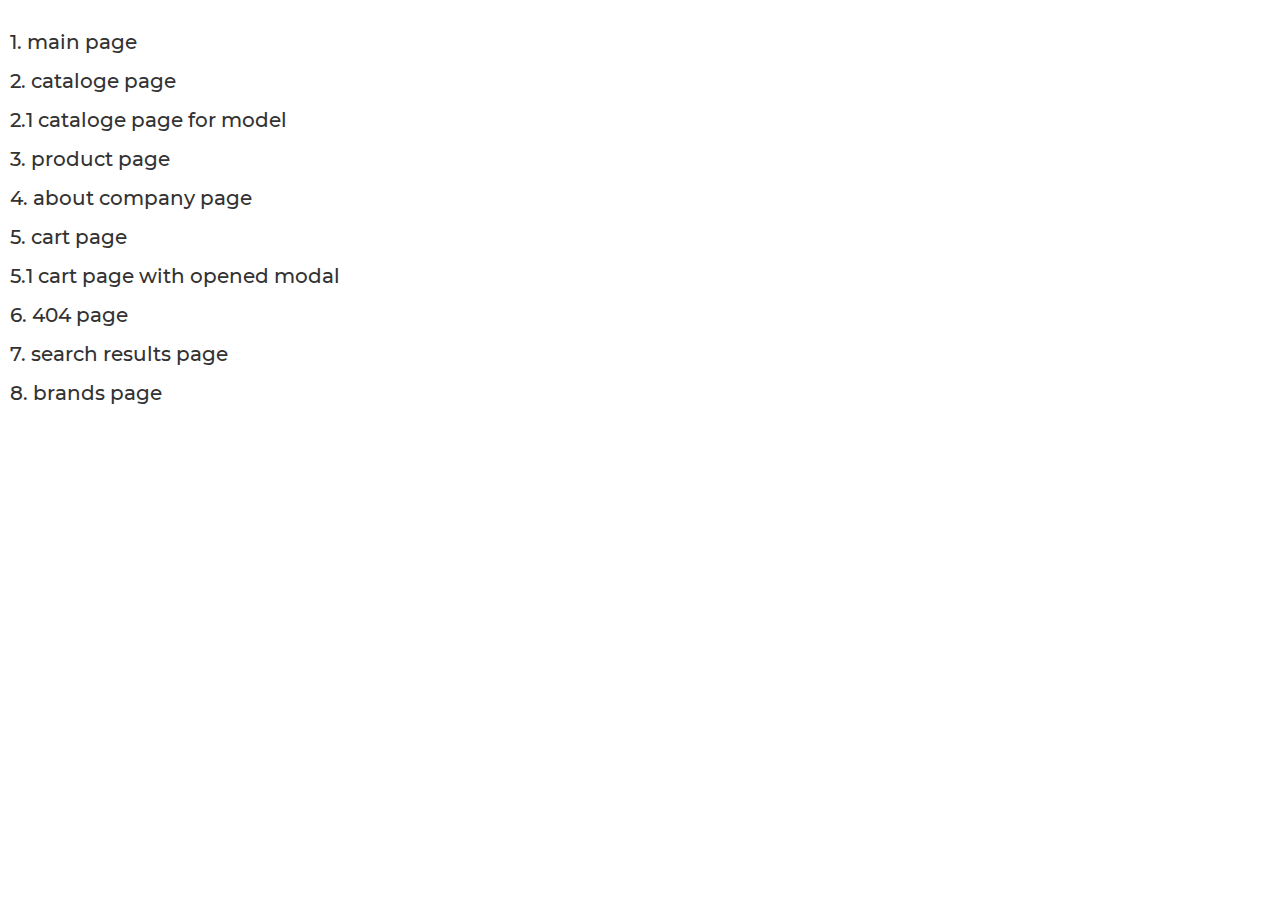
<file: index.html>
<!DOCTYPE html>
<html lang="en">

<head>
    <meta charset="UTF-8">
    <meta http-equiv="X-UA-Compatible" content="IE=edge">
    <meta name="viewport" content="width=device-width, initial-scale=1.0">
    <title>Document</title>
    <link rel="stylesheet" href="./css/styles.css">
    <script src="./js/index.js" defer></script>
</head>

<body>

    <div class="pages-nav">
        <div class="container">
            <div class="pages-nav__item"><a class="pages-nav__link" href="./main.html">1. main page</a></div>
            <div class="pages-nav__item"><a class="pages-nav__link" href="./cataloge.html">2. cataloge page</a></div>
            <div class="pages-nav__item"><a class="pages-nav__link" href="./catalogeForModel.html">2.1 cataloge page for model</a></div>
            <div class="pages-nav__item"><a class="pages-nav__link" href="./product.html">3. product page</a></div>
            <div class="pages-nav__item"><a class="pages-nav__link" href="./company.html">4. about company page</a></div>
            <div class="pages-nav__item"><a class="pages-nav__link" href="./cart.html">5. cart page</a></div>
            <div class="pages-nav__item"><a class="pages-nav__link" href="./cartOpenModal.html">5.1 cart page with opened modal</a></div>
            <div class="pages-nav__item"><a class="pages-nav__link" href="./404.html">6. 404 page</a></div>
            <div class="pages-nav__item"><a class="pages-nav__link" href="./searchResults.html">7. search results page</a></div>
            <div class="pages-nav__item"><a class="pages-nav__link" href="./brands.html">8. brands page</a></div>
        </div>

    </div>

</body>

</html>
</file>
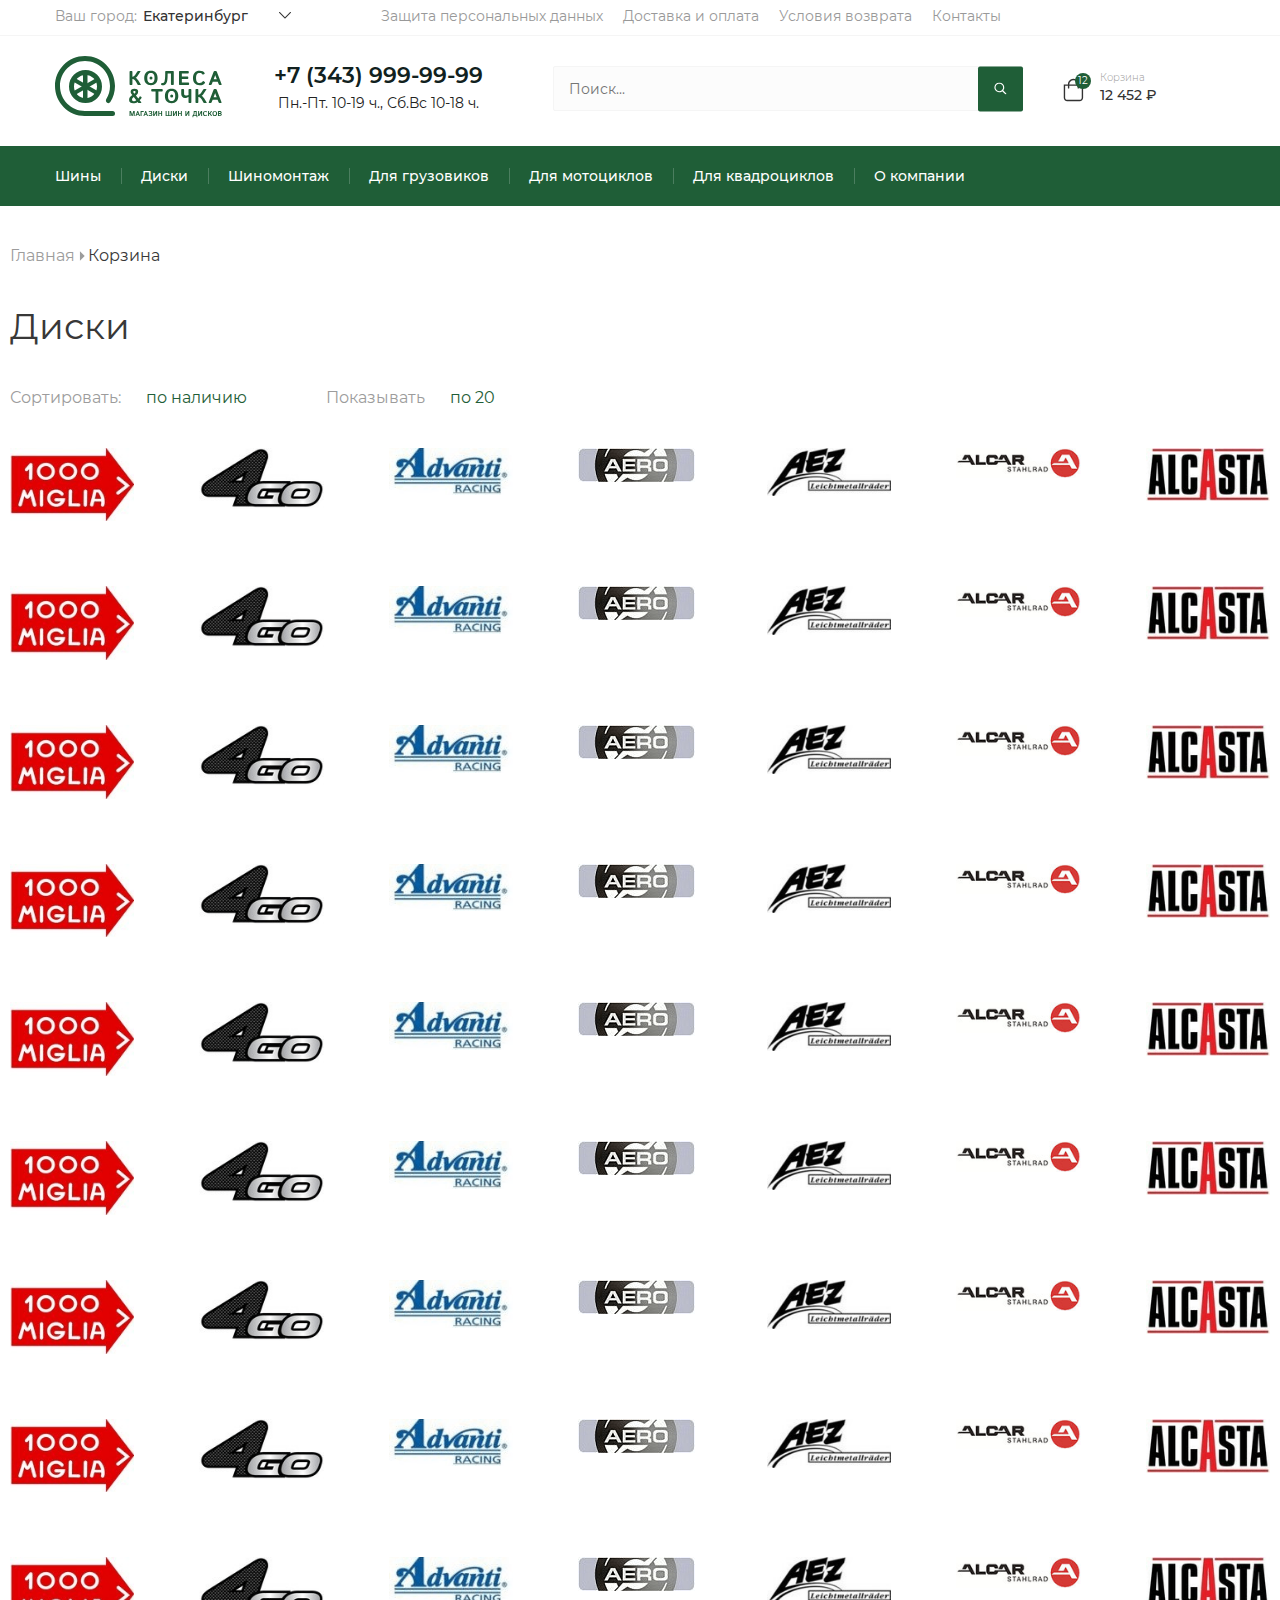
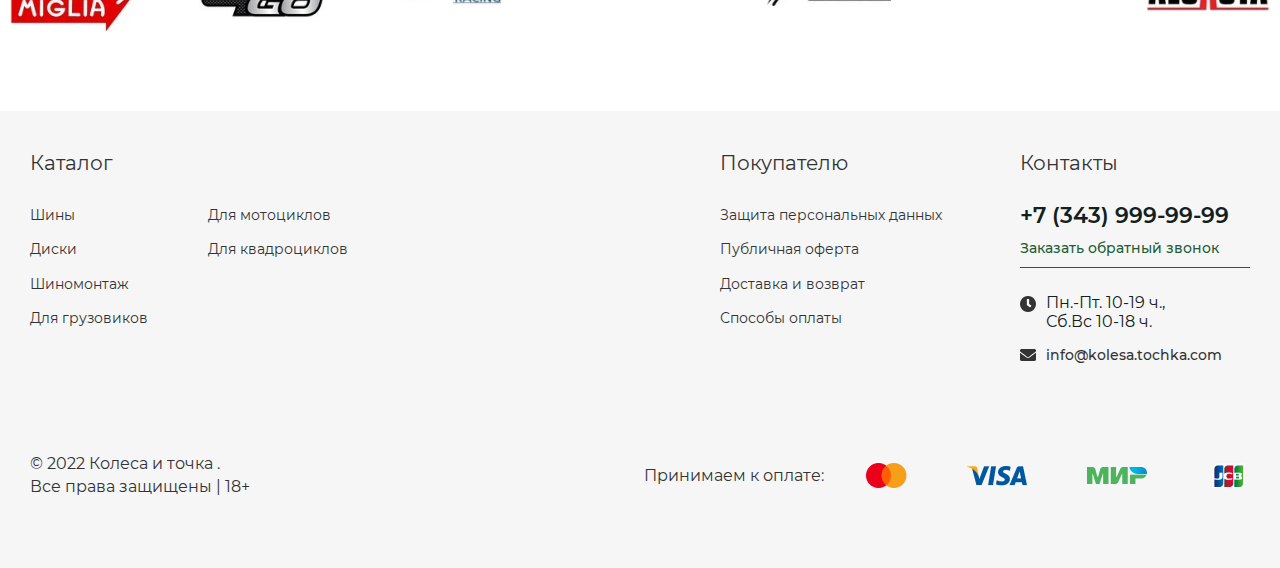
<file: brands.html>
<!DOCTYPE html>
<html lang="en">

<head>
    <meta charset="UTF-8">
    <meta http-equiv="X-UA-Compatible" content="IE=edge">
    <meta name="viewport" content="width=device-width, initial-scale=1.0">
    <title>Document</title>
    <link rel="stylesheet" href="./css/styles.css">
    <script src="./js/index.js" defer></script>
</head>

<body>

    <header class="header">
        <div class="header__inner">

            <div class="header__wrapper">

                <div class="locationSelect-wrap">
                    <div class="locationSelect-title">Ваш город:</div>
                    <div class="locationSelect">
                        <div class="locationSelect__trigger">
                            <div class="locationSelect__trigger-text">Екатеринбург</div>
                            <div class="locationSelect__trigger-icon">
                                <svg width="13" height="7" viewBox="0 0 13 7" fill="none"
                                    xmlns="http://www.w3.org/2000/svg">
                                    <path
                                        d="M12.9055 0.353949C12.967 0.415364 12.9977 0.507487 12.9977 0.59961C12.9977 0.722441 12.967 0.783856 12.9055 0.845272L7.23559 6.50749C7.17409 6.5689 7.11259 6.59961 6.98959 6.59961C6.89734 6.59961 6.80509 6.5689 6.7436 6.50749L1.07369 0.845272C1.01219 0.783856 0.981445 0.722441 0.981445 0.59961C0.981445 0.507487 1.01219 0.415364 1.07369 0.353949L1.31969 0.108286C1.38119 0.0468707 1.47344 0.0161633 1.56568 0.0161633C1.68868 0.0161633 1.78093 0.0468707 1.84243 0.108286L6.98959 5.27918L12.1368 0.108286C12.229 0.0468707 12.3212 0.0161633 12.4135 0.0161633C12.5365 0.0161633 12.598 0.0468707 12.6595 0.108286L12.9055 0.353949Z"
                                        fill="#333333" />
                                </svg>
                            </div>
                        </div>
                        <div class="locationSelect__list">
                            <div class="searchForm-wrap">
                                <form class="searchForm">
                                    <div class="searchForm__inner">
                                        <div class="searchForm__input-wrap">
                                            <input class="searchForm__input" type="text" placeholder="Поиск...">
                                        </div>
                                        <div class="searchForm__button-wrap">
                                            <button class="searchForm__submitButton" type="submit">
                                                <svg width="13" height="12" viewBox="0 0 13 12" fill="none"
                                                    xmlns="http://www.w3.org/2000/svg">
                                                    <path fill-rule="evenodd" clip-rule="evenodd"
                                                        d="M12.2285 11.669L11.9803 11.8345C11.8975 11.9172 11.732 12 11.6492 12C11.5665 12 11.4837 12 11.4837 11.9172C11.4009 11.9172 11.4009 11.8345 11.3182 11.8345L8.42163 8.93793C8.33887 8.93793 8.33887 8.85517 8.33887 8.77241C7.92508 9.10345 7.51128 9.26897 7.09749 9.43448C6.51818 9.68276 5.93887 9.76552 5.2768 9.76552C4.36646 9.76552 3.53887 9.51724 2.79404 9.10345C2.04922 8.77241 1.46991 8.11034 1.05611 7.36552C0.642319 6.62069 0.394043 5.7931 0.394043 4.88276C0.394043 3.97241 0.642319 3.14483 1.05611 2.4C1.46991 1.73793 2.04922 1.07586 2.79404 0.662069C3.62163 0.248276 4.44922 0 5.2768 0C6.18715 0 7.01473 0.248276 7.75956 0.662069C8.50439 1.07586 9.0837 1.73793 9.58025 2.48276C9.99404 3.22759 10.2423 4.05517 10.2423 4.96552C10.2423 5.62759 10.1596 6.2069 9.91128 6.78621C9.74577 7.2 9.49749 7.61379 9.24922 8.02759C9.33197 8.02759 9.33197 8.11035 9.33197 8.11035L12.2285 11.0069C12.3113 11.0897 12.394 11.2552 12.394 11.3379C12.394 11.4207 12.394 11.5862 12.2285 11.669ZM5.2768 8.68966C5.93887 8.68966 6.60094 8.52414 7.18025 8.1931C7.75956 7.86207 8.17335 7.36552 8.58715 6.78621C8.91818 6.2069 9.0837 5.54483 9.0837 4.88276C9.0837 4.22069 8.91818 3.55862 8.58715 2.97931C8.25611 2.48276 7.75956 1.98621 7.18025 1.65517C6.60094 1.32414 6.02163 1.15862 5.2768 1.15862C4.61473 1.15862 3.95266 1.32414 3.37335 1.65517C2.79404 1.98621 2.38025 2.48276 2.04922 3.06207C1.71818 3.64138 1.55266 4.22069 1.55266 4.88276C1.55266 5.54483 1.71818 6.2069 2.04922 6.78621C2.38025 7.36552 2.8768 7.77931 3.45611 8.1931C3.95266 8.52414 4.61473 8.68966 5.2768 8.68966Z"
                                                        fill="white" />
                                                </svg>
                                            </button>
                                        </div>
                                    </div>
                                </form>
                            </div>
                            <div class="locationSelect__listItems" data-simplebar>
                                <div class="locationSelect__listItem ">Москва</div>
                                <div class="locationSelect__listItem">Санкт-Петербург</div>
                                <div class="locationSelect__listItem">Самара</div>
                                <div class="locationSelect__listItem">Екатеринбург</div>
                                <div class="locationSelect__listItem">Казань</div>
                                <div class="locationSelect__listItem">Уфа</div>
                                <div class="locationSelect__listItem">Пермь</div>
                                <div class="locationSelect__listItem">Екатеринбург</div>
                                <div class="locationSelect__listItem">Казань</div>
                                <div class="locationSelect__listItem">Уфа</div>
                                <div class="locationSelect__listItem">Пермь</div>
                                <div class="locationSelect__listItem">Екатеринбург</div>
                                <div class="locationSelect__listItem">Казань</div>
                                <div class="locationSelect__listItem">Уфа</div>
                                <div class="locationSelect__listItem">Пермь</div>
                            </div>
                        </div>
                    </div>
                </div>

                <div class="header__extraLinks">
                    <a class="header__extraLink" href="#">
                        Защита персональных данных
                    </a>
                    <a class="header__extraLink" href="#">
                        Доставка и оплата
                    </a>
                    <a class="header__extraLink" href="#">
                        Условия возврата
                    </a>
                    <a class="header__extraLink" href="#">
                        Контакты
                    </a>
                </div>

                <div class="callbackModal-btn">Заказать обратный звонок</div>

            </div>

            <div class="header__wrapper">

                <a class="logo" href="#">
                    <svg width="169" height="62" viewBox="0 0 169 62" fill="none"
                        xmlns="http://www.w3.org/2000/svg">
                        <circle cx="30.5" cy="30.5" r="14" stroke="#1F5E37" stroke-width="5" />
                        <rect x="28" y="17" width="4.5" height="27" fill="#1F5E37" />
                        <rect x="28" y="60" width="5" height="32" rx="2.5" transform="rotate(-90 28 60)"
                            fill="#1F5E37" />
                        <rect x="18" y="25.4639" width="4" height="27" transform="rotate(-60 18 25.4639)"
                            fill="#1F5E37" />
                        <rect x="20" y="38.9639" width="4" height="27" transform="rotate(-120 20 38.9639)"
                            fill="#1F5E37" />
                        <path fill-rule="evenodd" clip-rule="evenodd"
                            d="M30 55C30.3283 55 30.6552 54.9937 30.9804 54.9811C30.9911 54.9807 31 54.9893 31 55V58.9835C31 59.5411 30.5576 60 30 60C13.4315 60 0 46.5685 0 30C0 13.4315 13.4315 0 30 0C46.5685 0 60 13.4315 60 30C60 35.9227 58.2837 41.4446 55.3213 46.0953C54.6379 47.1682 53.2181 47.4387 52.1286 46.782C50.858 46.0162 50.5516 44.3157 51.3272 43.051C53.6569 39.2521 55 34.7829 55 30C55 16.1929 43.8071 5 30 5C16.1929 5 5 16.1929 5 30C5 43.8071 16.1929 55 30 55Z"
                            fill="#1F5E37" />
                        <path
                            d="M75.2461 29C74.7904 29 74.5625 28.7559 74.5625 28.2676V15.7285C74.5625 15.2402 74.7904 14.9961 75.2461 14.9961H76.7305C77.1862 14.9961 77.4141 15.2402 77.4141 15.7285V20.6504H77.707C78.1432 20.6504 78.5924 20.4681 79.0547 20.1035C79.5169 19.7389 79.9206 19.2865 80.2656 18.7461L82.3164 15.5723C82.5638 15.1882 82.8568 14.9961 83.1953 14.9961H84.9238C85.5553 14.9961 85.679 15.276 85.2949 15.8359L82.668 19.6836C82.3424 20.1589 82.0202 20.556 81.7012 20.875C81.3887 21.194 80.9948 21.5098 80.5195 21.8223V21.832C81.0143 22.0208 81.4635 22.291 81.8672 22.6426C82.2708 22.9876 82.7135 23.5443 83.1953 24.3125L85.5977 28.1602C85.9492 28.7201 85.8255 29 85.2266 29H83.4004C83.0358 29 82.7428 28.8079 82.5215 28.4238L80.6758 25.25C80.3307 24.651 79.8913 24.1335 79.3574 23.6973C78.8301 23.2546 78.3288 23.0332 77.8535 23.0332H77.4141V28.2676C77.4141 28.7559 77.1862 29 76.7305 29H75.2461ZM89.2039 21.998C89.2039 19.752 89.7833 17.9681 90.9422 16.6465C92.101 15.3249 93.7547 14.6641 95.9031 14.6641C98.0516 14.6641 99.7052 15.3249 100.864 16.6465C102.023 17.9681 102.602 19.752 102.602 21.998C102.602 24.2441 102.023 26.028 100.864 27.3496C99.7052 28.6712 98.0516 29.332 95.9031 29.332C93.7547 29.332 92.101 28.6712 90.9422 27.3496C89.7833 26.028 89.2039 24.2441 89.2039 21.998ZM92.2508 21.998C92.2508 23.6257 92.5405 24.8724 93.1199 25.7383C93.7059 26.5977 94.6336 27.0273 95.9031 27.0273C97.1727 27.0273 98.0971 26.5977 98.6766 25.7383C99.2625 24.8724 99.5555 23.6257 99.5555 21.998C99.5555 20.3704 99.2625 19.127 98.6766 18.2676C98.0971 17.4017 97.1727 16.9688 95.9031 16.9688C94.6336 16.9688 93.7059 17.4017 93.1199 18.2676C92.5405 19.127 92.2508 20.3704 92.2508 21.998ZM106.423 29.0977C106.15 29.0065 106.052 28.7852 106.13 28.4336L106.384 27.3203C106.463 26.9753 106.668 26.8516 107 26.9492C107.182 27.0013 107.371 27.0273 107.566 27.0273C108.562 27.0273 109.249 26.3177 109.627 24.8984C110.004 23.4727 110.193 21.2917 110.193 18.3555V15.7285C110.193 15.2402 110.421 14.9961 110.877 14.9961H118.103C118.559 14.9961 118.787 15.2402 118.787 15.7285V28.2676C118.787 28.7559 118.559 29 118.103 29H116.619C116.163 29 115.935 28.7559 115.935 28.2676V17.418H112.634V18.9023C112.634 22.776 112.254 25.4844 111.492 27.0273C110.73 28.5638 109.496 29.332 107.791 29.332C107.361 29.332 106.905 29.2539 106.423 29.0977ZM124.678 29C124.222 29 123.995 28.7559 123.995 28.2676V15.7285C123.995 15.2402 124.222 14.9961 124.678 14.9961H133.057C133.545 14.9961 133.789 15.2077 133.789 15.6309V16.7832C133.789 17.2064 133.545 17.418 133.057 17.418H126.846V20.5234H132.539C133.028 20.5234 133.272 20.735 133.272 21.1582V22.3105C133.272 22.7337 133.028 22.9453 132.539 22.9453H126.846V26.5781H133.37C133.858 26.5781 134.102 26.7897 134.102 27.2129V28.3652C134.102 28.7884 133.858 29 133.37 29H124.678ZM137.972 21.998C137.972 19.752 138.542 17.9681 139.681 16.6465C140.82 15.3249 142.464 14.6641 144.613 14.6641C145.849 14.6641 146.898 14.8561 147.757 15.2402C148.616 15.6243 149.222 16.181 149.573 16.9102C149.808 17.3919 149.769 17.7174 149.456 17.8867L148.284 18.5117C147.874 18.7331 147.536 18.6094 147.269 18.1406C147.099 17.8411 146.784 17.571 146.321 17.3301C145.866 17.0892 145.329 16.9688 144.71 16.9688C143.343 16.9688 142.386 17.4017 141.839 18.2676C141.292 19.127 141.019 20.3704 141.019 21.998C141.019 23.6257 141.292 24.8724 141.839 25.7383C142.386 26.5977 143.343 27.0273 144.71 27.0273C145.446 27.0273 146.064 26.8613 146.566 26.5293C147.073 26.1973 147.425 25.8815 147.62 25.582C147.939 25.0938 148.278 24.9701 148.636 25.2109L149.808 25.9922C150.127 26.207 150.159 26.5326 149.905 26.9688C149.528 27.6198 148.88 28.1764 147.962 28.6387C147.044 29.1009 145.928 29.332 144.613 29.332C142.497 29.332 140.859 28.6712 139.7 27.3496C138.548 26.028 137.972 24.2441 137.972 21.998ZM154.303 29C153.834 29 153.681 28.7852 153.844 28.3555L158.629 15.7871C158.831 15.2598 159.137 14.9961 159.547 14.9961H160.914C161.324 14.9961 161.63 15.2598 161.832 15.7871L166.617 28.3555C166.78 28.7852 166.627 29 166.158 29H164.605C164.176 29 163.876 28.7754 163.707 28.3262L162.711 25.6992H157.75L156.754 28.3262C156.585 28.7754 156.285 29 155.855 29H154.303ZM158.658 23.2773H161.803L160.602 20.1719C160.458 19.8073 160.37 19.5436 160.338 19.3809C160.312 19.2116 160.283 18.9642 160.25 18.6387H160.211C160.178 18.9642 160.146 19.2116 160.113 19.3809C160.087 19.5436 160.003 19.8073 159.859 20.1719L158.658 23.2773ZM74.0938 43.9141C74.0938 42.9505 74.3379 42.1009 74.8262 41.3652C75.3145 40.6296 76.1478 39.8385 77.3262 38.9922C76.8639 38.4714 76.4668 37.9831 76.1348 37.5273C75.8027 37.0651 75.6367 36.4336 75.6367 35.6328C75.6367 34.8516 75.9427 34.1615 76.5547 33.5625C77.1732 32.9635 78.1888 32.6641 79.6016 32.6641C80.474 32.6641 81.2845 32.8854 82.0332 33.3281C82.7884 33.7708 83.166 34.5358 83.166 35.623C83.166 36.4303 82.9967 37.1204 82.6582 37.6934C82.3197 38.2598 81.7533 38.8424 80.959 39.4414L83.3027 42.5078C83.5957 42.2344 83.8626 41.9219 84.1035 41.5703C84.3444 41.2188 84.5072 40.9453 84.5918 40.75C84.7741 40.3268 85.0573 40.2292 85.4414 40.457L86.4766 41.082C86.6719 41.1862 86.6914 41.4303 86.5352 41.8145C86.3529 42.2637 86.1217 42.6901 85.8418 43.0938C85.5618 43.4974 85.1777 43.9108 84.6895 44.334L86.2129 46.3555C86.5384 46.7852 86.4375 47 85.9102 47H84.1035C83.6217 47 83.2409 46.8079 82.9609 46.4238L82.6094 45.9453C81.9583 46.4661 81.2845 46.8275 80.5879 47.0293C79.8913 47.2311 79.084 47.332 78.166 47.332C76.9876 47.332 76.0143 47.0586 75.2461 46.5117C74.4779 45.9648 74.0938 45.099 74.0938 43.9141ZM77.0234 43.7969C77.0234 44.2331 77.1764 44.5781 77.4824 44.832C77.7949 45.0794 78.1562 45.2031 78.5664 45.2031C79.1133 45.2031 79.5853 45.1315 79.9824 44.9883C80.3796 44.8451 80.806 44.5781 81.2617 44.1875L78.7617 40.9062C78.1367 41.4141 77.6908 41.8633 77.4238 42.2539C77.1569 42.6445 77.0234 43.1589 77.0234 43.7969ZM78.2734 35.7402C78.2734 36.196 78.3939 36.5671 78.6348 36.8535C78.8822 37.1335 79.1523 37.4199 79.4453 37.7129C79.8555 37.3418 80.1387 37.0586 80.2949 36.8633C80.4512 36.6615 80.5293 36.3457 80.5293 35.916C80.5293 35.5905 80.4251 35.3431 80.2168 35.1738C80.015 34.998 79.7383 34.9102 79.3867 34.9102C79.0156 34.9102 78.7357 35.0176 78.5469 35.2324C78.3646 35.4408 78.2734 35.61 78.2734 35.7402ZM96.9629 35.4961C96.4746 35.4961 96.2305 35.2845 96.2305 34.8613V33.6309C96.2305 33.2077 96.4746 32.9961 96.9629 32.9961H107.002C107.49 32.9961 107.734 33.2077 107.734 33.6309V34.8613C107.734 35.2845 107.49 35.4961 107.002 35.4961H103.408V46.4629C103.408 46.821 103.245 47 102.92 47H101.045C100.719 47 100.557 46.821 100.557 46.4629V35.4961H96.9629ZM109.906 39.998C109.906 37.752 110.486 35.9681 111.645 34.6465C112.803 33.3249 114.457 32.6641 116.605 32.6641C118.754 32.6641 120.408 33.3249 121.566 34.6465C122.725 35.9681 123.305 37.752 123.305 39.998C123.305 42.2441 122.725 44.028 121.566 45.3496C120.408 46.6712 118.754 47.332 116.605 47.332C114.457 47.332 112.803 46.6712 111.645 45.3496C110.486 44.028 109.906 42.2441 109.906 39.998ZM112.953 39.998C112.953 41.6257 113.243 42.8724 113.822 43.7383C114.408 44.5977 115.336 45.0273 116.605 45.0273C117.875 45.0273 118.799 44.5977 119.379 43.7383C119.965 42.8724 120.258 41.6257 120.258 39.998C120.258 38.3704 119.965 37.127 119.379 36.2676C118.799 35.4017 117.875 34.9688 116.605 34.9688C115.336 34.9688 114.408 35.4017 113.822 36.2676C113.243 37.127 112.953 38.3704 112.953 39.998ZM126.238 37.8984V33.7285C126.238 33.2402 126.466 32.9961 126.922 32.9961H128.406C128.862 32.9961 129.09 33.2402 129.09 33.7285V37.4297C129.09 38.224 129.233 38.7806 129.52 39.0996C129.806 39.4186 130.2 39.5781 130.701 39.5781C131.17 39.5781 131.609 39.5358 132.02 39.4512C132.436 39.3665 132.931 39.1908 133.504 38.9238V33.7285C133.504 33.2402 133.732 32.9961 134.188 32.9961H135.672C136.128 32.9961 136.355 33.2402 136.355 33.7285V46.2676C136.355 46.7559 136.128 47 135.672 47H134.188C133.732 47 133.504 46.7559 133.504 46.2676V42.2051C133.504 41.8145 133.52 41.4238 133.553 41.0332H133.484C133.016 41.2741 132.452 41.4759 131.795 41.6387C131.137 41.8014 130.532 41.8828 129.979 41.8828C128.839 41.8828 127.931 41.4857 127.254 40.6914C126.577 39.8971 126.238 38.9661 126.238 37.8984ZM141.164 47C140.708 47 140.48 46.7559 140.48 46.2676V33.7285C140.48 33.2402 140.708 32.9961 141.164 32.9961H142.648C143.104 32.9961 143.332 33.2402 143.332 33.7285V38.6504H143.625C144.061 38.6504 144.51 38.4681 144.973 38.1035C145.435 37.7389 145.839 37.2865 146.184 36.7461L148.234 33.5723C148.482 33.1882 148.775 32.9961 149.113 32.9961H150.842C151.473 32.9961 151.597 33.276 151.213 33.8359L148.586 37.6836C148.26 38.1589 147.938 38.556 147.619 38.875C147.307 39.194 146.913 39.5098 146.438 39.8223V39.832C146.932 40.0208 147.382 40.291 147.785 40.6426C148.189 40.9876 148.632 41.5443 149.113 42.3125L151.516 46.1602C151.867 46.7201 151.743 47 151.145 47H149.318C148.954 47 148.661 46.8079 148.439 46.4238L146.594 43.25C146.249 42.651 145.809 42.1335 145.275 41.6973C144.748 41.2546 144.247 41.0332 143.771 41.0332H143.332V46.2676C143.332 46.7559 143.104 47 142.648 47H141.164ZM154.205 47C153.736 47 153.583 46.7852 153.746 46.3555L158.531 33.7871C158.733 33.2598 159.039 32.9961 159.449 32.9961H160.816C161.227 32.9961 161.533 33.2598 161.734 33.7871L166.52 46.3555C166.682 46.7852 166.529 47 166.061 47H164.508C164.078 47 163.779 46.7754 163.609 46.3262L162.613 43.6992H157.652L156.656 46.3262C156.487 46.7754 156.188 47 155.758 47H154.205ZM158.561 41.2773H161.705L160.504 38.1719C160.361 37.8073 160.273 37.5436 160.24 37.3809C160.214 37.2116 160.185 36.9642 160.152 36.6387H160.113C160.081 36.9642 160.048 37.2116 160.016 37.3809C159.99 37.5436 159.905 37.8073 159.762 38.1719L158.561 41.2773Z"
                            fill="#1F5E37" />
                        <path
                            d="M74.7861 60C74.6266 60 74.5469 59.9146 74.5469 59.7437V55.355C74.5469 55.1841 74.6266 55.0986 74.7861 55.0986H75.7773C75.9095 55.0986 76.0041 55.1898 76.061 55.3721L76.9873 58.3696C77.0283 58.4995 77.0568 58.6066 77.0728 58.6909C77.0887 58.7729 77.1024 58.8709 77.1138 58.9849H77.1343C77.1457 58.8709 77.1593 58.7729 77.1753 58.6909C77.1912 58.6066 77.2197 58.4995 77.2607 58.3696L78.187 55.3721C78.244 55.1898 78.3385 55.0986 78.4707 55.0986H79.4619C79.6214 55.0986 79.7012 55.1841 79.7012 55.355V59.7437C79.7012 59.9146 79.6214 60 79.4619 60H78.9424C78.7829 60 78.7031 59.9146 78.7031 59.7437V56.9204C78.7031 56.7837 78.7088 56.647 78.7202 56.5103H78.6963L77.7085 59.7231C77.6515 59.9077 77.5535 60 77.4146 60H76.8335C76.6945 60 76.5965 59.9077 76.5396 59.7231L75.5518 56.5103H75.5278C75.5392 56.647 75.5449 56.7837 75.5449 56.9204V59.7437C75.5449 59.9146 75.4652 60 75.3057 60H74.7861ZM80.6411 60C80.4771 60 80.4235 59.9248 80.4805 59.7744L82.1553 55.3755C82.2259 55.1909 82.333 55.0986 82.4766 55.0986H82.9551C83.0986 55.0986 83.2057 55.1909 83.2764 55.3755L84.9512 59.7744C85.0081 59.9248 84.9546 60 84.7905 60H84.2471C84.0967 60 83.9919 59.9214 83.9326 59.7642L83.584 58.8447H81.8477L81.499 59.7642C81.4398 59.9214 81.335 60 81.1846 60H80.6411ZM82.1655 57.9971H83.2661L82.8457 56.9102C82.7956 56.7826 82.7648 56.6903 82.7534 56.6333C82.7443 56.5741 82.734 56.4875 82.7227 56.3735H82.709C82.6976 56.4875 82.6862 56.5741 82.6748 56.6333C82.6657 56.6903 82.6361 56.7826 82.5859 56.9102L82.1655 57.9971ZM85.7988 60C85.6393 60 85.5596 59.9146 85.5596 59.7437V55.355C85.5596 55.1841 85.6393 55.0986 85.7988 55.0986H88.4614C88.6323 55.0986 88.7178 55.1727 88.7178 55.3208V55.7241C88.7178 55.8722 88.6323 55.9463 88.4614 55.9463H86.5576V59.7437C86.5576 59.9146 86.4779 60 86.3184 60H85.7988ZM88.6323 60C88.4683 60 88.4147 59.9248 88.4717 59.7744L90.1465 55.3755C90.2171 55.1909 90.3242 55.0986 90.4678 55.0986H90.9463C91.0898 55.0986 91.1969 55.1909 91.2676 55.3755L92.9424 59.7744C92.9993 59.9248 92.9458 60 92.7817 60H92.2383C92.0879 60 91.9831 59.9214 91.9238 59.7642L91.5752 58.8447H89.8389L89.4902 59.7642C89.431 59.9214 89.3262 60 89.1758 60H88.6323ZM90.1567 57.9971H91.2573L90.8369 56.9102C90.7868 56.7826 90.756 56.6903 90.7446 56.6333C90.7355 56.5741 90.7253 56.4875 90.7139 56.3735H90.7002C90.6888 56.4875 90.6774 56.5741 90.666 56.6333C90.6569 56.6903 90.6273 56.7826 90.5771 56.9102L90.1567 57.9971ZM93.5679 59.4873C93.4539 59.3574 93.4437 59.2446 93.5371 59.1489L93.8652 58.8105C93.9609 58.7103 94.0863 58.7297 94.2412 58.8687C94.3506 58.9666 94.4907 59.0646 94.6616 59.1626C94.8325 59.2606 95.0581 59.3096 95.3384 59.3096C95.605 59.3096 95.8397 59.2606 96.0425 59.1626C96.2476 59.0646 96.3501 58.8721 96.3501 58.585C96.3501 58.2979 96.2646 58.0996 96.0938 57.9902C95.9251 57.8809 95.7007 57.8262 95.4204 57.8262H94.853C94.6821 57.8262 94.5967 57.7544 94.5967 57.6108V57.2417C94.5967 57.0936 94.6821 57.0195 94.853 57.0195H95.2769C95.6619 57.0195 95.9172 56.9591 96.0425 56.8384C96.1678 56.7176 96.2305 56.5615 96.2305 56.3701C96.2305 56.1719 96.1587 56.026 96.0151 55.9326C95.8739 55.8369 95.6483 55.7891 95.3384 55.7891C95.0991 55.7891 94.8895 55.8267 94.7095 55.9019C94.5317 55.9748 94.3984 56.0522 94.3096 56.1343C94.1615 56.2687 94.035 56.279 93.9302 56.165L93.6465 55.854C93.5394 55.7378 93.5542 55.6239 93.6909 55.5122C93.9347 55.3117 94.1911 55.1738 94.46 55.0986C94.7311 55.0212 95.0353 54.9824 95.3726 54.9824C95.9878 54.9824 96.4526 55.1009 96.7671 55.3379C97.0838 55.5749 97.2422 55.8848 97.2422 56.2676C97.2422 56.5957 97.1533 56.8475 96.9756 57.0229C96.8001 57.1961 96.5837 57.3146 96.3262 57.3784V57.3921C96.611 57.4217 96.8639 57.5493 97.085 57.7749C97.306 58.0005 97.4165 58.2899 97.4165 58.6431C97.4165 59.1034 97.2319 59.4645 96.8628 59.7266C96.4959 59.9863 95.9821 60.1162 95.3213 60.1162C94.8519 60.1162 94.485 60.0615 94.2207 59.9521C93.9587 59.8405 93.741 59.6855 93.5679 59.4873ZM98.418 60C98.2585 60 98.1787 59.9146 98.1787 59.7437V55.355C98.1787 55.1841 98.2585 55.0986 98.418 55.0986H98.9375C99.097 55.0986 99.1768 55.1841 99.1768 55.355V58.0518C99.1768 58.1885 99.1711 58.3252 99.1597 58.4619H99.1836L100.858 55.3379C100.945 55.1784 101.093 55.0986 101.303 55.0986H101.945C102.105 55.0986 102.185 55.1841 102.185 55.355V59.7437C102.185 59.9146 102.105 60 101.945 60H101.426C101.266 60 101.187 59.9146 101.187 59.7437V57.0469C101.187 56.9102 101.192 56.7734 101.204 56.6367H101.18L99.5049 59.7607C99.4183 59.9202 99.2702 60 99.0605 60H98.418ZM103.518 60C103.358 60 103.278 59.9146 103.278 59.7437V55.355C103.278 55.1841 103.358 55.0986 103.518 55.0986H104.037C104.197 55.0986 104.276 55.1841 104.276 55.355V57.0264H106.115V55.355C106.115 55.1841 106.195 55.0986 106.354 55.0986H106.874C107.034 55.0986 107.113 55.1841 107.113 55.355V59.7437C107.113 59.9146 107.034 60 106.874 60H106.354C106.195 60 106.115 59.9146 106.115 59.7437V57.874H104.276V59.7437C104.276 59.9146 104.197 60 104.037 60H103.518ZM110.839 60C110.679 60 110.6 59.9146 110.6 59.7437V55.355C110.6 55.1841 110.679 55.0986 110.839 55.0986H111.358C111.518 55.0986 111.598 55.1841 111.598 55.355V59.1523H113.211V55.355C113.211 55.1841 113.291 55.0986 113.45 55.0986H113.97C114.129 55.0986 114.209 55.1841 114.209 55.355V59.1523H115.822V55.355C115.822 55.1841 115.902 55.0986 116.062 55.0986H116.581C116.741 55.0986 116.82 55.1841 116.82 55.355V59.7437C116.82 59.9146 116.741 60 116.581 60H110.839ZM118.153 60C117.994 60 117.914 59.9146 117.914 59.7437V55.355C117.914 55.1841 117.994 55.0986 118.153 55.0986H118.673C118.832 55.0986 118.912 55.1841 118.912 55.355V58.0518C118.912 58.1885 118.906 58.3252 118.895 58.4619H118.919L120.594 55.3379C120.68 55.1784 120.828 55.0986 121.038 55.0986H121.681C121.84 55.0986 121.92 55.1841 121.92 55.355V59.7437C121.92 59.9146 121.84 60 121.681 60H121.161C121.002 60 120.922 59.9146 120.922 59.7437V57.0469C120.922 56.9102 120.928 56.7734 120.939 56.6367H120.915L119.24 59.7607C119.154 59.9202 119.006 60 118.796 60H118.153ZM123.253 60C123.093 60 123.014 59.9146 123.014 59.7437V55.355C123.014 55.1841 123.093 55.0986 123.253 55.0986H123.772C123.932 55.0986 124.012 55.1841 124.012 55.355V57.0264H125.851V55.355C125.851 55.1841 125.93 55.0986 126.09 55.0986H126.609C126.769 55.0986 126.849 55.1841 126.849 55.355V59.7437C126.849 59.9146 126.769 60 126.609 60H126.09C125.93 60 125.851 59.9146 125.851 59.7437V57.874H124.012V59.7437C124.012 59.9146 123.932 60 123.772 60H123.253ZM130.574 60C130.415 60 130.335 59.9146 130.335 59.7437V55.355C130.335 55.1841 130.415 55.0986 130.574 55.0986H131.094C131.253 55.0986 131.333 55.1841 131.333 55.355V58.0518C131.333 58.1885 131.327 58.3252 131.316 58.4619H131.34L133.015 55.3379C133.101 55.1784 133.249 55.0986 133.459 55.0986H134.102C134.261 55.0986 134.341 55.1841 134.341 55.355V59.7437C134.341 59.9146 134.261 60 134.102 60H133.582C133.423 60 133.343 59.9146 133.343 59.7437V57.0469C133.343 56.9102 133.348 56.7734 133.36 56.6367H133.336L131.661 59.7607C131.575 59.9202 131.426 60 131.217 60H130.574ZM137.69 61.2646C137.554 61.2646 137.485 61.1849 137.485 61.0254V59.4087C137.485 59.2378 137.588 59.1523 137.793 59.1523H137.94C138.238 58.8424 138.442 58.4984 138.552 58.1201C138.661 57.7419 138.716 57.1152 138.716 56.2402V55.355C138.716 55.1841 138.796 55.0986 138.955 55.0986H141.484C141.644 55.0986 141.724 55.1841 141.724 55.355V59.1523H142.065C142.271 59.1523 142.373 59.2378 142.373 59.4087V61.0254C142.373 61.1849 142.305 61.2646 142.168 61.2646H141.724C141.587 61.2646 141.519 61.1849 141.519 61.0254V60H138.34V61.0254C138.34 61.1849 138.271 61.2646 138.135 61.2646H137.69ZM138.952 59.1523H140.726V55.9463H139.57V56.4316C139.57 57.2428 139.512 57.8672 139.396 58.3047C139.28 58.7422 139.132 59.0247 138.952 59.1523ZM143.364 60C143.205 60 143.125 59.9146 143.125 59.7437V55.355C143.125 55.1841 143.205 55.0986 143.364 55.0986H143.884C144.043 55.0986 144.123 55.1841 144.123 55.355V58.0518C144.123 58.1885 144.117 58.3252 144.106 58.4619H144.13L145.805 55.3379C145.891 55.1784 146.039 55.0986 146.249 55.0986H146.892C147.051 55.0986 147.131 55.1841 147.131 55.355V59.7437C147.131 59.9146 147.051 60 146.892 60H146.372C146.213 60 146.133 59.9146 146.133 59.7437V57.0469C146.133 56.9102 146.139 56.7734 146.15 56.6367H146.126L144.451 59.7607C144.365 59.9202 144.216 60 144.007 60H143.364ZM147.972 57.5493C147.972 56.7632 148.171 56.1388 148.57 55.6763C148.969 55.2137 149.544 54.9824 150.296 54.9824C150.729 54.9824 151.096 55.0496 151.396 55.1841C151.697 55.3185 151.909 55.5133 152.032 55.7686C152.114 55.9372 152.101 56.0511 151.991 56.1104L151.581 56.3291C151.438 56.4066 151.319 56.3633 151.226 56.1992C151.166 56.0944 151.056 55.9998 150.894 55.9155C150.735 55.8312 150.547 55.7891 150.33 55.7891C149.852 55.7891 149.517 55.9406 149.325 56.2437C149.134 56.5444 149.038 56.9797 149.038 57.5493C149.038 58.119 149.134 58.5553 149.325 58.8584C149.517 59.1592 149.852 59.3096 150.33 59.3096C150.588 59.3096 150.804 59.2515 150.979 59.1353C151.157 59.019 151.28 58.9085 151.349 58.8037C151.46 58.6328 151.579 58.5895 151.704 58.6738L152.114 58.9473C152.226 59.0225 152.237 59.1364 152.148 59.2891C152.016 59.5169 151.79 59.7118 151.468 59.8735C151.147 60.0353 150.756 60.1162 150.296 60.1162C149.555 60.1162 148.982 59.8849 148.577 59.4224C148.173 58.9598 147.972 58.3354 147.972 57.5493ZM153.311 60C153.151 60 153.071 59.9146 153.071 59.7437V55.355C153.071 55.1841 153.151 55.0986 153.311 55.0986H153.83C153.99 55.0986 154.069 55.1841 154.069 55.355V57.0776H154.172C154.325 57.0776 154.482 57.0138 154.644 56.8862C154.805 56.7586 154.947 56.6003 155.067 56.4111L155.785 55.3003C155.872 55.1659 155.974 55.0986 156.093 55.0986H156.698C156.919 55.0986 156.962 55.1966 156.828 55.3926L155.908 56.7393C155.794 56.9056 155.681 57.0446 155.57 57.1562C155.46 57.2679 155.323 57.3784 155.156 57.4878V57.4912C155.329 57.5573 155.487 57.6519 155.628 57.7749C155.769 57.8957 155.924 58.0905 156.093 58.3594L156.934 59.7061C157.057 59.902 157.013 60 156.804 60H156.165C156.037 60 155.934 59.9328 155.857 59.7983L155.211 58.6875C155.09 58.4779 154.936 58.2967 154.75 58.144C154.565 57.9891 154.389 57.9116 154.223 57.9116H154.069V59.7437C154.069 59.9146 153.99 60 153.83 60H153.311ZM157.426 57.5493C157.426 56.7632 157.629 56.1388 158.034 55.6763C158.44 55.2137 159.019 54.9824 159.771 54.9824C160.522 54.9824 161.101 55.2137 161.507 55.6763C161.912 56.1388 162.115 56.7632 162.115 57.5493C162.115 58.3354 161.912 58.9598 161.507 59.4224C161.101 59.8849 160.522 60.1162 159.771 60.1162C159.019 60.1162 158.44 59.8849 158.034 59.4224C157.629 58.9598 157.426 58.3354 157.426 57.5493ZM158.492 57.5493C158.492 58.119 158.594 58.5553 158.796 58.8584C159.001 59.1592 159.326 59.3096 159.771 59.3096C160.215 59.3096 160.538 59.1592 160.741 58.8584C160.946 58.5553 161.049 58.119 161.049 57.5493C161.049 56.9797 160.946 56.5444 160.741 56.2437C160.538 55.9406 160.215 55.7891 159.771 55.7891C159.326 55.7891 159.001 55.9406 158.796 56.2437C158.594 56.5444 158.492 56.9797 158.492 57.5493ZM163.229 60C163.047 60 162.956 59.9146 162.956 59.7437V55.355C162.956 55.1841 163.047 55.0986 163.229 55.0986H164.392C165.267 55.0986 165.857 55.2069 166.162 55.4233C166.47 55.6375 166.624 55.9679 166.624 56.4146C166.624 56.7267 166.508 56.9683 166.278 57.1392C166.05 57.3101 165.829 57.4092 165.615 57.4365V57.4468C165.823 57.4604 166.066 57.5653 166.347 57.7612C166.627 57.9572 166.767 58.234 166.767 58.5918C166.767 59.0111 166.596 59.3506 166.254 59.6104C165.913 59.8701 165.349 60 164.562 60H163.229ZM163.954 59.166H164.453C164.936 59.166 165.264 59.1239 165.438 59.0396C165.613 58.9552 165.701 58.7843 165.701 58.5269C165.701 58.2853 165.599 58.119 165.396 58.0278C165.196 57.9344 164.882 57.8877 164.453 57.8877H163.954V59.166ZM163.954 57.0811H164.402C164.696 57.0811 164.97 57.0298 165.226 56.9272C165.483 56.8247 165.612 56.6652 165.612 56.4487C165.612 56.2801 165.54 56.1525 165.396 56.0659C165.255 55.9771 164.924 55.9326 164.402 55.9326H163.954V57.0811Z"
                            fill="#1F5E37" />
                        <circle cx="116.7" cy="40" r="1.5" fill="#1F5E37" />
                        <circle cx="96" cy="22" r="1.5" fill="#1F5E37" />
                    </svg>
                </a>

                <div class="header__info">
                    <a class="header__info-phone phone-number" href="tel:">+7 (343) 999-99-99</a>
                    <div class="header__info-workingDays">
                        Пн.-Пт. 10-19 ч., Сб.Вс 10-18 ч.
                    </div>
                </div>

                <div class="searchForm-wrap">
                    <form class="searchForm">
                        <div class="searchForm__inner">
                            <div class="searchForm__input-wrap">
                                <input class="searchForm__input" type="text" placeholder="Поиск...">
                            </div>
                            <div class="searchForm__button-wrap">
                                <button class="searchForm__submitButton" type="submit">
                                    <svg width="13" height="12" viewBox="0 0 13 12" fill="none"
                                        xmlns="http://www.w3.org/2000/svg">
                                        <path fill-rule="evenodd" clip-rule="evenodd"
                                            d="M12.2285 11.669L11.9803 11.8345C11.8975 11.9172 11.732 12 11.6492 12C11.5665 12 11.4837 12 11.4837 11.9172C11.4009 11.9172 11.4009 11.8345 11.3182 11.8345L8.42163 8.93793C8.33887 8.93793 8.33887 8.85517 8.33887 8.77241C7.92508 9.10345 7.51128 9.26897 7.09749 9.43448C6.51818 9.68276 5.93887 9.76552 5.2768 9.76552C4.36646 9.76552 3.53887 9.51724 2.79404 9.10345C2.04922 8.77241 1.46991 8.11034 1.05611 7.36552C0.642319 6.62069 0.394043 5.7931 0.394043 4.88276C0.394043 3.97241 0.642319 3.14483 1.05611 2.4C1.46991 1.73793 2.04922 1.07586 2.79404 0.662069C3.62163 0.248276 4.44922 0 5.2768 0C6.18715 0 7.01473 0.248276 7.75956 0.662069C8.50439 1.07586 9.0837 1.73793 9.58025 2.48276C9.99404 3.22759 10.2423 4.05517 10.2423 4.96552C10.2423 5.62759 10.1596 6.2069 9.91128 6.78621C9.74577 7.2 9.49749 7.61379 9.24922 8.02759C9.33197 8.02759 9.33197 8.11035 9.33197 8.11035L12.2285 11.0069C12.3113 11.0897 12.394 11.2552 12.394 11.3379C12.394 11.4207 12.394 11.5862 12.2285 11.669ZM5.2768 8.68966C5.93887 8.68966 6.60094 8.52414 7.18025 8.1931C7.75956 7.86207 8.17335 7.36552 8.58715 6.78621C8.91818 6.2069 9.0837 5.54483 9.0837 4.88276C9.0837 4.22069 8.91818 3.55862 8.58715 2.97931C8.25611 2.48276 7.75956 1.98621 7.18025 1.65517C6.60094 1.32414 6.02163 1.15862 5.2768 1.15862C4.61473 1.15862 3.95266 1.32414 3.37335 1.65517C2.79404 1.98621 2.38025 2.48276 2.04922 3.06207C1.71818 3.64138 1.55266 4.22069 1.55266 4.88276C1.55266 5.54483 1.71818 6.2069 2.04922 6.78621C2.38025 7.36552 2.8768 7.77931 3.45611 8.1931C3.95266 8.52414 4.61473 8.68966 5.2768 8.68966Z"
                                            fill="white" />
                                    </svg>
                                </button>
                            </div>
                        </div>
                    </form>
                </div>

                <a class="header__cart" href="#">
                    <div class="header__cart-iconWrap">
                        <div class="header__cart-icon">
                            <svg width="21" height="24" viewBox="0 0 21 24" fill="none"
                                xmlns="http://www.w3.org/2000/svg">
                                <path
                                    d="M15.9719 6.3998H20.1209V19.6998C20.1209 20.6623 19.7751 21.4936 19.0836 22.1936C18.3921 22.8936 17.6142 23.1998 16.6634 23.1998H4.2167C3.26591 23.1998 2.44477 22.8936 1.75329 22.1936C1.0618 21.4936 0.759277 20.6623 0.759277 19.6998V6.3998H4.90819C4.90819 5.39355 5.12428 4.4748 5.64289 3.5998C6.11829 2.7248 6.76655 2.06855 7.63091 1.54355C8.49527 1.0623 9.40284 0.799805 10.4401 0.799805C11.4341 0.799805 12.3417 1.0623 13.206 1.54355C14.0704 2.06855 14.7186 2.7248 15.2372 3.5998C15.7126 4.4748 15.9719 5.39355 15.9719 6.3998ZM10.4401 2.1998C9.27319 2.1998 8.27918 2.6373 7.50126 3.4248C6.68012 4.25605 6.29116 5.2623 6.29116 6.3998H14.589C14.589 5.2623 14.1568 4.25605 13.3789 3.4248C12.5577 2.6373 11.5637 2.1998 10.4401 2.1998ZM18.7379 19.6998V7.7998H15.9719V9.89981C15.9719 10.1186 15.8855 10.2936 15.7559 10.4248C15.6262 10.5561 15.4533 10.5998 15.2805 10.5998C15.0644 10.5998 14.8915 10.5561 14.7618 10.4248C14.6322 10.2936 14.589 10.1186 14.589 9.89981V7.7998H6.29116V9.89981C6.29116 10.1186 6.20472 10.2936 6.07507 10.4248C5.94541 10.5561 5.77254 10.5998 5.59967 10.5998C5.38358 10.5998 5.21071 10.5561 5.08106 10.4248C4.95141 10.2936 4.90819 10.1186 4.90819 9.89981V7.7998H2.14225V19.6998C2.14225 20.3123 2.31512 20.7936 2.7473 21.1873C3.13626 21.6248 3.61165 21.7998 4.2167 21.7998H16.6634C17.2253 21.7998 17.7007 21.6248 18.1328 21.1873C18.5218 20.7936 18.7379 20.3123 18.7379 19.6998Z"
                                    fill="#333333" />
                            </svg>
                        </div>
                        <div class="header__cart-counter">12</div>
                    </div>
                    <div class="header__car-tinfo">
                        <div class="header__cartTitle">Корзина</div>
                        <div class="header__cartTotal">12 452 ₽</div>
                    </div>
                </a>

            </div>

            <div class="header__wrapper">

                <nav class="menu">
                    <ul class="menu__list">
                        <li class="menu__list-item">
                            <a class="menu__list-link" href="#">Шины</a>
                        </li>
                        <li class="menu__list-item">
                            <a class="menu__list-link" href="#">Диски</a>
                            <ul class="submenu__list">
                                <li class="submenu__listItem">
                                    <a class="submenu__listLink" href="#">Каталог дисков</a>
                                </li>
                                <li class="submenu__listItem">
                                    <a class="submenu__listLink" href="#">Подбор по размерам</a>
                                </li>
                                <li class="submenu__listItem">
                                    <a class="submenu__listLink" href="#">Цвета дисков</a>
                                </li>
                                <li class="submenu__listItem">
                                    <a class="submenu__listLink" href="#">Размеры дисков</a>
                                </li>
                                <li class="submenu__listItem">
                                    <a class="submenu__listLink" href="#">Покраска дисков</a>
                                </li>
                                <li class="submenu__listItem">
                                    <a class="submenu__listLink" href="#">Секретки</a>
                                </li>
                            </ul>
                        </li>
                        <li class="menu__list-item">
                            <a class="menu__list-link" href="#">Шиномонтаж</a>
                        </li>
                        <li class="menu__list-item">
                            <a class="menu__list-link" href="#">Для грузовиков</a>
                        </li>
                        <li class="menu__list-item">
                            <a class="menu__list-link" href="#">Для мотоциклов</a>
                        </li>
                        <li class="menu__list-item">
                            <a class="menu__list-link" href="#">Для квадроциклов</a>
                        </li>
                        <li class="menu__list-item">
                            <a class="menu__list-link" href="#">О компании</a>
                        </li>
                    </ul>
                </nav>


                <div class="burgerMenuButton">
                    <svg width="24" height="24" viewBox="0 0 24 24" fill="none" xmlns="http://www.w3.org/2000/svg">
                        <path d="M4 18L14 18" stroke="white" stroke-width="2" stroke-linecap="round"
                            stroke-linejoin="round" />
                        <path d="M4 12L20 12" stroke="white" stroke-width="2" stroke-linecap="round"
                            stroke-linejoin="round" />
                        <path d="M4 6L10 6" stroke="white" stroke-width="2" stroke-linecap="round"
                            stroke-linejoin="round" />
                    </svg>

                </div>

            </div>

        </div>
    </header>

    <div class="burgerMenu">
        <div class="burgerMenu__container">

            <div class="burgerMenu__top">
                <div class="locationSelect-wrap">
                    <div class="locationSelect-title">Ваш город:</div>
                    <div class="locationSelect">
                        <div class="locationSelect__trigger">
                            <div class="locationSelect__trigger-text">Екатеринбург</div>
                            <div class="locationSelect__trigger-icon">
                                <svg width="13" height="7" viewBox="0 0 13 7" fill="none"
                                    xmlns="http://www.w3.org/2000/svg">
                                    <path
                                        d="M12.9055 0.353949C12.967 0.415364 12.9977 0.507487 12.9977 0.59961C12.9977 0.722441 12.967 0.783856 12.9055 0.845272L7.23559 6.50749C7.17409 6.5689 7.11259 6.59961 6.98959 6.59961C6.89734 6.59961 6.80509 6.5689 6.7436 6.50749L1.07369 0.845272C1.01219 0.783856 0.981445 0.722441 0.981445 0.59961C0.981445 0.507487 1.01219 0.415364 1.07369 0.353949L1.31969 0.108286C1.38119 0.0468707 1.47344 0.0161633 1.56568 0.0161633C1.68868 0.0161633 1.78093 0.0468707 1.84243 0.108286L6.98959 5.27918L12.1368 0.108286C12.229 0.0468707 12.3212 0.0161633 12.4135 0.0161633C12.5365 0.0161633 12.598 0.0468707 12.6595 0.108286L12.9055 0.353949Z"
                                        fill="#333333" />
                                </svg>
                            </div>
                        </div>
                        <div class="locationSelect__list"></div>
                    </div>
                </div>
                <div class="burgerMenu__closeButton">
                    <svg width="24" height="24" viewBox="0 0 24 24" fill="none" xmlns="http://www.w3.org/2000/svg">
                        <g clip-path="url(#clip0_443_9021)">
                            <path
                                d="M12.0002 10.5862L16.9502 5.63623L18.3642 7.05023L13.4142 12.0002L18.3642 16.9502L16.9502 18.3642L12.0002 13.4142L7.05023 18.3642L5.63623 16.9502L10.5862 12.0002L5.63623 7.05023L7.05023 5.63623L12.0002 10.5862Z"
                                fill="white" />
                        </g>
                        <defs>
                            <clipPath id="clip0_443_9021">
                                <rect width="24" height="24" fill="white" />
                            </clipPath>
                        </defs>
                    </svg>
                </div>
            </div>

            <div class="burgerMenu__links">

                <div class="burgerMenu__linkWrap">
                    <div class="burgerMenu__linkButton">
                        <a class="burgerMenu__link" href="#">Шины</a>
                        <div class="burgerMenu__linkIcon">
                            <svg width="19" height="19" viewBox="0 0 19 19" fill="none" xmlns="http://www.w3.org/2000/svg">
                                <g clip-path="url(#clip0_443_9039)">
                                    <path d="M12.6665 9.5L7.91651 14.25L7.91651 4.75L12.6665 9.5Z" fill="white" />
                                </g>
                                <defs>
                                    <clipPath id="clip0_443_9039">
                                        <rect width="19" height="19" fill="white"
                                            transform="translate(19 19) rotate(180)" />
                                    </clipPath>
                                </defs>
                            </svg>
                        </div>
                    </div>
                </div>

                <div class="burgerMenu__linkWrap">
                    <div class="burgerMenu__linkButton">
                        <a class="burgerMenu__link" href="#">Диски</a>
                        <div class="burgerMenu__linkIcon">
                            <svg width="19" height="19" viewBox="0 0 19 19" fill="none" xmlns="http://www.w3.org/2000/svg">
                                <g clip-path="url(#clip0_443_9039)">
                                    <path d="M12.6665 9.5L7.91651 14.25L7.91651 4.75L12.6665 9.5Z" fill="white" />
                                </g>
                                <defs>
                                    <clipPath id="clip0_443_9039">
                                        <rect width="19" height="19" fill="white"
                                            transform="translate(19 19) rotate(180)" />
                                    </clipPath>
                                </defs>
                            </svg>
                        </div>
                    </div>
                    <div class="burgerMenu__list">
                        <div class="burgerMenu__listItem">
                            <a class="burgerMenu__listLink" href="#">Каталог шин</a>
                        </div>
                        <div class="burgerMenu__listItem">
                            <a class="burgerMenu__listLink" href="#">Подбор по размерам</a>
                        </div>
                        <div class="burgerMenu__listItem">
                            <a class="burgerMenu__listLink" href="#">Шинный калькулятор</a>
                        </div>
                        <div class="burgerMenu__listItem">
                            <a class="burgerMenu__listLink" href="#">Все размеры летних шин</a>
                        </div>
                        <div class="burgerMenu__listItem">
                            <a class="burgerMenu__listLink" href="#">Все размеры зимних шин</a>
                        </div>
                        <div class="burgerMenu__listItem">
                            <a class="burgerMenu__listLink" href="#">Датчики давления в шинах</a>
                        </div>
                    </div>
                </div>

                <div class="burgerMenu__linkWrap">
                    <div class="burgerMenu__linkButton">
                        <a class="burgerMenu__link" href="#">Шиномонтаж</a>
                        <div class="burgerMenu__linkIcon">
                            <svg width="19" height="19" viewBox="0 0 19 19" fill="none" xmlns="http://www.w3.org/2000/svg">
                                <g clip-path="url(#clip0_443_9039)">
                                    <path d="M12.6665 9.5L7.91651 14.25L7.91651 4.75L12.6665 9.5Z" fill="white" />
                                </g>
                                <defs>
                                    <clipPath id="clip0_443_9039">
                                        <rect width="19" height="19" fill="white"
                                            transform="translate(19 19) rotate(180)" />
                                    </clipPath>
                                </defs>
                            </svg>
                        </div>
                    </div>
                </div>

                <div class="burgerMenu__linkWrap">
                    <div class="burgerMenu__linkButton">
                        <a class="burgerMenu__link" href="#">Для грузовиков</a>
                        <div class="burgerMenu__linkIcon">
                            <svg width="19" height="19" viewBox="0 0 19 19" fill="none" xmlns="http://www.w3.org/2000/svg">
                                <g clip-path="url(#clip0_443_9039)">
                                    <path d="M12.6665 9.5L7.91651 14.25L7.91651 4.75L12.6665 9.5Z" fill="white" />
                                </g>
                                <defs>
                                    <clipPath id="clip0_443_9039">
                                        <rect width="19" height="19" fill="white"
                                            transform="translate(19 19) rotate(180)" />
                                    </clipPath>
                                </defs>
                            </svg>
                        </div>
                    </div>
                </div>

                <div class="burgerMenu__linkWrap">
                    <div class="burgerMenu__linkButton">
                        <a class="burgerMenu__link" href="#">Для мотоциклов</a>
                        <div class="burgerMenu__linkIcon">
                            <svg width="19" height="19" viewBox="0 0 19 19" fill="none" xmlns="http://www.w3.org/2000/svg">
                                <g clip-path="url(#clip0_443_9039)">
                                    <path d="M12.6665 9.5L7.91651 14.25L7.91651 4.75L12.6665 9.5Z" fill="white" />
                                </g>
                                <defs>
                                    <clipPath id="clip0_443_9039">
                                        <rect width="19" height="19" fill="white"
                                            transform="translate(19 19) rotate(180)" />
                                    </clipPath>
                                </defs>
                            </svg>
                        </div>
                    </div>
                </div>

                <div class="burgerMenu__linkWrap">
                    <div class="burgerMenu__linkButton">
                        <a class="burgerMenu__link" href="#">Для квадрочиклов</a>
                        <div class="burgerMenu__linkIcon">
                            <svg width="19" height="19" viewBox="0 0 19 19" fill="none" xmlns="http://www.w3.org/2000/svg">
                                <g clip-path="url(#clip0_443_9039)">
                                    <path d="M12.6665 9.5L7.91651 14.25L7.91651 4.75L12.6665 9.5Z" fill="white" />
                                </g>
                                <defs>
                                    <clipPath id="clip0_443_9039">
                                        <rect width="19" height="19" fill="white"
                                            transform="translate(19 19) rotate(180)" />
                                    </clipPath>
                                </defs>
                            </svg>
                        </div>
                    </div>
                </div>

                <div class="burgerMenu__linkWrap">
                    <div class="burgerMenu__linkButton">
                        <a class="burgerMenu__link" href="#">О компании</a>
                        <div class="burgerMenu__linkIcon">
                            <svg width="19" height="19" viewBox="0 0 19 19" fill="none" xmlns="http://www.w3.org/2000/svg">
                                <g clip-path="url(#clip0_443_9039)">
                                    <path d="M12.6665 9.5L7.91651 14.25L7.91651 4.75L12.6665 9.5Z" fill="white" />
                                </g>
                                <defs>
                                    <clipPath id="clip0_443_9039">
                                        <rect width="19" height="19" fill="white"
                                            transform="translate(19 19) rotate(180)" />
                                    </clipPath>
                                </defs>
                            </svg>
                        </div>
                    </div>
                </div>

            </div>

            <div class="burgerMenu__searchFormWrap">
                <form class="burgerMenu__searchForm">
                    <div class="burgerMenu__searchForm-inner">

                        <div class="burgerMenu__formInputWrap">
                            <input class="burgerMenu__formInput" type="text" placeholder="Поиск...">
                        </div>

                        <div class="burgerMenu__formSubmitButton">
                            <button type="submit">
                                <svg width="16" height="16" viewBox="0 0 16 16" fill="none"
                                    xmlns="http://www.w3.org/2000/svg">
                                    <path fill-rule="evenodd" clip-rule="evenodd"
                                        d="M13.8345 13.669L13.5862 13.8345C13.5034 13.9172 13.3379 14 13.2552 14C13.1724 14 13.0897 14 13.0897 13.9172C13.0069 13.9172 13.0069 13.8345 12.9241 13.8345L10.0276 10.9379C9.94483 10.9379 9.94483 10.8552 9.94483 10.7724C9.53103 11.1034 9.11724 11.269 8.70345 11.4345C8.12414 11.6828 7.54483 11.7655 6.88276 11.7655C5.97241 11.7655 5.14483 11.5172 4.4 11.1034C3.65517 10.7724 3.07586 10.1103 2.66207 9.36552C2.24828 8.62069 2 7.7931 2 6.88276C2 5.97241 2.24828 5.14483 2.66207 4.4C3.07586 3.73793 3.65517 3.07586 4.4 2.66207C5.22759 2.24828 6.05517 2 6.88276 2C7.7931 2 8.62069 2.24828 9.36552 2.66207C10.1103 3.07586 10.6897 3.73793 11.1862 4.48276C11.6 5.22759 11.8483 6.05517 11.8483 6.96552C11.8483 7.62759 11.7655 8.2069 11.5172 8.78621C11.3517 9.2 11.1034 9.61379 10.8552 10.0276C10.9379 10.0276 10.9379 10.1103 10.9379 10.1103L13.8345 13.0069C13.9172 13.0897 14 13.2552 14 13.3379C14 13.4207 14 13.5862 13.8345 13.669ZM6.88276 10.6897C7.54483 10.6897 8.2069 10.5241 8.78621 10.1931C9.36552 9.86207 9.77931 9.36552 10.1931 8.78621C10.5241 8.2069 10.6897 7.54483 10.6897 6.88276C10.6897 6.22069 10.5241 5.55862 10.1931 4.97931C9.86207 4.48276 9.36552 3.98621 8.78621 3.65517C8.2069 3.32414 7.62759 3.15862 6.88276 3.15862C6.22069 3.15862 5.55862 3.32414 4.97931 3.65517C4.4 3.98621 3.98621 4.48276 3.65517 5.06207C3.32414 5.64138 3.15862 6.22069 3.15862 6.88276C3.15862 7.54483 3.32414 8.2069 3.65517 8.78621C3.98621 9.36552 4.48276 9.77931 5.06207 10.1931C5.55862 10.5241 6.22069 10.6897 6.88276 10.6897Z"
                                        fill="#333333" />
                                </svg>
                            </button>
                        </div>

                    </div>
                </form>
            </div>

            <div class="callbackModal-btn">Заказать обратный звонок</div>

        </div>
    </div>

    <main class="main">

        <div class="breadcrums">
            <div class="container">
                <div class="breadcrums__inner">

                    <div class="breadcrumsItems">
                        <div class="breadcrumsItem">
                            <a class="breadcrumsItem__link" href="#">Главная</a>
                        </div>
                        <div class="breadcrumsItem">
                            <a class="breadcrumsItem__link" href="#">Корзина</a>
                        </div>
                    </div>

                </div>
            </div>
        </div>

        <div class="brandsCataloge">
            <div class="container">
                <div class="brandsCataloge__inner">

                    <div class="pageTitle">Диски</div>

                    <div class="catalogeFilters">
                        <div class="catalogeFilter">
                            <div class="catalogeFilter__title">Сортировать:</div>
                            <div class="catalogeFilter__select">
                                <div class="catalogeFilter__selectTrigger" data-filter-button="filt-1">по наличию</div>
                                <div class="catalogeFilter__selectList -sort" data-filter-list="filt-1">
                                    <div class="catalogeFilter__selectItem isActive">по наличию</div>
                                    <div class="catalogeFilter__selectItem">сначала дешевые</div>
                                    <div class="catalogeFilter__selectItem">сначала дорогие </div>
                                    <div class="catalogeFilter__selectItem">по алфавиту</div>
                                </div>
                            </div>
                        </div>
                        <div class="catalogeFilter">
                            <div class="catalogeFilter__title">Показывать</div>
                            <div class="catalogeFilter__select">
                                <div class="catalogeFilter__selectTrigger" data-filter-button="filt-2">по 20</div>
                                <div class="catalogeFilter__selectList -show" data-filter-list="filt-2">
                                    <div class="catalogeFilter__selectItem ">по 10</div>
                                    <div class="catalogeFilter__selectItem isActive">по 20</div>
                                    <div class="catalogeFilter__selectItem">по 30</div>
                                    <div class="catalogeFilter__selectItem">по 40</div>
                                </div>
                            </div>
                        </div>
                    </div>

                    <div class="brandsCataloge__items">
                        <a class="brandsCataloge__item" href="#">
                            <img src="./images/pages/brands-page/1.png" alt="brand">
                        </a>
                        <a class="brandsCataloge__item" href="#">
                            <img src="./images/pages/brands-page/2.png" alt="brand">
                        </a>
                        <a class="brandsCataloge__item" href="#">
                            <img src="./images/pages/brands-page/3.png" alt="brand">
                        </a>
                        <a class="brandsCataloge__item" href="#">
                            <img src="./images/pages/brands-page/4.png" alt="brand">
                        </a>
                        <a class="brandsCataloge__item" href="#">
                            <img src="./images/pages/brands-page/5.png" alt="brand">
                        </a>
                        <a class="brandsCataloge__item" href="#">
                            <img src="./images/pages/brands-page/6.png" alt="brand">
                        </a>
                        <a class="brandsCataloge__item" href="#">
                            <img src="./images/pages/brands-page/7.png" alt="brand">
                        </a>
                        <a class="brandsCataloge__item" href="#">
                            <img src="./images/pages/brands-page/1.png" alt="brand">
                        </a>
                        <a class="brandsCataloge__item" href="#">
                            <img src="./images/pages/brands-page/2.png" alt="brand">
                        </a>
                        <a class="brandsCataloge__item" href="#">
                            <img src="./images/pages/brands-page/3.png" alt="brand">
                        </a>
                        <a class="brandsCataloge__item" href="#">
                            <img src="./images/pages/brands-page/4.png" alt="brand">
                        </a>
                        <a class="brandsCataloge__item" href="#">
                            <img src="./images/pages/brands-page/5.png" alt="brand">
                        </a>
                        <a class="brandsCataloge__item" href="#">
                            <img src="./images/pages/brands-page/6.png" alt="brand">
                        </a>
                        <a class="brandsCataloge__item" href="#">
                            <img src="./images/pages/brands-page/7.png" alt="brand">
                        </a>
                        <a class="brandsCataloge__item" href="#">
                            <img src="./images/pages/brands-page/1.png" alt="brand">
                        </a>
                        <a class="brandsCataloge__item" href="#">
                            <img src="./images/pages/brands-page/2.png" alt="brand">
                        </a>
                        <a class="brandsCataloge__item" href="#">
                            <img src="./images/pages/brands-page/3.png" alt="brand">
                        </a>
                        <a class="brandsCataloge__item" href="#">
                            <img src="./images/pages/brands-page/4.png" alt="brand">
                        </a>
                        <a class="brandsCataloge__item" href="#">
                            <img src="./images/pages/brands-page/5.png" alt="brand">
                        </a>
                        <a class="brandsCataloge__item" href="#">
                            <img src="./images/pages/brands-page/6.png" alt="brand">
                        </a>
                        <a class="brandsCataloge__item" href="#">
                            <img src="./images/pages/brands-page/7.png" alt="brand">
                        </a>
                        <a class="brandsCataloge__item" href="#">
                            <img src="./images/pages/brands-page/1.png" alt="brand">
                        </a>
                        <a class="brandsCataloge__item" href="#">
                            <img src="./images/pages/brands-page/2.png" alt="brand">
                        </a>
                        <a class="brandsCataloge__item" href="#">
                            <img src="./images/pages/brands-page/3.png" alt="brand">
                        </a>
                        <a class="brandsCataloge__item" href="#">
                            <img src="./images/pages/brands-page/4.png" alt="brand">
                        </a>
                        <a class="brandsCataloge__item" href="#">
                            <img src="./images/pages/brands-page/5.png" alt="brand">
                        </a>
                        <a class="brandsCataloge__item" href="#">
                            <img src="./images/pages/brands-page/6.png" alt="brand">
                        </a>
                        <a class="brandsCataloge__item" href="#">
                            <img src="./images/pages/brands-page/7.png" alt="brand">
                        </a>
                        <a class="brandsCataloge__item" href="#">
                            <img src="./images/pages/brands-page/1.png" alt="brand">
                        </a>
                        <a class="brandsCataloge__item" href="#">
                            <img src="./images/pages/brands-page/2.png" alt="brand">
                        </a>
                        <a class="brandsCataloge__item" href="#">
                            <img src="./images/pages/brands-page/3.png" alt="brand">
                        </a>
                        <a class="brandsCataloge__item" href="#">
                            <img src="./images/pages/brands-page/4.png" alt="brand">
                        </a>
                        <a class="brandsCataloge__item" href="#">
                            <img src="./images/pages/brands-page/5.png" alt="brand">
                        </a>
                        <a class="brandsCataloge__item" href="#">
                            <img src="./images/pages/brands-page/6.png" alt="brand">
                        </a>
                        <a class="brandsCataloge__item" href="#">
                            <img src="./images/pages/brands-page/7.png" alt="brand">
                        </a>
                        <a class="brandsCataloge__item" href="#">
                            <img src="./images/pages/brands-page/1.png" alt="brand">
                        </a>
                        <a class="brandsCataloge__item" href="#">
                            <img src="./images/pages/brands-page/2.png" alt="brand">
                        </a>
                        <a class="brandsCataloge__item" href="#">
                            <img src="./images/pages/brands-page/3.png" alt="brand">
                        </a>
                        <a class="brandsCataloge__item" href="#">
                            <img src="./images/pages/brands-page/4.png" alt="brand">
                        </a>
                        <a class="brandsCataloge__item" href="#">
                            <img src="./images/pages/brands-page/5.png" alt="brand">
                        </a>
                        <a class="brandsCataloge__item" href="#">
                            <img src="./images/pages/brands-page/6.png" alt="brand">
                        </a>
                        <a class="brandsCataloge__item" href="#">
                            <img src="./images/pages/brands-page/7.png" alt="brand">
                        </a>
                        <a class="brandsCataloge__item" href="#">
                            <img src="./images/pages/brands-page/1.png" alt="brand">
                        </a>
                        <a class="brandsCataloge__item" href="#">
                            <img src="./images/pages/brands-page/2.png" alt="brand">
                        </a>
                        <a class="brandsCataloge__item" href="#">
                            <img src="./images/pages/brands-page/3.png" alt="brand">
                        </a>
                        <a class="brandsCataloge__item" href="#">
                            <img src="./images/pages/brands-page/4.png" alt="brand">
                        </a>
                        <a class="brandsCataloge__item" href="#">
                            <img src="./images/pages/brands-page/5.png" alt="brand">
                        </a>
                        <a class="brandsCataloge__item" href="#">
                            <img src="./images/pages/brands-page/6.png" alt="brand">
                        </a>
                        <a class="brandsCataloge__item" href="#">
                            <img src="./images/pages/brands-page/7.png" alt="brand">
                        </a>
                        <a class="brandsCataloge__item" href="#">
                            <img src="./images/pages/brands-page/1.png" alt="brand">
                        </a>
                        <a class="brandsCataloge__item" href="#">
                            <img src="./images/pages/brands-page/2.png" alt="brand">
                        </a>
                        <a class="brandsCataloge__item" href="#">
                            <img src="./images/pages/brands-page/3.png" alt="brand">
                        </a>
                        <a class="brandsCataloge__item" href="#">
                            <img src="./images/pages/brands-page/4.png" alt="brand">
                        </a>
                        <a class="brandsCataloge__item" href="#">
                            <img src="./images/pages/brands-page/5.png" alt="brand">
                        </a>
                        <a class="brandsCataloge__item" href="#">
                            <img src="./images/pages/brands-page/6.png" alt="brand">
                        </a>
                        <a class="brandsCataloge__item" href="#">
                            <img src="./images/pages/brands-page/7.png" alt="brand">
                        </a>
                        <a class="brandsCataloge__item" href="#">
                            <img src="./images/pages/brands-page/1.png" alt="brand">
                        </a>
                        <a class="brandsCataloge__item" href="#">
                            <img src="./images/pages/brands-page/2.png" alt="brand">
                        </a>
                        <a class="brandsCataloge__item" href="#">
                            <img src="./images/pages/brands-page/3.png" alt="brand">
                        </a>
                        <a class="brandsCataloge__item" href="#">
                            <img src="./images/pages/brands-page/4.png" alt="brand">
                        </a>
                        <a class="brandsCataloge__item" href="#">
                            <img src="./images/pages/brands-page/5.png" alt="brand">
                        </a>
                        <a class="brandsCataloge__item" href="#">
                            <img src="./images/pages/brands-page/6.png" alt="brand">
                        </a>
                        <a class="brandsCataloge__item" href="#">
                            <img src="./images/pages/brands-page/7.png" alt="brand">
                        </a>
                    </div>

                </div>
            </div>
        </div>

        <div class="callbackModalWrap">
            <div class="callbackModalOverlay">
                <div class="callbackModal">
                    <div class="callbackModal__formWrap">
                        <form class="callbackModal__form" action="">
                            <div class="callbackModal__formInner">

                                <div class="callbackModal__title">Заказ обратного звонка</div>
                                <div class="callbackModal__subtitle">
                                    Наш менеджер свяжется с Вами в ближайшее время
                                </div>

                                <div class="callbackModal__inputWrap">
                                    <input class="callBackModal__input" type="text" placeholder="+7 (900) 999-99-89">
                                </div>

                                <div class="callbackModal__buttons">
                                    <button class="callbackModal__submitButton" type="submit">Отправить
                                        сообщение</button>
                                    <button class="callBackModal__closeModalButton" type="button">Отменить</button>
                                </div>

                                <div class="callbackModal__warning">
                                    Нажимая “Отправить сообщение”, Вы соглашаетесь на обработку своих персональных
                                    данных в соответствии с Законодательством РФ.
                                </div>
                            </div>
                        </form>
                    </div>
                </div>
            </div>
        </div>

    </main>

    <footer class="footer">
        <div class="container">
            <div class="footer__inner">

                <div class="footer__top">
                    <div class="footer__items">
                        <div class="footer__item">
                            <div class="footer__item-title -js-showElemButton">
                                <div>Каталог</div>
                                <div class="-js-showElemIcon">
                                    <img src="./images/icons/arrow-down.svg" alt="arrow">
                                </div>
                            </div>
                            <div class="footer__item-wrapper -js-showElem">
                                <div class="footer__itemLinks">

                                    <div class="footer__item-linkWrap">
                                        <a class="footer__item-link" href="#">
                                            Шины
                                        </a>
                                    </div>

                                    <div class="footer__item-linkWrap">
                                        <a class="footer__item-link" href="#">
                                            Диски
                                        </a>
                                    </div>

                                    <div class="footer__item-linkWrap">
                                        <a class="footer__item-link" href="#">
                                            Шиномонтаж
                                        </a>
                                    </div>

                                    <div class="footer__item-linkWrap">
                                        <a class="footer__item-link" href="#">
                                            Для грузовиков
                                        </a>
                                    </div>

                                </div>
                                <div class="footer__itemLinks">

                                    <div class="footer__item-linkWrap">
                                        <a class="footer__item-link" href="#">
                                            Для мотоциклов
                                        </a>
                                    </div>

                                    <div class="footer__item-linkWrap">
                                        <a class="footer__item-link" href="#">
                                            Для квадроциклов
                                        </a>
                                    </div>

                                </div>
                            </div>
                        </div>

                        <div class="footer__item">
                            <div class="footer__item-title -js-showElemButton">
                                <div>Покупателю</div>
                                <div class="-js-showElemIcon">
                                    <img src="./images/icons/arrow-down.svg" alt="arrow">
                                </div>
                            </div>
                            <div class="footer__item-links -js-showElem">
                                <div class="footer__item-linkWrap">
                                    <a class="footer__item-link" href="#">
                                        Защита персональных данных
                                    </a>
                                </div>

                                <div class="footer__item-linkWrap">
                                    <a class="footer__item-link" href="#">
                                        Публичная оферта
                                    </a>
                                </div>

                                <div class="footer__item-linkWrap">
                                    <a class="footer__item-link" href="#">
                                        Доставка и возврат
                                    </a>
                                </div>

                                <div class="footer__item-linkWrap">
                                    <a class="footer__item-link" href="#">
                                        Способы оплаты
                                    </a>
                                </div>
                            </div>
                        </div>

                        <div class="footer__item">
                            <div class="footer__item-title">Контакты</div>
                            <div class="footer__contacts">
                                <a class="phone-number" href="tel:">+7 (343) 999-99-99</a>
                                <div class="callbackModal-btn">Заказать обратный звонок</div>
                                <div class="footer__contacts-wrap">
                                    <div class="footer__contacts-item footer__contacts-timetable">
                                        <div class="footer__contacts-timetableIcon">
                                            <svg width="16" height="16" viewBox="0 0 16 16" fill="none"
                                                xmlns="http://www.w3.org/2000/svg">
                                                <path
                                                    d="M8 0C9.41935 0 10.7742 0.387097 12 1.09677C13.2258 1.80645 14.1935 2.77419 14.9032 4C15.6129 5.22581 16 6.58065 16 8C16 9.45161 15.6129 10.7742 14.9032 12C14.1935 13.2258 13.2258 14.2258 12 14.9355C10.7742 15.6452 9.41935 16 8 16C6.54839 16 5.22581 15.6452 4 14.9355C2.77419 14.2258 1.77419 13.2258 1.06452 12C0.354839 10.7742 0 9.45161 0 8C0 6.58065 0.354839 5.22581 1.06452 4C1.77419 2.77419 2.77419 1.80645 4 1.09677C5.22581 0.387097 6.54839 0 8 0ZM9.83871 11.2903C9.90323 11.3548 10 11.3871 10.129 11.3548C10.2258 11.3548 10.3226 11.2903 10.3871 11.1935L11.2903 9.96774C11.3548 9.90323 11.3548 9.80645 11.3548 9.67742C11.3548 9.58065 11.2903 9.48387 11.2258 9.41935L9.16129 7.93548V3.48387C9.16129 3.3871 9.09677 3.29032 9.03226 3.22581C8.96774 3.16129 8.87097 3.09677 8.77419 3.09677H7.22581C7.09677 3.09677 7 3.16129 6.93548 3.22581C6.87097 3.29032 6.83871 3.3871 6.83871 3.48387V8.90323C6.83871 9.03226 6.87097 9.16129 7 9.22581L9.83871 11.2903Z"
                                                    fill="#333333" />
                                            </svg>
                                        </div>
                                        <div class="footer__contacts-timetableText">
                                            Пн.-Пт. 10-19 ч., Сб.Вс 10-18 ч.
                                        </div>
                                    </div>
                                    <div class="footer__contacts-item footer__contacts-email">
                                        <div class="footer__contacts-emailIcon">
                                            <svg width="16" height="12" viewBox="0 0 16 12" fill="none"
                                                xmlns="http://www.w3.org/2000/svg">
                                                <path
                                                    d="M15.6875 3.96875C14.9375 4.5625 13.3125 5.75 10.875 7.5L10.5625 7.75C10.0625 8.125 9.6875 8.40625 9.375 8.5625C8.875 8.875 8.40625 9 8 9C7.5625 9 7.125 8.875 6.625 8.59375C6.3125 8.4375 5.9375 8.15625 5.4375 7.78125L5.125 7.5C2.59375 5.6875 1 4.5 0.3125 3.96875C0.25 3.9375 0.15625 3.9375 0.09375 3.96875C0.03125 4 0 4.0625 0 4.125V10.5C0 10.9375 0.125 11.2812 0.4375 11.5625C0.71875 11.875 1.0625 12 1.5 12H14.5C14.9062 12 15.25 11.875 15.5625 11.5625C15.8438 11.2812 16 10.9375 16 10.5V4.125C16 4.0625 15.9375 4 15.875 3.9375C15.8125 3.90625 15.75 3.90625 15.6875 3.96875ZM8 8C7.71875 8 7.375 7.875 7 7.625C6.75 7.5 6.4375 7.28125 6.03125 6.9375L5.71875 6.71875C3.15625 4.84375 1.40625 3.5625 0.5 2.84375L0.28125 2.6875C0.09375 2.5625 0 2.34375 0 2.09375V1.5C0 1.09375 0.125 0.75 0.4375 0.4375C0.71875 0.15625 1.0625 0 1.5 0H14.5C14.9062 0 15.25 0.15625 15.5625 0.4375C15.8438 0.75 16 1.09375 16 1.5V2.09375C16 2.34375 15.9062 2.5625 15.7188 2.6875L15.5625 2.8125C14.6562 3.53125 12.9062 4.84375 10.2812 6.71875L9.96875 6.9375C9.53125 7.28125 9.21875 7.5 9 7.625C8.59375 7.875 8.25 8 8 8Z"
                                                    fill="#333333" />
                                            </svg>
                                        </div>
                                        <a class="footer__contacts-emailLink" href="mailto:info@kolesa.tochka.com">
                                            info@kolesa.tochka.com
                                        </a>
                                    </div>
                                </div>
                            </div>
                        </div>
                    </div>

                </div>

                <div class="footer__bottom">
                    <div class="footer__dec-text">
                        © 2022 Колеса и точка . Все права защищены | 18+
                    </div>
                    <div class="footer__paymentInfo">
                        <div class="footer__paymentInfo-title">Принимаем к оплате:</div>
                        <div class="footer__paymentInfo-items">
                            <div class="footer__paymentInfo-item">
                                <img src="./images/payment/master-card.png" alt="payment card">
                            </div>
                            <div class="footer__paymentInfo-item">
                                <img src="./images/payment/visa.png" alt="payment card">
                            </div>
                            <div class="footer__paymentInfo-item">
                                <img src="./images/payment/mir.png" alt="payment card">
                            </div>
                            <div class="footer__paymentInfo-item">
                                <img src="./images/payment/jcb.png" alt="payment card">
                            </div>
                        </div>
                    </div>
                </div>

            </div>
        </div>
    </footer>


</body>

</html>
</file>
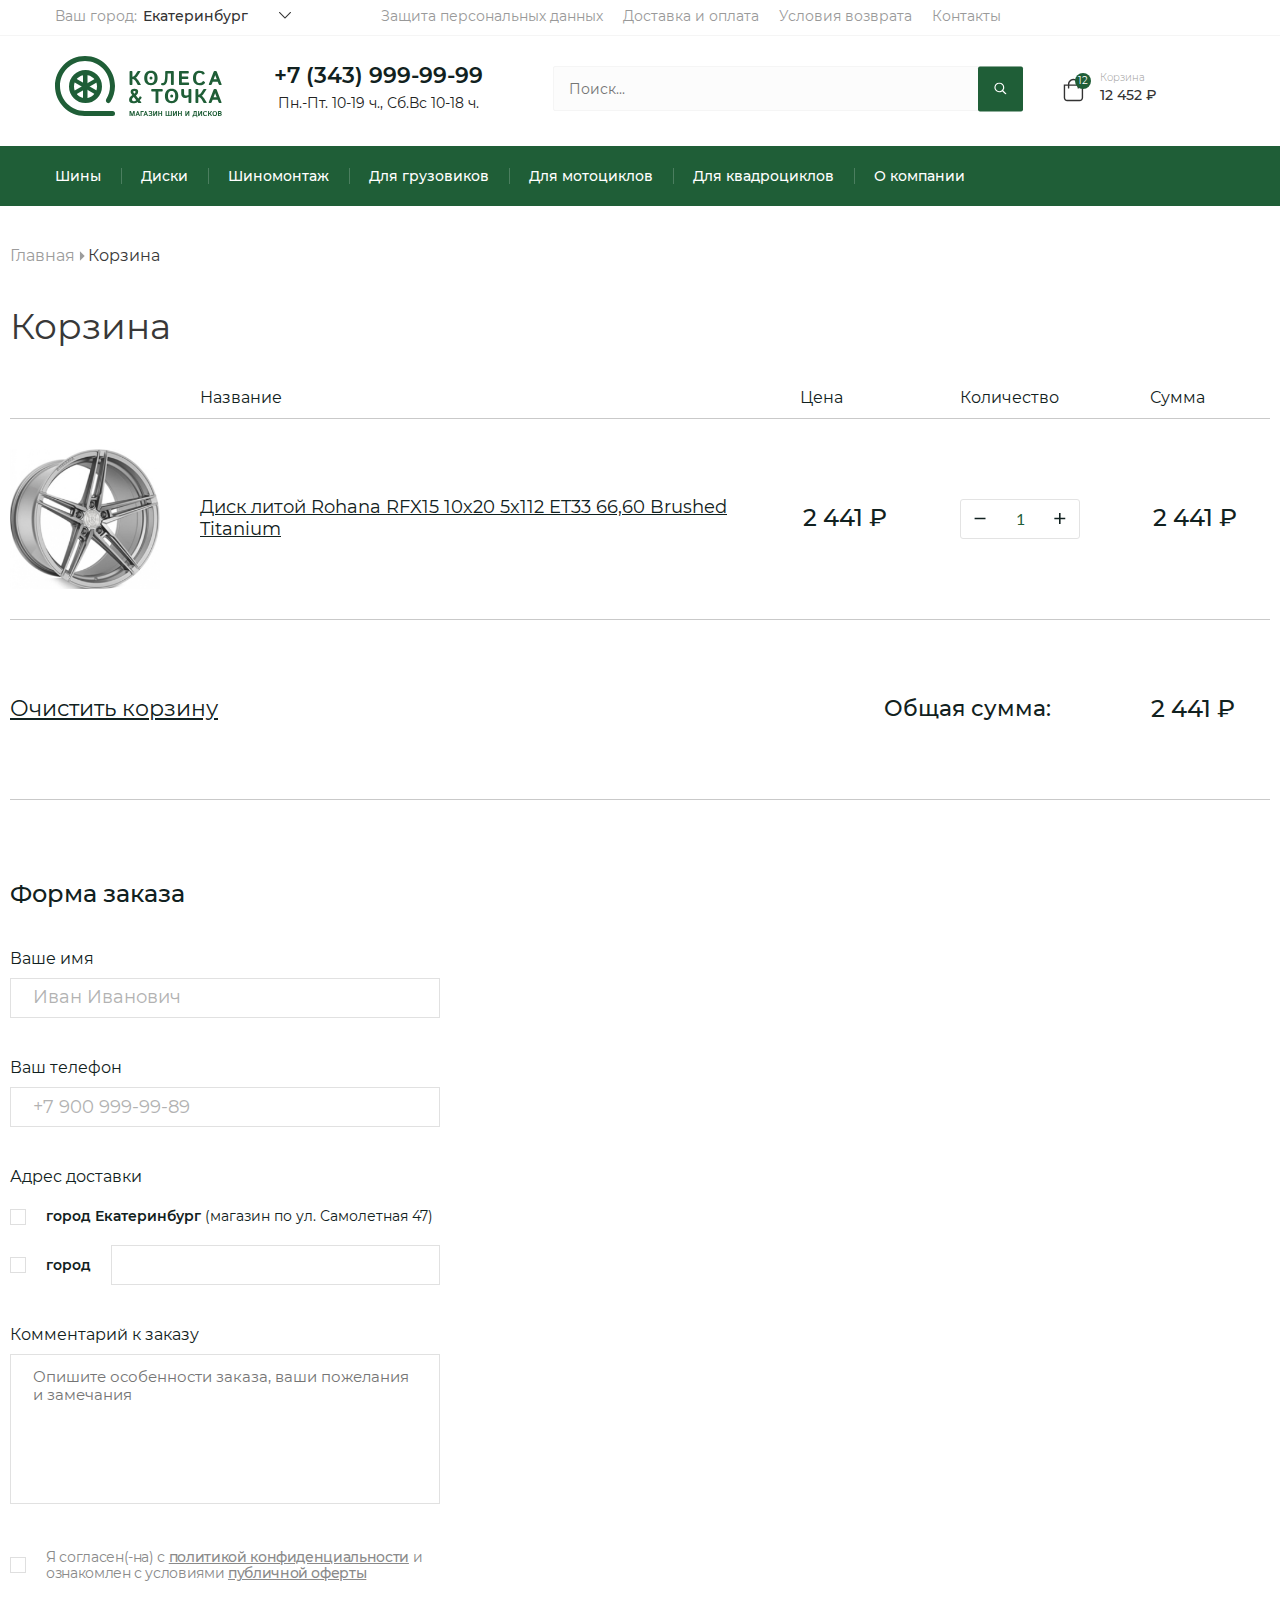
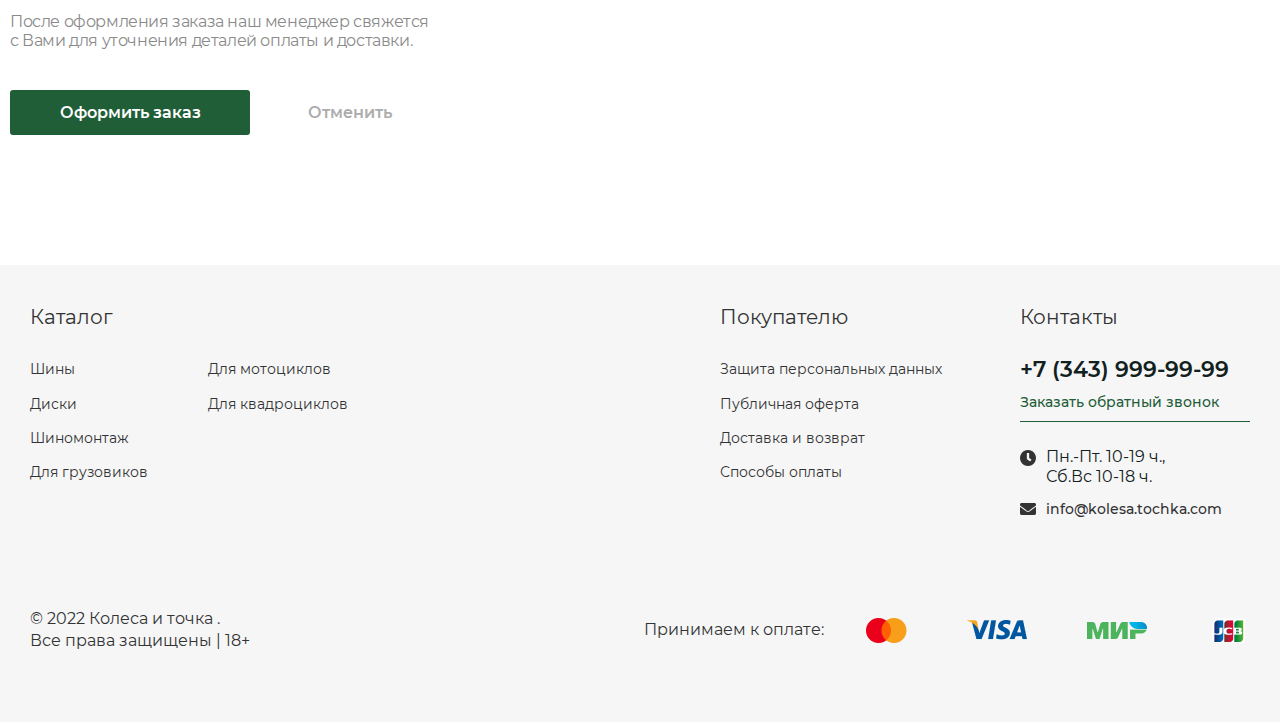
<file: cart.html>
<!DOCTYPE html>
<html lang="en">

<head>
    <meta charset="UTF-8">
    <meta http-equiv="X-UA-Compatible" content="IE=edge">
    <meta name="viewport" content="width=device-width, initial-scale=1.0">
    <title>Document</title>
    <link rel="stylesheet" href="./css/styles.css">
    <script src="./js/index.js" defer></script>
</head>

<body>

    <header class="header">
        <div class="header__inner">

            <div class="header__wrapper">

                <div class="locationSelect-wrap">
                    <div class="locationSelect-title">Ваш город:</div>
                    <div class="locationSelect">
                        <div class="locationSelect__trigger">
                            <div class="locationSelect__trigger-text">Екатеринбург</div>
                            <div class="locationSelect__trigger-icon">
                                <svg width="13" height="7" viewBox="0 0 13 7" fill="none"
                                    xmlns="http://www.w3.org/2000/svg">
                                    <path
                                        d="M12.9055 0.353949C12.967 0.415364 12.9977 0.507487 12.9977 0.59961C12.9977 0.722441 12.967 0.783856 12.9055 0.845272L7.23559 6.50749C7.17409 6.5689 7.11259 6.59961 6.98959 6.59961C6.89734 6.59961 6.80509 6.5689 6.7436 6.50749L1.07369 0.845272C1.01219 0.783856 0.981445 0.722441 0.981445 0.59961C0.981445 0.507487 1.01219 0.415364 1.07369 0.353949L1.31969 0.108286C1.38119 0.0468707 1.47344 0.0161633 1.56568 0.0161633C1.68868 0.0161633 1.78093 0.0468707 1.84243 0.108286L6.98959 5.27918L12.1368 0.108286C12.229 0.0468707 12.3212 0.0161633 12.4135 0.0161633C12.5365 0.0161633 12.598 0.0468707 12.6595 0.108286L12.9055 0.353949Z"
                                        fill="#333333" />
                                </svg>
                            </div>
                        </div>
                        <div class="locationSelect__list">
                            <div class="searchForm-wrap">
                                <form class="searchForm">
                                    <div class="searchForm__inner">
                                        <div class="searchForm__input-wrap">
                                            <input class="searchForm__input" type="text" placeholder="Поиск...">
                                        </div>
                                        <div class="searchForm__button-wrap">
                                            <button class="searchForm__submitButton" type="submit">
                                                <svg width="13" height="12" viewBox="0 0 13 12" fill="none"
                                                    xmlns="http://www.w3.org/2000/svg">
                                                    <path fill-rule="evenodd" clip-rule="evenodd"
                                                        d="M12.2285 11.669L11.9803 11.8345C11.8975 11.9172 11.732 12 11.6492 12C11.5665 12 11.4837 12 11.4837 11.9172C11.4009 11.9172 11.4009 11.8345 11.3182 11.8345L8.42163 8.93793C8.33887 8.93793 8.33887 8.85517 8.33887 8.77241C7.92508 9.10345 7.51128 9.26897 7.09749 9.43448C6.51818 9.68276 5.93887 9.76552 5.2768 9.76552C4.36646 9.76552 3.53887 9.51724 2.79404 9.10345C2.04922 8.77241 1.46991 8.11034 1.05611 7.36552C0.642319 6.62069 0.394043 5.7931 0.394043 4.88276C0.394043 3.97241 0.642319 3.14483 1.05611 2.4C1.46991 1.73793 2.04922 1.07586 2.79404 0.662069C3.62163 0.248276 4.44922 0 5.2768 0C6.18715 0 7.01473 0.248276 7.75956 0.662069C8.50439 1.07586 9.0837 1.73793 9.58025 2.48276C9.99404 3.22759 10.2423 4.05517 10.2423 4.96552C10.2423 5.62759 10.1596 6.2069 9.91128 6.78621C9.74577 7.2 9.49749 7.61379 9.24922 8.02759C9.33197 8.02759 9.33197 8.11035 9.33197 8.11035L12.2285 11.0069C12.3113 11.0897 12.394 11.2552 12.394 11.3379C12.394 11.4207 12.394 11.5862 12.2285 11.669ZM5.2768 8.68966C5.93887 8.68966 6.60094 8.52414 7.18025 8.1931C7.75956 7.86207 8.17335 7.36552 8.58715 6.78621C8.91818 6.2069 9.0837 5.54483 9.0837 4.88276C9.0837 4.22069 8.91818 3.55862 8.58715 2.97931C8.25611 2.48276 7.75956 1.98621 7.18025 1.65517C6.60094 1.32414 6.02163 1.15862 5.2768 1.15862C4.61473 1.15862 3.95266 1.32414 3.37335 1.65517C2.79404 1.98621 2.38025 2.48276 2.04922 3.06207C1.71818 3.64138 1.55266 4.22069 1.55266 4.88276C1.55266 5.54483 1.71818 6.2069 2.04922 6.78621C2.38025 7.36552 2.8768 7.77931 3.45611 8.1931C3.95266 8.52414 4.61473 8.68966 5.2768 8.68966Z"
                                                        fill="white" />
                                                </svg>
                                            </button>
                                        </div>
                                    </div>
                                </form>
                            </div>
                            <div class="locationSelect__listItems" data-simplebar>
                                <div class="locationSelect__listItem ">Москва</div>
                                <div class="locationSelect__listItem">Санкт-Петербург</div>
                                <div class="locationSelect__listItem">Самара</div>
                                <div class="locationSelect__listItem">Екатеринбург</div>
                                <div class="locationSelect__listItem">Казань</div>
                                <div class="locationSelect__listItem">Уфа</div>
                                <div class="locationSelect__listItem">Пермь</div>
                                <div class="locationSelect__listItem">Екатеринбург</div>
                                <div class="locationSelect__listItem">Казань</div>
                                <div class="locationSelect__listItem">Уфа</div>
                                <div class="locationSelect__listItem">Пермь</div>
                                <div class="locationSelect__listItem">Екатеринбург</div>
                                <div class="locationSelect__listItem">Казань</div>
                                <div class="locationSelect__listItem">Уфа</div>
                                <div class="locationSelect__listItem">Пермь</div>
                            </div>
                        </div>
                    </div>
                </div>

                <div class="header__extraLinks">
                    <a class="header__extraLink" href="#">
                        Защита персональных данных
                    </a>
                    <a class="header__extraLink" href="#">
                        Доставка и оплата
                    </a>
                    <a class="header__extraLink" href="#">
                        Условия возврата
                    </a>
                    <a class="header__extraLink" href="#">
                        Контакты
                    </a>
                </div>

                <div class="callbackModal-btn">Заказать обратный звонок</div>

            </div>

            <div class="header__wrapper">

                <a class="logo" href="#">
                    <svg width="169" height="62" viewBox="0 0 169 62" fill="none" xmlns="http://www.w3.org/2000/svg">
                        <circle cx="30.5" cy="30.5" r="14" stroke="#1F5E37" stroke-width="5" />
                        <rect x="28" y="17" width="4.5" height="27" fill="#1F5E37" />
                        <rect x="28" y="60" width="5" height="32" rx="2.5" transform="rotate(-90 28 60)"
                            fill="#1F5E37" />
                        <rect x="18" y="25.4639" width="4" height="27" transform="rotate(-60 18 25.4639)"
                            fill="#1F5E37" />
                        <rect x="20" y="38.9639" width="4" height="27" transform="rotate(-120 20 38.9639)"
                            fill="#1F5E37" />
                        <path fill-rule="evenodd" clip-rule="evenodd"
                            d="M30 55C30.3283 55 30.6552 54.9937 30.9804 54.9811C30.9911 54.9807 31 54.9893 31 55V58.9835C31 59.5411 30.5576 60 30 60C13.4315 60 0 46.5685 0 30C0 13.4315 13.4315 0 30 0C46.5685 0 60 13.4315 60 30C60 35.9227 58.2837 41.4446 55.3213 46.0953C54.6379 47.1682 53.2181 47.4387 52.1286 46.782C50.858 46.0162 50.5516 44.3157 51.3272 43.051C53.6569 39.2521 55 34.7829 55 30C55 16.1929 43.8071 5 30 5C16.1929 5 5 16.1929 5 30C5 43.8071 16.1929 55 30 55Z"
                            fill="#1F5E37" />
                        <path
                            d="M75.2461 29C74.7904 29 74.5625 28.7559 74.5625 28.2676V15.7285C74.5625 15.2402 74.7904 14.9961 75.2461 14.9961H76.7305C77.1862 14.9961 77.4141 15.2402 77.4141 15.7285V20.6504H77.707C78.1432 20.6504 78.5924 20.4681 79.0547 20.1035C79.5169 19.7389 79.9206 19.2865 80.2656 18.7461L82.3164 15.5723C82.5638 15.1882 82.8568 14.9961 83.1953 14.9961H84.9238C85.5553 14.9961 85.679 15.276 85.2949 15.8359L82.668 19.6836C82.3424 20.1589 82.0202 20.556 81.7012 20.875C81.3887 21.194 80.9948 21.5098 80.5195 21.8223V21.832C81.0143 22.0208 81.4635 22.291 81.8672 22.6426C82.2708 22.9876 82.7135 23.5443 83.1953 24.3125L85.5977 28.1602C85.9492 28.7201 85.8255 29 85.2266 29H83.4004C83.0358 29 82.7428 28.8079 82.5215 28.4238L80.6758 25.25C80.3307 24.651 79.8913 24.1335 79.3574 23.6973C78.8301 23.2546 78.3288 23.0332 77.8535 23.0332H77.4141V28.2676C77.4141 28.7559 77.1862 29 76.7305 29H75.2461ZM89.2039 21.998C89.2039 19.752 89.7833 17.9681 90.9422 16.6465C92.101 15.3249 93.7547 14.6641 95.9031 14.6641C98.0516 14.6641 99.7052 15.3249 100.864 16.6465C102.023 17.9681 102.602 19.752 102.602 21.998C102.602 24.2441 102.023 26.028 100.864 27.3496C99.7052 28.6712 98.0516 29.332 95.9031 29.332C93.7547 29.332 92.101 28.6712 90.9422 27.3496C89.7833 26.028 89.2039 24.2441 89.2039 21.998ZM92.2508 21.998C92.2508 23.6257 92.5405 24.8724 93.1199 25.7383C93.7059 26.5977 94.6336 27.0273 95.9031 27.0273C97.1727 27.0273 98.0971 26.5977 98.6766 25.7383C99.2625 24.8724 99.5555 23.6257 99.5555 21.998C99.5555 20.3704 99.2625 19.127 98.6766 18.2676C98.0971 17.4017 97.1727 16.9688 95.9031 16.9688C94.6336 16.9688 93.7059 17.4017 93.1199 18.2676C92.5405 19.127 92.2508 20.3704 92.2508 21.998ZM106.423 29.0977C106.15 29.0065 106.052 28.7852 106.13 28.4336L106.384 27.3203C106.463 26.9753 106.668 26.8516 107 26.9492C107.182 27.0013 107.371 27.0273 107.566 27.0273C108.562 27.0273 109.249 26.3177 109.627 24.8984C110.004 23.4727 110.193 21.2917 110.193 18.3555V15.7285C110.193 15.2402 110.421 14.9961 110.877 14.9961H118.103C118.559 14.9961 118.787 15.2402 118.787 15.7285V28.2676C118.787 28.7559 118.559 29 118.103 29H116.619C116.163 29 115.935 28.7559 115.935 28.2676V17.418H112.634V18.9023C112.634 22.776 112.254 25.4844 111.492 27.0273C110.73 28.5638 109.496 29.332 107.791 29.332C107.361 29.332 106.905 29.2539 106.423 29.0977ZM124.678 29C124.222 29 123.995 28.7559 123.995 28.2676V15.7285C123.995 15.2402 124.222 14.9961 124.678 14.9961H133.057C133.545 14.9961 133.789 15.2077 133.789 15.6309V16.7832C133.789 17.2064 133.545 17.418 133.057 17.418H126.846V20.5234H132.539C133.028 20.5234 133.272 20.735 133.272 21.1582V22.3105C133.272 22.7337 133.028 22.9453 132.539 22.9453H126.846V26.5781H133.37C133.858 26.5781 134.102 26.7897 134.102 27.2129V28.3652C134.102 28.7884 133.858 29 133.37 29H124.678ZM137.972 21.998C137.972 19.752 138.542 17.9681 139.681 16.6465C140.82 15.3249 142.464 14.6641 144.613 14.6641C145.849 14.6641 146.898 14.8561 147.757 15.2402C148.616 15.6243 149.222 16.181 149.573 16.9102C149.808 17.3919 149.769 17.7174 149.456 17.8867L148.284 18.5117C147.874 18.7331 147.536 18.6094 147.269 18.1406C147.099 17.8411 146.784 17.571 146.321 17.3301C145.866 17.0892 145.329 16.9688 144.71 16.9688C143.343 16.9688 142.386 17.4017 141.839 18.2676C141.292 19.127 141.019 20.3704 141.019 21.998C141.019 23.6257 141.292 24.8724 141.839 25.7383C142.386 26.5977 143.343 27.0273 144.71 27.0273C145.446 27.0273 146.064 26.8613 146.566 26.5293C147.073 26.1973 147.425 25.8815 147.62 25.582C147.939 25.0938 148.278 24.9701 148.636 25.2109L149.808 25.9922C150.127 26.207 150.159 26.5326 149.905 26.9688C149.528 27.6198 148.88 28.1764 147.962 28.6387C147.044 29.1009 145.928 29.332 144.613 29.332C142.497 29.332 140.859 28.6712 139.7 27.3496C138.548 26.028 137.972 24.2441 137.972 21.998ZM154.303 29C153.834 29 153.681 28.7852 153.844 28.3555L158.629 15.7871C158.831 15.2598 159.137 14.9961 159.547 14.9961H160.914C161.324 14.9961 161.63 15.2598 161.832 15.7871L166.617 28.3555C166.78 28.7852 166.627 29 166.158 29H164.605C164.176 29 163.876 28.7754 163.707 28.3262L162.711 25.6992H157.75L156.754 28.3262C156.585 28.7754 156.285 29 155.855 29H154.303ZM158.658 23.2773H161.803L160.602 20.1719C160.458 19.8073 160.37 19.5436 160.338 19.3809C160.312 19.2116 160.283 18.9642 160.25 18.6387H160.211C160.178 18.9642 160.146 19.2116 160.113 19.3809C160.087 19.5436 160.003 19.8073 159.859 20.1719L158.658 23.2773ZM74.0938 43.9141C74.0938 42.9505 74.3379 42.1009 74.8262 41.3652C75.3145 40.6296 76.1478 39.8385 77.3262 38.9922C76.8639 38.4714 76.4668 37.9831 76.1348 37.5273C75.8027 37.0651 75.6367 36.4336 75.6367 35.6328C75.6367 34.8516 75.9427 34.1615 76.5547 33.5625C77.1732 32.9635 78.1888 32.6641 79.6016 32.6641C80.474 32.6641 81.2845 32.8854 82.0332 33.3281C82.7884 33.7708 83.166 34.5358 83.166 35.623C83.166 36.4303 82.9967 37.1204 82.6582 37.6934C82.3197 38.2598 81.7533 38.8424 80.959 39.4414L83.3027 42.5078C83.5957 42.2344 83.8626 41.9219 84.1035 41.5703C84.3444 41.2188 84.5072 40.9453 84.5918 40.75C84.7741 40.3268 85.0573 40.2292 85.4414 40.457L86.4766 41.082C86.6719 41.1862 86.6914 41.4303 86.5352 41.8145C86.3529 42.2637 86.1217 42.6901 85.8418 43.0938C85.5618 43.4974 85.1777 43.9108 84.6895 44.334L86.2129 46.3555C86.5384 46.7852 86.4375 47 85.9102 47H84.1035C83.6217 47 83.2409 46.8079 82.9609 46.4238L82.6094 45.9453C81.9583 46.4661 81.2845 46.8275 80.5879 47.0293C79.8913 47.2311 79.084 47.332 78.166 47.332C76.9876 47.332 76.0143 47.0586 75.2461 46.5117C74.4779 45.9648 74.0938 45.099 74.0938 43.9141ZM77.0234 43.7969C77.0234 44.2331 77.1764 44.5781 77.4824 44.832C77.7949 45.0794 78.1562 45.2031 78.5664 45.2031C79.1133 45.2031 79.5853 45.1315 79.9824 44.9883C80.3796 44.8451 80.806 44.5781 81.2617 44.1875L78.7617 40.9062C78.1367 41.4141 77.6908 41.8633 77.4238 42.2539C77.1569 42.6445 77.0234 43.1589 77.0234 43.7969ZM78.2734 35.7402C78.2734 36.196 78.3939 36.5671 78.6348 36.8535C78.8822 37.1335 79.1523 37.4199 79.4453 37.7129C79.8555 37.3418 80.1387 37.0586 80.2949 36.8633C80.4512 36.6615 80.5293 36.3457 80.5293 35.916C80.5293 35.5905 80.4251 35.3431 80.2168 35.1738C80.015 34.998 79.7383 34.9102 79.3867 34.9102C79.0156 34.9102 78.7357 35.0176 78.5469 35.2324C78.3646 35.4408 78.2734 35.61 78.2734 35.7402ZM96.9629 35.4961C96.4746 35.4961 96.2305 35.2845 96.2305 34.8613V33.6309C96.2305 33.2077 96.4746 32.9961 96.9629 32.9961H107.002C107.49 32.9961 107.734 33.2077 107.734 33.6309V34.8613C107.734 35.2845 107.49 35.4961 107.002 35.4961H103.408V46.4629C103.408 46.821 103.245 47 102.92 47H101.045C100.719 47 100.557 46.821 100.557 46.4629V35.4961H96.9629ZM109.906 39.998C109.906 37.752 110.486 35.9681 111.645 34.6465C112.803 33.3249 114.457 32.6641 116.605 32.6641C118.754 32.6641 120.408 33.3249 121.566 34.6465C122.725 35.9681 123.305 37.752 123.305 39.998C123.305 42.2441 122.725 44.028 121.566 45.3496C120.408 46.6712 118.754 47.332 116.605 47.332C114.457 47.332 112.803 46.6712 111.645 45.3496C110.486 44.028 109.906 42.2441 109.906 39.998ZM112.953 39.998C112.953 41.6257 113.243 42.8724 113.822 43.7383C114.408 44.5977 115.336 45.0273 116.605 45.0273C117.875 45.0273 118.799 44.5977 119.379 43.7383C119.965 42.8724 120.258 41.6257 120.258 39.998C120.258 38.3704 119.965 37.127 119.379 36.2676C118.799 35.4017 117.875 34.9688 116.605 34.9688C115.336 34.9688 114.408 35.4017 113.822 36.2676C113.243 37.127 112.953 38.3704 112.953 39.998ZM126.238 37.8984V33.7285C126.238 33.2402 126.466 32.9961 126.922 32.9961H128.406C128.862 32.9961 129.09 33.2402 129.09 33.7285V37.4297C129.09 38.224 129.233 38.7806 129.52 39.0996C129.806 39.4186 130.2 39.5781 130.701 39.5781C131.17 39.5781 131.609 39.5358 132.02 39.4512C132.436 39.3665 132.931 39.1908 133.504 38.9238V33.7285C133.504 33.2402 133.732 32.9961 134.188 32.9961H135.672C136.128 32.9961 136.355 33.2402 136.355 33.7285V46.2676C136.355 46.7559 136.128 47 135.672 47H134.188C133.732 47 133.504 46.7559 133.504 46.2676V42.2051C133.504 41.8145 133.52 41.4238 133.553 41.0332H133.484C133.016 41.2741 132.452 41.4759 131.795 41.6387C131.137 41.8014 130.532 41.8828 129.979 41.8828C128.839 41.8828 127.931 41.4857 127.254 40.6914C126.577 39.8971 126.238 38.9661 126.238 37.8984ZM141.164 47C140.708 47 140.48 46.7559 140.48 46.2676V33.7285C140.48 33.2402 140.708 32.9961 141.164 32.9961H142.648C143.104 32.9961 143.332 33.2402 143.332 33.7285V38.6504H143.625C144.061 38.6504 144.51 38.4681 144.973 38.1035C145.435 37.7389 145.839 37.2865 146.184 36.7461L148.234 33.5723C148.482 33.1882 148.775 32.9961 149.113 32.9961H150.842C151.473 32.9961 151.597 33.276 151.213 33.8359L148.586 37.6836C148.26 38.1589 147.938 38.556 147.619 38.875C147.307 39.194 146.913 39.5098 146.438 39.8223V39.832C146.932 40.0208 147.382 40.291 147.785 40.6426C148.189 40.9876 148.632 41.5443 149.113 42.3125L151.516 46.1602C151.867 46.7201 151.743 47 151.145 47H149.318C148.954 47 148.661 46.8079 148.439 46.4238L146.594 43.25C146.249 42.651 145.809 42.1335 145.275 41.6973C144.748 41.2546 144.247 41.0332 143.771 41.0332H143.332V46.2676C143.332 46.7559 143.104 47 142.648 47H141.164ZM154.205 47C153.736 47 153.583 46.7852 153.746 46.3555L158.531 33.7871C158.733 33.2598 159.039 32.9961 159.449 32.9961H160.816C161.227 32.9961 161.533 33.2598 161.734 33.7871L166.52 46.3555C166.682 46.7852 166.529 47 166.061 47H164.508C164.078 47 163.779 46.7754 163.609 46.3262L162.613 43.6992H157.652L156.656 46.3262C156.487 46.7754 156.188 47 155.758 47H154.205ZM158.561 41.2773H161.705L160.504 38.1719C160.361 37.8073 160.273 37.5436 160.24 37.3809C160.214 37.2116 160.185 36.9642 160.152 36.6387H160.113C160.081 36.9642 160.048 37.2116 160.016 37.3809C159.99 37.5436 159.905 37.8073 159.762 38.1719L158.561 41.2773Z"
                            fill="#1F5E37" />
                        <path
                            d="M74.7861 60C74.6266 60 74.5469 59.9146 74.5469 59.7437V55.355C74.5469 55.1841 74.6266 55.0986 74.7861 55.0986H75.7773C75.9095 55.0986 76.0041 55.1898 76.061 55.3721L76.9873 58.3696C77.0283 58.4995 77.0568 58.6066 77.0728 58.6909C77.0887 58.7729 77.1024 58.8709 77.1138 58.9849H77.1343C77.1457 58.8709 77.1593 58.7729 77.1753 58.6909C77.1912 58.6066 77.2197 58.4995 77.2607 58.3696L78.187 55.3721C78.244 55.1898 78.3385 55.0986 78.4707 55.0986H79.4619C79.6214 55.0986 79.7012 55.1841 79.7012 55.355V59.7437C79.7012 59.9146 79.6214 60 79.4619 60H78.9424C78.7829 60 78.7031 59.9146 78.7031 59.7437V56.9204C78.7031 56.7837 78.7088 56.647 78.7202 56.5103H78.6963L77.7085 59.7231C77.6515 59.9077 77.5535 60 77.4146 60H76.8335C76.6945 60 76.5965 59.9077 76.5396 59.7231L75.5518 56.5103H75.5278C75.5392 56.647 75.5449 56.7837 75.5449 56.9204V59.7437C75.5449 59.9146 75.4652 60 75.3057 60H74.7861ZM80.6411 60C80.4771 60 80.4235 59.9248 80.4805 59.7744L82.1553 55.3755C82.2259 55.1909 82.333 55.0986 82.4766 55.0986H82.9551C83.0986 55.0986 83.2057 55.1909 83.2764 55.3755L84.9512 59.7744C85.0081 59.9248 84.9546 60 84.7905 60H84.2471C84.0967 60 83.9919 59.9214 83.9326 59.7642L83.584 58.8447H81.8477L81.499 59.7642C81.4398 59.9214 81.335 60 81.1846 60H80.6411ZM82.1655 57.9971H83.2661L82.8457 56.9102C82.7956 56.7826 82.7648 56.6903 82.7534 56.6333C82.7443 56.5741 82.734 56.4875 82.7227 56.3735H82.709C82.6976 56.4875 82.6862 56.5741 82.6748 56.6333C82.6657 56.6903 82.6361 56.7826 82.5859 56.9102L82.1655 57.9971ZM85.7988 60C85.6393 60 85.5596 59.9146 85.5596 59.7437V55.355C85.5596 55.1841 85.6393 55.0986 85.7988 55.0986H88.4614C88.6323 55.0986 88.7178 55.1727 88.7178 55.3208V55.7241C88.7178 55.8722 88.6323 55.9463 88.4614 55.9463H86.5576V59.7437C86.5576 59.9146 86.4779 60 86.3184 60H85.7988ZM88.6323 60C88.4683 60 88.4147 59.9248 88.4717 59.7744L90.1465 55.3755C90.2171 55.1909 90.3242 55.0986 90.4678 55.0986H90.9463C91.0898 55.0986 91.1969 55.1909 91.2676 55.3755L92.9424 59.7744C92.9993 59.9248 92.9458 60 92.7817 60H92.2383C92.0879 60 91.9831 59.9214 91.9238 59.7642L91.5752 58.8447H89.8389L89.4902 59.7642C89.431 59.9214 89.3262 60 89.1758 60H88.6323ZM90.1567 57.9971H91.2573L90.8369 56.9102C90.7868 56.7826 90.756 56.6903 90.7446 56.6333C90.7355 56.5741 90.7253 56.4875 90.7139 56.3735H90.7002C90.6888 56.4875 90.6774 56.5741 90.666 56.6333C90.6569 56.6903 90.6273 56.7826 90.5771 56.9102L90.1567 57.9971ZM93.5679 59.4873C93.4539 59.3574 93.4437 59.2446 93.5371 59.1489L93.8652 58.8105C93.9609 58.7103 94.0863 58.7297 94.2412 58.8687C94.3506 58.9666 94.4907 59.0646 94.6616 59.1626C94.8325 59.2606 95.0581 59.3096 95.3384 59.3096C95.605 59.3096 95.8397 59.2606 96.0425 59.1626C96.2476 59.0646 96.3501 58.8721 96.3501 58.585C96.3501 58.2979 96.2646 58.0996 96.0938 57.9902C95.9251 57.8809 95.7007 57.8262 95.4204 57.8262H94.853C94.6821 57.8262 94.5967 57.7544 94.5967 57.6108V57.2417C94.5967 57.0936 94.6821 57.0195 94.853 57.0195H95.2769C95.6619 57.0195 95.9172 56.9591 96.0425 56.8384C96.1678 56.7176 96.2305 56.5615 96.2305 56.3701C96.2305 56.1719 96.1587 56.026 96.0151 55.9326C95.8739 55.8369 95.6483 55.7891 95.3384 55.7891C95.0991 55.7891 94.8895 55.8267 94.7095 55.9019C94.5317 55.9748 94.3984 56.0522 94.3096 56.1343C94.1615 56.2687 94.035 56.279 93.9302 56.165L93.6465 55.854C93.5394 55.7378 93.5542 55.6239 93.6909 55.5122C93.9347 55.3117 94.1911 55.1738 94.46 55.0986C94.7311 55.0212 95.0353 54.9824 95.3726 54.9824C95.9878 54.9824 96.4526 55.1009 96.7671 55.3379C97.0838 55.5749 97.2422 55.8848 97.2422 56.2676C97.2422 56.5957 97.1533 56.8475 96.9756 57.0229C96.8001 57.1961 96.5837 57.3146 96.3262 57.3784V57.3921C96.611 57.4217 96.8639 57.5493 97.085 57.7749C97.306 58.0005 97.4165 58.2899 97.4165 58.6431C97.4165 59.1034 97.2319 59.4645 96.8628 59.7266C96.4959 59.9863 95.9821 60.1162 95.3213 60.1162C94.8519 60.1162 94.485 60.0615 94.2207 59.9521C93.9587 59.8405 93.741 59.6855 93.5679 59.4873ZM98.418 60C98.2585 60 98.1787 59.9146 98.1787 59.7437V55.355C98.1787 55.1841 98.2585 55.0986 98.418 55.0986H98.9375C99.097 55.0986 99.1768 55.1841 99.1768 55.355V58.0518C99.1768 58.1885 99.1711 58.3252 99.1597 58.4619H99.1836L100.858 55.3379C100.945 55.1784 101.093 55.0986 101.303 55.0986H101.945C102.105 55.0986 102.185 55.1841 102.185 55.355V59.7437C102.185 59.9146 102.105 60 101.945 60H101.426C101.266 60 101.187 59.9146 101.187 59.7437V57.0469C101.187 56.9102 101.192 56.7734 101.204 56.6367H101.18L99.5049 59.7607C99.4183 59.9202 99.2702 60 99.0605 60H98.418ZM103.518 60C103.358 60 103.278 59.9146 103.278 59.7437V55.355C103.278 55.1841 103.358 55.0986 103.518 55.0986H104.037C104.197 55.0986 104.276 55.1841 104.276 55.355V57.0264H106.115V55.355C106.115 55.1841 106.195 55.0986 106.354 55.0986H106.874C107.034 55.0986 107.113 55.1841 107.113 55.355V59.7437C107.113 59.9146 107.034 60 106.874 60H106.354C106.195 60 106.115 59.9146 106.115 59.7437V57.874H104.276V59.7437C104.276 59.9146 104.197 60 104.037 60H103.518ZM110.839 60C110.679 60 110.6 59.9146 110.6 59.7437V55.355C110.6 55.1841 110.679 55.0986 110.839 55.0986H111.358C111.518 55.0986 111.598 55.1841 111.598 55.355V59.1523H113.211V55.355C113.211 55.1841 113.291 55.0986 113.45 55.0986H113.97C114.129 55.0986 114.209 55.1841 114.209 55.355V59.1523H115.822V55.355C115.822 55.1841 115.902 55.0986 116.062 55.0986H116.581C116.741 55.0986 116.82 55.1841 116.82 55.355V59.7437C116.82 59.9146 116.741 60 116.581 60H110.839ZM118.153 60C117.994 60 117.914 59.9146 117.914 59.7437V55.355C117.914 55.1841 117.994 55.0986 118.153 55.0986H118.673C118.832 55.0986 118.912 55.1841 118.912 55.355V58.0518C118.912 58.1885 118.906 58.3252 118.895 58.4619H118.919L120.594 55.3379C120.68 55.1784 120.828 55.0986 121.038 55.0986H121.681C121.84 55.0986 121.92 55.1841 121.92 55.355V59.7437C121.92 59.9146 121.84 60 121.681 60H121.161C121.002 60 120.922 59.9146 120.922 59.7437V57.0469C120.922 56.9102 120.928 56.7734 120.939 56.6367H120.915L119.24 59.7607C119.154 59.9202 119.006 60 118.796 60H118.153ZM123.253 60C123.093 60 123.014 59.9146 123.014 59.7437V55.355C123.014 55.1841 123.093 55.0986 123.253 55.0986H123.772C123.932 55.0986 124.012 55.1841 124.012 55.355V57.0264H125.851V55.355C125.851 55.1841 125.93 55.0986 126.09 55.0986H126.609C126.769 55.0986 126.849 55.1841 126.849 55.355V59.7437C126.849 59.9146 126.769 60 126.609 60H126.09C125.93 60 125.851 59.9146 125.851 59.7437V57.874H124.012V59.7437C124.012 59.9146 123.932 60 123.772 60H123.253ZM130.574 60C130.415 60 130.335 59.9146 130.335 59.7437V55.355C130.335 55.1841 130.415 55.0986 130.574 55.0986H131.094C131.253 55.0986 131.333 55.1841 131.333 55.355V58.0518C131.333 58.1885 131.327 58.3252 131.316 58.4619H131.34L133.015 55.3379C133.101 55.1784 133.249 55.0986 133.459 55.0986H134.102C134.261 55.0986 134.341 55.1841 134.341 55.355V59.7437C134.341 59.9146 134.261 60 134.102 60H133.582C133.423 60 133.343 59.9146 133.343 59.7437V57.0469C133.343 56.9102 133.348 56.7734 133.36 56.6367H133.336L131.661 59.7607C131.575 59.9202 131.426 60 131.217 60H130.574ZM137.69 61.2646C137.554 61.2646 137.485 61.1849 137.485 61.0254V59.4087C137.485 59.2378 137.588 59.1523 137.793 59.1523H137.94C138.238 58.8424 138.442 58.4984 138.552 58.1201C138.661 57.7419 138.716 57.1152 138.716 56.2402V55.355C138.716 55.1841 138.796 55.0986 138.955 55.0986H141.484C141.644 55.0986 141.724 55.1841 141.724 55.355V59.1523H142.065C142.271 59.1523 142.373 59.2378 142.373 59.4087V61.0254C142.373 61.1849 142.305 61.2646 142.168 61.2646H141.724C141.587 61.2646 141.519 61.1849 141.519 61.0254V60H138.34V61.0254C138.34 61.1849 138.271 61.2646 138.135 61.2646H137.69ZM138.952 59.1523H140.726V55.9463H139.57V56.4316C139.57 57.2428 139.512 57.8672 139.396 58.3047C139.28 58.7422 139.132 59.0247 138.952 59.1523ZM143.364 60C143.205 60 143.125 59.9146 143.125 59.7437V55.355C143.125 55.1841 143.205 55.0986 143.364 55.0986H143.884C144.043 55.0986 144.123 55.1841 144.123 55.355V58.0518C144.123 58.1885 144.117 58.3252 144.106 58.4619H144.13L145.805 55.3379C145.891 55.1784 146.039 55.0986 146.249 55.0986H146.892C147.051 55.0986 147.131 55.1841 147.131 55.355V59.7437C147.131 59.9146 147.051 60 146.892 60H146.372C146.213 60 146.133 59.9146 146.133 59.7437V57.0469C146.133 56.9102 146.139 56.7734 146.15 56.6367H146.126L144.451 59.7607C144.365 59.9202 144.216 60 144.007 60H143.364ZM147.972 57.5493C147.972 56.7632 148.171 56.1388 148.57 55.6763C148.969 55.2137 149.544 54.9824 150.296 54.9824C150.729 54.9824 151.096 55.0496 151.396 55.1841C151.697 55.3185 151.909 55.5133 152.032 55.7686C152.114 55.9372 152.101 56.0511 151.991 56.1104L151.581 56.3291C151.438 56.4066 151.319 56.3633 151.226 56.1992C151.166 56.0944 151.056 55.9998 150.894 55.9155C150.735 55.8312 150.547 55.7891 150.33 55.7891C149.852 55.7891 149.517 55.9406 149.325 56.2437C149.134 56.5444 149.038 56.9797 149.038 57.5493C149.038 58.119 149.134 58.5553 149.325 58.8584C149.517 59.1592 149.852 59.3096 150.33 59.3096C150.588 59.3096 150.804 59.2515 150.979 59.1353C151.157 59.019 151.28 58.9085 151.349 58.8037C151.46 58.6328 151.579 58.5895 151.704 58.6738L152.114 58.9473C152.226 59.0225 152.237 59.1364 152.148 59.2891C152.016 59.5169 151.79 59.7118 151.468 59.8735C151.147 60.0353 150.756 60.1162 150.296 60.1162C149.555 60.1162 148.982 59.8849 148.577 59.4224C148.173 58.9598 147.972 58.3354 147.972 57.5493ZM153.311 60C153.151 60 153.071 59.9146 153.071 59.7437V55.355C153.071 55.1841 153.151 55.0986 153.311 55.0986H153.83C153.99 55.0986 154.069 55.1841 154.069 55.355V57.0776H154.172C154.325 57.0776 154.482 57.0138 154.644 56.8862C154.805 56.7586 154.947 56.6003 155.067 56.4111L155.785 55.3003C155.872 55.1659 155.974 55.0986 156.093 55.0986H156.698C156.919 55.0986 156.962 55.1966 156.828 55.3926L155.908 56.7393C155.794 56.9056 155.681 57.0446 155.57 57.1562C155.46 57.2679 155.323 57.3784 155.156 57.4878V57.4912C155.329 57.5573 155.487 57.6519 155.628 57.7749C155.769 57.8957 155.924 58.0905 156.093 58.3594L156.934 59.7061C157.057 59.902 157.013 60 156.804 60H156.165C156.037 60 155.934 59.9328 155.857 59.7983L155.211 58.6875C155.09 58.4779 154.936 58.2967 154.75 58.144C154.565 57.9891 154.389 57.9116 154.223 57.9116H154.069V59.7437C154.069 59.9146 153.99 60 153.83 60H153.311ZM157.426 57.5493C157.426 56.7632 157.629 56.1388 158.034 55.6763C158.44 55.2137 159.019 54.9824 159.771 54.9824C160.522 54.9824 161.101 55.2137 161.507 55.6763C161.912 56.1388 162.115 56.7632 162.115 57.5493C162.115 58.3354 161.912 58.9598 161.507 59.4224C161.101 59.8849 160.522 60.1162 159.771 60.1162C159.019 60.1162 158.44 59.8849 158.034 59.4224C157.629 58.9598 157.426 58.3354 157.426 57.5493ZM158.492 57.5493C158.492 58.119 158.594 58.5553 158.796 58.8584C159.001 59.1592 159.326 59.3096 159.771 59.3096C160.215 59.3096 160.538 59.1592 160.741 58.8584C160.946 58.5553 161.049 58.119 161.049 57.5493C161.049 56.9797 160.946 56.5444 160.741 56.2437C160.538 55.9406 160.215 55.7891 159.771 55.7891C159.326 55.7891 159.001 55.9406 158.796 56.2437C158.594 56.5444 158.492 56.9797 158.492 57.5493ZM163.229 60C163.047 60 162.956 59.9146 162.956 59.7437V55.355C162.956 55.1841 163.047 55.0986 163.229 55.0986H164.392C165.267 55.0986 165.857 55.2069 166.162 55.4233C166.47 55.6375 166.624 55.9679 166.624 56.4146C166.624 56.7267 166.508 56.9683 166.278 57.1392C166.05 57.3101 165.829 57.4092 165.615 57.4365V57.4468C165.823 57.4604 166.066 57.5653 166.347 57.7612C166.627 57.9572 166.767 58.234 166.767 58.5918C166.767 59.0111 166.596 59.3506 166.254 59.6104C165.913 59.8701 165.349 60 164.562 60H163.229ZM163.954 59.166H164.453C164.936 59.166 165.264 59.1239 165.438 59.0396C165.613 58.9552 165.701 58.7843 165.701 58.5269C165.701 58.2853 165.599 58.119 165.396 58.0278C165.196 57.9344 164.882 57.8877 164.453 57.8877H163.954V59.166ZM163.954 57.0811H164.402C164.696 57.0811 164.97 57.0298 165.226 56.9272C165.483 56.8247 165.612 56.6652 165.612 56.4487C165.612 56.2801 165.54 56.1525 165.396 56.0659C165.255 55.9771 164.924 55.9326 164.402 55.9326H163.954V57.0811Z"
                            fill="#1F5E37" />
                        <circle cx="116.7" cy="40" r="1.5" fill="#1F5E37" />
                        <circle cx="96" cy="22" r="1.5" fill="#1F5E37" />
                    </svg>
                </a>

                <div class="header__info">
                    <a class="header__info-phone phone-number" href="tel:">+7 (343) 999-99-99</a>
                    <div class="header__info-workingDays">
                        Пн.-Пт. 10-19 ч., Сб.Вс 10-18 ч.
                    </div>
                </div>

                <div class="searchForm-wrap">
                    <form class="searchForm">
                        <div class="searchForm__inner">
                            <div class="searchForm__input-wrap">
                                <input class="searchForm__input" type="text" placeholder="Поиск...">
                            </div>
                            <div class="searchForm__button-wrap">
                                <button class="searchForm__submitButton" type="submit">
                                    <svg width="13" height="12" viewBox="0 0 13 12" fill="none"
                                        xmlns="http://www.w3.org/2000/svg">
                                        <path fill-rule="evenodd" clip-rule="evenodd"
                                            d="M12.2285 11.669L11.9803 11.8345C11.8975 11.9172 11.732 12 11.6492 12C11.5665 12 11.4837 12 11.4837 11.9172C11.4009 11.9172 11.4009 11.8345 11.3182 11.8345L8.42163 8.93793C8.33887 8.93793 8.33887 8.85517 8.33887 8.77241C7.92508 9.10345 7.51128 9.26897 7.09749 9.43448C6.51818 9.68276 5.93887 9.76552 5.2768 9.76552C4.36646 9.76552 3.53887 9.51724 2.79404 9.10345C2.04922 8.77241 1.46991 8.11034 1.05611 7.36552C0.642319 6.62069 0.394043 5.7931 0.394043 4.88276C0.394043 3.97241 0.642319 3.14483 1.05611 2.4C1.46991 1.73793 2.04922 1.07586 2.79404 0.662069C3.62163 0.248276 4.44922 0 5.2768 0C6.18715 0 7.01473 0.248276 7.75956 0.662069C8.50439 1.07586 9.0837 1.73793 9.58025 2.48276C9.99404 3.22759 10.2423 4.05517 10.2423 4.96552C10.2423 5.62759 10.1596 6.2069 9.91128 6.78621C9.74577 7.2 9.49749 7.61379 9.24922 8.02759C9.33197 8.02759 9.33197 8.11035 9.33197 8.11035L12.2285 11.0069C12.3113 11.0897 12.394 11.2552 12.394 11.3379C12.394 11.4207 12.394 11.5862 12.2285 11.669ZM5.2768 8.68966C5.93887 8.68966 6.60094 8.52414 7.18025 8.1931C7.75956 7.86207 8.17335 7.36552 8.58715 6.78621C8.91818 6.2069 9.0837 5.54483 9.0837 4.88276C9.0837 4.22069 8.91818 3.55862 8.58715 2.97931C8.25611 2.48276 7.75956 1.98621 7.18025 1.65517C6.60094 1.32414 6.02163 1.15862 5.2768 1.15862C4.61473 1.15862 3.95266 1.32414 3.37335 1.65517C2.79404 1.98621 2.38025 2.48276 2.04922 3.06207C1.71818 3.64138 1.55266 4.22069 1.55266 4.88276C1.55266 5.54483 1.71818 6.2069 2.04922 6.78621C2.38025 7.36552 2.8768 7.77931 3.45611 8.1931C3.95266 8.52414 4.61473 8.68966 5.2768 8.68966Z"
                                            fill="white" />
                                    </svg>
                                </button>
                            </div>
                        </div>
                    </form>
                </div>

                <a class="header__cart" href="#">
                    <div class="header__cart-iconWrap">
                        <div class="header__cart-icon">
                            <svg width="21" height="24" viewBox="0 0 21 24" fill="none"
                                xmlns="http://www.w3.org/2000/svg">
                                <path
                                    d="M15.9719 6.3998H20.1209V19.6998C20.1209 20.6623 19.7751 21.4936 19.0836 22.1936C18.3921 22.8936 17.6142 23.1998 16.6634 23.1998H4.2167C3.26591 23.1998 2.44477 22.8936 1.75329 22.1936C1.0618 21.4936 0.759277 20.6623 0.759277 19.6998V6.3998H4.90819C4.90819 5.39355 5.12428 4.4748 5.64289 3.5998C6.11829 2.7248 6.76655 2.06855 7.63091 1.54355C8.49527 1.0623 9.40284 0.799805 10.4401 0.799805C11.4341 0.799805 12.3417 1.0623 13.206 1.54355C14.0704 2.06855 14.7186 2.7248 15.2372 3.5998C15.7126 4.4748 15.9719 5.39355 15.9719 6.3998ZM10.4401 2.1998C9.27319 2.1998 8.27918 2.6373 7.50126 3.4248C6.68012 4.25605 6.29116 5.2623 6.29116 6.3998H14.589C14.589 5.2623 14.1568 4.25605 13.3789 3.4248C12.5577 2.6373 11.5637 2.1998 10.4401 2.1998ZM18.7379 19.6998V7.7998H15.9719V9.89981C15.9719 10.1186 15.8855 10.2936 15.7559 10.4248C15.6262 10.5561 15.4533 10.5998 15.2805 10.5998C15.0644 10.5998 14.8915 10.5561 14.7618 10.4248C14.6322 10.2936 14.589 10.1186 14.589 9.89981V7.7998H6.29116V9.89981C6.29116 10.1186 6.20472 10.2936 6.07507 10.4248C5.94541 10.5561 5.77254 10.5998 5.59967 10.5998C5.38358 10.5998 5.21071 10.5561 5.08106 10.4248C4.95141 10.2936 4.90819 10.1186 4.90819 9.89981V7.7998H2.14225V19.6998C2.14225 20.3123 2.31512 20.7936 2.7473 21.1873C3.13626 21.6248 3.61165 21.7998 4.2167 21.7998H16.6634C17.2253 21.7998 17.7007 21.6248 18.1328 21.1873C18.5218 20.7936 18.7379 20.3123 18.7379 19.6998Z"
                                    fill="#333333" />
                            </svg>
                        </div>
                        <div class="header__cart-counter">12</div>
                    </div>
                    <div class="header__car-tinfo">
                        <div class="header__cartTitle">Корзина</div>
                        <div class="header__cartTotal">12 452 ₽</div>
                    </div>
                </a>

            </div>

            <div class="header__wrapper">

                <nav class="menu">
                    <ul class="menu__list">
                        <li class="menu__list-item">
                            <a class="menu__list-link" href="#">Шины</a>
                        </li>
                        <li class="menu__list-item">
                            <a class="menu__list-link" href="#">Диски</a>
                            <ul class="submenu__list">
                                <li class="submenu__listItem">
                                    <a class="submenu__listLink" href="#">Каталог дисков</a>
                                </li>
                                <li class="submenu__listItem">
                                    <a class="submenu__listLink" href="#">Подбор по размерам</a>
                                </li>
                                <li class="submenu__listItem">
                                    <a class="submenu__listLink" href="#">Цвета дисков</a>
                                </li>
                                <li class="submenu__listItem">
                                    <a class="submenu__listLink" href="#">Размеры дисков</a>
                                </li>
                                <li class="submenu__listItem">
                                    <a class="submenu__listLink" href="#">Покраска дисков</a>
                                </li>
                                <li class="submenu__listItem">
                                    <a class="submenu__listLink" href="#">Секретки</a>
                                </li>
                            </ul>
                        </li>
                        <li class="menu__list-item">
                            <a class="menu__list-link" href="#">Шиномонтаж</a>
                        </li>
                        <li class="menu__list-item">
                            <a class="menu__list-link" href="#">Для грузовиков</a>
                        </li>
                        <li class="menu__list-item">
                            <a class="menu__list-link" href="#">Для мотоциклов</a>
                        </li>
                        <li class="menu__list-item">
                            <a class="menu__list-link" href="#">Для квадроциклов</a>
                        </li>
                        <li class="menu__list-item">
                            <a class="menu__list-link" href="#">О компании</a>
                        </li>
                    </ul>
                </nav>


                <div class="burgerMenuButton">
                    <svg width="24" height="24" viewBox="0 0 24 24" fill="none" xmlns="http://www.w3.org/2000/svg">
                        <path d="M4 18L14 18" stroke="white" stroke-width="2" stroke-linecap="round"
                            stroke-linejoin="round" />
                        <path d="M4 12L20 12" stroke="white" stroke-width="2" stroke-linecap="round"
                            stroke-linejoin="round" />
                        <path d="M4 6L10 6" stroke="white" stroke-width="2" stroke-linecap="round"
                            stroke-linejoin="round" />
                    </svg>

                </div>

            </div>

        </div>
    </header>

    <div class="burgerMenu">
        <div class="burgerMenu__container">

            <div class="burgerMenu__top">
                <div class="locationSelect-wrap">
                    <div class="locationSelect-title">Ваш город:</div>
                    <div class="locationSelect">
                        <div class="locationSelect__trigger">
                            <div class="locationSelect__trigger-text">Екатеринбург</div>
                            <div class="locationSelect__trigger-icon">
                                <svg width="13" height="7" viewBox="0 0 13 7" fill="none"
                                    xmlns="http://www.w3.org/2000/svg">
                                    <path
                                        d="M12.9055 0.353949C12.967 0.415364 12.9977 0.507487 12.9977 0.59961C12.9977 0.722441 12.967 0.783856 12.9055 0.845272L7.23559 6.50749C7.17409 6.5689 7.11259 6.59961 6.98959 6.59961C6.89734 6.59961 6.80509 6.5689 6.7436 6.50749L1.07369 0.845272C1.01219 0.783856 0.981445 0.722441 0.981445 0.59961C0.981445 0.507487 1.01219 0.415364 1.07369 0.353949L1.31969 0.108286C1.38119 0.0468707 1.47344 0.0161633 1.56568 0.0161633C1.68868 0.0161633 1.78093 0.0468707 1.84243 0.108286L6.98959 5.27918L12.1368 0.108286C12.229 0.0468707 12.3212 0.0161633 12.4135 0.0161633C12.5365 0.0161633 12.598 0.0468707 12.6595 0.108286L12.9055 0.353949Z"
                                        fill="#333333" />
                                </svg>
                            </div>
                        </div>
                        <div class="locationSelect__list"></div>
                    </div>
                </div>
                <div class="burgerMenu__closeButton">
                    <svg width="24" height="24" viewBox="0 0 24 24" fill="none" xmlns="http://www.w3.org/2000/svg">
                        <g clip-path="url(#clip0_443_9021)">
                            <path
                                d="M12.0002 10.5862L16.9502 5.63623L18.3642 7.05023L13.4142 12.0002L18.3642 16.9502L16.9502 18.3642L12.0002 13.4142L7.05023 18.3642L5.63623 16.9502L10.5862 12.0002L5.63623 7.05023L7.05023 5.63623L12.0002 10.5862Z"
                                fill="white" />
                        </g>
                        <defs>
                            <clipPath id="clip0_443_9021">
                                <rect width="24" height="24" fill="white" />
                            </clipPath>
                        </defs>
                    </svg>
                </div>
            </div>

            <div class="burgerMenu__links">

                <div class="burgerMenu__linkWrap">
                    <div class="burgerMenu__linkButton">
                        <a class="burgerMenu__link" href="#">Шины</a>
                        <div class="burgerMenu__linkIcon">
                            <svg width="19" height="19" viewBox="0 0 19 19" fill="none"
                                xmlns="http://www.w3.org/2000/svg">
                                <g clip-path="url(#clip0_443_9039)">
                                    <path d="M12.6665 9.5L7.91651 14.25L7.91651 4.75L12.6665 9.5Z" fill="white" />
                                </g>
                                <defs>
                                    <clipPath id="clip0_443_9039">
                                        <rect width="19" height="19" fill="white"
                                            transform="translate(19 19) rotate(180)" />
                                    </clipPath>
                                </defs>
                            </svg>
                        </div>
                    </div>
                </div>

                <div class="burgerMenu__linkWrap">
                    <div class="burgerMenu__linkButton">
                        <a class="burgerMenu__link" href="#">Диски</a>
                        <div class="burgerMenu__linkIcon">
                            <svg width="19" height="19" viewBox="0 0 19 19" fill="none"
                                xmlns="http://www.w3.org/2000/svg">
                                <g clip-path="url(#clip0_443_9039)">
                                    <path d="M12.6665 9.5L7.91651 14.25L7.91651 4.75L12.6665 9.5Z" fill="white" />
                                </g>
                                <defs>
                                    <clipPath id="clip0_443_9039">
                                        <rect width="19" height="19" fill="white"
                                            transform="translate(19 19) rotate(180)" />
                                    </clipPath>
                                </defs>
                            </svg>
                        </div>
                    </div>
                    <div class="burgerMenu__list">
                        <div class="burgerMenu__listItem">
                            <a class="burgerMenu__listLink" href="#">Каталог шин</a>
                        </div>
                        <div class="burgerMenu__listItem">
                            <a class="burgerMenu__listLink" href="#">Подбор по размерам</a>
                        </div>
                        <div class="burgerMenu__listItem">
                            <a class="burgerMenu__listLink" href="#">Шинный калькулятор</a>
                        </div>
                        <div class="burgerMenu__listItem">
                            <a class="burgerMenu__listLink" href="#">Все размеры летних шин</a>
                        </div>
                        <div class="burgerMenu__listItem">
                            <a class="burgerMenu__listLink" href="#">Все размеры зимних шин</a>
                        </div>
                        <div class="burgerMenu__listItem">
                            <a class="burgerMenu__listLink" href="#">Датчики давления в шинах</a>
                        </div>
                    </div>
                </div>

                <div class="burgerMenu__linkWrap">
                    <div class="burgerMenu__linkButton">
                        <a class="burgerMenu__link" href="#">Шиномонтаж</a>
                        <div class="burgerMenu__linkIcon">
                            <svg width="19" height="19" viewBox="0 0 19 19" fill="none"
                                xmlns="http://www.w3.org/2000/svg">
                                <g clip-path="url(#clip0_443_9039)">
                                    <path d="M12.6665 9.5L7.91651 14.25L7.91651 4.75L12.6665 9.5Z" fill="white" />
                                </g>
                                <defs>
                                    <clipPath id="clip0_443_9039">
                                        <rect width="19" height="19" fill="white"
                                            transform="translate(19 19) rotate(180)" />
                                    </clipPath>
                                </defs>
                            </svg>
                        </div>
                    </div>
                </div>

                <div class="burgerMenu__linkWrap">
                    <div class="burgerMenu__linkButton">
                        <a class="burgerMenu__link" href="#">Для грузовиков</a>
                        <div class="burgerMenu__linkIcon">
                            <svg width="19" height="19" viewBox="0 0 19 19" fill="none"
                                xmlns="http://www.w3.org/2000/svg">
                                <g clip-path="url(#clip0_443_9039)">
                                    <path d="M12.6665 9.5L7.91651 14.25L7.91651 4.75L12.6665 9.5Z" fill="white" />
                                </g>
                                <defs>
                                    <clipPath id="clip0_443_9039">
                                        <rect width="19" height="19" fill="white"
                                            transform="translate(19 19) rotate(180)" />
                                    </clipPath>
                                </defs>
                            </svg>
                        </div>
                    </div>
                </div>

                <div class="burgerMenu__linkWrap">
                    <div class="burgerMenu__linkButton">
                        <a class="burgerMenu__link" href="#">Для мотоциклов</a>
                        <div class="burgerMenu__linkIcon">
                            <svg width="19" height="19" viewBox="0 0 19 19" fill="none"
                                xmlns="http://www.w3.org/2000/svg">
                                <g clip-path="url(#clip0_443_9039)">
                                    <path d="M12.6665 9.5L7.91651 14.25L7.91651 4.75L12.6665 9.5Z" fill="white" />
                                </g>
                                <defs>
                                    <clipPath id="clip0_443_9039">
                                        <rect width="19" height="19" fill="white"
                                            transform="translate(19 19) rotate(180)" />
                                    </clipPath>
                                </defs>
                            </svg>
                        </div>
                    </div>
                </div>

                <div class="burgerMenu__linkWrap">
                    <div class="burgerMenu__linkButton">
                        <a class="burgerMenu__link" href="#">Для квадрочиклов</a>
                        <div class="burgerMenu__linkIcon">
                            <svg width="19" height="19" viewBox="0 0 19 19" fill="none"
                                xmlns="http://www.w3.org/2000/svg">
                                <g clip-path="url(#clip0_443_9039)">
                                    <path d="M12.6665 9.5L7.91651 14.25L7.91651 4.75L12.6665 9.5Z" fill="white" />
                                </g>
                                <defs>
                                    <clipPath id="clip0_443_9039">
                                        <rect width="19" height="19" fill="white"
                                            transform="translate(19 19) rotate(180)" />
                                    </clipPath>
                                </defs>
                            </svg>
                        </div>
                    </div>
                </div>

                <div class="burgerMenu__linkWrap">
                    <div class="burgerMenu__linkButton">
                        <a class="burgerMenu__link" href="#">О компании</a>
                        <div class="burgerMenu__linkIcon">
                            <svg width="19" height="19" viewBox="0 0 19 19" fill="none"
                                xmlns="http://www.w3.org/2000/svg">
                                <g clip-path="url(#clip0_443_9039)">
                                    <path d="M12.6665 9.5L7.91651 14.25L7.91651 4.75L12.6665 9.5Z" fill="white" />
                                </g>
                                <defs>
                                    <clipPath id="clip0_443_9039">
                                        <rect width="19" height="19" fill="white"
                                            transform="translate(19 19) rotate(180)" />
                                    </clipPath>
                                </defs>
                            </svg>
                        </div>
                    </div>
                </div>

            </div>

            <div class="burgerMenu__searchFormWrap">
                <form class="burgerMenu__searchForm">
                    <div class="burgerMenu__searchForm-inner">

                        <div class="burgerMenu__formInputWrap">
                            <input class="burgerMenu__formInput" type="text" placeholder="Поиск...">
                        </div>

                        <div class="burgerMenu__formSubmitButton">
                            <button type="submit">
                                <svg width="16" height="16" viewBox="0 0 16 16" fill="none"
                                    xmlns="http://www.w3.org/2000/svg">
                                    <path fill-rule="evenodd" clip-rule="evenodd"
                                        d="M13.8345 13.669L13.5862 13.8345C13.5034 13.9172 13.3379 14 13.2552 14C13.1724 14 13.0897 14 13.0897 13.9172C13.0069 13.9172 13.0069 13.8345 12.9241 13.8345L10.0276 10.9379C9.94483 10.9379 9.94483 10.8552 9.94483 10.7724C9.53103 11.1034 9.11724 11.269 8.70345 11.4345C8.12414 11.6828 7.54483 11.7655 6.88276 11.7655C5.97241 11.7655 5.14483 11.5172 4.4 11.1034C3.65517 10.7724 3.07586 10.1103 2.66207 9.36552C2.24828 8.62069 2 7.7931 2 6.88276C2 5.97241 2.24828 5.14483 2.66207 4.4C3.07586 3.73793 3.65517 3.07586 4.4 2.66207C5.22759 2.24828 6.05517 2 6.88276 2C7.7931 2 8.62069 2.24828 9.36552 2.66207C10.1103 3.07586 10.6897 3.73793 11.1862 4.48276C11.6 5.22759 11.8483 6.05517 11.8483 6.96552C11.8483 7.62759 11.7655 8.2069 11.5172 8.78621C11.3517 9.2 11.1034 9.61379 10.8552 10.0276C10.9379 10.0276 10.9379 10.1103 10.9379 10.1103L13.8345 13.0069C13.9172 13.0897 14 13.2552 14 13.3379C14 13.4207 14 13.5862 13.8345 13.669ZM6.88276 10.6897C7.54483 10.6897 8.2069 10.5241 8.78621 10.1931C9.36552 9.86207 9.77931 9.36552 10.1931 8.78621C10.5241 8.2069 10.6897 7.54483 10.6897 6.88276C10.6897 6.22069 10.5241 5.55862 10.1931 4.97931C9.86207 4.48276 9.36552 3.98621 8.78621 3.65517C8.2069 3.32414 7.62759 3.15862 6.88276 3.15862C6.22069 3.15862 5.55862 3.32414 4.97931 3.65517C4.4 3.98621 3.98621 4.48276 3.65517 5.06207C3.32414 5.64138 3.15862 6.22069 3.15862 6.88276C3.15862 7.54483 3.32414 8.2069 3.65517 8.78621C3.98621 9.36552 4.48276 9.77931 5.06207 10.1931C5.55862 10.5241 6.22069 10.6897 6.88276 10.6897Z"
                                        fill="#333333" />
                                </svg>
                            </button>
                        </div>

                    </div>
                </form>
            </div>

            <div class="callbackModal-btn">Заказать обратный звонок</div>

        </div>
    </div>

    <main class="main">


        <div class="breadcrums">
            <div class="container">
                <div class="breadcrums__inner">

                    <div class="breadcrumsItems">
                        <div class="breadcrumsItem">
                            <a class="breadcrumsItem__link" href="#">Главная</a>
                        </div>
                        <div class="breadcrumsItem">
                            <a class="breadcrumsItem__link" href="#">Корзина</a>
                        </div>
                    </div>

                </div>
            </div>
        </div>

        <div class="cart">
            <div class="container">
                <div class="cart__inner">

                    <div class="pageTitle">Корзина</div>

                    <div class="cartInfo">

                        <div class="cartInfo__container">

                            <div class="cartInfo__titles">
                                <div class="cartInfo__title"></div>
                                <div class="cartInfo__title">Название</div>
                                <div class="cartInfo__title"></div>
                                <div class="cartInfo__title">Цена</div>
                                <div class="cartInfo__title">Количество</div>
                                <div class="cartInfo__title">Сумма</div>
                            </div>

                            <div class="cartInfo__content">
                                <div class="cartInfo__contentItem">
                                    <div class="cartInfo__productImage">
                                        <img src="./images/product/product-image.png" alt="disk">
                                    </div>
                                </div>
                                <div class="cartInfo__contentItem">
                                    <a class="cartInfo__productTitle" href="#">
                                        Диск литой Rohana RFX15 10x20 5x112 ET33 66,60 Brushed Titanium
                                    </a>
                                </div>
                                <div class="cartInfo__contentItem">
                                    <div class="cartInfo__resetButton">
                                        <svg width="24" height="24" viewBox="0 0 24 24" fill="none" xmlns="http://www.w3.org/2000/svg">
                                            <path d="M12.8264 12L16.9514 16.125C16.9757 16.1736 17 16.2222 17 16.2708C17 16.3194 16.9757 16.3681 16.9514 16.3924L16.3924 16.9514C16.3438 17 16.2951 17 16.2465 17C16.1979 17 16.1493 17 16.125 16.9514L12 12.8264L7.875 16.9514C7.82639 17 7.77778 17 7.72917 17C7.68056 17 7.63194 17 7.60764 16.9514L7.04861 16.3924C7 16.3681 7 16.3194 7 16.2708C7 16.2222 7 16.1736 7.04861 16.125L11.1736 12L7.04861 7.875C7 7.85069 7 7.80208 7 7.75347C7 7.70486 7 7.65625 7.04861 7.60764L7.60764 7.04861C7.63194 7.02431 7.68056 7 7.72917 7C7.77778 7 7.82639 7.02431 7.875 7.04861L12 11.1736L16.125 7.04861C16.1493 7.02431 16.1979 7 16.2465 7C16.2951 7 16.3438 7.02431 16.3924 7.04861L16.9514 7.60764C16.9757 7.65625 17 7.70486 17 7.75347C17 7.80208 16.9757 7.85069 16.9514 7.875L12.8264 12Z" fill="#333333"/>
                                        </svg>                                            
                                    </div>
                                </div>
                                <div class="cartInfo__contentItem">
                                    <div class="cartInfo__productPrice">2 441 ₽</div>
                                    <div class="cartInfo__contentItem-title">Цена</div>
                                </div>
                                <div class="cartInfo__contentItem">
                                    <div class="productCounter">
                                        <span class="productCounter__decButton">
                                            <svg width="20" height="19" viewBox="0 0 20 19" fill="none"
                                                xmlns="http://www.w3.org/2000/svg">
                                                <g clip-path="url(#clip0_303_14)">
                                                    <path d="M4.59766 8.7085H15.5105V10.2918H4.59766V8.7085Z"
                                                        fill="#112120" />
                                                </g>
                                                <defs>
                                                    <clipPath id="clip0_303_14">
                                                        <rect width="18.7077" height="19" fill="white"
                                                            transform="translate(0.700195)" />
                                                    </clipPath>
                                                </defs>
                                            </svg>
                                        </span>
                                        <div class="productCounter__value">1</div>
                                        <span class="productCounter__incButton">
                                            <svg width="20" height="19" viewBox="0 0 20 19" fill="none"
                                                xmlns="http://www.w3.org/2000/svg">
                                                <g clip-path="url(#clip0_303_17)">
                                                    <path
                                                        d="M9.02849 8.7085V3.9585H10.5875V8.7085H15.2644V10.2918H10.5875V15.0418H9.02849V10.2918H4.35156V8.7085H9.02849Z"
                                                        fill="#112120" />
                                                </g>
                                                <defs>
                                                    <clipPath id="clip0_303_17">
                                                        <rect width="18.7077" height="19" fill="white"
                                                            transform="translate(0.454102)" />
                                                    </clipPath>
                                                </defs>
                                            </svg>
                                        </span>
                                    </div>
                                    <div class="cartInfo__contentItem-title">Количество</div>
                                </div>
                                <div class="cartInfo__contentItem">
                                    <div class="cartInfo__productPrice">2 441 ₽</div>
                                    <div class="cartInfo__contentItem-title">Сумма</div>
                                </div>
                            </div>
                        </div>

                        <div class="cartInfo__totalWrap">
                            <div class="cartInfo__resetCart">Очистить корзину</div>
                            <div class="cartInfo__total">
                                <div class="cartInfo__totalTitle">Общая сумма:</div>
                                <div class="cartInfo__productPrice">2 441 ₽</div>
                            </div>
                        </div>

                    </div>

                    <div class="orderFormWrap">
                        <form class="orderForm">
                            <div class="orderForm__inner">

                                <div class="orderForm__title">Форма заказа</div>

                                <div class="orderForm__inputContainer">
                                    <div class="orderForm__blockTitle">Ваше имя</div>
                                    <div class="orderForm__inputWrap">
                                        <input class="orderForm__input" type="text" placeholder="Иван Иванович">
                                    </div>
                                </div>

                                <div class="orderForm__inputContainer">
                                    <div class="orderForm__blockTitle">Ваш телефон</div>
                                    <div class="orderForm__inputWrap">
                                        <input class="orderForm__input" type="tel" placeholder="+7 900 999-99-89">
                                    </div>
                                </div>

                                <div class="orderForm__addressContainer">
                                    <div class="orderForm__blockTitle">Адрес доставки</div>
                                    <div class="orderForm__radios">

                                        <label class="orderForm__radioWrap">
                                            <input class="orderForm__radio" type="radio" name="value">
                                            <span class="orderForm__radioIcon"></span>
                                            <span class="orderForm__radioText">
                                                <span>город Екатеринбург</span> (магазин по ул. Самолетная 47)
                                            </span>
                                        </label>

                                        <div class="orderForm__enterCity">
                                            <label class="orderForm__radioWrap">
                                                <input class="orderForm__radio" type="radio" name="value">
                                                <span class="orderForm__radioIcon"></span>
                                                <span class="orderForm__radioText"><span>город</span></span>
                                            </label>
                                            <div class="orderForm__inputWrap">
                                                <input class="orderForm__input" type="text">
                                            </div>
                                        </div>
                                    </div>
                                </div>

                                <div class="orderForm__textareaContainer">
                                    <div class="orderForm__blockTitle">Комментарий к заказу</div>
                                    <div class="orderForm__textareaWrap">
                                        <textarea class="orderForm__textarea"
                                            placeholder="Опишите особенности заказа, ваши пожелания и замечания"></textarea>
                                    </div>
                                </div>

                                <label class="orderForm__checkboxLabel">
                                    <input class="orderForm__checkbox" type="checkbox">
                                    <span class="orderForm__checkboxIcon"></span>
                                    <span class="orderForm__checkboxText">
                                        Я согласен(-на) с <a href="#">политикой конфиденциальности</a> и ознакомлен
                                        с условиями <a href="#">публичной оферты </a>
                                    </span>
                                </label>

                                <div class="orderForm__text">
                                    После оформления заказа наш менеджер свяжется с Вами для уточнения деталей
                                    оплаты и доставки.
                                </div>

                                <div class="orderForm__buttons">
                                    <button class="orderForm__submitButton" type="submit">Оформить заказ</button>
                                    <button class="orderForm__cancelButton" type="button">Отменить</button>
                                </div>

                            </div>
                        </form>
                    </div>

                </div>
            </div>
        </div>


        <div class="callbackModalWrap">
            <div class="callbackModalOverlay">
                <div class="callbackModal">
                    <div class="callbackModal__formWrap">
                        <form class="callbackModal__form" action="">
                            <div class="callbackModal__formInner">

                                <div class="callbackModal__title">Заказ обратного звонка</div>
                                <div class="callbackModal__subtitle">
                                    Наш менеджер свяжется с Вами в ближайшее время
                                </div>

                                <div class="callbackModal__inputWrap">
                                    <input class="callBackModal__input" type="text" placeholder="+7 (900) 999-99-89">
                                </div>

                                <div class="callbackModal__buttons">
                                    <button class="callbackModal__submitButton" type="submit">Отправить
                                        сообщение</button>
                                    <button class="callBackModal__closeModalButton" type="button">Отменить</button>
                                </div>

                                <div class="callbackModal__warning">
                                    Нажимая “Отправить сообщение”, Вы соглашаетесь на обработку своих персональных
                                    данных в соответствии с Законодательством РФ.
                                </div>
                            </div>
                        </form>
                    </div>
                </div>
            </div>
        </div>

        <div class="gratitudeModalWrap">
            <div class="gratitudeModalOverlay">
                <div class="gratitudeModal">
                    <div class="gratitudeModal__title">
                        Спасибо за заказ
                    </div>
                    <div class="gratitudeModal__text">
                        Наш менеджер свяжется с Вами в ближайшее время
                    </div>
                    <div class="gratitudeModal__button">Закрыть</div>
                </div>
            </div>
        </div>

    </main>

    <footer class="footer">
        <div class="container">
            <div class="footer__inner">

                <div class="footer__top">
                    <div class="footer__items">
                        <div class="footer__item">
                            <div class="footer__item-title -js-showElemButton">
                                <div>Каталог</div>
                                <div class="-js-showElemIcon">
                                    <img src="./images/icons/arrow-down.svg" alt="arrow">
                                </div>
                            </div>
                            <div class="footer__item-wrapper -js-showElem">
                                <div class="footer__itemLinks">

                                    <div class="footer__item-linkWrap">
                                        <a class="footer__item-link" href="#">
                                            Шины
                                        </a>
                                    </div>

                                    <div class="footer__item-linkWrap">
                                        <a class="footer__item-link" href="#">
                                            Диски
                                        </a>
                                    </div>

                                    <div class="footer__item-linkWrap">
                                        <a class="footer__item-link" href="#">
                                            Шиномонтаж
                                        </a>
                                    </div>

                                    <div class="footer__item-linkWrap">
                                        <a class="footer__item-link" href="#">
                                            Для грузовиков
                                        </a>
                                    </div>

                                </div>
                                <div class="footer__itemLinks">

                                    <div class="footer__item-linkWrap">
                                        <a class="footer__item-link" href="#">
                                            Для мотоциклов
                                        </a>
                                    </div>

                                    <div class="footer__item-linkWrap">
                                        <a class="footer__item-link" href="#">
                                            Для квадроциклов
                                        </a>
                                    </div>

                                </div>
                            </div>
                        </div>

                        <div class="footer__item">
                            <div class="footer__item-title -js-showElemButton">
                                <div>Покупателю</div>
                                <div class="-js-showElemIcon">
                                    <img src="./images/icons/arrow-down.svg" alt="arrow">
                                </div>
                            </div>
                            <div class="footer__item-links -js-showElem">
                                <div class="footer__item-linkWrap">
                                    <a class="footer__item-link" href="#">
                                        Защита персональных данных
                                    </a>
                                </div>

                                <div class="footer__item-linkWrap">
                                    <a class="footer__item-link" href="#">
                                        Публичная оферта
                                    </a>
                                </div>

                                <div class="footer__item-linkWrap">
                                    <a class="footer__item-link" href="#">
                                        Доставка и возврат
                                    </a>
                                </div>

                                <div class="footer__item-linkWrap">
                                    <a class="footer__item-link" href="#">
                                        Способы оплаты
                                    </a>
                                </div>
                            </div>
                        </div>

                        <div class="footer__item">
                            <div class="footer__item-title">Контакты</div>
                            <div class="footer__contacts">
                                <a class="phone-number" href="tel:">+7 (343) 999-99-99</a>
                                <div class="callbackModal-btn">Заказать обратный звонок</div>
                                <div class="footer__contacts-wrap">
                                    <div class="footer__contacts-item footer__contacts-timetable">
                                        <div class="footer__contacts-timetableIcon">
                                            <svg width="16" height="16" viewBox="0 0 16 16" fill="none"
                                                xmlns="http://www.w3.org/2000/svg">
                                                <path
                                                    d="M8 0C9.41935 0 10.7742 0.387097 12 1.09677C13.2258 1.80645 14.1935 2.77419 14.9032 4C15.6129 5.22581 16 6.58065 16 8C16 9.45161 15.6129 10.7742 14.9032 12C14.1935 13.2258 13.2258 14.2258 12 14.9355C10.7742 15.6452 9.41935 16 8 16C6.54839 16 5.22581 15.6452 4 14.9355C2.77419 14.2258 1.77419 13.2258 1.06452 12C0.354839 10.7742 0 9.45161 0 8C0 6.58065 0.354839 5.22581 1.06452 4C1.77419 2.77419 2.77419 1.80645 4 1.09677C5.22581 0.387097 6.54839 0 8 0ZM9.83871 11.2903C9.90323 11.3548 10 11.3871 10.129 11.3548C10.2258 11.3548 10.3226 11.2903 10.3871 11.1935L11.2903 9.96774C11.3548 9.90323 11.3548 9.80645 11.3548 9.67742C11.3548 9.58065 11.2903 9.48387 11.2258 9.41935L9.16129 7.93548V3.48387C9.16129 3.3871 9.09677 3.29032 9.03226 3.22581C8.96774 3.16129 8.87097 3.09677 8.77419 3.09677H7.22581C7.09677 3.09677 7 3.16129 6.93548 3.22581C6.87097 3.29032 6.83871 3.3871 6.83871 3.48387V8.90323C6.83871 9.03226 6.87097 9.16129 7 9.22581L9.83871 11.2903Z"
                                                    fill="#333333" />
                                            </svg>
                                        </div>
                                        <div class="footer__contacts-timetableText">
                                            Пн.-Пт. 10-19 ч., Сб.Вс 10-18 ч.
                                        </div>
                                    </div>
                                    <div class="footer__contacts-item footer__contacts-email">
                                        <div class="footer__contacts-emailIcon">
                                            <svg width="16" height="12" viewBox="0 0 16 12" fill="none"
                                                xmlns="http://www.w3.org/2000/svg">
                                                <path
                                                    d="M15.6875 3.96875C14.9375 4.5625 13.3125 5.75 10.875 7.5L10.5625 7.75C10.0625 8.125 9.6875 8.40625 9.375 8.5625C8.875 8.875 8.40625 9 8 9C7.5625 9 7.125 8.875 6.625 8.59375C6.3125 8.4375 5.9375 8.15625 5.4375 7.78125L5.125 7.5C2.59375 5.6875 1 4.5 0.3125 3.96875C0.25 3.9375 0.15625 3.9375 0.09375 3.96875C0.03125 4 0 4.0625 0 4.125V10.5C0 10.9375 0.125 11.2812 0.4375 11.5625C0.71875 11.875 1.0625 12 1.5 12H14.5C14.9062 12 15.25 11.875 15.5625 11.5625C15.8438 11.2812 16 10.9375 16 10.5V4.125C16 4.0625 15.9375 4 15.875 3.9375C15.8125 3.90625 15.75 3.90625 15.6875 3.96875ZM8 8C7.71875 8 7.375 7.875 7 7.625C6.75 7.5 6.4375 7.28125 6.03125 6.9375L5.71875 6.71875C3.15625 4.84375 1.40625 3.5625 0.5 2.84375L0.28125 2.6875C0.09375 2.5625 0 2.34375 0 2.09375V1.5C0 1.09375 0.125 0.75 0.4375 0.4375C0.71875 0.15625 1.0625 0 1.5 0H14.5C14.9062 0 15.25 0.15625 15.5625 0.4375C15.8438 0.75 16 1.09375 16 1.5V2.09375C16 2.34375 15.9062 2.5625 15.7188 2.6875L15.5625 2.8125C14.6562 3.53125 12.9062 4.84375 10.2812 6.71875L9.96875 6.9375C9.53125 7.28125 9.21875 7.5 9 7.625C8.59375 7.875 8.25 8 8 8Z"
                                                    fill="#333333" />
                                            </svg>
                                        </div>
                                        <a class="footer__contacts-emailLink" href="mailto:info@kolesa.tochka.com">
                                            info@kolesa.tochka.com
                                        </a>
                                    </div>
                                </div>
                            </div>
                        </div>
                    </div>

                </div>

                <div class="footer__bottom">
                    <div class="footer__dec-text">
                        © 2022 Колеса и точка . Все права защищены | 18+
                    </div>
                    <div class="footer__paymentInfo">
                        <div class="footer__paymentInfo-title">Принимаем к оплате:</div>
                        <div class="footer__paymentInfo-items">
                            <div class="footer__paymentInfo-item">
                                <img src="./images/payment/master-card.png" alt="payment card">
                            </div>
                            <div class="footer__paymentInfo-item">
                                <img src="./images/payment/visa.png" alt="payment card">
                            </div>
                            <div class="footer__paymentInfo-item">
                                <img src="./images/payment/mir.png" alt="payment card">
                            </div>
                            <div class="footer__paymentInfo-item">
                                <img src="./images/payment/jcb.png" alt="payment card">
                            </div>
                        </div>
                    </div>
                </div>

            </div>
        </div>
    </footer>


</body>

</html>
</file>
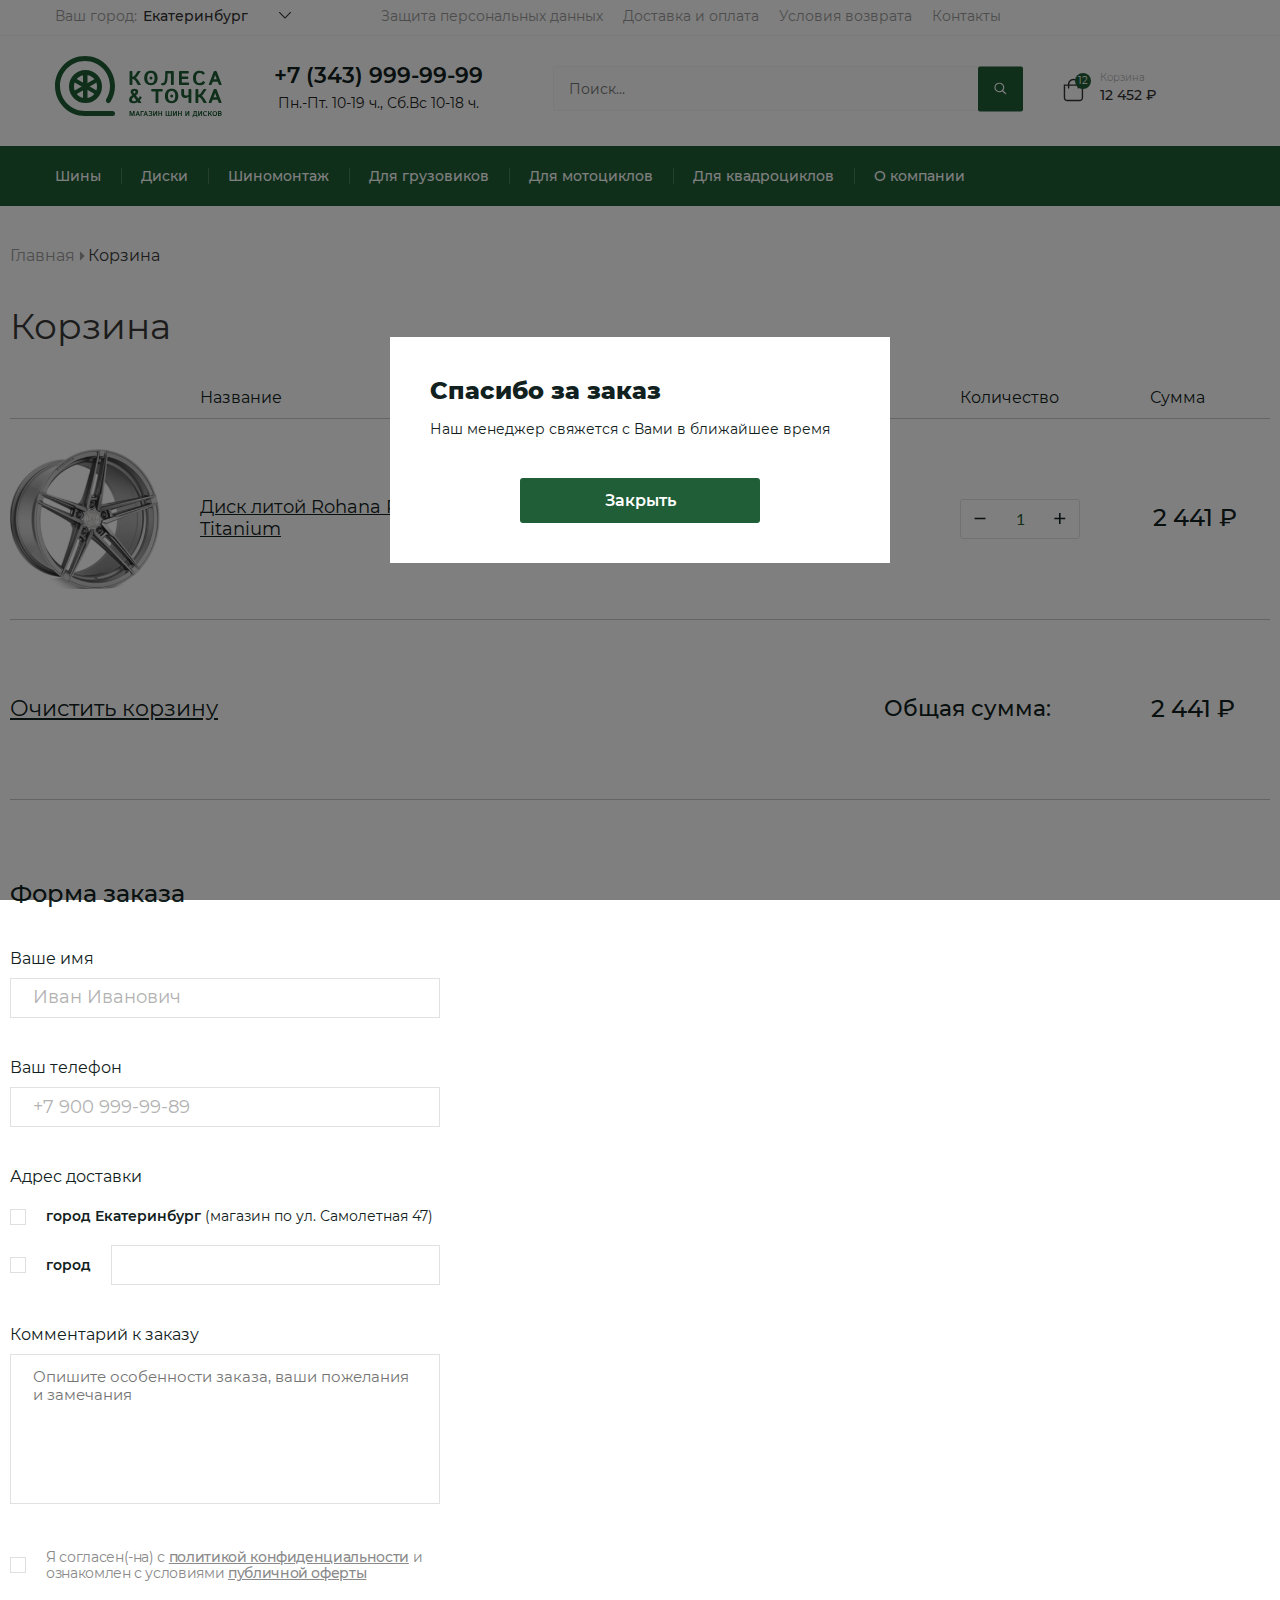
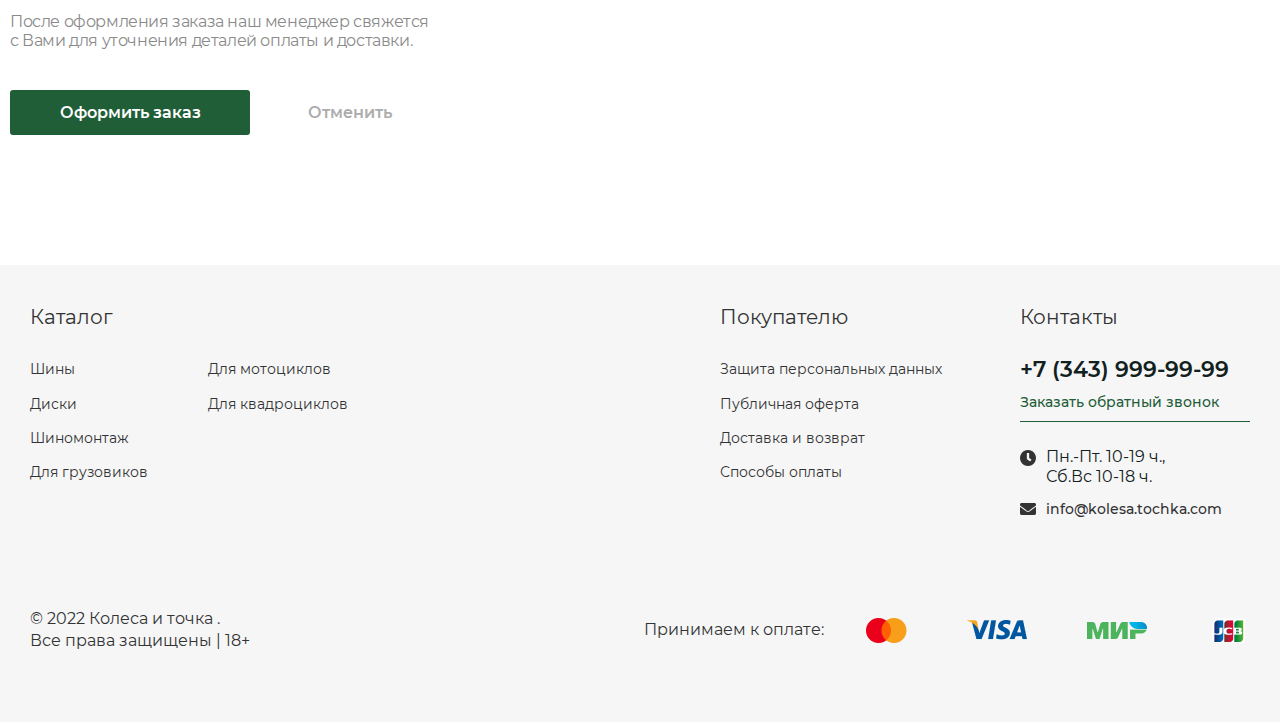
<file: cartOpenModal.html>
<!DOCTYPE html>
<html lang="en">

<head>
    <meta charset="UTF-8">
    <meta http-equiv="X-UA-Compatible" content="IE=edge">
    <meta name="viewport" content="width=device-width, initial-scale=1.0">
    <title>Document</title>
    <link rel="stylesheet" href="./css/styles.css">
    <script src="./js/index.js" defer></script>
</head>

<body>

    <header class="header">
        <div class="header__inner">

            <div class="header__wrapper">

                <div class="locationSelect-wrap">
                    <div class="locationSelect-title">Ваш город:</div>
                    <div class="locationSelect">
                        <div class="locationSelect__trigger">
                            <div class="locationSelect__trigger-text">Екатеринбург</div>
                            <div class="locationSelect__trigger-icon">
                                <svg width="13" height="7" viewBox="0 0 13 7" fill="none"
                                    xmlns="http://www.w3.org/2000/svg">
                                    <path
                                        d="M12.9055 0.353949C12.967 0.415364 12.9977 0.507487 12.9977 0.59961C12.9977 0.722441 12.967 0.783856 12.9055 0.845272L7.23559 6.50749C7.17409 6.5689 7.11259 6.59961 6.98959 6.59961C6.89734 6.59961 6.80509 6.5689 6.7436 6.50749L1.07369 0.845272C1.01219 0.783856 0.981445 0.722441 0.981445 0.59961C0.981445 0.507487 1.01219 0.415364 1.07369 0.353949L1.31969 0.108286C1.38119 0.0468707 1.47344 0.0161633 1.56568 0.0161633C1.68868 0.0161633 1.78093 0.0468707 1.84243 0.108286L6.98959 5.27918L12.1368 0.108286C12.229 0.0468707 12.3212 0.0161633 12.4135 0.0161633C12.5365 0.0161633 12.598 0.0468707 12.6595 0.108286L12.9055 0.353949Z"
                                        fill="#333333" />
                                </svg>
                            </div>
                        </div>
                        <div class="locationSelect__list">
                            <div class="searchForm-wrap">
                                <form class="searchForm">
                                    <div class="searchForm__inner">
                                        <div class="searchForm__input-wrap">
                                            <input class="searchForm__input" type="text" placeholder="Поиск...">
                                        </div>
                                        <div class="searchForm__button-wrap">
                                            <button class="searchForm__submitButton" type="submit">
                                                <svg width="13" height="12" viewBox="0 0 13 12" fill="none"
                                                    xmlns="http://www.w3.org/2000/svg">
                                                    <path fill-rule="evenodd" clip-rule="evenodd"
                                                        d="M12.2285 11.669L11.9803 11.8345C11.8975 11.9172 11.732 12 11.6492 12C11.5665 12 11.4837 12 11.4837 11.9172C11.4009 11.9172 11.4009 11.8345 11.3182 11.8345L8.42163 8.93793C8.33887 8.93793 8.33887 8.85517 8.33887 8.77241C7.92508 9.10345 7.51128 9.26897 7.09749 9.43448C6.51818 9.68276 5.93887 9.76552 5.2768 9.76552C4.36646 9.76552 3.53887 9.51724 2.79404 9.10345C2.04922 8.77241 1.46991 8.11034 1.05611 7.36552C0.642319 6.62069 0.394043 5.7931 0.394043 4.88276C0.394043 3.97241 0.642319 3.14483 1.05611 2.4C1.46991 1.73793 2.04922 1.07586 2.79404 0.662069C3.62163 0.248276 4.44922 0 5.2768 0C6.18715 0 7.01473 0.248276 7.75956 0.662069C8.50439 1.07586 9.0837 1.73793 9.58025 2.48276C9.99404 3.22759 10.2423 4.05517 10.2423 4.96552C10.2423 5.62759 10.1596 6.2069 9.91128 6.78621C9.74577 7.2 9.49749 7.61379 9.24922 8.02759C9.33197 8.02759 9.33197 8.11035 9.33197 8.11035L12.2285 11.0069C12.3113 11.0897 12.394 11.2552 12.394 11.3379C12.394 11.4207 12.394 11.5862 12.2285 11.669ZM5.2768 8.68966C5.93887 8.68966 6.60094 8.52414 7.18025 8.1931C7.75956 7.86207 8.17335 7.36552 8.58715 6.78621C8.91818 6.2069 9.0837 5.54483 9.0837 4.88276C9.0837 4.22069 8.91818 3.55862 8.58715 2.97931C8.25611 2.48276 7.75956 1.98621 7.18025 1.65517C6.60094 1.32414 6.02163 1.15862 5.2768 1.15862C4.61473 1.15862 3.95266 1.32414 3.37335 1.65517C2.79404 1.98621 2.38025 2.48276 2.04922 3.06207C1.71818 3.64138 1.55266 4.22069 1.55266 4.88276C1.55266 5.54483 1.71818 6.2069 2.04922 6.78621C2.38025 7.36552 2.8768 7.77931 3.45611 8.1931C3.95266 8.52414 4.61473 8.68966 5.2768 8.68966Z"
                                                        fill="white" />
                                                </svg>
                                            </button>
                                        </div>
                                    </div>
                                </form>
                            </div>
                            <div class="locationSelect__listItems" data-simplebar>
                                <div class="locationSelect__listItem ">Москва</div>
                                <div class="locationSelect__listItem">Санкт-Петербург</div>
                                <div class="locationSelect__listItem">Самара</div>
                                <div class="locationSelect__listItem">Екатеринбург</div>
                                <div class="locationSelect__listItem">Казань</div>
                                <div class="locationSelect__listItem">Уфа</div>
                                <div class="locationSelect__listItem">Пермь</div>
                                <div class="locationSelect__listItem">Екатеринбург</div>
                                <div class="locationSelect__listItem">Казань</div>
                                <div class="locationSelect__listItem">Уфа</div>
                                <div class="locationSelect__listItem">Пермь</div>
                                <div class="locationSelect__listItem">Екатеринбург</div>
                                <div class="locationSelect__listItem">Казань</div>
                                <div class="locationSelect__listItem">Уфа</div>
                                <div class="locationSelect__listItem">Пермь</div>
                            </div>
                        </div>
                    </div>
                </div>

                <div class="header__extraLinks">
                    <a class="header__extraLink" href="#">
                        Защита персональных данных
                    </a>
                    <a class="header__extraLink" href="#">
                        Доставка и оплата
                    </a>
                    <a class="header__extraLink" href="#">
                        Условия возврата
                    </a>
                    <a class="header__extraLink" href="#">
                        Контакты
                    </a>
                </div>

                <div class="callbackModal-btn">Заказать обратный звонок</div>

            </div>

            <div class="header__wrapper">

                <a class="logo" href="#">
                    <svg width="169" height="62" viewBox="0 0 169 62" fill="none"
                        xmlns="http://www.w3.org/2000/svg">
                        <circle cx="30.5" cy="30.5" r="14" stroke="#1F5E37" stroke-width="5" />
                        <rect x="28" y="17" width="4.5" height="27" fill="#1F5E37" />
                        <rect x="28" y="60" width="5" height="32" rx="2.5" transform="rotate(-90 28 60)"
                            fill="#1F5E37" />
                        <rect x="18" y="25.4639" width="4" height="27" transform="rotate(-60 18 25.4639)"
                            fill="#1F5E37" />
                        <rect x="20" y="38.9639" width="4" height="27" transform="rotate(-120 20 38.9639)"
                            fill="#1F5E37" />
                        <path fill-rule="evenodd" clip-rule="evenodd"
                            d="M30 55C30.3283 55 30.6552 54.9937 30.9804 54.9811C30.9911 54.9807 31 54.9893 31 55V58.9835C31 59.5411 30.5576 60 30 60C13.4315 60 0 46.5685 0 30C0 13.4315 13.4315 0 30 0C46.5685 0 60 13.4315 60 30C60 35.9227 58.2837 41.4446 55.3213 46.0953C54.6379 47.1682 53.2181 47.4387 52.1286 46.782C50.858 46.0162 50.5516 44.3157 51.3272 43.051C53.6569 39.2521 55 34.7829 55 30C55 16.1929 43.8071 5 30 5C16.1929 5 5 16.1929 5 30C5 43.8071 16.1929 55 30 55Z"
                            fill="#1F5E37" />
                        <path
                            d="M75.2461 29C74.7904 29 74.5625 28.7559 74.5625 28.2676V15.7285C74.5625 15.2402 74.7904 14.9961 75.2461 14.9961H76.7305C77.1862 14.9961 77.4141 15.2402 77.4141 15.7285V20.6504H77.707C78.1432 20.6504 78.5924 20.4681 79.0547 20.1035C79.5169 19.7389 79.9206 19.2865 80.2656 18.7461L82.3164 15.5723C82.5638 15.1882 82.8568 14.9961 83.1953 14.9961H84.9238C85.5553 14.9961 85.679 15.276 85.2949 15.8359L82.668 19.6836C82.3424 20.1589 82.0202 20.556 81.7012 20.875C81.3887 21.194 80.9948 21.5098 80.5195 21.8223V21.832C81.0143 22.0208 81.4635 22.291 81.8672 22.6426C82.2708 22.9876 82.7135 23.5443 83.1953 24.3125L85.5977 28.1602C85.9492 28.7201 85.8255 29 85.2266 29H83.4004C83.0358 29 82.7428 28.8079 82.5215 28.4238L80.6758 25.25C80.3307 24.651 79.8913 24.1335 79.3574 23.6973C78.8301 23.2546 78.3288 23.0332 77.8535 23.0332H77.4141V28.2676C77.4141 28.7559 77.1862 29 76.7305 29H75.2461ZM89.2039 21.998C89.2039 19.752 89.7833 17.9681 90.9422 16.6465C92.101 15.3249 93.7547 14.6641 95.9031 14.6641C98.0516 14.6641 99.7052 15.3249 100.864 16.6465C102.023 17.9681 102.602 19.752 102.602 21.998C102.602 24.2441 102.023 26.028 100.864 27.3496C99.7052 28.6712 98.0516 29.332 95.9031 29.332C93.7547 29.332 92.101 28.6712 90.9422 27.3496C89.7833 26.028 89.2039 24.2441 89.2039 21.998ZM92.2508 21.998C92.2508 23.6257 92.5405 24.8724 93.1199 25.7383C93.7059 26.5977 94.6336 27.0273 95.9031 27.0273C97.1727 27.0273 98.0971 26.5977 98.6766 25.7383C99.2625 24.8724 99.5555 23.6257 99.5555 21.998C99.5555 20.3704 99.2625 19.127 98.6766 18.2676C98.0971 17.4017 97.1727 16.9688 95.9031 16.9688C94.6336 16.9688 93.7059 17.4017 93.1199 18.2676C92.5405 19.127 92.2508 20.3704 92.2508 21.998ZM106.423 29.0977C106.15 29.0065 106.052 28.7852 106.13 28.4336L106.384 27.3203C106.463 26.9753 106.668 26.8516 107 26.9492C107.182 27.0013 107.371 27.0273 107.566 27.0273C108.562 27.0273 109.249 26.3177 109.627 24.8984C110.004 23.4727 110.193 21.2917 110.193 18.3555V15.7285C110.193 15.2402 110.421 14.9961 110.877 14.9961H118.103C118.559 14.9961 118.787 15.2402 118.787 15.7285V28.2676C118.787 28.7559 118.559 29 118.103 29H116.619C116.163 29 115.935 28.7559 115.935 28.2676V17.418H112.634V18.9023C112.634 22.776 112.254 25.4844 111.492 27.0273C110.73 28.5638 109.496 29.332 107.791 29.332C107.361 29.332 106.905 29.2539 106.423 29.0977ZM124.678 29C124.222 29 123.995 28.7559 123.995 28.2676V15.7285C123.995 15.2402 124.222 14.9961 124.678 14.9961H133.057C133.545 14.9961 133.789 15.2077 133.789 15.6309V16.7832C133.789 17.2064 133.545 17.418 133.057 17.418H126.846V20.5234H132.539C133.028 20.5234 133.272 20.735 133.272 21.1582V22.3105C133.272 22.7337 133.028 22.9453 132.539 22.9453H126.846V26.5781H133.37C133.858 26.5781 134.102 26.7897 134.102 27.2129V28.3652C134.102 28.7884 133.858 29 133.37 29H124.678ZM137.972 21.998C137.972 19.752 138.542 17.9681 139.681 16.6465C140.82 15.3249 142.464 14.6641 144.613 14.6641C145.849 14.6641 146.898 14.8561 147.757 15.2402C148.616 15.6243 149.222 16.181 149.573 16.9102C149.808 17.3919 149.769 17.7174 149.456 17.8867L148.284 18.5117C147.874 18.7331 147.536 18.6094 147.269 18.1406C147.099 17.8411 146.784 17.571 146.321 17.3301C145.866 17.0892 145.329 16.9688 144.71 16.9688C143.343 16.9688 142.386 17.4017 141.839 18.2676C141.292 19.127 141.019 20.3704 141.019 21.998C141.019 23.6257 141.292 24.8724 141.839 25.7383C142.386 26.5977 143.343 27.0273 144.71 27.0273C145.446 27.0273 146.064 26.8613 146.566 26.5293C147.073 26.1973 147.425 25.8815 147.62 25.582C147.939 25.0938 148.278 24.9701 148.636 25.2109L149.808 25.9922C150.127 26.207 150.159 26.5326 149.905 26.9688C149.528 27.6198 148.88 28.1764 147.962 28.6387C147.044 29.1009 145.928 29.332 144.613 29.332C142.497 29.332 140.859 28.6712 139.7 27.3496C138.548 26.028 137.972 24.2441 137.972 21.998ZM154.303 29C153.834 29 153.681 28.7852 153.844 28.3555L158.629 15.7871C158.831 15.2598 159.137 14.9961 159.547 14.9961H160.914C161.324 14.9961 161.63 15.2598 161.832 15.7871L166.617 28.3555C166.78 28.7852 166.627 29 166.158 29H164.605C164.176 29 163.876 28.7754 163.707 28.3262L162.711 25.6992H157.75L156.754 28.3262C156.585 28.7754 156.285 29 155.855 29H154.303ZM158.658 23.2773H161.803L160.602 20.1719C160.458 19.8073 160.37 19.5436 160.338 19.3809C160.312 19.2116 160.283 18.9642 160.25 18.6387H160.211C160.178 18.9642 160.146 19.2116 160.113 19.3809C160.087 19.5436 160.003 19.8073 159.859 20.1719L158.658 23.2773ZM74.0938 43.9141C74.0938 42.9505 74.3379 42.1009 74.8262 41.3652C75.3145 40.6296 76.1478 39.8385 77.3262 38.9922C76.8639 38.4714 76.4668 37.9831 76.1348 37.5273C75.8027 37.0651 75.6367 36.4336 75.6367 35.6328C75.6367 34.8516 75.9427 34.1615 76.5547 33.5625C77.1732 32.9635 78.1888 32.6641 79.6016 32.6641C80.474 32.6641 81.2845 32.8854 82.0332 33.3281C82.7884 33.7708 83.166 34.5358 83.166 35.623C83.166 36.4303 82.9967 37.1204 82.6582 37.6934C82.3197 38.2598 81.7533 38.8424 80.959 39.4414L83.3027 42.5078C83.5957 42.2344 83.8626 41.9219 84.1035 41.5703C84.3444 41.2188 84.5072 40.9453 84.5918 40.75C84.7741 40.3268 85.0573 40.2292 85.4414 40.457L86.4766 41.082C86.6719 41.1862 86.6914 41.4303 86.5352 41.8145C86.3529 42.2637 86.1217 42.6901 85.8418 43.0938C85.5618 43.4974 85.1777 43.9108 84.6895 44.334L86.2129 46.3555C86.5384 46.7852 86.4375 47 85.9102 47H84.1035C83.6217 47 83.2409 46.8079 82.9609 46.4238L82.6094 45.9453C81.9583 46.4661 81.2845 46.8275 80.5879 47.0293C79.8913 47.2311 79.084 47.332 78.166 47.332C76.9876 47.332 76.0143 47.0586 75.2461 46.5117C74.4779 45.9648 74.0938 45.099 74.0938 43.9141ZM77.0234 43.7969C77.0234 44.2331 77.1764 44.5781 77.4824 44.832C77.7949 45.0794 78.1562 45.2031 78.5664 45.2031C79.1133 45.2031 79.5853 45.1315 79.9824 44.9883C80.3796 44.8451 80.806 44.5781 81.2617 44.1875L78.7617 40.9062C78.1367 41.4141 77.6908 41.8633 77.4238 42.2539C77.1569 42.6445 77.0234 43.1589 77.0234 43.7969ZM78.2734 35.7402C78.2734 36.196 78.3939 36.5671 78.6348 36.8535C78.8822 37.1335 79.1523 37.4199 79.4453 37.7129C79.8555 37.3418 80.1387 37.0586 80.2949 36.8633C80.4512 36.6615 80.5293 36.3457 80.5293 35.916C80.5293 35.5905 80.4251 35.3431 80.2168 35.1738C80.015 34.998 79.7383 34.9102 79.3867 34.9102C79.0156 34.9102 78.7357 35.0176 78.5469 35.2324C78.3646 35.4408 78.2734 35.61 78.2734 35.7402ZM96.9629 35.4961C96.4746 35.4961 96.2305 35.2845 96.2305 34.8613V33.6309C96.2305 33.2077 96.4746 32.9961 96.9629 32.9961H107.002C107.49 32.9961 107.734 33.2077 107.734 33.6309V34.8613C107.734 35.2845 107.49 35.4961 107.002 35.4961H103.408V46.4629C103.408 46.821 103.245 47 102.92 47H101.045C100.719 47 100.557 46.821 100.557 46.4629V35.4961H96.9629ZM109.906 39.998C109.906 37.752 110.486 35.9681 111.645 34.6465C112.803 33.3249 114.457 32.6641 116.605 32.6641C118.754 32.6641 120.408 33.3249 121.566 34.6465C122.725 35.9681 123.305 37.752 123.305 39.998C123.305 42.2441 122.725 44.028 121.566 45.3496C120.408 46.6712 118.754 47.332 116.605 47.332C114.457 47.332 112.803 46.6712 111.645 45.3496C110.486 44.028 109.906 42.2441 109.906 39.998ZM112.953 39.998C112.953 41.6257 113.243 42.8724 113.822 43.7383C114.408 44.5977 115.336 45.0273 116.605 45.0273C117.875 45.0273 118.799 44.5977 119.379 43.7383C119.965 42.8724 120.258 41.6257 120.258 39.998C120.258 38.3704 119.965 37.127 119.379 36.2676C118.799 35.4017 117.875 34.9688 116.605 34.9688C115.336 34.9688 114.408 35.4017 113.822 36.2676C113.243 37.127 112.953 38.3704 112.953 39.998ZM126.238 37.8984V33.7285C126.238 33.2402 126.466 32.9961 126.922 32.9961H128.406C128.862 32.9961 129.09 33.2402 129.09 33.7285V37.4297C129.09 38.224 129.233 38.7806 129.52 39.0996C129.806 39.4186 130.2 39.5781 130.701 39.5781C131.17 39.5781 131.609 39.5358 132.02 39.4512C132.436 39.3665 132.931 39.1908 133.504 38.9238V33.7285C133.504 33.2402 133.732 32.9961 134.188 32.9961H135.672C136.128 32.9961 136.355 33.2402 136.355 33.7285V46.2676C136.355 46.7559 136.128 47 135.672 47H134.188C133.732 47 133.504 46.7559 133.504 46.2676V42.2051C133.504 41.8145 133.52 41.4238 133.553 41.0332H133.484C133.016 41.2741 132.452 41.4759 131.795 41.6387C131.137 41.8014 130.532 41.8828 129.979 41.8828C128.839 41.8828 127.931 41.4857 127.254 40.6914C126.577 39.8971 126.238 38.9661 126.238 37.8984ZM141.164 47C140.708 47 140.48 46.7559 140.48 46.2676V33.7285C140.48 33.2402 140.708 32.9961 141.164 32.9961H142.648C143.104 32.9961 143.332 33.2402 143.332 33.7285V38.6504H143.625C144.061 38.6504 144.51 38.4681 144.973 38.1035C145.435 37.7389 145.839 37.2865 146.184 36.7461L148.234 33.5723C148.482 33.1882 148.775 32.9961 149.113 32.9961H150.842C151.473 32.9961 151.597 33.276 151.213 33.8359L148.586 37.6836C148.26 38.1589 147.938 38.556 147.619 38.875C147.307 39.194 146.913 39.5098 146.438 39.8223V39.832C146.932 40.0208 147.382 40.291 147.785 40.6426C148.189 40.9876 148.632 41.5443 149.113 42.3125L151.516 46.1602C151.867 46.7201 151.743 47 151.145 47H149.318C148.954 47 148.661 46.8079 148.439 46.4238L146.594 43.25C146.249 42.651 145.809 42.1335 145.275 41.6973C144.748 41.2546 144.247 41.0332 143.771 41.0332H143.332V46.2676C143.332 46.7559 143.104 47 142.648 47H141.164ZM154.205 47C153.736 47 153.583 46.7852 153.746 46.3555L158.531 33.7871C158.733 33.2598 159.039 32.9961 159.449 32.9961H160.816C161.227 32.9961 161.533 33.2598 161.734 33.7871L166.52 46.3555C166.682 46.7852 166.529 47 166.061 47H164.508C164.078 47 163.779 46.7754 163.609 46.3262L162.613 43.6992H157.652L156.656 46.3262C156.487 46.7754 156.188 47 155.758 47H154.205ZM158.561 41.2773H161.705L160.504 38.1719C160.361 37.8073 160.273 37.5436 160.24 37.3809C160.214 37.2116 160.185 36.9642 160.152 36.6387H160.113C160.081 36.9642 160.048 37.2116 160.016 37.3809C159.99 37.5436 159.905 37.8073 159.762 38.1719L158.561 41.2773Z"
                            fill="#1F5E37" />
                        <path
                            d="M74.7861 60C74.6266 60 74.5469 59.9146 74.5469 59.7437V55.355C74.5469 55.1841 74.6266 55.0986 74.7861 55.0986H75.7773C75.9095 55.0986 76.0041 55.1898 76.061 55.3721L76.9873 58.3696C77.0283 58.4995 77.0568 58.6066 77.0728 58.6909C77.0887 58.7729 77.1024 58.8709 77.1138 58.9849H77.1343C77.1457 58.8709 77.1593 58.7729 77.1753 58.6909C77.1912 58.6066 77.2197 58.4995 77.2607 58.3696L78.187 55.3721C78.244 55.1898 78.3385 55.0986 78.4707 55.0986H79.4619C79.6214 55.0986 79.7012 55.1841 79.7012 55.355V59.7437C79.7012 59.9146 79.6214 60 79.4619 60H78.9424C78.7829 60 78.7031 59.9146 78.7031 59.7437V56.9204C78.7031 56.7837 78.7088 56.647 78.7202 56.5103H78.6963L77.7085 59.7231C77.6515 59.9077 77.5535 60 77.4146 60H76.8335C76.6945 60 76.5965 59.9077 76.5396 59.7231L75.5518 56.5103H75.5278C75.5392 56.647 75.5449 56.7837 75.5449 56.9204V59.7437C75.5449 59.9146 75.4652 60 75.3057 60H74.7861ZM80.6411 60C80.4771 60 80.4235 59.9248 80.4805 59.7744L82.1553 55.3755C82.2259 55.1909 82.333 55.0986 82.4766 55.0986H82.9551C83.0986 55.0986 83.2057 55.1909 83.2764 55.3755L84.9512 59.7744C85.0081 59.9248 84.9546 60 84.7905 60H84.2471C84.0967 60 83.9919 59.9214 83.9326 59.7642L83.584 58.8447H81.8477L81.499 59.7642C81.4398 59.9214 81.335 60 81.1846 60H80.6411ZM82.1655 57.9971H83.2661L82.8457 56.9102C82.7956 56.7826 82.7648 56.6903 82.7534 56.6333C82.7443 56.5741 82.734 56.4875 82.7227 56.3735H82.709C82.6976 56.4875 82.6862 56.5741 82.6748 56.6333C82.6657 56.6903 82.6361 56.7826 82.5859 56.9102L82.1655 57.9971ZM85.7988 60C85.6393 60 85.5596 59.9146 85.5596 59.7437V55.355C85.5596 55.1841 85.6393 55.0986 85.7988 55.0986H88.4614C88.6323 55.0986 88.7178 55.1727 88.7178 55.3208V55.7241C88.7178 55.8722 88.6323 55.9463 88.4614 55.9463H86.5576V59.7437C86.5576 59.9146 86.4779 60 86.3184 60H85.7988ZM88.6323 60C88.4683 60 88.4147 59.9248 88.4717 59.7744L90.1465 55.3755C90.2171 55.1909 90.3242 55.0986 90.4678 55.0986H90.9463C91.0898 55.0986 91.1969 55.1909 91.2676 55.3755L92.9424 59.7744C92.9993 59.9248 92.9458 60 92.7817 60H92.2383C92.0879 60 91.9831 59.9214 91.9238 59.7642L91.5752 58.8447H89.8389L89.4902 59.7642C89.431 59.9214 89.3262 60 89.1758 60H88.6323ZM90.1567 57.9971H91.2573L90.8369 56.9102C90.7868 56.7826 90.756 56.6903 90.7446 56.6333C90.7355 56.5741 90.7253 56.4875 90.7139 56.3735H90.7002C90.6888 56.4875 90.6774 56.5741 90.666 56.6333C90.6569 56.6903 90.6273 56.7826 90.5771 56.9102L90.1567 57.9971ZM93.5679 59.4873C93.4539 59.3574 93.4437 59.2446 93.5371 59.1489L93.8652 58.8105C93.9609 58.7103 94.0863 58.7297 94.2412 58.8687C94.3506 58.9666 94.4907 59.0646 94.6616 59.1626C94.8325 59.2606 95.0581 59.3096 95.3384 59.3096C95.605 59.3096 95.8397 59.2606 96.0425 59.1626C96.2476 59.0646 96.3501 58.8721 96.3501 58.585C96.3501 58.2979 96.2646 58.0996 96.0938 57.9902C95.9251 57.8809 95.7007 57.8262 95.4204 57.8262H94.853C94.6821 57.8262 94.5967 57.7544 94.5967 57.6108V57.2417C94.5967 57.0936 94.6821 57.0195 94.853 57.0195H95.2769C95.6619 57.0195 95.9172 56.9591 96.0425 56.8384C96.1678 56.7176 96.2305 56.5615 96.2305 56.3701C96.2305 56.1719 96.1587 56.026 96.0151 55.9326C95.8739 55.8369 95.6483 55.7891 95.3384 55.7891C95.0991 55.7891 94.8895 55.8267 94.7095 55.9019C94.5317 55.9748 94.3984 56.0522 94.3096 56.1343C94.1615 56.2687 94.035 56.279 93.9302 56.165L93.6465 55.854C93.5394 55.7378 93.5542 55.6239 93.6909 55.5122C93.9347 55.3117 94.1911 55.1738 94.46 55.0986C94.7311 55.0212 95.0353 54.9824 95.3726 54.9824C95.9878 54.9824 96.4526 55.1009 96.7671 55.3379C97.0838 55.5749 97.2422 55.8848 97.2422 56.2676C97.2422 56.5957 97.1533 56.8475 96.9756 57.0229C96.8001 57.1961 96.5837 57.3146 96.3262 57.3784V57.3921C96.611 57.4217 96.8639 57.5493 97.085 57.7749C97.306 58.0005 97.4165 58.2899 97.4165 58.6431C97.4165 59.1034 97.2319 59.4645 96.8628 59.7266C96.4959 59.9863 95.9821 60.1162 95.3213 60.1162C94.8519 60.1162 94.485 60.0615 94.2207 59.9521C93.9587 59.8405 93.741 59.6855 93.5679 59.4873ZM98.418 60C98.2585 60 98.1787 59.9146 98.1787 59.7437V55.355C98.1787 55.1841 98.2585 55.0986 98.418 55.0986H98.9375C99.097 55.0986 99.1768 55.1841 99.1768 55.355V58.0518C99.1768 58.1885 99.1711 58.3252 99.1597 58.4619H99.1836L100.858 55.3379C100.945 55.1784 101.093 55.0986 101.303 55.0986H101.945C102.105 55.0986 102.185 55.1841 102.185 55.355V59.7437C102.185 59.9146 102.105 60 101.945 60H101.426C101.266 60 101.187 59.9146 101.187 59.7437V57.0469C101.187 56.9102 101.192 56.7734 101.204 56.6367H101.18L99.5049 59.7607C99.4183 59.9202 99.2702 60 99.0605 60H98.418ZM103.518 60C103.358 60 103.278 59.9146 103.278 59.7437V55.355C103.278 55.1841 103.358 55.0986 103.518 55.0986H104.037C104.197 55.0986 104.276 55.1841 104.276 55.355V57.0264H106.115V55.355C106.115 55.1841 106.195 55.0986 106.354 55.0986H106.874C107.034 55.0986 107.113 55.1841 107.113 55.355V59.7437C107.113 59.9146 107.034 60 106.874 60H106.354C106.195 60 106.115 59.9146 106.115 59.7437V57.874H104.276V59.7437C104.276 59.9146 104.197 60 104.037 60H103.518ZM110.839 60C110.679 60 110.6 59.9146 110.6 59.7437V55.355C110.6 55.1841 110.679 55.0986 110.839 55.0986H111.358C111.518 55.0986 111.598 55.1841 111.598 55.355V59.1523H113.211V55.355C113.211 55.1841 113.291 55.0986 113.45 55.0986H113.97C114.129 55.0986 114.209 55.1841 114.209 55.355V59.1523H115.822V55.355C115.822 55.1841 115.902 55.0986 116.062 55.0986H116.581C116.741 55.0986 116.82 55.1841 116.82 55.355V59.7437C116.82 59.9146 116.741 60 116.581 60H110.839ZM118.153 60C117.994 60 117.914 59.9146 117.914 59.7437V55.355C117.914 55.1841 117.994 55.0986 118.153 55.0986H118.673C118.832 55.0986 118.912 55.1841 118.912 55.355V58.0518C118.912 58.1885 118.906 58.3252 118.895 58.4619H118.919L120.594 55.3379C120.68 55.1784 120.828 55.0986 121.038 55.0986H121.681C121.84 55.0986 121.92 55.1841 121.92 55.355V59.7437C121.92 59.9146 121.84 60 121.681 60H121.161C121.002 60 120.922 59.9146 120.922 59.7437V57.0469C120.922 56.9102 120.928 56.7734 120.939 56.6367H120.915L119.24 59.7607C119.154 59.9202 119.006 60 118.796 60H118.153ZM123.253 60C123.093 60 123.014 59.9146 123.014 59.7437V55.355C123.014 55.1841 123.093 55.0986 123.253 55.0986H123.772C123.932 55.0986 124.012 55.1841 124.012 55.355V57.0264H125.851V55.355C125.851 55.1841 125.93 55.0986 126.09 55.0986H126.609C126.769 55.0986 126.849 55.1841 126.849 55.355V59.7437C126.849 59.9146 126.769 60 126.609 60H126.09C125.93 60 125.851 59.9146 125.851 59.7437V57.874H124.012V59.7437C124.012 59.9146 123.932 60 123.772 60H123.253ZM130.574 60C130.415 60 130.335 59.9146 130.335 59.7437V55.355C130.335 55.1841 130.415 55.0986 130.574 55.0986H131.094C131.253 55.0986 131.333 55.1841 131.333 55.355V58.0518C131.333 58.1885 131.327 58.3252 131.316 58.4619H131.34L133.015 55.3379C133.101 55.1784 133.249 55.0986 133.459 55.0986H134.102C134.261 55.0986 134.341 55.1841 134.341 55.355V59.7437C134.341 59.9146 134.261 60 134.102 60H133.582C133.423 60 133.343 59.9146 133.343 59.7437V57.0469C133.343 56.9102 133.348 56.7734 133.36 56.6367H133.336L131.661 59.7607C131.575 59.9202 131.426 60 131.217 60H130.574ZM137.69 61.2646C137.554 61.2646 137.485 61.1849 137.485 61.0254V59.4087C137.485 59.2378 137.588 59.1523 137.793 59.1523H137.94C138.238 58.8424 138.442 58.4984 138.552 58.1201C138.661 57.7419 138.716 57.1152 138.716 56.2402V55.355C138.716 55.1841 138.796 55.0986 138.955 55.0986H141.484C141.644 55.0986 141.724 55.1841 141.724 55.355V59.1523H142.065C142.271 59.1523 142.373 59.2378 142.373 59.4087V61.0254C142.373 61.1849 142.305 61.2646 142.168 61.2646H141.724C141.587 61.2646 141.519 61.1849 141.519 61.0254V60H138.34V61.0254C138.34 61.1849 138.271 61.2646 138.135 61.2646H137.69ZM138.952 59.1523H140.726V55.9463H139.57V56.4316C139.57 57.2428 139.512 57.8672 139.396 58.3047C139.28 58.7422 139.132 59.0247 138.952 59.1523ZM143.364 60C143.205 60 143.125 59.9146 143.125 59.7437V55.355C143.125 55.1841 143.205 55.0986 143.364 55.0986H143.884C144.043 55.0986 144.123 55.1841 144.123 55.355V58.0518C144.123 58.1885 144.117 58.3252 144.106 58.4619H144.13L145.805 55.3379C145.891 55.1784 146.039 55.0986 146.249 55.0986H146.892C147.051 55.0986 147.131 55.1841 147.131 55.355V59.7437C147.131 59.9146 147.051 60 146.892 60H146.372C146.213 60 146.133 59.9146 146.133 59.7437V57.0469C146.133 56.9102 146.139 56.7734 146.15 56.6367H146.126L144.451 59.7607C144.365 59.9202 144.216 60 144.007 60H143.364ZM147.972 57.5493C147.972 56.7632 148.171 56.1388 148.57 55.6763C148.969 55.2137 149.544 54.9824 150.296 54.9824C150.729 54.9824 151.096 55.0496 151.396 55.1841C151.697 55.3185 151.909 55.5133 152.032 55.7686C152.114 55.9372 152.101 56.0511 151.991 56.1104L151.581 56.3291C151.438 56.4066 151.319 56.3633 151.226 56.1992C151.166 56.0944 151.056 55.9998 150.894 55.9155C150.735 55.8312 150.547 55.7891 150.33 55.7891C149.852 55.7891 149.517 55.9406 149.325 56.2437C149.134 56.5444 149.038 56.9797 149.038 57.5493C149.038 58.119 149.134 58.5553 149.325 58.8584C149.517 59.1592 149.852 59.3096 150.33 59.3096C150.588 59.3096 150.804 59.2515 150.979 59.1353C151.157 59.019 151.28 58.9085 151.349 58.8037C151.46 58.6328 151.579 58.5895 151.704 58.6738L152.114 58.9473C152.226 59.0225 152.237 59.1364 152.148 59.2891C152.016 59.5169 151.79 59.7118 151.468 59.8735C151.147 60.0353 150.756 60.1162 150.296 60.1162C149.555 60.1162 148.982 59.8849 148.577 59.4224C148.173 58.9598 147.972 58.3354 147.972 57.5493ZM153.311 60C153.151 60 153.071 59.9146 153.071 59.7437V55.355C153.071 55.1841 153.151 55.0986 153.311 55.0986H153.83C153.99 55.0986 154.069 55.1841 154.069 55.355V57.0776H154.172C154.325 57.0776 154.482 57.0138 154.644 56.8862C154.805 56.7586 154.947 56.6003 155.067 56.4111L155.785 55.3003C155.872 55.1659 155.974 55.0986 156.093 55.0986H156.698C156.919 55.0986 156.962 55.1966 156.828 55.3926L155.908 56.7393C155.794 56.9056 155.681 57.0446 155.57 57.1562C155.46 57.2679 155.323 57.3784 155.156 57.4878V57.4912C155.329 57.5573 155.487 57.6519 155.628 57.7749C155.769 57.8957 155.924 58.0905 156.093 58.3594L156.934 59.7061C157.057 59.902 157.013 60 156.804 60H156.165C156.037 60 155.934 59.9328 155.857 59.7983L155.211 58.6875C155.09 58.4779 154.936 58.2967 154.75 58.144C154.565 57.9891 154.389 57.9116 154.223 57.9116H154.069V59.7437C154.069 59.9146 153.99 60 153.83 60H153.311ZM157.426 57.5493C157.426 56.7632 157.629 56.1388 158.034 55.6763C158.44 55.2137 159.019 54.9824 159.771 54.9824C160.522 54.9824 161.101 55.2137 161.507 55.6763C161.912 56.1388 162.115 56.7632 162.115 57.5493C162.115 58.3354 161.912 58.9598 161.507 59.4224C161.101 59.8849 160.522 60.1162 159.771 60.1162C159.019 60.1162 158.44 59.8849 158.034 59.4224C157.629 58.9598 157.426 58.3354 157.426 57.5493ZM158.492 57.5493C158.492 58.119 158.594 58.5553 158.796 58.8584C159.001 59.1592 159.326 59.3096 159.771 59.3096C160.215 59.3096 160.538 59.1592 160.741 58.8584C160.946 58.5553 161.049 58.119 161.049 57.5493C161.049 56.9797 160.946 56.5444 160.741 56.2437C160.538 55.9406 160.215 55.7891 159.771 55.7891C159.326 55.7891 159.001 55.9406 158.796 56.2437C158.594 56.5444 158.492 56.9797 158.492 57.5493ZM163.229 60C163.047 60 162.956 59.9146 162.956 59.7437V55.355C162.956 55.1841 163.047 55.0986 163.229 55.0986H164.392C165.267 55.0986 165.857 55.2069 166.162 55.4233C166.47 55.6375 166.624 55.9679 166.624 56.4146C166.624 56.7267 166.508 56.9683 166.278 57.1392C166.05 57.3101 165.829 57.4092 165.615 57.4365V57.4468C165.823 57.4604 166.066 57.5653 166.347 57.7612C166.627 57.9572 166.767 58.234 166.767 58.5918C166.767 59.0111 166.596 59.3506 166.254 59.6104C165.913 59.8701 165.349 60 164.562 60H163.229ZM163.954 59.166H164.453C164.936 59.166 165.264 59.1239 165.438 59.0396C165.613 58.9552 165.701 58.7843 165.701 58.5269C165.701 58.2853 165.599 58.119 165.396 58.0278C165.196 57.9344 164.882 57.8877 164.453 57.8877H163.954V59.166ZM163.954 57.0811H164.402C164.696 57.0811 164.97 57.0298 165.226 56.9272C165.483 56.8247 165.612 56.6652 165.612 56.4487C165.612 56.2801 165.54 56.1525 165.396 56.0659C165.255 55.9771 164.924 55.9326 164.402 55.9326H163.954V57.0811Z"
                            fill="#1F5E37" />
                        <circle cx="116.7" cy="40" r="1.5" fill="#1F5E37" />
                        <circle cx="96" cy="22" r="1.5" fill="#1F5E37" />
                    </svg>
                </a>

                <div class="header__info">
                    <a class="header__info-phone phone-number" href="tel:">+7 (343) 999-99-99</a>
                    <div class="header__info-workingDays">
                        Пн.-Пт. 10-19 ч., Сб.Вс 10-18 ч.
                    </div>
                </div>

                <div class="searchForm-wrap">
                    <form class="searchForm">
                        <div class="searchForm__inner">
                            <div class="searchForm__input-wrap">
                                <input class="searchForm__input" type="text" placeholder="Поиск...">
                            </div>
                            <div class="searchForm__button-wrap">
                                <button class="searchForm__submitButton" type="submit">
                                    <svg width="13" height="12" viewBox="0 0 13 12" fill="none"
                                        xmlns="http://www.w3.org/2000/svg">
                                        <path fill-rule="evenodd" clip-rule="evenodd"
                                            d="M12.2285 11.669L11.9803 11.8345C11.8975 11.9172 11.732 12 11.6492 12C11.5665 12 11.4837 12 11.4837 11.9172C11.4009 11.9172 11.4009 11.8345 11.3182 11.8345L8.42163 8.93793C8.33887 8.93793 8.33887 8.85517 8.33887 8.77241C7.92508 9.10345 7.51128 9.26897 7.09749 9.43448C6.51818 9.68276 5.93887 9.76552 5.2768 9.76552C4.36646 9.76552 3.53887 9.51724 2.79404 9.10345C2.04922 8.77241 1.46991 8.11034 1.05611 7.36552C0.642319 6.62069 0.394043 5.7931 0.394043 4.88276C0.394043 3.97241 0.642319 3.14483 1.05611 2.4C1.46991 1.73793 2.04922 1.07586 2.79404 0.662069C3.62163 0.248276 4.44922 0 5.2768 0C6.18715 0 7.01473 0.248276 7.75956 0.662069C8.50439 1.07586 9.0837 1.73793 9.58025 2.48276C9.99404 3.22759 10.2423 4.05517 10.2423 4.96552C10.2423 5.62759 10.1596 6.2069 9.91128 6.78621C9.74577 7.2 9.49749 7.61379 9.24922 8.02759C9.33197 8.02759 9.33197 8.11035 9.33197 8.11035L12.2285 11.0069C12.3113 11.0897 12.394 11.2552 12.394 11.3379C12.394 11.4207 12.394 11.5862 12.2285 11.669ZM5.2768 8.68966C5.93887 8.68966 6.60094 8.52414 7.18025 8.1931C7.75956 7.86207 8.17335 7.36552 8.58715 6.78621C8.91818 6.2069 9.0837 5.54483 9.0837 4.88276C9.0837 4.22069 8.91818 3.55862 8.58715 2.97931C8.25611 2.48276 7.75956 1.98621 7.18025 1.65517C6.60094 1.32414 6.02163 1.15862 5.2768 1.15862C4.61473 1.15862 3.95266 1.32414 3.37335 1.65517C2.79404 1.98621 2.38025 2.48276 2.04922 3.06207C1.71818 3.64138 1.55266 4.22069 1.55266 4.88276C1.55266 5.54483 1.71818 6.2069 2.04922 6.78621C2.38025 7.36552 2.8768 7.77931 3.45611 8.1931C3.95266 8.52414 4.61473 8.68966 5.2768 8.68966Z"
                                            fill="white" />
                                    </svg>
                                </button>
                            </div>
                        </div>
                    </form>
                </div>

                <a class="header__cart" href="#">
                    <div class="header__cart-iconWrap">
                        <div class="header__cart-icon">
                            <svg width="21" height="24" viewBox="0 0 21 24" fill="none"
                                xmlns="http://www.w3.org/2000/svg">
                                <path
                                    d="M15.9719 6.3998H20.1209V19.6998C20.1209 20.6623 19.7751 21.4936 19.0836 22.1936C18.3921 22.8936 17.6142 23.1998 16.6634 23.1998H4.2167C3.26591 23.1998 2.44477 22.8936 1.75329 22.1936C1.0618 21.4936 0.759277 20.6623 0.759277 19.6998V6.3998H4.90819C4.90819 5.39355 5.12428 4.4748 5.64289 3.5998C6.11829 2.7248 6.76655 2.06855 7.63091 1.54355C8.49527 1.0623 9.40284 0.799805 10.4401 0.799805C11.4341 0.799805 12.3417 1.0623 13.206 1.54355C14.0704 2.06855 14.7186 2.7248 15.2372 3.5998C15.7126 4.4748 15.9719 5.39355 15.9719 6.3998ZM10.4401 2.1998C9.27319 2.1998 8.27918 2.6373 7.50126 3.4248C6.68012 4.25605 6.29116 5.2623 6.29116 6.3998H14.589C14.589 5.2623 14.1568 4.25605 13.3789 3.4248C12.5577 2.6373 11.5637 2.1998 10.4401 2.1998ZM18.7379 19.6998V7.7998H15.9719V9.89981C15.9719 10.1186 15.8855 10.2936 15.7559 10.4248C15.6262 10.5561 15.4533 10.5998 15.2805 10.5998C15.0644 10.5998 14.8915 10.5561 14.7618 10.4248C14.6322 10.2936 14.589 10.1186 14.589 9.89981V7.7998H6.29116V9.89981C6.29116 10.1186 6.20472 10.2936 6.07507 10.4248C5.94541 10.5561 5.77254 10.5998 5.59967 10.5998C5.38358 10.5998 5.21071 10.5561 5.08106 10.4248C4.95141 10.2936 4.90819 10.1186 4.90819 9.89981V7.7998H2.14225V19.6998C2.14225 20.3123 2.31512 20.7936 2.7473 21.1873C3.13626 21.6248 3.61165 21.7998 4.2167 21.7998H16.6634C17.2253 21.7998 17.7007 21.6248 18.1328 21.1873C18.5218 20.7936 18.7379 20.3123 18.7379 19.6998Z"
                                    fill="#333333" />
                            </svg>
                        </div>
                        <div class="header__cart-counter">12</div>
                    </div>
                    <div class="header__car-tinfo">
                        <div class="header__cartTitle">Корзина</div>
                        <div class="header__cartTotal">12 452 ₽</div>
                    </div>
                </a>

            </div>

            <div class="header__wrapper">

                <nav class="menu">
                    <ul class="menu__list">
                        <li class="menu__list-item">
                            <a class="menu__list-link" href="#">Шины</a>
                        </li>
                        <li class="menu__list-item">
                            <a class="menu__list-link" href="#">Диски</a>
                            <ul class="submenu__list">
                                <li class="submenu__listItem">
                                    <a class="submenu__listLink" href="#">Каталог дисков</a>
                                </li>
                                <li class="submenu__listItem">
                                    <a class="submenu__listLink" href="#">Подбор по размерам</a>
                                </li>
                                <li class="submenu__listItem">
                                    <a class="submenu__listLink" href="#">Цвета дисков</a>
                                </li>
                                <li class="submenu__listItem">
                                    <a class="submenu__listLink" href="#">Размеры дисков</a>
                                </li>
                                <li class="submenu__listItem">
                                    <a class="submenu__listLink" href="#">Покраска дисков</a>
                                </li>
                                <li class="submenu__listItem">
                                    <a class="submenu__listLink" href="#">Секретки</a>
                                </li>
                            </ul>
                        </li>
                        <li class="menu__list-item">
                            <a class="menu__list-link" href="#">Шиномонтаж</a>
                        </li>
                        <li class="menu__list-item">
                            <a class="menu__list-link" href="#">Для грузовиков</a>
                        </li>
                        <li class="menu__list-item">
                            <a class="menu__list-link" href="#">Для мотоциклов</a>
                        </li>
                        <li class="menu__list-item">
                            <a class="menu__list-link" href="#">Для квадроциклов</a>
                        </li>
                        <li class="menu__list-item">
                            <a class="menu__list-link" href="#">О компании</a>
                        </li>
                    </ul>
                </nav>


                <div class="burgerMenuButton">
                    <svg width="24" height="24" viewBox="0 0 24 24" fill="none" xmlns="http://www.w3.org/2000/svg">
                        <path d="M4 18L14 18" stroke="white" stroke-width="2" stroke-linecap="round"
                            stroke-linejoin="round" />
                        <path d="M4 12L20 12" stroke="white" stroke-width="2" stroke-linecap="round"
                            stroke-linejoin="round" />
                        <path d="M4 6L10 6" stroke="white" stroke-width="2" stroke-linecap="round"
                            stroke-linejoin="round" />
                    </svg>

                </div>

            </div>

        </div>
    </header>

    <div class="burgerMenu">
        <div class="burgerMenu__container">

            <div class="burgerMenu__top">
                <div class="locationSelect-wrap">
                    <div class="locationSelect-title">Ваш город:</div>
                    <div class="locationSelect">
                        <div class="locationSelect__trigger">
                            <div class="locationSelect__trigger-text">Екатеринбург</div>
                            <div class="locationSelect__trigger-icon">
                                <svg width="13" height="7" viewBox="0 0 13 7" fill="none"
                                    xmlns="http://www.w3.org/2000/svg">
                                    <path
                                        d="M12.9055 0.353949C12.967 0.415364 12.9977 0.507487 12.9977 0.59961C12.9977 0.722441 12.967 0.783856 12.9055 0.845272L7.23559 6.50749C7.17409 6.5689 7.11259 6.59961 6.98959 6.59961C6.89734 6.59961 6.80509 6.5689 6.7436 6.50749L1.07369 0.845272C1.01219 0.783856 0.981445 0.722441 0.981445 0.59961C0.981445 0.507487 1.01219 0.415364 1.07369 0.353949L1.31969 0.108286C1.38119 0.0468707 1.47344 0.0161633 1.56568 0.0161633C1.68868 0.0161633 1.78093 0.0468707 1.84243 0.108286L6.98959 5.27918L12.1368 0.108286C12.229 0.0468707 12.3212 0.0161633 12.4135 0.0161633C12.5365 0.0161633 12.598 0.0468707 12.6595 0.108286L12.9055 0.353949Z"
                                        fill="#333333" />
                                </svg>
                            </div>
                        </div>
                        <div class="locationSelect__list"></div>
                    </div>
                </div>
                <div class="burgerMenu__closeButton">
                    <svg width="24" height="24" viewBox="0 0 24 24" fill="none" xmlns="http://www.w3.org/2000/svg">
                        <g clip-path="url(#clip0_443_9021)">
                            <path
                                d="M12.0002 10.5862L16.9502 5.63623L18.3642 7.05023L13.4142 12.0002L18.3642 16.9502L16.9502 18.3642L12.0002 13.4142L7.05023 18.3642L5.63623 16.9502L10.5862 12.0002L5.63623 7.05023L7.05023 5.63623L12.0002 10.5862Z"
                                fill="white" />
                        </g>
                        <defs>
                            <clipPath id="clip0_443_9021">
                                <rect width="24" height="24" fill="white" />
                            </clipPath>
                        </defs>
                    </svg>
                </div>
            </div>

            <div class="burgerMenu__links">

                <div class="burgerMenu__linkWrap">
                    <div class="burgerMenu__linkButton">
                        <a class="burgerMenu__link" href="#">Шины</a>
                        <div class="burgerMenu__linkIcon">
                            <svg width="19" height="19" viewBox="0 0 19 19" fill="none" xmlns="http://www.w3.org/2000/svg">
                                <g clip-path="url(#clip0_443_9039)">
                                    <path d="M12.6665 9.5L7.91651 14.25L7.91651 4.75L12.6665 9.5Z" fill="white" />
                                </g>
                                <defs>
                                    <clipPath id="clip0_443_9039">
                                        <rect width="19" height="19" fill="white"
                                            transform="translate(19 19) rotate(180)" />
                                    </clipPath>
                                </defs>
                            </svg>
                        </div>
                    </div>
                </div>

                <div class="burgerMenu__linkWrap">
                    <div class="burgerMenu__linkButton">
                        <a class="burgerMenu__link" href="#">Диски</a>
                        <div class="burgerMenu__linkIcon">
                            <svg width="19" height="19" viewBox="0 0 19 19" fill="none" xmlns="http://www.w3.org/2000/svg">
                                <g clip-path="url(#clip0_443_9039)">
                                    <path d="M12.6665 9.5L7.91651 14.25L7.91651 4.75L12.6665 9.5Z" fill="white" />
                                </g>
                                <defs>
                                    <clipPath id="clip0_443_9039">
                                        <rect width="19" height="19" fill="white"
                                            transform="translate(19 19) rotate(180)" />
                                    </clipPath>
                                </defs>
                            </svg>
                        </div>
                    </div>
                    <div class="burgerMenu__list">
                        <div class="burgerMenu__listItem">
                            <a class="burgerMenu__listLink" href="#">Каталог шин</a>
                        </div>
                        <div class="burgerMenu__listItem">
                            <a class="burgerMenu__listLink" href="#">Подбор по размерам</a>
                        </div>
                        <div class="burgerMenu__listItem">
                            <a class="burgerMenu__listLink" href="#">Шинный калькулятор</a>
                        </div>
                        <div class="burgerMenu__listItem">
                            <a class="burgerMenu__listLink" href="#">Все размеры летних шин</a>
                        </div>
                        <div class="burgerMenu__listItem">
                            <a class="burgerMenu__listLink" href="#">Все размеры зимних шин</a>
                        </div>
                        <div class="burgerMenu__listItem">
                            <a class="burgerMenu__listLink" href="#">Датчики давления в шинах</a>
                        </div>
                    </div>
                </div>

                <div class="burgerMenu__linkWrap">
                    <div class="burgerMenu__linkButton">
                        <a class="burgerMenu__link" href="#">Шиномонтаж</a>
                        <div class="burgerMenu__linkIcon">
                            <svg width="19" height="19" viewBox="0 0 19 19" fill="none" xmlns="http://www.w3.org/2000/svg">
                                <g clip-path="url(#clip0_443_9039)">
                                    <path d="M12.6665 9.5L7.91651 14.25L7.91651 4.75L12.6665 9.5Z" fill="white" />
                                </g>
                                <defs>
                                    <clipPath id="clip0_443_9039">
                                        <rect width="19" height="19" fill="white"
                                            transform="translate(19 19) rotate(180)" />
                                    </clipPath>
                                </defs>
                            </svg>
                        </div>
                    </div>
                </div>

                <div class="burgerMenu__linkWrap">
                    <div class="burgerMenu__linkButton">
                        <a class="burgerMenu__link" href="#">Для грузовиков</a>
                        <div class="burgerMenu__linkIcon">
                            <svg width="19" height="19" viewBox="0 0 19 19" fill="none" xmlns="http://www.w3.org/2000/svg">
                                <g clip-path="url(#clip0_443_9039)">
                                    <path d="M12.6665 9.5L7.91651 14.25L7.91651 4.75L12.6665 9.5Z" fill="white" />
                                </g>
                                <defs>
                                    <clipPath id="clip0_443_9039">
                                        <rect width="19" height="19" fill="white"
                                            transform="translate(19 19) rotate(180)" />
                                    </clipPath>
                                </defs>
                            </svg>
                        </div>
                    </div>
                </div>

                <div class="burgerMenu__linkWrap">
                    <div class="burgerMenu__linkButton">
                        <a class="burgerMenu__link" href="#">Для мотоциклов</a>
                        <div class="burgerMenu__linkIcon">
                            <svg width="19" height="19" viewBox="0 0 19 19" fill="none" xmlns="http://www.w3.org/2000/svg">
                                <g clip-path="url(#clip0_443_9039)">
                                    <path d="M12.6665 9.5L7.91651 14.25L7.91651 4.75L12.6665 9.5Z" fill="white" />
                                </g>
                                <defs>
                                    <clipPath id="clip0_443_9039">
                                        <rect width="19" height="19" fill="white"
                                            transform="translate(19 19) rotate(180)" />
                                    </clipPath>
                                </defs>
                            </svg>
                        </div>
                    </div>
                </div>

                <div class="burgerMenu__linkWrap">
                    <div class="burgerMenu__linkButton">
                        <a class="burgerMenu__link" href="#">Для квадрочиклов</a>
                        <div class="burgerMenu__linkIcon">
                            <svg width="19" height="19" viewBox="0 0 19 19" fill="none" xmlns="http://www.w3.org/2000/svg">
                                <g clip-path="url(#clip0_443_9039)">
                                    <path d="M12.6665 9.5L7.91651 14.25L7.91651 4.75L12.6665 9.5Z" fill="white" />
                                </g>
                                <defs>
                                    <clipPath id="clip0_443_9039">
                                        <rect width="19" height="19" fill="white"
                                            transform="translate(19 19) rotate(180)" />
                                    </clipPath>
                                </defs>
                            </svg>
                        </div>
                    </div>
                </div>

                <div class="burgerMenu__linkWrap">
                    <div class="burgerMenu__linkButton">
                        <a class="burgerMenu__link" href="#">О компании</a>
                        <div class="burgerMenu__linkIcon">
                            <svg width="19" height="19" viewBox="0 0 19 19" fill="none" xmlns="http://www.w3.org/2000/svg">
                                <g clip-path="url(#clip0_443_9039)">
                                    <path d="M12.6665 9.5L7.91651 14.25L7.91651 4.75L12.6665 9.5Z" fill="white" />
                                </g>
                                <defs>
                                    <clipPath id="clip0_443_9039">
                                        <rect width="19" height="19" fill="white"
                                            transform="translate(19 19) rotate(180)" />
                                    </clipPath>
                                </defs>
                            </svg>
                        </div>
                    </div>
                </div>

            </div>

            <div class="burgerMenu__searchFormWrap">
                <form class="burgerMenu__searchForm">
                    <div class="burgerMenu__searchForm-inner">

                        <div class="burgerMenu__formInputWrap">
                            <input class="burgerMenu__formInput" type="text" placeholder="Поиск...">
                        </div>

                        <div class="burgerMenu__formSubmitButton">
                            <button type="submit">
                                <svg width="16" height="16" viewBox="0 0 16 16" fill="none"
                                    xmlns="http://www.w3.org/2000/svg">
                                    <path fill-rule="evenodd" clip-rule="evenodd"
                                        d="M13.8345 13.669L13.5862 13.8345C13.5034 13.9172 13.3379 14 13.2552 14C13.1724 14 13.0897 14 13.0897 13.9172C13.0069 13.9172 13.0069 13.8345 12.9241 13.8345L10.0276 10.9379C9.94483 10.9379 9.94483 10.8552 9.94483 10.7724C9.53103 11.1034 9.11724 11.269 8.70345 11.4345C8.12414 11.6828 7.54483 11.7655 6.88276 11.7655C5.97241 11.7655 5.14483 11.5172 4.4 11.1034C3.65517 10.7724 3.07586 10.1103 2.66207 9.36552C2.24828 8.62069 2 7.7931 2 6.88276C2 5.97241 2.24828 5.14483 2.66207 4.4C3.07586 3.73793 3.65517 3.07586 4.4 2.66207C5.22759 2.24828 6.05517 2 6.88276 2C7.7931 2 8.62069 2.24828 9.36552 2.66207C10.1103 3.07586 10.6897 3.73793 11.1862 4.48276C11.6 5.22759 11.8483 6.05517 11.8483 6.96552C11.8483 7.62759 11.7655 8.2069 11.5172 8.78621C11.3517 9.2 11.1034 9.61379 10.8552 10.0276C10.9379 10.0276 10.9379 10.1103 10.9379 10.1103L13.8345 13.0069C13.9172 13.0897 14 13.2552 14 13.3379C14 13.4207 14 13.5862 13.8345 13.669ZM6.88276 10.6897C7.54483 10.6897 8.2069 10.5241 8.78621 10.1931C9.36552 9.86207 9.77931 9.36552 10.1931 8.78621C10.5241 8.2069 10.6897 7.54483 10.6897 6.88276C10.6897 6.22069 10.5241 5.55862 10.1931 4.97931C9.86207 4.48276 9.36552 3.98621 8.78621 3.65517C8.2069 3.32414 7.62759 3.15862 6.88276 3.15862C6.22069 3.15862 5.55862 3.32414 4.97931 3.65517C4.4 3.98621 3.98621 4.48276 3.65517 5.06207C3.32414 5.64138 3.15862 6.22069 3.15862 6.88276C3.15862 7.54483 3.32414 8.2069 3.65517 8.78621C3.98621 9.36552 4.48276 9.77931 5.06207 10.1931C5.55862 10.5241 6.22069 10.6897 6.88276 10.6897Z"
                                        fill="#333333" />
                                </svg>
                            </button>
                        </div>

                    </div>
                </form>
            </div>

            <div class="callbackModal-btn">Заказать обратный звонок</div>

        </div>
    </div>

    <main class="main">


        <div class="breadcrums">
            <div class="container">
                <div class="breadcrums__inner">

                    <div class="breadcrumsItems">
                        <div class="breadcrumsItem">
                            <a class="breadcrumsItem__link" href="#">Главная</a>
                        </div>
                        <div class="breadcrumsItem">
                            <a class="breadcrumsItem__link" href="#">Корзина</a>
                        </div>
                    </div>

                </div>
            </div>
        </div>

        <div class="cart">
            <div class="container">
                <div class="cart__inner">

                    <div class="pageTitle">Корзина</div>

                    <div class="cartInfo">

                        <div class="cartInfo__container">

                            <div class="cartInfo__titles">
                                <div class="cartInfo__title"></div>
                                <div class="cartInfo__title">Название</div>
                                <div class="cartInfo__title"></div>
                                <div class="cartInfo__title">Цена</div>
                                <div class="cartInfo__title">Количество</div>
                                <div class="cartInfo__title">Сумма</div>
                            </div>

                            <div class="cartInfo__content">
                                <div class="cartInfo__contentItem">
                                    <div class="cartInfo__productImage">
                                        <img src="./images/product/product-image.png" alt="disk">
                                    </div>
                                </div>
                                <div class="cartInfo__contentItem">
                                    <a class="cartInfo__productTitle" href="#">
                                        Диск литой Rohana RFX15 10x20 5x112 ET33 66,60 Brushed Titanium
                                    </a>
                                </div>
                                <div class="cartInfo__contentItem">
                                    <div class="cartInfo__resetButton">
                                        <svg width="24" height="24" viewBox="0 0 24 24" fill="none" xmlns="http://www.w3.org/2000/svg">
                                            <path d="M12.8264 12L16.9514 16.125C16.9757 16.1736 17 16.2222 17 16.2708C17 16.3194 16.9757 16.3681 16.9514 16.3924L16.3924 16.9514C16.3438 17 16.2951 17 16.2465 17C16.1979 17 16.1493 17 16.125 16.9514L12 12.8264L7.875 16.9514C7.82639 17 7.77778 17 7.72917 17C7.68056 17 7.63194 17 7.60764 16.9514L7.04861 16.3924C7 16.3681 7 16.3194 7 16.2708C7 16.2222 7 16.1736 7.04861 16.125L11.1736 12L7.04861 7.875C7 7.85069 7 7.80208 7 7.75347C7 7.70486 7 7.65625 7.04861 7.60764L7.60764 7.04861C7.63194 7.02431 7.68056 7 7.72917 7C7.77778 7 7.82639 7.02431 7.875 7.04861L12 11.1736L16.125 7.04861C16.1493 7.02431 16.1979 7 16.2465 7C16.2951 7 16.3438 7.02431 16.3924 7.04861L16.9514 7.60764C16.9757 7.65625 17 7.70486 17 7.75347C17 7.80208 16.9757 7.85069 16.9514 7.875L12.8264 12Z" fill="#333333"/>
                                        </svg>                                            
                                    </div>
                                </div>
                                <div class="cartInfo__contentItem">
                                    <div class="cartInfo__productPrice">2 441 ₽</div>
                                    <div class="cartInfo__contentItem-title">Цена</div>
                                </div>
                                <div class="cartInfo__contentItem">
                                    <div class="productCounter">
                                        <span class="productCounter__decButton">
                                            <svg width="20" height="19" viewBox="0 0 20 19" fill="none"
                                                xmlns="http://www.w3.org/2000/svg">
                                                <g clip-path="url(#clip0_303_14)">
                                                    <path d="M4.59766 8.7085H15.5105V10.2918H4.59766V8.7085Z"
                                                        fill="#112120" />
                                                </g>
                                                <defs>
                                                    <clipPath id="clip0_303_14">
                                                        <rect width="18.7077" height="19" fill="white"
                                                            transform="translate(0.700195)" />
                                                    </clipPath>
                                                </defs>
                                            </svg>
                                        </span>
                                        <div class="productCounter__value">1</div>
                                        <span class="productCounter__incButton">
                                            <svg width="20" height="19" viewBox="0 0 20 19" fill="none"
                                                xmlns="http://www.w3.org/2000/svg">
                                                <g clip-path="url(#clip0_303_17)">
                                                    <path
                                                        d="M9.02849 8.7085V3.9585H10.5875V8.7085H15.2644V10.2918H10.5875V15.0418H9.02849V10.2918H4.35156V8.7085H9.02849Z"
                                                        fill="#112120" />
                                                </g>
                                                <defs>
                                                    <clipPath id="clip0_303_17">
                                                        <rect width="18.7077" height="19" fill="white"
                                                            transform="translate(0.454102)" />
                                                    </clipPath>
                                                </defs>
                                            </svg>
                                        </span>
                                    </div>
                                    <div class="cartInfo__contentItem-title">Количество</div>
                                </div>
                                <div class="cartInfo__contentItem">
                                    <div class="cartInfo__productPrice">2 441 ₽</div>
                                    <div class="cartInfo__contentItem-title">Сумма</div>
                                </div>
                            </div>
                        </div>

                        <div class="cartInfo__totalWrap">
                            <div class="cartInfo__resetCart">Очистить корзину</div>
                            <div class="cartInfo__total">
                                <div class="cartInfo__totalTitle">Общая сумма:</div>
                                <div class="cartInfo__productPrice">2 441 ₽</div>
                            </div>
                        </div>

                    </div>

                    <div class="orderFormWrap">
                        <form class="orderForm">
                            <div class="orderForm__inner">

                                <div class="orderForm__title">Форма заказа</div>

                                <div class="orderForm__inputContainer">
                                    <div class="orderForm__blockTitle">Ваше имя</div>
                                    <div class="orderForm__inputWrap">
                                        <input class="orderForm__input" type="text" placeholder="Иван Иванович">
                                    </div>
                                </div>

                                <div class="orderForm__inputContainer">
                                    <div class="orderForm__blockTitle">Ваш телефон</div>
                                    <div class="orderForm__inputWrap">
                                        <input class="orderForm__input" type="tel" placeholder="+7 900 999-99-89">
                                    </div>
                                </div>

                                <div class="orderForm__addressContainer">
                                    <div class="orderForm__blockTitle">Адрес доставки</div>
                                    <div class="orderForm__radios">

                                        <label class="orderForm__radioWrap">
                                            <input class="orderForm__radio" type="radio" name="value">
                                            <span class="orderForm__radioIcon"></span>
                                            <span class="orderForm__radioText">
                                                <span>город Екатеринбург</span> (магазин по ул. Самолетная 47)
                                            </span>
                                        </label>

                                        <div class="orderForm__enterCity">
                                            <label class="orderForm__radioWrap">
                                                <input class="orderForm__radio" type="radio" name="value">
                                                <span class="orderForm__radioIcon"></span>
                                                <span class="orderForm__radioText"><span>город</span></span>
                                            </label>
                                            <div class="orderForm__inputWrap">
                                                <input class="orderForm__input" type="text">
                                            </div>
                                        </div>
                                    </div>
                                </div>

                                <div class="orderForm__textareaContainer">
                                    <div class="orderForm__blockTitle">Комментарий к заказу</div>
                                    <div class="orderForm__textareaWrap">
                                        <textarea class="orderForm__textarea"
                                            placeholder="Опишите особенности заказа, ваши пожелания и замечания"></textarea>
                                    </div>
                                </div>

                                <label class="orderForm__checkboxLabel">
                                    <input class="orderForm__checkbox" type="checkbox">
                                    <span class="orderForm__checkboxIcon"></span>
                                    <span class="orderForm__checkboxText">
                                        Я согласен(-на) с <a href="#">политикой конфиденциальности</a> и ознакомлен
                                        с условиями <a href="#">публичной оферты </a>
                                    </span>
                                </label>

                                <div class="orderForm__text">
                                    После оформления заказа наш менеджер свяжется с Вами для уточнения деталей
                                    оплаты и доставки.
                                </div>

                                <div class="orderForm__buttons">
                                    <button class="orderForm__submitButton" type="submit">Оформить заказ</button>
                                    <button class="orderForm__cancelButton" type="button">Отменить</button>
                                </div>

                            </div>
                        </form>
                    </div>

                </div>
            </div>
        </div>


        <div class="callbackModalWrap">
            <div class="callbackModalOverlay">
                <div class="callbackModal">
                    <div class="callbackModal__formWrap">
                        <form class="callbackModal__form" action="">
                            <div class="callbackModal__formInner">

                                <div class="callbackModal__title">Заказ обратного звонка</div>
                                <div class="callbackModal__subtitle">
                                    Наш менеджер свяжется с Вами в ближайшее время
                                </div>

                                <div class="callbackModal__inputWrap">
                                    <input class="callBackModal__input" type="text" placeholder="+7 (900) 999-99-89">
                                </div>

                                <div class="callbackModal__buttons">
                                    <button class="callbackModal__submitButton" type="submit">Отправить сообщение</button>
                                    <button class="callBackModal__closeModalButton" type="button">Отменить</button>
                                </div>

                                <div class="callbackModal__warning">
                                    Нажимая “Отправить сообщение”, Вы соглашаетесь на обработку своих персональных данных в соответствии с Законодательством РФ.
                                </div>
                            </div>
                        </form>
                    </div>
                </div>
            </div>
        </div>

        <div class="gratitudeModalWrap visible">
            <div class="gratitudeModalOverlay">
                <div class="gratitudeModal">
                    <div class="gratitudeModal__title">
                        Спасибо за заказ
                    </div>
                    <div class="gratitudeModal__text">
                        Наш менеджер свяжется с Вами в ближайшее время
                    </div>
                    <div class="gratitudeModal__button">Закрыть</div>
                </div>
            </div>
        </div>

    </main>

    <footer class="footer">
        <div class="container">
            <div class="footer__inner">

                <div class="footer__top">
                    <div class="footer__items">
                        <div class="footer__item">
                            <div class="footer__item-title -js-showElemButton">
                                <div>Каталог</div>
                                <div class="-js-showElemIcon">
                                    <img src="./images/icons/arrow-down.svg" alt="arrow">
                                </div>
                            </div>
                            <div class="footer__item-wrapper -js-showElem">
                                <div class="footer__itemLinks">

                                    <div class="footer__item-linkWrap">
                                        <a class="footer__item-link" href="#">
                                            Шины
                                        </a>
                                    </div>

                                    <div class="footer__item-linkWrap">
                                        <a class="footer__item-link" href="#">
                                            Диски
                                        </a>
                                    </div>

                                    <div class="footer__item-linkWrap">
                                        <a class="footer__item-link" href="#">
                                            Шиномонтаж
                                        </a>
                                    </div>

                                    <div class="footer__item-linkWrap">
                                        <a class="footer__item-link" href="#">
                                            Для грузовиков
                                        </a>
                                    </div>

                                </div>
                                <div class="footer__itemLinks">

                                    <div class="footer__item-linkWrap">
                                        <a class="footer__item-link" href="#">
                                            Для мотоциклов
                                        </a>
                                    </div>

                                    <div class="footer__item-linkWrap">
                                        <a class="footer__item-link" href="#">
                                            Для квадроциклов
                                        </a>
                                    </div>

                                </div>
                            </div>
                        </div>

                        <div class="footer__item">
                            <div class="footer__item-title -js-showElemButton">
                                <div>Покупателю</div>
                                <div class="-js-showElemIcon">
                                    <img src="./images/icons/arrow-down.svg" alt="arrow">
                                </div>
                            </div>
                            <div class="footer__item-links -js-showElem">
                                <div class="footer__item-linkWrap">
                                    <a class="footer__item-link" href="#">
                                        Защита персональных данных
                                    </a>
                                </div>

                                <div class="footer__item-linkWrap">
                                    <a class="footer__item-link" href="#">
                                        Публичная оферта
                                    </a>
                                </div>

                                <div class="footer__item-linkWrap">
                                    <a class="footer__item-link" href="#">
                                        Доставка и возврат
                                    </a>
                                </div>

                                <div class="footer__item-linkWrap">
                                    <a class="footer__item-link" href="#">
                                        Способы оплаты
                                    </a>
                                </div>
                            </div>
                        </div>

                        <div class="footer__item">
                            <div class="footer__item-title">Контакты</div>
                            <div class="footer__contacts">
                                <a class="phone-number" href="tel:">+7 (343) 999-99-99</a>
                                <div class="callbackModal-btn">Заказать обратный звонок</div>
                                <div class="footer__contacts-wrap">
                                    <div class="footer__contacts-item footer__contacts-timetable">
                                        <div class="footer__contacts-timetableIcon">
                                            <svg width="16" height="16" viewBox="0 0 16 16" fill="none"
                                                xmlns="http://www.w3.org/2000/svg">
                                                <path
                                                    d="M8 0C9.41935 0 10.7742 0.387097 12 1.09677C13.2258 1.80645 14.1935 2.77419 14.9032 4C15.6129 5.22581 16 6.58065 16 8C16 9.45161 15.6129 10.7742 14.9032 12C14.1935 13.2258 13.2258 14.2258 12 14.9355C10.7742 15.6452 9.41935 16 8 16C6.54839 16 5.22581 15.6452 4 14.9355C2.77419 14.2258 1.77419 13.2258 1.06452 12C0.354839 10.7742 0 9.45161 0 8C0 6.58065 0.354839 5.22581 1.06452 4C1.77419 2.77419 2.77419 1.80645 4 1.09677C5.22581 0.387097 6.54839 0 8 0ZM9.83871 11.2903C9.90323 11.3548 10 11.3871 10.129 11.3548C10.2258 11.3548 10.3226 11.2903 10.3871 11.1935L11.2903 9.96774C11.3548 9.90323 11.3548 9.80645 11.3548 9.67742C11.3548 9.58065 11.2903 9.48387 11.2258 9.41935L9.16129 7.93548V3.48387C9.16129 3.3871 9.09677 3.29032 9.03226 3.22581C8.96774 3.16129 8.87097 3.09677 8.77419 3.09677H7.22581C7.09677 3.09677 7 3.16129 6.93548 3.22581C6.87097 3.29032 6.83871 3.3871 6.83871 3.48387V8.90323C6.83871 9.03226 6.87097 9.16129 7 9.22581L9.83871 11.2903Z"
                                                    fill="#333333" />
                                            </svg>
                                        </div>
                                        <div class="footer__contacts-timetableText">
                                            Пн.-Пт. 10-19 ч., Сб.Вс 10-18 ч.
                                        </div>
                                    </div>
                                    <div class="footer__contacts-item footer__contacts-email">
                                        <div class="footer__contacts-emailIcon">
                                            <svg width="16" height="12" viewBox="0 0 16 12" fill="none"
                                                xmlns="http://www.w3.org/2000/svg">
                                                <path
                                                    d="M15.6875 3.96875C14.9375 4.5625 13.3125 5.75 10.875 7.5L10.5625 7.75C10.0625 8.125 9.6875 8.40625 9.375 8.5625C8.875 8.875 8.40625 9 8 9C7.5625 9 7.125 8.875 6.625 8.59375C6.3125 8.4375 5.9375 8.15625 5.4375 7.78125L5.125 7.5C2.59375 5.6875 1 4.5 0.3125 3.96875C0.25 3.9375 0.15625 3.9375 0.09375 3.96875C0.03125 4 0 4.0625 0 4.125V10.5C0 10.9375 0.125 11.2812 0.4375 11.5625C0.71875 11.875 1.0625 12 1.5 12H14.5C14.9062 12 15.25 11.875 15.5625 11.5625C15.8438 11.2812 16 10.9375 16 10.5V4.125C16 4.0625 15.9375 4 15.875 3.9375C15.8125 3.90625 15.75 3.90625 15.6875 3.96875ZM8 8C7.71875 8 7.375 7.875 7 7.625C6.75 7.5 6.4375 7.28125 6.03125 6.9375L5.71875 6.71875C3.15625 4.84375 1.40625 3.5625 0.5 2.84375L0.28125 2.6875C0.09375 2.5625 0 2.34375 0 2.09375V1.5C0 1.09375 0.125 0.75 0.4375 0.4375C0.71875 0.15625 1.0625 0 1.5 0H14.5C14.9062 0 15.25 0.15625 15.5625 0.4375C15.8438 0.75 16 1.09375 16 1.5V2.09375C16 2.34375 15.9062 2.5625 15.7188 2.6875L15.5625 2.8125C14.6562 3.53125 12.9062 4.84375 10.2812 6.71875L9.96875 6.9375C9.53125 7.28125 9.21875 7.5 9 7.625C8.59375 7.875 8.25 8 8 8Z"
                                                    fill="#333333" />
                                            </svg>
                                        </div>
                                        <a class="footer__contacts-emailLink" href="mailto:info@kolesa.tochka.com">
                                            info@kolesa.tochka.com
                                        </a>
                                    </div>
                                </div>
                            </div>
                        </div>
                    </div>

                </div>

                <div class="footer__bottom">
                    <div class="footer__dec-text">
                        © 2022 Колеса и точка . Все права защищены | 18+
                    </div>
                    <div class="footer__paymentInfo">
                        <div class="footer__paymentInfo-title">Принимаем к оплате:</div>
                        <div class="footer__paymentInfo-items">
                            <div class="footer__paymentInfo-item">
                                <img src="./images/payment/master-card.png" alt="payment card">
                            </div>
                            <div class="footer__paymentInfo-item">
                                <img src="./images/payment/visa.png" alt="payment card">
                            </div>
                            <div class="footer__paymentInfo-item">
                                <img src="./images/payment/mir.png" alt="payment card">
                            </div>
                            <div class="footer__paymentInfo-item">
                                <img src="./images/payment/jcb.png" alt="payment card">
                            </div>
                        </div>
                    </div>
                </div>

            </div>
        </div>
    </footer>


</body>

</html>
</file>
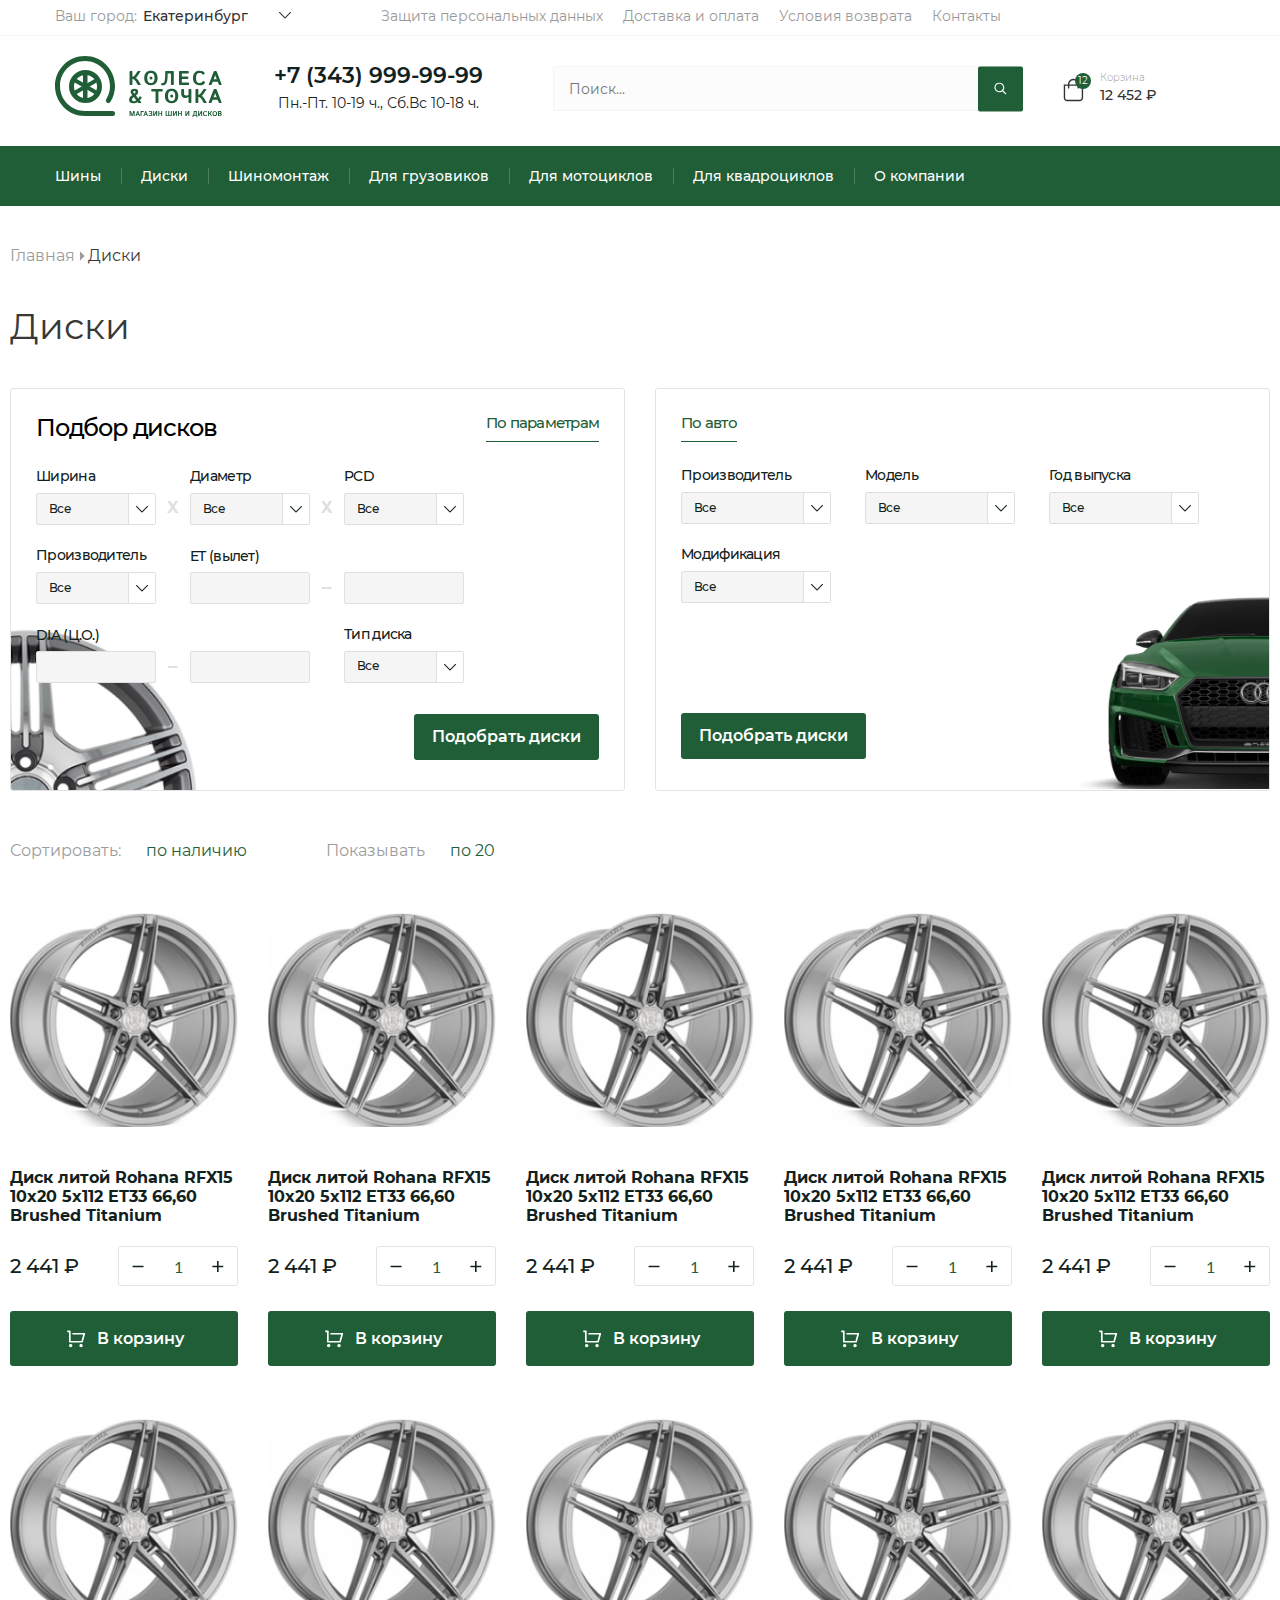
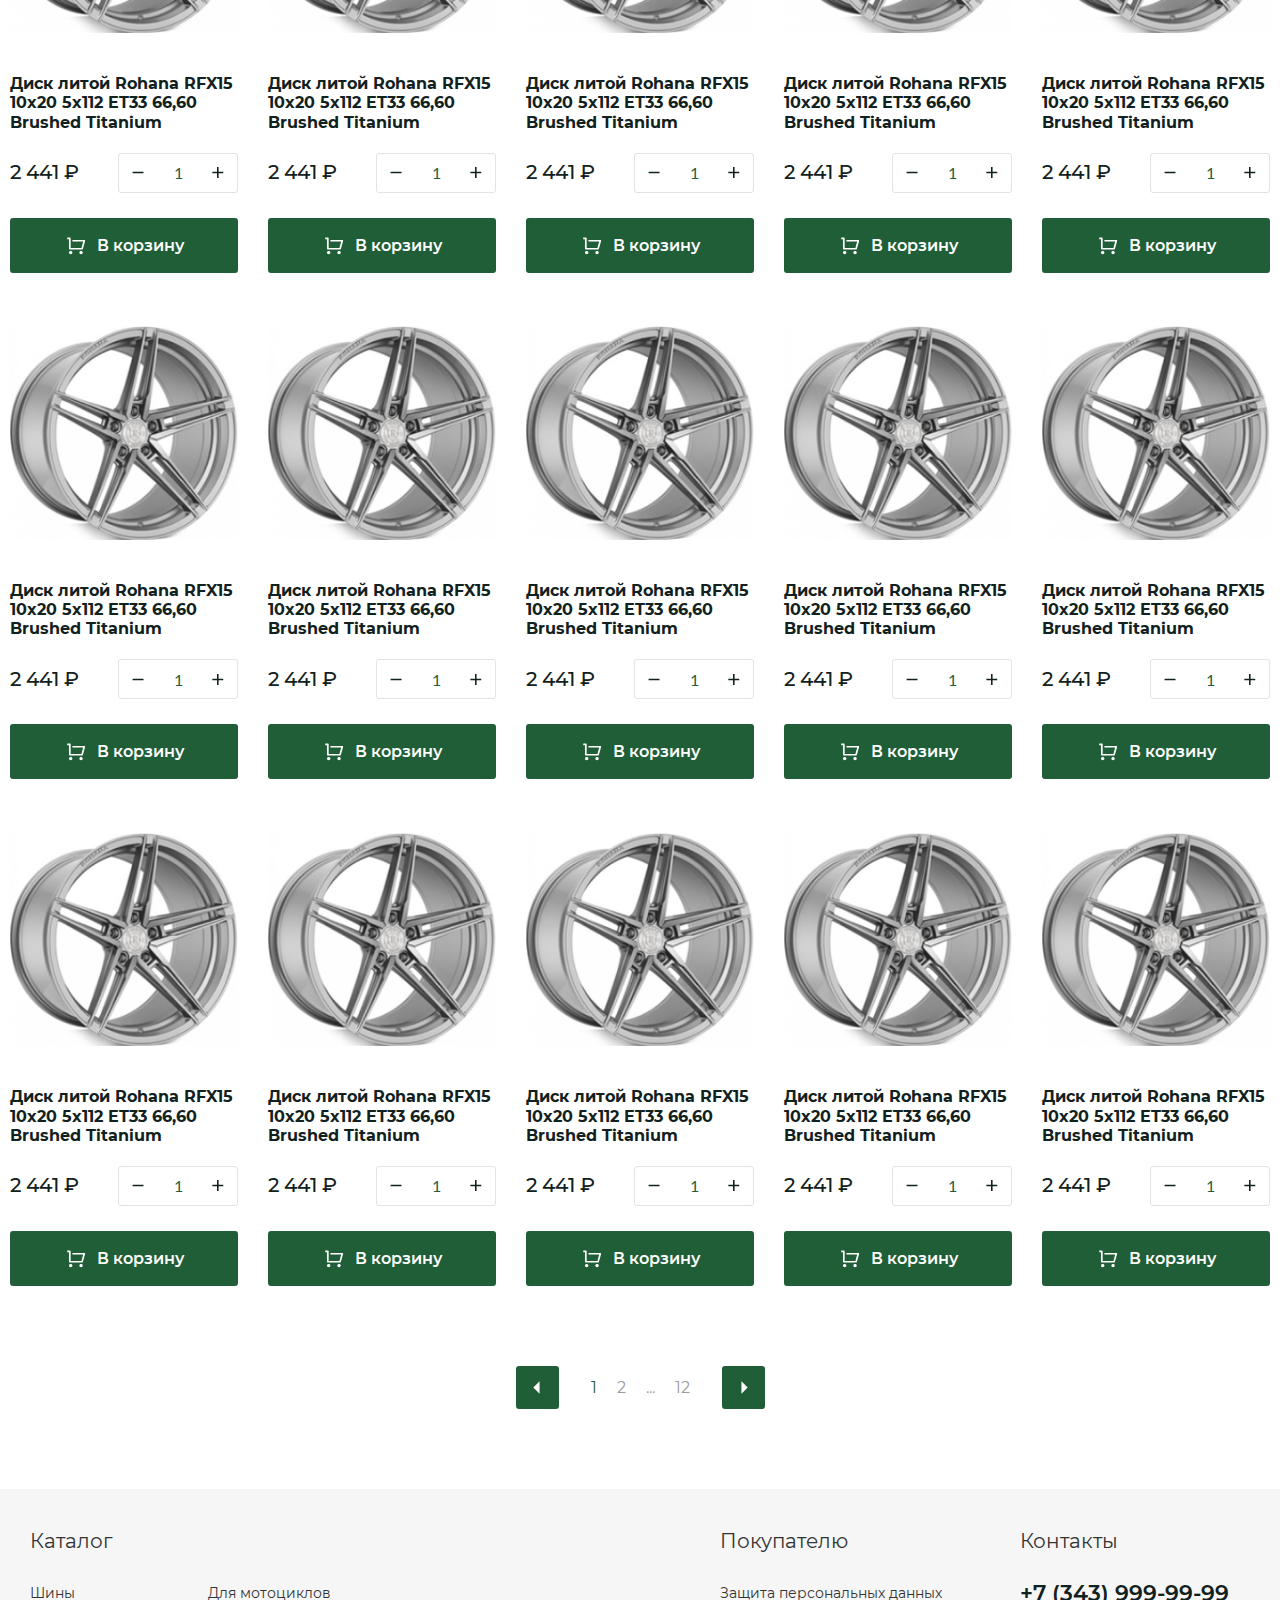
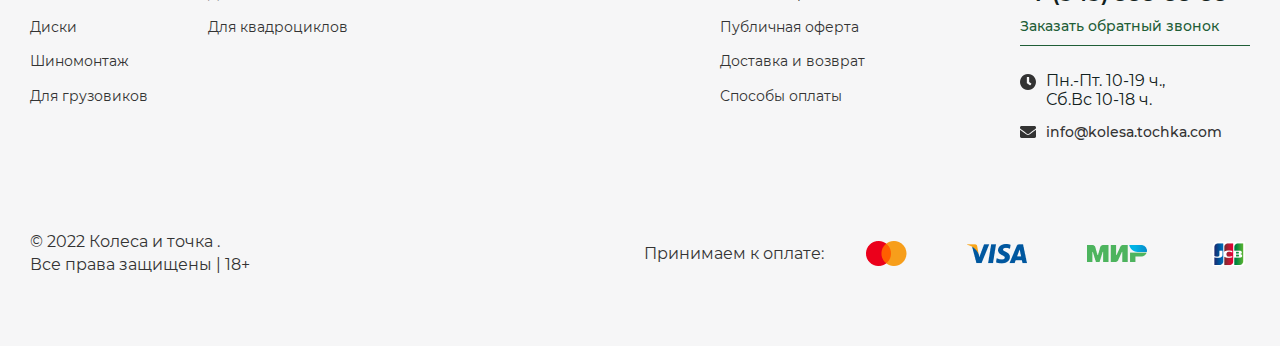
<file: cataloge.html>
<!DOCTYPE html>
<html lang="en">

<head>
    <meta charset="UTF-8">
    <meta http-equiv="X-UA-Compatible" content="IE=edge">
    <meta name="viewport" content="width=device-width, initial-scale=1.0">
    <title>Document</title>
    <link rel="stylesheet" href="./libs/simplebar/simplebar.css">
    <link rel="stylesheet" href="./css/styles.css">
    <script src="./js/index.js" defer></script>
</head>

<body>

    <header class="header">
        <div class="header__inner">

            <div class="header__wrapper">

                <div class="locationSelect-wrap">
                    <div class="locationSelect-title">Ваш город:</div>
                    <div class="locationSelect">
                        <div class="locationSelect__trigger">
                            <div class="locationSelect__trigger-text">Екатеринбург</div>
                            <div class="locationSelect__trigger-icon">
                                <svg width="13" height="7" viewBox="0 0 13 7" fill="none"
                                    xmlns="http://www.w3.org/2000/svg">
                                    <path
                                        d="M12.9055 0.353949C12.967 0.415364 12.9977 0.507487 12.9977 0.59961C12.9977 0.722441 12.967 0.783856 12.9055 0.845272L7.23559 6.50749C7.17409 6.5689 7.11259 6.59961 6.98959 6.59961C6.89734 6.59961 6.80509 6.5689 6.7436 6.50749L1.07369 0.845272C1.01219 0.783856 0.981445 0.722441 0.981445 0.59961C0.981445 0.507487 1.01219 0.415364 1.07369 0.353949L1.31969 0.108286C1.38119 0.0468707 1.47344 0.0161633 1.56568 0.0161633C1.68868 0.0161633 1.78093 0.0468707 1.84243 0.108286L6.98959 5.27918L12.1368 0.108286C12.229 0.0468707 12.3212 0.0161633 12.4135 0.0161633C12.5365 0.0161633 12.598 0.0468707 12.6595 0.108286L12.9055 0.353949Z"
                                        fill="#333333" />
                                </svg>
                            </div>
                        </div>
                        <div class="locationSelect__list">
                            <div class="searchForm-wrap">
                                <form class="searchForm">
                                    <div class="searchForm__inner">
                                        <div class="searchForm__input-wrap">
                                            <input class="searchForm__input" type="text" placeholder="Поиск...">
                                        </div>
                                        <div class="searchForm__button-wrap">
                                            <button class="searchForm__submitButton" type="submit">
                                                <svg width="13" height="12" viewBox="0 0 13 12" fill="none"
                                                    xmlns="http://www.w3.org/2000/svg">
                                                    <path fill-rule="evenodd" clip-rule="evenodd"
                                                        d="M12.2285 11.669L11.9803 11.8345C11.8975 11.9172 11.732 12 11.6492 12C11.5665 12 11.4837 12 11.4837 11.9172C11.4009 11.9172 11.4009 11.8345 11.3182 11.8345L8.42163 8.93793C8.33887 8.93793 8.33887 8.85517 8.33887 8.77241C7.92508 9.10345 7.51128 9.26897 7.09749 9.43448C6.51818 9.68276 5.93887 9.76552 5.2768 9.76552C4.36646 9.76552 3.53887 9.51724 2.79404 9.10345C2.04922 8.77241 1.46991 8.11034 1.05611 7.36552C0.642319 6.62069 0.394043 5.7931 0.394043 4.88276C0.394043 3.97241 0.642319 3.14483 1.05611 2.4C1.46991 1.73793 2.04922 1.07586 2.79404 0.662069C3.62163 0.248276 4.44922 0 5.2768 0C6.18715 0 7.01473 0.248276 7.75956 0.662069C8.50439 1.07586 9.0837 1.73793 9.58025 2.48276C9.99404 3.22759 10.2423 4.05517 10.2423 4.96552C10.2423 5.62759 10.1596 6.2069 9.91128 6.78621C9.74577 7.2 9.49749 7.61379 9.24922 8.02759C9.33197 8.02759 9.33197 8.11035 9.33197 8.11035L12.2285 11.0069C12.3113 11.0897 12.394 11.2552 12.394 11.3379C12.394 11.4207 12.394 11.5862 12.2285 11.669ZM5.2768 8.68966C5.93887 8.68966 6.60094 8.52414 7.18025 8.1931C7.75956 7.86207 8.17335 7.36552 8.58715 6.78621C8.91818 6.2069 9.0837 5.54483 9.0837 4.88276C9.0837 4.22069 8.91818 3.55862 8.58715 2.97931C8.25611 2.48276 7.75956 1.98621 7.18025 1.65517C6.60094 1.32414 6.02163 1.15862 5.2768 1.15862C4.61473 1.15862 3.95266 1.32414 3.37335 1.65517C2.79404 1.98621 2.38025 2.48276 2.04922 3.06207C1.71818 3.64138 1.55266 4.22069 1.55266 4.88276C1.55266 5.54483 1.71818 6.2069 2.04922 6.78621C2.38025 7.36552 2.8768 7.77931 3.45611 8.1931C3.95266 8.52414 4.61473 8.68966 5.2768 8.68966Z"
                                                        fill="white" />
                                                </svg>
                                            </button>
                                        </div>
                                    </div>
                                </form>
                            </div>
                            <div class="locationSelect__listItems" data-simplebar>
                                <div class="locationSelect__listItem ">Москва</div>
                                <div class="locationSelect__listItem">Санкт-Петербург</div>
                                <div class="locationSelect__listItem">Самара</div>
                                <div class="locationSelect__listItem">Екатеринбург</div>
                                <div class="locationSelect__listItem">Казань</div>
                                <div class="locationSelect__listItem">Уфа</div>
                                <div class="locationSelect__listItem">Пермь</div>
                                <div class="locationSelect__listItem">Екатеринбург</div>
                                <div class="locationSelect__listItem">Казань</div>
                                <div class="locationSelect__listItem">Уфа</div>
                                <div class="locationSelect__listItem">Пермь</div>
                                <div class="locationSelect__listItem">Екатеринбург</div>
                                <div class="locationSelect__listItem">Казань</div>
                                <div class="locationSelect__listItem">Уфа</div>
                                <div class="locationSelect__listItem">Пермь</div>
                            </div>
                        </div>
                    </div>
                </div>

                <div class="header__extraLinks">
                    <a class="header__extraLink" href="#">
                        Защита персональных данных
                    </a>
                    <a class="header__extraLink" href="#">
                        Доставка и оплата
                    </a>
                    <a class="header__extraLink" href="#">
                        Условия возврата
                    </a>
                    <a class="header__extraLink" href="#">
                        Контакты
                    </a>
                </div>

                <div class="callbackModal-btn">Заказать обратный звонок</div>

            </div>

            <div class="header__wrapper">

                <a class="logo" href="#">
                    <svg width="169" height="62" viewBox="0 0 169 62" fill="none"
                        xmlns="http://www.w3.org/2000/svg">
                        <circle cx="30.5" cy="30.5" r="14" stroke="#1F5E37" stroke-width="5" />
                        <rect x="28" y="17" width="4.5" height="27" fill="#1F5E37" />
                        <rect x="28" y="60" width="5" height="32" rx="2.5" transform="rotate(-90 28 60)"
                            fill="#1F5E37" />
                        <rect x="18" y="25.4639" width="4" height="27" transform="rotate(-60 18 25.4639)"
                            fill="#1F5E37" />
                        <rect x="20" y="38.9639" width="4" height="27" transform="rotate(-120 20 38.9639)"
                            fill="#1F5E37" />
                        <path fill-rule="evenodd" clip-rule="evenodd"
                            d="M30 55C30.3283 55 30.6552 54.9937 30.9804 54.9811C30.9911 54.9807 31 54.9893 31 55V58.9835C31 59.5411 30.5576 60 30 60C13.4315 60 0 46.5685 0 30C0 13.4315 13.4315 0 30 0C46.5685 0 60 13.4315 60 30C60 35.9227 58.2837 41.4446 55.3213 46.0953C54.6379 47.1682 53.2181 47.4387 52.1286 46.782C50.858 46.0162 50.5516 44.3157 51.3272 43.051C53.6569 39.2521 55 34.7829 55 30C55 16.1929 43.8071 5 30 5C16.1929 5 5 16.1929 5 30C5 43.8071 16.1929 55 30 55Z"
                            fill="#1F5E37" />
                        <path
                            d="M75.2461 29C74.7904 29 74.5625 28.7559 74.5625 28.2676V15.7285C74.5625 15.2402 74.7904 14.9961 75.2461 14.9961H76.7305C77.1862 14.9961 77.4141 15.2402 77.4141 15.7285V20.6504H77.707C78.1432 20.6504 78.5924 20.4681 79.0547 20.1035C79.5169 19.7389 79.9206 19.2865 80.2656 18.7461L82.3164 15.5723C82.5638 15.1882 82.8568 14.9961 83.1953 14.9961H84.9238C85.5553 14.9961 85.679 15.276 85.2949 15.8359L82.668 19.6836C82.3424 20.1589 82.0202 20.556 81.7012 20.875C81.3887 21.194 80.9948 21.5098 80.5195 21.8223V21.832C81.0143 22.0208 81.4635 22.291 81.8672 22.6426C82.2708 22.9876 82.7135 23.5443 83.1953 24.3125L85.5977 28.1602C85.9492 28.7201 85.8255 29 85.2266 29H83.4004C83.0358 29 82.7428 28.8079 82.5215 28.4238L80.6758 25.25C80.3307 24.651 79.8913 24.1335 79.3574 23.6973C78.8301 23.2546 78.3288 23.0332 77.8535 23.0332H77.4141V28.2676C77.4141 28.7559 77.1862 29 76.7305 29H75.2461ZM89.2039 21.998C89.2039 19.752 89.7833 17.9681 90.9422 16.6465C92.101 15.3249 93.7547 14.6641 95.9031 14.6641C98.0516 14.6641 99.7052 15.3249 100.864 16.6465C102.023 17.9681 102.602 19.752 102.602 21.998C102.602 24.2441 102.023 26.028 100.864 27.3496C99.7052 28.6712 98.0516 29.332 95.9031 29.332C93.7547 29.332 92.101 28.6712 90.9422 27.3496C89.7833 26.028 89.2039 24.2441 89.2039 21.998ZM92.2508 21.998C92.2508 23.6257 92.5405 24.8724 93.1199 25.7383C93.7059 26.5977 94.6336 27.0273 95.9031 27.0273C97.1727 27.0273 98.0971 26.5977 98.6766 25.7383C99.2625 24.8724 99.5555 23.6257 99.5555 21.998C99.5555 20.3704 99.2625 19.127 98.6766 18.2676C98.0971 17.4017 97.1727 16.9688 95.9031 16.9688C94.6336 16.9688 93.7059 17.4017 93.1199 18.2676C92.5405 19.127 92.2508 20.3704 92.2508 21.998ZM106.423 29.0977C106.15 29.0065 106.052 28.7852 106.13 28.4336L106.384 27.3203C106.463 26.9753 106.668 26.8516 107 26.9492C107.182 27.0013 107.371 27.0273 107.566 27.0273C108.562 27.0273 109.249 26.3177 109.627 24.8984C110.004 23.4727 110.193 21.2917 110.193 18.3555V15.7285C110.193 15.2402 110.421 14.9961 110.877 14.9961H118.103C118.559 14.9961 118.787 15.2402 118.787 15.7285V28.2676C118.787 28.7559 118.559 29 118.103 29H116.619C116.163 29 115.935 28.7559 115.935 28.2676V17.418H112.634V18.9023C112.634 22.776 112.254 25.4844 111.492 27.0273C110.73 28.5638 109.496 29.332 107.791 29.332C107.361 29.332 106.905 29.2539 106.423 29.0977ZM124.678 29C124.222 29 123.995 28.7559 123.995 28.2676V15.7285C123.995 15.2402 124.222 14.9961 124.678 14.9961H133.057C133.545 14.9961 133.789 15.2077 133.789 15.6309V16.7832C133.789 17.2064 133.545 17.418 133.057 17.418H126.846V20.5234H132.539C133.028 20.5234 133.272 20.735 133.272 21.1582V22.3105C133.272 22.7337 133.028 22.9453 132.539 22.9453H126.846V26.5781H133.37C133.858 26.5781 134.102 26.7897 134.102 27.2129V28.3652C134.102 28.7884 133.858 29 133.37 29H124.678ZM137.972 21.998C137.972 19.752 138.542 17.9681 139.681 16.6465C140.82 15.3249 142.464 14.6641 144.613 14.6641C145.849 14.6641 146.898 14.8561 147.757 15.2402C148.616 15.6243 149.222 16.181 149.573 16.9102C149.808 17.3919 149.769 17.7174 149.456 17.8867L148.284 18.5117C147.874 18.7331 147.536 18.6094 147.269 18.1406C147.099 17.8411 146.784 17.571 146.321 17.3301C145.866 17.0892 145.329 16.9688 144.71 16.9688C143.343 16.9688 142.386 17.4017 141.839 18.2676C141.292 19.127 141.019 20.3704 141.019 21.998C141.019 23.6257 141.292 24.8724 141.839 25.7383C142.386 26.5977 143.343 27.0273 144.71 27.0273C145.446 27.0273 146.064 26.8613 146.566 26.5293C147.073 26.1973 147.425 25.8815 147.62 25.582C147.939 25.0938 148.278 24.9701 148.636 25.2109L149.808 25.9922C150.127 26.207 150.159 26.5326 149.905 26.9688C149.528 27.6198 148.88 28.1764 147.962 28.6387C147.044 29.1009 145.928 29.332 144.613 29.332C142.497 29.332 140.859 28.6712 139.7 27.3496C138.548 26.028 137.972 24.2441 137.972 21.998ZM154.303 29C153.834 29 153.681 28.7852 153.844 28.3555L158.629 15.7871C158.831 15.2598 159.137 14.9961 159.547 14.9961H160.914C161.324 14.9961 161.63 15.2598 161.832 15.7871L166.617 28.3555C166.78 28.7852 166.627 29 166.158 29H164.605C164.176 29 163.876 28.7754 163.707 28.3262L162.711 25.6992H157.75L156.754 28.3262C156.585 28.7754 156.285 29 155.855 29H154.303ZM158.658 23.2773H161.803L160.602 20.1719C160.458 19.8073 160.37 19.5436 160.338 19.3809C160.312 19.2116 160.283 18.9642 160.25 18.6387H160.211C160.178 18.9642 160.146 19.2116 160.113 19.3809C160.087 19.5436 160.003 19.8073 159.859 20.1719L158.658 23.2773ZM74.0938 43.9141C74.0938 42.9505 74.3379 42.1009 74.8262 41.3652C75.3145 40.6296 76.1478 39.8385 77.3262 38.9922C76.8639 38.4714 76.4668 37.9831 76.1348 37.5273C75.8027 37.0651 75.6367 36.4336 75.6367 35.6328C75.6367 34.8516 75.9427 34.1615 76.5547 33.5625C77.1732 32.9635 78.1888 32.6641 79.6016 32.6641C80.474 32.6641 81.2845 32.8854 82.0332 33.3281C82.7884 33.7708 83.166 34.5358 83.166 35.623C83.166 36.4303 82.9967 37.1204 82.6582 37.6934C82.3197 38.2598 81.7533 38.8424 80.959 39.4414L83.3027 42.5078C83.5957 42.2344 83.8626 41.9219 84.1035 41.5703C84.3444 41.2188 84.5072 40.9453 84.5918 40.75C84.7741 40.3268 85.0573 40.2292 85.4414 40.457L86.4766 41.082C86.6719 41.1862 86.6914 41.4303 86.5352 41.8145C86.3529 42.2637 86.1217 42.6901 85.8418 43.0938C85.5618 43.4974 85.1777 43.9108 84.6895 44.334L86.2129 46.3555C86.5384 46.7852 86.4375 47 85.9102 47H84.1035C83.6217 47 83.2409 46.8079 82.9609 46.4238L82.6094 45.9453C81.9583 46.4661 81.2845 46.8275 80.5879 47.0293C79.8913 47.2311 79.084 47.332 78.166 47.332C76.9876 47.332 76.0143 47.0586 75.2461 46.5117C74.4779 45.9648 74.0938 45.099 74.0938 43.9141ZM77.0234 43.7969C77.0234 44.2331 77.1764 44.5781 77.4824 44.832C77.7949 45.0794 78.1562 45.2031 78.5664 45.2031C79.1133 45.2031 79.5853 45.1315 79.9824 44.9883C80.3796 44.8451 80.806 44.5781 81.2617 44.1875L78.7617 40.9062C78.1367 41.4141 77.6908 41.8633 77.4238 42.2539C77.1569 42.6445 77.0234 43.1589 77.0234 43.7969ZM78.2734 35.7402C78.2734 36.196 78.3939 36.5671 78.6348 36.8535C78.8822 37.1335 79.1523 37.4199 79.4453 37.7129C79.8555 37.3418 80.1387 37.0586 80.2949 36.8633C80.4512 36.6615 80.5293 36.3457 80.5293 35.916C80.5293 35.5905 80.4251 35.3431 80.2168 35.1738C80.015 34.998 79.7383 34.9102 79.3867 34.9102C79.0156 34.9102 78.7357 35.0176 78.5469 35.2324C78.3646 35.4408 78.2734 35.61 78.2734 35.7402ZM96.9629 35.4961C96.4746 35.4961 96.2305 35.2845 96.2305 34.8613V33.6309C96.2305 33.2077 96.4746 32.9961 96.9629 32.9961H107.002C107.49 32.9961 107.734 33.2077 107.734 33.6309V34.8613C107.734 35.2845 107.49 35.4961 107.002 35.4961H103.408V46.4629C103.408 46.821 103.245 47 102.92 47H101.045C100.719 47 100.557 46.821 100.557 46.4629V35.4961H96.9629ZM109.906 39.998C109.906 37.752 110.486 35.9681 111.645 34.6465C112.803 33.3249 114.457 32.6641 116.605 32.6641C118.754 32.6641 120.408 33.3249 121.566 34.6465C122.725 35.9681 123.305 37.752 123.305 39.998C123.305 42.2441 122.725 44.028 121.566 45.3496C120.408 46.6712 118.754 47.332 116.605 47.332C114.457 47.332 112.803 46.6712 111.645 45.3496C110.486 44.028 109.906 42.2441 109.906 39.998ZM112.953 39.998C112.953 41.6257 113.243 42.8724 113.822 43.7383C114.408 44.5977 115.336 45.0273 116.605 45.0273C117.875 45.0273 118.799 44.5977 119.379 43.7383C119.965 42.8724 120.258 41.6257 120.258 39.998C120.258 38.3704 119.965 37.127 119.379 36.2676C118.799 35.4017 117.875 34.9688 116.605 34.9688C115.336 34.9688 114.408 35.4017 113.822 36.2676C113.243 37.127 112.953 38.3704 112.953 39.998ZM126.238 37.8984V33.7285C126.238 33.2402 126.466 32.9961 126.922 32.9961H128.406C128.862 32.9961 129.09 33.2402 129.09 33.7285V37.4297C129.09 38.224 129.233 38.7806 129.52 39.0996C129.806 39.4186 130.2 39.5781 130.701 39.5781C131.17 39.5781 131.609 39.5358 132.02 39.4512C132.436 39.3665 132.931 39.1908 133.504 38.9238V33.7285C133.504 33.2402 133.732 32.9961 134.188 32.9961H135.672C136.128 32.9961 136.355 33.2402 136.355 33.7285V46.2676C136.355 46.7559 136.128 47 135.672 47H134.188C133.732 47 133.504 46.7559 133.504 46.2676V42.2051C133.504 41.8145 133.52 41.4238 133.553 41.0332H133.484C133.016 41.2741 132.452 41.4759 131.795 41.6387C131.137 41.8014 130.532 41.8828 129.979 41.8828C128.839 41.8828 127.931 41.4857 127.254 40.6914C126.577 39.8971 126.238 38.9661 126.238 37.8984ZM141.164 47C140.708 47 140.48 46.7559 140.48 46.2676V33.7285C140.48 33.2402 140.708 32.9961 141.164 32.9961H142.648C143.104 32.9961 143.332 33.2402 143.332 33.7285V38.6504H143.625C144.061 38.6504 144.51 38.4681 144.973 38.1035C145.435 37.7389 145.839 37.2865 146.184 36.7461L148.234 33.5723C148.482 33.1882 148.775 32.9961 149.113 32.9961H150.842C151.473 32.9961 151.597 33.276 151.213 33.8359L148.586 37.6836C148.26 38.1589 147.938 38.556 147.619 38.875C147.307 39.194 146.913 39.5098 146.438 39.8223V39.832C146.932 40.0208 147.382 40.291 147.785 40.6426C148.189 40.9876 148.632 41.5443 149.113 42.3125L151.516 46.1602C151.867 46.7201 151.743 47 151.145 47H149.318C148.954 47 148.661 46.8079 148.439 46.4238L146.594 43.25C146.249 42.651 145.809 42.1335 145.275 41.6973C144.748 41.2546 144.247 41.0332 143.771 41.0332H143.332V46.2676C143.332 46.7559 143.104 47 142.648 47H141.164ZM154.205 47C153.736 47 153.583 46.7852 153.746 46.3555L158.531 33.7871C158.733 33.2598 159.039 32.9961 159.449 32.9961H160.816C161.227 32.9961 161.533 33.2598 161.734 33.7871L166.52 46.3555C166.682 46.7852 166.529 47 166.061 47H164.508C164.078 47 163.779 46.7754 163.609 46.3262L162.613 43.6992H157.652L156.656 46.3262C156.487 46.7754 156.188 47 155.758 47H154.205ZM158.561 41.2773H161.705L160.504 38.1719C160.361 37.8073 160.273 37.5436 160.24 37.3809C160.214 37.2116 160.185 36.9642 160.152 36.6387H160.113C160.081 36.9642 160.048 37.2116 160.016 37.3809C159.99 37.5436 159.905 37.8073 159.762 38.1719L158.561 41.2773Z"
                            fill="#1F5E37" />
                        <path
                            d="M74.7861 60C74.6266 60 74.5469 59.9146 74.5469 59.7437V55.355C74.5469 55.1841 74.6266 55.0986 74.7861 55.0986H75.7773C75.9095 55.0986 76.0041 55.1898 76.061 55.3721L76.9873 58.3696C77.0283 58.4995 77.0568 58.6066 77.0728 58.6909C77.0887 58.7729 77.1024 58.8709 77.1138 58.9849H77.1343C77.1457 58.8709 77.1593 58.7729 77.1753 58.6909C77.1912 58.6066 77.2197 58.4995 77.2607 58.3696L78.187 55.3721C78.244 55.1898 78.3385 55.0986 78.4707 55.0986H79.4619C79.6214 55.0986 79.7012 55.1841 79.7012 55.355V59.7437C79.7012 59.9146 79.6214 60 79.4619 60H78.9424C78.7829 60 78.7031 59.9146 78.7031 59.7437V56.9204C78.7031 56.7837 78.7088 56.647 78.7202 56.5103H78.6963L77.7085 59.7231C77.6515 59.9077 77.5535 60 77.4146 60H76.8335C76.6945 60 76.5965 59.9077 76.5396 59.7231L75.5518 56.5103H75.5278C75.5392 56.647 75.5449 56.7837 75.5449 56.9204V59.7437C75.5449 59.9146 75.4652 60 75.3057 60H74.7861ZM80.6411 60C80.4771 60 80.4235 59.9248 80.4805 59.7744L82.1553 55.3755C82.2259 55.1909 82.333 55.0986 82.4766 55.0986H82.9551C83.0986 55.0986 83.2057 55.1909 83.2764 55.3755L84.9512 59.7744C85.0081 59.9248 84.9546 60 84.7905 60H84.2471C84.0967 60 83.9919 59.9214 83.9326 59.7642L83.584 58.8447H81.8477L81.499 59.7642C81.4398 59.9214 81.335 60 81.1846 60H80.6411ZM82.1655 57.9971H83.2661L82.8457 56.9102C82.7956 56.7826 82.7648 56.6903 82.7534 56.6333C82.7443 56.5741 82.734 56.4875 82.7227 56.3735H82.709C82.6976 56.4875 82.6862 56.5741 82.6748 56.6333C82.6657 56.6903 82.6361 56.7826 82.5859 56.9102L82.1655 57.9971ZM85.7988 60C85.6393 60 85.5596 59.9146 85.5596 59.7437V55.355C85.5596 55.1841 85.6393 55.0986 85.7988 55.0986H88.4614C88.6323 55.0986 88.7178 55.1727 88.7178 55.3208V55.7241C88.7178 55.8722 88.6323 55.9463 88.4614 55.9463H86.5576V59.7437C86.5576 59.9146 86.4779 60 86.3184 60H85.7988ZM88.6323 60C88.4683 60 88.4147 59.9248 88.4717 59.7744L90.1465 55.3755C90.2171 55.1909 90.3242 55.0986 90.4678 55.0986H90.9463C91.0898 55.0986 91.1969 55.1909 91.2676 55.3755L92.9424 59.7744C92.9993 59.9248 92.9458 60 92.7817 60H92.2383C92.0879 60 91.9831 59.9214 91.9238 59.7642L91.5752 58.8447H89.8389L89.4902 59.7642C89.431 59.9214 89.3262 60 89.1758 60H88.6323ZM90.1567 57.9971H91.2573L90.8369 56.9102C90.7868 56.7826 90.756 56.6903 90.7446 56.6333C90.7355 56.5741 90.7253 56.4875 90.7139 56.3735H90.7002C90.6888 56.4875 90.6774 56.5741 90.666 56.6333C90.6569 56.6903 90.6273 56.7826 90.5771 56.9102L90.1567 57.9971ZM93.5679 59.4873C93.4539 59.3574 93.4437 59.2446 93.5371 59.1489L93.8652 58.8105C93.9609 58.7103 94.0863 58.7297 94.2412 58.8687C94.3506 58.9666 94.4907 59.0646 94.6616 59.1626C94.8325 59.2606 95.0581 59.3096 95.3384 59.3096C95.605 59.3096 95.8397 59.2606 96.0425 59.1626C96.2476 59.0646 96.3501 58.8721 96.3501 58.585C96.3501 58.2979 96.2646 58.0996 96.0938 57.9902C95.9251 57.8809 95.7007 57.8262 95.4204 57.8262H94.853C94.6821 57.8262 94.5967 57.7544 94.5967 57.6108V57.2417C94.5967 57.0936 94.6821 57.0195 94.853 57.0195H95.2769C95.6619 57.0195 95.9172 56.9591 96.0425 56.8384C96.1678 56.7176 96.2305 56.5615 96.2305 56.3701C96.2305 56.1719 96.1587 56.026 96.0151 55.9326C95.8739 55.8369 95.6483 55.7891 95.3384 55.7891C95.0991 55.7891 94.8895 55.8267 94.7095 55.9019C94.5317 55.9748 94.3984 56.0522 94.3096 56.1343C94.1615 56.2687 94.035 56.279 93.9302 56.165L93.6465 55.854C93.5394 55.7378 93.5542 55.6239 93.6909 55.5122C93.9347 55.3117 94.1911 55.1738 94.46 55.0986C94.7311 55.0212 95.0353 54.9824 95.3726 54.9824C95.9878 54.9824 96.4526 55.1009 96.7671 55.3379C97.0838 55.5749 97.2422 55.8848 97.2422 56.2676C97.2422 56.5957 97.1533 56.8475 96.9756 57.0229C96.8001 57.1961 96.5837 57.3146 96.3262 57.3784V57.3921C96.611 57.4217 96.8639 57.5493 97.085 57.7749C97.306 58.0005 97.4165 58.2899 97.4165 58.6431C97.4165 59.1034 97.2319 59.4645 96.8628 59.7266C96.4959 59.9863 95.9821 60.1162 95.3213 60.1162C94.8519 60.1162 94.485 60.0615 94.2207 59.9521C93.9587 59.8405 93.741 59.6855 93.5679 59.4873ZM98.418 60C98.2585 60 98.1787 59.9146 98.1787 59.7437V55.355C98.1787 55.1841 98.2585 55.0986 98.418 55.0986H98.9375C99.097 55.0986 99.1768 55.1841 99.1768 55.355V58.0518C99.1768 58.1885 99.1711 58.3252 99.1597 58.4619H99.1836L100.858 55.3379C100.945 55.1784 101.093 55.0986 101.303 55.0986H101.945C102.105 55.0986 102.185 55.1841 102.185 55.355V59.7437C102.185 59.9146 102.105 60 101.945 60H101.426C101.266 60 101.187 59.9146 101.187 59.7437V57.0469C101.187 56.9102 101.192 56.7734 101.204 56.6367H101.18L99.5049 59.7607C99.4183 59.9202 99.2702 60 99.0605 60H98.418ZM103.518 60C103.358 60 103.278 59.9146 103.278 59.7437V55.355C103.278 55.1841 103.358 55.0986 103.518 55.0986H104.037C104.197 55.0986 104.276 55.1841 104.276 55.355V57.0264H106.115V55.355C106.115 55.1841 106.195 55.0986 106.354 55.0986H106.874C107.034 55.0986 107.113 55.1841 107.113 55.355V59.7437C107.113 59.9146 107.034 60 106.874 60H106.354C106.195 60 106.115 59.9146 106.115 59.7437V57.874H104.276V59.7437C104.276 59.9146 104.197 60 104.037 60H103.518ZM110.839 60C110.679 60 110.6 59.9146 110.6 59.7437V55.355C110.6 55.1841 110.679 55.0986 110.839 55.0986H111.358C111.518 55.0986 111.598 55.1841 111.598 55.355V59.1523H113.211V55.355C113.211 55.1841 113.291 55.0986 113.45 55.0986H113.97C114.129 55.0986 114.209 55.1841 114.209 55.355V59.1523H115.822V55.355C115.822 55.1841 115.902 55.0986 116.062 55.0986H116.581C116.741 55.0986 116.82 55.1841 116.82 55.355V59.7437C116.82 59.9146 116.741 60 116.581 60H110.839ZM118.153 60C117.994 60 117.914 59.9146 117.914 59.7437V55.355C117.914 55.1841 117.994 55.0986 118.153 55.0986H118.673C118.832 55.0986 118.912 55.1841 118.912 55.355V58.0518C118.912 58.1885 118.906 58.3252 118.895 58.4619H118.919L120.594 55.3379C120.68 55.1784 120.828 55.0986 121.038 55.0986H121.681C121.84 55.0986 121.92 55.1841 121.92 55.355V59.7437C121.92 59.9146 121.84 60 121.681 60H121.161C121.002 60 120.922 59.9146 120.922 59.7437V57.0469C120.922 56.9102 120.928 56.7734 120.939 56.6367H120.915L119.24 59.7607C119.154 59.9202 119.006 60 118.796 60H118.153ZM123.253 60C123.093 60 123.014 59.9146 123.014 59.7437V55.355C123.014 55.1841 123.093 55.0986 123.253 55.0986H123.772C123.932 55.0986 124.012 55.1841 124.012 55.355V57.0264H125.851V55.355C125.851 55.1841 125.93 55.0986 126.09 55.0986H126.609C126.769 55.0986 126.849 55.1841 126.849 55.355V59.7437C126.849 59.9146 126.769 60 126.609 60H126.09C125.93 60 125.851 59.9146 125.851 59.7437V57.874H124.012V59.7437C124.012 59.9146 123.932 60 123.772 60H123.253ZM130.574 60C130.415 60 130.335 59.9146 130.335 59.7437V55.355C130.335 55.1841 130.415 55.0986 130.574 55.0986H131.094C131.253 55.0986 131.333 55.1841 131.333 55.355V58.0518C131.333 58.1885 131.327 58.3252 131.316 58.4619H131.34L133.015 55.3379C133.101 55.1784 133.249 55.0986 133.459 55.0986H134.102C134.261 55.0986 134.341 55.1841 134.341 55.355V59.7437C134.341 59.9146 134.261 60 134.102 60H133.582C133.423 60 133.343 59.9146 133.343 59.7437V57.0469C133.343 56.9102 133.348 56.7734 133.36 56.6367H133.336L131.661 59.7607C131.575 59.9202 131.426 60 131.217 60H130.574ZM137.69 61.2646C137.554 61.2646 137.485 61.1849 137.485 61.0254V59.4087C137.485 59.2378 137.588 59.1523 137.793 59.1523H137.94C138.238 58.8424 138.442 58.4984 138.552 58.1201C138.661 57.7419 138.716 57.1152 138.716 56.2402V55.355C138.716 55.1841 138.796 55.0986 138.955 55.0986H141.484C141.644 55.0986 141.724 55.1841 141.724 55.355V59.1523H142.065C142.271 59.1523 142.373 59.2378 142.373 59.4087V61.0254C142.373 61.1849 142.305 61.2646 142.168 61.2646H141.724C141.587 61.2646 141.519 61.1849 141.519 61.0254V60H138.34V61.0254C138.34 61.1849 138.271 61.2646 138.135 61.2646H137.69ZM138.952 59.1523H140.726V55.9463H139.57V56.4316C139.57 57.2428 139.512 57.8672 139.396 58.3047C139.28 58.7422 139.132 59.0247 138.952 59.1523ZM143.364 60C143.205 60 143.125 59.9146 143.125 59.7437V55.355C143.125 55.1841 143.205 55.0986 143.364 55.0986H143.884C144.043 55.0986 144.123 55.1841 144.123 55.355V58.0518C144.123 58.1885 144.117 58.3252 144.106 58.4619H144.13L145.805 55.3379C145.891 55.1784 146.039 55.0986 146.249 55.0986H146.892C147.051 55.0986 147.131 55.1841 147.131 55.355V59.7437C147.131 59.9146 147.051 60 146.892 60H146.372C146.213 60 146.133 59.9146 146.133 59.7437V57.0469C146.133 56.9102 146.139 56.7734 146.15 56.6367H146.126L144.451 59.7607C144.365 59.9202 144.216 60 144.007 60H143.364ZM147.972 57.5493C147.972 56.7632 148.171 56.1388 148.57 55.6763C148.969 55.2137 149.544 54.9824 150.296 54.9824C150.729 54.9824 151.096 55.0496 151.396 55.1841C151.697 55.3185 151.909 55.5133 152.032 55.7686C152.114 55.9372 152.101 56.0511 151.991 56.1104L151.581 56.3291C151.438 56.4066 151.319 56.3633 151.226 56.1992C151.166 56.0944 151.056 55.9998 150.894 55.9155C150.735 55.8312 150.547 55.7891 150.33 55.7891C149.852 55.7891 149.517 55.9406 149.325 56.2437C149.134 56.5444 149.038 56.9797 149.038 57.5493C149.038 58.119 149.134 58.5553 149.325 58.8584C149.517 59.1592 149.852 59.3096 150.33 59.3096C150.588 59.3096 150.804 59.2515 150.979 59.1353C151.157 59.019 151.28 58.9085 151.349 58.8037C151.46 58.6328 151.579 58.5895 151.704 58.6738L152.114 58.9473C152.226 59.0225 152.237 59.1364 152.148 59.2891C152.016 59.5169 151.79 59.7118 151.468 59.8735C151.147 60.0353 150.756 60.1162 150.296 60.1162C149.555 60.1162 148.982 59.8849 148.577 59.4224C148.173 58.9598 147.972 58.3354 147.972 57.5493ZM153.311 60C153.151 60 153.071 59.9146 153.071 59.7437V55.355C153.071 55.1841 153.151 55.0986 153.311 55.0986H153.83C153.99 55.0986 154.069 55.1841 154.069 55.355V57.0776H154.172C154.325 57.0776 154.482 57.0138 154.644 56.8862C154.805 56.7586 154.947 56.6003 155.067 56.4111L155.785 55.3003C155.872 55.1659 155.974 55.0986 156.093 55.0986H156.698C156.919 55.0986 156.962 55.1966 156.828 55.3926L155.908 56.7393C155.794 56.9056 155.681 57.0446 155.57 57.1562C155.46 57.2679 155.323 57.3784 155.156 57.4878V57.4912C155.329 57.5573 155.487 57.6519 155.628 57.7749C155.769 57.8957 155.924 58.0905 156.093 58.3594L156.934 59.7061C157.057 59.902 157.013 60 156.804 60H156.165C156.037 60 155.934 59.9328 155.857 59.7983L155.211 58.6875C155.09 58.4779 154.936 58.2967 154.75 58.144C154.565 57.9891 154.389 57.9116 154.223 57.9116H154.069V59.7437C154.069 59.9146 153.99 60 153.83 60H153.311ZM157.426 57.5493C157.426 56.7632 157.629 56.1388 158.034 55.6763C158.44 55.2137 159.019 54.9824 159.771 54.9824C160.522 54.9824 161.101 55.2137 161.507 55.6763C161.912 56.1388 162.115 56.7632 162.115 57.5493C162.115 58.3354 161.912 58.9598 161.507 59.4224C161.101 59.8849 160.522 60.1162 159.771 60.1162C159.019 60.1162 158.44 59.8849 158.034 59.4224C157.629 58.9598 157.426 58.3354 157.426 57.5493ZM158.492 57.5493C158.492 58.119 158.594 58.5553 158.796 58.8584C159.001 59.1592 159.326 59.3096 159.771 59.3096C160.215 59.3096 160.538 59.1592 160.741 58.8584C160.946 58.5553 161.049 58.119 161.049 57.5493C161.049 56.9797 160.946 56.5444 160.741 56.2437C160.538 55.9406 160.215 55.7891 159.771 55.7891C159.326 55.7891 159.001 55.9406 158.796 56.2437C158.594 56.5444 158.492 56.9797 158.492 57.5493ZM163.229 60C163.047 60 162.956 59.9146 162.956 59.7437V55.355C162.956 55.1841 163.047 55.0986 163.229 55.0986H164.392C165.267 55.0986 165.857 55.2069 166.162 55.4233C166.47 55.6375 166.624 55.9679 166.624 56.4146C166.624 56.7267 166.508 56.9683 166.278 57.1392C166.05 57.3101 165.829 57.4092 165.615 57.4365V57.4468C165.823 57.4604 166.066 57.5653 166.347 57.7612C166.627 57.9572 166.767 58.234 166.767 58.5918C166.767 59.0111 166.596 59.3506 166.254 59.6104C165.913 59.8701 165.349 60 164.562 60H163.229ZM163.954 59.166H164.453C164.936 59.166 165.264 59.1239 165.438 59.0396C165.613 58.9552 165.701 58.7843 165.701 58.5269C165.701 58.2853 165.599 58.119 165.396 58.0278C165.196 57.9344 164.882 57.8877 164.453 57.8877H163.954V59.166ZM163.954 57.0811H164.402C164.696 57.0811 164.97 57.0298 165.226 56.9272C165.483 56.8247 165.612 56.6652 165.612 56.4487C165.612 56.2801 165.54 56.1525 165.396 56.0659C165.255 55.9771 164.924 55.9326 164.402 55.9326H163.954V57.0811Z"
                            fill="#1F5E37" />
                        <circle cx="116.7" cy="40" r="1.5" fill="#1F5E37" />
                        <circle cx="96" cy="22" r="1.5" fill="#1F5E37" />
                    </svg>
                </a>

                <div class="header__info">
                    <a class="header__info-phone phone-number" href="tel:">+7 (343) 999-99-99</a>
                    <div class="header__info-workingDays">
                        Пн.-Пт. 10-19 ч., Сб.Вс 10-18 ч.
                    </div>
                </div>

                <div class="searchForm-wrap">
                    <form class="searchForm">
                        <div class="searchForm__inner">
                            <div class="searchForm__input-wrap">
                                <input class="searchForm__input" type="text" placeholder="Поиск...">
                            </div>
                            <div class="searchForm__button-wrap">
                                <button class="searchForm__submitButton" type="submit">
                                    <svg width="13" height="12" viewBox="0 0 13 12" fill="none"
                                        xmlns="http://www.w3.org/2000/svg">
                                        <path fill-rule="evenodd" clip-rule="evenodd"
                                            d="M12.2285 11.669L11.9803 11.8345C11.8975 11.9172 11.732 12 11.6492 12C11.5665 12 11.4837 12 11.4837 11.9172C11.4009 11.9172 11.4009 11.8345 11.3182 11.8345L8.42163 8.93793C8.33887 8.93793 8.33887 8.85517 8.33887 8.77241C7.92508 9.10345 7.51128 9.26897 7.09749 9.43448C6.51818 9.68276 5.93887 9.76552 5.2768 9.76552C4.36646 9.76552 3.53887 9.51724 2.79404 9.10345C2.04922 8.77241 1.46991 8.11034 1.05611 7.36552C0.642319 6.62069 0.394043 5.7931 0.394043 4.88276C0.394043 3.97241 0.642319 3.14483 1.05611 2.4C1.46991 1.73793 2.04922 1.07586 2.79404 0.662069C3.62163 0.248276 4.44922 0 5.2768 0C6.18715 0 7.01473 0.248276 7.75956 0.662069C8.50439 1.07586 9.0837 1.73793 9.58025 2.48276C9.99404 3.22759 10.2423 4.05517 10.2423 4.96552C10.2423 5.62759 10.1596 6.2069 9.91128 6.78621C9.74577 7.2 9.49749 7.61379 9.24922 8.02759C9.33197 8.02759 9.33197 8.11035 9.33197 8.11035L12.2285 11.0069C12.3113 11.0897 12.394 11.2552 12.394 11.3379C12.394 11.4207 12.394 11.5862 12.2285 11.669ZM5.2768 8.68966C5.93887 8.68966 6.60094 8.52414 7.18025 8.1931C7.75956 7.86207 8.17335 7.36552 8.58715 6.78621C8.91818 6.2069 9.0837 5.54483 9.0837 4.88276C9.0837 4.22069 8.91818 3.55862 8.58715 2.97931C8.25611 2.48276 7.75956 1.98621 7.18025 1.65517C6.60094 1.32414 6.02163 1.15862 5.2768 1.15862C4.61473 1.15862 3.95266 1.32414 3.37335 1.65517C2.79404 1.98621 2.38025 2.48276 2.04922 3.06207C1.71818 3.64138 1.55266 4.22069 1.55266 4.88276C1.55266 5.54483 1.71818 6.2069 2.04922 6.78621C2.38025 7.36552 2.8768 7.77931 3.45611 8.1931C3.95266 8.52414 4.61473 8.68966 5.2768 8.68966Z"
                                            fill="white" />
                                    </svg>
                                </button>
                            </div>
                        </div>
                    </form>
                </div>

                <a class="header__cart" href="#">
                    <div class="header__cart-iconWrap">
                        <div class="header__cart-icon">
                            <svg width="21" height="24" viewBox="0 0 21 24" fill="none"
                                xmlns="http://www.w3.org/2000/svg">
                                <path
                                    d="M15.9719 6.3998H20.1209V19.6998C20.1209 20.6623 19.7751 21.4936 19.0836 22.1936C18.3921 22.8936 17.6142 23.1998 16.6634 23.1998H4.2167C3.26591 23.1998 2.44477 22.8936 1.75329 22.1936C1.0618 21.4936 0.759277 20.6623 0.759277 19.6998V6.3998H4.90819C4.90819 5.39355 5.12428 4.4748 5.64289 3.5998C6.11829 2.7248 6.76655 2.06855 7.63091 1.54355C8.49527 1.0623 9.40284 0.799805 10.4401 0.799805C11.4341 0.799805 12.3417 1.0623 13.206 1.54355C14.0704 2.06855 14.7186 2.7248 15.2372 3.5998C15.7126 4.4748 15.9719 5.39355 15.9719 6.3998ZM10.4401 2.1998C9.27319 2.1998 8.27918 2.6373 7.50126 3.4248C6.68012 4.25605 6.29116 5.2623 6.29116 6.3998H14.589C14.589 5.2623 14.1568 4.25605 13.3789 3.4248C12.5577 2.6373 11.5637 2.1998 10.4401 2.1998ZM18.7379 19.6998V7.7998H15.9719V9.89981C15.9719 10.1186 15.8855 10.2936 15.7559 10.4248C15.6262 10.5561 15.4533 10.5998 15.2805 10.5998C15.0644 10.5998 14.8915 10.5561 14.7618 10.4248C14.6322 10.2936 14.589 10.1186 14.589 9.89981V7.7998H6.29116V9.89981C6.29116 10.1186 6.20472 10.2936 6.07507 10.4248C5.94541 10.5561 5.77254 10.5998 5.59967 10.5998C5.38358 10.5998 5.21071 10.5561 5.08106 10.4248C4.95141 10.2936 4.90819 10.1186 4.90819 9.89981V7.7998H2.14225V19.6998C2.14225 20.3123 2.31512 20.7936 2.7473 21.1873C3.13626 21.6248 3.61165 21.7998 4.2167 21.7998H16.6634C17.2253 21.7998 17.7007 21.6248 18.1328 21.1873C18.5218 20.7936 18.7379 20.3123 18.7379 19.6998Z"
                                    fill="#333333" />
                            </svg>
                        </div>
                        <div class="header__cart-counter">12</div>
                    </div>
                    <div class="header__car-tinfo">
                        <div class="header__cartTitle">Корзина</div>
                        <div class="header__cartTotal">12 452 ₽</div>
                    </div>
                </a>

            </div>

            <div class="header__wrapper">

                <nav class="menu">
                    <ul class="menu__list">
                        <li class="menu__list-item">
                            <a class="menu__list-link" href="#">Шины</a>
                        </li>
                        <li class="menu__list-item">
                            <a class="menu__list-link" href="#">Диски</a>
                            <ul class="submenu__list">
                                <li class="submenu__listItem">
                                    <a class="submenu__listLink" href="#">Каталог дисков</a>
                                </li>
                                <li class="submenu__listItem">
                                    <a class="submenu__listLink" href="#">Подбор по размерам</a>
                                </li>
                                <li class="submenu__listItem">
                                    <a class="submenu__listLink" href="#">Цвета дисков</a>
                                </li>
                                <li class="submenu__listItem">
                                    <a class="submenu__listLink" href="#">Размеры дисков</a>
                                </li>
                                <li class="submenu__listItem">
                                    <a class="submenu__listLink" href="#">Покраска дисков</a>
                                </li>
                                <li class="submenu__listItem">
                                    <a class="submenu__listLink" href="#">Секретки</a>
                                </li>
                            </ul>
                        </li>
                        <li class="menu__list-item">
                            <a class="menu__list-link" href="#">Шиномонтаж</a>
                        </li>
                        <li class="menu__list-item">
                            <a class="menu__list-link" href="#">Для грузовиков</a>
                        </li>
                        <li class="menu__list-item">
                            <a class="menu__list-link" href="#">Для мотоциклов</a>
                        </li>
                        <li class="menu__list-item">
                            <a class="menu__list-link" href="#">Для квадроциклов</a>
                        </li>
                        <li class="menu__list-item">
                            <a class="menu__list-link" href="#">О компании</a>
                        </li>
                    </ul>
                </nav>


                <div class="burgerMenuButton">
                    <svg width="24" height="24" viewBox="0 0 24 24" fill="none" xmlns="http://www.w3.org/2000/svg">
                        <path d="M4 18L14 18" stroke="white" stroke-width="2" stroke-linecap="round"
                            stroke-linejoin="round" />
                        <path d="M4 12L20 12" stroke="white" stroke-width="2" stroke-linecap="round"
                            stroke-linejoin="round" />
                        <path d="M4 6L10 6" stroke="white" stroke-width="2" stroke-linecap="round"
                            stroke-linejoin="round" />
                    </svg>

                </div>

            </div>

        </div>
    </header>

    <div class="burgerMenu">
        <div class="burgerMenu__container">

            <div class="burgerMenu__top">
                <div class="locationSelect-wrap">
                    <div class="locationSelect-title">Ваш город:</div>
                    <div class="locationSelect">
                        <div class="locationSelect__trigger">
                            <div class="locationSelect__trigger-text">Екатеринбург</div>
                            <div class="locationSelect__trigger-icon">
                                <svg width="13" height="7" viewBox="0 0 13 7" fill="none"
                                    xmlns="http://www.w3.org/2000/svg">
                                    <path
                                        d="M12.9055 0.353949C12.967 0.415364 12.9977 0.507487 12.9977 0.59961C12.9977 0.722441 12.967 0.783856 12.9055 0.845272L7.23559 6.50749C7.17409 6.5689 7.11259 6.59961 6.98959 6.59961C6.89734 6.59961 6.80509 6.5689 6.7436 6.50749L1.07369 0.845272C1.01219 0.783856 0.981445 0.722441 0.981445 0.59961C0.981445 0.507487 1.01219 0.415364 1.07369 0.353949L1.31969 0.108286C1.38119 0.0468707 1.47344 0.0161633 1.56568 0.0161633C1.68868 0.0161633 1.78093 0.0468707 1.84243 0.108286L6.98959 5.27918L12.1368 0.108286C12.229 0.0468707 12.3212 0.0161633 12.4135 0.0161633C12.5365 0.0161633 12.598 0.0468707 12.6595 0.108286L12.9055 0.353949Z"
                                        fill="#333333" />
                                </svg>
                            </div>
                        </div>
                        <div class="locationSelect__list"></div>
                    </div>
                </div>
                <div class="burgerMenu__closeButton">
                    <svg width="24" height="24" viewBox="0 0 24 24" fill="none" xmlns="http://www.w3.org/2000/svg">
                        <g clip-path="url(#clip0_443_9021)">
                            <path
                                d="M12.0002 10.5862L16.9502 5.63623L18.3642 7.05023L13.4142 12.0002L18.3642 16.9502L16.9502 18.3642L12.0002 13.4142L7.05023 18.3642L5.63623 16.9502L10.5862 12.0002L5.63623 7.05023L7.05023 5.63623L12.0002 10.5862Z"
                                fill="white" />
                        </g>
                        <defs>
                            <clipPath id="clip0_443_9021">
                                <rect width="24" height="24" fill="white" />
                            </clipPath>
                        </defs>
                    </svg>
                </div>
            </div>

            <div class="burgerMenu__links">

                <div class="burgerMenu__linkWrap">
                    <div class="burgerMenu__linkButton">
                        <a class="burgerMenu__link" href="#">Шины</a>
                        <div class="burgerMenu__linkIcon">
                            <svg width="19" height="19" viewBox="0 0 19 19" fill="none" xmlns="http://www.w3.org/2000/svg">
                                <g clip-path="url(#clip0_443_9039)">
                                    <path d="M12.6665 9.5L7.91651 14.25L7.91651 4.75L12.6665 9.5Z" fill="white" />
                                </g>
                                <defs>
                                    <clipPath id="clip0_443_9039">
                                        <rect width="19" height="19" fill="white"
                                            transform="translate(19 19) rotate(180)" />
                                    </clipPath>
                                </defs>
                            </svg>
                        </div>
                    </div>
                </div>

                <div class="burgerMenu__linkWrap">
                    <div class="burgerMenu__linkButton">
                        <a class="burgerMenu__link" href="#">Диски</a>
                        <div class="burgerMenu__linkIcon">
                            <svg width="19" height="19" viewBox="0 0 19 19" fill="none" xmlns="http://www.w3.org/2000/svg">
                                <g clip-path="url(#clip0_443_9039)">
                                    <path d="M12.6665 9.5L7.91651 14.25L7.91651 4.75L12.6665 9.5Z" fill="white" />
                                </g>
                                <defs>
                                    <clipPath id="clip0_443_9039">
                                        <rect width="19" height="19" fill="white"
                                            transform="translate(19 19) rotate(180)" />
                                    </clipPath>
                                </defs>
                            </svg>
                        </div>
                    </div>
                    <div class="burgerMenu__list">
                        <div class="burgerMenu__listItem">
                            <a class="burgerMenu__listLink" href="#">Каталог шин</a>
                        </div>
                        <div class="burgerMenu__listItem">
                            <a class="burgerMenu__listLink" href="#">Подбор по размерам</a>
                        </div>
                        <div class="burgerMenu__listItem">
                            <a class="burgerMenu__listLink" href="#">Шинный калькулятор</a>
                        </div>
                        <div class="burgerMenu__listItem">
                            <a class="burgerMenu__listLink" href="#">Все размеры летних шин</a>
                        </div>
                        <div class="burgerMenu__listItem">
                            <a class="burgerMenu__listLink" href="#">Все размеры зимних шин</a>
                        </div>
                        <div class="burgerMenu__listItem">
                            <a class="burgerMenu__listLink" href="#">Датчики давления в шинах</a>
                        </div>
                    </div>
                </div>

                <div class="burgerMenu__linkWrap">
                    <div class="burgerMenu__linkButton">
                        <a class="burgerMenu__link" href="#">Шиномонтаж</a>
                        <div class="burgerMenu__linkIcon">
                            <svg width="19" height="19" viewBox="0 0 19 19" fill="none" xmlns="http://www.w3.org/2000/svg">
                                <g clip-path="url(#clip0_443_9039)">
                                    <path d="M12.6665 9.5L7.91651 14.25L7.91651 4.75L12.6665 9.5Z" fill="white" />
                                </g>
                                <defs>
                                    <clipPath id="clip0_443_9039">
                                        <rect width="19" height="19" fill="white"
                                            transform="translate(19 19) rotate(180)" />
                                    </clipPath>
                                </defs>
                            </svg>
                        </div>
                    </div>
                </div>

                <div class="burgerMenu__linkWrap">
                    <div class="burgerMenu__linkButton">
                        <a class="burgerMenu__link" href="#">Для грузовиков</a>
                        <div class="burgerMenu__linkIcon">
                            <svg width="19" height="19" viewBox="0 0 19 19" fill="none" xmlns="http://www.w3.org/2000/svg">
                                <g clip-path="url(#clip0_443_9039)">
                                    <path d="M12.6665 9.5L7.91651 14.25L7.91651 4.75L12.6665 9.5Z" fill="white" />
                                </g>
                                <defs>
                                    <clipPath id="clip0_443_9039">
                                        <rect width="19" height="19" fill="white"
                                            transform="translate(19 19) rotate(180)" />
                                    </clipPath>
                                </defs>
                            </svg>
                        </div>
                    </div>
                </div>

                <div class="burgerMenu__linkWrap">
                    <div class="burgerMenu__linkButton">
                        <a class="burgerMenu__link" href="#">Для мотоциклов</a>
                        <div class="burgerMenu__linkIcon">
                            <svg width="19" height="19" viewBox="0 0 19 19" fill="none" xmlns="http://www.w3.org/2000/svg">
                                <g clip-path="url(#clip0_443_9039)">
                                    <path d="M12.6665 9.5L7.91651 14.25L7.91651 4.75L12.6665 9.5Z" fill="white" />
                                </g>
                                <defs>
                                    <clipPath id="clip0_443_9039">
                                        <rect width="19" height="19" fill="white"
                                            transform="translate(19 19) rotate(180)" />
                                    </clipPath>
                                </defs>
                            </svg>
                        </div>
                    </div>
                </div>

                <div class="burgerMenu__linkWrap">
                    <div class="burgerMenu__linkButton">
                        <a class="burgerMenu__link" href="#">Для квадрочиклов</a>
                        <div class="burgerMenu__linkIcon">
                            <svg width="19" height="19" viewBox="0 0 19 19" fill="none" xmlns="http://www.w3.org/2000/svg">
                                <g clip-path="url(#clip0_443_9039)">
                                    <path d="M12.6665 9.5L7.91651 14.25L7.91651 4.75L12.6665 9.5Z" fill="white" />
                                </g>
                                <defs>
                                    <clipPath id="clip0_443_9039">
                                        <rect width="19" height="19" fill="white"
                                            transform="translate(19 19) rotate(180)" />
                                    </clipPath>
                                </defs>
                            </svg>
                        </div>
                    </div>
                </div>

                <div class="burgerMenu__linkWrap">
                    <div class="burgerMenu__linkButton">
                        <a class="burgerMenu__link" href="#">О компании</a>
                        <div class="burgerMenu__linkIcon">
                            <svg width="19" height="19" viewBox="0 0 19 19" fill="none" xmlns="http://www.w3.org/2000/svg">
                                <g clip-path="url(#clip0_443_9039)">
                                    <path d="M12.6665 9.5L7.91651 14.25L7.91651 4.75L12.6665 9.5Z" fill="white" />
                                </g>
                                <defs>
                                    <clipPath id="clip0_443_9039">
                                        <rect width="19" height="19" fill="white"
                                            transform="translate(19 19) rotate(180)" />
                                    </clipPath>
                                </defs>
                            </svg>
                        </div>
                    </div>
                </div>

            </div>

            <div class="burgerMenu__searchFormWrap">
                <form class="burgerMenu__searchForm">
                    <div class="burgerMenu__searchForm-inner">

                        <div class="burgerMenu__formInputWrap">
                            <input class="burgerMenu__formInput" type="text" placeholder="Поиск...">
                        </div>

                        <div class="burgerMenu__formSubmitButton">
                            <button type="submit">
                                <svg width="16" height="16" viewBox="0 0 16 16" fill="none"
                                    xmlns="http://www.w3.org/2000/svg">
                                    <path fill-rule="evenodd" clip-rule="evenodd"
                                        d="M13.8345 13.669L13.5862 13.8345C13.5034 13.9172 13.3379 14 13.2552 14C13.1724 14 13.0897 14 13.0897 13.9172C13.0069 13.9172 13.0069 13.8345 12.9241 13.8345L10.0276 10.9379C9.94483 10.9379 9.94483 10.8552 9.94483 10.7724C9.53103 11.1034 9.11724 11.269 8.70345 11.4345C8.12414 11.6828 7.54483 11.7655 6.88276 11.7655C5.97241 11.7655 5.14483 11.5172 4.4 11.1034C3.65517 10.7724 3.07586 10.1103 2.66207 9.36552C2.24828 8.62069 2 7.7931 2 6.88276C2 5.97241 2.24828 5.14483 2.66207 4.4C3.07586 3.73793 3.65517 3.07586 4.4 2.66207C5.22759 2.24828 6.05517 2 6.88276 2C7.7931 2 8.62069 2.24828 9.36552 2.66207C10.1103 3.07586 10.6897 3.73793 11.1862 4.48276C11.6 5.22759 11.8483 6.05517 11.8483 6.96552C11.8483 7.62759 11.7655 8.2069 11.5172 8.78621C11.3517 9.2 11.1034 9.61379 10.8552 10.0276C10.9379 10.0276 10.9379 10.1103 10.9379 10.1103L13.8345 13.0069C13.9172 13.0897 14 13.2552 14 13.3379C14 13.4207 14 13.5862 13.8345 13.669ZM6.88276 10.6897C7.54483 10.6897 8.2069 10.5241 8.78621 10.1931C9.36552 9.86207 9.77931 9.36552 10.1931 8.78621C10.5241 8.2069 10.6897 7.54483 10.6897 6.88276C10.6897 6.22069 10.5241 5.55862 10.1931 4.97931C9.86207 4.48276 9.36552 3.98621 8.78621 3.65517C8.2069 3.32414 7.62759 3.15862 6.88276 3.15862C6.22069 3.15862 5.55862 3.32414 4.97931 3.65517C4.4 3.98621 3.98621 4.48276 3.65517 5.06207C3.32414 5.64138 3.15862 6.22069 3.15862 6.88276C3.15862 7.54483 3.32414 8.2069 3.65517 8.78621C3.98621 9.36552 4.48276 9.77931 5.06207 10.1931C5.55862 10.5241 6.22069 10.6897 6.88276 10.6897Z"
                                        fill="#333333" />
                                </svg>
                            </button>
                        </div>

                    </div>
                </form>
            </div>

            <div class="callbackModal-btn">Заказать обратный звонок</div>

        </div>
    </div>

    <main class="main">

        <div class="breadcrums">
            <div class="container">
                <div class="breadcrums__inner">

                    <div class="breadcrumsItems">
                        <div class="breadcrumsItem">
                            <a class="breadcrumsItem__link" href="#">Главная</a>
                        </div>
                        <div class="breadcrumsItem">
                            <a class="breadcrumsItem__link" href="#">Диски</a>
                        </div>
                    </div>

                </div>
            </div>
        </div>

        <div class="cataloge">
            <div class="container">
                <div class="cataloge__inner">

                    <div class="pageTitle cataloge__title">Диски</div>

                    <div class="selectionItems">
                        <div class="selectionItem -disk-bg">
                            <form class="selectionForm">
                                <div class="selectionItem__container">
                                    <div class="selectionItem__title">Подбор дисков</div>
                                    <div class="selectionItem__tabsButtons">
                                        <div class="selectionItem__tabsButton isActive">По параметрам</div>
                                    </div>
                                </div>
                                <div class="selectionItem__tabsContents">
                                    <div class="selectionItem__tabsContent isActive">
    
                                        <div class="selectionItem__selects">
                                            <div class="selectionItem__selectsRow">

                                                <div class="selectionForm__selectWrap -x-decor">
                                                    <div class="selectionForm__selectTitle">Ширина</div>
                                                    <div class="selectionForm__select">
                                                        <div class="selectionForm__selectTrigger">
                                                            <div class="selectionForm__selectTrigger-text">Все</div>
                                                            <div class="selectionForm__selectTrigger-icon">
                                                                <svg width="17" height="16" viewBox="0 0 17 16" fill="none"
                                                                    xmlns="http://www.w3.org/2000/svg">
                                                                    <path
                                                                        d="M13.927 5.35444C13.9885 5.41585 14.0192 5.50798 14.0192 5.6001C14.0192 5.72293 13.9885 5.78434 13.927 5.84576L8.25707 11.508C8.19557 11.5694 8.13407 11.6001 8.01108 11.6001C7.91883 11.6001 7.82658 11.5694 7.76508 11.508L2.09518 5.84576C2.03368 5.78434 2.00293 5.72293 2.00293 5.6001C2.00293 5.50798 2.03368 5.41585 2.09518 5.35444L2.34117 5.10877C2.40267 5.04736 2.49492 5.01665 2.58717 5.01665C2.71017 5.01665 2.80241 5.04736 2.86391 5.10877L8.01108 10.2797L13.1582 5.10877C13.2505 5.04736 13.3427 5.01665 13.435 5.01665C13.558 5.01665 13.6195 5.04736 13.681 5.10877L13.927 5.35444Z"
                                                                        fill="#112120" />
                                                                </svg>
                                                            </div>
                                                        </div>
                                                        <div class="selectionForm__selectList" data-simplebar>
                                                            <div class="selectionForm__selectItem isActive">Все</div>
                                                            <div class="selectionForm__selectItem">Amtel</div>
                                                            <div class="selectionForm__selectItem">Bridgestone</div>
                                                            <div class="selectionForm__selectItem">Continental</div>
                                                            <div class="selectionForm__selectItem">Cordiant</div>
                                                            <div class="selectionForm__selectItem">Dunlop</div>
                                                            <div class="selectionForm__selectItem">Gislaved</div>
                                                            <div class="selectionForm__selectItem">Hankook</div>
                                                            <div class="selectionForm__selectItem">Hankook</div>
                                                            <div class="selectionForm__selectItem">Hankook</div>
                                                            <div class="selectionForm__selectItem">Hankook</div>
                                                            <div class="selectionForm__selectItem">Hankook</div>
                                                            <div class="selectionForm__selectItem">Hankook</div>
                                                        </div>
                                                    </div>
                                                </div>

                                                <div class="selectionForm__selectWrap -x-decor">
                                                    <div class="selectionForm__selectTitle">Диаметр</div>
                                                    <div class="selectionForm__select">
                                                        <div class="selectionForm__selectTrigger">
                                                            <div class="selectionForm__selectTrigger-text">Все</div>
                                                            <div class="selectionForm__selectTrigger-icon">
                                                                <svg width="17" height="16" viewBox="0 0 17 16" fill="none"
                                                                    xmlns="http://www.w3.org/2000/svg">
                                                                    <path
                                                                        d="M13.927 5.35444C13.9885 5.41585 14.0192 5.50798 14.0192 5.6001C14.0192 5.72293 13.9885 5.78434 13.927 5.84576L8.25707 11.508C8.19557 11.5694 8.13407 11.6001 8.01108 11.6001C7.91883 11.6001 7.82658 11.5694 7.76508 11.508L2.09518 5.84576C2.03368 5.78434 2.00293 5.72293 2.00293 5.6001C2.00293 5.50798 2.03368 5.41585 2.09518 5.35444L2.34117 5.10877C2.40267 5.04736 2.49492 5.01665 2.58717 5.01665C2.71017 5.01665 2.80241 5.04736 2.86391 5.10877L8.01108 10.2797L13.1582 5.10877C13.2505 5.04736 13.3427 5.01665 13.435 5.01665C13.558 5.01665 13.6195 5.04736 13.681 5.10877L13.927 5.35444Z"
                                                                        fill="#112120" />
                                                                </svg>
                                                            </div>
                                                        </div>
                                                        <div class="selectionForm__selectList" data-simplebar>
                                                            <div class="selectionForm__selectItem isActive">Все</div>
                                                            <div class="selectionForm__selectItem">Amtel</div>
                                                            <div class="selectionForm__selectItem">Bridgestone</div>
                                                            <div class="selectionForm__selectItem">Continental</div>
                                                            <div class="selectionForm__selectItem">Cordiant</div>
                                                            <div class="selectionForm__selectItem">Dunlop</div>
                                                            <div class="selectionForm__selectItem">Gislaved</div>
                                                            <div class="selectionForm__selectItem">Hankook</div>
                                                            <div class="selectionForm__selectItem">Hankook</div>
                                                            <div class="selectionForm__selectItem">Hankook</div>
                                                            <div class="selectionForm__selectItem">Hankook</div>
                                                            <div class="selectionForm__selectItem">Hankook</div>
                                                            <div class="selectionForm__selectItem">Hankook</div>
                                                        </div>
                                                    </div>
                                                </div>

                                                <div class="selectionForm__selectWrap">
                                                    <div class="selectionForm__selectTitle">PCD</div>
                                                    <div class="selectionForm__select">
                                                        <div class="selectionForm__selectTrigger">
                                                            <div class="selectionForm__selectTrigger-text">Все</div>
                                                            <div class="selectionForm__selectTrigger-icon">
                                                                <svg width="17" height="16" viewBox="0 0 17 16" fill="none"
                                                                    xmlns="http://www.w3.org/2000/svg">
                                                                    <path
                                                                        d="M13.927 5.35444C13.9885 5.41585 14.0192 5.50798 14.0192 5.6001C14.0192 5.72293 13.9885 5.78434 13.927 5.84576L8.25707 11.508C8.19557 11.5694 8.13407 11.6001 8.01108 11.6001C7.91883 11.6001 7.82658 11.5694 7.76508 11.508L2.09518 5.84576C2.03368 5.78434 2.00293 5.72293 2.00293 5.6001C2.00293 5.50798 2.03368 5.41585 2.09518 5.35444L2.34117 5.10877C2.40267 5.04736 2.49492 5.01665 2.58717 5.01665C2.71017 5.01665 2.80241 5.04736 2.86391 5.10877L8.01108 10.2797L13.1582 5.10877C13.2505 5.04736 13.3427 5.01665 13.435 5.01665C13.558 5.01665 13.6195 5.04736 13.681 5.10877L13.927 5.35444Z"
                                                                        fill="#112120" />
                                                                </svg>
                                                            </div>
                                                        </div>
                                                        <div class="selectionForm__selectList" data-simplebar>
                                                            <div class="selectionForm__selectItem isActive">Все</div>
                                                            <div class="selectionForm__selectItem">Amtel</div>
                                                            <div class="selectionForm__selectItem">Bridgestone</div>
                                                            <div class="selectionForm__selectItem">Continental</div>
                                                            <div class="selectionForm__selectItem">Cordiant</div>
                                                            <div class="selectionForm__selectItem">Dunlop</div>
                                                            <div class="selectionForm__selectItem">Gislaved</div>
                                                            <div class="selectionForm__selectItem">Hankook</div>
                                                            <div class="selectionForm__selectItem">Hankook</div>
                                                            <div class="selectionForm__selectItem">Hankook</div>
                                                            <div class="selectionForm__selectItem">Hankook</div>
                                                            <div class="selectionForm__selectItem">Hankook</div>
                                                            <div class="selectionForm__selectItem">Hankook</div>
                                                        </div>
                                                    </div>
                                                </div>

                                                <div class="selectionForm__selectWrap">
                                                    <div class="selectionForm__selectTitle">Производитель</div>
                                                    <div class="selectionForm__select">
                                                        <div class="selectionForm__selectTrigger">
                                                            <div class="selectionForm__selectTrigger-text">Все</div>
                                                            <div class="selectionForm__selectTrigger-icon">
                                                                <svg width="17" height="16" viewBox="0 0 17 16" fill="none"
                                                                    xmlns="http://www.w3.org/2000/svg">
                                                                    <path
                                                                        d="M13.927 5.35444C13.9885 5.41585 14.0192 5.50798 14.0192 5.6001C14.0192 5.72293 13.9885 5.78434 13.927 5.84576L8.25707 11.508C8.19557 11.5694 8.13407 11.6001 8.01108 11.6001C7.91883 11.6001 7.82658 11.5694 7.76508 11.508L2.09518 5.84576C2.03368 5.78434 2.00293 5.72293 2.00293 5.6001C2.00293 5.50798 2.03368 5.41585 2.09518 5.35444L2.34117 5.10877C2.40267 5.04736 2.49492 5.01665 2.58717 5.01665C2.71017 5.01665 2.80241 5.04736 2.86391 5.10877L8.01108 10.2797L13.1582 5.10877C13.2505 5.04736 13.3427 5.01665 13.435 5.01665C13.558 5.01665 13.6195 5.04736 13.681 5.10877L13.927 5.35444Z"
                                                                        fill="#112120" />
                                                                </svg>
                                                            </div>
                                                        </div>
                                                        <div class="selectionForm__selectList" data-simplebar>
                                                            <div class="selectionForm__selectItem isActive">Все</div>
                                                            <div class="selectionForm__selectItem">Amtel</div>
                                                            <div class="selectionForm__selectItem">Bridgestone</div>
                                                            <div class="selectionForm__selectItem">Continental</div>
                                                            <div class="selectionForm__selectItem">Cordiant</div>
                                                            <div class="selectionForm__selectItem">Dunlop</div>
                                                            <div class="selectionForm__selectItem">Gislaved</div>
                                                            <div class="selectionForm__selectItem">Hankook</div>
                                                            <div class="selectionForm__selectItem">Hankook</div>
                                                            <div class="selectionForm__selectItem">Hankook</div>
                                                            <div class="selectionForm__selectItem">Hankook</div>
                                                            <div class="selectionForm__selectItem">Hankook</div>
                                                            <div class="selectionForm__selectItem">Hankook</div>
                                                        </div>
                                                    </div>
                                                </div>

                                                <div class="selectionForm__inputWrap -dash-decor -hideElement">
                                                    <div class="selectionForm__inputTitle">ET (вылет)</div>
                                                    <div class="selectionForm__inputWrap">
                                                        <input class="selectionForm__input" type="text">
                                                    </div>
                                                </div>
                                                <div class="selectionForm__inputWrap -hideElement">
                                                    <div class="selectionForm__inputTitle"></div>
                                                    <div class="selectionForm__inputWrap">
                                                        <input class="selectionForm__input" type="text">
                                                    </div>
                                                </div>
                                                <div class="selectionForm__inputWrap -dash-decor -hideElement">
                                                    <div class="selectionForm__inputTitle">DIA (Ц.О.)</div>
                                                    <div class="selectionForm__inputWrap">
                                                        <input class="selectionForm__input" type="text">
                                                    </div>
                                                </div>
                                                <div class="selectionForm__inputWrap -hideElement">
                                                    <div class="selectionForm__inputTitle"></div>
                                                    <div class="selectionForm__inputWrap">
                                                        <input class="selectionForm__input" type="text">
                                                    </div>
                                                </div>

                                                <div class="selectionForm__selectWrap -hideElement">
                                                    <div class="selectionForm__selectTitle"> Тип диска</div>
                                                    <div class="selectionForm__select">
                                                        <div class="selectionForm__selectTrigger">
                                                            <div class="selectionForm__selectTrigger-text">Все</div>
                                                            <div class="selectionForm__selectTrigger-icon">
                                                                <svg width="17" height="16" viewBox="0 0 17 16" fill="none"
                                                                    xmlns="http://www.w3.org/2000/svg">
                                                                    <path
                                                                        d="M13.927 5.35444C13.9885 5.41585 14.0192 5.50798 14.0192 5.6001C14.0192 5.72293 13.9885 5.78434 13.927 5.84576L8.25707 11.508C8.19557 11.5694 8.13407 11.6001 8.01108 11.6001C7.91883 11.6001 7.82658 11.5694 7.76508 11.508L2.09518 5.84576C2.03368 5.78434 2.00293 5.72293 2.00293 5.6001C2.00293 5.50798 2.03368 5.41585 2.09518 5.35444L2.34117 5.10877C2.40267 5.04736 2.49492 5.01665 2.58717 5.01665C2.71017 5.01665 2.80241 5.04736 2.86391 5.10877L8.01108 10.2797L13.1582 5.10877C13.2505 5.04736 13.3427 5.01665 13.435 5.01665C13.558 5.01665 13.6195 5.04736 13.681 5.10877L13.927 5.35444Z"
                                                                        fill="#112120" />
                                                                </svg>
                                                            </div>
                                                        </div>
                                                        <div class="selectionForm__selectList" data-simplebar>
                                                            <div class="selectionForm__selectItem isActive">Все</div>
                                                            <div class="selectionForm__selectItem">Amtel</div>
                                                            <div class="selectionForm__selectItem">Bridgestone</div>
                                                            <div class="selectionForm__selectItem">Continental</div>
                                                            <div class="selectionForm__selectItem">Cordiant</div>
                                                            <div class="selectionForm__selectItem">Dunlop</div>
                                                            <div class="selectionForm__selectItem">Gislaved</div>
                                                            <div class="selectionForm__selectItem">Hankook</div>
                                                            <div class="selectionForm__selectItem">Hankook</div>
                                                            <div class="selectionForm__selectItem">Hankook</div>
                                                            <div class="selectionForm__selectItem">Hankook</div>
                                                            <div class="selectionForm__selectItem">Hankook</div>
                                                            <div class="selectionForm__selectItem">Hankook</div>
                                                        </div>
                                                    </div>
                                                </div>

                                            </div>
                                            <div class="selectionItem__selectsRow">
                                                <div class="selectionForm__inputWrap -dash-decor">
                                                    <div class="selectionForm__inputTitle">ET (вылет)</div>
                                                    <div class="selectionForm__inputWrap">
                                                        <input class="selectionForm__input" type="text">
                                                    </div>
                                                </div>
                                                <div class="selectionForm__inputWrap">
                                                    <div class="selectionForm__inputTitle"></div>
                                                    <div class="selectionForm__inputWrap">
                                                        <input class="selectionForm__input" type="text">
                                                    </div>
                                                </div>
                                                <div class="selectionForm__inputWrap -dash-decor">
                                                    <div class="selectionForm__inputTitle">DIA (Ц.О.)</div>
                                                    <div class="selectionForm__inputWrap">
                                                        <input class="selectionForm__input" type="text">
                                                    </div>
                                                </div>
                                                <div class="selectionForm__inputWrap">
                                                    <div class="selectionForm__inputTitle"></div>
                                                    <div class="selectionForm__inputWrap">
                                                        <input class="selectionForm__input" type="text">
                                                    </div>
                                                </div>
                                            </div>
                                            <div class="selectionItem__selectsRow">
                                                <div class="selectionForm__selectWrap">
                                                    <div class="selectionForm__selectTitle"> Тип диска</div>
                                                    <div class="selectionForm__select">
                                                        <div class="selectionForm__selectTrigger">
                                                            <div class="selectionForm__selectTrigger-text">Все</div>
                                                            <div class="selectionForm__selectTrigger-icon">
                                                                <svg width="17" height="16" viewBox="0 0 17 16" fill="none"
                                                                    xmlns="http://www.w3.org/2000/svg">
                                                                    <path
                                                                        d="M13.927 5.35444C13.9885 5.41585 14.0192 5.50798 14.0192 5.6001C14.0192 5.72293 13.9885 5.78434 13.927 5.84576L8.25707 11.508C8.19557 11.5694 8.13407 11.6001 8.01108 11.6001C7.91883 11.6001 7.82658 11.5694 7.76508 11.508L2.09518 5.84576C2.03368 5.78434 2.00293 5.72293 2.00293 5.6001C2.00293 5.50798 2.03368 5.41585 2.09518 5.35444L2.34117 5.10877C2.40267 5.04736 2.49492 5.01665 2.58717 5.01665C2.71017 5.01665 2.80241 5.04736 2.86391 5.10877L8.01108 10.2797L13.1582 5.10877C13.2505 5.04736 13.3427 5.01665 13.435 5.01665C13.558 5.01665 13.6195 5.04736 13.681 5.10877L13.927 5.35444Z"
                                                                        fill="#112120" />
                                                                </svg>
                                                            </div>
                                                        </div>
                                                        <div class="selectionForm__selectList" data-simplebar>
                                                            <div class="selectionForm__selectItem isActive">Все</div>
                                                            <div class="selectionForm__selectItem">Amtel</div>
                                                            <div class="selectionForm__selectItem">Bridgestone</div>
                                                            <div class="selectionForm__selectItem">Continental</div>
                                                            <div class="selectionForm__selectItem">Cordiant</div>
                                                            <div class="selectionForm__selectItem">Dunlop</div>
                                                            <div class="selectionForm__selectItem">Gislaved</div>
                                                            <div class="selectionForm__selectItem">Hankook</div>
                                                            <div class="selectionForm__selectItem">Hankook</div>
                                                            <div class="selectionForm__selectItem">Hankook</div>
                                                            <div class="selectionForm__selectItem">Hankook</div>
                                                            <div class="selectionForm__selectItem">Hankook</div>
                                                            <div class="selectionForm__selectItem">Hankook</div>
                                                        </div>
                                                    </div>
                                                </div>
                                            </div>
                                        </div>

                                        <div class="selectionForm__submitButtonWrap">
                                            <button class="selectionForm__submitButton" type="submit">Подобрать диски</button>
                                        </div>
    
                                    </div>
                                </div>
                            </form>
                        </div>

                        <div class="selectionItem -car-bg">
                            <form class="selectionForm">
                                <div class="selectionItem__container">
                                    <div class="selectionItem__tabsButtons">
                                        <div class="selectionItem__tabsButton isActive">По авто</div>
                                    </div>
                                </div>
                                <div class="selectionItem__tabsContents">
                                    <div class="selectionItem__tabsContent isActive">
    
                                        <div class="selectionItem__selects ">
                                            <div class="selectionItem__selectsRow">

                                                <div class="selectionForm__selectWrap">
                                                    <div class="selectionForm__selectTitle">Производитель</div>
                                                    <div class="selectionForm__select">
                                                        <div class="selectionForm__selectTrigger">
                                                            <div class="selectionForm__selectTrigger-text">Все</div>
                                                            <div class="selectionForm__selectTrigger-icon">
                                                                <svg width="17" height="16" viewBox="0 0 17 16" fill="none"
                                                                    xmlns="http://www.w3.org/2000/svg">
                                                                    <path
                                                                        d="M13.927 5.35444C13.9885 5.41585 14.0192 5.50798 14.0192 5.6001C14.0192 5.72293 13.9885 5.78434 13.927 5.84576L8.25707 11.508C8.19557 11.5694 8.13407 11.6001 8.01108 11.6001C7.91883 11.6001 7.82658 11.5694 7.76508 11.508L2.09518 5.84576C2.03368 5.78434 2.00293 5.72293 2.00293 5.6001C2.00293 5.50798 2.03368 5.41585 2.09518 5.35444L2.34117 5.10877C2.40267 5.04736 2.49492 5.01665 2.58717 5.01665C2.71017 5.01665 2.80241 5.04736 2.86391 5.10877L8.01108 10.2797L13.1582 5.10877C13.2505 5.04736 13.3427 5.01665 13.435 5.01665C13.558 5.01665 13.6195 5.04736 13.681 5.10877L13.927 5.35444Z"
                                                                        fill="#112120" />
                                                                </svg>
                                                            </div>
                                                        </div>
                                                        <div class="selectionForm__selectList" data-simplebar>
                                                            <div class="selectionForm__selectItem isActive">Все</div>
                                                            <div class="selectionForm__selectItem">Amtel</div>
                                                            <div class="selectionForm__selectItem">Bridgestone</div>
                                                            <div class="selectionForm__selectItem">Continental</div>
                                                            <div class="selectionForm__selectItem">Cordiant</div>
                                                            <div class="selectionForm__selectItem">Dunlop</div>
                                                            <div class="selectionForm__selectItem">Gislaved</div>
                                                            <div class="selectionForm__selectItem">Hankook</div>
                                                            <div class="selectionForm__selectItem">Hankook</div>
                                                            <div class="selectionForm__selectItem">Hankook</div>
                                                            <div class="selectionForm__selectItem">Hankook</div>
                                                            <div class="selectionForm__selectItem">Hankook</div>
                                                            <div class="selectionForm__selectItem">Hankook</div>
                                                        </div>
                                                    </div>
                                                </div>

                                                <div class="selectionForm__selectWrap">
                                                    <div class="selectionForm__selectTitle">Модель</div>
                                                    <div class="selectionForm__select">
                                                        <div class="selectionForm__selectTrigger">
                                                            <div class="selectionForm__selectTrigger-text">Все</div>
                                                            <div class="selectionForm__selectTrigger-icon">
                                                                <svg width="17" height="16" viewBox="0 0 17 16" fill="none"
                                                                    xmlns="http://www.w3.org/2000/svg">
                                                                    <path
                                                                        d="M13.927 5.35444C13.9885 5.41585 14.0192 5.50798 14.0192 5.6001C14.0192 5.72293 13.9885 5.78434 13.927 5.84576L8.25707 11.508C8.19557 11.5694 8.13407 11.6001 8.01108 11.6001C7.91883 11.6001 7.82658 11.5694 7.76508 11.508L2.09518 5.84576C2.03368 5.78434 2.00293 5.72293 2.00293 5.6001C2.00293 5.50798 2.03368 5.41585 2.09518 5.35444L2.34117 5.10877C2.40267 5.04736 2.49492 5.01665 2.58717 5.01665C2.71017 5.01665 2.80241 5.04736 2.86391 5.10877L8.01108 10.2797L13.1582 5.10877C13.2505 5.04736 13.3427 5.01665 13.435 5.01665C13.558 5.01665 13.6195 5.04736 13.681 5.10877L13.927 5.35444Z"
                                                                        fill="#112120" />
                                                                </svg>
                                                            </div>
                                                        </div>
                                                        <div class="selectionForm__selectList" data-simplebar>
                                                            <div class="selectionForm__selectItem isActive">Все</div>
                                                            <div class="selectionForm__selectItem">Amtel</div>
                                                            <div class="selectionForm__selectItem">Bridgestone</div>
                                                            <div class="selectionForm__selectItem">Continental</div>
                                                            <div class="selectionForm__selectItem">Cordiant</div>
                                                            <div class="selectionForm__selectItem">Dunlop</div>
                                                            <div class="selectionForm__selectItem">Gislaved</div>
                                                            <div class="selectionForm__selectItem">Hankook</div>
                                                            <div class="selectionForm__selectItem">Hankook</div>
                                                            <div class="selectionForm__selectItem">Hankook</div>
                                                            <div class="selectionForm__selectItem">Hankook</div>
                                                            <div class="selectionForm__selectItem">Hankook</div>
                                                            <div class="selectionForm__selectItem">Hankook</div>
                                                        </div>
                                                    </div>
                                                </div>

                                                <div class="selectionForm__selectWrap -hideElement">
                                                    <div class="selectionForm__selectTitle">Год выпуска</div>
                                                    <div class="selectionForm__select">
                                                        <div class="selectionForm__selectTrigger">
                                                            <div class="selectionForm__selectTrigger-text">Все</div>
                                                            <div class="selectionForm__selectTrigger-icon">
                                                                <svg width="17" height="16" viewBox="0 0 17 16" fill="none"
                                                                    xmlns="http://www.w3.org/2000/svg">
                                                                    <path
                                                                        d="M13.927 5.35444C13.9885 5.41585 14.0192 5.50798 14.0192 5.6001C14.0192 5.72293 13.9885 5.78434 13.927 5.84576L8.25707 11.508C8.19557 11.5694 8.13407 11.6001 8.01108 11.6001C7.91883 11.6001 7.82658 11.5694 7.76508 11.508L2.09518 5.84576C2.03368 5.78434 2.00293 5.72293 2.00293 5.6001C2.00293 5.50798 2.03368 5.41585 2.09518 5.35444L2.34117 5.10877C2.40267 5.04736 2.49492 5.01665 2.58717 5.01665C2.71017 5.01665 2.80241 5.04736 2.86391 5.10877L8.01108 10.2797L13.1582 5.10877C13.2505 5.04736 13.3427 5.01665 13.435 5.01665C13.558 5.01665 13.6195 5.04736 13.681 5.10877L13.927 5.35444Z"
                                                                        fill="#112120" />
                                                                </svg>
                                                            </div>
                                                        </div>
                                                        <div class="selectionForm__selectList" data-simplebar>
                                                            <div class="selectionForm__selectItem isActive">Все</div>
                                                            <div class="selectionForm__selectItem">Amtel</div>
                                                            <div class="selectionForm__selectItem">Bridgestone</div>
                                                            <div class="selectionForm__selectItem">Continental</div>
                                                            <div class="selectionForm__selectItem">Cordiant</div>
                                                            <div class="selectionForm__selectItem">Dunlop</div>
                                                            <div class="selectionForm__selectItem">Gislaved</div>
                                                            <div class="selectionForm__selectItem">Hankook</div>
                                                            <div class="selectionForm__selectItem">Hankook</div>
                                                            <div class="selectionForm__selectItem">Hankook</div>
                                                            <div class="selectionForm__selectItem">Hankook</div>
                                                            <div class="selectionForm__selectItem">Hankook</div>
                                                            <div class="selectionForm__selectItem">Hankook</div>
                                                        </div>
                                                    </div>
                                                </div>
                                                <div class="selectionForm__selectWrap -hideElement">
                                                    <div class="selectionForm__selectTitle">Модификация</div>
                                                    <div class="selectionForm__select">
                                                        <div class="selectionForm__selectTrigger">
                                                            <div class="selectionForm__selectTrigger-text">Все</div>
                                                            <div class="selectionForm__selectTrigger-icon">
                                                                <svg width="17" height="16" viewBox="0 0 17 16" fill="none"
                                                                    xmlns="http://www.w3.org/2000/svg">
                                                                    <path
                                                                        d="M13.927 5.35444C13.9885 5.41585 14.0192 5.50798 14.0192 5.6001C14.0192 5.72293 13.9885 5.78434 13.927 5.84576L8.25707 11.508C8.19557 11.5694 8.13407 11.6001 8.01108 11.6001C7.91883 11.6001 7.82658 11.5694 7.76508 11.508L2.09518 5.84576C2.03368 5.78434 2.00293 5.72293 2.00293 5.6001C2.00293 5.50798 2.03368 5.41585 2.09518 5.35444L2.34117 5.10877C2.40267 5.04736 2.49492 5.01665 2.58717 5.01665C2.71017 5.01665 2.80241 5.04736 2.86391 5.10877L8.01108 10.2797L13.1582 5.10877C13.2505 5.04736 13.3427 5.01665 13.435 5.01665C13.558 5.01665 13.6195 5.04736 13.681 5.10877L13.927 5.35444Z"
                                                                        fill="#112120" />
                                                                </svg>
                                                            </div>
                                                        </div>
                                                        <div class="selectionForm__selectList" data-simplebar>
                                                            <div class="selectionForm__selectItem isActive">Все</div>
                                                            <div class="selectionForm__selectItem">Amtel</div>
                                                            <div class="selectionForm__selectItem">Bridgestone</div>
                                                            <div class="selectionForm__selectItem">Continental</div>
                                                            <div class="selectionForm__selectItem">Cordiant</div>
                                                            <div class="selectionForm__selectItem">Dunlop</div>
                                                            <div class="selectionForm__selectItem">Gislaved</div>
                                                            <div class="selectionForm__selectItem">Hankook</div>
                                                            <div class="selectionForm__selectItem">Hankook</div>
                                                            <div class="selectionForm__selectItem">Hankook</div>
                                                            <div class="selectionForm__selectItem">Hankook</div>
                                                            <div class="selectionForm__selectItem">Hankook</div>
                                                            <div class="selectionForm__selectItem">Hankook</div>
                                                        </div>
                                                    </div>
                                                </div>

                                            </div>
                                            <div class="selectionItem__selectsRow">
                                                <div class="selectionForm__selectWrap">
                                                    <div class="selectionForm__selectTitle">Год выпуска</div>
                                                    <div class="selectionForm__select">
                                                        <div class="selectionForm__selectTrigger">
                                                            <div class="selectionForm__selectTrigger-text">Все</div>
                                                            <div class="selectionForm__selectTrigger-icon">
                                                                <svg width="17" height="16" viewBox="0 0 17 16" fill="none"
                                                                    xmlns="http://www.w3.org/2000/svg">
                                                                    <path
                                                                        d="M13.927 5.35444C13.9885 5.41585 14.0192 5.50798 14.0192 5.6001C14.0192 5.72293 13.9885 5.78434 13.927 5.84576L8.25707 11.508C8.19557 11.5694 8.13407 11.6001 8.01108 11.6001C7.91883 11.6001 7.82658 11.5694 7.76508 11.508L2.09518 5.84576C2.03368 5.78434 2.00293 5.72293 2.00293 5.6001C2.00293 5.50798 2.03368 5.41585 2.09518 5.35444L2.34117 5.10877C2.40267 5.04736 2.49492 5.01665 2.58717 5.01665C2.71017 5.01665 2.80241 5.04736 2.86391 5.10877L8.01108 10.2797L13.1582 5.10877C13.2505 5.04736 13.3427 5.01665 13.435 5.01665C13.558 5.01665 13.6195 5.04736 13.681 5.10877L13.927 5.35444Z"
                                                                        fill="#112120" />
                                                                </svg>
                                                            </div>
                                                        </div>
                                                        <div class="selectionForm__selectList" data-simplebar>
                                                            <div class="selectionForm__selectItem isActive">Все</div>
                                                            <div class="selectionForm__selectItem">Amtel</div>
                                                            <div class="selectionForm__selectItem">Bridgestone</div>
                                                            <div class="selectionForm__selectItem">Continental</div>
                                                            <div class="selectionForm__selectItem">Cordiant</div>
                                                            <div class="selectionForm__selectItem">Dunlop</div>
                                                            <div class="selectionForm__selectItem">Gislaved</div>
                                                            <div class="selectionForm__selectItem">Hankook</div>
                                                            <div class="selectionForm__selectItem">Hankook</div>
                                                            <div class="selectionForm__selectItem">Hankook</div>
                                                            <div class="selectionForm__selectItem">Hankook</div>
                                                            <div class="selectionForm__selectItem">Hankook</div>
                                                            <div class="selectionForm__selectItem">Hankook</div>
                                                        </div>
                                                    </div>
                                                </div>
                                                <div class="selectionForm__selectWrap">
                                                    <div class="selectionForm__selectTitle">Модификация</div>
                                                    <div class="selectionForm__select">
                                                        <div class="selectionForm__selectTrigger">
                                                            <div class="selectionForm__selectTrigger-text">Все</div>
                                                            <div class="selectionForm__selectTrigger-icon">
                                                                <svg width="17" height="16" viewBox="0 0 17 16" fill="none"
                                                                    xmlns="http://www.w3.org/2000/svg">
                                                                    <path
                                                                        d="M13.927 5.35444C13.9885 5.41585 14.0192 5.50798 14.0192 5.6001C14.0192 5.72293 13.9885 5.78434 13.927 5.84576L8.25707 11.508C8.19557 11.5694 8.13407 11.6001 8.01108 11.6001C7.91883 11.6001 7.82658 11.5694 7.76508 11.508L2.09518 5.84576C2.03368 5.78434 2.00293 5.72293 2.00293 5.6001C2.00293 5.50798 2.03368 5.41585 2.09518 5.35444L2.34117 5.10877C2.40267 5.04736 2.49492 5.01665 2.58717 5.01665C2.71017 5.01665 2.80241 5.04736 2.86391 5.10877L8.01108 10.2797L13.1582 5.10877C13.2505 5.04736 13.3427 5.01665 13.435 5.01665C13.558 5.01665 13.6195 5.04736 13.681 5.10877L13.927 5.35444Z"
                                                                        fill="#112120" />
                                                                </svg>
                                                            </div>
                                                        </div>
                                                        <div class="selectionForm__selectList" data-simplebar>
                                                            <div class="selectionForm__selectItem isActive">Все</div>
                                                            <div class="selectionForm__selectItem">Amtel</div>
                                                            <div class="selectionForm__selectItem">Bridgestone</div>
                                                            <div class="selectionForm__selectItem">Continental</div>
                                                            <div class="selectionForm__selectItem">Cordiant</div>
                                                            <div class="selectionForm__selectItem">Dunlop</div>
                                                            <div class="selectionForm__selectItem">Gislaved</div>
                                                            <div class="selectionForm__selectItem">Hankook</div>
                                                            <div class="selectionForm__selectItem">Hankook</div>
                                                            <div class="selectionForm__selectItem">Hankook</div>
                                                            <div class="selectionForm__selectItem">Hankook</div>
                                                            <div class="selectionForm__selectItem">Hankook</div>
                                                            <div class="selectionForm__selectItem">Hankook</div>
                                                        </div>
                                                    </div>
                                                </div>
                                            </div>
                                        </div>

                                        <div class="selectionForm__submitButtonWrap">
                                            <button class="selectionForm__submitButton" type="submit">Подобрать диски</button>
                                        </div>
    
                                    </div>
                                </div>
                            </form>
                        </div>
                    </div>

                    <div class="catalogeFilters">
                        <div class="catalogeFilter">
                            <div class="catalogeFilter__title">Сортировать:</div>
                            <div class="catalogeFilter__select">
                                <div class="catalogeFilter__selectTrigger" data-filter-button="filt-1">по наличию</div>
                                <div class="catalogeFilter__selectList -sort" data-filter-list="filt-1">
                                    <div class="catalogeFilter__selectItem isActive">по наличию</div>
                                    <div class="catalogeFilter__selectItem">сначала дешевые</div>
                                    <div class="catalogeFilter__selectItem">сначала дорогие </div>
                                    <div class="catalogeFilter__selectItem">по алфавиту</div>
                                </div>
                            </div>
                        </div>
                        <div class="catalogeFilter">
                            <div class="catalogeFilter__title">Показывать</div>
                            <div class="catalogeFilter__select">
                                <div class="catalogeFilter__selectTrigger" data-filter-button="filt-2">по 20</div>
                                <div class="catalogeFilter__selectList -show" data-filter-list="filt-2">
                                    <div class="catalogeFilter__selectItem ">по 10</div>
                                    <div class="catalogeFilter__selectItem isActive">по 20</div>
                                    <div class="catalogeFilter__selectItem">по 30</div>
                                    <div class="catalogeFilter__selectItem">по 40</div>
                                </div>
                            </div>
                        </div>
                    </div>

                    <div class="products">
                        <div class="product">
                            <a class="productImage" href="./product.html">
                                <img src="./images/product/product-image.png" alt="disk">
                            </a>
                            <a class="productTitle" href="./product.html">
                                Диск литой Rohana RFX15 10x20 5x112 ET33 66,60 Brushed Titanium
                            </a>
                            <div class="productWrapper">
                                <div class="productPrice">2 441 ₽</div>
                                <div class="productCounter">
                                    <span class="productCounter__decButton">
                                        <svg width="20" height="19" viewBox="0 0 20 19" fill="none"
                                            xmlns="http://www.w3.org/2000/svg">
                                            <g clip-path="url(#clip0_303_14)">
                                                <path d="M4.59766 8.7085H15.5105V10.2918H4.59766V8.7085Z"
                                                    fill="#112120" />
                                            </g>
                                            <defs>
                                                <clipPath id="clip0_303_14">
                                                    <rect width="18.7077" height="19" fill="white"
                                                        transform="translate(0.700195)" />
                                                </clipPath>
                                            </defs>
                                        </svg>
                                    </span>
                                    <div class="productCounter__value">1</div>
                                    <span class="productCounter__incButton">
                                        <svg width="20" height="19" viewBox="0 0 20 19" fill="none"
                                            xmlns="http://www.w3.org/2000/svg">
                                            <g clip-path="url(#clip0_303_17)">
                                                <path
                                                    d="M9.02849 8.7085V3.9585H10.5875V8.7085H15.2644V10.2918H10.5875V15.0418H9.02849V10.2918H4.35156V8.7085H9.02849Z"
                                                    fill="#112120" />
                                            </g>
                                            <defs>
                                                <clipPath id="clip0_303_17">
                                                    <rect width="18.7077" height="19" fill="white"
                                                        transform="translate(0.454102)" />
                                                </clipPath>
                                            </defs>
                                        </svg>
                                    </span>
                                </div>
                            </div>
                            <a class="productButton" href="#">
                                <span class="productButton__icon">
                                    <svg width="22" height="19" viewBox="0 0 22 19" fill="none"
                                        xmlns="http://www.w3.org/2000/svg">
                                        <g clip-path="url(#clip0_303_10)">
                                            <path
                                                d="M3.95822 12.6668V3.16683H2.23096V1.5835H4.82185C5.0509 1.5835 5.27057 1.6669 5.43253 1.81537C5.59449 1.96384 5.68548 2.1652 5.68548 2.37516V11.8752H16.4273L18.1546 5.54183H7.41274V3.9585H19.2618C19.393 3.9585 19.5226 3.98594 19.6406 4.03872C19.7585 4.09151 19.8618 4.16825 19.9426 4.26312C20.0233 4.35799 20.0795 4.46849 20.1066 4.58622C20.1338 4.70395 20.1314 4.82581 20.0995 4.94254L17.9404 12.8592C17.8936 13.0304 17.7858 13.1824 17.634 13.2909C17.4822 13.3995 17.2952 13.4585 17.1027 13.4585H4.82185C4.5928 13.4585 4.37313 13.3751 4.21117 13.2266C4.04921 13.0782 3.95822 12.8768 3.95822 12.6668V12.6668ZM5.68548 18.2085C5.22738 18.2085 4.78805 18.0417 4.46412 17.7447C4.1402 17.4478 3.95822 17.0451 3.95822 16.6252C3.95822 16.2052 4.1402 15.8025 4.46412 15.5056C4.78805 15.2086 5.22738 15.0418 5.68548 15.0418C6.14358 15.0418 6.58291 15.2086 6.90684 15.5056C7.23076 15.8025 7.41274 16.2052 7.41274 16.6252C7.41274 17.0451 7.23076 17.4478 6.90684 17.7447C6.58291 18.0417 6.14358 18.2085 5.68548 18.2085ZM16.049 18.2085C15.5909 18.2085 15.1516 18.0417 14.8277 17.7447C14.5038 17.4478 14.3218 17.0451 14.3218 16.6252C14.3218 16.2052 14.5038 15.8025 14.8277 15.5056C15.1516 15.2086 15.5909 15.0418 16.049 15.0418C16.5071 15.0418 16.9465 15.2086 17.2704 15.5056C17.5943 15.8025 17.7763 16.2052 17.7763 16.6252C17.7763 17.0451 17.5943 17.4478 17.2704 17.7447C16.9465 18.0417 16.5071 18.2085 16.049 18.2085Z"
                                                fill="white" />
                                        </g>
                                        <defs>
                                            <clipPath id="clip0_303_10">
                                                <rect width="20.7271" height="19" fill="white"
                                                    transform="translate(0.503906)" />
                                            </clipPath>
                                        </defs>
                                    </svg>
                                </span>
                                <span class="productButton__text">В корзину</span>
                            </a>
                        </div>

                        <div class="product">
                            <a class="productImage" href="./product.html">
                                <img src="./images/product/product-image.png" alt="disk">
                            </a>
                            <a class="productTitle" href="./product.html">
                                Диск литой Rohana RFX15 10x20 5x112 ET33 66,60 Brushed Titanium
                            </a>
                            <div class="productWrapper">
                                <div class="productPrice">2 441 ₽</div>
                                <div class="productCounter">
                                    <span class="productCounter__decButton">
                                        <svg width="20" height="19" viewBox="0 0 20 19" fill="none"
                                            xmlns="http://www.w3.org/2000/svg">
                                            <g clip-path="url(#clip0_303_14)">
                                                <path d="M4.59766 8.7085H15.5105V10.2918H4.59766V8.7085Z"
                                                    fill="#112120" />
                                            </g>
                                            <defs>
                                                <clipPath id="clip0_303_14">
                                                    <rect width="18.7077" height="19" fill="white"
                                                        transform="translate(0.700195)" />
                                                </clipPath>
                                            </defs>
                                        </svg>
                                    </span>
                                    <div class="productCounter__value">1</div>
                                    <span class="productCounter__incButton">
                                        <svg width="20" height="19" viewBox="0 0 20 19" fill="none"
                                            xmlns="http://www.w3.org/2000/svg">
                                            <g clip-path="url(#clip0_303_17)">
                                                <path
                                                    d="M9.02849 8.7085V3.9585H10.5875V8.7085H15.2644V10.2918H10.5875V15.0418H9.02849V10.2918H4.35156V8.7085H9.02849Z"
                                                    fill="#112120" />
                                            </g>
                                            <defs>
                                                <clipPath id="clip0_303_17">
                                                    <rect width="18.7077" height="19" fill="white"
                                                        transform="translate(0.454102)" />
                                                </clipPath>
                                            </defs>
                                        </svg>
                                    </span>
                                </div>
                            </div>
                            <a class="productButton" href="#">
                                <span class="productButton__icon">
                                    <svg width="22" height="19" viewBox="0 0 22 19" fill="none"
                                        xmlns="http://www.w3.org/2000/svg">
                                        <g clip-path="url(#clip0_303_10)">
                                            <path
                                                d="M3.95822 12.6668V3.16683H2.23096V1.5835H4.82185C5.0509 1.5835 5.27057 1.6669 5.43253 1.81537C5.59449 1.96384 5.68548 2.1652 5.68548 2.37516V11.8752H16.4273L18.1546 5.54183H7.41274V3.9585H19.2618C19.393 3.9585 19.5226 3.98594 19.6406 4.03872C19.7585 4.09151 19.8618 4.16825 19.9426 4.26312C20.0233 4.35799 20.0795 4.46849 20.1066 4.58622C20.1338 4.70395 20.1314 4.82581 20.0995 4.94254L17.9404 12.8592C17.8936 13.0304 17.7858 13.1824 17.634 13.2909C17.4822 13.3995 17.2952 13.4585 17.1027 13.4585H4.82185C4.5928 13.4585 4.37313 13.3751 4.21117 13.2266C4.04921 13.0782 3.95822 12.8768 3.95822 12.6668V12.6668ZM5.68548 18.2085C5.22738 18.2085 4.78805 18.0417 4.46412 17.7447C4.1402 17.4478 3.95822 17.0451 3.95822 16.6252C3.95822 16.2052 4.1402 15.8025 4.46412 15.5056C4.78805 15.2086 5.22738 15.0418 5.68548 15.0418C6.14358 15.0418 6.58291 15.2086 6.90684 15.5056C7.23076 15.8025 7.41274 16.2052 7.41274 16.6252C7.41274 17.0451 7.23076 17.4478 6.90684 17.7447C6.58291 18.0417 6.14358 18.2085 5.68548 18.2085ZM16.049 18.2085C15.5909 18.2085 15.1516 18.0417 14.8277 17.7447C14.5038 17.4478 14.3218 17.0451 14.3218 16.6252C14.3218 16.2052 14.5038 15.8025 14.8277 15.5056C15.1516 15.2086 15.5909 15.0418 16.049 15.0418C16.5071 15.0418 16.9465 15.2086 17.2704 15.5056C17.5943 15.8025 17.7763 16.2052 17.7763 16.6252C17.7763 17.0451 17.5943 17.4478 17.2704 17.7447C16.9465 18.0417 16.5071 18.2085 16.049 18.2085Z"
                                                fill="white" />
                                        </g>
                                        <defs>
                                            <clipPath id="clip0_303_10">
                                                <rect width="20.7271" height="19" fill="white"
                                                    transform="translate(0.503906)" />
                                            </clipPath>
                                        </defs>
                                    </svg>
                                </span>
                                <span class="productButton__text">В корзину</span>
                            </a>
                        </div>

                        <div class="product">
                            <a class="productImage" href="./product.html">
                                <img src="./images/product/product-image.png" alt="disk">
                            </a>
                            <a class="productTitle" href="./product.html">
                                Диск литой Rohana RFX15 10x20 5x112 ET33 66,60 Brushed Titanium
                            </a>
                            <div class="productWrapper">
                                <div class="productPrice">2 441 ₽</div>
                                <div class="productCounter">
                                    <span class="productCounter__decButton">
                                        <svg width="20" height="19" viewBox="0 0 20 19" fill="none"
                                            xmlns="http://www.w3.org/2000/svg">
                                            <g clip-path="url(#clip0_303_14)">
                                                <path d="M4.59766 8.7085H15.5105V10.2918H4.59766V8.7085Z"
                                                    fill="#112120" />
                                            </g>
                                            <defs>
                                                <clipPath id="clip0_303_14">
                                                    <rect width="18.7077" height="19" fill="white"
                                                        transform="translate(0.700195)" />
                                                </clipPath>
                                            </defs>
                                        </svg>
                                    </span>
                                    <div class="productCounter__value">1</div>
                                    <span class="productCounter__incButton">
                                        <svg width="20" height="19" viewBox="0 0 20 19" fill="none"
                                            xmlns="http://www.w3.org/2000/svg">
                                            <g clip-path="url(#clip0_303_17)">
                                                <path
                                                    d="M9.02849 8.7085V3.9585H10.5875V8.7085H15.2644V10.2918H10.5875V15.0418H9.02849V10.2918H4.35156V8.7085H9.02849Z"
                                                    fill="#112120" />
                                            </g>
                                            <defs>
                                                <clipPath id="clip0_303_17">
                                                    <rect width="18.7077" height="19" fill="white"
                                                        transform="translate(0.454102)" />
                                                </clipPath>
                                            </defs>
                                        </svg>
                                    </span>
                                </div>
                            </div>
                            <a class="productButton" href="#">
                                <span class="productButton__icon">
                                    <svg width="22" height="19" viewBox="0 0 22 19" fill="none"
                                        xmlns="http://www.w3.org/2000/svg">
                                        <g clip-path="url(#clip0_303_10)">
                                            <path
                                                d="M3.95822 12.6668V3.16683H2.23096V1.5835H4.82185C5.0509 1.5835 5.27057 1.6669 5.43253 1.81537C5.59449 1.96384 5.68548 2.1652 5.68548 2.37516V11.8752H16.4273L18.1546 5.54183H7.41274V3.9585H19.2618C19.393 3.9585 19.5226 3.98594 19.6406 4.03872C19.7585 4.09151 19.8618 4.16825 19.9426 4.26312C20.0233 4.35799 20.0795 4.46849 20.1066 4.58622C20.1338 4.70395 20.1314 4.82581 20.0995 4.94254L17.9404 12.8592C17.8936 13.0304 17.7858 13.1824 17.634 13.2909C17.4822 13.3995 17.2952 13.4585 17.1027 13.4585H4.82185C4.5928 13.4585 4.37313 13.3751 4.21117 13.2266C4.04921 13.0782 3.95822 12.8768 3.95822 12.6668V12.6668ZM5.68548 18.2085C5.22738 18.2085 4.78805 18.0417 4.46412 17.7447C4.1402 17.4478 3.95822 17.0451 3.95822 16.6252C3.95822 16.2052 4.1402 15.8025 4.46412 15.5056C4.78805 15.2086 5.22738 15.0418 5.68548 15.0418C6.14358 15.0418 6.58291 15.2086 6.90684 15.5056C7.23076 15.8025 7.41274 16.2052 7.41274 16.6252C7.41274 17.0451 7.23076 17.4478 6.90684 17.7447C6.58291 18.0417 6.14358 18.2085 5.68548 18.2085ZM16.049 18.2085C15.5909 18.2085 15.1516 18.0417 14.8277 17.7447C14.5038 17.4478 14.3218 17.0451 14.3218 16.6252C14.3218 16.2052 14.5038 15.8025 14.8277 15.5056C15.1516 15.2086 15.5909 15.0418 16.049 15.0418C16.5071 15.0418 16.9465 15.2086 17.2704 15.5056C17.5943 15.8025 17.7763 16.2052 17.7763 16.6252C17.7763 17.0451 17.5943 17.4478 17.2704 17.7447C16.9465 18.0417 16.5071 18.2085 16.049 18.2085Z"
                                                fill="white" />
                                        </g>
                                        <defs>
                                            <clipPath id="clip0_303_10">
                                                <rect width="20.7271" height="19" fill="white"
                                                    transform="translate(0.503906)" />
                                            </clipPath>
                                        </defs>
                                    </svg>
                                </span>
                                <span class="productButton__text">В корзину</span>
                            </a>
                        </div>

                        <div class="product">
                            <a class="productImage" href="./product.html">
                                <img src="./images/product/product-image.png" alt="disk">
                            </a>
                            <a class="productTitle" href="./product.html">
                                Диск литой Rohana RFX15 10x20 5x112 ET33 66,60 Brushed Titanium
                            </a>
                            <div class="productWrapper">
                                <div class="productPrice">2 441 ₽</div>
                                <div class="productCounter">
                                    <span class="productCounter__decButton">
                                        <svg width="20" height="19" viewBox="0 0 20 19" fill="none"
                                            xmlns="http://www.w3.org/2000/svg">
                                            <g clip-path="url(#clip0_303_14)">
                                                <path d="M4.59766 8.7085H15.5105V10.2918H4.59766V8.7085Z"
                                                    fill="#112120" />
                                            </g>
                                            <defs>
                                                <clipPath id="clip0_303_14">
                                                    <rect width="18.7077" height="19" fill="white"
                                                        transform="translate(0.700195)" />
                                                </clipPath>
                                            </defs>
                                        </svg>
                                    </span>
                                    <div class="productCounter__value">1</div>
                                    <span class="productCounter__incButton">
                                        <svg width="20" height="19" viewBox="0 0 20 19" fill="none"
                                            xmlns="http://www.w3.org/2000/svg">
                                            <g clip-path="url(#clip0_303_17)">
                                                <path
                                                    d="M9.02849 8.7085V3.9585H10.5875V8.7085H15.2644V10.2918H10.5875V15.0418H9.02849V10.2918H4.35156V8.7085H9.02849Z"
                                                    fill="#112120" />
                                            </g>
                                            <defs>
                                                <clipPath id="clip0_303_17">
                                                    <rect width="18.7077" height="19" fill="white"
                                                        transform="translate(0.454102)" />
                                                </clipPath>
                                            </defs>
                                        </svg>
                                    </span>
                                </div>
                            </div>
                            <a class="productButton" href="#">
                                <span class="productButton__icon">
                                    <svg width="22" height="19" viewBox="0 0 22 19" fill="none"
                                        xmlns="http://www.w3.org/2000/svg">
                                        <g clip-path="url(#clip0_303_10)">
                                            <path
                                                d="M3.95822 12.6668V3.16683H2.23096V1.5835H4.82185C5.0509 1.5835 5.27057 1.6669 5.43253 1.81537C5.59449 1.96384 5.68548 2.1652 5.68548 2.37516V11.8752H16.4273L18.1546 5.54183H7.41274V3.9585H19.2618C19.393 3.9585 19.5226 3.98594 19.6406 4.03872C19.7585 4.09151 19.8618 4.16825 19.9426 4.26312C20.0233 4.35799 20.0795 4.46849 20.1066 4.58622C20.1338 4.70395 20.1314 4.82581 20.0995 4.94254L17.9404 12.8592C17.8936 13.0304 17.7858 13.1824 17.634 13.2909C17.4822 13.3995 17.2952 13.4585 17.1027 13.4585H4.82185C4.5928 13.4585 4.37313 13.3751 4.21117 13.2266C4.04921 13.0782 3.95822 12.8768 3.95822 12.6668V12.6668ZM5.68548 18.2085C5.22738 18.2085 4.78805 18.0417 4.46412 17.7447C4.1402 17.4478 3.95822 17.0451 3.95822 16.6252C3.95822 16.2052 4.1402 15.8025 4.46412 15.5056C4.78805 15.2086 5.22738 15.0418 5.68548 15.0418C6.14358 15.0418 6.58291 15.2086 6.90684 15.5056C7.23076 15.8025 7.41274 16.2052 7.41274 16.6252C7.41274 17.0451 7.23076 17.4478 6.90684 17.7447C6.58291 18.0417 6.14358 18.2085 5.68548 18.2085ZM16.049 18.2085C15.5909 18.2085 15.1516 18.0417 14.8277 17.7447C14.5038 17.4478 14.3218 17.0451 14.3218 16.6252C14.3218 16.2052 14.5038 15.8025 14.8277 15.5056C15.1516 15.2086 15.5909 15.0418 16.049 15.0418C16.5071 15.0418 16.9465 15.2086 17.2704 15.5056C17.5943 15.8025 17.7763 16.2052 17.7763 16.6252C17.7763 17.0451 17.5943 17.4478 17.2704 17.7447C16.9465 18.0417 16.5071 18.2085 16.049 18.2085Z"
                                                fill="white" />
                                        </g>
                                        <defs>
                                            <clipPath id="clip0_303_10">
                                                <rect width="20.7271" height="19" fill="white"
                                                    transform="translate(0.503906)" />
                                            </clipPath>
                                        </defs>
                                    </svg>
                                </span>
                                <span class="productButton__text">В корзину</span>
                            </a>
                        </div>

                        <div class="product">
                            <a class="productImage" href="./product.html">
                                <img src="./images/product/product-image.png" alt="disk">
                            </a>
                            <a class="productTitle" href="./product.html">
                                Диск литой Rohana RFX15 10x20 5x112 ET33 66,60 Brushed Titanium
                            </a>
                            <div class="productWrapper">
                                <div class="productPrice">2 441 ₽</div>
                                <div class="productCounter">
                                    <span class="productCounter__decButton">
                                        <svg width="20" height="19" viewBox="0 0 20 19" fill="none"
                                            xmlns="http://www.w3.org/2000/svg">
                                            <g clip-path="url(#clip0_303_14)">
                                                <path d="M4.59766 8.7085H15.5105V10.2918H4.59766V8.7085Z"
                                                    fill="#112120" />
                                            </g>
                                            <defs>
                                                <clipPath id="clip0_303_14">
                                                    <rect width="18.7077" height="19" fill="white"
                                                        transform="translate(0.700195)" />
                                                </clipPath>
                                            </defs>
                                        </svg>
                                    </span>
                                    <div class="productCounter__value">1</div>
                                    <span class="productCounter__incButton">
                                        <svg width="20" height="19" viewBox="0 0 20 19" fill="none"
                                            xmlns="http://www.w3.org/2000/svg">
                                            <g clip-path="url(#clip0_303_17)">
                                                <path
                                                    d="M9.02849 8.7085V3.9585H10.5875V8.7085H15.2644V10.2918H10.5875V15.0418H9.02849V10.2918H4.35156V8.7085H9.02849Z"
                                                    fill="#112120" />
                                            </g>
                                            <defs>
                                                <clipPath id="clip0_303_17">
                                                    <rect width="18.7077" height="19" fill="white"
                                                        transform="translate(0.454102)" />
                                                </clipPath>
                                            </defs>
                                        </svg>
                                    </span>
                                </div>
                            </div>
                            <a class="productButton" href="#">
                                <span class="productButton__icon">
                                    <svg width="22" height="19" viewBox="0 0 22 19" fill="none"
                                        xmlns="http://www.w3.org/2000/svg">
                                        <g clip-path="url(#clip0_303_10)">
                                            <path
                                                d="M3.95822 12.6668V3.16683H2.23096V1.5835H4.82185C5.0509 1.5835 5.27057 1.6669 5.43253 1.81537C5.59449 1.96384 5.68548 2.1652 5.68548 2.37516V11.8752H16.4273L18.1546 5.54183H7.41274V3.9585H19.2618C19.393 3.9585 19.5226 3.98594 19.6406 4.03872C19.7585 4.09151 19.8618 4.16825 19.9426 4.26312C20.0233 4.35799 20.0795 4.46849 20.1066 4.58622C20.1338 4.70395 20.1314 4.82581 20.0995 4.94254L17.9404 12.8592C17.8936 13.0304 17.7858 13.1824 17.634 13.2909C17.4822 13.3995 17.2952 13.4585 17.1027 13.4585H4.82185C4.5928 13.4585 4.37313 13.3751 4.21117 13.2266C4.04921 13.0782 3.95822 12.8768 3.95822 12.6668V12.6668ZM5.68548 18.2085C5.22738 18.2085 4.78805 18.0417 4.46412 17.7447C4.1402 17.4478 3.95822 17.0451 3.95822 16.6252C3.95822 16.2052 4.1402 15.8025 4.46412 15.5056C4.78805 15.2086 5.22738 15.0418 5.68548 15.0418C6.14358 15.0418 6.58291 15.2086 6.90684 15.5056C7.23076 15.8025 7.41274 16.2052 7.41274 16.6252C7.41274 17.0451 7.23076 17.4478 6.90684 17.7447C6.58291 18.0417 6.14358 18.2085 5.68548 18.2085ZM16.049 18.2085C15.5909 18.2085 15.1516 18.0417 14.8277 17.7447C14.5038 17.4478 14.3218 17.0451 14.3218 16.6252C14.3218 16.2052 14.5038 15.8025 14.8277 15.5056C15.1516 15.2086 15.5909 15.0418 16.049 15.0418C16.5071 15.0418 16.9465 15.2086 17.2704 15.5056C17.5943 15.8025 17.7763 16.2052 17.7763 16.6252C17.7763 17.0451 17.5943 17.4478 17.2704 17.7447C16.9465 18.0417 16.5071 18.2085 16.049 18.2085Z"
                                                fill="white" />
                                        </g>
                                        <defs>
                                            <clipPath id="clip0_303_10">
                                                <rect width="20.7271" height="19" fill="white"
                                                    transform="translate(0.503906)" />
                                            </clipPath>
                                        </defs>
                                    </svg>
                                </span>
                                <span class="productButton__text">В корзину</span>
                            </a>
                        </div>

                        <div class="product">
                            <a class="productImage" href="./product.html">
                                <img src="./images/product/product-image.png" alt="disk">
                            </a>
                            <a class="productTitle" href="./product.html">
                                Диск литой Rohana RFX15 10x20 5x112 ET33 66,60 Brushed Titanium
                            </a>
                            <div class="productWrapper">
                                <div class="productPrice">2 441 ₽</div>
                                <div class="productCounter">
                                    <span class="productCounter__decButton">
                                        <svg width="20" height="19" viewBox="0 0 20 19" fill="none"
                                            xmlns="http://www.w3.org/2000/svg">
                                            <g clip-path="url(#clip0_303_14)">
                                                <path d="M4.59766 8.7085H15.5105V10.2918H4.59766V8.7085Z"
                                                    fill="#112120" />
                                            </g>
                                            <defs>
                                                <clipPath id="clip0_303_14">
                                                    <rect width="18.7077" height="19" fill="white"
                                                        transform="translate(0.700195)" />
                                                </clipPath>
                                            </defs>
                                        </svg>
                                    </span>
                                    <div class="productCounter__value">1</div>
                                    <span class="productCounter__incButton">
                                        <svg width="20" height="19" viewBox="0 0 20 19" fill="none"
                                            xmlns="http://www.w3.org/2000/svg">
                                            <g clip-path="url(#clip0_303_17)">
                                                <path
                                                    d="M9.02849 8.7085V3.9585H10.5875V8.7085H15.2644V10.2918H10.5875V15.0418H9.02849V10.2918H4.35156V8.7085H9.02849Z"
                                                    fill="#112120" />
                                            </g>
                                            <defs>
                                                <clipPath id="clip0_303_17">
                                                    <rect width="18.7077" height="19" fill="white"
                                                        transform="translate(0.454102)" />
                                                </clipPath>
                                            </defs>
                                        </svg>
                                    </span>
                                </div>
                            </div>
                            <a class="productButton" href="#">
                                <span class="productButton__icon">
                                    <svg width="22" height="19" viewBox="0 0 22 19" fill="none"
                                        xmlns="http://www.w3.org/2000/svg">
                                        <g clip-path="url(#clip0_303_10)">
                                            <path
                                                d="M3.95822 12.6668V3.16683H2.23096V1.5835H4.82185C5.0509 1.5835 5.27057 1.6669 5.43253 1.81537C5.59449 1.96384 5.68548 2.1652 5.68548 2.37516V11.8752H16.4273L18.1546 5.54183H7.41274V3.9585H19.2618C19.393 3.9585 19.5226 3.98594 19.6406 4.03872C19.7585 4.09151 19.8618 4.16825 19.9426 4.26312C20.0233 4.35799 20.0795 4.46849 20.1066 4.58622C20.1338 4.70395 20.1314 4.82581 20.0995 4.94254L17.9404 12.8592C17.8936 13.0304 17.7858 13.1824 17.634 13.2909C17.4822 13.3995 17.2952 13.4585 17.1027 13.4585H4.82185C4.5928 13.4585 4.37313 13.3751 4.21117 13.2266C4.04921 13.0782 3.95822 12.8768 3.95822 12.6668V12.6668ZM5.68548 18.2085C5.22738 18.2085 4.78805 18.0417 4.46412 17.7447C4.1402 17.4478 3.95822 17.0451 3.95822 16.6252C3.95822 16.2052 4.1402 15.8025 4.46412 15.5056C4.78805 15.2086 5.22738 15.0418 5.68548 15.0418C6.14358 15.0418 6.58291 15.2086 6.90684 15.5056C7.23076 15.8025 7.41274 16.2052 7.41274 16.6252C7.41274 17.0451 7.23076 17.4478 6.90684 17.7447C6.58291 18.0417 6.14358 18.2085 5.68548 18.2085ZM16.049 18.2085C15.5909 18.2085 15.1516 18.0417 14.8277 17.7447C14.5038 17.4478 14.3218 17.0451 14.3218 16.6252C14.3218 16.2052 14.5038 15.8025 14.8277 15.5056C15.1516 15.2086 15.5909 15.0418 16.049 15.0418C16.5071 15.0418 16.9465 15.2086 17.2704 15.5056C17.5943 15.8025 17.7763 16.2052 17.7763 16.6252C17.7763 17.0451 17.5943 17.4478 17.2704 17.7447C16.9465 18.0417 16.5071 18.2085 16.049 18.2085Z"
                                                fill="white" />
                                        </g>
                                        <defs>
                                            <clipPath id="clip0_303_10">
                                                <rect width="20.7271" height="19" fill="white"
                                                    transform="translate(0.503906)" />
                                            </clipPath>
                                        </defs>
                                    </svg>
                                </span>
                                <span class="productButton__text">В корзину</span>
                            </a>
                        </div>

                        <div class="product">
                            <a class="productImage" href="./product.html">
                                <img src="./images/product/product-image.png" alt="disk">
                            </a>
                            <a class="productTitle" href="./product.html">
                                Диск литой Rohana RFX15 10x20 5x112 ET33 66,60 Brushed Titanium
                            </a>
                            <div class="productWrapper">
                                <div class="productPrice">2 441 ₽</div>
                                <div class="productCounter">
                                    <span class="productCounter__decButton">
                                        <svg width="20" height="19" viewBox="0 0 20 19" fill="none"
                                            xmlns="http://www.w3.org/2000/svg">
                                            <g clip-path="url(#clip0_303_14)">
                                                <path d="M4.59766 8.7085H15.5105V10.2918H4.59766V8.7085Z"
                                                    fill="#112120" />
                                            </g>
                                            <defs>
                                                <clipPath id="clip0_303_14">
                                                    <rect width="18.7077" height="19" fill="white"
                                                        transform="translate(0.700195)" />
                                                </clipPath>
                                            </defs>
                                        </svg>
                                    </span>
                                    <div class="productCounter__value">1</div>
                                    <span class="productCounter__incButton">
                                        <svg width="20" height="19" viewBox="0 0 20 19" fill="none"
                                            xmlns="http://www.w3.org/2000/svg">
                                            <g clip-path="url(#clip0_303_17)">
                                                <path
                                                    d="M9.02849 8.7085V3.9585H10.5875V8.7085H15.2644V10.2918H10.5875V15.0418H9.02849V10.2918H4.35156V8.7085H9.02849Z"
                                                    fill="#112120" />
                                            </g>
                                            <defs>
                                                <clipPath id="clip0_303_17">
                                                    <rect width="18.7077" height="19" fill="white"
                                                        transform="translate(0.454102)" />
                                                </clipPath>
                                            </defs>
                                        </svg>
                                    </span>
                                </div>
                            </div>
                            <a class="productButton" href="#">
                                <span class="productButton__icon">
                                    <svg width="22" height="19" viewBox="0 0 22 19" fill="none"
                                        xmlns="http://www.w3.org/2000/svg">
                                        <g clip-path="url(#clip0_303_10)">
                                            <path
                                                d="M3.95822 12.6668V3.16683H2.23096V1.5835H4.82185C5.0509 1.5835 5.27057 1.6669 5.43253 1.81537C5.59449 1.96384 5.68548 2.1652 5.68548 2.37516V11.8752H16.4273L18.1546 5.54183H7.41274V3.9585H19.2618C19.393 3.9585 19.5226 3.98594 19.6406 4.03872C19.7585 4.09151 19.8618 4.16825 19.9426 4.26312C20.0233 4.35799 20.0795 4.46849 20.1066 4.58622C20.1338 4.70395 20.1314 4.82581 20.0995 4.94254L17.9404 12.8592C17.8936 13.0304 17.7858 13.1824 17.634 13.2909C17.4822 13.3995 17.2952 13.4585 17.1027 13.4585H4.82185C4.5928 13.4585 4.37313 13.3751 4.21117 13.2266C4.04921 13.0782 3.95822 12.8768 3.95822 12.6668V12.6668ZM5.68548 18.2085C5.22738 18.2085 4.78805 18.0417 4.46412 17.7447C4.1402 17.4478 3.95822 17.0451 3.95822 16.6252C3.95822 16.2052 4.1402 15.8025 4.46412 15.5056C4.78805 15.2086 5.22738 15.0418 5.68548 15.0418C6.14358 15.0418 6.58291 15.2086 6.90684 15.5056C7.23076 15.8025 7.41274 16.2052 7.41274 16.6252C7.41274 17.0451 7.23076 17.4478 6.90684 17.7447C6.58291 18.0417 6.14358 18.2085 5.68548 18.2085ZM16.049 18.2085C15.5909 18.2085 15.1516 18.0417 14.8277 17.7447C14.5038 17.4478 14.3218 17.0451 14.3218 16.6252C14.3218 16.2052 14.5038 15.8025 14.8277 15.5056C15.1516 15.2086 15.5909 15.0418 16.049 15.0418C16.5071 15.0418 16.9465 15.2086 17.2704 15.5056C17.5943 15.8025 17.7763 16.2052 17.7763 16.6252C17.7763 17.0451 17.5943 17.4478 17.2704 17.7447C16.9465 18.0417 16.5071 18.2085 16.049 18.2085Z"
                                                fill="white" />
                                        </g>
                                        <defs>
                                            <clipPath id="clip0_303_10">
                                                <rect width="20.7271" height="19" fill="white"
                                                    transform="translate(0.503906)" />
                                            </clipPath>
                                        </defs>
                                    </svg>
                                </span>
                                <span class="productButton__text">В корзину</span>
                            </a>
                        </div>

                        <div class="product">
                            <a class="productImage" href="./product.html">
                                <img src="./images/product/product-image.png" alt="disk">
                            </a>
                            <a class="productTitle" href="./product.html">
                                Диск литой Rohana RFX15 10x20 5x112 ET33 66,60 Brushed Titanium
                            </a>
                            <div class="productWrapper">
                                <div class="productPrice">2 441 ₽</div>
                                <div class="productCounter">
                                    <span class="productCounter__decButton">
                                        <svg width="20" height="19" viewBox="0 0 20 19" fill="none"
                                            xmlns="http://www.w3.org/2000/svg">
                                            <g clip-path="url(#clip0_303_14)">
                                                <path d="M4.59766 8.7085H15.5105V10.2918H4.59766V8.7085Z"
                                                    fill="#112120" />
                                            </g>
                                            <defs>
                                                <clipPath id="clip0_303_14">
                                                    <rect width="18.7077" height="19" fill="white"
                                                        transform="translate(0.700195)" />
                                                </clipPath>
                                            </defs>
                                        </svg>
                                    </span>
                                    <div class="productCounter__value">1</div>
                                    <span class="productCounter__incButton">
                                        <svg width="20" height="19" viewBox="0 0 20 19" fill="none"
                                            xmlns="http://www.w3.org/2000/svg">
                                            <g clip-path="url(#clip0_303_17)">
                                                <path
                                                    d="M9.02849 8.7085V3.9585H10.5875V8.7085H15.2644V10.2918H10.5875V15.0418H9.02849V10.2918H4.35156V8.7085H9.02849Z"
                                                    fill="#112120" />
                                            </g>
                                            <defs>
                                                <clipPath id="clip0_303_17">
                                                    <rect width="18.7077" height="19" fill="white"
                                                        transform="translate(0.454102)" />
                                                </clipPath>
                                            </defs>
                                        </svg>
                                    </span>
                                </div>
                            </div>
                            <a class="productButton" href="#">
                                <span class="productButton__icon">
                                    <svg width="22" height="19" viewBox="0 0 22 19" fill="none"
                                        xmlns="http://www.w3.org/2000/svg">
                                        <g clip-path="url(#clip0_303_10)">
                                            <path
                                                d="M3.95822 12.6668V3.16683H2.23096V1.5835H4.82185C5.0509 1.5835 5.27057 1.6669 5.43253 1.81537C5.59449 1.96384 5.68548 2.1652 5.68548 2.37516V11.8752H16.4273L18.1546 5.54183H7.41274V3.9585H19.2618C19.393 3.9585 19.5226 3.98594 19.6406 4.03872C19.7585 4.09151 19.8618 4.16825 19.9426 4.26312C20.0233 4.35799 20.0795 4.46849 20.1066 4.58622C20.1338 4.70395 20.1314 4.82581 20.0995 4.94254L17.9404 12.8592C17.8936 13.0304 17.7858 13.1824 17.634 13.2909C17.4822 13.3995 17.2952 13.4585 17.1027 13.4585H4.82185C4.5928 13.4585 4.37313 13.3751 4.21117 13.2266C4.04921 13.0782 3.95822 12.8768 3.95822 12.6668V12.6668ZM5.68548 18.2085C5.22738 18.2085 4.78805 18.0417 4.46412 17.7447C4.1402 17.4478 3.95822 17.0451 3.95822 16.6252C3.95822 16.2052 4.1402 15.8025 4.46412 15.5056C4.78805 15.2086 5.22738 15.0418 5.68548 15.0418C6.14358 15.0418 6.58291 15.2086 6.90684 15.5056C7.23076 15.8025 7.41274 16.2052 7.41274 16.6252C7.41274 17.0451 7.23076 17.4478 6.90684 17.7447C6.58291 18.0417 6.14358 18.2085 5.68548 18.2085ZM16.049 18.2085C15.5909 18.2085 15.1516 18.0417 14.8277 17.7447C14.5038 17.4478 14.3218 17.0451 14.3218 16.6252C14.3218 16.2052 14.5038 15.8025 14.8277 15.5056C15.1516 15.2086 15.5909 15.0418 16.049 15.0418C16.5071 15.0418 16.9465 15.2086 17.2704 15.5056C17.5943 15.8025 17.7763 16.2052 17.7763 16.6252C17.7763 17.0451 17.5943 17.4478 17.2704 17.7447C16.9465 18.0417 16.5071 18.2085 16.049 18.2085Z"
                                                fill="white" />
                                        </g>
                                        <defs>
                                            <clipPath id="clip0_303_10">
                                                <rect width="20.7271" height="19" fill="white"
                                                    transform="translate(0.503906)" />
                                            </clipPath>
                                        </defs>
                                    </svg>
                                </span>
                                <span class="productButton__text">В корзину</span>
                            </a>
                        </div>

                        <div class="product">
                            <a class="productImage" href="./product.html">
                                <img src="./images/product/product-image.png" alt="disk">
                            </a>
                            <a class="productTitle" href="./product.html">
                                Диск литой Rohana RFX15 10x20 5x112 ET33 66,60 Brushed Titanium
                            </a>
                            <div class="productWrapper">
                                <div class="productPrice">2 441 ₽</div>
                                <div class="productCounter">
                                    <span class="productCounter__decButton">
                                        <svg width="20" height="19" viewBox="0 0 20 19" fill="none"
                                            xmlns="http://www.w3.org/2000/svg">
                                            <g clip-path="url(#clip0_303_14)">
                                                <path d="M4.59766 8.7085H15.5105V10.2918H4.59766V8.7085Z"
                                                    fill="#112120" />
                                            </g>
                                            <defs>
                                                <clipPath id="clip0_303_14">
                                                    <rect width="18.7077" height="19" fill="white"
                                                        transform="translate(0.700195)" />
                                                </clipPath>
                                            </defs>
                                        </svg>
                                    </span>
                                    <div class="productCounter__value">1</div>
                                    <span class="productCounter__incButton">
                                        <svg width="20" height="19" viewBox="0 0 20 19" fill="none"
                                            xmlns="http://www.w3.org/2000/svg">
                                            <g clip-path="url(#clip0_303_17)">
                                                <path
                                                    d="M9.02849 8.7085V3.9585H10.5875V8.7085H15.2644V10.2918H10.5875V15.0418H9.02849V10.2918H4.35156V8.7085H9.02849Z"
                                                    fill="#112120" />
                                            </g>
                                            <defs>
                                                <clipPath id="clip0_303_17">
                                                    <rect width="18.7077" height="19" fill="white"
                                                        transform="translate(0.454102)" />
                                                </clipPath>
                                            </defs>
                                        </svg>
                                    </span>
                                </div>
                            </div>
                            <a class="productButton" href="#">
                                <span class="productButton__icon">
                                    <svg width="22" height="19" viewBox="0 0 22 19" fill="none"
                                        xmlns="http://www.w3.org/2000/svg">
                                        <g clip-path="url(#clip0_303_10)">
                                            <path
                                                d="M3.95822 12.6668V3.16683H2.23096V1.5835H4.82185C5.0509 1.5835 5.27057 1.6669 5.43253 1.81537C5.59449 1.96384 5.68548 2.1652 5.68548 2.37516V11.8752H16.4273L18.1546 5.54183H7.41274V3.9585H19.2618C19.393 3.9585 19.5226 3.98594 19.6406 4.03872C19.7585 4.09151 19.8618 4.16825 19.9426 4.26312C20.0233 4.35799 20.0795 4.46849 20.1066 4.58622C20.1338 4.70395 20.1314 4.82581 20.0995 4.94254L17.9404 12.8592C17.8936 13.0304 17.7858 13.1824 17.634 13.2909C17.4822 13.3995 17.2952 13.4585 17.1027 13.4585H4.82185C4.5928 13.4585 4.37313 13.3751 4.21117 13.2266C4.04921 13.0782 3.95822 12.8768 3.95822 12.6668V12.6668ZM5.68548 18.2085C5.22738 18.2085 4.78805 18.0417 4.46412 17.7447C4.1402 17.4478 3.95822 17.0451 3.95822 16.6252C3.95822 16.2052 4.1402 15.8025 4.46412 15.5056C4.78805 15.2086 5.22738 15.0418 5.68548 15.0418C6.14358 15.0418 6.58291 15.2086 6.90684 15.5056C7.23076 15.8025 7.41274 16.2052 7.41274 16.6252C7.41274 17.0451 7.23076 17.4478 6.90684 17.7447C6.58291 18.0417 6.14358 18.2085 5.68548 18.2085ZM16.049 18.2085C15.5909 18.2085 15.1516 18.0417 14.8277 17.7447C14.5038 17.4478 14.3218 17.0451 14.3218 16.6252C14.3218 16.2052 14.5038 15.8025 14.8277 15.5056C15.1516 15.2086 15.5909 15.0418 16.049 15.0418C16.5071 15.0418 16.9465 15.2086 17.2704 15.5056C17.5943 15.8025 17.7763 16.2052 17.7763 16.6252C17.7763 17.0451 17.5943 17.4478 17.2704 17.7447C16.9465 18.0417 16.5071 18.2085 16.049 18.2085Z"
                                                fill="white" />
                                        </g>
                                        <defs>
                                            <clipPath id="clip0_303_10">
                                                <rect width="20.7271" height="19" fill="white"
                                                    transform="translate(0.503906)" />
                                            </clipPath>
                                        </defs>
                                    </svg>
                                </span>
                                <span class="productButton__text">В корзину</span>
                            </a>
                        </div>

                        <div class="product">
                            <a class="productImage" href="./product.html">
                                <img src="./images/product/product-image.png" alt="disk">
                            </a>
                            <a class="productTitle" href="./product.html">
                                Диск литой Rohana RFX15 10x20 5x112 ET33 66,60 Brushed Titanium
                            </a>
                            <div class="productWrapper">
                                <div class="productPrice">2 441 ₽</div>
                                <div class="productCounter">
                                    <span class="productCounter__decButton">
                                        <svg width="20" height="19" viewBox="0 0 20 19" fill="none"
                                            xmlns="http://www.w3.org/2000/svg">
                                            <g clip-path="url(#clip0_303_14)">
                                                <path d="M4.59766 8.7085H15.5105V10.2918H4.59766V8.7085Z"
                                                    fill="#112120" />
                                            </g>
                                            <defs>
                                                <clipPath id="clip0_303_14">
                                                    <rect width="18.7077" height="19" fill="white"
                                                        transform="translate(0.700195)" />
                                                </clipPath>
                                            </defs>
                                        </svg>
                                    </span>
                                    <div class="productCounter__value">1</div>
                                    <span class="productCounter__incButton">
                                        <svg width="20" height="19" viewBox="0 0 20 19" fill="none"
                                            xmlns="http://www.w3.org/2000/svg">
                                            <g clip-path="url(#clip0_303_17)">
                                                <path
                                                    d="M9.02849 8.7085V3.9585H10.5875V8.7085H15.2644V10.2918H10.5875V15.0418H9.02849V10.2918H4.35156V8.7085H9.02849Z"
                                                    fill="#112120" />
                                            </g>
                                            <defs>
                                                <clipPath id="clip0_303_17">
                                                    <rect width="18.7077" height="19" fill="white"
                                                        transform="translate(0.454102)" />
                                                </clipPath>
                                            </defs>
                                        </svg>
                                    </span>
                                </div>
                            </div>
                            <a class="productButton" href="#">
                                <span class="productButton__icon">
                                    <svg width="22" height="19" viewBox="0 0 22 19" fill="none"
                                        xmlns="http://www.w3.org/2000/svg">
                                        <g clip-path="url(#clip0_303_10)">
                                            <path
                                                d="M3.95822 12.6668V3.16683H2.23096V1.5835H4.82185C5.0509 1.5835 5.27057 1.6669 5.43253 1.81537C5.59449 1.96384 5.68548 2.1652 5.68548 2.37516V11.8752H16.4273L18.1546 5.54183H7.41274V3.9585H19.2618C19.393 3.9585 19.5226 3.98594 19.6406 4.03872C19.7585 4.09151 19.8618 4.16825 19.9426 4.26312C20.0233 4.35799 20.0795 4.46849 20.1066 4.58622C20.1338 4.70395 20.1314 4.82581 20.0995 4.94254L17.9404 12.8592C17.8936 13.0304 17.7858 13.1824 17.634 13.2909C17.4822 13.3995 17.2952 13.4585 17.1027 13.4585H4.82185C4.5928 13.4585 4.37313 13.3751 4.21117 13.2266C4.04921 13.0782 3.95822 12.8768 3.95822 12.6668V12.6668ZM5.68548 18.2085C5.22738 18.2085 4.78805 18.0417 4.46412 17.7447C4.1402 17.4478 3.95822 17.0451 3.95822 16.6252C3.95822 16.2052 4.1402 15.8025 4.46412 15.5056C4.78805 15.2086 5.22738 15.0418 5.68548 15.0418C6.14358 15.0418 6.58291 15.2086 6.90684 15.5056C7.23076 15.8025 7.41274 16.2052 7.41274 16.6252C7.41274 17.0451 7.23076 17.4478 6.90684 17.7447C6.58291 18.0417 6.14358 18.2085 5.68548 18.2085ZM16.049 18.2085C15.5909 18.2085 15.1516 18.0417 14.8277 17.7447C14.5038 17.4478 14.3218 17.0451 14.3218 16.6252C14.3218 16.2052 14.5038 15.8025 14.8277 15.5056C15.1516 15.2086 15.5909 15.0418 16.049 15.0418C16.5071 15.0418 16.9465 15.2086 17.2704 15.5056C17.5943 15.8025 17.7763 16.2052 17.7763 16.6252C17.7763 17.0451 17.5943 17.4478 17.2704 17.7447C16.9465 18.0417 16.5071 18.2085 16.049 18.2085Z"
                                                fill="white" />
                                        </g>
                                        <defs>
                                            <clipPath id="clip0_303_10">
                                                <rect width="20.7271" height="19" fill="white"
                                                    transform="translate(0.503906)" />
                                            </clipPath>
                                        </defs>
                                    </svg>
                                </span>
                                <span class="productButton__text">В корзину</span>
                            </a>
                        </div>

                        <div class="product">
                            <a class="productImage" href="./product.html">
                                <img src="./images/product/product-image.png" alt="disk">
                            </a>
                            <a class="productTitle" href="./product.html">
                                Диск литой Rohana RFX15 10x20 5x112 ET33 66,60 Brushed Titanium
                            </a>
                            <div class="productWrapper">
                                <div class="productPrice">2 441 ₽</div>
                                <div class="productCounter">
                                    <span class="productCounter__decButton">
                                        <svg width="20" height="19" viewBox="0 0 20 19" fill="none"
                                            xmlns="http://www.w3.org/2000/svg">
                                            <g clip-path="url(#clip0_303_14)">
                                                <path d="M4.59766 8.7085H15.5105V10.2918H4.59766V8.7085Z"
                                                    fill="#112120" />
                                            </g>
                                            <defs>
                                                <clipPath id="clip0_303_14">
                                                    <rect width="18.7077" height="19" fill="white"
                                                        transform="translate(0.700195)" />
                                                </clipPath>
                                            </defs>
                                        </svg>
                                    </span>
                                    <div class="productCounter__value">1</div>
                                    <span class="productCounter__incButton">
                                        <svg width="20" height="19" viewBox="0 0 20 19" fill="none"
                                            xmlns="http://www.w3.org/2000/svg">
                                            <g clip-path="url(#clip0_303_17)">
                                                <path
                                                    d="M9.02849 8.7085V3.9585H10.5875V8.7085H15.2644V10.2918H10.5875V15.0418H9.02849V10.2918H4.35156V8.7085H9.02849Z"
                                                    fill="#112120" />
                                            </g>
                                            <defs>
                                                <clipPath id="clip0_303_17">
                                                    <rect width="18.7077" height="19" fill="white"
                                                        transform="translate(0.454102)" />
                                                </clipPath>
                                            </defs>
                                        </svg>
                                    </span>
                                </div>
                            </div>
                            <a class="productButton" href="#">
                                <span class="productButton__icon">
                                    <svg width="22" height="19" viewBox="0 0 22 19" fill="none"
                                        xmlns="http://www.w3.org/2000/svg">
                                        <g clip-path="url(#clip0_303_10)">
                                            <path
                                                d="M3.95822 12.6668V3.16683H2.23096V1.5835H4.82185C5.0509 1.5835 5.27057 1.6669 5.43253 1.81537C5.59449 1.96384 5.68548 2.1652 5.68548 2.37516V11.8752H16.4273L18.1546 5.54183H7.41274V3.9585H19.2618C19.393 3.9585 19.5226 3.98594 19.6406 4.03872C19.7585 4.09151 19.8618 4.16825 19.9426 4.26312C20.0233 4.35799 20.0795 4.46849 20.1066 4.58622C20.1338 4.70395 20.1314 4.82581 20.0995 4.94254L17.9404 12.8592C17.8936 13.0304 17.7858 13.1824 17.634 13.2909C17.4822 13.3995 17.2952 13.4585 17.1027 13.4585H4.82185C4.5928 13.4585 4.37313 13.3751 4.21117 13.2266C4.04921 13.0782 3.95822 12.8768 3.95822 12.6668V12.6668ZM5.68548 18.2085C5.22738 18.2085 4.78805 18.0417 4.46412 17.7447C4.1402 17.4478 3.95822 17.0451 3.95822 16.6252C3.95822 16.2052 4.1402 15.8025 4.46412 15.5056C4.78805 15.2086 5.22738 15.0418 5.68548 15.0418C6.14358 15.0418 6.58291 15.2086 6.90684 15.5056C7.23076 15.8025 7.41274 16.2052 7.41274 16.6252C7.41274 17.0451 7.23076 17.4478 6.90684 17.7447C6.58291 18.0417 6.14358 18.2085 5.68548 18.2085ZM16.049 18.2085C15.5909 18.2085 15.1516 18.0417 14.8277 17.7447C14.5038 17.4478 14.3218 17.0451 14.3218 16.6252C14.3218 16.2052 14.5038 15.8025 14.8277 15.5056C15.1516 15.2086 15.5909 15.0418 16.049 15.0418C16.5071 15.0418 16.9465 15.2086 17.2704 15.5056C17.5943 15.8025 17.7763 16.2052 17.7763 16.6252C17.7763 17.0451 17.5943 17.4478 17.2704 17.7447C16.9465 18.0417 16.5071 18.2085 16.049 18.2085Z"
                                                fill="white" />
                                        </g>
                                        <defs>
                                            <clipPath id="clip0_303_10">
                                                <rect width="20.7271" height="19" fill="white"
                                                    transform="translate(0.503906)" />
                                            </clipPath>
                                        </defs>
                                    </svg>
                                </span>
                                <span class="productButton__text">В корзину</span>
                            </a>
                        </div>

                        <div class="product">
                            <a class="productImage" href="./product.html">
                                <img src="./images/product/product-image.png" alt="disk">
                            </a>
                            <a class="productTitle" href="./product.html">
                                Диск литой Rohana RFX15 10x20 5x112 ET33 66,60 Brushed Titanium
                            </a>
                            <div class="productWrapper">
                                <div class="productPrice">2 441 ₽</div>
                                <div class="productCounter">
                                    <span class="productCounter__decButton">
                                        <svg width="20" height="19" viewBox="0 0 20 19" fill="none"
                                            xmlns="http://www.w3.org/2000/svg">
                                            <g clip-path="url(#clip0_303_14)">
                                                <path d="M4.59766 8.7085H15.5105V10.2918H4.59766V8.7085Z"
                                                    fill="#112120" />
                                            </g>
                                            <defs>
                                                <clipPath id="clip0_303_14">
                                                    <rect width="18.7077" height="19" fill="white"
                                                        transform="translate(0.700195)" />
                                                </clipPath>
                                            </defs>
                                        </svg>
                                    </span>
                                    <div class="productCounter__value">1</div>
                                    <span class="productCounter__incButton">
                                        <svg width="20" height="19" viewBox="0 0 20 19" fill="none"
                                            xmlns="http://www.w3.org/2000/svg">
                                            <g clip-path="url(#clip0_303_17)">
                                                <path
                                                    d="M9.02849 8.7085V3.9585H10.5875V8.7085H15.2644V10.2918H10.5875V15.0418H9.02849V10.2918H4.35156V8.7085H9.02849Z"
                                                    fill="#112120" />
                                            </g>
                                            <defs>
                                                <clipPath id="clip0_303_17">
                                                    <rect width="18.7077" height="19" fill="white"
                                                        transform="translate(0.454102)" />
                                                </clipPath>
                                            </defs>
                                        </svg>
                                    </span>
                                </div>
                            </div>
                            <a class="productButton" href="#">
                                <span class="productButton__icon">
                                    <svg width="22" height="19" viewBox="0 0 22 19" fill="none"
                                        xmlns="http://www.w3.org/2000/svg">
                                        <g clip-path="url(#clip0_303_10)">
                                            <path
                                                d="M3.95822 12.6668V3.16683H2.23096V1.5835H4.82185C5.0509 1.5835 5.27057 1.6669 5.43253 1.81537C5.59449 1.96384 5.68548 2.1652 5.68548 2.37516V11.8752H16.4273L18.1546 5.54183H7.41274V3.9585H19.2618C19.393 3.9585 19.5226 3.98594 19.6406 4.03872C19.7585 4.09151 19.8618 4.16825 19.9426 4.26312C20.0233 4.35799 20.0795 4.46849 20.1066 4.58622C20.1338 4.70395 20.1314 4.82581 20.0995 4.94254L17.9404 12.8592C17.8936 13.0304 17.7858 13.1824 17.634 13.2909C17.4822 13.3995 17.2952 13.4585 17.1027 13.4585H4.82185C4.5928 13.4585 4.37313 13.3751 4.21117 13.2266C4.04921 13.0782 3.95822 12.8768 3.95822 12.6668V12.6668ZM5.68548 18.2085C5.22738 18.2085 4.78805 18.0417 4.46412 17.7447C4.1402 17.4478 3.95822 17.0451 3.95822 16.6252C3.95822 16.2052 4.1402 15.8025 4.46412 15.5056C4.78805 15.2086 5.22738 15.0418 5.68548 15.0418C6.14358 15.0418 6.58291 15.2086 6.90684 15.5056C7.23076 15.8025 7.41274 16.2052 7.41274 16.6252C7.41274 17.0451 7.23076 17.4478 6.90684 17.7447C6.58291 18.0417 6.14358 18.2085 5.68548 18.2085ZM16.049 18.2085C15.5909 18.2085 15.1516 18.0417 14.8277 17.7447C14.5038 17.4478 14.3218 17.0451 14.3218 16.6252C14.3218 16.2052 14.5038 15.8025 14.8277 15.5056C15.1516 15.2086 15.5909 15.0418 16.049 15.0418C16.5071 15.0418 16.9465 15.2086 17.2704 15.5056C17.5943 15.8025 17.7763 16.2052 17.7763 16.6252C17.7763 17.0451 17.5943 17.4478 17.2704 17.7447C16.9465 18.0417 16.5071 18.2085 16.049 18.2085Z"
                                                fill="white" />
                                        </g>
                                        <defs>
                                            <clipPath id="clip0_303_10">
                                                <rect width="20.7271" height="19" fill="white"
                                                    transform="translate(0.503906)" />
                                            </clipPath>
                                        </defs>
                                    </svg>
                                </span>
                                <span class="productButton__text">В корзину</span>
                            </a>
                        </div>

                        <div class="product">
                            <a class="productImage" href="./product.html">
                                <img src="./images/product/product-image.png" alt="disk">
                            </a>
                            <a class="productTitle" href="./product.html">
                                Диск литой Rohana RFX15 10x20 5x112 ET33 66,60 Brushed Titanium
                            </a>
                            <div class="productWrapper">
                                <div class="productPrice">2 441 ₽</div>
                                <div class="productCounter">
                                    <span class="productCounter__decButton">
                                        <svg width="20" height="19" viewBox="0 0 20 19" fill="none"
                                            xmlns="http://www.w3.org/2000/svg">
                                            <g clip-path="url(#clip0_303_14)">
                                                <path d="M4.59766 8.7085H15.5105V10.2918H4.59766V8.7085Z"
                                                    fill="#112120" />
                                            </g>
                                            <defs>
                                                <clipPath id="clip0_303_14">
                                                    <rect width="18.7077" height="19" fill="white"
                                                        transform="translate(0.700195)" />
                                                </clipPath>
                                            </defs>
                                        </svg>
                                    </span>
                                    <div class="productCounter__value">1</div>
                                    <span class="productCounter__incButton">
                                        <svg width="20" height="19" viewBox="0 0 20 19" fill="none"
                                            xmlns="http://www.w3.org/2000/svg">
                                            <g clip-path="url(#clip0_303_17)">
                                                <path
                                                    d="M9.02849 8.7085V3.9585H10.5875V8.7085H15.2644V10.2918H10.5875V15.0418H9.02849V10.2918H4.35156V8.7085H9.02849Z"
                                                    fill="#112120" />
                                            </g>
                                            <defs>
                                                <clipPath id="clip0_303_17">
                                                    <rect width="18.7077" height="19" fill="white"
                                                        transform="translate(0.454102)" />
                                                </clipPath>
                                            </defs>
                                        </svg>
                                    </span>
                                </div>
                            </div>
                            <a class="productButton" href="#">
                                <span class="productButton__icon">
                                    <svg width="22" height="19" viewBox="0 0 22 19" fill="none"
                                        xmlns="http://www.w3.org/2000/svg">
                                        <g clip-path="url(#clip0_303_10)">
                                            <path
                                                d="M3.95822 12.6668V3.16683H2.23096V1.5835H4.82185C5.0509 1.5835 5.27057 1.6669 5.43253 1.81537C5.59449 1.96384 5.68548 2.1652 5.68548 2.37516V11.8752H16.4273L18.1546 5.54183H7.41274V3.9585H19.2618C19.393 3.9585 19.5226 3.98594 19.6406 4.03872C19.7585 4.09151 19.8618 4.16825 19.9426 4.26312C20.0233 4.35799 20.0795 4.46849 20.1066 4.58622C20.1338 4.70395 20.1314 4.82581 20.0995 4.94254L17.9404 12.8592C17.8936 13.0304 17.7858 13.1824 17.634 13.2909C17.4822 13.3995 17.2952 13.4585 17.1027 13.4585H4.82185C4.5928 13.4585 4.37313 13.3751 4.21117 13.2266C4.04921 13.0782 3.95822 12.8768 3.95822 12.6668V12.6668ZM5.68548 18.2085C5.22738 18.2085 4.78805 18.0417 4.46412 17.7447C4.1402 17.4478 3.95822 17.0451 3.95822 16.6252C3.95822 16.2052 4.1402 15.8025 4.46412 15.5056C4.78805 15.2086 5.22738 15.0418 5.68548 15.0418C6.14358 15.0418 6.58291 15.2086 6.90684 15.5056C7.23076 15.8025 7.41274 16.2052 7.41274 16.6252C7.41274 17.0451 7.23076 17.4478 6.90684 17.7447C6.58291 18.0417 6.14358 18.2085 5.68548 18.2085ZM16.049 18.2085C15.5909 18.2085 15.1516 18.0417 14.8277 17.7447C14.5038 17.4478 14.3218 17.0451 14.3218 16.6252C14.3218 16.2052 14.5038 15.8025 14.8277 15.5056C15.1516 15.2086 15.5909 15.0418 16.049 15.0418C16.5071 15.0418 16.9465 15.2086 17.2704 15.5056C17.5943 15.8025 17.7763 16.2052 17.7763 16.6252C17.7763 17.0451 17.5943 17.4478 17.2704 17.7447C16.9465 18.0417 16.5071 18.2085 16.049 18.2085Z"
                                                fill="white" />
                                        </g>
                                        <defs>
                                            <clipPath id="clip0_303_10">
                                                <rect width="20.7271" height="19" fill="white"
                                                    transform="translate(0.503906)" />
                                            </clipPath>
                                        </defs>
                                    </svg>
                                </span>
                                <span class="productButton__text">В корзину</span>
                            </a>
                        </div>

                        <div class="product">
                            <a class="productImage" href="./product.html">
                                <img src="./images/product/product-image.png" alt="disk">
                            </a>
                            <a class="productTitle" href="./product.html">
                                Диск литой Rohana RFX15 10x20 5x112 ET33 66,60 Brushed Titanium
                            </a>
                            <div class="productWrapper">
                                <div class="productPrice">2 441 ₽</div>
                                <div class="productCounter">
                                    <span class="productCounter__decButton">
                                        <svg width="20" height="19" viewBox="0 0 20 19" fill="none"
                                            xmlns="http://www.w3.org/2000/svg">
                                            <g clip-path="url(#clip0_303_14)">
                                                <path d="M4.59766 8.7085H15.5105V10.2918H4.59766V8.7085Z"
                                                    fill="#112120" />
                                            </g>
                                            <defs>
                                                <clipPath id="clip0_303_14">
                                                    <rect width="18.7077" height="19" fill="white"
                                                        transform="translate(0.700195)" />
                                                </clipPath>
                                            </defs>
                                        </svg>
                                    </span>
                                    <div class="productCounter__value">1</div>
                                    <span class="productCounter__incButton">
                                        <svg width="20" height="19" viewBox="0 0 20 19" fill="none"
                                            xmlns="http://www.w3.org/2000/svg">
                                            <g clip-path="url(#clip0_303_17)">
                                                <path
                                                    d="M9.02849 8.7085V3.9585H10.5875V8.7085H15.2644V10.2918H10.5875V15.0418H9.02849V10.2918H4.35156V8.7085H9.02849Z"
                                                    fill="#112120" />
                                            </g>
                                            <defs>
                                                <clipPath id="clip0_303_17">
                                                    <rect width="18.7077" height="19" fill="white"
                                                        transform="translate(0.454102)" />
                                                </clipPath>
                                            </defs>
                                        </svg>
                                    </span>
                                </div>
                            </div>
                            <a class="productButton" href="#">
                                <span class="productButton__icon">
                                    <svg width="22" height="19" viewBox="0 0 22 19" fill="none"
                                        xmlns="http://www.w3.org/2000/svg">
                                        <g clip-path="url(#clip0_303_10)">
                                            <path
                                                d="M3.95822 12.6668V3.16683H2.23096V1.5835H4.82185C5.0509 1.5835 5.27057 1.6669 5.43253 1.81537C5.59449 1.96384 5.68548 2.1652 5.68548 2.37516V11.8752H16.4273L18.1546 5.54183H7.41274V3.9585H19.2618C19.393 3.9585 19.5226 3.98594 19.6406 4.03872C19.7585 4.09151 19.8618 4.16825 19.9426 4.26312C20.0233 4.35799 20.0795 4.46849 20.1066 4.58622C20.1338 4.70395 20.1314 4.82581 20.0995 4.94254L17.9404 12.8592C17.8936 13.0304 17.7858 13.1824 17.634 13.2909C17.4822 13.3995 17.2952 13.4585 17.1027 13.4585H4.82185C4.5928 13.4585 4.37313 13.3751 4.21117 13.2266C4.04921 13.0782 3.95822 12.8768 3.95822 12.6668V12.6668ZM5.68548 18.2085C5.22738 18.2085 4.78805 18.0417 4.46412 17.7447C4.1402 17.4478 3.95822 17.0451 3.95822 16.6252C3.95822 16.2052 4.1402 15.8025 4.46412 15.5056C4.78805 15.2086 5.22738 15.0418 5.68548 15.0418C6.14358 15.0418 6.58291 15.2086 6.90684 15.5056C7.23076 15.8025 7.41274 16.2052 7.41274 16.6252C7.41274 17.0451 7.23076 17.4478 6.90684 17.7447C6.58291 18.0417 6.14358 18.2085 5.68548 18.2085ZM16.049 18.2085C15.5909 18.2085 15.1516 18.0417 14.8277 17.7447C14.5038 17.4478 14.3218 17.0451 14.3218 16.6252C14.3218 16.2052 14.5038 15.8025 14.8277 15.5056C15.1516 15.2086 15.5909 15.0418 16.049 15.0418C16.5071 15.0418 16.9465 15.2086 17.2704 15.5056C17.5943 15.8025 17.7763 16.2052 17.7763 16.6252C17.7763 17.0451 17.5943 17.4478 17.2704 17.7447C16.9465 18.0417 16.5071 18.2085 16.049 18.2085Z"
                                                fill="white" />
                                        </g>
                                        <defs>
                                            <clipPath id="clip0_303_10">
                                                <rect width="20.7271" height="19" fill="white"
                                                    transform="translate(0.503906)" />
                                            </clipPath>
                                        </defs>
                                    </svg>
                                </span>
                                <span class="productButton__text">В корзину</span>
                            </a>
                        </div>

                        <div class="product">
                            <a class="productImage" href="./product.html">
                                <img src="./images/product/product-image.png" alt="disk">
                            </a>
                            <a class="productTitle" href="./product.html">
                                Диск литой Rohana RFX15 10x20 5x112 ET33 66,60 Brushed Titanium
                            </a>
                            <div class="productWrapper">
                                <div class="productPrice">2 441 ₽</div>
                                <div class="productCounter">
                                    <span class="productCounter__decButton">
                                        <svg width="20" height="19" viewBox="0 0 20 19" fill="none"
                                            xmlns="http://www.w3.org/2000/svg">
                                            <g clip-path="url(#clip0_303_14)">
                                                <path d="M4.59766 8.7085H15.5105V10.2918H4.59766V8.7085Z"
                                                    fill="#112120" />
                                            </g>
                                            <defs>
                                                <clipPath id="clip0_303_14">
                                                    <rect width="18.7077" height="19" fill="white"
                                                        transform="translate(0.700195)" />
                                                </clipPath>
                                            </defs>
                                        </svg>
                                    </span>
                                    <div class="productCounter__value">1</div>
                                    <span class="productCounter__incButton">
                                        <svg width="20" height="19" viewBox="0 0 20 19" fill="none"
                                            xmlns="http://www.w3.org/2000/svg">
                                            <g clip-path="url(#clip0_303_17)">
                                                <path
                                                    d="M9.02849 8.7085V3.9585H10.5875V8.7085H15.2644V10.2918H10.5875V15.0418H9.02849V10.2918H4.35156V8.7085H9.02849Z"
                                                    fill="#112120" />
                                            </g>
                                            <defs>
                                                <clipPath id="clip0_303_17">
                                                    <rect width="18.7077" height="19" fill="white"
                                                        transform="translate(0.454102)" />
                                                </clipPath>
                                            </defs>
                                        </svg>
                                    </span>
                                </div>
                            </div>
                            <a class="productButton" href="#">
                                <span class="productButton__icon">
                                    <svg width="22" height="19" viewBox="0 0 22 19" fill="none"
                                        xmlns="http://www.w3.org/2000/svg">
                                        <g clip-path="url(#clip0_303_10)">
                                            <path
                                                d="M3.95822 12.6668V3.16683H2.23096V1.5835H4.82185C5.0509 1.5835 5.27057 1.6669 5.43253 1.81537C5.59449 1.96384 5.68548 2.1652 5.68548 2.37516V11.8752H16.4273L18.1546 5.54183H7.41274V3.9585H19.2618C19.393 3.9585 19.5226 3.98594 19.6406 4.03872C19.7585 4.09151 19.8618 4.16825 19.9426 4.26312C20.0233 4.35799 20.0795 4.46849 20.1066 4.58622C20.1338 4.70395 20.1314 4.82581 20.0995 4.94254L17.9404 12.8592C17.8936 13.0304 17.7858 13.1824 17.634 13.2909C17.4822 13.3995 17.2952 13.4585 17.1027 13.4585H4.82185C4.5928 13.4585 4.37313 13.3751 4.21117 13.2266C4.04921 13.0782 3.95822 12.8768 3.95822 12.6668V12.6668ZM5.68548 18.2085C5.22738 18.2085 4.78805 18.0417 4.46412 17.7447C4.1402 17.4478 3.95822 17.0451 3.95822 16.6252C3.95822 16.2052 4.1402 15.8025 4.46412 15.5056C4.78805 15.2086 5.22738 15.0418 5.68548 15.0418C6.14358 15.0418 6.58291 15.2086 6.90684 15.5056C7.23076 15.8025 7.41274 16.2052 7.41274 16.6252C7.41274 17.0451 7.23076 17.4478 6.90684 17.7447C6.58291 18.0417 6.14358 18.2085 5.68548 18.2085ZM16.049 18.2085C15.5909 18.2085 15.1516 18.0417 14.8277 17.7447C14.5038 17.4478 14.3218 17.0451 14.3218 16.6252C14.3218 16.2052 14.5038 15.8025 14.8277 15.5056C15.1516 15.2086 15.5909 15.0418 16.049 15.0418C16.5071 15.0418 16.9465 15.2086 17.2704 15.5056C17.5943 15.8025 17.7763 16.2052 17.7763 16.6252C17.7763 17.0451 17.5943 17.4478 17.2704 17.7447C16.9465 18.0417 16.5071 18.2085 16.049 18.2085Z"
                                                fill="white" />
                                        </g>
                                        <defs>
                                            <clipPath id="clip0_303_10">
                                                <rect width="20.7271" height="19" fill="white"
                                                    transform="translate(0.503906)" />
                                            </clipPath>
                                        </defs>
                                    </svg>
                                </span>
                                <span class="productButton__text">В корзину</span>
                            </a>
                        </div>

                        <div class="product">
                            <a class="productImage" href="./product.html">
                                <img src="./images/product/product-image.png" alt="disk">
                            </a>
                            <a class="productTitle" href="./product.html">
                                Диск литой Rohana RFX15 10x20 5x112 ET33 66,60 Brushed Titanium
                            </a>
                            <div class="productWrapper">
                                <div class="productPrice">2 441 ₽</div>
                                <div class="productCounter">
                                    <span class="productCounter__decButton">
                                        <svg width="20" height="19" viewBox="0 0 20 19" fill="none"
                                            xmlns="http://www.w3.org/2000/svg">
                                            <g clip-path="url(#clip0_303_14)">
                                                <path d="M4.59766 8.7085H15.5105V10.2918H4.59766V8.7085Z"
                                                    fill="#112120" />
                                            </g>
                                            <defs>
                                                <clipPath id="clip0_303_14">
                                                    <rect width="18.7077" height="19" fill="white"
                                                        transform="translate(0.700195)" />
                                                </clipPath>
                                            </defs>
                                        </svg>
                                    </span>
                                    <div class="productCounter__value">1</div>
                                    <span class="productCounter__incButton">
                                        <svg width="20" height="19" viewBox="0 0 20 19" fill="none"
                                            xmlns="http://www.w3.org/2000/svg">
                                            <g clip-path="url(#clip0_303_17)">
                                                <path
                                                    d="M9.02849 8.7085V3.9585H10.5875V8.7085H15.2644V10.2918H10.5875V15.0418H9.02849V10.2918H4.35156V8.7085H9.02849Z"
                                                    fill="#112120" />
                                            </g>
                                            <defs>
                                                <clipPath id="clip0_303_17">
                                                    <rect width="18.7077" height="19" fill="white"
                                                        transform="translate(0.454102)" />
                                                </clipPath>
                                            </defs>
                                        </svg>
                                    </span>
                                </div>
                            </div>
                            <a class="productButton" href="#">
                                <span class="productButton__icon">
                                    <svg width="22" height="19" viewBox="0 0 22 19" fill="none"
                                        xmlns="http://www.w3.org/2000/svg">
                                        <g clip-path="url(#clip0_303_10)">
                                            <path
                                                d="M3.95822 12.6668V3.16683H2.23096V1.5835H4.82185C5.0509 1.5835 5.27057 1.6669 5.43253 1.81537C5.59449 1.96384 5.68548 2.1652 5.68548 2.37516V11.8752H16.4273L18.1546 5.54183H7.41274V3.9585H19.2618C19.393 3.9585 19.5226 3.98594 19.6406 4.03872C19.7585 4.09151 19.8618 4.16825 19.9426 4.26312C20.0233 4.35799 20.0795 4.46849 20.1066 4.58622C20.1338 4.70395 20.1314 4.82581 20.0995 4.94254L17.9404 12.8592C17.8936 13.0304 17.7858 13.1824 17.634 13.2909C17.4822 13.3995 17.2952 13.4585 17.1027 13.4585H4.82185C4.5928 13.4585 4.37313 13.3751 4.21117 13.2266C4.04921 13.0782 3.95822 12.8768 3.95822 12.6668V12.6668ZM5.68548 18.2085C5.22738 18.2085 4.78805 18.0417 4.46412 17.7447C4.1402 17.4478 3.95822 17.0451 3.95822 16.6252C3.95822 16.2052 4.1402 15.8025 4.46412 15.5056C4.78805 15.2086 5.22738 15.0418 5.68548 15.0418C6.14358 15.0418 6.58291 15.2086 6.90684 15.5056C7.23076 15.8025 7.41274 16.2052 7.41274 16.6252C7.41274 17.0451 7.23076 17.4478 6.90684 17.7447C6.58291 18.0417 6.14358 18.2085 5.68548 18.2085ZM16.049 18.2085C15.5909 18.2085 15.1516 18.0417 14.8277 17.7447C14.5038 17.4478 14.3218 17.0451 14.3218 16.6252C14.3218 16.2052 14.5038 15.8025 14.8277 15.5056C15.1516 15.2086 15.5909 15.0418 16.049 15.0418C16.5071 15.0418 16.9465 15.2086 17.2704 15.5056C17.5943 15.8025 17.7763 16.2052 17.7763 16.6252C17.7763 17.0451 17.5943 17.4478 17.2704 17.7447C16.9465 18.0417 16.5071 18.2085 16.049 18.2085Z"
                                                fill="white" />
                                        </g>
                                        <defs>
                                            <clipPath id="clip0_303_10">
                                                <rect width="20.7271" height="19" fill="white"
                                                    transform="translate(0.503906)" />
                                            </clipPath>
                                        </defs>
                                    </svg>
                                </span>
                                <span class="productButton__text">В корзину</span>
                            </a>
                        </div>

                        <div class="product">
                            <a class="productImage" href="./product.html">
                                <img src="./images/product/product-image.png" alt="disk">
                            </a>
                            <a class="productTitle" href="./product.html">
                                Диск литой Rohana RFX15 10x20 5x112 ET33 66,60 Brushed Titanium
                            </a>
                            <div class="productWrapper">
                                <div class="productPrice">2 441 ₽</div>
                                <div class="productCounter">
                                    <span class="productCounter__decButton">
                                        <svg width="20" height="19" viewBox="0 0 20 19" fill="none"
                                            xmlns="http://www.w3.org/2000/svg">
                                            <g clip-path="url(#clip0_303_14)">
                                                <path d="M4.59766 8.7085H15.5105V10.2918H4.59766V8.7085Z"
                                                    fill="#112120" />
                                            </g>
                                            <defs>
                                                <clipPath id="clip0_303_14">
                                                    <rect width="18.7077" height="19" fill="white"
                                                        transform="translate(0.700195)" />
                                                </clipPath>
                                            </defs>
                                        </svg>
                                    </span>
                                    <div class="productCounter__value">1</div>
                                    <span class="productCounter__incButton">
                                        <svg width="20" height="19" viewBox="0 0 20 19" fill="none"
                                            xmlns="http://www.w3.org/2000/svg">
                                            <g clip-path="url(#clip0_303_17)">
                                                <path
                                                    d="M9.02849 8.7085V3.9585H10.5875V8.7085H15.2644V10.2918H10.5875V15.0418H9.02849V10.2918H4.35156V8.7085H9.02849Z"
                                                    fill="#112120" />
                                            </g>
                                            <defs>
                                                <clipPath id="clip0_303_17">
                                                    <rect width="18.7077" height="19" fill="white"
                                                        transform="translate(0.454102)" />
                                                </clipPath>
                                            </defs>
                                        </svg>
                                    </span>
                                </div>
                            </div>
                            <a class="productButton" href="#">
                                <span class="productButton__icon">
                                    <svg width="22" height="19" viewBox="0 0 22 19" fill="none"
                                        xmlns="http://www.w3.org/2000/svg">
                                        <g clip-path="url(#clip0_303_10)">
                                            <path
                                                d="M3.95822 12.6668V3.16683H2.23096V1.5835H4.82185C5.0509 1.5835 5.27057 1.6669 5.43253 1.81537C5.59449 1.96384 5.68548 2.1652 5.68548 2.37516V11.8752H16.4273L18.1546 5.54183H7.41274V3.9585H19.2618C19.393 3.9585 19.5226 3.98594 19.6406 4.03872C19.7585 4.09151 19.8618 4.16825 19.9426 4.26312C20.0233 4.35799 20.0795 4.46849 20.1066 4.58622C20.1338 4.70395 20.1314 4.82581 20.0995 4.94254L17.9404 12.8592C17.8936 13.0304 17.7858 13.1824 17.634 13.2909C17.4822 13.3995 17.2952 13.4585 17.1027 13.4585H4.82185C4.5928 13.4585 4.37313 13.3751 4.21117 13.2266C4.04921 13.0782 3.95822 12.8768 3.95822 12.6668V12.6668ZM5.68548 18.2085C5.22738 18.2085 4.78805 18.0417 4.46412 17.7447C4.1402 17.4478 3.95822 17.0451 3.95822 16.6252C3.95822 16.2052 4.1402 15.8025 4.46412 15.5056C4.78805 15.2086 5.22738 15.0418 5.68548 15.0418C6.14358 15.0418 6.58291 15.2086 6.90684 15.5056C7.23076 15.8025 7.41274 16.2052 7.41274 16.6252C7.41274 17.0451 7.23076 17.4478 6.90684 17.7447C6.58291 18.0417 6.14358 18.2085 5.68548 18.2085ZM16.049 18.2085C15.5909 18.2085 15.1516 18.0417 14.8277 17.7447C14.5038 17.4478 14.3218 17.0451 14.3218 16.6252C14.3218 16.2052 14.5038 15.8025 14.8277 15.5056C15.1516 15.2086 15.5909 15.0418 16.049 15.0418C16.5071 15.0418 16.9465 15.2086 17.2704 15.5056C17.5943 15.8025 17.7763 16.2052 17.7763 16.6252C17.7763 17.0451 17.5943 17.4478 17.2704 17.7447C16.9465 18.0417 16.5071 18.2085 16.049 18.2085Z"
                                                fill="white" />
                                        </g>
                                        <defs>
                                            <clipPath id="clip0_303_10">
                                                <rect width="20.7271" height="19" fill="white"
                                                    transform="translate(0.503906)" />
                                            </clipPath>
                                        </defs>
                                    </svg>
                                </span>
                                <span class="productButton__text">В корзину</span>
                            </a>
                        </div>

                        <div class="product">
                            <a class="productImage" href="./product.html">
                                <img src="./images/product/product-image.png" alt="disk">
                            </a>
                            <a class="productTitle" href="./product.html">
                                Диск литой Rohana RFX15 10x20 5x112 ET33 66,60 Brushed Titanium
                            </a>
                            <div class="productWrapper">
                                <div class="productPrice">2 441 ₽</div>
                                <div class="productCounter">
                                    <span class="productCounter__decButton">
                                        <svg width="20" height="19" viewBox="0 0 20 19" fill="none"
                                            xmlns="http://www.w3.org/2000/svg">
                                            <g clip-path="url(#clip0_303_14)">
                                                <path d="M4.59766 8.7085H15.5105V10.2918H4.59766V8.7085Z"
                                                    fill="#112120" />
                                            </g>
                                            <defs>
                                                <clipPath id="clip0_303_14">
                                                    <rect width="18.7077" height="19" fill="white"
                                                        transform="translate(0.700195)" />
                                                </clipPath>
                                            </defs>
                                        </svg>
                                    </span>
                                    <div class="productCounter__value">1</div>
                                    <span class="productCounter__incButton">
                                        <svg width="20" height="19" viewBox="0 0 20 19" fill="none"
                                            xmlns="http://www.w3.org/2000/svg">
                                            <g clip-path="url(#clip0_303_17)">
                                                <path
                                                    d="M9.02849 8.7085V3.9585H10.5875V8.7085H15.2644V10.2918H10.5875V15.0418H9.02849V10.2918H4.35156V8.7085H9.02849Z"
                                                    fill="#112120" />
                                            </g>
                                            <defs>
                                                <clipPath id="clip0_303_17">
                                                    <rect width="18.7077" height="19" fill="white"
                                                        transform="translate(0.454102)" />
                                                </clipPath>
                                            </defs>
                                        </svg>
                                    </span>
                                </div>
                            </div>
                            <a class="productButton" href="#">
                                <span class="productButton__icon">
                                    <svg width="22" height="19" viewBox="0 0 22 19" fill="none"
                                        xmlns="http://www.w3.org/2000/svg">
                                        <g clip-path="url(#clip0_303_10)">
                                            <path
                                                d="M3.95822 12.6668V3.16683H2.23096V1.5835H4.82185C5.0509 1.5835 5.27057 1.6669 5.43253 1.81537C5.59449 1.96384 5.68548 2.1652 5.68548 2.37516V11.8752H16.4273L18.1546 5.54183H7.41274V3.9585H19.2618C19.393 3.9585 19.5226 3.98594 19.6406 4.03872C19.7585 4.09151 19.8618 4.16825 19.9426 4.26312C20.0233 4.35799 20.0795 4.46849 20.1066 4.58622C20.1338 4.70395 20.1314 4.82581 20.0995 4.94254L17.9404 12.8592C17.8936 13.0304 17.7858 13.1824 17.634 13.2909C17.4822 13.3995 17.2952 13.4585 17.1027 13.4585H4.82185C4.5928 13.4585 4.37313 13.3751 4.21117 13.2266C4.04921 13.0782 3.95822 12.8768 3.95822 12.6668V12.6668ZM5.68548 18.2085C5.22738 18.2085 4.78805 18.0417 4.46412 17.7447C4.1402 17.4478 3.95822 17.0451 3.95822 16.6252C3.95822 16.2052 4.1402 15.8025 4.46412 15.5056C4.78805 15.2086 5.22738 15.0418 5.68548 15.0418C6.14358 15.0418 6.58291 15.2086 6.90684 15.5056C7.23076 15.8025 7.41274 16.2052 7.41274 16.6252C7.41274 17.0451 7.23076 17.4478 6.90684 17.7447C6.58291 18.0417 6.14358 18.2085 5.68548 18.2085ZM16.049 18.2085C15.5909 18.2085 15.1516 18.0417 14.8277 17.7447C14.5038 17.4478 14.3218 17.0451 14.3218 16.6252C14.3218 16.2052 14.5038 15.8025 14.8277 15.5056C15.1516 15.2086 15.5909 15.0418 16.049 15.0418C16.5071 15.0418 16.9465 15.2086 17.2704 15.5056C17.5943 15.8025 17.7763 16.2052 17.7763 16.6252C17.7763 17.0451 17.5943 17.4478 17.2704 17.7447C16.9465 18.0417 16.5071 18.2085 16.049 18.2085Z"
                                                fill="white" />
                                        </g>
                                        <defs>
                                            <clipPath id="clip0_303_10">
                                                <rect width="20.7271" height="19" fill="white"
                                                    transform="translate(0.503906)" />
                                            </clipPath>
                                        </defs>
                                    </svg>
                                </span>
                                <span class="productButton__text">В корзину</span>
                            </a>
                        </div>

                        <div class="product">
                            <a class="productImage" href="./product.html">
                                <img src="./images/product/product-image.png" alt="disk">
                            </a>
                            <a class="productTitle" href="./product.html">
                                Диск литой Rohana RFX15 10x20 5x112 ET33 66,60 Brushed Titanium
                            </a>
                            <div class="productWrapper">
                                <div class="productPrice">2 441 ₽</div>
                                <div class="productCounter">
                                    <span class="productCounter__decButton">
                                        <svg width="20" height="19" viewBox="0 0 20 19" fill="none"
                                            xmlns="http://www.w3.org/2000/svg">
                                            <g clip-path="url(#clip0_303_14)">
                                                <path d="M4.59766 8.7085H15.5105V10.2918H4.59766V8.7085Z"
                                                    fill="#112120" />
                                            </g>
                                            <defs>
                                                <clipPath id="clip0_303_14">
                                                    <rect width="18.7077" height="19" fill="white"
                                                        transform="translate(0.700195)" />
                                                </clipPath>
                                            </defs>
                                        </svg>
                                    </span>
                                    <div class="productCounter__value">1</div>
                                    <span class="productCounter__incButton">
                                        <svg width="20" height="19" viewBox="0 0 20 19" fill="none"
                                            xmlns="http://www.w3.org/2000/svg">
                                            <g clip-path="url(#clip0_303_17)">
                                                <path
                                                    d="M9.02849 8.7085V3.9585H10.5875V8.7085H15.2644V10.2918H10.5875V15.0418H9.02849V10.2918H4.35156V8.7085H9.02849Z"
                                                    fill="#112120" />
                                            </g>
                                            <defs>
                                                <clipPath id="clip0_303_17">
                                                    <rect width="18.7077" height="19" fill="white"
                                                        transform="translate(0.454102)" />
                                                </clipPath>
                                            </defs>
                                        </svg>
                                    </span>
                                </div>
                            </div>
                            <a class="productButton" href="#">
                                <span class="productButton__icon">
                                    <svg width="22" height="19" viewBox="0 0 22 19" fill="none"
                                        xmlns="http://www.w3.org/2000/svg">
                                        <g clip-path="url(#clip0_303_10)">
                                            <path
                                                d="M3.95822 12.6668V3.16683H2.23096V1.5835H4.82185C5.0509 1.5835 5.27057 1.6669 5.43253 1.81537C5.59449 1.96384 5.68548 2.1652 5.68548 2.37516V11.8752H16.4273L18.1546 5.54183H7.41274V3.9585H19.2618C19.393 3.9585 19.5226 3.98594 19.6406 4.03872C19.7585 4.09151 19.8618 4.16825 19.9426 4.26312C20.0233 4.35799 20.0795 4.46849 20.1066 4.58622C20.1338 4.70395 20.1314 4.82581 20.0995 4.94254L17.9404 12.8592C17.8936 13.0304 17.7858 13.1824 17.634 13.2909C17.4822 13.3995 17.2952 13.4585 17.1027 13.4585H4.82185C4.5928 13.4585 4.37313 13.3751 4.21117 13.2266C4.04921 13.0782 3.95822 12.8768 3.95822 12.6668V12.6668ZM5.68548 18.2085C5.22738 18.2085 4.78805 18.0417 4.46412 17.7447C4.1402 17.4478 3.95822 17.0451 3.95822 16.6252C3.95822 16.2052 4.1402 15.8025 4.46412 15.5056C4.78805 15.2086 5.22738 15.0418 5.68548 15.0418C6.14358 15.0418 6.58291 15.2086 6.90684 15.5056C7.23076 15.8025 7.41274 16.2052 7.41274 16.6252C7.41274 17.0451 7.23076 17.4478 6.90684 17.7447C6.58291 18.0417 6.14358 18.2085 5.68548 18.2085ZM16.049 18.2085C15.5909 18.2085 15.1516 18.0417 14.8277 17.7447C14.5038 17.4478 14.3218 17.0451 14.3218 16.6252C14.3218 16.2052 14.5038 15.8025 14.8277 15.5056C15.1516 15.2086 15.5909 15.0418 16.049 15.0418C16.5071 15.0418 16.9465 15.2086 17.2704 15.5056C17.5943 15.8025 17.7763 16.2052 17.7763 16.6252C17.7763 17.0451 17.5943 17.4478 17.2704 17.7447C16.9465 18.0417 16.5071 18.2085 16.049 18.2085Z"
                                                fill="white" />
                                        </g>
                                        <defs>
                                            <clipPath id="clip0_303_10">
                                                <rect width="20.7271" height="19" fill="white"
                                                    transform="translate(0.503906)" />
                                            </clipPath>
                                        </defs>
                                    </svg>
                                </span>
                                <span class="productButton__text">В корзину</span>
                            </a>
                        </div>

                        <div class="product">
                            <a class="productImage" href="./product.html">
                                <img src="./images/product/product-image.png" alt="disk">
                            </a>
                            <a class="productTitle" href="./product.html">
                                Диск литой Rohana RFX15 10x20 5x112 ET33 66,60 Brushed Titanium
                            </a>
                            <div class="productWrapper">
                                <div class="productPrice">2 441 ₽</div>
                                <div class="productCounter">
                                    <span class="productCounter__decButton">
                                        <svg width="20" height="19" viewBox="0 0 20 19" fill="none"
                                            xmlns="http://www.w3.org/2000/svg">
                                            <g clip-path="url(#clip0_303_14)">
                                                <path d="M4.59766 8.7085H15.5105V10.2918H4.59766V8.7085Z"
                                                    fill="#112120" />
                                            </g>
                                            <defs>
                                                <clipPath id="clip0_303_14">
                                                    <rect width="18.7077" height="19" fill="white"
                                                        transform="translate(0.700195)" />
                                                </clipPath>
                                            </defs>
                                        </svg>
                                    </span>
                                    <div class="productCounter__value">1</div>
                                    <span class="productCounter__incButton">
                                        <svg width="20" height="19" viewBox="0 0 20 19" fill="none"
                                            xmlns="http://www.w3.org/2000/svg">
                                            <g clip-path="url(#clip0_303_17)">
                                                <path
                                                    d="M9.02849 8.7085V3.9585H10.5875V8.7085H15.2644V10.2918H10.5875V15.0418H9.02849V10.2918H4.35156V8.7085H9.02849Z"
                                                    fill="#112120" />
                                            </g>
                                            <defs>
                                                <clipPath id="clip0_303_17">
                                                    <rect width="18.7077" height="19" fill="white"
                                                        transform="translate(0.454102)" />
                                                </clipPath>
                                            </defs>
                                        </svg>
                                    </span>
                                </div>
                            </div>
                            <a class="productButton" href="#">
                                <span class="productButton__icon">
                                    <svg width="22" height="19" viewBox="0 0 22 19" fill="none"
                                        xmlns="http://www.w3.org/2000/svg">
                                        <g clip-path="url(#clip0_303_10)">
                                            <path
                                                d="M3.95822 12.6668V3.16683H2.23096V1.5835H4.82185C5.0509 1.5835 5.27057 1.6669 5.43253 1.81537C5.59449 1.96384 5.68548 2.1652 5.68548 2.37516V11.8752H16.4273L18.1546 5.54183H7.41274V3.9585H19.2618C19.393 3.9585 19.5226 3.98594 19.6406 4.03872C19.7585 4.09151 19.8618 4.16825 19.9426 4.26312C20.0233 4.35799 20.0795 4.46849 20.1066 4.58622C20.1338 4.70395 20.1314 4.82581 20.0995 4.94254L17.9404 12.8592C17.8936 13.0304 17.7858 13.1824 17.634 13.2909C17.4822 13.3995 17.2952 13.4585 17.1027 13.4585H4.82185C4.5928 13.4585 4.37313 13.3751 4.21117 13.2266C4.04921 13.0782 3.95822 12.8768 3.95822 12.6668V12.6668ZM5.68548 18.2085C5.22738 18.2085 4.78805 18.0417 4.46412 17.7447C4.1402 17.4478 3.95822 17.0451 3.95822 16.6252C3.95822 16.2052 4.1402 15.8025 4.46412 15.5056C4.78805 15.2086 5.22738 15.0418 5.68548 15.0418C6.14358 15.0418 6.58291 15.2086 6.90684 15.5056C7.23076 15.8025 7.41274 16.2052 7.41274 16.6252C7.41274 17.0451 7.23076 17.4478 6.90684 17.7447C6.58291 18.0417 6.14358 18.2085 5.68548 18.2085ZM16.049 18.2085C15.5909 18.2085 15.1516 18.0417 14.8277 17.7447C14.5038 17.4478 14.3218 17.0451 14.3218 16.6252C14.3218 16.2052 14.5038 15.8025 14.8277 15.5056C15.1516 15.2086 15.5909 15.0418 16.049 15.0418C16.5071 15.0418 16.9465 15.2086 17.2704 15.5056C17.5943 15.8025 17.7763 16.2052 17.7763 16.6252C17.7763 17.0451 17.5943 17.4478 17.2704 17.7447C16.9465 18.0417 16.5071 18.2085 16.049 18.2085Z"
                                                fill="white" />
                                        </g>
                                        <defs>
                                            <clipPath id="clip0_303_10">
                                                <rect width="20.7271" height="19" fill="white"
                                                    transform="translate(0.503906)" />
                                            </clipPath>
                                        </defs>
                                    </svg>
                                </span>
                                <span class="productButton__text">В корзину</span>
                            </a>
                        </div>
                    
                    </div> 

                    <div class="pagination">
                        <div class="pagination__button pagination__prevButton">
                            <svg width="25" height="25" viewBox="0 0 25 25" fill="none" xmlns="http://www.w3.org/2000/svg">
                                <g clip-path="url(#clip0_61_1716)">
                                <path d="M8.3335 12.5L14.5835 6.25V18.75L8.3335 12.5Z" fill="white"/>
                                </g>
                                <defs>
                                <clipPath id="clip0_61_1716">
                                <rect width="25" height="25" fill="white"/>
                                </clipPath>
                                </defs>
                            </svg>                                
                        </div>
                        <div class="pagination__pages">
                            <div class="pagination__page">
                                <a class="pagination__pageLink isActive" href="#">1</a>
                            </div>
                            <div class="pagination__page">
                                <a class="pagination__pageLink" href="#">2</a>
                            </div>
                            <div class="pagination__page">
                                <a class="pagination__pageLink" href="#">...</a>
                            </div>
                            <div class="pagination__page">
                                <a class="pagination__pageLink" href="#">12</a>
                            </div>
                        </div>
                        <div class="pagination__button pagination__nextButton">
                            <svg width="25" height="25" viewBox="0 0 25 25" fill="none" xmlns="http://www.w3.org/2000/svg">
                                <g clip-path="url(#clip0_61_1721)">
                                <path d="M16.6665 12.5L10.4165 18.75L10.4165 6.25L16.6665 12.5Z" fill="white"/>
                                </g>
                                <defs>
                                <clipPath id="clip0_61_1721">
                                <rect width="25" height="25" fill="white" transform="translate(25 25) rotate(180)"/>
                                </clipPath>
                                </defs>
                            </svg>                                
                        </div>
                    </div> 

                </div>
            </div>
        </div>


        <div class="callbackModalWrap">
            <div class="callbackModalOverlay">
                <div class="callbackModal">
                    <div class="callbackModal__formWrap">
                        <form class="callbackModal__form" action="">
                            <div class="callbackModal__formInner">

                                <div class="callbackModal__title">Заказ обратного звонка</div>
                                <div class="callbackModal__subtitle">
                                    Наш менеджер свяжется с Вами в ближайшее время
                                </div>

                                <div class="callbackModal__inputWrap">
                                    <input class="callBackModal__input" type="text" placeholder="+7 (900) 999-99-89">
                                </div>

                                <div class="callbackModal__buttons">
                                    <button class="callbackModal__submitButton" type="submit">Отправить сообщение</button>
                                    <button class="callBackModal__closeModalButton" type="button">Отменить</button>
                                </div>

                                <div class="callbackModal__warning">
                                    Нажимая “Отправить сообщение”, Вы соглашаетесь на обработку своих персональных данных в соответствии с Законодательством РФ.
                                </div>
                            </div>
                        </form>
                    </div>
                </div>
            </div>
        </div>

    </main>

    <footer class="footer">
        <div class="container">
            <div class="footer__inner">

                <div class="footer__top">
                    <div class="footer__items">
                        <div class="footer__item">
                            <div class="footer__item-title -js-showElemButton">
                                <div>Каталог</div>
                                <div class="-js-showElemIcon">
                                    <img src="./images/icons/arrow-down.svg" alt="arrow">
                                </div>
                            </div>
                            <div class="footer__item-wrapper -js-showElem">
                                <div class="footer__itemLinks">

                                    <div class="footer__item-linkWrap">
                                        <a class="footer__item-link" href="#">
                                            Шины
                                        </a>
                                    </div>

                                    <div class="footer__item-linkWrap">
                                        <a class="footer__item-link" href="#">
                                            Диски
                                        </a>
                                    </div>

                                    <div class="footer__item-linkWrap">
                                        <a class="footer__item-link" href="#">
                                            Шиномонтаж
                                        </a>
                                    </div>

                                    <div class="footer__item-linkWrap">
                                        <a class="footer__item-link" href="#">
                                            Для грузовиков
                                        </a>
                                    </div>

                                </div>
                                <div class="footer__itemLinks">

                                    <div class="footer__item-linkWrap">
                                        <a class="footer__item-link" href="#">
                                            Для мотоциклов
                                        </a>
                                    </div>

                                    <div class="footer__item-linkWrap">
                                        <a class="footer__item-link" href="#">
                                            Для квадроциклов
                                        </a>
                                    </div>

                                </div>
                            </div>
                        </div>

                        <div class="footer__item">
                            <div class="footer__item-title -js-showElemButton">
                                <div>Покупателю</div>
                                <div class="-js-showElemIcon">
                                    <img src="./images/icons/arrow-down.svg" alt="arrow">
                                </div>
                            </div>
                            <div class="footer__item-links -js-showElem">
                                <div class="footer__item-linkWrap">
                                    <a class="footer__item-link" href="#">
                                        Защита персональных данных
                                    </a>
                                </div>

                                <div class="footer__item-linkWrap">
                                    <a class="footer__item-link" href="#">
                                        Публичная оферта
                                    </a>
                                </div>

                                <div class="footer__item-linkWrap">
                                    <a class="footer__item-link" href="#">
                                        Доставка и возврат
                                    </a>
                                </div>

                                <div class="footer__item-linkWrap">
                                    <a class="footer__item-link" href="#">
                                        Способы оплаты
                                    </a>
                                </div>
                            </div>
                        </div>

                        <div class="footer__item">
                            <div class="footer__item-title">Контакты</div>
                            <div class="footer__contacts">
                                <a class="phone-number" href="tel:">+7 (343) 999-99-99</a>
                                <div class="callbackModal-btn">Заказать обратный звонок</div>
                                <div class="footer__contacts-wrap">
                                    <div class="footer__contacts-item footer__contacts-timetable">
                                        <div class="footer__contacts-timetableIcon">
                                            <svg width="16" height="16" viewBox="0 0 16 16" fill="none"
                                                xmlns="http://www.w3.org/2000/svg">
                                                <path
                                                    d="M8 0C9.41935 0 10.7742 0.387097 12 1.09677C13.2258 1.80645 14.1935 2.77419 14.9032 4C15.6129 5.22581 16 6.58065 16 8C16 9.45161 15.6129 10.7742 14.9032 12C14.1935 13.2258 13.2258 14.2258 12 14.9355C10.7742 15.6452 9.41935 16 8 16C6.54839 16 5.22581 15.6452 4 14.9355C2.77419 14.2258 1.77419 13.2258 1.06452 12C0.354839 10.7742 0 9.45161 0 8C0 6.58065 0.354839 5.22581 1.06452 4C1.77419 2.77419 2.77419 1.80645 4 1.09677C5.22581 0.387097 6.54839 0 8 0ZM9.83871 11.2903C9.90323 11.3548 10 11.3871 10.129 11.3548C10.2258 11.3548 10.3226 11.2903 10.3871 11.1935L11.2903 9.96774C11.3548 9.90323 11.3548 9.80645 11.3548 9.67742C11.3548 9.58065 11.2903 9.48387 11.2258 9.41935L9.16129 7.93548V3.48387C9.16129 3.3871 9.09677 3.29032 9.03226 3.22581C8.96774 3.16129 8.87097 3.09677 8.77419 3.09677H7.22581C7.09677 3.09677 7 3.16129 6.93548 3.22581C6.87097 3.29032 6.83871 3.3871 6.83871 3.48387V8.90323C6.83871 9.03226 6.87097 9.16129 7 9.22581L9.83871 11.2903Z"
                                                    fill="#333333" />
                                            </svg>
                                        </div>
                                        <div class="footer__contacts-timetableText">
                                            Пн.-Пт. 10-19 ч., Сб.Вс 10-18 ч.
                                        </div>
                                    </div>
                                    <div class="footer__contacts-item footer__contacts-email">
                                        <div class="footer__contacts-emailIcon">
                                            <svg width="16" height="12" viewBox="0 0 16 12" fill="none"
                                                xmlns="http://www.w3.org/2000/svg">
                                                <path
                                                    d="M15.6875 3.96875C14.9375 4.5625 13.3125 5.75 10.875 7.5L10.5625 7.75C10.0625 8.125 9.6875 8.40625 9.375 8.5625C8.875 8.875 8.40625 9 8 9C7.5625 9 7.125 8.875 6.625 8.59375C6.3125 8.4375 5.9375 8.15625 5.4375 7.78125L5.125 7.5C2.59375 5.6875 1 4.5 0.3125 3.96875C0.25 3.9375 0.15625 3.9375 0.09375 3.96875C0.03125 4 0 4.0625 0 4.125V10.5C0 10.9375 0.125 11.2812 0.4375 11.5625C0.71875 11.875 1.0625 12 1.5 12H14.5C14.9062 12 15.25 11.875 15.5625 11.5625C15.8438 11.2812 16 10.9375 16 10.5V4.125C16 4.0625 15.9375 4 15.875 3.9375C15.8125 3.90625 15.75 3.90625 15.6875 3.96875ZM8 8C7.71875 8 7.375 7.875 7 7.625C6.75 7.5 6.4375 7.28125 6.03125 6.9375L5.71875 6.71875C3.15625 4.84375 1.40625 3.5625 0.5 2.84375L0.28125 2.6875C0.09375 2.5625 0 2.34375 0 2.09375V1.5C0 1.09375 0.125 0.75 0.4375 0.4375C0.71875 0.15625 1.0625 0 1.5 0H14.5C14.9062 0 15.25 0.15625 15.5625 0.4375C15.8438 0.75 16 1.09375 16 1.5V2.09375C16 2.34375 15.9062 2.5625 15.7188 2.6875L15.5625 2.8125C14.6562 3.53125 12.9062 4.84375 10.2812 6.71875L9.96875 6.9375C9.53125 7.28125 9.21875 7.5 9 7.625C8.59375 7.875 8.25 8 8 8Z"
                                                    fill="#333333" />
                                            </svg>
                                        </div>
                                        <a class="footer__contacts-emailLink" href="mailto:info@kolesa.tochka.com">
                                            info@kolesa.tochka.com
                                        </a>
                                    </div>
                                </div>
                            </div>
                        </div>
                    </div>

                </div>

                <div class="footer__bottom">
                    <div class="footer__dec-text">
                        © 2022 Колеса и точка . Все права защищены | 18+
                    </div>
                    <div class="footer__paymentInfo">
                        <div class="footer__paymentInfo-title">Принимаем к оплате:</div>
                        <div class="footer__paymentInfo-items">
                            <div class="footer__paymentInfo-item">
                                <img src="./images/payment/master-card.png" alt="payment card">
                            </div>
                            <div class="footer__paymentInfo-item">
                                <img src="./images/payment/visa.png" alt="payment card">
                            </div>
                            <div class="footer__paymentInfo-item">
                                <img src="./images/payment/mir.png" alt="payment card">
                            </div>
                            <div class="footer__paymentInfo-item">
                                <img src="./images/payment/jcb.png" alt="payment card">
                            </div>
                        </div>
                    </div>
                </div>

            </div>
        </div>
    </footer>


    <script src="./libs/simplebar/simplebar.js"></script>

</body>

</html>
</file>
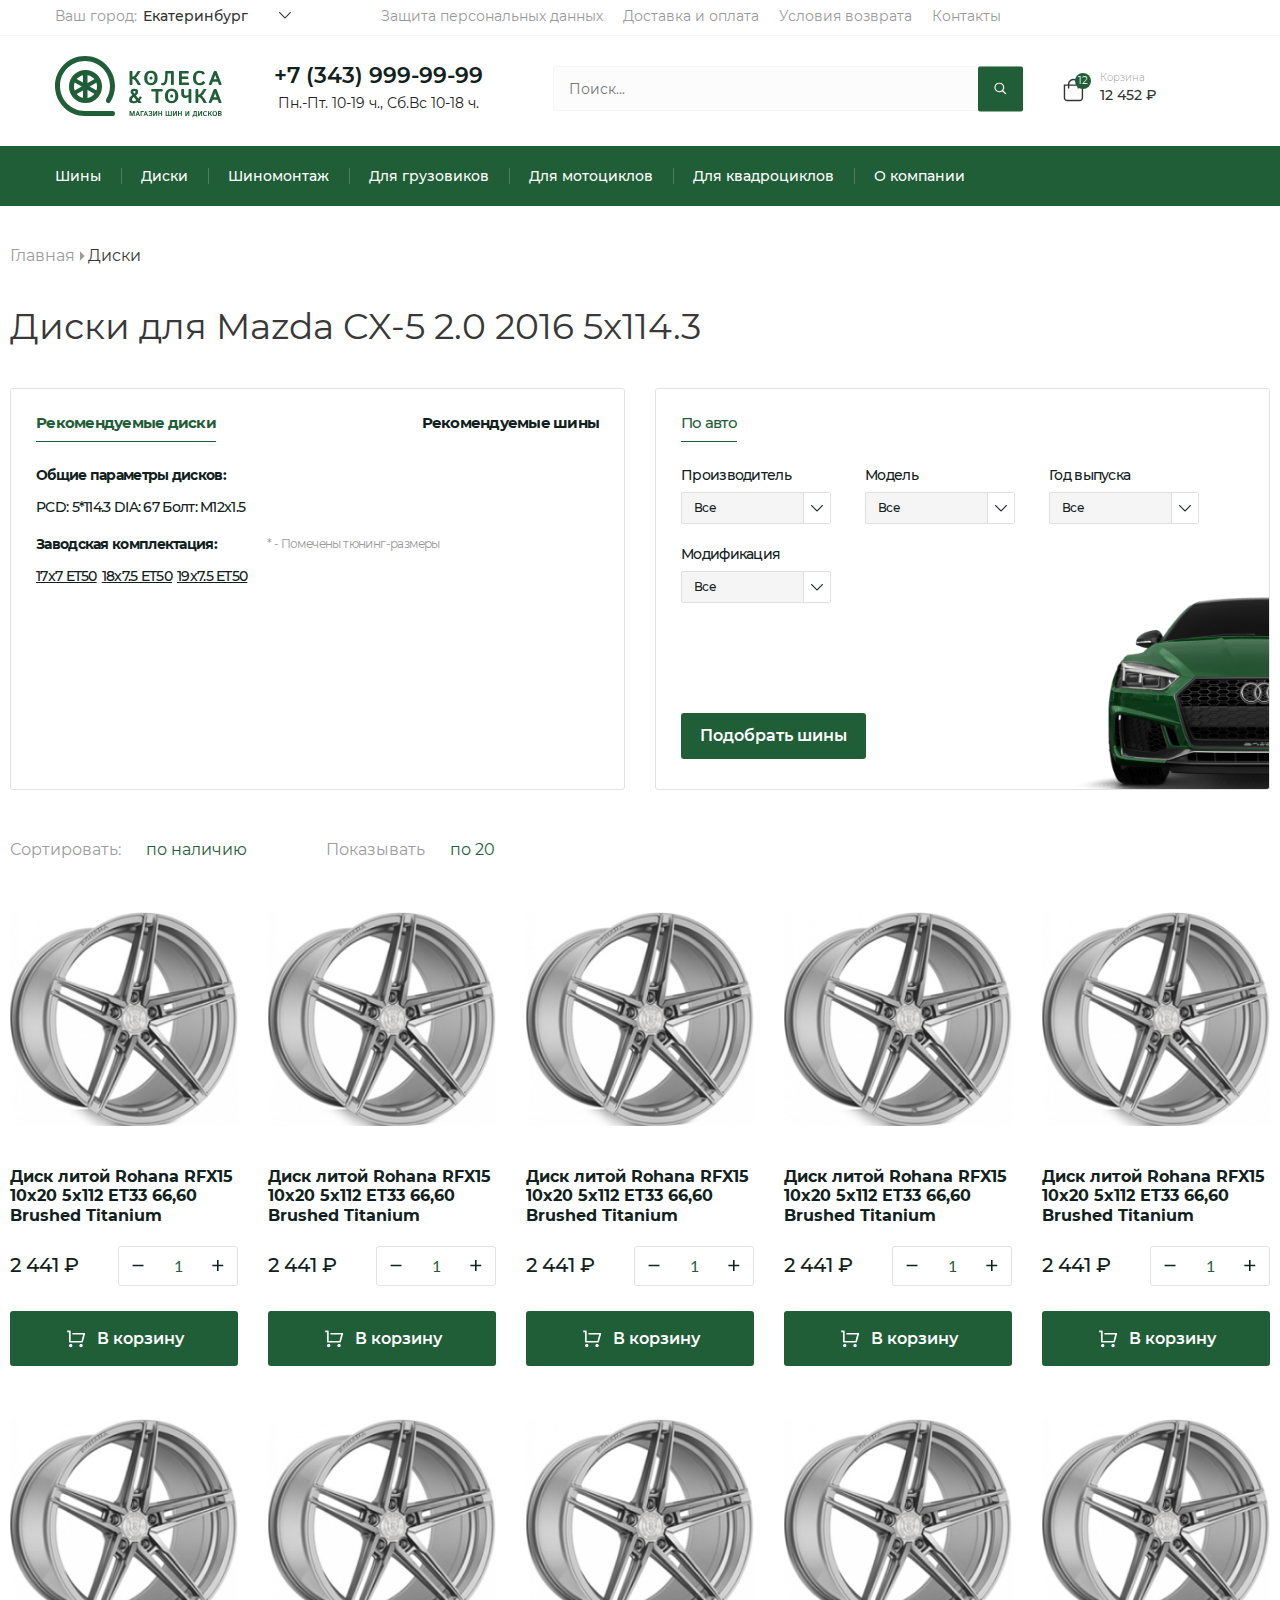
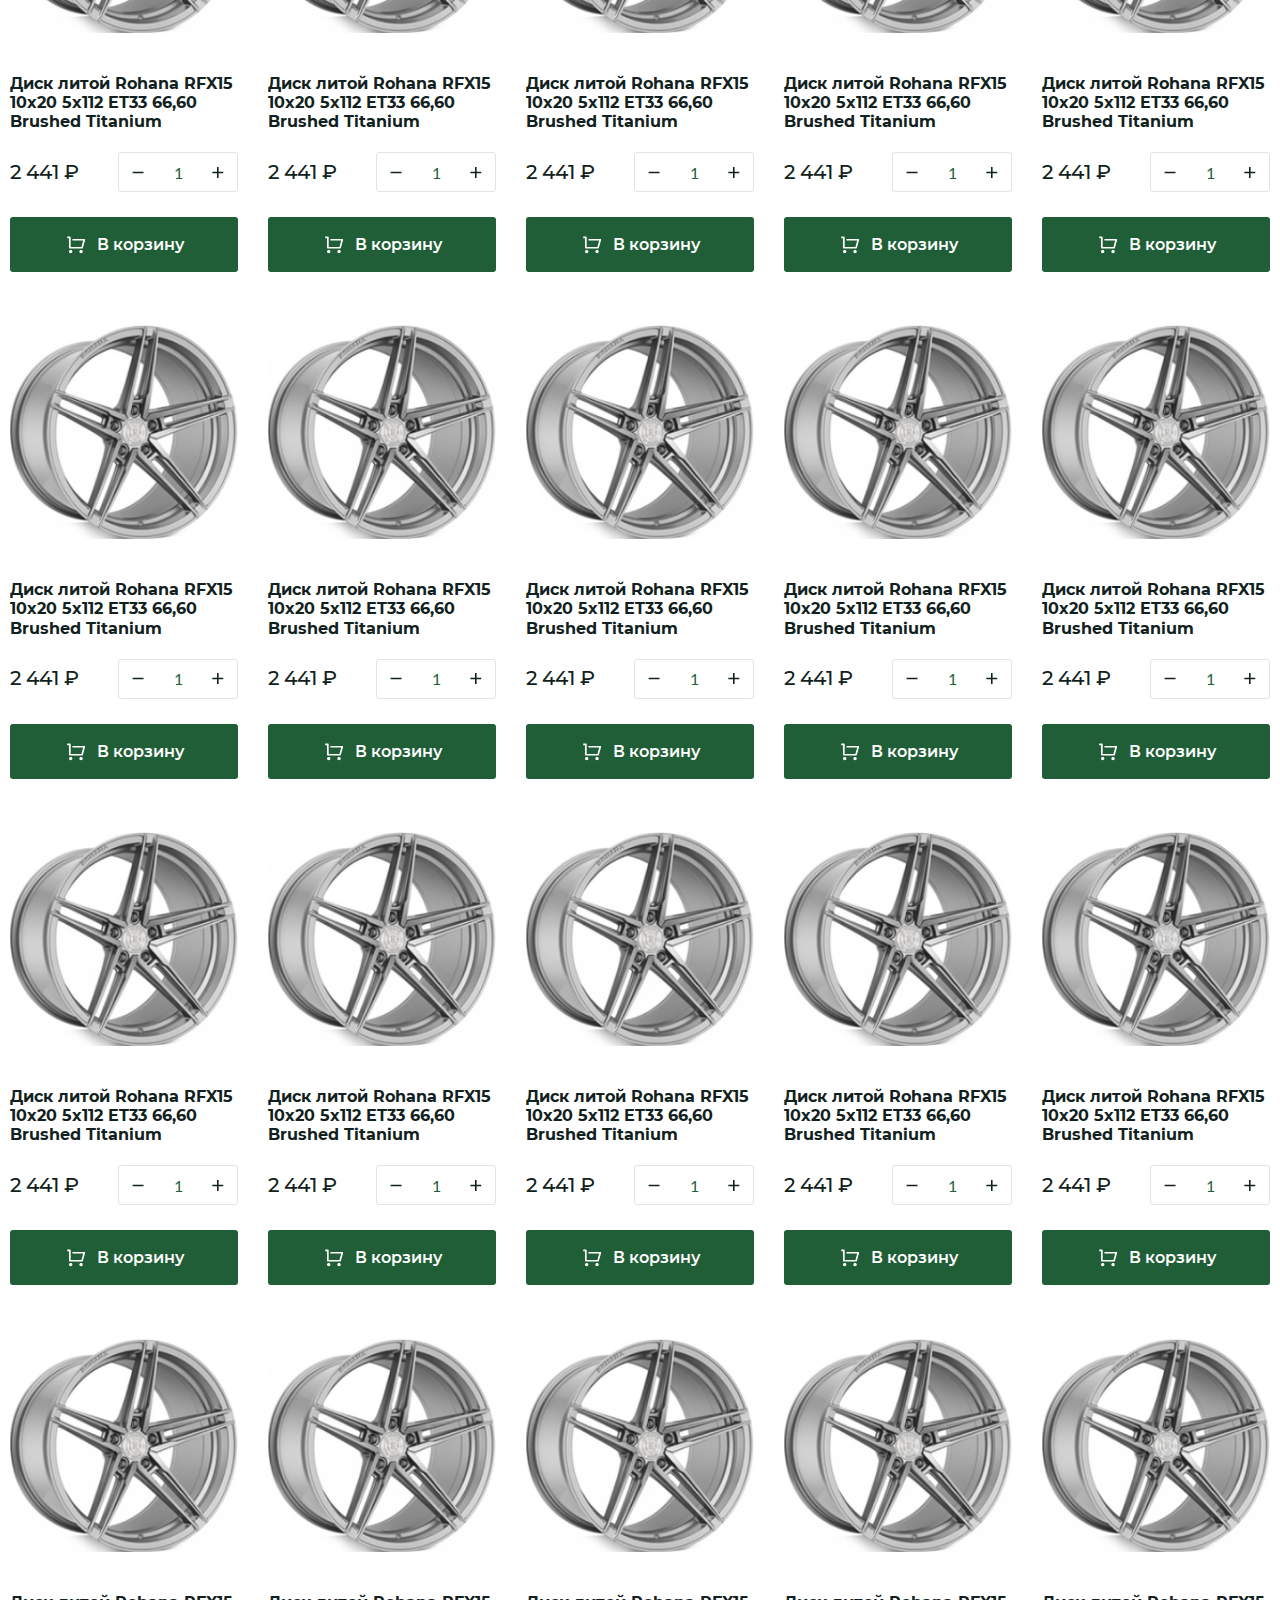
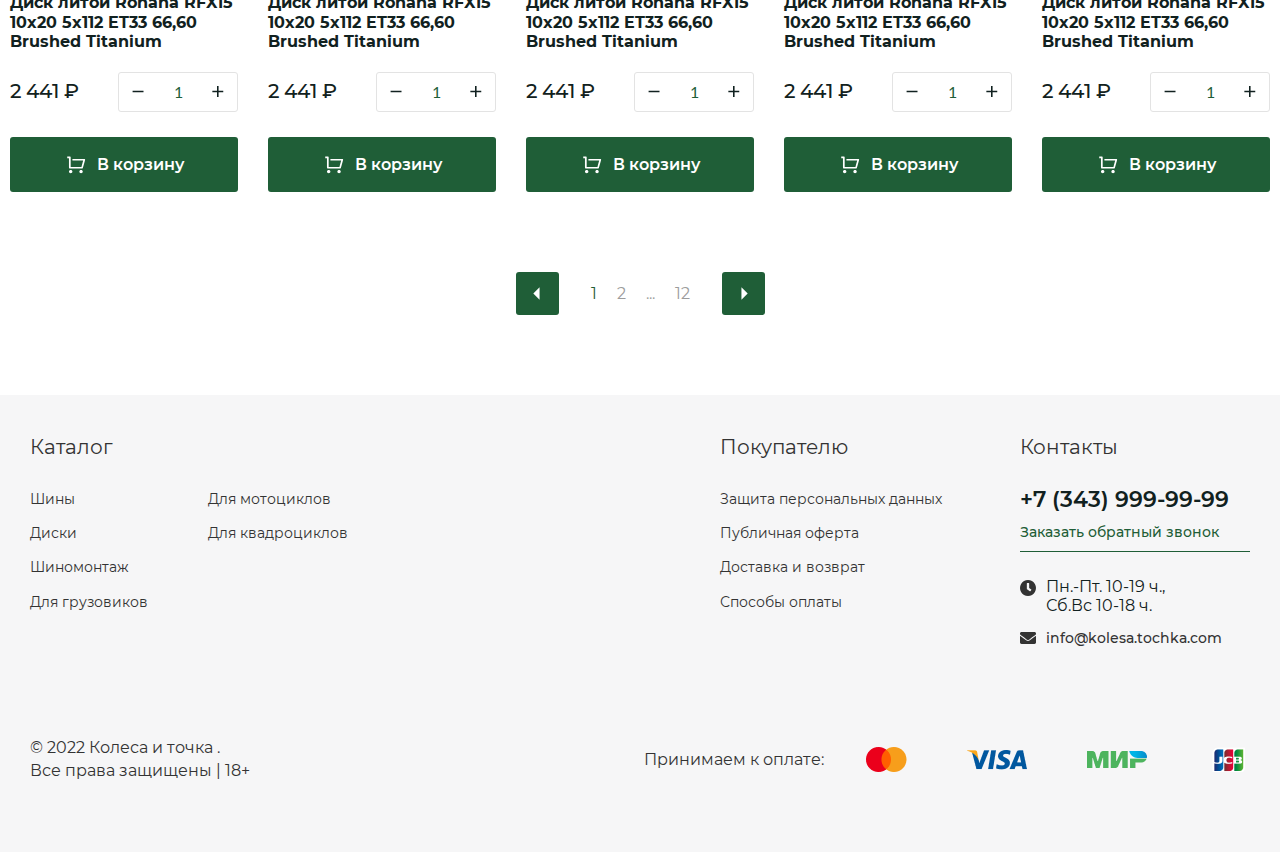
<file: catalogeForModel.html>
<!DOCTYPE html>
<html lang="en">

<head>
    <meta charset="UTF-8">
    <meta http-equiv="X-UA-Compatible" content="IE=edge">
    <meta name="viewport" content="width=device-width, initial-scale=1.0">
    <title>Document</title>
    <link rel="stylesheet" href="./libs/simplebar/simplebar.css">
    <link rel="stylesheet" href="./css/styles.css">
    <script src="./js/index.js" defer></script>
</head>

<body>

    <header class="header">
        <div class="header__inner">

            <div class="header__wrapper">

                <div class="locationSelect-wrap">
                    <div class="locationSelect-title">Ваш город:</div>
                    <div class="locationSelect">
                        <div class="locationSelect__trigger">
                            <div class="locationSelect__trigger-text">Екатеринбург</div>
                            <div class="locationSelect__trigger-icon">
                                <svg width="13" height="7" viewBox="0 0 13 7" fill="none"
                                    xmlns="http://www.w3.org/2000/svg">
                                    <path
                                        d="M12.9055 0.353949C12.967 0.415364 12.9977 0.507487 12.9977 0.59961C12.9977 0.722441 12.967 0.783856 12.9055 0.845272L7.23559 6.50749C7.17409 6.5689 7.11259 6.59961 6.98959 6.59961C6.89734 6.59961 6.80509 6.5689 6.7436 6.50749L1.07369 0.845272C1.01219 0.783856 0.981445 0.722441 0.981445 0.59961C0.981445 0.507487 1.01219 0.415364 1.07369 0.353949L1.31969 0.108286C1.38119 0.0468707 1.47344 0.0161633 1.56568 0.0161633C1.68868 0.0161633 1.78093 0.0468707 1.84243 0.108286L6.98959 5.27918L12.1368 0.108286C12.229 0.0468707 12.3212 0.0161633 12.4135 0.0161633C12.5365 0.0161633 12.598 0.0468707 12.6595 0.108286L12.9055 0.353949Z"
                                        fill="#333333" />
                                </svg>
                            </div>
                        </div>
                        <div class="locationSelect__list">
                            <div class="searchForm-wrap">
                                <form class="searchForm">
                                    <div class="searchForm__inner">
                                        <div class="searchForm__input-wrap">
                                            <input class="searchForm__input" type="text" placeholder="Поиск...">
                                        </div>
                                        <div class="searchForm__button-wrap">
                                            <button class="searchForm__submitButton" type="submit">
                                                <svg width="13" height="12" viewBox="0 0 13 12" fill="none"
                                                    xmlns="http://www.w3.org/2000/svg">
                                                    <path fill-rule="evenodd" clip-rule="evenodd"
                                                        d="M12.2285 11.669L11.9803 11.8345C11.8975 11.9172 11.732 12 11.6492 12C11.5665 12 11.4837 12 11.4837 11.9172C11.4009 11.9172 11.4009 11.8345 11.3182 11.8345L8.42163 8.93793C8.33887 8.93793 8.33887 8.85517 8.33887 8.77241C7.92508 9.10345 7.51128 9.26897 7.09749 9.43448C6.51818 9.68276 5.93887 9.76552 5.2768 9.76552C4.36646 9.76552 3.53887 9.51724 2.79404 9.10345C2.04922 8.77241 1.46991 8.11034 1.05611 7.36552C0.642319 6.62069 0.394043 5.7931 0.394043 4.88276C0.394043 3.97241 0.642319 3.14483 1.05611 2.4C1.46991 1.73793 2.04922 1.07586 2.79404 0.662069C3.62163 0.248276 4.44922 0 5.2768 0C6.18715 0 7.01473 0.248276 7.75956 0.662069C8.50439 1.07586 9.0837 1.73793 9.58025 2.48276C9.99404 3.22759 10.2423 4.05517 10.2423 4.96552C10.2423 5.62759 10.1596 6.2069 9.91128 6.78621C9.74577 7.2 9.49749 7.61379 9.24922 8.02759C9.33197 8.02759 9.33197 8.11035 9.33197 8.11035L12.2285 11.0069C12.3113 11.0897 12.394 11.2552 12.394 11.3379C12.394 11.4207 12.394 11.5862 12.2285 11.669ZM5.2768 8.68966C5.93887 8.68966 6.60094 8.52414 7.18025 8.1931C7.75956 7.86207 8.17335 7.36552 8.58715 6.78621C8.91818 6.2069 9.0837 5.54483 9.0837 4.88276C9.0837 4.22069 8.91818 3.55862 8.58715 2.97931C8.25611 2.48276 7.75956 1.98621 7.18025 1.65517C6.60094 1.32414 6.02163 1.15862 5.2768 1.15862C4.61473 1.15862 3.95266 1.32414 3.37335 1.65517C2.79404 1.98621 2.38025 2.48276 2.04922 3.06207C1.71818 3.64138 1.55266 4.22069 1.55266 4.88276C1.55266 5.54483 1.71818 6.2069 2.04922 6.78621C2.38025 7.36552 2.8768 7.77931 3.45611 8.1931C3.95266 8.52414 4.61473 8.68966 5.2768 8.68966Z"
                                                        fill="white" />
                                                </svg>
                                            </button>
                                        </div>
                                    </div>
                                </form>
                            </div>
                            <div class="locationSelect__listItems" data-simplebar>
                                <div class="locationSelect__listItem ">Москва</div>
                                <div class="locationSelect__listItem">Санкт-Петербург</div>
                                <div class="locationSelect__listItem">Самара</div>
                                <div class="locationSelect__listItem">Екатеринбург</div>
                                <div class="locationSelect__listItem">Казань</div>
                                <div class="locationSelect__listItem">Уфа</div>
                                <div class="locationSelect__listItem">Пермь</div>
                                <div class="locationSelect__listItem">Екатеринбург</div>
                                <div class="locationSelect__listItem">Казань</div>
                                <div class="locationSelect__listItem">Уфа</div>
                                <div class="locationSelect__listItem">Пермь</div>
                                <div class="locationSelect__listItem">Екатеринбург</div>
                                <div class="locationSelect__listItem">Казань</div>
                                <div class="locationSelect__listItem">Уфа</div>
                                <div class="locationSelect__listItem">Пермь</div>
                            </div>
                        </div>
                    </div>
                </div>

                <div class="header__extraLinks">
                    <a class="header__extraLink" href="#">
                        Защита персональных данных
                    </a>
                    <a class="header__extraLink" href="#">
                        Доставка и оплата
                    </a>
                    <a class="header__extraLink" href="#">
                        Условия возврата
                    </a>
                    <a class="header__extraLink" href="#">
                        Контакты
                    </a>
                </div>

                <div class="callbackModal-btn">Заказать обратный звонок</div>

            </div>

            <div class="header__wrapper">

                <a class="logo" href="#">
                    <svg width="169" height="62" viewBox="0 0 169 62" fill="none"
                        xmlns="http://www.w3.org/2000/svg">
                        <circle cx="30.5" cy="30.5" r="14" stroke="#1F5E37" stroke-width="5" />
                        <rect x="28" y="17" width="4.5" height="27" fill="#1F5E37" />
                        <rect x="28" y="60" width="5" height="32" rx="2.5" transform="rotate(-90 28 60)"
                            fill="#1F5E37" />
                        <rect x="18" y="25.4639" width="4" height="27" transform="rotate(-60 18 25.4639)"
                            fill="#1F5E37" />
                        <rect x="20" y="38.9639" width="4" height="27" transform="rotate(-120 20 38.9639)"
                            fill="#1F5E37" />
                        <path fill-rule="evenodd" clip-rule="evenodd"
                            d="M30 55C30.3283 55 30.6552 54.9937 30.9804 54.9811C30.9911 54.9807 31 54.9893 31 55V58.9835C31 59.5411 30.5576 60 30 60C13.4315 60 0 46.5685 0 30C0 13.4315 13.4315 0 30 0C46.5685 0 60 13.4315 60 30C60 35.9227 58.2837 41.4446 55.3213 46.0953C54.6379 47.1682 53.2181 47.4387 52.1286 46.782C50.858 46.0162 50.5516 44.3157 51.3272 43.051C53.6569 39.2521 55 34.7829 55 30C55 16.1929 43.8071 5 30 5C16.1929 5 5 16.1929 5 30C5 43.8071 16.1929 55 30 55Z"
                            fill="#1F5E37" />
                        <path
                            d="M75.2461 29C74.7904 29 74.5625 28.7559 74.5625 28.2676V15.7285C74.5625 15.2402 74.7904 14.9961 75.2461 14.9961H76.7305C77.1862 14.9961 77.4141 15.2402 77.4141 15.7285V20.6504H77.707C78.1432 20.6504 78.5924 20.4681 79.0547 20.1035C79.5169 19.7389 79.9206 19.2865 80.2656 18.7461L82.3164 15.5723C82.5638 15.1882 82.8568 14.9961 83.1953 14.9961H84.9238C85.5553 14.9961 85.679 15.276 85.2949 15.8359L82.668 19.6836C82.3424 20.1589 82.0202 20.556 81.7012 20.875C81.3887 21.194 80.9948 21.5098 80.5195 21.8223V21.832C81.0143 22.0208 81.4635 22.291 81.8672 22.6426C82.2708 22.9876 82.7135 23.5443 83.1953 24.3125L85.5977 28.1602C85.9492 28.7201 85.8255 29 85.2266 29H83.4004C83.0358 29 82.7428 28.8079 82.5215 28.4238L80.6758 25.25C80.3307 24.651 79.8913 24.1335 79.3574 23.6973C78.8301 23.2546 78.3288 23.0332 77.8535 23.0332H77.4141V28.2676C77.4141 28.7559 77.1862 29 76.7305 29H75.2461ZM89.2039 21.998C89.2039 19.752 89.7833 17.9681 90.9422 16.6465C92.101 15.3249 93.7547 14.6641 95.9031 14.6641C98.0516 14.6641 99.7052 15.3249 100.864 16.6465C102.023 17.9681 102.602 19.752 102.602 21.998C102.602 24.2441 102.023 26.028 100.864 27.3496C99.7052 28.6712 98.0516 29.332 95.9031 29.332C93.7547 29.332 92.101 28.6712 90.9422 27.3496C89.7833 26.028 89.2039 24.2441 89.2039 21.998ZM92.2508 21.998C92.2508 23.6257 92.5405 24.8724 93.1199 25.7383C93.7059 26.5977 94.6336 27.0273 95.9031 27.0273C97.1727 27.0273 98.0971 26.5977 98.6766 25.7383C99.2625 24.8724 99.5555 23.6257 99.5555 21.998C99.5555 20.3704 99.2625 19.127 98.6766 18.2676C98.0971 17.4017 97.1727 16.9688 95.9031 16.9688C94.6336 16.9688 93.7059 17.4017 93.1199 18.2676C92.5405 19.127 92.2508 20.3704 92.2508 21.998ZM106.423 29.0977C106.15 29.0065 106.052 28.7852 106.13 28.4336L106.384 27.3203C106.463 26.9753 106.668 26.8516 107 26.9492C107.182 27.0013 107.371 27.0273 107.566 27.0273C108.562 27.0273 109.249 26.3177 109.627 24.8984C110.004 23.4727 110.193 21.2917 110.193 18.3555V15.7285C110.193 15.2402 110.421 14.9961 110.877 14.9961H118.103C118.559 14.9961 118.787 15.2402 118.787 15.7285V28.2676C118.787 28.7559 118.559 29 118.103 29H116.619C116.163 29 115.935 28.7559 115.935 28.2676V17.418H112.634V18.9023C112.634 22.776 112.254 25.4844 111.492 27.0273C110.73 28.5638 109.496 29.332 107.791 29.332C107.361 29.332 106.905 29.2539 106.423 29.0977ZM124.678 29C124.222 29 123.995 28.7559 123.995 28.2676V15.7285C123.995 15.2402 124.222 14.9961 124.678 14.9961H133.057C133.545 14.9961 133.789 15.2077 133.789 15.6309V16.7832C133.789 17.2064 133.545 17.418 133.057 17.418H126.846V20.5234H132.539C133.028 20.5234 133.272 20.735 133.272 21.1582V22.3105C133.272 22.7337 133.028 22.9453 132.539 22.9453H126.846V26.5781H133.37C133.858 26.5781 134.102 26.7897 134.102 27.2129V28.3652C134.102 28.7884 133.858 29 133.37 29H124.678ZM137.972 21.998C137.972 19.752 138.542 17.9681 139.681 16.6465C140.82 15.3249 142.464 14.6641 144.613 14.6641C145.849 14.6641 146.898 14.8561 147.757 15.2402C148.616 15.6243 149.222 16.181 149.573 16.9102C149.808 17.3919 149.769 17.7174 149.456 17.8867L148.284 18.5117C147.874 18.7331 147.536 18.6094 147.269 18.1406C147.099 17.8411 146.784 17.571 146.321 17.3301C145.866 17.0892 145.329 16.9688 144.71 16.9688C143.343 16.9688 142.386 17.4017 141.839 18.2676C141.292 19.127 141.019 20.3704 141.019 21.998C141.019 23.6257 141.292 24.8724 141.839 25.7383C142.386 26.5977 143.343 27.0273 144.71 27.0273C145.446 27.0273 146.064 26.8613 146.566 26.5293C147.073 26.1973 147.425 25.8815 147.62 25.582C147.939 25.0938 148.278 24.9701 148.636 25.2109L149.808 25.9922C150.127 26.207 150.159 26.5326 149.905 26.9688C149.528 27.6198 148.88 28.1764 147.962 28.6387C147.044 29.1009 145.928 29.332 144.613 29.332C142.497 29.332 140.859 28.6712 139.7 27.3496C138.548 26.028 137.972 24.2441 137.972 21.998ZM154.303 29C153.834 29 153.681 28.7852 153.844 28.3555L158.629 15.7871C158.831 15.2598 159.137 14.9961 159.547 14.9961H160.914C161.324 14.9961 161.63 15.2598 161.832 15.7871L166.617 28.3555C166.78 28.7852 166.627 29 166.158 29H164.605C164.176 29 163.876 28.7754 163.707 28.3262L162.711 25.6992H157.75L156.754 28.3262C156.585 28.7754 156.285 29 155.855 29H154.303ZM158.658 23.2773H161.803L160.602 20.1719C160.458 19.8073 160.37 19.5436 160.338 19.3809C160.312 19.2116 160.283 18.9642 160.25 18.6387H160.211C160.178 18.9642 160.146 19.2116 160.113 19.3809C160.087 19.5436 160.003 19.8073 159.859 20.1719L158.658 23.2773ZM74.0938 43.9141C74.0938 42.9505 74.3379 42.1009 74.8262 41.3652C75.3145 40.6296 76.1478 39.8385 77.3262 38.9922C76.8639 38.4714 76.4668 37.9831 76.1348 37.5273C75.8027 37.0651 75.6367 36.4336 75.6367 35.6328C75.6367 34.8516 75.9427 34.1615 76.5547 33.5625C77.1732 32.9635 78.1888 32.6641 79.6016 32.6641C80.474 32.6641 81.2845 32.8854 82.0332 33.3281C82.7884 33.7708 83.166 34.5358 83.166 35.623C83.166 36.4303 82.9967 37.1204 82.6582 37.6934C82.3197 38.2598 81.7533 38.8424 80.959 39.4414L83.3027 42.5078C83.5957 42.2344 83.8626 41.9219 84.1035 41.5703C84.3444 41.2188 84.5072 40.9453 84.5918 40.75C84.7741 40.3268 85.0573 40.2292 85.4414 40.457L86.4766 41.082C86.6719 41.1862 86.6914 41.4303 86.5352 41.8145C86.3529 42.2637 86.1217 42.6901 85.8418 43.0938C85.5618 43.4974 85.1777 43.9108 84.6895 44.334L86.2129 46.3555C86.5384 46.7852 86.4375 47 85.9102 47H84.1035C83.6217 47 83.2409 46.8079 82.9609 46.4238L82.6094 45.9453C81.9583 46.4661 81.2845 46.8275 80.5879 47.0293C79.8913 47.2311 79.084 47.332 78.166 47.332C76.9876 47.332 76.0143 47.0586 75.2461 46.5117C74.4779 45.9648 74.0938 45.099 74.0938 43.9141ZM77.0234 43.7969C77.0234 44.2331 77.1764 44.5781 77.4824 44.832C77.7949 45.0794 78.1562 45.2031 78.5664 45.2031C79.1133 45.2031 79.5853 45.1315 79.9824 44.9883C80.3796 44.8451 80.806 44.5781 81.2617 44.1875L78.7617 40.9062C78.1367 41.4141 77.6908 41.8633 77.4238 42.2539C77.1569 42.6445 77.0234 43.1589 77.0234 43.7969ZM78.2734 35.7402C78.2734 36.196 78.3939 36.5671 78.6348 36.8535C78.8822 37.1335 79.1523 37.4199 79.4453 37.7129C79.8555 37.3418 80.1387 37.0586 80.2949 36.8633C80.4512 36.6615 80.5293 36.3457 80.5293 35.916C80.5293 35.5905 80.4251 35.3431 80.2168 35.1738C80.015 34.998 79.7383 34.9102 79.3867 34.9102C79.0156 34.9102 78.7357 35.0176 78.5469 35.2324C78.3646 35.4408 78.2734 35.61 78.2734 35.7402ZM96.9629 35.4961C96.4746 35.4961 96.2305 35.2845 96.2305 34.8613V33.6309C96.2305 33.2077 96.4746 32.9961 96.9629 32.9961H107.002C107.49 32.9961 107.734 33.2077 107.734 33.6309V34.8613C107.734 35.2845 107.49 35.4961 107.002 35.4961H103.408V46.4629C103.408 46.821 103.245 47 102.92 47H101.045C100.719 47 100.557 46.821 100.557 46.4629V35.4961H96.9629ZM109.906 39.998C109.906 37.752 110.486 35.9681 111.645 34.6465C112.803 33.3249 114.457 32.6641 116.605 32.6641C118.754 32.6641 120.408 33.3249 121.566 34.6465C122.725 35.9681 123.305 37.752 123.305 39.998C123.305 42.2441 122.725 44.028 121.566 45.3496C120.408 46.6712 118.754 47.332 116.605 47.332C114.457 47.332 112.803 46.6712 111.645 45.3496C110.486 44.028 109.906 42.2441 109.906 39.998ZM112.953 39.998C112.953 41.6257 113.243 42.8724 113.822 43.7383C114.408 44.5977 115.336 45.0273 116.605 45.0273C117.875 45.0273 118.799 44.5977 119.379 43.7383C119.965 42.8724 120.258 41.6257 120.258 39.998C120.258 38.3704 119.965 37.127 119.379 36.2676C118.799 35.4017 117.875 34.9688 116.605 34.9688C115.336 34.9688 114.408 35.4017 113.822 36.2676C113.243 37.127 112.953 38.3704 112.953 39.998ZM126.238 37.8984V33.7285C126.238 33.2402 126.466 32.9961 126.922 32.9961H128.406C128.862 32.9961 129.09 33.2402 129.09 33.7285V37.4297C129.09 38.224 129.233 38.7806 129.52 39.0996C129.806 39.4186 130.2 39.5781 130.701 39.5781C131.17 39.5781 131.609 39.5358 132.02 39.4512C132.436 39.3665 132.931 39.1908 133.504 38.9238V33.7285C133.504 33.2402 133.732 32.9961 134.188 32.9961H135.672C136.128 32.9961 136.355 33.2402 136.355 33.7285V46.2676C136.355 46.7559 136.128 47 135.672 47H134.188C133.732 47 133.504 46.7559 133.504 46.2676V42.2051C133.504 41.8145 133.52 41.4238 133.553 41.0332H133.484C133.016 41.2741 132.452 41.4759 131.795 41.6387C131.137 41.8014 130.532 41.8828 129.979 41.8828C128.839 41.8828 127.931 41.4857 127.254 40.6914C126.577 39.8971 126.238 38.9661 126.238 37.8984ZM141.164 47C140.708 47 140.48 46.7559 140.48 46.2676V33.7285C140.48 33.2402 140.708 32.9961 141.164 32.9961H142.648C143.104 32.9961 143.332 33.2402 143.332 33.7285V38.6504H143.625C144.061 38.6504 144.51 38.4681 144.973 38.1035C145.435 37.7389 145.839 37.2865 146.184 36.7461L148.234 33.5723C148.482 33.1882 148.775 32.9961 149.113 32.9961H150.842C151.473 32.9961 151.597 33.276 151.213 33.8359L148.586 37.6836C148.26 38.1589 147.938 38.556 147.619 38.875C147.307 39.194 146.913 39.5098 146.438 39.8223V39.832C146.932 40.0208 147.382 40.291 147.785 40.6426C148.189 40.9876 148.632 41.5443 149.113 42.3125L151.516 46.1602C151.867 46.7201 151.743 47 151.145 47H149.318C148.954 47 148.661 46.8079 148.439 46.4238L146.594 43.25C146.249 42.651 145.809 42.1335 145.275 41.6973C144.748 41.2546 144.247 41.0332 143.771 41.0332H143.332V46.2676C143.332 46.7559 143.104 47 142.648 47H141.164ZM154.205 47C153.736 47 153.583 46.7852 153.746 46.3555L158.531 33.7871C158.733 33.2598 159.039 32.9961 159.449 32.9961H160.816C161.227 32.9961 161.533 33.2598 161.734 33.7871L166.52 46.3555C166.682 46.7852 166.529 47 166.061 47H164.508C164.078 47 163.779 46.7754 163.609 46.3262L162.613 43.6992H157.652L156.656 46.3262C156.487 46.7754 156.188 47 155.758 47H154.205ZM158.561 41.2773H161.705L160.504 38.1719C160.361 37.8073 160.273 37.5436 160.24 37.3809C160.214 37.2116 160.185 36.9642 160.152 36.6387H160.113C160.081 36.9642 160.048 37.2116 160.016 37.3809C159.99 37.5436 159.905 37.8073 159.762 38.1719L158.561 41.2773Z"
                            fill="#1F5E37" />
                        <path
                            d="M74.7861 60C74.6266 60 74.5469 59.9146 74.5469 59.7437V55.355C74.5469 55.1841 74.6266 55.0986 74.7861 55.0986H75.7773C75.9095 55.0986 76.0041 55.1898 76.061 55.3721L76.9873 58.3696C77.0283 58.4995 77.0568 58.6066 77.0728 58.6909C77.0887 58.7729 77.1024 58.8709 77.1138 58.9849H77.1343C77.1457 58.8709 77.1593 58.7729 77.1753 58.6909C77.1912 58.6066 77.2197 58.4995 77.2607 58.3696L78.187 55.3721C78.244 55.1898 78.3385 55.0986 78.4707 55.0986H79.4619C79.6214 55.0986 79.7012 55.1841 79.7012 55.355V59.7437C79.7012 59.9146 79.6214 60 79.4619 60H78.9424C78.7829 60 78.7031 59.9146 78.7031 59.7437V56.9204C78.7031 56.7837 78.7088 56.647 78.7202 56.5103H78.6963L77.7085 59.7231C77.6515 59.9077 77.5535 60 77.4146 60H76.8335C76.6945 60 76.5965 59.9077 76.5396 59.7231L75.5518 56.5103H75.5278C75.5392 56.647 75.5449 56.7837 75.5449 56.9204V59.7437C75.5449 59.9146 75.4652 60 75.3057 60H74.7861ZM80.6411 60C80.4771 60 80.4235 59.9248 80.4805 59.7744L82.1553 55.3755C82.2259 55.1909 82.333 55.0986 82.4766 55.0986H82.9551C83.0986 55.0986 83.2057 55.1909 83.2764 55.3755L84.9512 59.7744C85.0081 59.9248 84.9546 60 84.7905 60H84.2471C84.0967 60 83.9919 59.9214 83.9326 59.7642L83.584 58.8447H81.8477L81.499 59.7642C81.4398 59.9214 81.335 60 81.1846 60H80.6411ZM82.1655 57.9971H83.2661L82.8457 56.9102C82.7956 56.7826 82.7648 56.6903 82.7534 56.6333C82.7443 56.5741 82.734 56.4875 82.7227 56.3735H82.709C82.6976 56.4875 82.6862 56.5741 82.6748 56.6333C82.6657 56.6903 82.6361 56.7826 82.5859 56.9102L82.1655 57.9971ZM85.7988 60C85.6393 60 85.5596 59.9146 85.5596 59.7437V55.355C85.5596 55.1841 85.6393 55.0986 85.7988 55.0986H88.4614C88.6323 55.0986 88.7178 55.1727 88.7178 55.3208V55.7241C88.7178 55.8722 88.6323 55.9463 88.4614 55.9463H86.5576V59.7437C86.5576 59.9146 86.4779 60 86.3184 60H85.7988ZM88.6323 60C88.4683 60 88.4147 59.9248 88.4717 59.7744L90.1465 55.3755C90.2171 55.1909 90.3242 55.0986 90.4678 55.0986H90.9463C91.0898 55.0986 91.1969 55.1909 91.2676 55.3755L92.9424 59.7744C92.9993 59.9248 92.9458 60 92.7817 60H92.2383C92.0879 60 91.9831 59.9214 91.9238 59.7642L91.5752 58.8447H89.8389L89.4902 59.7642C89.431 59.9214 89.3262 60 89.1758 60H88.6323ZM90.1567 57.9971H91.2573L90.8369 56.9102C90.7868 56.7826 90.756 56.6903 90.7446 56.6333C90.7355 56.5741 90.7253 56.4875 90.7139 56.3735H90.7002C90.6888 56.4875 90.6774 56.5741 90.666 56.6333C90.6569 56.6903 90.6273 56.7826 90.5771 56.9102L90.1567 57.9971ZM93.5679 59.4873C93.4539 59.3574 93.4437 59.2446 93.5371 59.1489L93.8652 58.8105C93.9609 58.7103 94.0863 58.7297 94.2412 58.8687C94.3506 58.9666 94.4907 59.0646 94.6616 59.1626C94.8325 59.2606 95.0581 59.3096 95.3384 59.3096C95.605 59.3096 95.8397 59.2606 96.0425 59.1626C96.2476 59.0646 96.3501 58.8721 96.3501 58.585C96.3501 58.2979 96.2646 58.0996 96.0938 57.9902C95.9251 57.8809 95.7007 57.8262 95.4204 57.8262H94.853C94.6821 57.8262 94.5967 57.7544 94.5967 57.6108V57.2417C94.5967 57.0936 94.6821 57.0195 94.853 57.0195H95.2769C95.6619 57.0195 95.9172 56.9591 96.0425 56.8384C96.1678 56.7176 96.2305 56.5615 96.2305 56.3701C96.2305 56.1719 96.1587 56.026 96.0151 55.9326C95.8739 55.8369 95.6483 55.7891 95.3384 55.7891C95.0991 55.7891 94.8895 55.8267 94.7095 55.9019C94.5317 55.9748 94.3984 56.0522 94.3096 56.1343C94.1615 56.2687 94.035 56.279 93.9302 56.165L93.6465 55.854C93.5394 55.7378 93.5542 55.6239 93.6909 55.5122C93.9347 55.3117 94.1911 55.1738 94.46 55.0986C94.7311 55.0212 95.0353 54.9824 95.3726 54.9824C95.9878 54.9824 96.4526 55.1009 96.7671 55.3379C97.0838 55.5749 97.2422 55.8848 97.2422 56.2676C97.2422 56.5957 97.1533 56.8475 96.9756 57.0229C96.8001 57.1961 96.5837 57.3146 96.3262 57.3784V57.3921C96.611 57.4217 96.8639 57.5493 97.085 57.7749C97.306 58.0005 97.4165 58.2899 97.4165 58.6431C97.4165 59.1034 97.2319 59.4645 96.8628 59.7266C96.4959 59.9863 95.9821 60.1162 95.3213 60.1162C94.8519 60.1162 94.485 60.0615 94.2207 59.9521C93.9587 59.8405 93.741 59.6855 93.5679 59.4873ZM98.418 60C98.2585 60 98.1787 59.9146 98.1787 59.7437V55.355C98.1787 55.1841 98.2585 55.0986 98.418 55.0986H98.9375C99.097 55.0986 99.1768 55.1841 99.1768 55.355V58.0518C99.1768 58.1885 99.1711 58.3252 99.1597 58.4619H99.1836L100.858 55.3379C100.945 55.1784 101.093 55.0986 101.303 55.0986H101.945C102.105 55.0986 102.185 55.1841 102.185 55.355V59.7437C102.185 59.9146 102.105 60 101.945 60H101.426C101.266 60 101.187 59.9146 101.187 59.7437V57.0469C101.187 56.9102 101.192 56.7734 101.204 56.6367H101.18L99.5049 59.7607C99.4183 59.9202 99.2702 60 99.0605 60H98.418ZM103.518 60C103.358 60 103.278 59.9146 103.278 59.7437V55.355C103.278 55.1841 103.358 55.0986 103.518 55.0986H104.037C104.197 55.0986 104.276 55.1841 104.276 55.355V57.0264H106.115V55.355C106.115 55.1841 106.195 55.0986 106.354 55.0986H106.874C107.034 55.0986 107.113 55.1841 107.113 55.355V59.7437C107.113 59.9146 107.034 60 106.874 60H106.354C106.195 60 106.115 59.9146 106.115 59.7437V57.874H104.276V59.7437C104.276 59.9146 104.197 60 104.037 60H103.518ZM110.839 60C110.679 60 110.6 59.9146 110.6 59.7437V55.355C110.6 55.1841 110.679 55.0986 110.839 55.0986H111.358C111.518 55.0986 111.598 55.1841 111.598 55.355V59.1523H113.211V55.355C113.211 55.1841 113.291 55.0986 113.45 55.0986H113.97C114.129 55.0986 114.209 55.1841 114.209 55.355V59.1523H115.822V55.355C115.822 55.1841 115.902 55.0986 116.062 55.0986H116.581C116.741 55.0986 116.82 55.1841 116.82 55.355V59.7437C116.82 59.9146 116.741 60 116.581 60H110.839ZM118.153 60C117.994 60 117.914 59.9146 117.914 59.7437V55.355C117.914 55.1841 117.994 55.0986 118.153 55.0986H118.673C118.832 55.0986 118.912 55.1841 118.912 55.355V58.0518C118.912 58.1885 118.906 58.3252 118.895 58.4619H118.919L120.594 55.3379C120.68 55.1784 120.828 55.0986 121.038 55.0986H121.681C121.84 55.0986 121.92 55.1841 121.92 55.355V59.7437C121.92 59.9146 121.84 60 121.681 60H121.161C121.002 60 120.922 59.9146 120.922 59.7437V57.0469C120.922 56.9102 120.928 56.7734 120.939 56.6367H120.915L119.24 59.7607C119.154 59.9202 119.006 60 118.796 60H118.153ZM123.253 60C123.093 60 123.014 59.9146 123.014 59.7437V55.355C123.014 55.1841 123.093 55.0986 123.253 55.0986H123.772C123.932 55.0986 124.012 55.1841 124.012 55.355V57.0264H125.851V55.355C125.851 55.1841 125.93 55.0986 126.09 55.0986H126.609C126.769 55.0986 126.849 55.1841 126.849 55.355V59.7437C126.849 59.9146 126.769 60 126.609 60H126.09C125.93 60 125.851 59.9146 125.851 59.7437V57.874H124.012V59.7437C124.012 59.9146 123.932 60 123.772 60H123.253ZM130.574 60C130.415 60 130.335 59.9146 130.335 59.7437V55.355C130.335 55.1841 130.415 55.0986 130.574 55.0986H131.094C131.253 55.0986 131.333 55.1841 131.333 55.355V58.0518C131.333 58.1885 131.327 58.3252 131.316 58.4619H131.34L133.015 55.3379C133.101 55.1784 133.249 55.0986 133.459 55.0986H134.102C134.261 55.0986 134.341 55.1841 134.341 55.355V59.7437C134.341 59.9146 134.261 60 134.102 60H133.582C133.423 60 133.343 59.9146 133.343 59.7437V57.0469C133.343 56.9102 133.348 56.7734 133.36 56.6367H133.336L131.661 59.7607C131.575 59.9202 131.426 60 131.217 60H130.574ZM137.69 61.2646C137.554 61.2646 137.485 61.1849 137.485 61.0254V59.4087C137.485 59.2378 137.588 59.1523 137.793 59.1523H137.94C138.238 58.8424 138.442 58.4984 138.552 58.1201C138.661 57.7419 138.716 57.1152 138.716 56.2402V55.355C138.716 55.1841 138.796 55.0986 138.955 55.0986H141.484C141.644 55.0986 141.724 55.1841 141.724 55.355V59.1523H142.065C142.271 59.1523 142.373 59.2378 142.373 59.4087V61.0254C142.373 61.1849 142.305 61.2646 142.168 61.2646H141.724C141.587 61.2646 141.519 61.1849 141.519 61.0254V60H138.34V61.0254C138.34 61.1849 138.271 61.2646 138.135 61.2646H137.69ZM138.952 59.1523H140.726V55.9463H139.57V56.4316C139.57 57.2428 139.512 57.8672 139.396 58.3047C139.28 58.7422 139.132 59.0247 138.952 59.1523ZM143.364 60C143.205 60 143.125 59.9146 143.125 59.7437V55.355C143.125 55.1841 143.205 55.0986 143.364 55.0986H143.884C144.043 55.0986 144.123 55.1841 144.123 55.355V58.0518C144.123 58.1885 144.117 58.3252 144.106 58.4619H144.13L145.805 55.3379C145.891 55.1784 146.039 55.0986 146.249 55.0986H146.892C147.051 55.0986 147.131 55.1841 147.131 55.355V59.7437C147.131 59.9146 147.051 60 146.892 60H146.372C146.213 60 146.133 59.9146 146.133 59.7437V57.0469C146.133 56.9102 146.139 56.7734 146.15 56.6367H146.126L144.451 59.7607C144.365 59.9202 144.216 60 144.007 60H143.364ZM147.972 57.5493C147.972 56.7632 148.171 56.1388 148.57 55.6763C148.969 55.2137 149.544 54.9824 150.296 54.9824C150.729 54.9824 151.096 55.0496 151.396 55.1841C151.697 55.3185 151.909 55.5133 152.032 55.7686C152.114 55.9372 152.101 56.0511 151.991 56.1104L151.581 56.3291C151.438 56.4066 151.319 56.3633 151.226 56.1992C151.166 56.0944 151.056 55.9998 150.894 55.9155C150.735 55.8312 150.547 55.7891 150.33 55.7891C149.852 55.7891 149.517 55.9406 149.325 56.2437C149.134 56.5444 149.038 56.9797 149.038 57.5493C149.038 58.119 149.134 58.5553 149.325 58.8584C149.517 59.1592 149.852 59.3096 150.33 59.3096C150.588 59.3096 150.804 59.2515 150.979 59.1353C151.157 59.019 151.28 58.9085 151.349 58.8037C151.46 58.6328 151.579 58.5895 151.704 58.6738L152.114 58.9473C152.226 59.0225 152.237 59.1364 152.148 59.2891C152.016 59.5169 151.79 59.7118 151.468 59.8735C151.147 60.0353 150.756 60.1162 150.296 60.1162C149.555 60.1162 148.982 59.8849 148.577 59.4224C148.173 58.9598 147.972 58.3354 147.972 57.5493ZM153.311 60C153.151 60 153.071 59.9146 153.071 59.7437V55.355C153.071 55.1841 153.151 55.0986 153.311 55.0986H153.83C153.99 55.0986 154.069 55.1841 154.069 55.355V57.0776H154.172C154.325 57.0776 154.482 57.0138 154.644 56.8862C154.805 56.7586 154.947 56.6003 155.067 56.4111L155.785 55.3003C155.872 55.1659 155.974 55.0986 156.093 55.0986H156.698C156.919 55.0986 156.962 55.1966 156.828 55.3926L155.908 56.7393C155.794 56.9056 155.681 57.0446 155.57 57.1562C155.46 57.2679 155.323 57.3784 155.156 57.4878V57.4912C155.329 57.5573 155.487 57.6519 155.628 57.7749C155.769 57.8957 155.924 58.0905 156.093 58.3594L156.934 59.7061C157.057 59.902 157.013 60 156.804 60H156.165C156.037 60 155.934 59.9328 155.857 59.7983L155.211 58.6875C155.09 58.4779 154.936 58.2967 154.75 58.144C154.565 57.9891 154.389 57.9116 154.223 57.9116H154.069V59.7437C154.069 59.9146 153.99 60 153.83 60H153.311ZM157.426 57.5493C157.426 56.7632 157.629 56.1388 158.034 55.6763C158.44 55.2137 159.019 54.9824 159.771 54.9824C160.522 54.9824 161.101 55.2137 161.507 55.6763C161.912 56.1388 162.115 56.7632 162.115 57.5493C162.115 58.3354 161.912 58.9598 161.507 59.4224C161.101 59.8849 160.522 60.1162 159.771 60.1162C159.019 60.1162 158.44 59.8849 158.034 59.4224C157.629 58.9598 157.426 58.3354 157.426 57.5493ZM158.492 57.5493C158.492 58.119 158.594 58.5553 158.796 58.8584C159.001 59.1592 159.326 59.3096 159.771 59.3096C160.215 59.3096 160.538 59.1592 160.741 58.8584C160.946 58.5553 161.049 58.119 161.049 57.5493C161.049 56.9797 160.946 56.5444 160.741 56.2437C160.538 55.9406 160.215 55.7891 159.771 55.7891C159.326 55.7891 159.001 55.9406 158.796 56.2437C158.594 56.5444 158.492 56.9797 158.492 57.5493ZM163.229 60C163.047 60 162.956 59.9146 162.956 59.7437V55.355C162.956 55.1841 163.047 55.0986 163.229 55.0986H164.392C165.267 55.0986 165.857 55.2069 166.162 55.4233C166.47 55.6375 166.624 55.9679 166.624 56.4146C166.624 56.7267 166.508 56.9683 166.278 57.1392C166.05 57.3101 165.829 57.4092 165.615 57.4365V57.4468C165.823 57.4604 166.066 57.5653 166.347 57.7612C166.627 57.9572 166.767 58.234 166.767 58.5918C166.767 59.0111 166.596 59.3506 166.254 59.6104C165.913 59.8701 165.349 60 164.562 60H163.229ZM163.954 59.166H164.453C164.936 59.166 165.264 59.1239 165.438 59.0396C165.613 58.9552 165.701 58.7843 165.701 58.5269C165.701 58.2853 165.599 58.119 165.396 58.0278C165.196 57.9344 164.882 57.8877 164.453 57.8877H163.954V59.166ZM163.954 57.0811H164.402C164.696 57.0811 164.97 57.0298 165.226 56.9272C165.483 56.8247 165.612 56.6652 165.612 56.4487C165.612 56.2801 165.54 56.1525 165.396 56.0659C165.255 55.9771 164.924 55.9326 164.402 55.9326H163.954V57.0811Z"
                            fill="#1F5E37" />
                        <circle cx="116.7" cy="40" r="1.5" fill="#1F5E37" />
                        <circle cx="96" cy="22" r="1.5" fill="#1F5E37" />
                    </svg>
                </a>

                <div class="header__info">
                    <a class="header__info-phone phone-number" href="tel:">+7 (343) 999-99-99</a>
                    <div class="header__info-workingDays">
                        Пн.-Пт. 10-19 ч., Сб.Вс 10-18 ч.
                    </div>
                </div>

                <div class="searchForm-wrap">
                    <form class="searchForm">
                        <div class="searchForm__inner">
                            <div class="searchForm__input-wrap">
                                <input class="searchForm__input" type="text" placeholder="Поиск...">
                            </div>
                            <div class="searchForm__button-wrap">
                                <button class="searchForm__submitButton" type="submit">
                                    <svg width="13" height="12" viewBox="0 0 13 12" fill="none"
                                        xmlns="http://www.w3.org/2000/svg">
                                        <path fill-rule="evenodd" clip-rule="evenodd"
                                            d="M12.2285 11.669L11.9803 11.8345C11.8975 11.9172 11.732 12 11.6492 12C11.5665 12 11.4837 12 11.4837 11.9172C11.4009 11.9172 11.4009 11.8345 11.3182 11.8345L8.42163 8.93793C8.33887 8.93793 8.33887 8.85517 8.33887 8.77241C7.92508 9.10345 7.51128 9.26897 7.09749 9.43448C6.51818 9.68276 5.93887 9.76552 5.2768 9.76552C4.36646 9.76552 3.53887 9.51724 2.79404 9.10345C2.04922 8.77241 1.46991 8.11034 1.05611 7.36552C0.642319 6.62069 0.394043 5.7931 0.394043 4.88276C0.394043 3.97241 0.642319 3.14483 1.05611 2.4C1.46991 1.73793 2.04922 1.07586 2.79404 0.662069C3.62163 0.248276 4.44922 0 5.2768 0C6.18715 0 7.01473 0.248276 7.75956 0.662069C8.50439 1.07586 9.0837 1.73793 9.58025 2.48276C9.99404 3.22759 10.2423 4.05517 10.2423 4.96552C10.2423 5.62759 10.1596 6.2069 9.91128 6.78621C9.74577 7.2 9.49749 7.61379 9.24922 8.02759C9.33197 8.02759 9.33197 8.11035 9.33197 8.11035L12.2285 11.0069C12.3113 11.0897 12.394 11.2552 12.394 11.3379C12.394 11.4207 12.394 11.5862 12.2285 11.669ZM5.2768 8.68966C5.93887 8.68966 6.60094 8.52414 7.18025 8.1931C7.75956 7.86207 8.17335 7.36552 8.58715 6.78621C8.91818 6.2069 9.0837 5.54483 9.0837 4.88276C9.0837 4.22069 8.91818 3.55862 8.58715 2.97931C8.25611 2.48276 7.75956 1.98621 7.18025 1.65517C6.60094 1.32414 6.02163 1.15862 5.2768 1.15862C4.61473 1.15862 3.95266 1.32414 3.37335 1.65517C2.79404 1.98621 2.38025 2.48276 2.04922 3.06207C1.71818 3.64138 1.55266 4.22069 1.55266 4.88276C1.55266 5.54483 1.71818 6.2069 2.04922 6.78621C2.38025 7.36552 2.8768 7.77931 3.45611 8.1931C3.95266 8.52414 4.61473 8.68966 5.2768 8.68966Z"
                                            fill="white" />
                                    </svg>
                                </button>
                            </div>
                        </div>
                    </form>
                </div>

                <a class="header__cart" href="#">
                    <div class="header__cart-iconWrap">
                        <div class="header__cart-icon">
                            <svg width="21" height="24" viewBox="0 0 21 24" fill="none"
                                xmlns="http://www.w3.org/2000/svg">
                                <path
                                    d="M15.9719 6.3998H20.1209V19.6998C20.1209 20.6623 19.7751 21.4936 19.0836 22.1936C18.3921 22.8936 17.6142 23.1998 16.6634 23.1998H4.2167C3.26591 23.1998 2.44477 22.8936 1.75329 22.1936C1.0618 21.4936 0.759277 20.6623 0.759277 19.6998V6.3998H4.90819C4.90819 5.39355 5.12428 4.4748 5.64289 3.5998C6.11829 2.7248 6.76655 2.06855 7.63091 1.54355C8.49527 1.0623 9.40284 0.799805 10.4401 0.799805C11.4341 0.799805 12.3417 1.0623 13.206 1.54355C14.0704 2.06855 14.7186 2.7248 15.2372 3.5998C15.7126 4.4748 15.9719 5.39355 15.9719 6.3998ZM10.4401 2.1998C9.27319 2.1998 8.27918 2.6373 7.50126 3.4248C6.68012 4.25605 6.29116 5.2623 6.29116 6.3998H14.589C14.589 5.2623 14.1568 4.25605 13.3789 3.4248C12.5577 2.6373 11.5637 2.1998 10.4401 2.1998ZM18.7379 19.6998V7.7998H15.9719V9.89981C15.9719 10.1186 15.8855 10.2936 15.7559 10.4248C15.6262 10.5561 15.4533 10.5998 15.2805 10.5998C15.0644 10.5998 14.8915 10.5561 14.7618 10.4248C14.6322 10.2936 14.589 10.1186 14.589 9.89981V7.7998H6.29116V9.89981C6.29116 10.1186 6.20472 10.2936 6.07507 10.4248C5.94541 10.5561 5.77254 10.5998 5.59967 10.5998C5.38358 10.5998 5.21071 10.5561 5.08106 10.4248C4.95141 10.2936 4.90819 10.1186 4.90819 9.89981V7.7998H2.14225V19.6998C2.14225 20.3123 2.31512 20.7936 2.7473 21.1873C3.13626 21.6248 3.61165 21.7998 4.2167 21.7998H16.6634C17.2253 21.7998 17.7007 21.6248 18.1328 21.1873C18.5218 20.7936 18.7379 20.3123 18.7379 19.6998Z"
                                    fill="#333333" />
                            </svg>
                        </div>
                        <div class="header__cart-counter">12</div>
                    </div>
                    <div class="header__car-tinfo">
                        <div class="header__cartTitle">Корзина</div>
                        <div class="header__cartTotal">12 452 ₽</div>
                    </div>
                </a>

            </div>

            <div class="header__wrapper">

                <nav class="menu">
                    <ul class="menu__list">
                        <li class="menu__list-item">
                            <a class="menu__list-link" href="#">Шины</a>
                        </li>
                        <li class="menu__list-item">
                            <a class="menu__list-link" href="#">Диски</a>
                            <ul class="submenu__list">
                                <li class="submenu__listItem">
                                    <a class="submenu__listLink" href="#">Каталог дисков</a>
                                </li>
                                <li class="submenu__listItem">
                                    <a class="submenu__listLink" href="#">Подбор по размерам</a>
                                </li>
                                <li class="submenu__listItem">
                                    <a class="submenu__listLink" href="#">Цвета дисков</a>
                                </li>
                                <li class="submenu__listItem">
                                    <a class="submenu__listLink" href="#">Размеры дисков</a>
                                </li>
                                <li class="submenu__listItem">
                                    <a class="submenu__listLink" href="#">Покраска дисков</a>
                                </li>
                                <li class="submenu__listItem">
                                    <a class="submenu__listLink" href="#">Секретки</a>
                                </li>
                            </ul>
                        </li>
                        <li class="menu__list-item">
                            <a class="menu__list-link" href="#">Шиномонтаж</a>
                        </li>
                        <li class="menu__list-item">
                            <a class="menu__list-link" href="#">Для грузовиков</a>
                        </li>
                        <li class="menu__list-item">
                            <a class="menu__list-link" href="#">Для мотоциклов</a>
                        </li>
                        <li class="menu__list-item">
                            <a class="menu__list-link" href="#">Для квадроциклов</a>
                        </li>
                        <li class="menu__list-item">
                            <a class="menu__list-link" href="#">О компании</a>
                        </li>
                    </ul>
                </nav>


                <div class="burgerMenuButton">
                    <svg width="24" height="24" viewBox="0 0 24 24" fill="none" xmlns="http://www.w3.org/2000/svg">
                        <path d="M4 18L14 18" stroke="white" stroke-width="2" stroke-linecap="round"
                            stroke-linejoin="round" />
                        <path d="M4 12L20 12" stroke="white" stroke-width="2" stroke-linecap="round"
                            stroke-linejoin="round" />
                        <path d="M4 6L10 6" stroke="white" stroke-width="2" stroke-linecap="round"
                            stroke-linejoin="round" />
                    </svg>

                </div>

            </div>

        </div>
    </header>

    <div class="burgerMenu">
        <div class="burgerMenu__container">

            <div class="burgerMenu__top">
                <div class="locationSelect-wrap">
                    <div class="locationSelect-title">Ваш город:</div>
                    <div class="locationSelect">
                        <div class="locationSelect__trigger">
                            <div class="locationSelect__trigger-text">Екатеринбург</div>
                            <div class="locationSelect__trigger-icon">
                                <svg width="13" height="7" viewBox="0 0 13 7" fill="none"
                                    xmlns="http://www.w3.org/2000/svg">
                                    <path
                                        d="M12.9055 0.353949C12.967 0.415364 12.9977 0.507487 12.9977 0.59961C12.9977 0.722441 12.967 0.783856 12.9055 0.845272L7.23559 6.50749C7.17409 6.5689 7.11259 6.59961 6.98959 6.59961C6.89734 6.59961 6.80509 6.5689 6.7436 6.50749L1.07369 0.845272C1.01219 0.783856 0.981445 0.722441 0.981445 0.59961C0.981445 0.507487 1.01219 0.415364 1.07369 0.353949L1.31969 0.108286C1.38119 0.0468707 1.47344 0.0161633 1.56568 0.0161633C1.68868 0.0161633 1.78093 0.0468707 1.84243 0.108286L6.98959 5.27918L12.1368 0.108286C12.229 0.0468707 12.3212 0.0161633 12.4135 0.0161633C12.5365 0.0161633 12.598 0.0468707 12.6595 0.108286L12.9055 0.353949Z"
                                        fill="#333333" />
                                </svg>
                            </div>
                        </div>
                        <div class="locationSelect__list"></div>
                    </div>
                </div>
                <div class="burgerMenu__closeButton">
                    <svg width="24" height="24" viewBox="0 0 24 24" fill="none" xmlns="http://www.w3.org/2000/svg">
                        <g clip-path="url(#clip0_443_9021)">
                            <path
                                d="M12.0002 10.5862L16.9502 5.63623L18.3642 7.05023L13.4142 12.0002L18.3642 16.9502L16.9502 18.3642L12.0002 13.4142L7.05023 18.3642L5.63623 16.9502L10.5862 12.0002L5.63623 7.05023L7.05023 5.63623L12.0002 10.5862Z"
                                fill="white" />
                        </g>
                        <defs>
                            <clipPath id="clip0_443_9021">
                                <rect width="24" height="24" fill="white" />
                            </clipPath>
                        </defs>
                    </svg>
                </div>
            </div>

            <div class="burgerMenu__links">

                <div class="burgerMenu__linkWrap">
                    <div class="burgerMenu__linkButton">
                        <a class="burgerMenu__link" href="#">Шины</a>
                        <div class="burgerMenu__linkIcon">
                            <svg width="19" height="19" viewBox="0 0 19 19" fill="none" xmlns="http://www.w3.org/2000/svg">
                                <g clip-path="url(#clip0_443_9039)">
                                    <path d="M12.6665 9.5L7.91651 14.25L7.91651 4.75L12.6665 9.5Z" fill="white" />
                                </g>
                                <defs>
                                    <clipPath id="clip0_443_9039">
                                        <rect width="19" height="19" fill="white"
                                            transform="translate(19 19) rotate(180)" />
                                    </clipPath>
                                </defs>
                            </svg>
                        </div>
                    </div>
                </div>

                <div class="burgerMenu__linkWrap">
                    <div class="burgerMenu__linkButton">
                        <a class="burgerMenu__link" href="#">Диски</a>
                        <div class="burgerMenu__linkIcon">
                            <svg width="19" height="19" viewBox="0 0 19 19" fill="none" xmlns="http://www.w3.org/2000/svg">
                                <g clip-path="url(#clip0_443_9039)">
                                    <path d="M12.6665 9.5L7.91651 14.25L7.91651 4.75L12.6665 9.5Z" fill="white" />
                                </g>
                                <defs>
                                    <clipPath id="clip0_443_9039">
                                        <rect width="19" height="19" fill="white"
                                            transform="translate(19 19) rotate(180)" />
                                    </clipPath>
                                </defs>
                            </svg>
                        </div>
                    </div>
                    <div class="burgerMenu__list">
                        <div class="burgerMenu__listItem">
                            <a class="burgerMenu__listLink" href="#">Каталог шин</a>
                        </div>
                        <div class="burgerMenu__listItem">
                            <a class="burgerMenu__listLink" href="#">Подбор по размерам</a>
                        </div>
                        <div class="burgerMenu__listItem">
                            <a class="burgerMenu__listLink" href="#">Шинный калькулятор</a>
                        </div>
                        <div class="burgerMenu__listItem">
                            <a class="burgerMenu__listLink" href="#">Все размеры летних шин</a>
                        </div>
                        <div class="burgerMenu__listItem">
                            <a class="burgerMenu__listLink" href="#">Все размеры зимних шин</a>
                        </div>
                        <div class="burgerMenu__listItem">
                            <a class="burgerMenu__listLink" href="#">Датчики давления в шинах</a>
                        </div>
                    </div>
                </div>

                <div class="burgerMenu__linkWrap">
                    <div class="burgerMenu__linkButton">
                        <a class="burgerMenu__link" href="#">Шиномонтаж</a>
                        <div class="burgerMenu__linkIcon">
                            <svg width="19" height="19" viewBox="0 0 19 19" fill="none" xmlns="http://www.w3.org/2000/svg">
                                <g clip-path="url(#clip0_443_9039)">
                                    <path d="M12.6665 9.5L7.91651 14.25L7.91651 4.75L12.6665 9.5Z" fill="white" />
                                </g>
                                <defs>
                                    <clipPath id="clip0_443_9039">
                                        <rect width="19" height="19" fill="white"
                                            transform="translate(19 19) rotate(180)" />
                                    </clipPath>
                                </defs>
                            </svg>
                        </div>
                    </div>
                </div>

                <div class="burgerMenu__linkWrap">
                    <div class="burgerMenu__linkButton">
                        <a class="burgerMenu__link" href="#">Для грузовиков</a>
                        <div class="burgerMenu__linkIcon">
                            <svg width="19" height="19" viewBox="0 0 19 19" fill="none" xmlns="http://www.w3.org/2000/svg">
                                <g clip-path="url(#clip0_443_9039)">
                                    <path d="M12.6665 9.5L7.91651 14.25L7.91651 4.75L12.6665 9.5Z" fill="white" />
                                </g>
                                <defs>
                                    <clipPath id="clip0_443_9039">
                                        <rect width="19" height="19" fill="white"
                                            transform="translate(19 19) rotate(180)" />
                                    </clipPath>
                                </defs>
                            </svg>
                        </div>
                    </div>
                </div>

                <div class="burgerMenu__linkWrap">
                    <div class="burgerMenu__linkButton">
                        <a class="burgerMenu__link" href="#">Для мотоциклов</a>
                        <div class="burgerMenu__linkIcon">
                            <svg width="19" height="19" viewBox="0 0 19 19" fill="none" xmlns="http://www.w3.org/2000/svg">
                                <g clip-path="url(#clip0_443_9039)">
                                    <path d="M12.6665 9.5L7.91651 14.25L7.91651 4.75L12.6665 9.5Z" fill="white" />
                                </g>
                                <defs>
                                    <clipPath id="clip0_443_9039">
                                        <rect width="19" height="19" fill="white"
                                            transform="translate(19 19) rotate(180)" />
                                    </clipPath>
                                </defs>
                            </svg>
                        </div>
                    </div>
                </div>

                <div class="burgerMenu__linkWrap">
                    <div class="burgerMenu__linkButton">
                        <a class="burgerMenu__link" href="#">Для квадрочиклов</a>
                        <div class="burgerMenu__linkIcon">
                            <svg width="19" height="19" viewBox="0 0 19 19" fill="none" xmlns="http://www.w3.org/2000/svg">
                                <g clip-path="url(#clip0_443_9039)">
                                    <path d="M12.6665 9.5L7.91651 14.25L7.91651 4.75L12.6665 9.5Z" fill="white" />
                                </g>
                                <defs>
                                    <clipPath id="clip0_443_9039">
                                        <rect width="19" height="19" fill="white"
                                            transform="translate(19 19) rotate(180)" />
                                    </clipPath>
                                </defs>
                            </svg>
                        </div>
                    </div>
                </div>

                <div class="burgerMenu__linkWrap">
                    <div class="burgerMenu__linkButton">
                        <a class="burgerMenu__link" href="#">О компании</a>
                        <div class="burgerMenu__linkIcon">
                            <svg width="19" height="19" viewBox="0 0 19 19" fill="none" xmlns="http://www.w3.org/2000/svg">
                                <g clip-path="url(#clip0_443_9039)">
                                    <path d="M12.6665 9.5L7.91651 14.25L7.91651 4.75L12.6665 9.5Z" fill="white" />
                                </g>
                                <defs>
                                    <clipPath id="clip0_443_9039">
                                        <rect width="19" height="19" fill="white"
                                            transform="translate(19 19) rotate(180)" />
                                    </clipPath>
                                </defs>
                            </svg>
                        </div>
                    </div>
                </div>

            </div>

            <div class="burgerMenu__searchFormWrap">
                <form class="burgerMenu__searchForm">
                    <div class="burgerMenu__searchForm-inner">

                        <div class="burgerMenu__formInputWrap">
                            <input class="burgerMenu__formInput" type="text" placeholder="Поиск...">
                        </div>

                        <div class="burgerMenu__formSubmitButton">
                            <button type="submit">
                                <svg width="16" height="16" viewBox="0 0 16 16" fill="none"
                                    xmlns="http://www.w3.org/2000/svg">
                                    <path fill-rule="evenodd" clip-rule="evenodd"
                                        d="M13.8345 13.669L13.5862 13.8345C13.5034 13.9172 13.3379 14 13.2552 14C13.1724 14 13.0897 14 13.0897 13.9172C13.0069 13.9172 13.0069 13.8345 12.9241 13.8345L10.0276 10.9379C9.94483 10.9379 9.94483 10.8552 9.94483 10.7724C9.53103 11.1034 9.11724 11.269 8.70345 11.4345C8.12414 11.6828 7.54483 11.7655 6.88276 11.7655C5.97241 11.7655 5.14483 11.5172 4.4 11.1034C3.65517 10.7724 3.07586 10.1103 2.66207 9.36552C2.24828 8.62069 2 7.7931 2 6.88276C2 5.97241 2.24828 5.14483 2.66207 4.4C3.07586 3.73793 3.65517 3.07586 4.4 2.66207C5.22759 2.24828 6.05517 2 6.88276 2C7.7931 2 8.62069 2.24828 9.36552 2.66207C10.1103 3.07586 10.6897 3.73793 11.1862 4.48276C11.6 5.22759 11.8483 6.05517 11.8483 6.96552C11.8483 7.62759 11.7655 8.2069 11.5172 8.78621C11.3517 9.2 11.1034 9.61379 10.8552 10.0276C10.9379 10.0276 10.9379 10.1103 10.9379 10.1103L13.8345 13.0069C13.9172 13.0897 14 13.2552 14 13.3379C14 13.4207 14 13.5862 13.8345 13.669ZM6.88276 10.6897C7.54483 10.6897 8.2069 10.5241 8.78621 10.1931C9.36552 9.86207 9.77931 9.36552 10.1931 8.78621C10.5241 8.2069 10.6897 7.54483 10.6897 6.88276C10.6897 6.22069 10.5241 5.55862 10.1931 4.97931C9.86207 4.48276 9.36552 3.98621 8.78621 3.65517C8.2069 3.32414 7.62759 3.15862 6.88276 3.15862C6.22069 3.15862 5.55862 3.32414 4.97931 3.65517C4.4 3.98621 3.98621 4.48276 3.65517 5.06207C3.32414 5.64138 3.15862 6.22069 3.15862 6.88276C3.15862 7.54483 3.32414 8.2069 3.65517 8.78621C3.98621 9.36552 4.48276 9.77931 5.06207 10.1931C5.55862 10.5241 6.22069 10.6897 6.88276 10.6897Z"
                                        fill="#333333" />
                                </svg>
                            </button>
                        </div>

                    </div>
                </form>
            </div>

            <div class="callbackModal-btn">Заказать обратный звонок</div>

        </div>
    </div>

    <main class="main">

        <div class="breadcrums">
            <div class="container">
                <div class="breadcrums__inner">

                    <div class="breadcrumsItems">
                        <div class="breadcrumsItem">
                            <a class="breadcrumsItem__link" href="#">Главная</a>
                        </div>
                        <div class="breadcrumsItem">
                            <a class="breadcrumsItem__link" href="#">Диски</a>
                        </div>
                    </div>

                </div>
            </div>
        </div>

        <div class="cataloge">
            <div class="container">
                <div class="cataloge__inner">

                    <div class="pageTitle cataloge__title">Диски для Mazda CX-5 2.0 2016 5x114.3</div>

                    <div class="selectionItems">
                        <div class="selectionItem">

                            <div class="selectionItem__recommendsTabs selectionItem__recommends">

                                <div class="selectionItem__recommendsTabs-buttons">
                                    <div class="selectionItem__recommendsTabs-button isActive" data-button="tab-1">Рекомендуемые диски</div>
                                    <div class="selectionItem__recommendsTabs-button" data-button="tab-2">Рекомендуемые шины</div>
                                </div>

                                <div class="selectionItem__recommendsTabs-contents">
                                    <div class="selectionItem__recommendsTabs-content isActive" data-content="tab-1">
                                        <div class="selectionItem__recommendsWrap">
                                            <div class="selectionItem__recommendsTitle">Общие параметры дисков:</div>
                                            <div class="selectionItem__recommendsText">PCD: 5*114.3 DIA: 67 Болт: M12x1.5</div>
                                        </div>
                                        <div class="selectionItem__recommendsWrap">
                                            <div class="selectionItem__recommendsContainer">
                                                <div class="selectionItem__recommendsTitle">Заводская комплектация:</div>
                                                <div class="selectionItem__recommendsTagging">* - Помечены тюнинг-размеры</div>
                                            </div>
                                            <div class="selectionItem__recommendsLinks">
                                                <a class="selectionItem__recommendsLink" href="#">17x7 ET50</a>
                                                <a class="selectionItem__recommendsLink" href="#">18x7.5 ET50 </a>
                                                <a class="selectionItem__recommendsLink" href="#">19x7.5 ET50</a>
                                            </div>
                                        </div>
                                    </div>

                                    <div class="selectionItem__recommendsTabs-content" data-content="tab-2">
                                        <div class="selectionItem__recommendsWrap">
                                            <div class="selectionItem__recommendsContainer">
                                                <div class="selectionItem__recommendsTitle">Заводская комплектация:</div>
                                                <div class="selectionItem__recommendsTagging">* - Помечены тюнинг-размеры</div>
                                            </div>
                                            <div class="selectionItem__recommendsLinks">
                                                <a class="selectionItem__recommendsLink" href="#">205/55R16</a>
                                            </div>
                                        </div>
                                        <div class="selectionItem__recommendsWrap">
                                            <div class="selectionItem__recommendsTitle">Варианты замены:</div>
                                            <div class="selectionItem__recommendsChanges">
                                                <div class="selectionItem__recommendsChange">
                                                    <div class="selectionItem__recommendsChange-radius">R16</div>
                                                    <div class="selectionItem__recommendsChange-text">Передняя ось / обе оси</div>
                                                    <a class="selectionItem__recommendsChange-title" href="#">195/60R16</a>
                                                </div>
                                                <div class="selectionItem__recommendsChange">
                                                    <div class="selectionItem__recommendsChange-radius">R16</div>
                                                    <div class="selectionItem__recommendsChange-text">Передняя ось / обе оси</div>
                                                    <a class="selectionItem__recommendsChange-title" href="#">195/60R16</a>
                                                </div>
                                                <div class="selectionItem__recommendsChange">
                                                    <div class="selectionItem__recommendsChange-radius">R16</div>
                                                    <div class="selectionItem__recommendsChange-text">Передняя ось / обе оси</div>
                                                    <a class="selectionItem__recommendsChange-title" href="#">195/60R16</a>
                                                </div>
                                                <div class="selectionItem__recommendsChange">
                                                    <div class="selectionItem__recommendsChange-radius">R16</div>
                                                    <div class="selectionItem__recommendsChange-text">Передняя ось / обе оси</div>
                                                    <a class="selectionItem__recommendsChange-title" href="#">195/60R16</a>
                                                </div>
                                            </div>
                                        </div>
                                    </div>
                                </div>

                            </div>

                        </div>

                        <div class="selectionItem -car-bg">
                            <form class="selectionForm">
                                <div class="selectionItem__container">
                                    <div class="selectionItem__tabsButtons">
                                        <div class="selectionItem__tabsButton isActive">По авто</div>
                                    </div>
                                </div>
                                <div class="selectionItem__tabsContents">
                                    <div class="selectionItem__tabsContent isActive">
    
                                        <div class="selectionItem__selects ">
                                            <div class="selectionItem__selectsRow">

                                                <div class="selectionForm__selectWrap">
                                                    <div class="selectionForm__selectTitle">Производитель</div>
                                                    <div class="selectionForm__select">
                                                        <div class="selectionForm__selectTrigger">
                                                            <div class="selectionForm__selectTrigger-text">Все</div>
                                                            <div class="selectionForm__selectTrigger-icon">
                                                                <svg width="17" height="16" viewBox="0 0 17 16" fill="none"
                                                                    xmlns="http://www.w3.org/2000/svg">
                                                                    <path
                                                                        d="M13.927 5.35444C13.9885 5.41585 14.0192 5.50798 14.0192 5.6001C14.0192 5.72293 13.9885 5.78434 13.927 5.84576L8.25707 11.508C8.19557 11.5694 8.13407 11.6001 8.01108 11.6001C7.91883 11.6001 7.82658 11.5694 7.76508 11.508L2.09518 5.84576C2.03368 5.78434 2.00293 5.72293 2.00293 5.6001C2.00293 5.50798 2.03368 5.41585 2.09518 5.35444L2.34117 5.10877C2.40267 5.04736 2.49492 5.01665 2.58717 5.01665C2.71017 5.01665 2.80241 5.04736 2.86391 5.10877L8.01108 10.2797L13.1582 5.10877C13.2505 5.04736 13.3427 5.01665 13.435 5.01665C13.558 5.01665 13.6195 5.04736 13.681 5.10877L13.927 5.35444Z"
                                                                        fill="#112120" />
                                                                </svg>
                                                            </div>
                                                        </div>
                                                        <div class="selectionForm__selectList" data-simplebar>
                                                            <div class="selectionForm__selectItem isActive">Все</div>
                                                            <div class="selectionForm__selectItem">Amtel</div>
                                                            <div class="selectionForm__selectItem">Bridgestone</div>
                                                            <div class="selectionForm__selectItem">Continental</div>
                                                            <div class="selectionForm__selectItem">Cordiant</div>
                                                            <div class="selectionForm__selectItem">Dunlop</div>
                                                            <div class="selectionForm__selectItem">Gislaved</div>
                                                            <div class="selectionForm__selectItem">Hankook</div>
                                                            <div class="selectionForm__selectItem">Hankook</div>
                                                            <div class="selectionForm__selectItem">Hankook</div>
                                                            <div class="selectionForm__selectItem">Hankook</div>
                                                            <div class="selectionForm__selectItem">Hankook</div>
                                                            <div class="selectionForm__selectItem">Hankook</div>
                                                        </div>
                                                    </div>
                                                </div>

                                                <div class="selectionForm__selectWrap">
                                                    <div class="selectionForm__selectTitle">Модель</div>
                                                    <div class="selectionForm__select">
                                                        <div class="selectionForm__selectTrigger">
                                                            <div class="selectionForm__selectTrigger-text">Все</div>
                                                            <div class="selectionForm__selectTrigger-icon">
                                                                <svg width="17" height="16" viewBox="0 0 17 16" fill="none"
                                                                    xmlns="http://www.w3.org/2000/svg">
                                                                    <path
                                                                        d="M13.927 5.35444C13.9885 5.41585 14.0192 5.50798 14.0192 5.6001C14.0192 5.72293 13.9885 5.78434 13.927 5.84576L8.25707 11.508C8.19557 11.5694 8.13407 11.6001 8.01108 11.6001C7.91883 11.6001 7.82658 11.5694 7.76508 11.508L2.09518 5.84576C2.03368 5.78434 2.00293 5.72293 2.00293 5.6001C2.00293 5.50798 2.03368 5.41585 2.09518 5.35444L2.34117 5.10877C2.40267 5.04736 2.49492 5.01665 2.58717 5.01665C2.71017 5.01665 2.80241 5.04736 2.86391 5.10877L8.01108 10.2797L13.1582 5.10877C13.2505 5.04736 13.3427 5.01665 13.435 5.01665C13.558 5.01665 13.6195 5.04736 13.681 5.10877L13.927 5.35444Z"
                                                                        fill="#112120" />
                                                                </svg>
                                                            </div>
                                                        </div>
                                                        <div class="selectionForm__selectList" data-simplebar>
                                                            <div class="selectionForm__selectItem isActive">Все</div>
                                                            <div class="selectionForm__selectItem">Amtel</div>
                                                            <div class="selectionForm__selectItem">Bridgestone</div>
                                                            <div class="selectionForm__selectItem">Continental</div>
                                                            <div class="selectionForm__selectItem">Cordiant</div>
                                                            <div class="selectionForm__selectItem">Dunlop</div>
                                                            <div class="selectionForm__selectItem">Gislaved</div>
                                                            <div class="selectionForm__selectItem">Hankook</div>
                                                            <div class="selectionForm__selectItem">Hankook</div>
                                                            <div class="selectionForm__selectItem">Hankook</div>
                                                            <div class="selectionForm__selectItem">Hankook</div>
                                                            <div class="selectionForm__selectItem">Hankook</div>
                                                            <div class="selectionForm__selectItem">Hankook</div>
                                                        </div>
                                                    </div>
                                                </div>

                                                <div class="selectionForm__selectWrap -hideElement">
                                                    <div class="selectionForm__selectTitle">Год выпуска</div>
                                                    <div class="selectionForm__select">
                                                        <div class="selectionForm__selectTrigger">
                                                            <div class="selectionForm__selectTrigger-text">Все</div>
                                                            <div class="selectionForm__selectTrigger-icon">
                                                                <svg width="17" height="16" viewBox="0 0 17 16" fill="none"
                                                                    xmlns="http://www.w3.org/2000/svg">
                                                                    <path
                                                                        d="M13.927 5.35444C13.9885 5.41585 14.0192 5.50798 14.0192 5.6001C14.0192 5.72293 13.9885 5.78434 13.927 5.84576L8.25707 11.508C8.19557 11.5694 8.13407 11.6001 8.01108 11.6001C7.91883 11.6001 7.82658 11.5694 7.76508 11.508L2.09518 5.84576C2.03368 5.78434 2.00293 5.72293 2.00293 5.6001C2.00293 5.50798 2.03368 5.41585 2.09518 5.35444L2.34117 5.10877C2.40267 5.04736 2.49492 5.01665 2.58717 5.01665C2.71017 5.01665 2.80241 5.04736 2.86391 5.10877L8.01108 10.2797L13.1582 5.10877C13.2505 5.04736 13.3427 5.01665 13.435 5.01665C13.558 5.01665 13.6195 5.04736 13.681 5.10877L13.927 5.35444Z"
                                                                        fill="#112120" />
                                                                </svg>
                                                            </div>
                                                        </div>
                                                        <div class="selectionForm__selectList" data-simplebar>
                                                            <div class="selectionForm__selectItem isActive">Все</div>
                                                            <div class="selectionForm__selectItem">Amtel</div>
                                                            <div class="selectionForm__selectItem">Bridgestone</div>
                                                            <div class="selectionForm__selectItem">Continental</div>
                                                            <div class="selectionForm__selectItem">Cordiant</div>
                                                            <div class="selectionForm__selectItem">Dunlop</div>
                                                            <div class="selectionForm__selectItem">Gislaved</div>
                                                            <div class="selectionForm__selectItem">Hankook</div>
                                                            <div class="selectionForm__selectItem">Hankook</div>
                                                            <div class="selectionForm__selectItem">Hankook</div>
                                                            <div class="selectionForm__selectItem">Hankook</div>
                                                            <div class="selectionForm__selectItem">Hankook</div>
                                                            <div class="selectionForm__selectItem">Hankook</div>
                                                        </div>
                                                    </div>
                                                </div>
                                                <div class="selectionForm__selectWrap -hideElement">
                                                    <div class="selectionForm__selectTitle">Модификация</div>
                                                    <div class="selectionForm__select">
                                                        <div class="selectionForm__selectTrigger">
                                                            <div class="selectionForm__selectTrigger-text">Все</div>
                                                            <div class="selectionForm__selectTrigger-icon">
                                                                <svg width="17" height="16" viewBox="0 0 17 16" fill="none"
                                                                    xmlns="http://www.w3.org/2000/svg">
                                                                    <path
                                                                        d="M13.927 5.35444C13.9885 5.41585 14.0192 5.50798 14.0192 5.6001C14.0192 5.72293 13.9885 5.78434 13.927 5.84576L8.25707 11.508C8.19557 11.5694 8.13407 11.6001 8.01108 11.6001C7.91883 11.6001 7.82658 11.5694 7.76508 11.508L2.09518 5.84576C2.03368 5.78434 2.00293 5.72293 2.00293 5.6001C2.00293 5.50798 2.03368 5.41585 2.09518 5.35444L2.34117 5.10877C2.40267 5.04736 2.49492 5.01665 2.58717 5.01665C2.71017 5.01665 2.80241 5.04736 2.86391 5.10877L8.01108 10.2797L13.1582 5.10877C13.2505 5.04736 13.3427 5.01665 13.435 5.01665C13.558 5.01665 13.6195 5.04736 13.681 5.10877L13.927 5.35444Z"
                                                                        fill="#112120" />
                                                                </svg>
                                                            </div>
                                                        </div>
                                                        <div class="selectionForm__selectList" data-simplebar>
                                                            <div class="selectionForm__selectItem isActive">Все</div>
                                                            <div class="selectionForm__selectItem">Amtel</div>
                                                            <div class="selectionForm__selectItem">Bridgestone</div>
                                                            <div class="selectionForm__selectItem">Continental</div>
                                                            <div class="selectionForm__selectItem">Cordiant</div>
                                                            <div class="selectionForm__selectItem">Dunlop</div>
                                                            <div class="selectionForm__selectItem">Gislaved</div>
                                                            <div class="selectionForm__selectItem">Hankook</div>
                                                            <div class="selectionForm__selectItem">Hankook</div>
                                                            <div class="selectionForm__selectItem">Hankook</div>
                                                            <div class="selectionForm__selectItem">Hankook</div>
                                                            <div class="selectionForm__selectItem">Hankook</div>
                                                            <div class="selectionForm__selectItem">Hankook</div>
                                                        </div>
                                                    </div>
                                                </div>

                                            </div>
                                            <div class="selectionItem__selectsRow">
                                                <div class="selectionForm__selectWrap">
                                                    <div class="selectionForm__selectTitle">Год выпуска</div>
                                                    <div class="selectionForm__select">
                                                        <div class="selectionForm__selectTrigger">
                                                            <div class="selectionForm__selectTrigger-text">Все</div>
                                                            <div class="selectionForm__selectTrigger-icon">
                                                                <svg width="17" height="16" viewBox="0 0 17 16" fill="none"
                                                                    xmlns="http://www.w3.org/2000/svg">
                                                                    <path
                                                                        d="M13.927 5.35444C13.9885 5.41585 14.0192 5.50798 14.0192 5.6001C14.0192 5.72293 13.9885 5.78434 13.927 5.84576L8.25707 11.508C8.19557 11.5694 8.13407 11.6001 8.01108 11.6001C7.91883 11.6001 7.82658 11.5694 7.76508 11.508L2.09518 5.84576C2.03368 5.78434 2.00293 5.72293 2.00293 5.6001C2.00293 5.50798 2.03368 5.41585 2.09518 5.35444L2.34117 5.10877C2.40267 5.04736 2.49492 5.01665 2.58717 5.01665C2.71017 5.01665 2.80241 5.04736 2.86391 5.10877L8.01108 10.2797L13.1582 5.10877C13.2505 5.04736 13.3427 5.01665 13.435 5.01665C13.558 5.01665 13.6195 5.04736 13.681 5.10877L13.927 5.35444Z"
                                                                        fill="#112120" />
                                                                </svg>
                                                            </div>
                                                        </div>
                                                        <div class="selectionForm__selectList" data-simplebar>
                                                            <div class="selectionForm__selectItem isActive">Все</div>
                                                            <div class="selectionForm__selectItem">Amtel</div>
                                                            <div class="selectionForm__selectItem">Bridgestone</div>
                                                            <div class="selectionForm__selectItem">Continental</div>
                                                            <div class="selectionForm__selectItem">Cordiant</div>
                                                            <div class="selectionForm__selectItem">Dunlop</div>
                                                            <div class="selectionForm__selectItem">Gislaved</div>
                                                            <div class="selectionForm__selectItem">Hankook</div>
                                                            <div class="selectionForm__selectItem">Hankook</div>
                                                            <div class="selectionForm__selectItem">Hankook</div>
                                                            <div class="selectionForm__selectItem">Hankook</div>
                                                            <div class="selectionForm__selectItem">Hankook</div>
                                                            <div class="selectionForm__selectItem">Hankook</div>
                                                        </div>
                                                    </div>
                                                </div>
                                                <div class="selectionForm__selectWrap">
                                                    <div class="selectionForm__selectTitle">Модификация</div>
                                                    <div class="selectionForm__select">
                                                        <div class="selectionForm__selectTrigger">
                                                            <div class="selectionForm__selectTrigger-text">Все</div>
                                                            <div class="selectionForm__selectTrigger-icon">
                                                                <svg width="17" height="16" viewBox="0 0 17 16" fill="none"
                                                                    xmlns="http://www.w3.org/2000/svg">
                                                                    <path
                                                                        d="M13.927 5.35444C13.9885 5.41585 14.0192 5.50798 14.0192 5.6001C14.0192 5.72293 13.9885 5.78434 13.927 5.84576L8.25707 11.508C8.19557 11.5694 8.13407 11.6001 8.01108 11.6001C7.91883 11.6001 7.82658 11.5694 7.76508 11.508L2.09518 5.84576C2.03368 5.78434 2.00293 5.72293 2.00293 5.6001C2.00293 5.50798 2.03368 5.41585 2.09518 5.35444L2.34117 5.10877C2.40267 5.04736 2.49492 5.01665 2.58717 5.01665C2.71017 5.01665 2.80241 5.04736 2.86391 5.10877L8.01108 10.2797L13.1582 5.10877C13.2505 5.04736 13.3427 5.01665 13.435 5.01665C13.558 5.01665 13.6195 5.04736 13.681 5.10877L13.927 5.35444Z"
                                                                        fill="#112120" />
                                                                </svg>
                                                            </div>
                                                        </div>
                                                        <div class="selectionForm__selectList" data-simplebar>
                                                            <div class="selectionForm__selectItem isActive">Все</div>
                                                            <div class="selectionForm__selectItem">Amtel</div>
                                                            <div class="selectionForm__selectItem">Bridgestone</div>
                                                            <div class="selectionForm__selectItem">Continental</div>
                                                            <div class="selectionForm__selectItem">Cordiant</div>
                                                            <div class="selectionForm__selectItem">Dunlop</div>
                                                            <div class="selectionForm__selectItem">Gislaved</div>
                                                            <div class="selectionForm__selectItem">Hankook</div>
                                                            <div class="selectionForm__selectItem">Hankook</div>
                                                            <div class="selectionForm__selectItem">Hankook</div>
                                                            <div class="selectionForm__selectItem">Hankook</div>
                                                            <div class="selectionForm__selectItem">Hankook</div>
                                                            <div class="selectionForm__selectItem">Hankook</div>
                                                        </div>
                                                    </div>
                                                </div>
                                            </div>
                                        </div>

                                        <div class="selectionForm__submitButtonWrap">
                                            <button class="selectionForm__submitButton" type="submit">Подобрать шины</button>
                                        </div>
    
                                    </div>
                                </div>
                            </form>
                        </div>
                    </div>

                    <div class="catalogeFilters">
                        <div class="catalogeFilter">
                            <div class="catalogeFilter__title">Сортировать:</div>
                            <div class="catalogeFilter__select">
                                <div class="catalogeFilter__selectTrigger" data-filter-button="filt-1">по наличию</div>
                                <div class="catalogeFilter__selectList -sort" data-filter-list="filt-1">
                                    <div class="catalogeFilter__selectItem isActive">по наличию</div>
                                    <div class="catalogeFilter__selectItem">сначала дешевые</div>
                                    <div class="catalogeFilter__selectItem">сначала дорогие </div>
                                    <div class="catalogeFilter__selectItem">по алфавиту</div>
                                </div>
                            </div>
                        </div>
                        <div class="catalogeFilter">
                            <div class="catalogeFilter__title">Показывать</div>
                            <div class="catalogeFilter__select">
                                <div class="catalogeFilter__selectTrigger" data-filter-button="filt-2">по 20</div>
                                <div class="catalogeFilter__selectList -show" data-filter-list="filt-2">
                                    <div class="catalogeFilter__selectItem ">по 10</div>
                                    <div class="catalogeFilter__selectItem isActive">по 20</div>
                                    <div class="catalogeFilter__selectItem">по 30</div>
                                    <div class="catalogeFilter__selectItem">по 40</div>
                                </div>
                            </div>
                        </div>
                    </div>

                    <div class="products">
                        
                        <div class="product">
                            <a class="productImage" href="./product.html">
                                <img src="./images/product/product-image.png" alt="disk">
                            </a>
                            <a class="productTitle" href="./product.html">
                                Диск литой Rohana RFX15 10x20 5x112 ET33 66,60 Brushed Titanium
                            </a>
                            <div class="productWrapper">
                                <div class="productPrice">2 441 ₽</div>
                                <div class="productCounter">
                                    <span class="productCounter__decButton">
                                        <svg width="20" height="19" viewBox="0 0 20 19" fill="none"
                                            xmlns="http://www.w3.org/2000/svg">
                                            <g clip-path="url(#clip0_303_14)">
                                                <path d="M4.59766 8.7085H15.5105V10.2918H4.59766V8.7085Z"
                                                    fill="#112120" />
                                            </g>
                                            <defs>
                                                <clipPath id="clip0_303_14">
                                                    <rect width="18.7077" height="19" fill="white"
                                                        transform="translate(0.700195)" />
                                                </clipPath>
                                            </defs>
                                        </svg>
                                    </span>
                                    <div class="productCounter__value">1</div>
                                    <span class="productCounter__incButton">
                                        <svg width="20" height="19" viewBox="0 0 20 19" fill="none"
                                            xmlns="http://www.w3.org/2000/svg">
                                            <g clip-path="url(#clip0_303_17)">
                                                <path
                                                    d="M9.02849 8.7085V3.9585H10.5875V8.7085H15.2644V10.2918H10.5875V15.0418H9.02849V10.2918H4.35156V8.7085H9.02849Z"
                                                    fill="#112120" />
                                            </g>
                                            <defs>
                                                <clipPath id="clip0_303_17">
                                                    <rect width="18.7077" height="19" fill="white"
                                                        transform="translate(0.454102)" />
                                                </clipPath>
                                            </defs>
                                        </svg>
                                    </span>
                                </div>
                            </div>
                            <a class="productButton" href="#">
                                <span class="productButton__icon">
                                    <svg width="22" height="19" viewBox="0 0 22 19" fill="none"
                                        xmlns="http://www.w3.org/2000/svg">
                                        <g clip-path="url(#clip0_303_10)">
                                            <path
                                                d="M3.95822 12.6668V3.16683H2.23096V1.5835H4.82185C5.0509 1.5835 5.27057 1.6669 5.43253 1.81537C5.59449 1.96384 5.68548 2.1652 5.68548 2.37516V11.8752H16.4273L18.1546 5.54183H7.41274V3.9585H19.2618C19.393 3.9585 19.5226 3.98594 19.6406 4.03872C19.7585 4.09151 19.8618 4.16825 19.9426 4.26312C20.0233 4.35799 20.0795 4.46849 20.1066 4.58622C20.1338 4.70395 20.1314 4.82581 20.0995 4.94254L17.9404 12.8592C17.8936 13.0304 17.7858 13.1824 17.634 13.2909C17.4822 13.3995 17.2952 13.4585 17.1027 13.4585H4.82185C4.5928 13.4585 4.37313 13.3751 4.21117 13.2266C4.04921 13.0782 3.95822 12.8768 3.95822 12.6668V12.6668ZM5.68548 18.2085C5.22738 18.2085 4.78805 18.0417 4.46412 17.7447C4.1402 17.4478 3.95822 17.0451 3.95822 16.6252C3.95822 16.2052 4.1402 15.8025 4.46412 15.5056C4.78805 15.2086 5.22738 15.0418 5.68548 15.0418C6.14358 15.0418 6.58291 15.2086 6.90684 15.5056C7.23076 15.8025 7.41274 16.2052 7.41274 16.6252C7.41274 17.0451 7.23076 17.4478 6.90684 17.7447C6.58291 18.0417 6.14358 18.2085 5.68548 18.2085ZM16.049 18.2085C15.5909 18.2085 15.1516 18.0417 14.8277 17.7447C14.5038 17.4478 14.3218 17.0451 14.3218 16.6252C14.3218 16.2052 14.5038 15.8025 14.8277 15.5056C15.1516 15.2086 15.5909 15.0418 16.049 15.0418C16.5071 15.0418 16.9465 15.2086 17.2704 15.5056C17.5943 15.8025 17.7763 16.2052 17.7763 16.6252C17.7763 17.0451 17.5943 17.4478 17.2704 17.7447C16.9465 18.0417 16.5071 18.2085 16.049 18.2085Z"
                                                fill="white" />
                                        </g>
                                        <defs>
                                            <clipPath id="clip0_303_10">
                                                <rect width="20.7271" height="19" fill="white"
                                                    transform="translate(0.503906)" />
                                            </clipPath>
                                        </defs>
                                    </svg>
                                </span>
                                <span class="productButton__text">В корзину</span>
                            </a>
                        </div>

                        <div class="product">
                            <a class="productImage" href="./product.html">
                                <img src="./images/product/product-image.png" alt="disk">
                            </a>
                            <a class="productTitle" href="./product.html">
                                Диск литой Rohana RFX15 10x20 5x112 ET33 66,60 Brushed Titanium
                            </a>
                            <div class="productWrapper">
                                <div class="productPrice">2 441 ₽</div>
                                <div class="productCounter">
                                    <span class="productCounter__decButton">
                                        <svg width="20" height="19" viewBox="0 0 20 19" fill="none"
                                            xmlns="http://www.w3.org/2000/svg">
                                            <g clip-path="url(#clip0_303_14)">
                                                <path d="M4.59766 8.7085H15.5105V10.2918H4.59766V8.7085Z"
                                                    fill="#112120" />
                                            </g>
                                            <defs>
                                                <clipPath id="clip0_303_14">
                                                    <rect width="18.7077" height="19" fill="white"
                                                        transform="translate(0.700195)" />
                                                </clipPath>
                                            </defs>
                                        </svg>
                                    </span>
                                    <div class="productCounter__value">1</div>
                                    <span class="productCounter__incButton">
                                        <svg width="20" height="19" viewBox="0 0 20 19" fill="none"
                                            xmlns="http://www.w3.org/2000/svg">
                                            <g clip-path="url(#clip0_303_17)">
                                                <path
                                                    d="M9.02849 8.7085V3.9585H10.5875V8.7085H15.2644V10.2918H10.5875V15.0418H9.02849V10.2918H4.35156V8.7085H9.02849Z"
                                                    fill="#112120" />
                                            </g>
                                            <defs>
                                                <clipPath id="clip0_303_17">
                                                    <rect width="18.7077" height="19" fill="white"
                                                        transform="translate(0.454102)" />
                                                </clipPath>
                                            </defs>
                                        </svg>
                                    </span>
                                </div>
                            </div>
                            <a class="productButton" href="#">
                                <span class="productButton__icon">
                                    <svg width="22" height="19" viewBox="0 0 22 19" fill="none"
                                        xmlns="http://www.w3.org/2000/svg">
                                        <g clip-path="url(#clip0_303_10)">
                                            <path
                                                d="M3.95822 12.6668V3.16683H2.23096V1.5835H4.82185C5.0509 1.5835 5.27057 1.6669 5.43253 1.81537C5.59449 1.96384 5.68548 2.1652 5.68548 2.37516V11.8752H16.4273L18.1546 5.54183H7.41274V3.9585H19.2618C19.393 3.9585 19.5226 3.98594 19.6406 4.03872C19.7585 4.09151 19.8618 4.16825 19.9426 4.26312C20.0233 4.35799 20.0795 4.46849 20.1066 4.58622C20.1338 4.70395 20.1314 4.82581 20.0995 4.94254L17.9404 12.8592C17.8936 13.0304 17.7858 13.1824 17.634 13.2909C17.4822 13.3995 17.2952 13.4585 17.1027 13.4585H4.82185C4.5928 13.4585 4.37313 13.3751 4.21117 13.2266C4.04921 13.0782 3.95822 12.8768 3.95822 12.6668V12.6668ZM5.68548 18.2085C5.22738 18.2085 4.78805 18.0417 4.46412 17.7447C4.1402 17.4478 3.95822 17.0451 3.95822 16.6252C3.95822 16.2052 4.1402 15.8025 4.46412 15.5056C4.78805 15.2086 5.22738 15.0418 5.68548 15.0418C6.14358 15.0418 6.58291 15.2086 6.90684 15.5056C7.23076 15.8025 7.41274 16.2052 7.41274 16.6252C7.41274 17.0451 7.23076 17.4478 6.90684 17.7447C6.58291 18.0417 6.14358 18.2085 5.68548 18.2085ZM16.049 18.2085C15.5909 18.2085 15.1516 18.0417 14.8277 17.7447C14.5038 17.4478 14.3218 17.0451 14.3218 16.6252C14.3218 16.2052 14.5038 15.8025 14.8277 15.5056C15.1516 15.2086 15.5909 15.0418 16.049 15.0418C16.5071 15.0418 16.9465 15.2086 17.2704 15.5056C17.5943 15.8025 17.7763 16.2052 17.7763 16.6252C17.7763 17.0451 17.5943 17.4478 17.2704 17.7447C16.9465 18.0417 16.5071 18.2085 16.049 18.2085Z"
                                                fill="white" />
                                        </g>
                                        <defs>
                                            <clipPath id="clip0_303_10">
                                                <rect width="20.7271" height="19" fill="white"
                                                    transform="translate(0.503906)" />
                                            </clipPath>
                                        </defs>
                                    </svg>
                                </span>
                                <span class="productButton__text">В корзину</span>
                            </a>
                        </div>

                        <div class="product">
                            <a class="productImage" href="./product.html">
                                <img src="./images/product/product-image.png" alt="disk">
                            </a>
                            <a class="productTitle" href="./product.html">
                                Диск литой Rohana RFX15 10x20 5x112 ET33 66,60 Brushed Titanium
                            </a>
                            <div class="productWrapper">
                                <div class="productPrice">2 441 ₽</div>
                                <div class="productCounter">
                                    <span class="productCounter__decButton">
                                        <svg width="20" height="19" viewBox="0 0 20 19" fill="none"
                                            xmlns="http://www.w3.org/2000/svg">
                                            <g clip-path="url(#clip0_303_14)">
                                                <path d="M4.59766 8.7085H15.5105V10.2918H4.59766V8.7085Z"
                                                    fill="#112120" />
                                            </g>
                                            <defs>
                                                <clipPath id="clip0_303_14">
                                                    <rect width="18.7077" height="19" fill="white"
                                                        transform="translate(0.700195)" />
                                                </clipPath>
                                            </defs>
                                        </svg>
                                    </span>
                                    <div class="productCounter__value">1</div>
                                    <span class="productCounter__incButton">
                                        <svg width="20" height="19" viewBox="0 0 20 19" fill="none"
                                            xmlns="http://www.w3.org/2000/svg">
                                            <g clip-path="url(#clip0_303_17)">
                                                <path
                                                    d="M9.02849 8.7085V3.9585H10.5875V8.7085H15.2644V10.2918H10.5875V15.0418H9.02849V10.2918H4.35156V8.7085H9.02849Z"
                                                    fill="#112120" />
                                            </g>
                                            <defs>
                                                <clipPath id="clip0_303_17">
                                                    <rect width="18.7077" height="19" fill="white"
                                                        transform="translate(0.454102)" />
                                                </clipPath>
                                            </defs>
                                        </svg>
                                    </span>
                                </div>
                            </div>
                            <a class="productButton" href="#">
                                <span class="productButton__icon">
                                    <svg width="22" height="19" viewBox="0 0 22 19" fill="none"
                                        xmlns="http://www.w3.org/2000/svg">
                                        <g clip-path="url(#clip0_303_10)">
                                            <path
                                                d="M3.95822 12.6668V3.16683H2.23096V1.5835H4.82185C5.0509 1.5835 5.27057 1.6669 5.43253 1.81537C5.59449 1.96384 5.68548 2.1652 5.68548 2.37516V11.8752H16.4273L18.1546 5.54183H7.41274V3.9585H19.2618C19.393 3.9585 19.5226 3.98594 19.6406 4.03872C19.7585 4.09151 19.8618 4.16825 19.9426 4.26312C20.0233 4.35799 20.0795 4.46849 20.1066 4.58622C20.1338 4.70395 20.1314 4.82581 20.0995 4.94254L17.9404 12.8592C17.8936 13.0304 17.7858 13.1824 17.634 13.2909C17.4822 13.3995 17.2952 13.4585 17.1027 13.4585H4.82185C4.5928 13.4585 4.37313 13.3751 4.21117 13.2266C4.04921 13.0782 3.95822 12.8768 3.95822 12.6668V12.6668ZM5.68548 18.2085C5.22738 18.2085 4.78805 18.0417 4.46412 17.7447C4.1402 17.4478 3.95822 17.0451 3.95822 16.6252C3.95822 16.2052 4.1402 15.8025 4.46412 15.5056C4.78805 15.2086 5.22738 15.0418 5.68548 15.0418C6.14358 15.0418 6.58291 15.2086 6.90684 15.5056C7.23076 15.8025 7.41274 16.2052 7.41274 16.6252C7.41274 17.0451 7.23076 17.4478 6.90684 17.7447C6.58291 18.0417 6.14358 18.2085 5.68548 18.2085ZM16.049 18.2085C15.5909 18.2085 15.1516 18.0417 14.8277 17.7447C14.5038 17.4478 14.3218 17.0451 14.3218 16.6252C14.3218 16.2052 14.5038 15.8025 14.8277 15.5056C15.1516 15.2086 15.5909 15.0418 16.049 15.0418C16.5071 15.0418 16.9465 15.2086 17.2704 15.5056C17.5943 15.8025 17.7763 16.2052 17.7763 16.6252C17.7763 17.0451 17.5943 17.4478 17.2704 17.7447C16.9465 18.0417 16.5071 18.2085 16.049 18.2085Z"
                                                fill="white" />
                                        </g>
                                        <defs>
                                            <clipPath id="clip0_303_10">
                                                <rect width="20.7271" height="19" fill="white"
                                                    transform="translate(0.503906)" />
                                            </clipPath>
                                        </defs>
                                    </svg>
                                </span>
                                <span class="productButton__text">В корзину</span>
                            </a>
                        </div>

                        <div class="product">
                            <a class="productImage" href="./product.html">
                                <img src="./images/product/product-image.png" alt="disk">
                            </a>
                            <a class="productTitle" href="./product.html">
                                Диск литой Rohana RFX15 10x20 5x112 ET33 66,60 Brushed Titanium
                            </a>
                            <div class="productWrapper">
                                <div class="productPrice">2 441 ₽</div>
                                <div class="productCounter">
                                    <span class="productCounter__decButton">
                                        <svg width="20" height="19" viewBox="0 0 20 19" fill="none"
                                            xmlns="http://www.w3.org/2000/svg">
                                            <g clip-path="url(#clip0_303_14)">
                                                <path d="M4.59766 8.7085H15.5105V10.2918H4.59766V8.7085Z"
                                                    fill="#112120" />
                                            </g>
                                            <defs>
                                                <clipPath id="clip0_303_14">
                                                    <rect width="18.7077" height="19" fill="white"
                                                        transform="translate(0.700195)" />
                                                </clipPath>
                                            </defs>
                                        </svg>
                                    </span>
                                    <div class="productCounter__value">1</div>
                                    <span class="productCounter__incButton">
                                        <svg width="20" height="19" viewBox="0 0 20 19" fill="none"
                                            xmlns="http://www.w3.org/2000/svg">
                                            <g clip-path="url(#clip0_303_17)">
                                                <path
                                                    d="M9.02849 8.7085V3.9585H10.5875V8.7085H15.2644V10.2918H10.5875V15.0418H9.02849V10.2918H4.35156V8.7085H9.02849Z"
                                                    fill="#112120" />
                                            </g>
                                            <defs>
                                                <clipPath id="clip0_303_17">
                                                    <rect width="18.7077" height="19" fill="white"
                                                        transform="translate(0.454102)" />
                                                </clipPath>
                                            </defs>
                                        </svg>
                                    </span>
                                </div>
                            </div>
                            <a class="productButton" href="#">
                                <span class="productButton__icon">
                                    <svg width="22" height="19" viewBox="0 0 22 19" fill="none"
                                        xmlns="http://www.w3.org/2000/svg">
                                        <g clip-path="url(#clip0_303_10)">
                                            <path
                                                d="M3.95822 12.6668V3.16683H2.23096V1.5835H4.82185C5.0509 1.5835 5.27057 1.6669 5.43253 1.81537C5.59449 1.96384 5.68548 2.1652 5.68548 2.37516V11.8752H16.4273L18.1546 5.54183H7.41274V3.9585H19.2618C19.393 3.9585 19.5226 3.98594 19.6406 4.03872C19.7585 4.09151 19.8618 4.16825 19.9426 4.26312C20.0233 4.35799 20.0795 4.46849 20.1066 4.58622C20.1338 4.70395 20.1314 4.82581 20.0995 4.94254L17.9404 12.8592C17.8936 13.0304 17.7858 13.1824 17.634 13.2909C17.4822 13.3995 17.2952 13.4585 17.1027 13.4585H4.82185C4.5928 13.4585 4.37313 13.3751 4.21117 13.2266C4.04921 13.0782 3.95822 12.8768 3.95822 12.6668V12.6668ZM5.68548 18.2085C5.22738 18.2085 4.78805 18.0417 4.46412 17.7447C4.1402 17.4478 3.95822 17.0451 3.95822 16.6252C3.95822 16.2052 4.1402 15.8025 4.46412 15.5056C4.78805 15.2086 5.22738 15.0418 5.68548 15.0418C6.14358 15.0418 6.58291 15.2086 6.90684 15.5056C7.23076 15.8025 7.41274 16.2052 7.41274 16.6252C7.41274 17.0451 7.23076 17.4478 6.90684 17.7447C6.58291 18.0417 6.14358 18.2085 5.68548 18.2085ZM16.049 18.2085C15.5909 18.2085 15.1516 18.0417 14.8277 17.7447C14.5038 17.4478 14.3218 17.0451 14.3218 16.6252C14.3218 16.2052 14.5038 15.8025 14.8277 15.5056C15.1516 15.2086 15.5909 15.0418 16.049 15.0418C16.5071 15.0418 16.9465 15.2086 17.2704 15.5056C17.5943 15.8025 17.7763 16.2052 17.7763 16.6252C17.7763 17.0451 17.5943 17.4478 17.2704 17.7447C16.9465 18.0417 16.5071 18.2085 16.049 18.2085Z"
                                                fill="white" />
                                        </g>
                                        <defs>
                                            <clipPath id="clip0_303_10">
                                                <rect width="20.7271" height="19" fill="white"
                                                    transform="translate(0.503906)" />
                                            </clipPath>
                                        </defs>
                                    </svg>
                                </span>
                                <span class="productButton__text">В корзину</span>
                            </a>
                        </div>

                        <div class="product">
                            <a class="productImage" href="./product.html">
                                <img src="./images/product/product-image.png" alt="disk">
                            </a>
                            <a class="productTitle" href="./product.html">
                                Диск литой Rohana RFX15 10x20 5x112 ET33 66,60 Brushed Titanium
                            </a>
                            <div class="productWrapper">
                                <div class="productPrice">2 441 ₽</div>
                                <div class="productCounter">
                                    <span class="productCounter__decButton">
                                        <svg width="20" height="19" viewBox="0 0 20 19" fill="none"
                                            xmlns="http://www.w3.org/2000/svg">
                                            <g clip-path="url(#clip0_303_14)">
                                                <path d="M4.59766 8.7085H15.5105V10.2918H4.59766V8.7085Z"
                                                    fill="#112120" />
                                            </g>
                                            <defs>
                                                <clipPath id="clip0_303_14">
                                                    <rect width="18.7077" height="19" fill="white"
                                                        transform="translate(0.700195)" />
                                                </clipPath>
                                            </defs>
                                        </svg>
                                    </span>
                                    <div class="productCounter__value">1</div>
                                    <span class="productCounter__incButton">
                                        <svg width="20" height="19" viewBox="0 0 20 19" fill="none"
                                            xmlns="http://www.w3.org/2000/svg">
                                            <g clip-path="url(#clip0_303_17)">
                                                <path
                                                    d="M9.02849 8.7085V3.9585H10.5875V8.7085H15.2644V10.2918H10.5875V15.0418H9.02849V10.2918H4.35156V8.7085H9.02849Z"
                                                    fill="#112120" />
                                            </g>
                                            <defs>
                                                <clipPath id="clip0_303_17">
                                                    <rect width="18.7077" height="19" fill="white"
                                                        transform="translate(0.454102)" />
                                                </clipPath>
                                            </defs>
                                        </svg>
                                    </span>
                                </div>
                            </div>
                            <a class="productButton" href="#">
                                <span class="productButton__icon">
                                    <svg width="22" height="19" viewBox="0 0 22 19" fill="none"
                                        xmlns="http://www.w3.org/2000/svg">
                                        <g clip-path="url(#clip0_303_10)">
                                            <path
                                                d="M3.95822 12.6668V3.16683H2.23096V1.5835H4.82185C5.0509 1.5835 5.27057 1.6669 5.43253 1.81537C5.59449 1.96384 5.68548 2.1652 5.68548 2.37516V11.8752H16.4273L18.1546 5.54183H7.41274V3.9585H19.2618C19.393 3.9585 19.5226 3.98594 19.6406 4.03872C19.7585 4.09151 19.8618 4.16825 19.9426 4.26312C20.0233 4.35799 20.0795 4.46849 20.1066 4.58622C20.1338 4.70395 20.1314 4.82581 20.0995 4.94254L17.9404 12.8592C17.8936 13.0304 17.7858 13.1824 17.634 13.2909C17.4822 13.3995 17.2952 13.4585 17.1027 13.4585H4.82185C4.5928 13.4585 4.37313 13.3751 4.21117 13.2266C4.04921 13.0782 3.95822 12.8768 3.95822 12.6668V12.6668ZM5.68548 18.2085C5.22738 18.2085 4.78805 18.0417 4.46412 17.7447C4.1402 17.4478 3.95822 17.0451 3.95822 16.6252C3.95822 16.2052 4.1402 15.8025 4.46412 15.5056C4.78805 15.2086 5.22738 15.0418 5.68548 15.0418C6.14358 15.0418 6.58291 15.2086 6.90684 15.5056C7.23076 15.8025 7.41274 16.2052 7.41274 16.6252C7.41274 17.0451 7.23076 17.4478 6.90684 17.7447C6.58291 18.0417 6.14358 18.2085 5.68548 18.2085ZM16.049 18.2085C15.5909 18.2085 15.1516 18.0417 14.8277 17.7447C14.5038 17.4478 14.3218 17.0451 14.3218 16.6252C14.3218 16.2052 14.5038 15.8025 14.8277 15.5056C15.1516 15.2086 15.5909 15.0418 16.049 15.0418C16.5071 15.0418 16.9465 15.2086 17.2704 15.5056C17.5943 15.8025 17.7763 16.2052 17.7763 16.6252C17.7763 17.0451 17.5943 17.4478 17.2704 17.7447C16.9465 18.0417 16.5071 18.2085 16.049 18.2085Z"
                                                fill="white" />
                                        </g>
                                        <defs>
                                            <clipPath id="clip0_303_10">
                                                <rect width="20.7271" height="19" fill="white"
                                                    transform="translate(0.503906)" />
                                            </clipPath>
                                        </defs>
                                    </svg>
                                </span>
                                <span class="productButton__text">В корзину</span>
                            </a>
                        </div>

                        <div class="product">
                            <a class="productImage" href="./product.html">
                                <img src="./images/product/product-image.png" alt="disk">
                            </a>
                            <a class="productTitle" href="./product.html">
                                Диск литой Rohana RFX15 10x20 5x112 ET33 66,60 Brushed Titanium
                            </a>
                            <div class="productWrapper">
                                <div class="productPrice">2 441 ₽</div>
                                <div class="productCounter">
                                    <span class="productCounter__decButton">
                                        <svg width="20" height="19" viewBox="0 0 20 19" fill="none"
                                            xmlns="http://www.w3.org/2000/svg">
                                            <g clip-path="url(#clip0_303_14)">
                                                <path d="M4.59766 8.7085H15.5105V10.2918H4.59766V8.7085Z"
                                                    fill="#112120" />
                                            </g>
                                            <defs>
                                                <clipPath id="clip0_303_14">
                                                    <rect width="18.7077" height="19" fill="white"
                                                        transform="translate(0.700195)" />
                                                </clipPath>
                                            </defs>
                                        </svg>
                                    </span>
                                    <div class="productCounter__value">1</div>
                                    <span class="productCounter__incButton">
                                        <svg width="20" height="19" viewBox="0 0 20 19" fill="none"
                                            xmlns="http://www.w3.org/2000/svg">
                                            <g clip-path="url(#clip0_303_17)">
                                                <path
                                                    d="M9.02849 8.7085V3.9585H10.5875V8.7085H15.2644V10.2918H10.5875V15.0418H9.02849V10.2918H4.35156V8.7085H9.02849Z"
                                                    fill="#112120" />
                                            </g>
                                            <defs>
                                                <clipPath id="clip0_303_17">
                                                    <rect width="18.7077" height="19" fill="white"
                                                        transform="translate(0.454102)" />
                                                </clipPath>
                                            </defs>
                                        </svg>
                                    </span>
                                </div>
                            </div>
                            <a class="productButton" href="#">
                                <span class="productButton__icon">
                                    <svg width="22" height="19" viewBox="0 0 22 19" fill="none"
                                        xmlns="http://www.w3.org/2000/svg">
                                        <g clip-path="url(#clip0_303_10)">
                                            <path
                                                d="M3.95822 12.6668V3.16683H2.23096V1.5835H4.82185C5.0509 1.5835 5.27057 1.6669 5.43253 1.81537C5.59449 1.96384 5.68548 2.1652 5.68548 2.37516V11.8752H16.4273L18.1546 5.54183H7.41274V3.9585H19.2618C19.393 3.9585 19.5226 3.98594 19.6406 4.03872C19.7585 4.09151 19.8618 4.16825 19.9426 4.26312C20.0233 4.35799 20.0795 4.46849 20.1066 4.58622C20.1338 4.70395 20.1314 4.82581 20.0995 4.94254L17.9404 12.8592C17.8936 13.0304 17.7858 13.1824 17.634 13.2909C17.4822 13.3995 17.2952 13.4585 17.1027 13.4585H4.82185C4.5928 13.4585 4.37313 13.3751 4.21117 13.2266C4.04921 13.0782 3.95822 12.8768 3.95822 12.6668V12.6668ZM5.68548 18.2085C5.22738 18.2085 4.78805 18.0417 4.46412 17.7447C4.1402 17.4478 3.95822 17.0451 3.95822 16.6252C3.95822 16.2052 4.1402 15.8025 4.46412 15.5056C4.78805 15.2086 5.22738 15.0418 5.68548 15.0418C6.14358 15.0418 6.58291 15.2086 6.90684 15.5056C7.23076 15.8025 7.41274 16.2052 7.41274 16.6252C7.41274 17.0451 7.23076 17.4478 6.90684 17.7447C6.58291 18.0417 6.14358 18.2085 5.68548 18.2085ZM16.049 18.2085C15.5909 18.2085 15.1516 18.0417 14.8277 17.7447C14.5038 17.4478 14.3218 17.0451 14.3218 16.6252C14.3218 16.2052 14.5038 15.8025 14.8277 15.5056C15.1516 15.2086 15.5909 15.0418 16.049 15.0418C16.5071 15.0418 16.9465 15.2086 17.2704 15.5056C17.5943 15.8025 17.7763 16.2052 17.7763 16.6252C17.7763 17.0451 17.5943 17.4478 17.2704 17.7447C16.9465 18.0417 16.5071 18.2085 16.049 18.2085Z"
                                                fill="white" />
                                        </g>
                                        <defs>
                                            <clipPath id="clip0_303_10">
                                                <rect width="20.7271" height="19" fill="white"
                                                    transform="translate(0.503906)" />
                                            </clipPath>
                                        </defs>
                                    </svg>
                                </span>
                                <span class="productButton__text">В корзину</span>
                            </a>
                        </div>

                        <div class="product">
                            <a class="productImage" href="./product.html">
                                <img src="./images/product/product-image.png" alt="disk">
                            </a>
                            <a class="productTitle" href="./product.html">
                                Диск литой Rohana RFX15 10x20 5x112 ET33 66,60 Brushed Titanium
                            </a>
                            <div class="productWrapper">
                                <div class="productPrice">2 441 ₽</div>
                                <div class="productCounter">
                                    <span class="productCounter__decButton">
                                        <svg width="20" height="19" viewBox="0 0 20 19" fill="none"
                                            xmlns="http://www.w3.org/2000/svg">
                                            <g clip-path="url(#clip0_303_14)">
                                                <path d="M4.59766 8.7085H15.5105V10.2918H4.59766V8.7085Z"
                                                    fill="#112120" />
                                            </g>
                                            <defs>
                                                <clipPath id="clip0_303_14">
                                                    <rect width="18.7077" height="19" fill="white"
                                                        transform="translate(0.700195)" />
                                                </clipPath>
                                            </defs>
                                        </svg>
                                    </span>
                                    <div class="productCounter__value">1</div>
                                    <span class="productCounter__incButton">
                                        <svg width="20" height="19" viewBox="0 0 20 19" fill="none"
                                            xmlns="http://www.w3.org/2000/svg">
                                            <g clip-path="url(#clip0_303_17)">
                                                <path
                                                    d="M9.02849 8.7085V3.9585H10.5875V8.7085H15.2644V10.2918H10.5875V15.0418H9.02849V10.2918H4.35156V8.7085H9.02849Z"
                                                    fill="#112120" />
                                            </g>
                                            <defs>
                                                <clipPath id="clip0_303_17">
                                                    <rect width="18.7077" height="19" fill="white"
                                                        transform="translate(0.454102)" />
                                                </clipPath>
                                            </defs>
                                        </svg>
                                    </span>
                                </div>
                            </div>
                            <a class="productButton" href="#">
                                <span class="productButton__icon">
                                    <svg width="22" height="19" viewBox="0 0 22 19" fill="none"
                                        xmlns="http://www.w3.org/2000/svg">
                                        <g clip-path="url(#clip0_303_10)">
                                            <path
                                                d="M3.95822 12.6668V3.16683H2.23096V1.5835H4.82185C5.0509 1.5835 5.27057 1.6669 5.43253 1.81537C5.59449 1.96384 5.68548 2.1652 5.68548 2.37516V11.8752H16.4273L18.1546 5.54183H7.41274V3.9585H19.2618C19.393 3.9585 19.5226 3.98594 19.6406 4.03872C19.7585 4.09151 19.8618 4.16825 19.9426 4.26312C20.0233 4.35799 20.0795 4.46849 20.1066 4.58622C20.1338 4.70395 20.1314 4.82581 20.0995 4.94254L17.9404 12.8592C17.8936 13.0304 17.7858 13.1824 17.634 13.2909C17.4822 13.3995 17.2952 13.4585 17.1027 13.4585H4.82185C4.5928 13.4585 4.37313 13.3751 4.21117 13.2266C4.04921 13.0782 3.95822 12.8768 3.95822 12.6668V12.6668ZM5.68548 18.2085C5.22738 18.2085 4.78805 18.0417 4.46412 17.7447C4.1402 17.4478 3.95822 17.0451 3.95822 16.6252C3.95822 16.2052 4.1402 15.8025 4.46412 15.5056C4.78805 15.2086 5.22738 15.0418 5.68548 15.0418C6.14358 15.0418 6.58291 15.2086 6.90684 15.5056C7.23076 15.8025 7.41274 16.2052 7.41274 16.6252C7.41274 17.0451 7.23076 17.4478 6.90684 17.7447C6.58291 18.0417 6.14358 18.2085 5.68548 18.2085ZM16.049 18.2085C15.5909 18.2085 15.1516 18.0417 14.8277 17.7447C14.5038 17.4478 14.3218 17.0451 14.3218 16.6252C14.3218 16.2052 14.5038 15.8025 14.8277 15.5056C15.1516 15.2086 15.5909 15.0418 16.049 15.0418C16.5071 15.0418 16.9465 15.2086 17.2704 15.5056C17.5943 15.8025 17.7763 16.2052 17.7763 16.6252C17.7763 17.0451 17.5943 17.4478 17.2704 17.7447C16.9465 18.0417 16.5071 18.2085 16.049 18.2085Z"
                                                fill="white" />
                                        </g>
                                        <defs>
                                            <clipPath id="clip0_303_10">
                                                <rect width="20.7271" height="19" fill="white"
                                                    transform="translate(0.503906)" />
                                            </clipPath>
                                        </defs>
                                    </svg>
                                </span>
                                <span class="productButton__text">В корзину</span>
                            </a>
                        </div>

                        <div class="product">
                            <a class="productImage" href="./product.html">
                                <img src="./images/product/product-image.png" alt="disk">
                            </a>
                            <a class="productTitle" href="./product.html">
                                Диск литой Rohana RFX15 10x20 5x112 ET33 66,60 Brushed Titanium
                            </a>
                            <div class="productWrapper">
                                <div class="productPrice">2 441 ₽</div>
                                <div class="productCounter">
                                    <span class="productCounter__decButton">
                                        <svg width="20" height="19" viewBox="0 0 20 19" fill="none"
                                            xmlns="http://www.w3.org/2000/svg">
                                            <g clip-path="url(#clip0_303_14)">
                                                <path d="M4.59766 8.7085H15.5105V10.2918H4.59766V8.7085Z"
                                                    fill="#112120" />
                                            </g>
                                            <defs>
                                                <clipPath id="clip0_303_14">
                                                    <rect width="18.7077" height="19" fill="white"
                                                        transform="translate(0.700195)" />
                                                </clipPath>
                                            </defs>
                                        </svg>
                                    </span>
                                    <div class="productCounter__value">1</div>
                                    <span class="productCounter__incButton">
                                        <svg width="20" height="19" viewBox="0 0 20 19" fill="none"
                                            xmlns="http://www.w3.org/2000/svg">
                                            <g clip-path="url(#clip0_303_17)">
                                                <path
                                                    d="M9.02849 8.7085V3.9585H10.5875V8.7085H15.2644V10.2918H10.5875V15.0418H9.02849V10.2918H4.35156V8.7085H9.02849Z"
                                                    fill="#112120" />
                                            </g>
                                            <defs>
                                                <clipPath id="clip0_303_17">
                                                    <rect width="18.7077" height="19" fill="white"
                                                        transform="translate(0.454102)" />
                                                </clipPath>
                                            </defs>
                                        </svg>
                                    </span>
                                </div>
                            </div>
                            <a class="productButton" href="#">
                                <span class="productButton__icon">
                                    <svg width="22" height="19" viewBox="0 0 22 19" fill="none"
                                        xmlns="http://www.w3.org/2000/svg">
                                        <g clip-path="url(#clip0_303_10)">
                                            <path
                                                d="M3.95822 12.6668V3.16683H2.23096V1.5835H4.82185C5.0509 1.5835 5.27057 1.6669 5.43253 1.81537C5.59449 1.96384 5.68548 2.1652 5.68548 2.37516V11.8752H16.4273L18.1546 5.54183H7.41274V3.9585H19.2618C19.393 3.9585 19.5226 3.98594 19.6406 4.03872C19.7585 4.09151 19.8618 4.16825 19.9426 4.26312C20.0233 4.35799 20.0795 4.46849 20.1066 4.58622C20.1338 4.70395 20.1314 4.82581 20.0995 4.94254L17.9404 12.8592C17.8936 13.0304 17.7858 13.1824 17.634 13.2909C17.4822 13.3995 17.2952 13.4585 17.1027 13.4585H4.82185C4.5928 13.4585 4.37313 13.3751 4.21117 13.2266C4.04921 13.0782 3.95822 12.8768 3.95822 12.6668V12.6668ZM5.68548 18.2085C5.22738 18.2085 4.78805 18.0417 4.46412 17.7447C4.1402 17.4478 3.95822 17.0451 3.95822 16.6252C3.95822 16.2052 4.1402 15.8025 4.46412 15.5056C4.78805 15.2086 5.22738 15.0418 5.68548 15.0418C6.14358 15.0418 6.58291 15.2086 6.90684 15.5056C7.23076 15.8025 7.41274 16.2052 7.41274 16.6252C7.41274 17.0451 7.23076 17.4478 6.90684 17.7447C6.58291 18.0417 6.14358 18.2085 5.68548 18.2085ZM16.049 18.2085C15.5909 18.2085 15.1516 18.0417 14.8277 17.7447C14.5038 17.4478 14.3218 17.0451 14.3218 16.6252C14.3218 16.2052 14.5038 15.8025 14.8277 15.5056C15.1516 15.2086 15.5909 15.0418 16.049 15.0418C16.5071 15.0418 16.9465 15.2086 17.2704 15.5056C17.5943 15.8025 17.7763 16.2052 17.7763 16.6252C17.7763 17.0451 17.5943 17.4478 17.2704 17.7447C16.9465 18.0417 16.5071 18.2085 16.049 18.2085Z"
                                                fill="white" />
                                        </g>
                                        <defs>
                                            <clipPath id="clip0_303_10">
                                                <rect width="20.7271" height="19" fill="white"
                                                    transform="translate(0.503906)" />
                                            </clipPath>
                                        </defs>
                                    </svg>
                                </span>
                                <span class="productButton__text">В корзину</span>
                            </a>
                        </div>

                        <div class="product">
                            <a class="productImage" href="./product.html">
                                <img src="./images/product/product-image.png" alt="disk">
                            </a>
                            <a class="productTitle" href="./product.html">
                                Диск литой Rohana RFX15 10x20 5x112 ET33 66,60 Brushed Titanium
                            </a>
                            <div class="productWrapper">
                                <div class="productPrice">2 441 ₽</div>
                                <div class="productCounter">
                                    <span class="productCounter__decButton">
                                        <svg width="20" height="19" viewBox="0 0 20 19" fill="none"
                                            xmlns="http://www.w3.org/2000/svg">
                                            <g clip-path="url(#clip0_303_14)">
                                                <path d="M4.59766 8.7085H15.5105V10.2918H4.59766V8.7085Z"
                                                    fill="#112120" />
                                            </g>
                                            <defs>
                                                <clipPath id="clip0_303_14">
                                                    <rect width="18.7077" height="19" fill="white"
                                                        transform="translate(0.700195)" />
                                                </clipPath>
                                            </defs>
                                        </svg>
                                    </span>
                                    <div class="productCounter__value">1</div>
                                    <span class="productCounter__incButton">
                                        <svg width="20" height="19" viewBox="0 0 20 19" fill="none"
                                            xmlns="http://www.w3.org/2000/svg">
                                            <g clip-path="url(#clip0_303_17)">
                                                <path
                                                    d="M9.02849 8.7085V3.9585H10.5875V8.7085H15.2644V10.2918H10.5875V15.0418H9.02849V10.2918H4.35156V8.7085H9.02849Z"
                                                    fill="#112120" />
                                            </g>
                                            <defs>
                                                <clipPath id="clip0_303_17">
                                                    <rect width="18.7077" height="19" fill="white"
                                                        transform="translate(0.454102)" />
                                                </clipPath>
                                            </defs>
                                        </svg>
                                    </span>
                                </div>
                            </div>
                            <a class="productButton" href="#">
                                <span class="productButton__icon">
                                    <svg width="22" height="19" viewBox="0 0 22 19" fill="none"
                                        xmlns="http://www.w3.org/2000/svg">
                                        <g clip-path="url(#clip0_303_10)">
                                            <path
                                                d="M3.95822 12.6668V3.16683H2.23096V1.5835H4.82185C5.0509 1.5835 5.27057 1.6669 5.43253 1.81537C5.59449 1.96384 5.68548 2.1652 5.68548 2.37516V11.8752H16.4273L18.1546 5.54183H7.41274V3.9585H19.2618C19.393 3.9585 19.5226 3.98594 19.6406 4.03872C19.7585 4.09151 19.8618 4.16825 19.9426 4.26312C20.0233 4.35799 20.0795 4.46849 20.1066 4.58622C20.1338 4.70395 20.1314 4.82581 20.0995 4.94254L17.9404 12.8592C17.8936 13.0304 17.7858 13.1824 17.634 13.2909C17.4822 13.3995 17.2952 13.4585 17.1027 13.4585H4.82185C4.5928 13.4585 4.37313 13.3751 4.21117 13.2266C4.04921 13.0782 3.95822 12.8768 3.95822 12.6668V12.6668ZM5.68548 18.2085C5.22738 18.2085 4.78805 18.0417 4.46412 17.7447C4.1402 17.4478 3.95822 17.0451 3.95822 16.6252C3.95822 16.2052 4.1402 15.8025 4.46412 15.5056C4.78805 15.2086 5.22738 15.0418 5.68548 15.0418C6.14358 15.0418 6.58291 15.2086 6.90684 15.5056C7.23076 15.8025 7.41274 16.2052 7.41274 16.6252C7.41274 17.0451 7.23076 17.4478 6.90684 17.7447C6.58291 18.0417 6.14358 18.2085 5.68548 18.2085ZM16.049 18.2085C15.5909 18.2085 15.1516 18.0417 14.8277 17.7447C14.5038 17.4478 14.3218 17.0451 14.3218 16.6252C14.3218 16.2052 14.5038 15.8025 14.8277 15.5056C15.1516 15.2086 15.5909 15.0418 16.049 15.0418C16.5071 15.0418 16.9465 15.2086 17.2704 15.5056C17.5943 15.8025 17.7763 16.2052 17.7763 16.6252C17.7763 17.0451 17.5943 17.4478 17.2704 17.7447C16.9465 18.0417 16.5071 18.2085 16.049 18.2085Z"
                                                fill="white" />
                                        </g>
                                        <defs>
                                            <clipPath id="clip0_303_10">
                                                <rect width="20.7271" height="19" fill="white"
                                                    transform="translate(0.503906)" />
                                            </clipPath>
                                        </defs>
                                    </svg>
                                </span>
                                <span class="productButton__text">В корзину</span>
                            </a>
                        </div>

                        <div class="product">
                            <a class="productImage" href="./product.html">
                                <img src="./images/product/product-image.png" alt="disk">
                            </a>
                            <a class="productTitle" href="./product.html">
                                Диск литой Rohana RFX15 10x20 5x112 ET33 66,60 Brushed Titanium
                            </a>
                            <div class="productWrapper">
                                <div class="productPrice">2 441 ₽</div>
                                <div class="productCounter">
                                    <span class="productCounter__decButton">
                                        <svg width="20" height="19" viewBox="0 0 20 19" fill="none"
                                            xmlns="http://www.w3.org/2000/svg">
                                            <g clip-path="url(#clip0_303_14)">
                                                <path d="M4.59766 8.7085H15.5105V10.2918H4.59766V8.7085Z"
                                                    fill="#112120" />
                                            </g>
                                            <defs>
                                                <clipPath id="clip0_303_14">
                                                    <rect width="18.7077" height="19" fill="white"
                                                        transform="translate(0.700195)" />
                                                </clipPath>
                                            </defs>
                                        </svg>
                                    </span>
                                    <div class="productCounter__value">1</div>
                                    <span class="productCounter__incButton">
                                        <svg width="20" height="19" viewBox="0 0 20 19" fill="none"
                                            xmlns="http://www.w3.org/2000/svg">
                                            <g clip-path="url(#clip0_303_17)">
                                                <path
                                                    d="M9.02849 8.7085V3.9585H10.5875V8.7085H15.2644V10.2918H10.5875V15.0418H9.02849V10.2918H4.35156V8.7085H9.02849Z"
                                                    fill="#112120" />
                                            </g>
                                            <defs>
                                                <clipPath id="clip0_303_17">
                                                    <rect width="18.7077" height="19" fill="white"
                                                        transform="translate(0.454102)" />
                                                </clipPath>
                                            </defs>
                                        </svg>
                                    </span>
                                </div>
                            </div>
                            <a class="productButton" href="#">
                                <span class="productButton__icon">
                                    <svg width="22" height="19" viewBox="0 0 22 19" fill="none"
                                        xmlns="http://www.w3.org/2000/svg">
                                        <g clip-path="url(#clip0_303_10)">
                                            <path
                                                d="M3.95822 12.6668V3.16683H2.23096V1.5835H4.82185C5.0509 1.5835 5.27057 1.6669 5.43253 1.81537C5.59449 1.96384 5.68548 2.1652 5.68548 2.37516V11.8752H16.4273L18.1546 5.54183H7.41274V3.9585H19.2618C19.393 3.9585 19.5226 3.98594 19.6406 4.03872C19.7585 4.09151 19.8618 4.16825 19.9426 4.26312C20.0233 4.35799 20.0795 4.46849 20.1066 4.58622C20.1338 4.70395 20.1314 4.82581 20.0995 4.94254L17.9404 12.8592C17.8936 13.0304 17.7858 13.1824 17.634 13.2909C17.4822 13.3995 17.2952 13.4585 17.1027 13.4585H4.82185C4.5928 13.4585 4.37313 13.3751 4.21117 13.2266C4.04921 13.0782 3.95822 12.8768 3.95822 12.6668V12.6668ZM5.68548 18.2085C5.22738 18.2085 4.78805 18.0417 4.46412 17.7447C4.1402 17.4478 3.95822 17.0451 3.95822 16.6252C3.95822 16.2052 4.1402 15.8025 4.46412 15.5056C4.78805 15.2086 5.22738 15.0418 5.68548 15.0418C6.14358 15.0418 6.58291 15.2086 6.90684 15.5056C7.23076 15.8025 7.41274 16.2052 7.41274 16.6252C7.41274 17.0451 7.23076 17.4478 6.90684 17.7447C6.58291 18.0417 6.14358 18.2085 5.68548 18.2085ZM16.049 18.2085C15.5909 18.2085 15.1516 18.0417 14.8277 17.7447C14.5038 17.4478 14.3218 17.0451 14.3218 16.6252C14.3218 16.2052 14.5038 15.8025 14.8277 15.5056C15.1516 15.2086 15.5909 15.0418 16.049 15.0418C16.5071 15.0418 16.9465 15.2086 17.2704 15.5056C17.5943 15.8025 17.7763 16.2052 17.7763 16.6252C17.7763 17.0451 17.5943 17.4478 17.2704 17.7447C16.9465 18.0417 16.5071 18.2085 16.049 18.2085Z"
                                                fill="white" />
                                        </g>
                                        <defs>
                                            <clipPath id="clip0_303_10">
                                                <rect width="20.7271" height="19" fill="white"
                                                    transform="translate(0.503906)" />
                                            </clipPath>
                                        </defs>
                                    </svg>
                                </span>
                                <span class="productButton__text">В корзину</span>
                            </a>
                        </div>

                        <div class="product">
                            <a class="productImage" href="./product.html">
                                <img src="./images/product/product-image.png" alt="disk">
                            </a>
                            <a class="productTitle" href="./product.html">
                                Диск литой Rohana RFX15 10x20 5x112 ET33 66,60 Brushed Titanium
                            </a>
                            <div class="productWrapper">
                                <div class="productPrice">2 441 ₽</div>
                                <div class="productCounter">
                                    <span class="productCounter__decButton">
                                        <svg width="20" height="19" viewBox="0 0 20 19" fill="none"
                                            xmlns="http://www.w3.org/2000/svg">
                                            <g clip-path="url(#clip0_303_14)">
                                                <path d="M4.59766 8.7085H15.5105V10.2918H4.59766V8.7085Z"
                                                    fill="#112120" />
                                            </g>
                                            <defs>
                                                <clipPath id="clip0_303_14">
                                                    <rect width="18.7077" height="19" fill="white"
                                                        transform="translate(0.700195)" />
                                                </clipPath>
                                            </defs>
                                        </svg>
                                    </span>
                                    <div class="productCounter__value">1</div>
                                    <span class="productCounter__incButton">
                                        <svg width="20" height="19" viewBox="0 0 20 19" fill="none"
                                            xmlns="http://www.w3.org/2000/svg">
                                            <g clip-path="url(#clip0_303_17)">
                                                <path
                                                    d="M9.02849 8.7085V3.9585H10.5875V8.7085H15.2644V10.2918H10.5875V15.0418H9.02849V10.2918H4.35156V8.7085H9.02849Z"
                                                    fill="#112120" />
                                            </g>
                                            <defs>
                                                <clipPath id="clip0_303_17">
                                                    <rect width="18.7077" height="19" fill="white"
                                                        transform="translate(0.454102)" />
                                                </clipPath>
                                            </defs>
                                        </svg>
                                    </span>
                                </div>
                            </div>
                            <a class="productButton" href="#">
                                <span class="productButton__icon">
                                    <svg width="22" height="19" viewBox="0 0 22 19" fill="none"
                                        xmlns="http://www.w3.org/2000/svg">
                                        <g clip-path="url(#clip0_303_10)">
                                            <path
                                                d="M3.95822 12.6668V3.16683H2.23096V1.5835H4.82185C5.0509 1.5835 5.27057 1.6669 5.43253 1.81537C5.59449 1.96384 5.68548 2.1652 5.68548 2.37516V11.8752H16.4273L18.1546 5.54183H7.41274V3.9585H19.2618C19.393 3.9585 19.5226 3.98594 19.6406 4.03872C19.7585 4.09151 19.8618 4.16825 19.9426 4.26312C20.0233 4.35799 20.0795 4.46849 20.1066 4.58622C20.1338 4.70395 20.1314 4.82581 20.0995 4.94254L17.9404 12.8592C17.8936 13.0304 17.7858 13.1824 17.634 13.2909C17.4822 13.3995 17.2952 13.4585 17.1027 13.4585H4.82185C4.5928 13.4585 4.37313 13.3751 4.21117 13.2266C4.04921 13.0782 3.95822 12.8768 3.95822 12.6668V12.6668ZM5.68548 18.2085C5.22738 18.2085 4.78805 18.0417 4.46412 17.7447C4.1402 17.4478 3.95822 17.0451 3.95822 16.6252C3.95822 16.2052 4.1402 15.8025 4.46412 15.5056C4.78805 15.2086 5.22738 15.0418 5.68548 15.0418C6.14358 15.0418 6.58291 15.2086 6.90684 15.5056C7.23076 15.8025 7.41274 16.2052 7.41274 16.6252C7.41274 17.0451 7.23076 17.4478 6.90684 17.7447C6.58291 18.0417 6.14358 18.2085 5.68548 18.2085ZM16.049 18.2085C15.5909 18.2085 15.1516 18.0417 14.8277 17.7447C14.5038 17.4478 14.3218 17.0451 14.3218 16.6252C14.3218 16.2052 14.5038 15.8025 14.8277 15.5056C15.1516 15.2086 15.5909 15.0418 16.049 15.0418C16.5071 15.0418 16.9465 15.2086 17.2704 15.5056C17.5943 15.8025 17.7763 16.2052 17.7763 16.6252C17.7763 17.0451 17.5943 17.4478 17.2704 17.7447C16.9465 18.0417 16.5071 18.2085 16.049 18.2085Z"
                                                fill="white" />
                                        </g>
                                        <defs>
                                            <clipPath id="clip0_303_10">
                                                <rect width="20.7271" height="19" fill="white"
                                                    transform="translate(0.503906)" />
                                            </clipPath>
                                        </defs>
                                    </svg>
                                </span>
                                <span class="productButton__text">В корзину</span>
                            </a>
                        </div>

                        <div class="product">
                            <a class="productImage" href="./product.html">
                                <img src="./images/product/product-image.png" alt="disk">
                            </a>
                            <a class="productTitle" href="./product.html">
                                Диск литой Rohana RFX15 10x20 5x112 ET33 66,60 Brushed Titanium
                            </a>
                            <div class="productWrapper">
                                <div class="productPrice">2 441 ₽</div>
                                <div class="productCounter">
                                    <span class="productCounter__decButton">
                                        <svg width="20" height="19" viewBox="0 0 20 19" fill="none"
                                            xmlns="http://www.w3.org/2000/svg">
                                            <g clip-path="url(#clip0_303_14)">
                                                <path d="M4.59766 8.7085H15.5105V10.2918H4.59766V8.7085Z"
                                                    fill="#112120" />
                                            </g>
                                            <defs>
                                                <clipPath id="clip0_303_14">
                                                    <rect width="18.7077" height="19" fill="white"
                                                        transform="translate(0.700195)" />
                                                </clipPath>
                                            </defs>
                                        </svg>
                                    </span>
                                    <div class="productCounter__value">1</div>
                                    <span class="productCounter__incButton">
                                        <svg width="20" height="19" viewBox="0 0 20 19" fill="none"
                                            xmlns="http://www.w3.org/2000/svg">
                                            <g clip-path="url(#clip0_303_17)">
                                                <path
                                                    d="M9.02849 8.7085V3.9585H10.5875V8.7085H15.2644V10.2918H10.5875V15.0418H9.02849V10.2918H4.35156V8.7085H9.02849Z"
                                                    fill="#112120" />
                                            </g>
                                            <defs>
                                                <clipPath id="clip0_303_17">
                                                    <rect width="18.7077" height="19" fill="white"
                                                        transform="translate(0.454102)" />
                                                </clipPath>
                                            </defs>
                                        </svg>
                                    </span>
                                </div>
                            </div>
                            <a class="productButton" href="#">
                                <span class="productButton__icon">
                                    <svg width="22" height="19" viewBox="0 0 22 19" fill="none"
                                        xmlns="http://www.w3.org/2000/svg">
                                        <g clip-path="url(#clip0_303_10)">
                                            <path
                                                d="M3.95822 12.6668V3.16683H2.23096V1.5835H4.82185C5.0509 1.5835 5.27057 1.6669 5.43253 1.81537C5.59449 1.96384 5.68548 2.1652 5.68548 2.37516V11.8752H16.4273L18.1546 5.54183H7.41274V3.9585H19.2618C19.393 3.9585 19.5226 3.98594 19.6406 4.03872C19.7585 4.09151 19.8618 4.16825 19.9426 4.26312C20.0233 4.35799 20.0795 4.46849 20.1066 4.58622C20.1338 4.70395 20.1314 4.82581 20.0995 4.94254L17.9404 12.8592C17.8936 13.0304 17.7858 13.1824 17.634 13.2909C17.4822 13.3995 17.2952 13.4585 17.1027 13.4585H4.82185C4.5928 13.4585 4.37313 13.3751 4.21117 13.2266C4.04921 13.0782 3.95822 12.8768 3.95822 12.6668V12.6668ZM5.68548 18.2085C5.22738 18.2085 4.78805 18.0417 4.46412 17.7447C4.1402 17.4478 3.95822 17.0451 3.95822 16.6252C3.95822 16.2052 4.1402 15.8025 4.46412 15.5056C4.78805 15.2086 5.22738 15.0418 5.68548 15.0418C6.14358 15.0418 6.58291 15.2086 6.90684 15.5056C7.23076 15.8025 7.41274 16.2052 7.41274 16.6252C7.41274 17.0451 7.23076 17.4478 6.90684 17.7447C6.58291 18.0417 6.14358 18.2085 5.68548 18.2085ZM16.049 18.2085C15.5909 18.2085 15.1516 18.0417 14.8277 17.7447C14.5038 17.4478 14.3218 17.0451 14.3218 16.6252C14.3218 16.2052 14.5038 15.8025 14.8277 15.5056C15.1516 15.2086 15.5909 15.0418 16.049 15.0418C16.5071 15.0418 16.9465 15.2086 17.2704 15.5056C17.5943 15.8025 17.7763 16.2052 17.7763 16.6252C17.7763 17.0451 17.5943 17.4478 17.2704 17.7447C16.9465 18.0417 16.5071 18.2085 16.049 18.2085Z"
                                                fill="white" />
                                        </g>
                                        <defs>
                                            <clipPath id="clip0_303_10">
                                                <rect width="20.7271" height="19" fill="white"
                                                    transform="translate(0.503906)" />
                                            </clipPath>
                                        </defs>
                                    </svg>
                                </span>
                                <span class="productButton__text">В корзину</span>
                            </a>
                        </div>

                        <div class="product">
                            <a class="productImage" href="./product.html">
                                <img src="./images/product/product-image.png" alt="disk">
                            </a>
                            <a class="productTitle" href="./product.html">
                                Диск литой Rohana RFX15 10x20 5x112 ET33 66,60 Brushed Titanium
                            </a>
                            <div class="productWrapper">
                                <div class="productPrice">2 441 ₽</div>
                                <div class="productCounter">
                                    <span class="productCounter__decButton">
                                        <svg width="20" height="19" viewBox="0 0 20 19" fill="none"
                                            xmlns="http://www.w3.org/2000/svg">
                                            <g clip-path="url(#clip0_303_14)">
                                                <path d="M4.59766 8.7085H15.5105V10.2918H4.59766V8.7085Z"
                                                    fill="#112120" />
                                            </g>
                                            <defs>
                                                <clipPath id="clip0_303_14">
                                                    <rect width="18.7077" height="19" fill="white"
                                                        transform="translate(0.700195)" />
                                                </clipPath>
                                            </defs>
                                        </svg>
                                    </span>
                                    <div class="productCounter__value">1</div>
                                    <span class="productCounter__incButton">
                                        <svg width="20" height="19" viewBox="0 0 20 19" fill="none"
                                            xmlns="http://www.w3.org/2000/svg">
                                            <g clip-path="url(#clip0_303_17)">
                                                <path
                                                    d="M9.02849 8.7085V3.9585H10.5875V8.7085H15.2644V10.2918H10.5875V15.0418H9.02849V10.2918H4.35156V8.7085H9.02849Z"
                                                    fill="#112120" />
                                            </g>
                                            <defs>
                                                <clipPath id="clip0_303_17">
                                                    <rect width="18.7077" height="19" fill="white"
                                                        transform="translate(0.454102)" />
                                                </clipPath>
                                            </defs>
                                        </svg>
                                    </span>
                                </div>
                            </div>
                            <a class="productButton" href="#">
                                <span class="productButton__icon">
                                    <svg width="22" height="19" viewBox="0 0 22 19" fill="none"
                                        xmlns="http://www.w3.org/2000/svg">
                                        <g clip-path="url(#clip0_303_10)">
                                            <path
                                                d="M3.95822 12.6668V3.16683H2.23096V1.5835H4.82185C5.0509 1.5835 5.27057 1.6669 5.43253 1.81537C5.59449 1.96384 5.68548 2.1652 5.68548 2.37516V11.8752H16.4273L18.1546 5.54183H7.41274V3.9585H19.2618C19.393 3.9585 19.5226 3.98594 19.6406 4.03872C19.7585 4.09151 19.8618 4.16825 19.9426 4.26312C20.0233 4.35799 20.0795 4.46849 20.1066 4.58622C20.1338 4.70395 20.1314 4.82581 20.0995 4.94254L17.9404 12.8592C17.8936 13.0304 17.7858 13.1824 17.634 13.2909C17.4822 13.3995 17.2952 13.4585 17.1027 13.4585H4.82185C4.5928 13.4585 4.37313 13.3751 4.21117 13.2266C4.04921 13.0782 3.95822 12.8768 3.95822 12.6668V12.6668ZM5.68548 18.2085C5.22738 18.2085 4.78805 18.0417 4.46412 17.7447C4.1402 17.4478 3.95822 17.0451 3.95822 16.6252C3.95822 16.2052 4.1402 15.8025 4.46412 15.5056C4.78805 15.2086 5.22738 15.0418 5.68548 15.0418C6.14358 15.0418 6.58291 15.2086 6.90684 15.5056C7.23076 15.8025 7.41274 16.2052 7.41274 16.6252C7.41274 17.0451 7.23076 17.4478 6.90684 17.7447C6.58291 18.0417 6.14358 18.2085 5.68548 18.2085ZM16.049 18.2085C15.5909 18.2085 15.1516 18.0417 14.8277 17.7447C14.5038 17.4478 14.3218 17.0451 14.3218 16.6252C14.3218 16.2052 14.5038 15.8025 14.8277 15.5056C15.1516 15.2086 15.5909 15.0418 16.049 15.0418C16.5071 15.0418 16.9465 15.2086 17.2704 15.5056C17.5943 15.8025 17.7763 16.2052 17.7763 16.6252C17.7763 17.0451 17.5943 17.4478 17.2704 17.7447C16.9465 18.0417 16.5071 18.2085 16.049 18.2085Z"
                                                fill="white" />
                                        </g>
                                        <defs>
                                            <clipPath id="clip0_303_10">
                                                <rect width="20.7271" height="19" fill="white"
                                                    transform="translate(0.503906)" />
                                            </clipPath>
                                        </defs>
                                    </svg>
                                </span>
                                <span class="productButton__text">В корзину</span>
                            </a>
                        </div>

                        <div class="product">
                            <a class="productImage" href="./product.html">
                                <img src="./images/product/product-image.png" alt="disk">
                            </a>
                            <a class="productTitle" href="./product.html">
                                Диск литой Rohana RFX15 10x20 5x112 ET33 66,60 Brushed Titanium
                            </a>
                            <div class="productWrapper">
                                <div class="productPrice">2 441 ₽</div>
                                <div class="productCounter">
                                    <span class="productCounter__decButton">
                                        <svg width="20" height="19" viewBox="0 0 20 19" fill="none"
                                            xmlns="http://www.w3.org/2000/svg">
                                            <g clip-path="url(#clip0_303_14)">
                                                <path d="M4.59766 8.7085H15.5105V10.2918H4.59766V8.7085Z"
                                                    fill="#112120" />
                                            </g>
                                            <defs>
                                                <clipPath id="clip0_303_14">
                                                    <rect width="18.7077" height="19" fill="white"
                                                        transform="translate(0.700195)" />
                                                </clipPath>
                                            </defs>
                                        </svg>
                                    </span>
                                    <div class="productCounter__value">1</div>
                                    <span class="productCounter__incButton">
                                        <svg width="20" height="19" viewBox="0 0 20 19" fill="none"
                                            xmlns="http://www.w3.org/2000/svg">
                                            <g clip-path="url(#clip0_303_17)">
                                                <path
                                                    d="M9.02849 8.7085V3.9585H10.5875V8.7085H15.2644V10.2918H10.5875V15.0418H9.02849V10.2918H4.35156V8.7085H9.02849Z"
                                                    fill="#112120" />
                                            </g>
                                            <defs>
                                                <clipPath id="clip0_303_17">
                                                    <rect width="18.7077" height="19" fill="white"
                                                        transform="translate(0.454102)" />
                                                </clipPath>
                                            </defs>
                                        </svg>
                                    </span>
                                </div>
                            </div>
                            <a class="productButton" href="#">
                                <span class="productButton__icon">
                                    <svg width="22" height="19" viewBox="0 0 22 19" fill="none"
                                        xmlns="http://www.w3.org/2000/svg">
                                        <g clip-path="url(#clip0_303_10)">
                                            <path
                                                d="M3.95822 12.6668V3.16683H2.23096V1.5835H4.82185C5.0509 1.5835 5.27057 1.6669 5.43253 1.81537C5.59449 1.96384 5.68548 2.1652 5.68548 2.37516V11.8752H16.4273L18.1546 5.54183H7.41274V3.9585H19.2618C19.393 3.9585 19.5226 3.98594 19.6406 4.03872C19.7585 4.09151 19.8618 4.16825 19.9426 4.26312C20.0233 4.35799 20.0795 4.46849 20.1066 4.58622C20.1338 4.70395 20.1314 4.82581 20.0995 4.94254L17.9404 12.8592C17.8936 13.0304 17.7858 13.1824 17.634 13.2909C17.4822 13.3995 17.2952 13.4585 17.1027 13.4585H4.82185C4.5928 13.4585 4.37313 13.3751 4.21117 13.2266C4.04921 13.0782 3.95822 12.8768 3.95822 12.6668V12.6668ZM5.68548 18.2085C5.22738 18.2085 4.78805 18.0417 4.46412 17.7447C4.1402 17.4478 3.95822 17.0451 3.95822 16.6252C3.95822 16.2052 4.1402 15.8025 4.46412 15.5056C4.78805 15.2086 5.22738 15.0418 5.68548 15.0418C6.14358 15.0418 6.58291 15.2086 6.90684 15.5056C7.23076 15.8025 7.41274 16.2052 7.41274 16.6252C7.41274 17.0451 7.23076 17.4478 6.90684 17.7447C6.58291 18.0417 6.14358 18.2085 5.68548 18.2085ZM16.049 18.2085C15.5909 18.2085 15.1516 18.0417 14.8277 17.7447C14.5038 17.4478 14.3218 17.0451 14.3218 16.6252C14.3218 16.2052 14.5038 15.8025 14.8277 15.5056C15.1516 15.2086 15.5909 15.0418 16.049 15.0418C16.5071 15.0418 16.9465 15.2086 17.2704 15.5056C17.5943 15.8025 17.7763 16.2052 17.7763 16.6252C17.7763 17.0451 17.5943 17.4478 17.2704 17.7447C16.9465 18.0417 16.5071 18.2085 16.049 18.2085Z"
                                                fill="white" />
                                        </g>
                                        <defs>
                                            <clipPath id="clip0_303_10">
                                                <rect width="20.7271" height="19" fill="white"
                                                    transform="translate(0.503906)" />
                                            </clipPath>
                                        </defs>
                                    </svg>
                                </span>
                                <span class="productButton__text">В корзину</span>
                            </a>
                        </div>

                        <div class="product">
                            <a class="productImage" href="./product.html">
                                <img src="./images/product/product-image.png" alt="disk">
                            </a>
                            <a class="productTitle" href="./product.html">
                                Диск литой Rohana RFX15 10x20 5x112 ET33 66,60 Brushed Titanium
                            </a>
                            <div class="productWrapper">
                                <div class="productPrice">2 441 ₽</div>
                                <div class="productCounter">
                                    <span class="productCounter__decButton">
                                        <svg width="20" height="19" viewBox="0 0 20 19" fill="none"
                                            xmlns="http://www.w3.org/2000/svg">
                                            <g clip-path="url(#clip0_303_14)">
                                                <path d="M4.59766 8.7085H15.5105V10.2918H4.59766V8.7085Z"
                                                    fill="#112120" />
                                            </g>
                                            <defs>
                                                <clipPath id="clip0_303_14">
                                                    <rect width="18.7077" height="19" fill="white"
                                                        transform="translate(0.700195)" />
                                                </clipPath>
                                            </defs>
                                        </svg>
                                    </span>
                                    <div class="productCounter__value">1</div>
                                    <span class="productCounter__incButton">
                                        <svg width="20" height="19" viewBox="0 0 20 19" fill="none"
                                            xmlns="http://www.w3.org/2000/svg">
                                            <g clip-path="url(#clip0_303_17)">
                                                <path
                                                    d="M9.02849 8.7085V3.9585H10.5875V8.7085H15.2644V10.2918H10.5875V15.0418H9.02849V10.2918H4.35156V8.7085H9.02849Z"
                                                    fill="#112120" />
                                            </g>
                                            <defs>
                                                <clipPath id="clip0_303_17">
                                                    <rect width="18.7077" height="19" fill="white"
                                                        transform="translate(0.454102)" />
                                                </clipPath>
                                            </defs>
                                        </svg>
                                    </span>
                                </div>
                            </div>
                            <a class="productButton" href="#">
                                <span class="productButton__icon">
                                    <svg width="22" height="19" viewBox="0 0 22 19" fill="none"
                                        xmlns="http://www.w3.org/2000/svg">
                                        <g clip-path="url(#clip0_303_10)">
                                            <path
                                                d="M3.95822 12.6668V3.16683H2.23096V1.5835H4.82185C5.0509 1.5835 5.27057 1.6669 5.43253 1.81537C5.59449 1.96384 5.68548 2.1652 5.68548 2.37516V11.8752H16.4273L18.1546 5.54183H7.41274V3.9585H19.2618C19.393 3.9585 19.5226 3.98594 19.6406 4.03872C19.7585 4.09151 19.8618 4.16825 19.9426 4.26312C20.0233 4.35799 20.0795 4.46849 20.1066 4.58622C20.1338 4.70395 20.1314 4.82581 20.0995 4.94254L17.9404 12.8592C17.8936 13.0304 17.7858 13.1824 17.634 13.2909C17.4822 13.3995 17.2952 13.4585 17.1027 13.4585H4.82185C4.5928 13.4585 4.37313 13.3751 4.21117 13.2266C4.04921 13.0782 3.95822 12.8768 3.95822 12.6668V12.6668ZM5.68548 18.2085C5.22738 18.2085 4.78805 18.0417 4.46412 17.7447C4.1402 17.4478 3.95822 17.0451 3.95822 16.6252C3.95822 16.2052 4.1402 15.8025 4.46412 15.5056C4.78805 15.2086 5.22738 15.0418 5.68548 15.0418C6.14358 15.0418 6.58291 15.2086 6.90684 15.5056C7.23076 15.8025 7.41274 16.2052 7.41274 16.6252C7.41274 17.0451 7.23076 17.4478 6.90684 17.7447C6.58291 18.0417 6.14358 18.2085 5.68548 18.2085ZM16.049 18.2085C15.5909 18.2085 15.1516 18.0417 14.8277 17.7447C14.5038 17.4478 14.3218 17.0451 14.3218 16.6252C14.3218 16.2052 14.5038 15.8025 14.8277 15.5056C15.1516 15.2086 15.5909 15.0418 16.049 15.0418C16.5071 15.0418 16.9465 15.2086 17.2704 15.5056C17.5943 15.8025 17.7763 16.2052 17.7763 16.6252C17.7763 17.0451 17.5943 17.4478 17.2704 17.7447C16.9465 18.0417 16.5071 18.2085 16.049 18.2085Z"
                                                fill="white" />
                                        </g>
                                        <defs>
                                            <clipPath id="clip0_303_10">
                                                <rect width="20.7271" height="19" fill="white"
                                                    transform="translate(0.503906)" />
                                            </clipPath>
                                        </defs>
                                    </svg>
                                </span>
                                <span class="productButton__text">В корзину</span>
                            </a>
                        </div>

                        <div class="product">
                            <a class="productImage" href="./product.html">
                                <img src="./images/product/product-image.png" alt="disk">
                            </a>
                            <a class="productTitle" href="./product.html">
                                Диск литой Rohana RFX15 10x20 5x112 ET33 66,60 Brushed Titanium
                            </a>
                            <div class="productWrapper">
                                <div class="productPrice">2 441 ₽</div>
                                <div class="productCounter">
                                    <span class="productCounter__decButton">
                                        <svg width="20" height="19" viewBox="0 0 20 19" fill="none"
                                            xmlns="http://www.w3.org/2000/svg">
                                            <g clip-path="url(#clip0_303_14)">
                                                <path d="M4.59766 8.7085H15.5105V10.2918H4.59766V8.7085Z"
                                                    fill="#112120" />
                                            </g>
                                            <defs>
                                                <clipPath id="clip0_303_14">
                                                    <rect width="18.7077" height="19" fill="white"
                                                        transform="translate(0.700195)" />
                                                </clipPath>
                                            </defs>
                                        </svg>
                                    </span>
                                    <div class="productCounter__value">1</div>
                                    <span class="productCounter__incButton">
                                        <svg width="20" height="19" viewBox="0 0 20 19" fill="none"
                                            xmlns="http://www.w3.org/2000/svg">
                                            <g clip-path="url(#clip0_303_17)">
                                                <path
                                                    d="M9.02849 8.7085V3.9585H10.5875V8.7085H15.2644V10.2918H10.5875V15.0418H9.02849V10.2918H4.35156V8.7085H9.02849Z"
                                                    fill="#112120" />
                                            </g>
                                            <defs>
                                                <clipPath id="clip0_303_17">
                                                    <rect width="18.7077" height="19" fill="white"
                                                        transform="translate(0.454102)" />
                                                </clipPath>
                                            </defs>
                                        </svg>
                                    </span>
                                </div>
                            </div>
                            <a class="productButton" href="#">
                                <span class="productButton__icon">
                                    <svg width="22" height="19" viewBox="0 0 22 19" fill="none"
                                        xmlns="http://www.w3.org/2000/svg">
                                        <g clip-path="url(#clip0_303_10)">
                                            <path
                                                d="M3.95822 12.6668V3.16683H2.23096V1.5835H4.82185C5.0509 1.5835 5.27057 1.6669 5.43253 1.81537C5.59449 1.96384 5.68548 2.1652 5.68548 2.37516V11.8752H16.4273L18.1546 5.54183H7.41274V3.9585H19.2618C19.393 3.9585 19.5226 3.98594 19.6406 4.03872C19.7585 4.09151 19.8618 4.16825 19.9426 4.26312C20.0233 4.35799 20.0795 4.46849 20.1066 4.58622C20.1338 4.70395 20.1314 4.82581 20.0995 4.94254L17.9404 12.8592C17.8936 13.0304 17.7858 13.1824 17.634 13.2909C17.4822 13.3995 17.2952 13.4585 17.1027 13.4585H4.82185C4.5928 13.4585 4.37313 13.3751 4.21117 13.2266C4.04921 13.0782 3.95822 12.8768 3.95822 12.6668V12.6668ZM5.68548 18.2085C5.22738 18.2085 4.78805 18.0417 4.46412 17.7447C4.1402 17.4478 3.95822 17.0451 3.95822 16.6252C3.95822 16.2052 4.1402 15.8025 4.46412 15.5056C4.78805 15.2086 5.22738 15.0418 5.68548 15.0418C6.14358 15.0418 6.58291 15.2086 6.90684 15.5056C7.23076 15.8025 7.41274 16.2052 7.41274 16.6252C7.41274 17.0451 7.23076 17.4478 6.90684 17.7447C6.58291 18.0417 6.14358 18.2085 5.68548 18.2085ZM16.049 18.2085C15.5909 18.2085 15.1516 18.0417 14.8277 17.7447C14.5038 17.4478 14.3218 17.0451 14.3218 16.6252C14.3218 16.2052 14.5038 15.8025 14.8277 15.5056C15.1516 15.2086 15.5909 15.0418 16.049 15.0418C16.5071 15.0418 16.9465 15.2086 17.2704 15.5056C17.5943 15.8025 17.7763 16.2052 17.7763 16.6252C17.7763 17.0451 17.5943 17.4478 17.2704 17.7447C16.9465 18.0417 16.5071 18.2085 16.049 18.2085Z"
                                                fill="white" />
                                        </g>
                                        <defs>
                                            <clipPath id="clip0_303_10">
                                                <rect width="20.7271" height="19" fill="white"
                                                    transform="translate(0.503906)" />
                                            </clipPath>
                                        </defs>
                                    </svg>
                                </span>
                                <span class="productButton__text">В корзину</span>
                            </a>
                        </div>

                        <div class="product">
                            <a class="productImage" href="./product.html">
                                <img src="./images/product/product-image.png" alt="disk">
                            </a>
                            <a class="productTitle" href="./product.html">
                                Диск литой Rohana RFX15 10x20 5x112 ET33 66,60 Brushed Titanium
                            </a>
                            <div class="productWrapper">
                                <div class="productPrice">2 441 ₽</div>
                                <div class="productCounter">
                                    <span class="productCounter__decButton">
                                        <svg width="20" height="19" viewBox="0 0 20 19" fill="none"
                                            xmlns="http://www.w3.org/2000/svg">
                                            <g clip-path="url(#clip0_303_14)">
                                                <path d="M4.59766 8.7085H15.5105V10.2918H4.59766V8.7085Z"
                                                    fill="#112120" />
                                            </g>
                                            <defs>
                                                <clipPath id="clip0_303_14">
                                                    <rect width="18.7077" height="19" fill="white"
                                                        transform="translate(0.700195)" />
                                                </clipPath>
                                            </defs>
                                        </svg>
                                    </span>
                                    <div class="productCounter__value">1</div>
                                    <span class="productCounter__incButton">
                                        <svg width="20" height="19" viewBox="0 0 20 19" fill="none"
                                            xmlns="http://www.w3.org/2000/svg">
                                            <g clip-path="url(#clip0_303_17)">
                                                <path
                                                    d="M9.02849 8.7085V3.9585H10.5875V8.7085H15.2644V10.2918H10.5875V15.0418H9.02849V10.2918H4.35156V8.7085H9.02849Z"
                                                    fill="#112120" />
                                            </g>
                                            <defs>
                                                <clipPath id="clip0_303_17">
                                                    <rect width="18.7077" height="19" fill="white"
                                                        transform="translate(0.454102)" />
                                                </clipPath>
                                            </defs>
                                        </svg>
                                    </span>
                                </div>
                            </div>
                            <a class="productButton" href="#">
                                <span class="productButton__icon">
                                    <svg width="22" height="19" viewBox="0 0 22 19" fill="none"
                                        xmlns="http://www.w3.org/2000/svg">
                                        <g clip-path="url(#clip0_303_10)">
                                            <path
                                                d="M3.95822 12.6668V3.16683H2.23096V1.5835H4.82185C5.0509 1.5835 5.27057 1.6669 5.43253 1.81537C5.59449 1.96384 5.68548 2.1652 5.68548 2.37516V11.8752H16.4273L18.1546 5.54183H7.41274V3.9585H19.2618C19.393 3.9585 19.5226 3.98594 19.6406 4.03872C19.7585 4.09151 19.8618 4.16825 19.9426 4.26312C20.0233 4.35799 20.0795 4.46849 20.1066 4.58622C20.1338 4.70395 20.1314 4.82581 20.0995 4.94254L17.9404 12.8592C17.8936 13.0304 17.7858 13.1824 17.634 13.2909C17.4822 13.3995 17.2952 13.4585 17.1027 13.4585H4.82185C4.5928 13.4585 4.37313 13.3751 4.21117 13.2266C4.04921 13.0782 3.95822 12.8768 3.95822 12.6668V12.6668ZM5.68548 18.2085C5.22738 18.2085 4.78805 18.0417 4.46412 17.7447C4.1402 17.4478 3.95822 17.0451 3.95822 16.6252C3.95822 16.2052 4.1402 15.8025 4.46412 15.5056C4.78805 15.2086 5.22738 15.0418 5.68548 15.0418C6.14358 15.0418 6.58291 15.2086 6.90684 15.5056C7.23076 15.8025 7.41274 16.2052 7.41274 16.6252C7.41274 17.0451 7.23076 17.4478 6.90684 17.7447C6.58291 18.0417 6.14358 18.2085 5.68548 18.2085ZM16.049 18.2085C15.5909 18.2085 15.1516 18.0417 14.8277 17.7447C14.5038 17.4478 14.3218 17.0451 14.3218 16.6252C14.3218 16.2052 14.5038 15.8025 14.8277 15.5056C15.1516 15.2086 15.5909 15.0418 16.049 15.0418C16.5071 15.0418 16.9465 15.2086 17.2704 15.5056C17.5943 15.8025 17.7763 16.2052 17.7763 16.6252C17.7763 17.0451 17.5943 17.4478 17.2704 17.7447C16.9465 18.0417 16.5071 18.2085 16.049 18.2085Z"
                                                fill="white" />
                                        </g>
                                        <defs>
                                            <clipPath id="clip0_303_10">
                                                <rect width="20.7271" height="19" fill="white"
                                                    transform="translate(0.503906)" />
                                            </clipPath>
                                        </defs>
                                    </svg>
                                </span>
                                <span class="productButton__text">В корзину</span>
                            </a>
                        </div>

                        <div class="product">
                            <a class="productImage" href="./product.html">
                                <img src="./images/product/product-image.png" alt="disk">
                            </a>
                            <a class="productTitle" href="./product.html">
                                Диск литой Rohana RFX15 10x20 5x112 ET33 66,60 Brushed Titanium
                            </a>
                            <div class="productWrapper">
                                <div class="productPrice">2 441 ₽</div>
                                <div class="productCounter">
                                    <span class="productCounter__decButton">
                                        <svg width="20" height="19" viewBox="0 0 20 19" fill="none"
                                            xmlns="http://www.w3.org/2000/svg">
                                            <g clip-path="url(#clip0_303_14)">
                                                <path d="M4.59766 8.7085H15.5105V10.2918H4.59766V8.7085Z"
                                                    fill="#112120" />
                                            </g>
                                            <defs>
                                                <clipPath id="clip0_303_14">
                                                    <rect width="18.7077" height="19" fill="white"
                                                        transform="translate(0.700195)" />
                                                </clipPath>
                                            </defs>
                                        </svg>
                                    </span>
                                    <div class="productCounter__value">1</div>
                                    <span class="productCounter__incButton">
                                        <svg width="20" height="19" viewBox="0 0 20 19" fill="none"
                                            xmlns="http://www.w3.org/2000/svg">
                                            <g clip-path="url(#clip0_303_17)">
                                                <path
                                                    d="M9.02849 8.7085V3.9585H10.5875V8.7085H15.2644V10.2918H10.5875V15.0418H9.02849V10.2918H4.35156V8.7085H9.02849Z"
                                                    fill="#112120" />
                                            </g>
                                            <defs>
                                                <clipPath id="clip0_303_17">
                                                    <rect width="18.7077" height="19" fill="white"
                                                        transform="translate(0.454102)" />
                                                </clipPath>
                                            </defs>
                                        </svg>
                                    </span>
                                </div>
                            </div>
                            <a class="productButton" href="#">
                                <span class="productButton__icon">
                                    <svg width="22" height="19" viewBox="0 0 22 19" fill="none"
                                        xmlns="http://www.w3.org/2000/svg">
                                        <g clip-path="url(#clip0_303_10)">
                                            <path
                                                d="M3.95822 12.6668V3.16683H2.23096V1.5835H4.82185C5.0509 1.5835 5.27057 1.6669 5.43253 1.81537C5.59449 1.96384 5.68548 2.1652 5.68548 2.37516V11.8752H16.4273L18.1546 5.54183H7.41274V3.9585H19.2618C19.393 3.9585 19.5226 3.98594 19.6406 4.03872C19.7585 4.09151 19.8618 4.16825 19.9426 4.26312C20.0233 4.35799 20.0795 4.46849 20.1066 4.58622C20.1338 4.70395 20.1314 4.82581 20.0995 4.94254L17.9404 12.8592C17.8936 13.0304 17.7858 13.1824 17.634 13.2909C17.4822 13.3995 17.2952 13.4585 17.1027 13.4585H4.82185C4.5928 13.4585 4.37313 13.3751 4.21117 13.2266C4.04921 13.0782 3.95822 12.8768 3.95822 12.6668V12.6668ZM5.68548 18.2085C5.22738 18.2085 4.78805 18.0417 4.46412 17.7447C4.1402 17.4478 3.95822 17.0451 3.95822 16.6252C3.95822 16.2052 4.1402 15.8025 4.46412 15.5056C4.78805 15.2086 5.22738 15.0418 5.68548 15.0418C6.14358 15.0418 6.58291 15.2086 6.90684 15.5056C7.23076 15.8025 7.41274 16.2052 7.41274 16.6252C7.41274 17.0451 7.23076 17.4478 6.90684 17.7447C6.58291 18.0417 6.14358 18.2085 5.68548 18.2085ZM16.049 18.2085C15.5909 18.2085 15.1516 18.0417 14.8277 17.7447C14.5038 17.4478 14.3218 17.0451 14.3218 16.6252C14.3218 16.2052 14.5038 15.8025 14.8277 15.5056C15.1516 15.2086 15.5909 15.0418 16.049 15.0418C16.5071 15.0418 16.9465 15.2086 17.2704 15.5056C17.5943 15.8025 17.7763 16.2052 17.7763 16.6252C17.7763 17.0451 17.5943 17.4478 17.2704 17.7447C16.9465 18.0417 16.5071 18.2085 16.049 18.2085Z"
                                                fill="white" />
                                        </g>
                                        <defs>
                                            <clipPath id="clip0_303_10">
                                                <rect width="20.7271" height="19" fill="white"
                                                    transform="translate(0.503906)" />
                                            </clipPath>
                                        </defs>
                                    </svg>
                                </span>
                                <span class="productButton__text">В корзину</span>
                            </a>
                        </div>

                        <div class="product">
                            <a class="productImage" href="./product.html">
                                <img src="./images/product/product-image.png" alt="disk">
                            </a>
                            <a class="productTitle" href="./product.html">
                                Диск литой Rohana RFX15 10x20 5x112 ET33 66,60 Brushed Titanium
                            </a>
                            <div class="productWrapper">
                                <div class="productPrice">2 441 ₽</div>
                                <div class="productCounter">
                                    <span class="productCounter__decButton">
                                        <svg width="20" height="19" viewBox="0 0 20 19" fill="none"
                                            xmlns="http://www.w3.org/2000/svg">
                                            <g clip-path="url(#clip0_303_14)">
                                                <path d="M4.59766 8.7085H15.5105V10.2918H4.59766V8.7085Z"
                                                    fill="#112120" />
                                            </g>
                                            <defs>
                                                <clipPath id="clip0_303_14">
                                                    <rect width="18.7077" height="19" fill="white"
                                                        transform="translate(0.700195)" />
                                                </clipPath>
                                            </defs>
                                        </svg>
                                    </span>
                                    <div class="productCounter__value">1</div>
                                    <span class="productCounter__incButton">
                                        <svg width="20" height="19" viewBox="0 0 20 19" fill="none"
                                            xmlns="http://www.w3.org/2000/svg">
                                            <g clip-path="url(#clip0_303_17)">
                                                <path
                                                    d="M9.02849 8.7085V3.9585H10.5875V8.7085H15.2644V10.2918H10.5875V15.0418H9.02849V10.2918H4.35156V8.7085H9.02849Z"
                                                    fill="#112120" />
                                            </g>
                                            <defs>
                                                <clipPath id="clip0_303_17">
                                                    <rect width="18.7077" height="19" fill="white"
                                                        transform="translate(0.454102)" />
                                                </clipPath>
                                            </defs>
                                        </svg>
                                    </span>
                                </div>
                            </div>
                            <a class="productButton" href="#">
                                <span class="productButton__icon">
                                    <svg width="22" height="19" viewBox="0 0 22 19" fill="none"
                                        xmlns="http://www.w3.org/2000/svg">
                                        <g clip-path="url(#clip0_303_10)">
                                            <path
                                                d="M3.95822 12.6668V3.16683H2.23096V1.5835H4.82185C5.0509 1.5835 5.27057 1.6669 5.43253 1.81537C5.59449 1.96384 5.68548 2.1652 5.68548 2.37516V11.8752H16.4273L18.1546 5.54183H7.41274V3.9585H19.2618C19.393 3.9585 19.5226 3.98594 19.6406 4.03872C19.7585 4.09151 19.8618 4.16825 19.9426 4.26312C20.0233 4.35799 20.0795 4.46849 20.1066 4.58622C20.1338 4.70395 20.1314 4.82581 20.0995 4.94254L17.9404 12.8592C17.8936 13.0304 17.7858 13.1824 17.634 13.2909C17.4822 13.3995 17.2952 13.4585 17.1027 13.4585H4.82185C4.5928 13.4585 4.37313 13.3751 4.21117 13.2266C4.04921 13.0782 3.95822 12.8768 3.95822 12.6668V12.6668ZM5.68548 18.2085C5.22738 18.2085 4.78805 18.0417 4.46412 17.7447C4.1402 17.4478 3.95822 17.0451 3.95822 16.6252C3.95822 16.2052 4.1402 15.8025 4.46412 15.5056C4.78805 15.2086 5.22738 15.0418 5.68548 15.0418C6.14358 15.0418 6.58291 15.2086 6.90684 15.5056C7.23076 15.8025 7.41274 16.2052 7.41274 16.6252C7.41274 17.0451 7.23076 17.4478 6.90684 17.7447C6.58291 18.0417 6.14358 18.2085 5.68548 18.2085ZM16.049 18.2085C15.5909 18.2085 15.1516 18.0417 14.8277 17.7447C14.5038 17.4478 14.3218 17.0451 14.3218 16.6252C14.3218 16.2052 14.5038 15.8025 14.8277 15.5056C15.1516 15.2086 15.5909 15.0418 16.049 15.0418C16.5071 15.0418 16.9465 15.2086 17.2704 15.5056C17.5943 15.8025 17.7763 16.2052 17.7763 16.6252C17.7763 17.0451 17.5943 17.4478 17.2704 17.7447C16.9465 18.0417 16.5071 18.2085 16.049 18.2085Z"
                                                fill="white" />
                                        </g>
                                        <defs>
                                            <clipPath id="clip0_303_10">
                                                <rect width="20.7271" height="19" fill="white"
                                                    transform="translate(0.503906)" />
                                            </clipPath>
                                        </defs>
                                    </svg>
                                </span>
                                <span class="productButton__text">В корзину</span>
                            </a>
                        </div>

                        <div class="product">
                            <a class="productImage" href="./product.html">
                                <img src="./images/product/product-image.png" alt="disk">
                            </a>
                            <a class="productTitle" href="./product.html">
                                Диск литой Rohana RFX15 10x20 5x112 ET33 66,60 Brushed Titanium
                            </a>
                            <div class="productWrapper">
                                <div class="productPrice">2 441 ₽</div>
                                <div class="productCounter">
                                    <span class="productCounter__decButton">
                                        <svg width="20" height="19" viewBox="0 0 20 19" fill="none"
                                            xmlns="http://www.w3.org/2000/svg">
                                            <g clip-path="url(#clip0_303_14)">
                                                <path d="M4.59766 8.7085H15.5105V10.2918H4.59766V8.7085Z"
                                                    fill="#112120" />
                                            </g>
                                            <defs>
                                                <clipPath id="clip0_303_14">
                                                    <rect width="18.7077" height="19" fill="white"
                                                        transform="translate(0.700195)" />
                                                </clipPath>
                                            </defs>
                                        </svg>
                                    </span>
                                    <div class="productCounter__value">1</div>
                                    <span class="productCounter__incButton">
                                        <svg width="20" height="19" viewBox="0 0 20 19" fill="none"
                                            xmlns="http://www.w3.org/2000/svg">
                                            <g clip-path="url(#clip0_303_17)">
                                                <path
                                                    d="M9.02849 8.7085V3.9585H10.5875V8.7085H15.2644V10.2918H10.5875V15.0418H9.02849V10.2918H4.35156V8.7085H9.02849Z"
                                                    fill="#112120" />
                                            </g>
                                            <defs>
                                                <clipPath id="clip0_303_17">
                                                    <rect width="18.7077" height="19" fill="white"
                                                        transform="translate(0.454102)" />
                                                </clipPath>
                                            </defs>
                                        </svg>
                                    </span>
                                </div>
                            </div>
                            <a class="productButton" href="#">
                                <span class="productButton__icon">
                                    <svg width="22" height="19" viewBox="0 0 22 19" fill="none"
                                        xmlns="http://www.w3.org/2000/svg">
                                        <g clip-path="url(#clip0_303_10)">
                                            <path
                                                d="M3.95822 12.6668V3.16683H2.23096V1.5835H4.82185C5.0509 1.5835 5.27057 1.6669 5.43253 1.81537C5.59449 1.96384 5.68548 2.1652 5.68548 2.37516V11.8752H16.4273L18.1546 5.54183H7.41274V3.9585H19.2618C19.393 3.9585 19.5226 3.98594 19.6406 4.03872C19.7585 4.09151 19.8618 4.16825 19.9426 4.26312C20.0233 4.35799 20.0795 4.46849 20.1066 4.58622C20.1338 4.70395 20.1314 4.82581 20.0995 4.94254L17.9404 12.8592C17.8936 13.0304 17.7858 13.1824 17.634 13.2909C17.4822 13.3995 17.2952 13.4585 17.1027 13.4585H4.82185C4.5928 13.4585 4.37313 13.3751 4.21117 13.2266C4.04921 13.0782 3.95822 12.8768 3.95822 12.6668V12.6668ZM5.68548 18.2085C5.22738 18.2085 4.78805 18.0417 4.46412 17.7447C4.1402 17.4478 3.95822 17.0451 3.95822 16.6252C3.95822 16.2052 4.1402 15.8025 4.46412 15.5056C4.78805 15.2086 5.22738 15.0418 5.68548 15.0418C6.14358 15.0418 6.58291 15.2086 6.90684 15.5056C7.23076 15.8025 7.41274 16.2052 7.41274 16.6252C7.41274 17.0451 7.23076 17.4478 6.90684 17.7447C6.58291 18.0417 6.14358 18.2085 5.68548 18.2085ZM16.049 18.2085C15.5909 18.2085 15.1516 18.0417 14.8277 17.7447C14.5038 17.4478 14.3218 17.0451 14.3218 16.6252C14.3218 16.2052 14.5038 15.8025 14.8277 15.5056C15.1516 15.2086 15.5909 15.0418 16.049 15.0418C16.5071 15.0418 16.9465 15.2086 17.2704 15.5056C17.5943 15.8025 17.7763 16.2052 17.7763 16.6252C17.7763 17.0451 17.5943 17.4478 17.2704 17.7447C16.9465 18.0417 16.5071 18.2085 16.049 18.2085Z"
                                                fill="white" />
                                        </g>
                                        <defs>
                                            <clipPath id="clip0_303_10">
                                                <rect width="20.7271" height="19" fill="white"
                                                    transform="translate(0.503906)" />
                                            </clipPath>
                                        </defs>
                                    </svg>
                                </span>
                                <span class="productButton__text">В корзину</span>
                            </a>
                        </div>

                        <div class="product">
                            <a class="productImage" href="./product.html">
                                <img src="./images/product/product-image.png" alt="disk">
                            </a>
                            <a class="productTitle" href="./product.html">
                                Диск литой Rohana RFX15 10x20 5x112 ET33 66,60 Brushed Titanium
                            </a>
                            <div class="productWrapper">
                                <div class="productPrice">2 441 ₽</div>
                                <div class="productCounter">
                                    <span class="productCounter__decButton">
                                        <svg width="20" height="19" viewBox="0 0 20 19" fill="none"
                                            xmlns="http://www.w3.org/2000/svg">
                                            <g clip-path="url(#clip0_303_14)">
                                                <path d="M4.59766 8.7085H15.5105V10.2918H4.59766V8.7085Z"
                                                    fill="#112120" />
                                            </g>
                                            <defs>
                                                <clipPath id="clip0_303_14">
                                                    <rect width="18.7077" height="19" fill="white"
                                                        transform="translate(0.700195)" />
                                                </clipPath>
                                            </defs>
                                        </svg>
                                    </span>
                                    <div class="productCounter__value">1</div>
                                    <span class="productCounter__incButton">
                                        <svg width="20" height="19" viewBox="0 0 20 19" fill="none"
                                            xmlns="http://www.w3.org/2000/svg">
                                            <g clip-path="url(#clip0_303_17)">
                                                <path
                                                    d="M9.02849 8.7085V3.9585H10.5875V8.7085H15.2644V10.2918H10.5875V15.0418H9.02849V10.2918H4.35156V8.7085H9.02849Z"
                                                    fill="#112120" />
                                            </g>
                                            <defs>
                                                <clipPath id="clip0_303_17">
                                                    <rect width="18.7077" height="19" fill="white"
                                                        transform="translate(0.454102)" />
                                                </clipPath>
                                            </defs>
                                        </svg>
                                    </span>
                                </div>
                            </div>
                            <a class="productButton" href="#">
                                <span class="productButton__icon">
                                    <svg width="22" height="19" viewBox="0 0 22 19" fill="none"
                                        xmlns="http://www.w3.org/2000/svg">
                                        <g clip-path="url(#clip0_303_10)">
                                            <path
                                                d="M3.95822 12.6668V3.16683H2.23096V1.5835H4.82185C5.0509 1.5835 5.27057 1.6669 5.43253 1.81537C5.59449 1.96384 5.68548 2.1652 5.68548 2.37516V11.8752H16.4273L18.1546 5.54183H7.41274V3.9585H19.2618C19.393 3.9585 19.5226 3.98594 19.6406 4.03872C19.7585 4.09151 19.8618 4.16825 19.9426 4.26312C20.0233 4.35799 20.0795 4.46849 20.1066 4.58622C20.1338 4.70395 20.1314 4.82581 20.0995 4.94254L17.9404 12.8592C17.8936 13.0304 17.7858 13.1824 17.634 13.2909C17.4822 13.3995 17.2952 13.4585 17.1027 13.4585H4.82185C4.5928 13.4585 4.37313 13.3751 4.21117 13.2266C4.04921 13.0782 3.95822 12.8768 3.95822 12.6668V12.6668ZM5.68548 18.2085C5.22738 18.2085 4.78805 18.0417 4.46412 17.7447C4.1402 17.4478 3.95822 17.0451 3.95822 16.6252C3.95822 16.2052 4.1402 15.8025 4.46412 15.5056C4.78805 15.2086 5.22738 15.0418 5.68548 15.0418C6.14358 15.0418 6.58291 15.2086 6.90684 15.5056C7.23076 15.8025 7.41274 16.2052 7.41274 16.6252C7.41274 17.0451 7.23076 17.4478 6.90684 17.7447C6.58291 18.0417 6.14358 18.2085 5.68548 18.2085ZM16.049 18.2085C15.5909 18.2085 15.1516 18.0417 14.8277 17.7447C14.5038 17.4478 14.3218 17.0451 14.3218 16.6252C14.3218 16.2052 14.5038 15.8025 14.8277 15.5056C15.1516 15.2086 15.5909 15.0418 16.049 15.0418C16.5071 15.0418 16.9465 15.2086 17.2704 15.5056C17.5943 15.8025 17.7763 16.2052 17.7763 16.6252C17.7763 17.0451 17.5943 17.4478 17.2704 17.7447C16.9465 18.0417 16.5071 18.2085 16.049 18.2085Z"
                                                fill="white" />
                                        </g>
                                        <defs>
                                            <clipPath id="clip0_303_10">
                                                <rect width="20.7271" height="19" fill="white"
                                                    transform="translate(0.503906)" />
                                            </clipPath>
                                        </defs>
                                    </svg>
                                </span>
                                <span class="productButton__text">В корзину</span>
                            </a>
                        </div>

                        <div class="product">
                            <a class="productImage" href="./product.html">
                                <img src="./images/product/product-image.png" alt="disk">
                            </a>
                            <a class="productTitle" href="./product.html">
                                Диск литой Rohana RFX15 10x20 5x112 ET33 66,60 Brushed Titanium
                            </a>
                            <div class="productWrapper">
                                <div class="productPrice">2 441 ₽</div>
                                <div class="productCounter">
                                    <span class="productCounter__decButton">
                                        <svg width="20" height="19" viewBox="0 0 20 19" fill="none"
                                            xmlns="http://www.w3.org/2000/svg">
                                            <g clip-path="url(#clip0_303_14)">
                                                <path d="M4.59766 8.7085H15.5105V10.2918H4.59766V8.7085Z"
                                                    fill="#112120" />
                                            </g>
                                            <defs>
                                                <clipPath id="clip0_303_14">
                                                    <rect width="18.7077" height="19" fill="white"
                                                        transform="translate(0.700195)" />
                                                </clipPath>
                                            </defs>
                                        </svg>
                                    </span>
                                    <div class="productCounter__value">1</div>
                                    <span class="productCounter__incButton">
                                        <svg width="20" height="19" viewBox="0 0 20 19" fill="none"
                                            xmlns="http://www.w3.org/2000/svg">
                                            <g clip-path="url(#clip0_303_17)">
                                                <path
                                                    d="M9.02849 8.7085V3.9585H10.5875V8.7085H15.2644V10.2918H10.5875V15.0418H9.02849V10.2918H4.35156V8.7085H9.02849Z"
                                                    fill="#112120" />
                                            </g>
                                            <defs>
                                                <clipPath id="clip0_303_17">
                                                    <rect width="18.7077" height="19" fill="white"
                                                        transform="translate(0.454102)" />
                                                </clipPath>
                                            </defs>
                                        </svg>
                                    </span>
                                </div>
                            </div>
                            <a class="productButton" href="#">
                                <span class="productButton__icon">
                                    <svg width="22" height="19" viewBox="0 0 22 19" fill="none"
                                        xmlns="http://www.w3.org/2000/svg">
                                        <g clip-path="url(#clip0_303_10)">
                                            <path
                                                d="M3.95822 12.6668V3.16683H2.23096V1.5835H4.82185C5.0509 1.5835 5.27057 1.6669 5.43253 1.81537C5.59449 1.96384 5.68548 2.1652 5.68548 2.37516V11.8752H16.4273L18.1546 5.54183H7.41274V3.9585H19.2618C19.393 3.9585 19.5226 3.98594 19.6406 4.03872C19.7585 4.09151 19.8618 4.16825 19.9426 4.26312C20.0233 4.35799 20.0795 4.46849 20.1066 4.58622C20.1338 4.70395 20.1314 4.82581 20.0995 4.94254L17.9404 12.8592C17.8936 13.0304 17.7858 13.1824 17.634 13.2909C17.4822 13.3995 17.2952 13.4585 17.1027 13.4585H4.82185C4.5928 13.4585 4.37313 13.3751 4.21117 13.2266C4.04921 13.0782 3.95822 12.8768 3.95822 12.6668V12.6668ZM5.68548 18.2085C5.22738 18.2085 4.78805 18.0417 4.46412 17.7447C4.1402 17.4478 3.95822 17.0451 3.95822 16.6252C3.95822 16.2052 4.1402 15.8025 4.46412 15.5056C4.78805 15.2086 5.22738 15.0418 5.68548 15.0418C6.14358 15.0418 6.58291 15.2086 6.90684 15.5056C7.23076 15.8025 7.41274 16.2052 7.41274 16.6252C7.41274 17.0451 7.23076 17.4478 6.90684 17.7447C6.58291 18.0417 6.14358 18.2085 5.68548 18.2085ZM16.049 18.2085C15.5909 18.2085 15.1516 18.0417 14.8277 17.7447C14.5038 17.4478 14.3218 17.0451 14.3218 16.6252C14.3218 16.2052 14.5038 15.8025 14.8277 15.5056C15.1516 15.2086 15.5909 15.0418 16.049 15.0418C16.5071 15.0418 16.9465 15.2086 17.2704 15.5056C17.5943 15.8025 17.7763 16.2052 17.7763 16.6252C17.7763 17.0451 17.5943 17.4478 17.2704 17.7447C16.9465 18.0417 16.5071 18.2085 16.049 18.2085Z"
                                                fill="white" />
                                        </g>
                                        <defs>
                                            <clipPath id="clip0_303_10">
                                                <rect width="20.7271" height="19" fill="white"
                                                    transform="translate(0.503906)" />
                                            </clipPath>
                                        </defs>
                                    </svg>
                                </span>
                                <span class="productButton__text">В корзину</span>
                            </a>
                        </div>

                        <div class="product">
                            <a class="productImage" href="./product.html">
                                <img src="./images/product/product-image.png" alt="disk">
                            </a>
                            <a class="productTitle" href="./product.html">
                                Диск литой Rohana RFX15 10x20 5x112 ET33 66,60 Brushed Titanium
                            </a>
                            <div class="productWrapper">
                                <div class="productPrice">2 441 ₽</div>
                                <div class="productCounter">
                                    <span class="productCounter__decButton">
                                        <svg width="20" height="19" viewBox="0 0 20 19" fill="none"
                                            xmlns="http://www.w3.org/2000/svg">
                                            <g clip-path="url(#clip0_303_14)">
                                                <path d="M4.59766 8.7085H15.5105V10.2918H4.59766V8.7085Z"
                                                    fill="#112120" />
                                            </g>
                                            <defs>
                                                <clipPath id="clip0_303_14">
                                                    <rect width="18.7077" height="19" fill="white"
                                                        transform="translate(0.700195)" />
                                                </clipPath>
                                            </defs>
                                        </svg>
                                    </span>
                                    <div class="productCounter__value">1</div>
                                    <span class="productCounter__incButton">
                                        <svg width="20" height="19" viewBox="0 0 20 19" fill="none"
                                            xmlns="http://www.w3.org/2000/svg">
                                            <g clip-path="url(#clip0_303_17)">
                                                <path
                                                    d="M9.02849 8.7085V3.9585H10.5875V8.7085H15.2644V10.2918H10.5875V15.0418H9.02849V10.2918H4.35156V8.7085H9.02849Z"
                                                    fill="#112120" />
                                            </g>
                                            <defs>
                                                <clipPath id="clip0_303_17">
                                                    <rect width="18.7077" height="19" fill="white"
                                                        transform="translate(0.454102)" />
                                                </clipPath>
                                            </defs>
                                        </svg>
                                    </span>
                                </div>
                            </div>
                            <a class="productButton" href="#">
                                <span class="productButton__icon">
                                    <svg width="22" height="19" viewBox="0 0 22 19" fill="none"
                                        xmlns="http://www.w3.org/2000/svg">
                                        <g clip-path="url(#clip0_303_10)">
                                            <path
                                                d="M3.95822 12.6668V3.16683H2.23096V1.5835H4.82185C5.0509 1.5835 5.27057 1.6669 5.43253 1.81537C5.59449 1.96384 5.68548 2.1652 5.68548 2.37516V11.8752H16.4273L18.1546 5.54183H7.41274V3.9585H19.2618C19.393 3.9585 19.5226 3.98594 19.6406 4.03872C19.7585 4.09151 19.8618 4.16825 19.9426 4.26312C20.0233 4.35799 20.0795 4.46849 20.1066 4.58622C20.1338 4.70395 20.1314 4.82581 20.0995 4.94254L17.9404 12.8592C17.8936 13.0304 17.7858 13.1824 17.634 13.2909C17.4822 13.3995 17.2952 13.4585 17.1027 13.4585H4.82185C4.5928 13.4585 4.37313 13.3751 4.21117 13.2266C4.04921 13.0782 3.95822 12.8768 3.95822 12.6668V12.6668ZM5.68548 18.2085C5.22738 18.2085 4.78805 18.0417 4.46412 17.7447C4.1402 17.4478 3.95822 17.0451 3.95822 16.6252C3.95822 16.2052 4.1402 15.8025 4.46412 15.5056C4.78805 15.2086 5.22738 15.0418 5.68548 15.0418C6.14358 15.0418 6.58291 15.2086 6.90684 15.5056C7.23076 15.8025 7.41274 16.2052 7.41274 16.6252C7.41274 17.0451 7.23076 17.4478 6.90684 17.7447C6.58291 18.0417 6.14358 18.2085 5.68548 18.2085ZM16.049 18.2085C15.5909 18.2085 15.1516 18.0417 14.8277 17.7447C14.5038 17.4478 14.3218 17.0451 14.3218 16.6252C14.3218 16.2052 14.5038 15.8025 14.8277 15.5056C15.1516 15.2086 15.5909 15.0418 16.049 15.0418C16.5071 15.0418 16.9465 15.2086 17.2704 15.5056C17.5943 15.8025 17.7763 16.2052 17.7763 16.6252C17.7763 17.0451 17.5943 17.4478 17.2704 17.7447C16.9465 18.0417 16.5071 18.2085 16.049 18.2085Z"
                                                fill="white" />
                                        </g>
                                        <defs>
                                            <clipPath id="clip0_303_10">
                                                <rect width="20.7271" height="19" fill="white"
                                                    transform="translate(0.503906)" />
                                            </clipPath>
                                        </defs>
                                    </svg>
                                </span>
                                <span class="productButton__text">В корзину</span>
                            </a>
                        </div>

                        <div class="product">
                            <a class="productImage" href="./product.html">
                                <img src="./images/product/product-image.png" alt="disk">
                            </a>
                            <a class="productTitle" href="./product.html">
                                Диск литой Rohana RFX15 10x20 5x112 ET33 66,60 Brushed Titanium
                            </a>
                            <div class="productWrapper">
                                <div class="productPrice">2 441 ₽</div>
                                <div class="productCounter">
                                    <span class="productCounter__decButton">
                                        <svg width="20" height="19" viewBox="0 0 20 19" fill="none"
                                            xmlns="http://www.w3.org/2000/svg">
                                            <g clip-path="url(#clip0_303_14)">
                                                <path d="M4.59766 8.7085H15.5105V10.2918H4.59766V8.7085Z"
                                                    fill="#112120" />
                                            </g>
                                            <defs>
                                                <clipPath id="clip0_303_14">
                                                    <rect width="18.7077" height="19" fill="white"
                                                        transform="translate(0.700195)" />
                                                </clipPath>
                                            </defs>
                                        </svg>
                                    </span>
                                    <div class="productCounter__value">1</div>
                                    <span class="productCounter__incButton">
                                        <svg width="20" height="19" viewBox="0 0 20 19" fill="none"
                                            xmlns="http://www.w3.org/2000/svg">
                                            <g clip-path="url(#clip0_303_17)">
                                                <path
                                                    d="M9.02849 8.7085V3.9585H10.5875V8.7085H15.2644V10.2918H10.5875V15.0418H9.02849V10.2918H4.35156V8.7085H9.02849Z"
                                                    fill="#112120" />
                                            </g>
                                            <defs>
                                                <clipPath id="clip0_303_17">
                                                    <rect width="18.7077" height="19" fill="white"
                                                        transform="translate(0.454102)" />
                                                </clipPath>
                                            </defs>
                                        </svg>
                                    </span>
                                </div>
                            </div>
                            <a class="productButton" href="#">
                                <span class="productButton__icon">
                                    <svg width="22" height="19" viewBox="0 0 22 19" fill="none"
                                        xmlns="http://www.w3.org/2000/svg">
                                        <g clip-path="url(#clip0_303_10)">
                                            <path
                                                d="M3.95822 12.6668V3.16683H2.23096V1.5835H4.82185C5.0509 1.5835 5.27057 1.6669 5.43253 1.81537C5.59449 1.96384 5.68548 2.1652 5.68548 2.37516V11.8752H16.4273L18.1546 5.54183H7.41274V3.9585H19.2618C19.393 3.9585 19.5226 3.98594 19.6406 4.03872C19.7585 4.09151 19.8618 4.16825 19.9426 4.26312C20.0233 4.35799 20.0795 4.46849 20.1066 4.58622C20.1338 4.70395 20.1314 4.82581 20.0995 4.94254L17.9404 12.8592C17.8936 13.0304 17.7858 13.1824 17.634 13.2909C17.4822 13.3995 17.2952 13.4585 17.1027 13.4585H4.82185C4.5928 13.4585 4.37313 13.3751 4.21117 13.2266C4.04921 13.0782 3.95822 12.8768 3.95822 12.6668V12.6668ZM5.68548 18.2085C5.22738 18.2085 4.78805 18.0417 4.46412 17.7447C4.1402 17.4478 3.95822 17.0451 3.95822 16.6252C3.95822 16.2052 4.1402 15.8025 4.46412 15.5056C4.78805 15.2086 5.22738 15.0418 5.68548 15.0418C6.14358 15.0418 6.58291 15.2086 6.90684 15.5056C7.23076 15.8025 7.41274 16.2052 7.41274 16.6252C7.41274 17.0451 7.23076 17.4478 6.90684 17.7447C6.58291 18.0417 6.14358 18.2085 5.68548 18.2085ZM16.049 18.2085C15.5909 18.2085 15.1516 18.0417 14.8277 17.7447C14.5038 17.4478 14.3218 17.0451 14.3218 16.6252C14.3218 16.2052 14.5038 15.8025 14.8277 15.5056C15.1516 15.2086 15.5909 15.0418 16.049 15.0418C16.5071 15.0418 16.9465 15.2086 17.2704 15.5056C17.5943 15.8025 17.7763 16.2052 17.7763 16.6252C17.7763 17.0451 17.5943 17.4478 17.2704 17.7447C16.9465 18.0417 16.5071 18.2085 16.049 18.2085Z"
                                                fill="white" />
                                        </g>
                                        <defs>
                                            <clipPath id="clip0_303_10">
                                                <rect width="20.7271" height="19" fill="white"
                                                    transform="translate(0.503906)" />
                                            </clipPath>
                                        </defs>
                                    </svg>
                                </span>
                                <span class="productButton__text">В корзину</span>
                            </a>
                        </div>

                        <div class="product">
                            <a class="productImage" href="./product.html">
                                <img src="./images/product/product-image.png" alt="disk">
                            </a>
                            <a class="productTitle" href="./product.html">
                                Диск литой Rohana RFX15 10x20 5x112 ET33 66,60 Brushed Titanium
                            </a>
                            <div class="productWrapper">
                                <div class="productPrice">2 441 ₽</div>
                                <div class="productCounter">
                                    <span class="productCounter__decButton">
                                        <svg width="20" height="19" viewBox="0 0 20 19" fill="none"
                                            xmlns="http://www.w3.org/2000/svg">
                                            <g clip-path="url(#clip0_303_14)">
                                                <path d="M4.59766 8.7085H15.5105V10.2918H4.59766V8.7085Z"
                                                    fill="#112120" />
                                            </g>
                                            <defs>
                                                <clipPath id="clip0_303_14">
                                                    <rect width="18.7077" height="19" fill="white"
                                                        transform="translate(0.700195)" />
                                                </clipPath>
                                            </defs>
                                        </svg>
                                    </span>
                                    <div class="productCounter__value">1</div>
                                    <span class="productCounter__incButton">
                                        <svg width="20" height="19" viewBox="0 0 20 19" fill="none"
                                            xmlns="http://www.w3.org/2000/svg">
                                            <g clip-path="url(#clip0_303_17)">
                                                <path
                                                    d="M9.02849 8.7085V3.9585H10.5875V8.7085H15.2644V10.2918H10.5875V15.0418H9.02849V10.2918H4.35156V8.7085H9.02849Z"
                                                    fill="#112120" />
                                            </g>
                                            <defs>
                                                <clipPath id="clip0_303_17">
                                                    <rect width="18.7077" height="19" fill="white"
                                                        transform="translate(0.454102)" />
                                                </clipPath>
                                            </defs>
                                        </svg>
                                    </span>
                                </div>
                            </div>
                            <a class="productButton" href="#">
                                <span class="productButton__icon">
                                    <svg width="22" height="19" viewBox="0 0 22 19" fill="none"
                                        xmlns="http://www.w3.org/2000/svg">
                                        <g clip-path="url(#clip0_303_10)">
                                            <path
                                                d="M3.95822 12.6668V3.16683H2.23096V1.5835H4.82185C5.0509 1.5835 5.27057 1.6669 5.43253 1.81537C5.59449 1.96384 5.68548 2.1652 5.68548 2.37516V11.8752H16.4273L18.1546 5.54183H7.41274V3.9585H19.2618C19.393 3.9585 19.5226 3.98594 19.6406 4.03872C19.7585 4.09151 19.8618 4.16825 19.9426 4.26312C20.0233 4.35799 20.0795 4.46849 20.1066 4.58622C20.1338 4.70395 20.1314 4.82581 20.0995 4.94254L17.9404 12.8592C17.8936 13.0304 17.7858 13.1824 17.634 13.2909C17.4822 13.3995 17.2952 13.4585 17.1027 13.4585H4.82185C4.5928 13.4585 4.37313 13.3751 4.21117 13.2266C4.04921 13.0782 3.95822 12.8768 3.95822 12.6668V12.6668ZM5.68548 18.2085C5.22738 18.2085 4.78805 18.0417 4.46412 17.7447C4.1402 17.4478 3.95822 17.0451 3.95822 16.6252C3.95822 16.2052 4.1402 15.8025 4.46412 15.5056C4.78805 15.2086 5.22738 15.0418 5.68548 15.0418C6.14358 15.0418 6.58291 15.2086 6.90684 15.5056C7.23076 15.8025 7.41274 16.2052 7.41274 16.6252C7.41274 17.0451 7.23076 17.4478 6.90684 17.7447C6.58291 18.0417 6.14358 18.2085 5.68548 18.2085ZM16.049 18.2085C15.5909 18.2085 15.1516 18.0417 14.8277 17.7447C14.5038 17.4478 14.3218 17.0451 14.3218 16.6252C14.3218 16.2052 14.5038 15.8025 14.8277 15.5056C15.1516 15.2086 15.5909 15.0418 16.049 15.0418C16.5071 15.0418 16.9465 15.2086 17.2704 15.5056C17.5943 15.8025 17.7763 16.2052 17.7763 16.6252C17.7763 17.0451 17.5943 17.4478 17.2704 17.7447C16.9465 18.0417 16.5071 18.2085 16.049 18.2085Z"
                                                fill="white" />
                                        </g>
                                        <defs>
                                            <clipPath id="clip0_303_10">
                                                <rect width="20.7271" height="19" fill="white"
                                                    transform="translate(0.503906)" />
                                            </clipPath>
                                        </defs>
                                    </svg>
                                </span>
                                <span class="productButton__text">В корзину</span>
                            </a>
                        </div>
                    
                    </div> 

                    <div class="pagination">
                        <div class="pagination__button pagination__prevButton">
                            <svg width="25" height="25" viewBox="0 0 25 25" fill="none" xmlns="http://www.w3.org/2000/svg">
                                <g clip-path="url(#clip0_61_1716)">
                                <path d="M8.3335 12.5L14.5835 6.25V18.75L8.3335 12.5Z" fill="white"/>
                                </g>
                                <defs>
                                <clipPath id="clip0_61_1716">
                                <rect width="25" height="25" fill="white"/>
                                </clipPath>
                                </defs>
                            </svg>                                
                        </div>
                        <div class="pagination__pages">
                            <div class="pagination__page">
                                <a class="pagination__pageLink isActive" href="#">1</a>
                            </div>
                            <div class="pagination__page">
                                <a class="pagination__pageLink" href="#">2</a>
                            </div>
                            <div class="pagination__page">
                                <a class="pagination__pageLink" href="#">...</a>
                            </div>
                            <div class="pagination__page">
                                <a class="pagination__pageLink" href="#">12</a>
                            </div>
                        </div>
                        <div class="pagination__button pagination__nextButton">
                            <svg width="25" height="25" viewBox="0 0 25 25" fill="none" xmlns="http://www.w3.org/2000/svg">
                                <g clip-path="url(#clip0_61_1721)">
                                <path d="M16.6665 12.5L10.4165 18.75L10.4165 6.25L16.6665 12.5Z" fill="white"/>
                                </g>
                                <defs>
                                <clipPath id="clip0_61_1721">
                                <rect width="25" height="25" fill="white" transform="translate(25 25) rotate(180)"/>
                                </clipPath>
                                </defs>
                            </svg>                                
                        </div>
                    </div>

                </div>
            </div>
        </div>


        <div class="callbackModalWrap">
            <div class="callbackModalOverlay">
                <div class="callbackModal">
                    <div class="callbackModal__formWrap">
                        <form class="callbackModal__form" action="">
                            <div class="callbackModal__formInner">

                                <div class="callbackModal__title">Заказ обратного звонка</div>
                                <div class="callbackModal__subtitle">
                                    Наш менеджер свяжется с Вами в ближайшее время
                                </div>

                                <div class="callbackModal__inputWrap">
                                    <input class="callBackModal__input" type="text" placeholder="+7 (900) 999-99-89">
                                </div>

                                <div class="callbackModal__buttons">
                                    <button class="callbackModal__submitButton" type="submit">Отправить сообщение</button>
                                    <button class="callBackModal__closeModalButton" type="button">Отменить</button>
                                </div>

                                <div class="callbackModal__warning">
                                    Нажимая “Отправить сообщение”, Вы соглашаетесь на обработку своих персональных данных в соответствии с Законодательством РФ.
                                </div>
                            </div>
                        </form>
                    </div>
                </div>
            </div>
        </div>

    </main>

    <footer class="footer">
        <div class="container">
            <div class="footer__inner">

                <div class="footer__top">
                    <div class="footer__items">
                        <div class="footer__item">
                            <div class="footer__item-title -js-showElemButton">
                                <div>Каталог</div>
                                <div class="-js-showElemIcon">
                                    <img src="./images/icons/arrow-down.svg" alt="arrow">
                                </div>
                            </div>
                            <div class="footer__item-wrapper -js-showElem">
                                <div class="footer__itemLinks">

                                    <div class="footer__item-linkWrap">
                                        <a class="footer__item-link" href="#">
                                            Шины
                                        </a>
                                    </div>

                                    <div class="footer__item-linkWrap">
                                        <a class="footer__item-link" href="#">
                                            Диски
                                        </a>
                                    </div>

                                    <div class="footer__item-linkWrap">
                                        <a class="footer__item-link" href="#">
                                            Шиномонтаж
                                        </a>
                                    </div>

                                    <div class="footer__item-linkWrap">
                                        <a class="footer__item-link" href="#">
                                            Для грузовиков
                                        </a>
                                    </div>

                                </div>
                                <div class="footer__itemLinks">

                                    <div class="footer__item-linkWrap">
                                        <a class="footer__item-link" href="#">
                                            Для мотоциклов
                                        </a>
                                    </div>

                                    <div class="footer__item-linkWrap">
                                        <a class="footer__item-link" href="#">
                                            Для квадроциклов
                                        </a>
                                    </div>

                                </div>
                            </div>
                        </div>

                        <div class="footer__item">
                            <div class="footer__item-title -js-showElemButton">
                                <div>Покупателю</div>
                                <div class="-js-showElemIcon">
                                    <img src="./images/icons/arrow-down.svg" alt="arrow">
                                </div>
                            </div>
                            <div class="footer__item-links -js-showElem">
                                <div class="footer__item-linkWrap">
                                    <a class="footer__item-link" href="#">
                                        Защита персональных данных
                                    </a>
                                </div>

                                <div class="footer__item-linkWrap">
                                    <a class="footer__item-link" href="#">
                                        Публичная оферта
                                    </a>
                                </div>

                                <div class="footer__item-linkWrap">
                                    <a class="footer__item-link" href="#">
                                        Доставка и возврат
                                    </a>
                                </div>

                                <div class="footer__item-linkWrap">
                                    <a class="footer__item-link" href="#">
                                        Способы оплаты
                                    </a>
                                </div>
                            </div>
                        </div>

                        <div class="footer__item">
                            <div class="footer__item-title">Контакты</div>
                            <div class="footer__contacts">
                                <a class="phone-number" href="tel:">+7 (343) 999-99-99</a>
                                <div class="callbackModal-btn">Заказать обратный звонок</div>
                                <div class="footer__contacts-wrap">
                                    <div class="footer__contacts-item footer__contacts-timetable">
                                        <div class="footer__contacts-timetableIcon">
                                            <svg width="16" height="16" viewBox="0 0 16 16" fill="none"
                                                xmlns="http://www.w3.org/2000/svg">
                                                <path
                                                    d="M8 0C9.41935 0 10.7742 0.387097 12 1.09677C13.2258 1.80645 14.1935 2.77419 14.9032 4C15.6129 5.22581 16 6.58065 16 8C16 9.45161 15.6129 10.7742 14.9032 12C14.1935 13.2258 13.2258 14.2258 12 14.9355C10.7742 15.6452 9.41935 16 8 16C6.54839 16 5.22581 15.6452 4 14.9355C2.77419 14.2258 1.77419 13.2258 1.06452 12C0.354839 10.7742 0 9.45161 0 8C0 6.58065 0.354839 5.22581 1.06452 4C1.77419 2.77419 2.77419 1.80645 4 1.09677C5.22581 0.387097 6.54839 0 8 0ZM9.83871 11.2903C9.90323 11.3548 10 11.3871 10.129 11.3548C10.2258 11.3548 10.3226 11.2903 10.3871 11.1935L11.2903 9.96774C11.3548 9.90323 11.3548 9.80645 11.3548 9.67742C11.3548 9.58065 11.2903 9.48387 11.2258 9.41935L9.16129 7.93548V3.48387C9.16129 3.3871 9.09677 3.29032 9.03226 3.22581C8.96774 3.16129 8.87097 3.09677 8.77419 3.09677H7.22581C7.09677 3.09677 7 3.16129 6.93548 3.22581C6.87097 3.29032 6.83871 3.3871 6.83871 3.48387V8.90323C6.83871 9.03226 6.87097 9.16129 7 9.22581L9.83871 11.2903Z"
                                                    fill="#333333" />
                                            </svg>
                                        </div>
                                        <div class="footer__contacts-timetableText">
                                            Пн.-Пт. 10-19 ч., Сб.Вс 10-18 ч.
                                        </div>
                                    </div>
                                    <div class="footer__contacts-item footer__contacts-email">
                                        <div class="footer__contacts-emailIcon">
                                            <svg width="16" height="12" viewBox="0 0 16 12" fill="none"
                                                xmlns="http://www.w3.org/2000/svg">
                                                <path
                                                    d="M15.6875 3.96875C14.9375 4.5625 13.3125 5.75 10.875 7.5L10.5625 7.75C10.0625 8.125 9.6875 8.40625 9.375 8.5625C8.875 8.875 8.40625 9 8 9C7.5625 9 7.125 8.875 6.625 8.59375C6.3125 8.4375 5.9375 8.15625 5.4375 7.78125L5.125 7.5C2.59375 5.6875 1 4.5 0.3125 3.96875C0.25 3.9375 0.15625 3.9375 0.09375 3.96875C0.03125 4 0 4.0625 0 4.125V10.5C0 10.9375 0.125 11.2812 0.4375 11.5625C0.71875 11.875 1.0625 12 1.5 12H14.5C14.9062 12 15.25 11.875 15.5625 11.5625C15.8438 11.2812 16 10.9375 16 10.5V4.125C16 4.0625 15.9375 4 15.875 3.9375C15.8125 3.90625 15.75 3.90625 15.6875 3.96875ZM8 8C7.71875 8 7.375 7.875 7 7.625C6.75 7.5 6.4375 7.28125 6.03125 6.9375L5.71875 6.71875C3.15625 4.84375 1.40625 3.5625 0.5 2.84375L0.28125 2.6875C0.09375 2.5625 0 2.34375 0 2.09375V1.5C0 1.09375 0.125 0.75 0.4375 0.4375C0.71875 0.15625 1.0625 0 1.5 0H14.5C14.9062 0 15.25 0.15625 15.5625 0.4375C15.8438 0.75 16 1.09375 16 1.5V2.09375C16 2.34375 15.9062 2.5625 15.7188 2.6875L15.5625 2.8125C14.6562 3.53125 12.9062 4.84375 10.2812 6.71875L9.96875 6.9375C9.53125 7.28125 9.21875 7.5 9 7.625C8.59375 7.875 8.25 8 8 8Z"
                                                    fill="#333333" />
                                            </svg>
                                        </div>
                                        <a class="footer__contacts-emailLink" href="mailto:info@kolesa.tochka.com">
                                            info@kolesa.tochka.com
                                        </a>
                                    </div>
                                </div>
                            </div>
                        </div>
                    </div>

                </div>

                <div class="footer__bottom">
                    <div class="footer__dec-text">
                        © 2022 Колеса и точка . Все права защищены | 18+
                    </div>
                    <div class="footer__paymentInfo">
                        <div class="footer__paymentInfo-title">Принимаем к оплате:</div>
                        <div class="footer__paymentInfo-items">
                            <div class="footer__paymentInfo-item">
                                <img src="./images/payment/master-card.png" alt="payment card">
                            </div>
                            <div class="footer__paymentInfo-item">
                                <img src="./images/payment/visa.png" alt="payment card">
                            </div>
                            <div class="footer__paymentInfo-item">
                                <img src="./images/payment/mir.png" alt="payment card">
                            </div>
                            <div class="footer__paymentInfo-item">
                                <img src="./images/payment/jcb.png" alt="payment card">
                            </div>
                        </div>
                    </div>
                </div>

            </div>
        </div>
    </footer>


    <script src="./libs/simplebar/simplebar.js"></script>

</body>

</html>
</file>
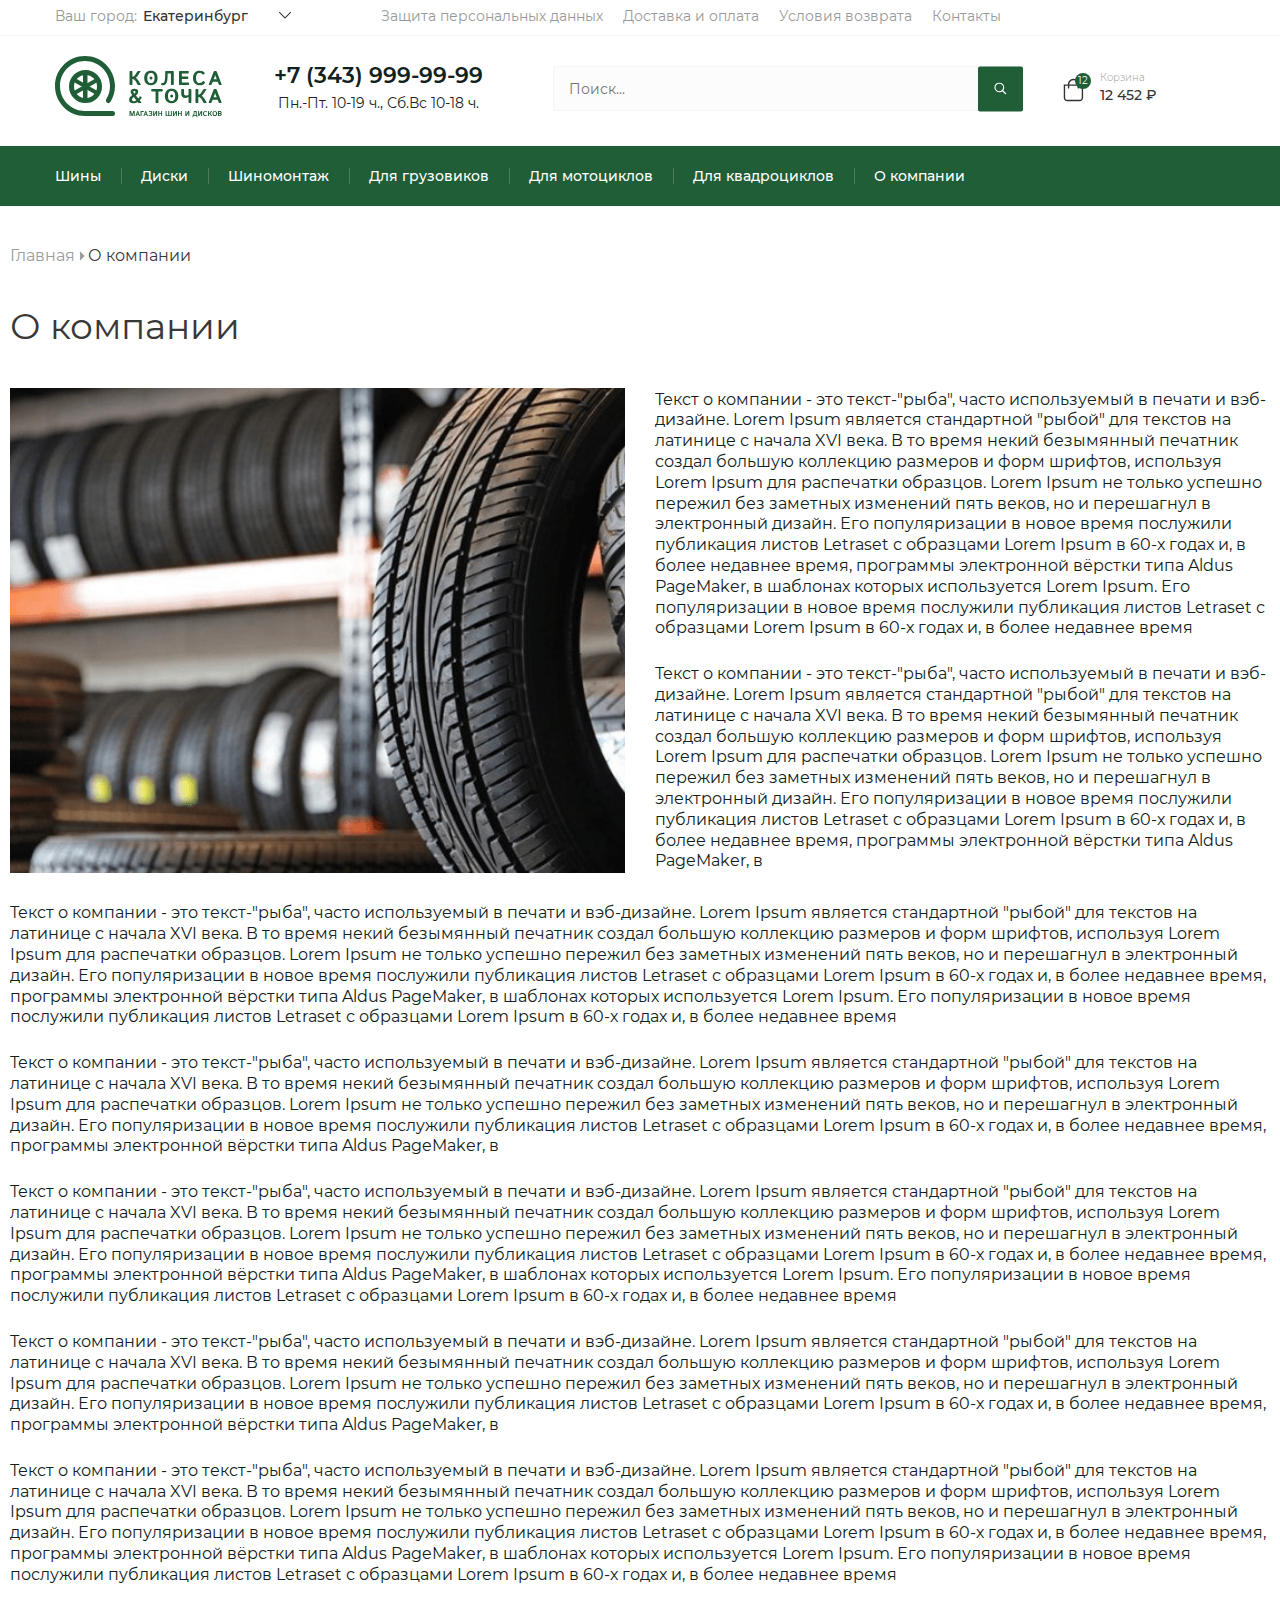
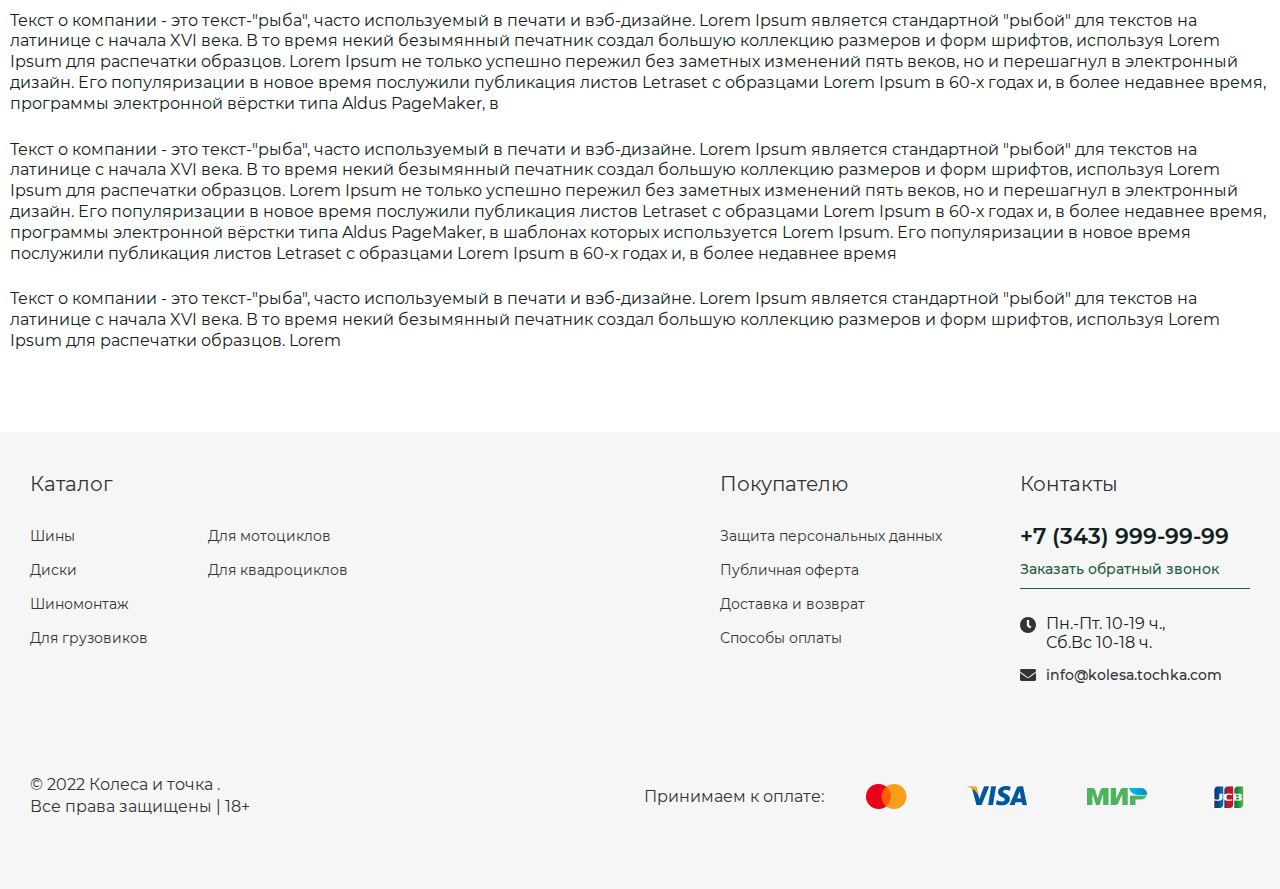
<file: company.html>
<!DOCTYPE html>
<html lang="en">

<head>
    <meta charset="UTF-8">
    <meta http-equiv="X-UA-Compatible" content="IE=edge">
    <meta name="viewport" content="width=device-width, initial-scale=1.0">
    <title>Document</title>
    <link rel="stylesheet" href="./css/styles.css">
    <script src="./js/index.js" defer></script>
</head>

<body>

    <header class="header">
        <div class="header__inner">

            <div class="header__wrapper">

                <div class="locationSelect-wrap">
                    <div class="locationSelect-title">Ваш город:</div>
                    <div class="locationSelect">
                        <div class="locationSelect__trigger">
                            <div class="locationSelect__trigger-text">Екатеринбург</div>
                            <div class="locationSelect__trigger-icon">
                                <svg width="13" height="7" viewBox="0 0 13 7" fill="none"
                                    xmlns="http://www.w3.org/2000/svg">
                                    <path
                                        d="M12.9055 0.353949C12.967 0.415364 12.9977 0.507487 12.9977 0.59961C12.9977 0.722441 12.967 0.783856 12.9055 0.845272L7.23559 6.50749C7.17409 6.5689 7.11259 6.59961 6.98959 6.59961C6.89734 6.59961 6.80509 6.5689 6.7436 6.50749L1.07369 0.845272C1.01219 0.783856 0.981445 0.722441 0.981445 0.59961C0.981445 0.507487 1.01219 0.415364 1.07369 0.353949L1.31969 0.108286C1.38119 0.0468707 1.47344 0.0161633 1.56568 0.0161633C1.68868 0.0161633 1.78093 0.0468707 1.84243 0.108286L6.98959 5.27918L12.1368 0.108286C12.229 0.0468707 12.3212 0.0161633 12.4135 0.0161633C12.5365 0.0161633 12.598 0.0468707 12.6595 0.108286L12.9055 0.353949Z"
                                        fill="#333333" />
                                </svg>
                            </div>
                        </div>
                        <div class="locationSelect__list">
                            <div class="searchForm-wrap">
                                <form class="searchForm">
                                    <div class="searchForm__inner">
                                        <div class="searchForm__input-wrap">
                                            <input class="searchForm__input" type="text" placeholder="Поиск...">
                                        </div>
                                        <div class="searchForm__button-wrap">
                                            <button class="searchForm__submitButton" type="submit">
                                                <svg width="13" height="12" viewBox="0 0 13 12" fill="none"
                                                    xmlns="http://www.w3.org/2000/svg">
                                                    <path fill-rule="evenodd" clip-rule="evenodd"
                                                        d="M12.2285 11.669L11.9803 11.8345C11.8975 11.9172 11.732 12 11.6492 12C11.5665 12 11.4837 12 11.4837 11.9172C11.4009 11.9172 11.4009 11.8345 11.3182 11.8345L8.42163 8.93793C8.33887 8.93793 8.33887 8.85517 8.33887 8.77241C7.92508 9.10345 7.51128 9.26897 7.09749 9.43448C6.51818 9.68276 5.93887 9.76552 5.2768 9.76552C4.36646 9.76552 3.53887 9.51724 2.79404 9.10345C2.04922 8.77241 1.46991 8.11034 1.05611 7.36552C0.642319 6.62069 0.394043 5.7931 0.394043 4.88276C0.394043 3.97241 0.642319 3.14483 1.05611 2.4C1.46991 1.73793 2.04922 1.07586 2.79404 0.662069C3.62163 0.248276 4.44922 0 5.2768 0C6.18715 0 7.01473 0.248276 7.75956 0.662069C8.50439 1.07586 9.0837 1.73793 9.58025 2.48276C9.99404 3.22759 10.2423 4.05517 10.2423 4.96552C10.2423 5.62759 10.1596 6.2069 9.91128 6.78621C9.74577 7.2 9.49749 7.61379 9.24922 8.02759C9.33197 8.02759 9.33197 8.11035 9.33197 8.11035L12.2285 11.0069C12.3113 11.0897 12.394 11.2552 12.394 11.3379C12.394 11.4207 12.394 11.5862 12.2285 11.669ZM5.2768 8.68966C5.93887 8.68966 6.60094 8.52414 7.18025 8.1931C7.75956 7.86207 8.17335 7.36552 8.58715 6.78621C8.91818 6.2069 9.0837 5.54483 9.0837 4.88276C9.0837 4.22069 8.91818 3.55862 8.58715 2.97931C8.25611 2.48276 7.75956 1.98621 7.18025 1.65517C6.60094 1.32414 6.02163 1.15862 5.2768 1.15862C4.61473 1.15862 3.95266 1.32414 3.37335 1.65517C2.79404 1.98621 2.38025 2.48276 2.04922 3.06207C1.71818 3.64138 1.55266 4.22069 1.55266 4.88276C1.55266 5.54483 1.71818 6.2069 2.04922 6.78621C2.38025 7.36552 2.8768 7.77931 3.45611 8.1931C3.95266 8.52414 4.61473 8.68966 5.2768 8.68966Z"
                                                        fill="white" />
                                                </svg>
                                            </button>
                                        </div>
                                    </div>
                                </form>
                            </div>
                            <div class="locationSelect__listItems" data-simplebar>
                                <div class="locationSelect__listItem ">Москва</div>
                                <div class="locationSelect__listItem">Санкт-Петербург</div>
                                <div class="locationSelect__listItem">Самара</div>
                                <div class="locationSelect__listItem">Екатеринбург</div>
                                <div class="locationSelect__listItem">Казань</div>
                                <div class="locationSelect__listItem">Уфа</div>
                                <div class="locationSelect__listItem">Пермь</div>
                                <div class="locationSelect__listItem">Екатеринбург</div>
                                <div class="locationSelect__listItem">Казань</div>
                                <div class="locationSelect__listItem">Уфа</div>
                                <div class="locationSelect__listItem">Пермь</div>
                                <div class="locationSelect__listItem">Екатеринбург</div>
                                <div class="locationSelect__listItem">Казань</div>
                                <div class="locationSelect__listItem">Уфа</div>
                                <div class="locationSelect__listItem">Пермь</div>
                            </div>
                        </div>
                    </div>
                </div>

                <div class="header__extraLinks">
                    <a class="header__extraLink" href="#">
                        Защита персональных данных
                    </a>
                    <a class="header__extraLink" href="#">
                        Доставка и оплата
                    </a>
                    <a class="header__extraLink" href="#">
                        Условия возврата
                    </a>
                    <a class="header__extraLink" href="#">
                        Контакты
                    </a>
                </div>

                <div class="callbackModal-btn">Заказать обратный звонок</div>

            </div>

            <div class="header__wrapper">

                <a class="logo" href="#">
                    <svg width="169" height="62" viewBox="0 0 169 62" fill="none"
                        xmlns="http://www.w3.org/2000/svg">
                        <circle cx="30.5" cy="30.5" r="14" stroke="#1F5E37" stroke-width="5" />
                        <rect x="28" y="17" width="4.5" height="27" fill="#1F5E37" />
                        <rect x="28" y="60" width="5" height="32" rx="2.5" transform="rotate(-90 28 60)"
                            fill="#1F5E37" />
                        <rect x="18" y="25.4639" width="4" height="27" transform="rotate(-60 18 25.4639)"
                            fill="#1F5E37" />
                        <rect x="20" y="38.9639" width="4" height="27" transform="rotate(-120 20 38.9639)"
                            fill="#1F5E37" />
                        <path fill-rule="evenodd" clip-rule="evenodd"
                            d="M30 55C30.3283 55 30.6552 54.9937 30.9804 54.9811C30.9911 54.9807 31 54.9893 31 55V58.9835C31 59.5411 30.5576 60 30 60C13.4315 60 0 46.5685 0 30C0 13.4315 13.4315 0 30 0C46.5685 0 60 13.4315 60 30C60 35.9227 58.2837 41.4446 55.3213 46.0953C54.6379 47.1682 53.2181 47.4387 52.1286 46.782C50.858 46.0162 50.5516 44.3157 51.3272 43.051C53.6569 39.2521 55 34.7829 55 30C55 16.1929 43.8071 5 30 5C16.1929 5 5 16.1929 5 30C5 43.8071 16.1929 55 30 55Z"
                            fill="#1F5E37" />
                        <path
                            d="M75.2461 29C74.7904 29 74.5625 28.7559 74.5625 28.2676V15.7285C74.5625 15.2402 74.7904 14.9961 75.2461 14.9961H76.7305C77.1862 14.9961 77.4141 15.2402 77.4141 15.7285V20.6504H77.707C78.1432 20.6504 78.5924 20.4681 79.0547 20.1035C79.5169 19.7389 79.9206 19.2865 80.2656 18.7461L82.3164 15.5723C82.5638 15.1882 82.8568 14.9961 83.1953 14.9961H84.9238C85.5553 14.9961 85.679 15.276 85.2949 15.8359L82.668 19.6836C82.3424 20.1589 82.0202 20.556 81.7012 20.875C81.3887 21.194 80.9948 21.5098 80.5195 21.8223V21.832C81.0143 22.0208 81.4635 22.291 81.8672 22.6426C82.2708 22.9876 82.7135 23.5443 83.1953 24.3125L85.5977 28.1602C85.9492 28.7201 85.8255 29 85.2266 29H83.4004C83.0358 29 82.7428 28.8079 82.5215 28.4238L80.6758 25.25C80.3307 24.651 79.8913 24.1335 79.3574 23.6973C78.8301 23.2546 78.3288 23.0332 77.8535 23.0332H77.4141V28.2676C77.4141 28.7559 77.1862 29 76.7305 29H75.2461ZM89.2039 21.998C89.2039 19.752 89.7833 17.9681 90.9422 16.6465C92.101 15.3249 93.7547 14.6641 95.9031 14.6641C98.0516 14.6641 99.7052 15.3249 100.864 16.6465C102.023 17.9681 102.602 19.752 102.602 21.998C102.602 24.2441 102.023 26.028 100.864 27.3496C99.7052 28.6712 98.0516 29.332 95.9031 29.332C93.7547 29.332 92.101 28.6712 90.9422 27.3496C89.7833 26.028 89.2039 24.2441 89.2039 21.998ZM92.2508 21.998C92.2508 23.6257 92.5405 24.8724 93.1199 25.7383C93.7059 26.5977 94.6336 27.0273 95.9031 27.0273C97.1727 27.0273 98.0971 26.5977 98.6766 25.7383C99.2625 24.8724 99.5555 23.6257 99.5555 21.998C99.5555 20.3704 99.2625 19.127 98.6766 18.2676C98.0971 17.4017 97.1727 16.9688 95.9031 16.9688C94.6336 16.9688 93.7059 17.4017 93.1199 18.2676C92.5405 19.127 92.2508 20.3704 92.2508 21.998ZM106.423 29.0977C106.15 29.0065 106.052 28.7852 106.13 28.4336L106.384 27.3203C106.463 26.9753 106.668 26.8516 107 26.9492C107.182 27.0013 107.371 27.0273 107.566 27.0273C108.562 27.0273 109.249 26.3177 109.627 24.8984C110.004 23.4727 110.193 21.2917 110.193 18.3555V15.7285C110.193 15.2402 110.421 14.9961 110.877 14.9961H118.103C118.559 14.9961 118.787 15.2402 118.787 15.7285V28.2676C118.787 28.7559 118.559 29 118.103 29H116.619C116.163 29 115.935 28.7559 115.935 28.2676V17.418H112.634V18.9023C112.634 22.776 112.254 25.4844 111.492 27.0273C110.73 28.5638 109.496 29.332 107.791 29.332C107.361 29.332 106.905 29.2539 106.423 29.0977ZM124.678 29C124.222 29 123.995 28.7559 123.995 28.2676V15.7285C123.995 15.2402 124.222 14.9961 124.678 14.9961H133.057C133.545 14.9961 133.789 15.2077 133.789 15.6309V16.7832C133.789 17.2064 133.545 17.418 133.057 17.418H126.846V20.5234H132.539C133.028 20.5234 133.272 20.735 133.272 21.1582V22.3105C133.272 22.7337 133.028 22.9453 132.539 22.9453H126.846V26.5781H133.37C133.858 26.5781 134.102 26.7897 134.102 27.2129V28.3652C134.102 28.7884 133.858 29 133.37 29H124.678ZM137.972 21.998C137.972 19.752 138.542 17.9681 139.681 16.6465C140.82 15.3249 142.464 14.6641 144.613 14.6641C145.849 14.6641 146.898 14.8561 147.757 15.2402C148.616 15.6243 149.222 16.181 149.573 16.9102C149.808 17.3919 149.769 17.7174 149.456 17.8867L148.284 18.5117C147.874 18.7331 147.536 18.6094 147.269 18.1406C147.099 17.8411 146.784 17.571 146.321 17.3301C145.866 17.0892 145.329 16.9688 144.71 16.9688C143.343 16.9688 142.386 17.4017 141.839 18.2676C141.292 19.127 141.019 20.3704 141.019 21.998C141.019 23.6257 141.292 24.8724 141.839 25.7383C142.386 26.5977 143.343 27.0273 144.71 27.0273C145.446 27.0273 146.064 26.8613 146.566 26.5293C147.073 26.1973 147.425 25.8815 147.62 25.582C147.939 25.0938 148.278 24.9701 148.636 25.2109L149.808 25.9922C150.127 26.207 150.159 26.5326 149.905 26.9688C149.528 27.6198 148.88 28.1764 147.962 28.6387C147.044 29.1009 145.928 29.332 144.613 29.332C142.497 29.332 140.859 28.6712 139.7 27.3496C138.548 26.028 137.972 24.2441 137.972 21.998ZM154.303 29C153.834 29 153.681 28.7852 153.844 28.3555L158.629 15.7871C158.831 15.2598 159.137 14.9961 159.547 14.9961H160.914C161.324 14.9961 161.63 15.2598 161.832 15.7871L166.617 28.3555C166.78 28.7852 166.627 29 166.158 29H164.605C164.176 29 163.876 28.7754 163.707 28.3262L162.711 25.6992H157.75L156.754 28.3262C156.585 28.7754 156.285 29 155.855 29H154.303ZM158.658 23.2773H161.803L160.602 20.1719C160.458 19.8073 160.37 19.5436 160.338 19.3809C160.312 19.2116 160.283 18.9642 160.25 18.6387H160.211C160.178 18.9642 160.146 19.2116 160.113 19.3809C160.087 19.5436 160.003 19.8073 159.859 20.1719L158.658 23.2773ZM74.0938 43.9141C74.0938 42.9505 74.3379 42.1009 74.8262 41.3652C75.3145 40.6296 76.1478 39.8385 77.3262 38.9922C76.8639 38.4714 76.4668 37.9831 76.1348 37.5273C75.8027 37.0651 75.6367 36.4336 75.6367 35.6328C75.6367 34.8516 75.9427 34.1615 76.5547 33.5625C77.1732 32.9635 78.1888 32.6641 79.6016 32.6641C80.474 32.6641 81.2845 32.8854 82.0332 33.3281C82.7884 33.7708 83.166 34.5358 83.166 35.623C83.166 36.4303 82.9967 37.1204 82.6582 37.6934C82.3197 38.2598 81.7533 38.8424 80.959 39.4414L83.3027 42.5078C83.5957 42.2344 83.8626 41.9219 84.1035 41.5703C84.3444 41.2188 84.5072 40.9453 84.5918 40.75C84.7741 40.3268 85.0573 40.2292 85.4414 40.457L86.4766 41.082C86.6719 41.1862 86.6914 41.4303 86.5352 41.8145C86.3529 42.2637 86.1217 42.6901 85.8418 43.0938C85.5618 43.4974 85.1777 43.9108 84.6895 44.334L86.2129 46.3555C86.5384 46.7852 86.4375 47 85.9102 47H84.1035C83.6217 47 83.2409 46.8079 82.9609 46.4238L82.6094 45.9453C81.9583 46.4661 81.2845 46.8275 80.5879 47.0293C79.8913 47.2311 79.084 47.332 78.166 47.332C76.9876 47.332 76.0143 47.0586 75.2461 46.5117C74.4779 45.9648 74.0938 45.099 74.0938 43.9141ZM77.0234 43.7969C77.0234 44.2331 77.1764 44.5781 77.4824 44.832C77.7949 45.0794 78.1562 45.2031 78.5664 45.2031C79.1133 45.2031 79.5853 45.1315 79.9824 44.9883C80.3796 44.8451 80.806 44.5781 81.2617 44.1875L78.7617 40.9062C78.1367 41.4141 77.6908 41.8633 77.4238 42.2539C77.1569 42.6445 77.0234 43.1589 77.0234 43.7969ZM78.2734 35.7402C78.2734 36.196 78.3939 36.5671 78.6348 36.8535C78.8822 37.1335 79.1523 37.4199 79.4453 37.7129C79.8555 37.3418 80.1387 37.0586 80.2949 36.8633C80.4512 36.6615 80.5293 36.3457 80.5293 35.916C80.5293 35.5905 80.4251 35.3431 80.2168 35.1738C80.015 34.998 79.7383 34.9102 79.3867 34.9102C79.0156 34.9102 78.7357 35.0176 78.5469 35.2324C78.3646 35.4408 78.2734 35.61 78.2734 35.7402ZM96.9629 35.4961C96.4746 35.4961 96.2305 35.2845 96.2305 34.8613V33.6309C96.2305 33.2077 96.4746 32.9961 96.9629 32.9961H107.002C107.49 32.9961 107.734 33.2077 107.734 33.6309V34.8613C107.734 35.2845 107.49 35.4961 107.002 35.4961H103.408V46.4629C103.408 46.821 103.245 47 102.92 47H101.045C100.719 47 100.557 46.821 100.557 46.4629V35.4961H96.9629ZM109.906 39.998C109.906 37.752 110.486 35.9681 111.645 34.6465C112.803 33.3249 114.457 32.6641 116.605 32.6641C118.754 32.6641 120.408 33.3249 121.566 34.6465C122.725 35.9681 123.305 37.752 123.305 39.998C123.305 42.2441 122.725 44.028 121.566 45.3496C120.408 46.6712 118.754 47.332 116.605 47.332C114.457 47.332 112.803 46.6712 111.645 45.3496C110.486 44.028 109.906 42.2441 109.906 39.998ZM112.953 39.998C112.953 41.6257 113.243 42.8724 113.822 43.7383C114.408 44.5977 115.336 45.0273 116.605 45.0273C117.875 45.0273 118.799 44.5977 119.379 43.7383C119.965 42.8724 120.258 41.6257 120.258 39.998C120.258 38.3704 119.965 37.127 119.379 36.2676C118.799 35.4017 117.875 34.9688 116.605 34.9688C115.336 34.9688 114.408 35.4017 113.822 36.2676C113.243 37.127 112.953 38.3704 112.953 39.998ZM126.238 37.8984V33.7285C126.238 33.2402 126.466 32.9961 126.922 32.9961H128.406C128.862 32.9961 129.09 33.2402 129.09 33.7285V37.4297C129.09 38.224 129.233 38.7806 129.52 39.0996C129.806 39.4186 130.2 39.5781 130.701 39.5781C131.17 39.5781 131.609 39.5358 132.02 39.4512C132.436 39.3665 132.931 39.1908 133.504 38.9238V33.7285C133.504 33.2402 133.732 32.9961 134.188 32.9961H135.672C136.128 32.9961 136.355 33.2402 136.355 33.7285V46.2676C136.355 46.7559 136.128 47 135.672 47H134.188C133.732 47 133.504 46.7559 133.504 46.2676V42.2051C133.504 41.8145 133.52 41.4238 133.553 41.0332H133.484C133.016 41.2741 132.452 41.4759 131.795 41.6387C131.137 41.8014 130.532 41.8828 129.979 41.8828C128.839 41.8828 127.931 41.4857 127.254 40.6914C126.577 39.8971 126.238 38.9661 126.238 37.8984ZM141.164 47C140.708 47 140.48 46.7559 140.48 46.2676V33.7285C140.48 33.2402 140.708 32.9961 141.164 32.9961H142.648C143.104 32.9961 143.332 33.2402 143.332 33.7285V38.6504H143.625C144.061 38.6504 144.51 38.4681 144.973 38.1035C145.435 37.7389 145.839 37.2865 146.184 36.7461L148.234 33.5723C148.482 33.1882 148.775 32.9961 149.113 32.9961H150.842C151.473 32.9961 151.597 33.276 151.213 33.8359L148.586 37.6836C148.26 38.1589 147.938 38.556 147.619 38.875C147.307 39.194 146.913 39.5098 146.438 39.8223V39.832C146.932 40.0208 147.382 40.291 147.785 40.6426C148.189 40.9876 148.632 41.5443 149.113 42.3125L151.516 46.1602C151.867 46.7201 151.743 47 151.145 47H149.318C148.954 47 148.661 46.8079 148.439 46.4238L146.594 43.25C146.249 42.651 145.809 42.1335 145.275 41.6973C144.748 41.2546 144.247 41.0332 143.771 41.0332H143.332V46.2676C143.332 46.7559 143.104 47 142.648 47H141.164ZM154.205 47C153.736 47 153.583 46.7852 153.746 46.3555L158.531 33.7871C158.733 33.2598 159.039 32.9961 159.449 32.9961H160.816C161.227 32.9961 161.533 33.2598 161.734 33.7871L166.52 46.3555C166.682 46.7852 166.529 47 166.061 47H164.508C164.078 47 163.779 46.7754 163.609 46.3262L162.613 43.6992H157.652L156.656 46.3262C156.487 46.7754 156.188 47 155.758 47H154.205ZM158.561 41.2773H161.705L160.504 38.1719C160.361 37.8073 160.273 37.5436 160.24 37.3809C160.214 37.2116 160.185 36.9642 160.152 36.6387H160.113C160.081 36.9642 160.048 37.2116 160.016 37.3809C159.99 37.5436 159.905 37.8073 159.762 38.1719L158.561 41.2773Z"
                            fill="#1F5E37" />
                        <path
                            d="M74.7861 60C74.6266 60 74.5469 59.9146 74.5469 59.7437V55.355C74.5469 55.1841 74.6266 55.0986 74.7861 55.0986H75.7773C75.9095 55.0986 76.0041 55.1898 76.061 55.3721L76.9873 58.3696C77.0283 58.4995 77.0568 58.6066 77.0728 58.6909C77.0887 58.7729 77.1024 58.8709 77.1138 58.9849H77.1343C77.1457 58.8709 77.1593 58.7729 77.1753 58.6909C77.1912 58.6066 77.2197 58.4995 77.2607 58.3696L78.187 55.3721C78.244 55.1898 78.3385 55.0986 78.4707 55.0986H79.4619C79.6214 55.0986 79.7012 55.1841 79.7012 55.355V59.7437C79.7012 59.9146 79.6214 60 79.4619 60H78.9424C78.7829 60 78.7031 59.9146 78.7031 59.7437V56.9204C78.7031 56.7837 78.7088 56.647 78.7202 56.5103H78.6963L77.7085 59.7231C77.6515 59.9077 77.5535 60 77.4146 60H76.8335C76.6945 60 76.5965 59.9077 76.5396 59.7231L75.5518 56.5103H75.5278C75.5392 56.647 75.5449 56.7837 75.5449 56.9204V59.7437C75.5449 59.9146 75.4652 60 75.3057 60H74.7861ZM80.6411 60C80.4771 60 80.4235 59.9248 80.4805 59.7744L82.1553 55.3755C82.2259 55.1909 82.333 55.0986 82.4766 55.0986H82.9551C83.0986 55.0986 83.2057 55.1909 83.2764 55.3755L84.9512 59.7744C85.0081 59.9248 84.9546 60 84.7905 60H84.2471C84.0967 60 83.9919 59.9214 83.9326 59.7642L83.584 58.8447H81.8477L81.499 59.7642C81.4398 59.9214 81.335 60 81.1846 60H80.6411ZM82.1655 57.9971H83.2661L82.8457 56.9102C82.7956 56.7826 82.7648 56.6903 82.7534 56.6333C82.7443 56.5741 82.734 56.4875 82.7227 56.3735H82.709C82.6976 56.4875 82.6862 56.5741 82.6748 56.6333C82.6657 56.6903 82.6361 56.7826 82.5859 56.9102L82.1655 57.9971ZM85.7988 60C85.6393 60 85.5596 59.9146 85.5596 59.7437V55.355C85.5596 55.1841 85.6393 55.0986 85.7988 55.0986H88.4614C88.6323 55.0986 88.7178 55.1727 88.7178 55.3208V55.7241C88.7178 55.8722 88.6323 55.9463 88.4614 55.9463H86.5576V59.7437C86.5576 59.9146 86.4779 60 86.3184 60H85.7988ZM88.6323 60C88.4683 60 88.4147 59.9248 88.4717 59.7744L90.1465 55.3755C90.2171 55.1909 90.3242 55.0986 90.4678 55.0986H90.9463C91.0898 55.0986 91.1969 55.1909 91.2676 55.3755L92.9424 59.7744C92.9993 59.9248 92.9458 60 92.7817 60H92.2383C92.0879 60 91.9831 59.9214 91.9238 59.7642L91.5752 58.8447H89.8389L89.4902 59.7642C89.431 59.9214 89.3262 60 89.1758 60H88.6323ZM90.1567 57.9971H91.2573L90.8369 56.9102C90.7868 56.7826 90.756 56.6903 90.7446 56.6333C90.7355 56.5741 90.7253 56.4875 90.7139 56.3735H90.7002C90.6888 56.4875 90.6774 56.5741 90.666 56.6333C90.6569 56.6903 90.6273 56.7826 90.5771 56.9102L90.1567 57.9971ZM93.5679 59.4873C93.4539 59.3574 93.4437 59.2446 93.5371 59.1489L93.8652 58.8105C93.9609 58.7103 94.0863 58.7297 94.2412 58.8687C94.3506 58.9666 94.4907 59.0646 94.6616 59.1626C94.8325 59.2606 95.0581 59.3096 95.3384 59.3096C95.605 59.3096 95.8397 59.2606 96.0425 59.1626C96.2476 59.0646 96.3501 58.8721 96.3501 58.585C96.3501 58.2979 96.2646 58.0996 96.0938 57.9902C95.9251 57.8809 95.7007 57.8262 95.4204 57.8262H94.853C94.6821 57.8262 94.5967 57.7544 94.5967 57.6108V57.2417C94.5967 57.0936 94.6821 57.0195 94.853 57.0195H95.2769C95.6619 57.0195 95.9172 56.9591 96.0425 56.8384C96.1678 56.7176 96.2305 56.5615 96.2305 56.3701C96.2305 56.1719 96.1587 56.026 96.0151 55.9326C95.8739 55.8369 95.6483 55.7891 95.3384 55.7891C95.0991 55.7891 94.8895 55.8267 94.7095 55.9019C94.5317 55.9748 94.3984 56.0522 94.3096 56.1343C94.1615 56.2687 94.035 56.279 93.9302 56.165L93.6465 55.854C93.5394 55.7378 93.5542 55.6239 93.6909 55.5122C93.9347 55.3117 94.1911 55.1738 94.46 55.0986C94.7311 55.0212 95.0353 54.9824 95.3726 54.9824C95.9878 54.9824 96.4526 55.1009 96.7671 55.3379C97.0838 55.5749 97.2422 55.8848 97.2422 56.2676C97.2422 56.5957 97.1533 56.8475 96.9756 57.0229C96.8001 57.1961 96.5837 57.3146 96.3262 57.3784V57.3921C96.611 57.4217 96.8639 57.5493 97.085 57.7749C97.306 58.0005 97.4165 58.2899 97.4165 58.6431C97.4165 59.1034 97.2319 59.4645 96.8628 59.7266C96.4959 59.9863 95.9821 60.1162 95.3213 60.1162C94.8519 60.1162 94.485 60.0615 94.2207 59.9521C93.9587 59.8405 93.741 59.6855 93.5679 59.4873ZM98.418 60C98.2585 60 98.1787 59.9146 98.1787 59.7437V55.355C98.1787 55.1841 98.2585 55.0986 98.418 55.0986H98.9375C99.097 55.0986 99.1768 55.1841 99.1768 55.355V58.0518C99.1768 58.1885 99.1711 58.3252 99.1597 58.4619H99.1836L100.858 55.3379C100.945 55.1784 101.093 55.0986 101.303 55.0986H101.945C102.105 55.0986 102.185 55.1841 102.185 55.355V59.7437C102.185 59.9146 102.105 60 101.945 60H101.426C101.266 60 101.187 59.9146 101.187 59.7437V57.0469C101.187 56.9102 101.192 56.7734 101.204 56.6367H101.18L99.5049 59.7607C99.4183 59.9202 99.2702 60 99.0605 60H98.418ZM103.518 60C103.358 60 103.278 59.9146 103.278 59.7437V55.355C103.278 55.1841 103.358 55.0986 103.518 55.0986H104.037C104.197 55.0986 104.276 55.1841 104.276 55.355V57.0264H106.115V55.355C106.115 55.1841 106.195 55.0986 106.354 55.0986H106.874C107.034 55.0986 107.113 55.1841 107.113 55.355V59.7437C107.113 59.9146 107.034 60 106.874 60H106.354C106.195 60 106.115 59.9146 106.115 59.7437V57.874H104.276V59.7437C104.276 59.9146 104.197 60 104.037 60H103.518ZM110.839 60C110.679 60 110.6 59.9146 110.6 59.7437V55.355C110.6 55.1841 110.679 55.0986 110.839 55.0986H111.358C111.518 55.0986 111.598 55.1841 111.598 55.355V59.1523H113.211V55.355C113.211 55.1841 113.291 55.0986 113.45 55.0986H113.97C114.129 55.0986 114.209 55.1841 114.209 55.355V59.1523H115.822V55.355C115.822 55.1841 115.902 55.0986 116.062 55.0986H116.581C116.741 55.0986 116.82 55.1841 116.82 55.355V59.7437C116.82 59.9146 116.741 60 116.581 60H110.839ZM118.153 60C117.994 60 117.914 59.9146 117.914 59.7437V55.355C117.914 55.1841 117.994 55.0986 118.153 55.0986H118.673C118.832 55.0986 118.912 55.1841 118.912 55.355V58.0518C118.912 58.1885 118.906 58.3252 118.895 58.4619H118.919L120.594 55.3379C120.68 55.1784 120.828 55.0986 121.038 55.0986H121.681C121.84 55.0986 121.92 55.1841 121.92 55.355V59.7437C121.92 59.9146 121.84 60 121.681 60H121.161C121.002 60 120.922 59.9146 120.922 59.7437V57.0469C120.922 56.9102 120.928 56.7734 120.939 56.6367H120.915L119.24 59.7607C119.154 59.9202 119.006 60 118.796 60H118.153ZM123.253 60C123.093 60 123.014 59.9146 123.014 59.7437V55.355C123.014 55.1841 123.093 55.0986 123.253 55.0986H123.772C123.932 55.0986 124.012 55.1841 124.012 55.355V57.0264H125.851V55.355C125.851 55.1841 125.93 55.0986 126.09 55.0986H126.609C126.769 55.0986 126.849 55.1841 126.849 55.355V59.7437C126.849 59.9146 126.769 60 126.609 60H126.09C125.93 60 125.851 59.9146 125.851 59.7437V57.874H124.012V59.7437C124.012 59.9146 123.932 60 123.772 60H123.253ZM130.574 60C130.415 60 130.335 59.9146 130.335 59.7437V55.355C130.335 55.1841 130.415 55.0986 130.574 55.0986H131.094C131.253 55.0986 131.333 55.1841 131.333 55.355V58.0518C131.333 58.1885 131.327 58.3252 131.316 58.4619H131.34L133.015 55.3379C133.101 55.1784 133.249 55.0986 133.459 55.0986H134.102C134.261 55.0986 134.341 55.1841 134.341 55.355V59.7437C134.341 59.9146 134.261 60 134.102 60H133.582C133.423 60 133.343 59.9146 133.343 59.7437V57.0469C133.343 56.9102 133.348 56.7734 133.36 56.6367H133.336L131.661 59.7607C131.575 59.9202 131.426 60 131.217 60H130.574ZM137.69 61.2646C137.554 61.2646 137.485 61.1849 137.485 61.0254V59.4087C137.485 59.2378 137.588 59.1523 137.793 59.1523H137.94C138.238 58.8424 138.442 58.4984 138.552 58.1201C138.661 57.7419 138.716 57.1152 138.716 56.2402V55.355C138.716 55.1841 138.796 55.0986 138.955 55.0986H141.484C141.644 55.0986 141.724 55.1841 141.724 55.355V59.1523H142.065C142.271 59.1523 142.373 59.2378 142.373 59.4087V61.0254C142.373 61.1849 142.305 61.2646 142.168 61.2646H141.724C141.587 61.2646 141.519 61.1849 141.519 61.0254V60H138.34V61.0254C138.34 61.1849 138.271 61.2646 138.135 61.2646H137.69ZM138.952 59.1523H140.726V55.9463H139.57V56.4316C139.57 57.2428 139.512 57.8672 139.396 58.3047C139.28 58.7422 139.132 59.0247 138.952 59.1523ZM143.364 60C143.205 60 143.125 59.9146 143.125 59.7437V55.355C143.125 55.1841 143.205 55.0986 143.364 55.0986H143.884C144.043 55.0986 144.123 55.1841 144.123 55.355V58.0518C144.123 58.1885 144.117 58.3252 144.106 58.4619H144.13L145.805 55.3379C145.891 55.1784 146.039 55.0986 146.249 55.0986H146.892C147.051 55.0986 147.131 55.1841 147.131 55.355V59.7437C147.131 59.9146 147.051 60 146.892 60H146.372C146.213 60 146.133 59.9146 146.133 59.7437V57.0469C146.133 56.9102 146.139 56.7734 146.15 56.6367H146.126L144.451 59.7607C144.365 59.9202 144.216 60 144.007 60H143.364ZM147.972 57.5493C147.972 56.7632 148.171 56.1388 148.57 55.6763C148.969 55.2137 149.544 54.9824 150.296 54.9824C150.729 54.9824 151.096 55.0496 151.396 55.1841C151.697 55.3185 151.909 55.5133 152.032 55.7686C152.114 55.9372 152.101 56.0511 151.991 56.1104L151.581 56.3291C151.438 56.4066 151.319 56.3633 151.226 56.1992C151.166 56.0944 151.056 55.9998 150.894 55.9155C150.735 55.8312 150.547 55.7891 150.33 55.7891C149.852 55.7891 149.517 55.9406 149.325 56.2437C149.134 56.5444 149.038 56.9797 149.038 57.5493C149.038 58.119 149.134 58.5553 149.325 58.8584C149.517 59.1592 149.852 59.3096 150.33 59.3096C150.588 59.3096 150.804 59.2515 150.979 59.1353C151.157 59.019 151.28 58.9085 151.349 58.8037C151.46 58.6328 151.579 58.5895 151.704 58.6738L152.114 58.9473C152.226 59.0225 152.237 59.1364 152.148 59.2891C152.016 59.5169 151.79 59.7118 151.468 59.8735C151.147 60.0353 150.756 60.1162 150.296 60.1162C149.555 60.1162 148.982 59.8849 148.577 59.4224C148.173 58.9598 147.972 58.3354 147.972 57.5493ZM153.311 60C153.151 60 153.071 59.9146 153.071 59.7437V55.355C153.071 55.1841 153.151 55.0986 153.311 55.0986H153.83C153.99 55.0986 154.069 55.1841 154.069 55.355V57.0776H154.172C154.325 57.0776 154.482 57.0138 154.644 56.8862C154.805 56.7586 154.947 56.6003 155.067 56.4111L155.785 55.3003C155.872 55.1659 155.974 55.0986 156.093 55.0986H156.698C156.919 55.0986 156.962 55.1966 156.828 55.3926L155.908 56.7393C155.794 56.9056 155.681 57.0446 155.57 57.1562C155.46 57.2679 155.323 57.3784 155.156 57.4878V57.4912C155.329 57.5573 155.487 57.6519 155.628 57.7749C155.769 57.8957 155.924 58.0905 156.093 58.3594L156.934 59.7061C157.057 59.902 157.013 60 156.804 60H156.165C156.037 60 155.934 59.9328 155.857 59.7983L155.211 58.6875C155.09 58.4779 154.936 58.2967 154.75 58.144C154.565 57.9891 154.389 57.9116 154.223 57.9116H154.069V59.7437C154.069 59.9146 153.99 60 153.83 60H153.311ZM157.426 57.5493C157.426 56.7632 157.629 56.1388 158.034 55.6763C158.44 55.2137 159.019 54.9824 159.771 54.9824C160.522 54.9824 161.101 55.2137 161.507 55.6763C161.912 56.1388 162.115 56.7632 162.115 57.5493C162.115 58.3354 161.912 58.9598 161.507 59.4224C161.101 59.8849 160.522 60.1162 159.771 60.1162C159.019 60.1162 158.44 59.8849 158.034 59.4224C157.629 58.9598 157.426 58.3354 157.426 57.5493ZM158.492 57.5493C158.492 58.119 158.594 58.5553 158.796 58.8584C159.001 59.1592 159.326 59.3096 159.771 59.3096C160.215 59.3096 160.538 59.1592 160.741 58.8584C160.946 58.5553 161.049 58.119 161.049 57.5493C161.049 56.9797 160.946 56.5444 160.741 56.2437C160.538 55.9406 160.215 55.7891 159.771 55.7891C159.326 55.7891 159.001 55.9406 158.796 56.2437C158.594 56.5444 158.492 56.9797 158.492 57.5493ZM163.229 60C163.047 60 162.956 59.9146 162.956 59.7437V55.355C162.956 55.1841 163.047 55.0986 163.229 55.0986H164.392C165.267 55.0986 165.857 55.2069 166.162 55.4233C166.47 55.6375 166.624 55.9679 166.624 56.4146C166.624 56.7267 166.508 56.9683 166.278 57.1392C166.05 57.3101 165.829 57.4092 165.615 57.4365V57.4468C165.823 57.4604 166.066 57.5653 166.347 57.7612C166.627 57.9572 166.767 58.234 166.767 58.5918C166.767 59.0111 166.596 59.3506 166.254 59.6104C165.913 59.8701 165.349 60 164.562 60H163.229ZM163.954 59.166H164.453C164.936 59.166 165.264 59.1239 165.438 59.0396C165.613 58.9552 165.701 58.7843 165.701 58.5269C165.701 58.2853 165.599 58.119 165.396 58.0278C165.196 57.9344 164.882 57.8877 164.453 57.8877H163.954V59.166ZM163.954 57.0811H164.402C164.696 57.0811 164.97 57.0298 165.226 56.9272C165.483 56.8247 165.612 56.6652 165.612 56.4487C165.612 56.2801 165.54 56.1525 165.396 56.0659C165.255 55.9771 164.924 55.9326 164.402 55.9326H163.954V57.0811Z"
                            fill="#1F5E37" />
                        <circle cx="116.7" cy="40" r="1.5" fill="#1F5E37" />
                        <circle cx="96" cy="22" r="1.5" fill="#1F5E37" />
                    </svg>
                </a>

                <div class="header__info">
                    <a class="header__info-phone phone-number" href="tel:">+7 (343) 999-99-99</a>
                    <div class="header__info-workingDays">
                        Пн.-Пт. 10-19 ч., Сб.Вс 10-18 ч.
                    </div>
                </div>

                <div class="searchForm-wrap">
                    <form class="searchForm">
                        <div class="searchForm__inner">
                            <div class="searchForm__input-wrap">
                                <input class="searchForm__input" type="text" placeholder="Поиск...">
                            </div>
                            <div class="searchForm__button-wrap">
                                <button class="searchForm__submitButton" type="submit">
                                    <svg width="13" height="12" viewBox="0 0 13 12" fill="none"
                                        xmlns="http://www.w3.org/2000/svg">
                                        <path fill-rule="evenodd" clip-rule="evenodd"
                                            d="M12.2285 11.669L11.9803 11.8345C11.8975 11.9172 11.732 12 11.6492 12C11.5665 12 11.4837 12 11.4837 11.9172C11.4009 11.9172 11.4009 11.8345 11.3182 11.8345L8.42163 8.93793C8.33887 8.93793 8.33887 8.85517 8.33887 8.77241C7.92508 9.10345 7.51128 9.26897 7.09749 9.43448C6.51818 9.68276 5.93887 9.76552 5.2768 9.76552C4.36646 9.76552 3.53887 9.51724 2.79404 9.10345C2.04922 8.77241 1.46991 8.11034 1.05611 7.36552C0.642319 6.62069 0.394043 5.7931 0.394043 4.88276C0.394043 3.97241 0.642319 3.14483 1.05611 2.4C1.46991 1.73793 2.04922 1.07586 2.79404 0.662069C3.62163 0.248276 4.44922 0 5.2768 0C6.18715 0 7.01473 0.248276 7.75956 0.662069C8.50439 1.07586 9.0837 1.73793 9.58025 2.48276C9.99404 3.22759 10.2423 4.05517 10.2423 4.96552C10.2423 5.62759 10.1596 6.2069 9.91128 6.78621C9.74577 7.2 9.49749 7.61379 9.24922 8.02759C9.33197 8.02759 9.33197 8.11035 9.33197 8.11035L12.2285 11.0069C12.3113 11.0897 12.394 11.2552 12.394 11.3379C12.394 11.4207 12.394 11.5862 12.2285 11.669ZM5.2768 8.68966C5.93887 8.68966 6.60094 8.52414 7.18025 8.1931C7.75956 7.86207 8.17335 7.36552 8.58715 6.78621C8.91818 6.2069 9.0837 5.54483 9.0837 4.88276C9.0837 4.22069 8.91818 3.55862 8.58715 2.97931C8.25611 2.48276 7.75956 1.98621 7.18025 1.65517C6.60094 1.32414 6.02163 1.15862 5.2768 1.15862C4.61473 1.15862 3.95266 1.32414 3.37335 1.65517C2.79404 1.98621 2.38025 2.48276 2.04922 3.06207C1.71818 3.64138 1.55266 4.22069 1.55266 4.88276C1.55266 5.54483 1.71818 6.2069 2.04922 6.78621C2.38025 7.36552 2.8768 7.77931 3.45611 8.1931C3.95266 8.52414 4.61473 8.68966 5.2768 8.68966Z"
                                            fill="white" />
                                    </svg>
                                </button>
                            </div>
                        </div>
                    </form>
                </div>

                <a class="header__cart" href="#">
                    <div class="header__cart-iconWrap">
                        <div class="header__cart-icon">
                            <svg width="21" height="24" viewBox="0 0 21 24" fill="none"
                                xmlns="http://www.w3.org/2000/svg">
                                <path
                                    d="M15.9719 6.3998H20.1209V19.6998C20.1209 20.6623 19.7751 21.4936 19.0836 22.1936C18.3921 22.8936 17.6142 23.1998 16.6634 23.1998H4.2167C3.26591 23.1998 2.44477 22.8936 1.75329 22.1936C1.0618 21.4936 0.759277 20.6623 0.759277 19.6998V6.3998H4.90819C4.90819 5.39355 5.12428 4.4748 5.64289 3.5998C6.11829 2.7248 6.76655 2.06855 7.63091 1.54355C8.49527 1.0623 9.40284 0.799805 10.4401 0.799805C11.4341 0.799805 12.3417 1.0623 13.206 1.54355C14.0704 2.06855 14.7186 2.7248 15.2372 3.5998C15.7126 4.4748 15.9719 5.39355 15.9719 6.3998ZM10.4401 2.1998C9.27319 2.1998 8.27918 2.6373 7.50126 3.4248C6.68012 4.25605 6.29116 5.2623 6.29116 6.3998H14.589C14.589 5.2623 14.1568 4.25605 13.3789 3.4248C12.5577 2.6373 11.5637 2.1998 10.4401 2.1998ZM18.7379 19.6998V7.7998H15.9719V9.89981C15.9719 10.1186 15.8855 10.2936 15.7559 10.4248C15.6262 10.5561 15.4533 10.5998 15.2805 10.5998C15.0644 10.5998 14.8915 10.5561 14.7618 10.4248C14.6322 10.2936 14.589 10.1186 14.589 9.89981V7.7998H6.29116V9.89981C6.29116 10.1186 6.20472 10.2936 6.07507 10.4248C5.94541 10.5561 5.77254 10.5998 5.59967 10.5998C5.38358 10.5998 5.21071 10.5561 5.08106 10.4248C4.95141 10.2936 4.90819 10.1186 4.90819 9.89981V7.7998H2.14225V19.6998C2.14225 20.3123 2.31512 20.7936 2.7473 21.1873C3.13626 21.6248 3.61165 21.7998 4.2167 21.7998H16.6634C17.2253 21.7998 17.7007 21.6248 18.1328 21.1873C18.5218 20.7936 18.7379 20.3123 18.7379 19.6998Z"
                                    fill="#333333" />
                            </svg>
                        </div>
                        <div class="header__cart-counter">12</div>
                    </div>
                    <div class="header__car-tinfo">
                        <div class="header__cartTitle">Корзина</div>
                        <div class="header__cartTotal">12 452 ₽</div>
                    </div>
                </a>

            </div>

            <div class="header__wrapper">

                <nav class="menu">
                    <ul class="menu__list">
                        <li class="menu__list-item">
                            <a class="menu__list-link" href="#">Шины</a>
                        </li>
                        <li class="menu__list-item">
                            <a class="menu__list-link" href="#">Диски</a>
                            <ul class="submenu__list">
                                <li class="submenu__listItem">
                                    <a class="submenu__listLink" href="#">Каталог дисков</a>
                                </li>
                                <li class="submenu__listItem">
                                    <a class="submenu__listLink" href="#">Подбор по размерам</a>
                                </li>
                                <li class="submenu__listItem">
                                    <a class="submenu__listLink" href="#">Цвета дисков</a>
                                </li>
                                <li class="submenu__listItem">
                                    <a class="submenu__listLink" href="#">Размеры дисков</a>
                                </li>
                                <li class="submenu__listItem">
                                    <a class="submenu__listLink" href="#">Покраска дисков</a>
                                </li>
                                <li class="submenu__listItem">
                                    <a class="submenu__listLink" href="#">Секретки</a>
                                </li>
                            </ul>
                        </li>
                        <li class="menu__list-item">
                            <a class="menu__list-link" href="#">Шиномонтаж</a>
                        </li>
                        <li class="menu__list-item">
                            <a class="menu__list-link" href="#">Для грузовиков</a>
                        </li>
                        <li class="menu__list-item">
                            <a class="menu__list-link" href="#">Для мотоциклов</a>
                        </li>
                        <li class="menu__list-item">
                            <a class="menu__list-link" href="#">Для квадроциклов</a>
                        </li>
                        <li class="menu__list-item">
                            <a class="menu__list-link" href="#">О компании</a>
                        </li>
                    </ul>
                </nav>


                <div class="burgerMenuButton">
                    <svg width="24" height="24" viewBox="0 0 24 24" fill="none" xmlns="http://www.w3.org/2000/svg">
                        <path d="M4 18L14 18" stroke="white" stroke-width="2" stroke-linecap="round"
                            stroke-linejoin="round" />
                        <path d="M4 12L20 12" stroke="white" stroke-width="2" stroke-linecap="round"
                            stroke-linejoin="round" />
                        <path d="M4 6L10 6" stroke="white" stroke-width="2" stroke-linecap="round"
                            stroke-linejoin="round" />
                    </svg>

                </div>

            </div>

        </div>
    </header>

    <div class="burgerMenu">
        <div class="burgerMenu__container">

            <div class="burgerMenu__top">
                <div class="locationSelect-wrap">
                    <div class="locationSelect-title">Ваш город:</div>
                    <div class="locationSelect">
                        <div class="locationSelect__trigger">
                            <div class="locationSelect__trigger-text">Екатеринбург</div>
                            <div class="locationSelect__trigger-icon">
                                <svg width="13" height="7" viewBox="0 0 13 7" fill="none"
                                    xmlns="http://www.w3.org/2000/svg">
                                    <path
                                        d="M12.9055 0.353949C12.967 0.415364 12.9977 0.507487 12.9977 0.59961C12.9977 0.722441 12.967 0.783856 12.9055 0.845272L7.23559 6.50749C7.17409 6.5689 7.11259 6.59961 6.98959 6.59961C6.89734 6.59961 6.80509 6.5689 6.7436 6.50749L1.07369 0.845272C1.01219 0.783856 0.981445 0.722441 0.981445 0.59961C0.981445 0.507487 1.01219 0.415364 1.07369 0.353949L1.31969 0.108286C1.38119 0.0468707 1.47344 0.0161633 1.56568 0.0161633C1.68868 0.0161633 1.78093 0.0468707 1.84243 0.108286L6.98959 5.27918L12.1368 0.108286C12.229 0.0468707 12.3212 0.0161633 12.4135 0.0161633C12.5365 0.0161633 12.598 0.0468707 12.6595 0.108286L12.9055 0.353949Z"
                                        fill="#333333" />
                                </svg>
                            </div>
                        </div>
                        <div class="locationSelect__list"></div>
                    </div>
                </div>
                <div class="burgerMenu__closeButton">
                    <svg width="24" height="24" viewBox="0 0 24 24" fill="none" xmlns="http://www.w3.org/2000/svg">
                        <g clip-path="url(#clip0_443_9021)">
                            <path
                                d="M12.0002 10.5862L16.9502 5.63623L18.3642 7.05023L13.4142 12.0002L18.3642 16.9502L16.9502 18.3642L12.0002 13.4142L7.05023 18.3642L5.63623 16.9502L10.5862 12.0002L5.63623 7.05023L7.05023 5.63623L12.0002 10.5862Z"
                                fill="white" />
                        </g>
                        <defs>
                            <clipPath id="clip0_443_9021">
                                <rect width="24" height="24" fill="white" />
                            </clipPath>
                        </defs>
                    </svg>
                </div>
            </div>

            <div class="burgerMenu__links">

                <div class="burgerMenu__linkWrap">
                    <div class="burgerMenu__linkButton">
                        <a class="burgerMenu__link" href="#">Шины</a>
                        <div class="burgerMenu__linkIcon">
                            <svg width="19" height="19" viewBox="0 0 19 19" fill="none" xmlns="http://www.w3.org/2000/svg">
                                <g clip-path="url(#clip0_443_9039)">
                                    <path d="M12.6665 9.5L7.91651 14.25L7.91651 4.75L12.6665 9.5Z" fill="white" />
                                </g>
                                <defs>
                                    <clipPath id="clip0_443_9039">
                                        <rect width="19" height="19" fill="white"
                                            transform="translate(19 19) rotate(180)" />
                                    </clipPath>
                                </defs>
                            </svg>
                        </div>
                    </div>
                </div>

                <div class="burgerMenu__linkWrap">
                    <div class="burgerMenu__linkButton">
                        <a class="burgerMenu__link" href="#">Диски</a>
                        <div class="burgerMenu__linkIcon">
                            <svg width="19" height="19" viewBox="0 0 19 19" fill="none" xmlns="http://www.w3.org/2000/svg">
                                <g clip-path="url(#clip0_443_9039)">
                                    <path d="M12.6665 9.5L7.91651 14.25L7.91651 4.75L12.6665 9.5Z" fill="white" />
                                </g>
                                <defs>
                                    <clipPath id="clip0_443_9039">
                                        <rect width="19" height="19" fill="white"
                                            transform="translate(19 19) rotate(180)" />
                                    </clipPath>
                                </defs>
                            </svg>
                        </div>
                    </div>
                    <div class="burgerMenu__list">
                        <div class="burgerMenu__listItem">
                            <a class="burgerMenu__listLink" href="#">Каталог шин</a>
                        </div>
                        <div class="burgerMenu__listItem">
                            <a class="burgerMenu__listLink" href="#">Подбор по размерам</a>
                        </div>
                        <div class="burgerMenu__listItem">
                            <a class="burgerMenu__listLink" href="#">Шинный калькулятор</a>
                        </div>
                        <div class="burgerMenu__listItem">
                            <a class="burgerMenu__listLink" href="#">Все размеры летних шин</a>
                        </div>
                        <div class="burgerMenu__listItem">
                            <a class="burgerMenu__listLink" href="#">Все размеры зимних шин</a>
                        </div>
                        <div class="burgerMenu__listItem">
                            <a class="burgerMenu__listLink" href="#">Датчики давления в шинах</a>
                        </div>
                    </div>
                </div>

                <div class="burgerMenu__linkWrap">
                    <div class="burgerMenu__linkButton">
                        <a class="burgerMenu__link" href="#">Шиномонтаж</a>
                        <div class="burgerMenu__linkIcon">
                            <svg width="19" height="19" viewBox="0 0 19 19" fill="none" xmlns="http://www.w3.org/2000/svg">
                                <g clip-path="url(#clip0_443_9039)">
                                    <path d="M12.6665 9.5L7.91651 14.25L7.91651 4.75L12.6665 9.5Z" fill="white" />
                                </g>
                                <defs>
                                    <clipPath id="clip0_443_9039">
                                        <rect width="19" height="19" fill="white"
                                            transform="translate(19 19) rotate(180)" />
                                    </clipPath>
                                </defs>
                            </svg>
                        </div>
                    </div>
                </div>

                <div class="burgerMenu__linkWrap">
                    <div class="burgerMenu__linkButton">
                        <a class="burgerMenu__link" href="#">Для грузовиков</a>
                        <div class="burgerMenu__linkIcon">
                            <svg width="19" height="19" viewBox="0 0 19 19" fill="none" xmlns="http://www.w3.org/2000/svg">
                                <g clip-path="url(#clip0_443_9039)">
                                    <path d="M12.6665 9.5L7.91651 14.25L7.91651 4.75L12.6665 9.5Z" fill="white" />
                                </g>
                                <defs>
                                    <clipPath id="clip0_443_9039">
                                        <rect width="19" height="19" fill="white"
                                            transform="translate(19 19) rotate(180)" />
                                    </clipPath>
                                </defs>
                            </svg>
                        </div>
                    </div>
                </div>

                <div class="burgerMenu__linkWrap">
                    <div class="burgerMenu__linkButton">
                        <a class="burgerMenu__link" href="#">Для мотоциклов</a>
                        <div class="burgerMenu__linkIcon">
                            <svg width="19" height="19" viewBox="0 0 19 19" fill="none" xmlns="http://www.w3.org/2000/svg">
                                <g clip-path="url(#clip0_443_9039)">
                                    <path d="M12.6665 9.5L7.91651 14.25L7.91651 4.75L12.6665 9.5Z" fill="white" />
                                </g>
                                <defs>
                                    <clipPath id="clip0_443_9039">
                                        <rect width="19" height="19" fill="white"
                                            transform="translate(19 19) rotate(180)" />
                                    </clipPath>
                                </defs>
                            </svg>
                        </div>
                    </div>
                </div>

                <div class="burgerMenu__linkWrap">
                    <div class="burgerMenu__linkButton">
                        <a class="burgerMenu__link" href="#">Для квадрочиклов</a>
                        <div class="burgerMenu__linkIcon">
                            <svg width="19" height="19" viewBox="0 0 19 19" fill="none" xmlns="http://www.w3.org/2000/svg">
                                <g clip-path="url(#clip0_443_9039)">
                                    <path d="M12.6665 9.5L7.91651 14.25L7.91651 4.75L12.6665 9.5Z" fill="white" />
                                </g>
                                <defs>
                                    <clipPath id="clip0_443_9039">
                                        <rect width="19" height="19" fill="white"
                                            transform="translate(19 19) rotate(180)" />
                                    </clipPath>
                                </defs>
                            </svg>
                        </div>
                    </div>
                </div>

                <div class="burgerMenu__linkWrap">
                    <div class="burgerMenu__linkButton">
                        <a class="burgerMenu__link" href="#">О компании</a>
                        <div class="burgerMenu__linkIcon">
                            <svg width="19" height="19" viewBox="0 0 19 19" fill="none" xmlns="http://www.w3.org/2000/svg">
                                <g clip-path="url(#clip0_443_9039)">
                                    <path d="M12.6665 9.5L7.91651 14.25L7.91651 4.75L12.6665 9.5Z" fill="white" />
                                </g>
                                <defs>
                                    <clipPath id="clip0_443_9039">
                                        <rect width="19" height="19" fill="white"
                                            transform="translate(19 19) rotate(180)" />
                                    </clipPath>
                                </defs>
                            </svg>
                        </div>
                    </div>
                </div>

            </div>

            <div class="burgerMenu__searchFormWrap">
                <form class="burgerMenu__searchForm">
                    <div class="burgerMenu__searchForm-inner">

                        <div class="burgerMenu__formInputWrap">
                            <input class="burgerMenu__formInput" type="text" placeholder="Поиск...">
                        </div>

                        <div class="burgerMenu__formSubmitButton">
                            <button type="submit">
                                <svg width="16" height="16" viewBox="0 0 16 16" fill="none"
                                    xmlns="http://www.w3.org/2000/svg">
                                    <path fill-rule="evenodd" clip-rule="evenodd"
                                        d="M13.8345 13.669L13.5862 13.8345C13.5034 13.9172 13.3379 14 13.2552 14C13.1724 14 13.0897 14 13.0897 13.9172C13.0069 13.9172 13.0069 13.8345 12.9241 13.8345L10.0276 10.9379C9.94483 10.9379 9.94483 10.8552 9.94483 10.7724C9.53103 11.1034 9.11724 11.269 8.70345 11.4345C8.12414 11.6828 7.54483 11.7655 6.88276 11.7655C5.97241 11.7655 5.14483 11.5172 4.4 11.1034C3.65517 10.7724 3.07586 10.1103 2.66207 9.36552C2.24828 8.62069 2 7.7931 2 6.88276C2 5.97241 2.24828 5.14483 2.66207 4.4C3.07586 3.73793 3.65517 3.07586 4.4 2.66207C5.22759 2.24828 6.05517 2 6.88276 2C7.7931 2 8.62069 2.24828 9.36552 2.66207C10.1103 3.07586 10.6897 3.73793 11.1862 4.48276C11.6 5.22759 11.8483 6.05517 11.8483 6.96552C11.8483 7.62759 11.7655 8.2069 11.5172 8.78621C11.3517 9.2 11.1034 9.61379 10.8552 10.0276C10.9379 10.0276 10.9379 10.1103 10.9379 10.1103L13.8345 13.0069C13.9172 13.0897 14 13.2552 14 13.3379C14 13.4207 14 13.5862 13.8345 13.669ZM6.88276 10.6897C7.54483 10.6897 8.2069 10.5241 8.78621 10.1931C9.36552 9.86207 9.77931 9.36552 10.1931 8.78621C10.5241 8.2069 10.6897 7.54483 10.6897 6.88276C10.6897 6.22069 10.5241 5.55862 10.1931 4.97931C9.86207 4.48276 9.36552 3.98621 8.78621 3.65517C8.2069 3.32414 7.62759 3.15862 6.88276 3.15862C6.22069 3.15862 5.55862 3.32414 4.97931 3.65517C4.4 3.98621 3.98621 4.48276 3.65517 5.06207C3.32414 5.64138 3.15862 6.22069 3.15862 6.88276C3.15862 7.54483 3.32414 8.2069 3.65517 8.78621C3.98621 9.36552 4.48276 9.77931 5.06207 10.1931C5.55862 10.5241 6.22069 10.6897 6.88276 10.6897Z"
                                        fill="#333333" />
                                </svg>
                            </button>
                        </div>

                    </div>
                </form>
            </div>

            <div class="callbackModal-btn">Заказать обратный звонок</div>

        </div>
    </div>

    <main class="main">

        <div class="breadcrums">
            <div class="container">
                <div class="breadcrums__inner">

                    <div class="breadcrumsItems">
                        <div class="breadcrumsItem">
                            <a class="breadcrumsItem__link" href="#">Главная</a>
                        </div>
                        <div class="breadcrumsItem">
                            <a class="breadcrumsItem__link" href="#">О компании</a>
                        </div>
                    </div>

                </div>
            </div>
        </div>

        <div class="companyDetails">
            <div class="container">
                <div class="companyDetails__inner">

                    <div class="pageTitle companyDetails__title">О компании</div>

                    <div class="companyDetails__content">
                        <div class="companyDetails__wrapper">
                            <div class="companyDetails__imageWrap">
                                <img src="./images/pages/companyPage/content-image.png" alt="tire">
                            </div>
                            <div class="companyDetails__textWrap">
                                <div class="companyDetails__text">
                                    Текст о компании - это текст-"рыба", часто используемый в печати
                                    и вэб-дизайне. Lorem Ipsum является стандартной "рыбой" для
                                    текстов на латинице с начала XVI века. В то время некий
                                    безымянный печатник создал большую коллекцию размеров
                                    и форм шрифтов, используя Lorem Ipsum для распечатки образцов.
                                    Lorem Ipsum не только успешно пережил без заметных изменений
                                    пять веков, но и перешагнул в электронный дизайн. Его
                                    популяризации в новое время послужили публикация листов
                                    Letraset с образцами Lorem Ipsum в 60-х годах и, в более недавнее
                                    время, программы электронной вёрстки типа Aldus PageMaker,
                                    в шаблонах которых используется Lorem Ipsum. Его
                                    популяризации в новое время послужили публикация листов
                                    Letraset с образцами Lorem Ipsum в 60-х годах и, в более недавнее
                                    время
                                </div>
                                <div class="companyDetails__text">
                                    Текст о компании - это текст-"рыба", часто используемый в печати
                                    и вэб-дизайне. Lorem Ipsum является стандартной "рыбой" для
                                    текстов на латинице с начала XVI века. В то время некий
                                    безымянный печатник создал большую коллекцию размеров
                                    и форм шрифтов, используя Lorem Ipsum для распечатки образцов.
                                    Lorem Ipsum не только успешно пережил без заметных изменений
                                    пять веков, но и перешагнул в электронный дизайн. Его
                                    популяризации в новое время послужили публикация листов
                                    Letraset с образцами Lorem Ipsum в 60-х годах и, в более недавнее
                                    время, программы электронной вёрстки типа Aldus PageMaker,
                                    в
                                </div>
                            </div>
                        </div>

                        <div class="companyDetails__text">
                            Текст о компании - это текст-"рыба", часто используемый в печати
                            и вэб-дизайне. Lorem Ipsum является стандартной "рыбой" для
                            текстов на латинице с начала XVI века. В то время некий
                            безымянный печатник создал большую коллекцию размеров
                            и форм шрифтов, используя Lorem Ipsum для распечатки образцов.
                            Lorem Ipsum не только успешно пережил без заметных изменений
                            пять веков, но и перешагнул в электронный дизайн. Его
                            популяризации в новое время послужили публикация листов
                            Letraset с образцами Lorem Ipsum в 60-х годах и, в более недавнее
                            время, программы электронной вёрстки типа Aldus PageMaker,
                            в шаблонах которых используется Lorem Ipsum. Его
                            популяризации в новое время послужили публикация листов
                            Letraset с образцами Lorem Ipsum в 60-х годах и, в более недавнее
                            время
                        </div>
                        <div class="companyDetails__text">
                            Текст о компании - это текст-"рыба", часто используемый в печати
                            и вэб-дизайне. Lorem Ipsum является стандартной "рыбой" для
                            текстов на латинице с начала XVI века. В то время некий
                            безымянный печатник создал большую коллекцию размеров
                            и форм шрифтов, используя Lorem Ipsum для распечатки образцов.
                            Lorem Ipsum не только успешно пережил без заметных изменений
                            пять веков, но и перешагнул в электронный дизайн. Его
                            популяризации в новое время послужили публикация листов
                            Letraset с образцами Lorem Ipsum в 60-х годах и, в более недавнее
                            время, программы электронной вёрстки типа Aldus PageMaker,
                            в
                        </div>
                        <div class="companyDetails__text">
                            Текст о компании - это текст-"рыба", часто используемый в печати
                            и вэб-дизайне. Lorem Ipsum является стандартной "рыбой" для
                            текстов на латинице с начала XVI века. В то время некий
                            безымянный печатник создал большую коллекцию размеров
                            и форм шрифтов, используя Lorem Ipsum для распечатки образцов.
                            Lorem Ipsum не только успешно пережил без заметных изменений
                            пять веков, но и перешагнул в электронный дизайн. Его
                            популяризации в новое время послужили публикация листов
                            Letraset с образцами Lorem Ipsum в 60-х годах и, в более недавнее
                            время, программы электронной вёрстки типа Aldus PageMaker,
                            в шаблонах которых используется Lorem Ipsum. Его
                            популяризации в новое время послужили публикация листов
                            Letraset с образцами Lorem Ipsum в 60-х годах и, в более недавнее
                            время
                        </div>
                        <div class="companyDetails__text">
                            Текст о компании - это текст-"рыба", часто используемый в печати
                            и вэб-дизайне. Lorem Ipsum является стандартной "рыбой" для
                            текстов на латинице с начала XVI века. В то время некий
                            безымянный печатник создал большую коллекцию размеров
                            и форм шрифтов, используя Lorem Ipsum для распечатки образцов.
                            Lorem Ipsum не только успешно пережил без заметных изменений
                            пять веков, но и перешагнул в электронный дизайн. Его
                            популяризации в новое время послужили публикация листов
                            Letraset с образцами Lorem Ipsum в 60-х годах и, в более недавнее
                            время, программы электронной вёрстки типа Aldus PageMaker,
                            в
                        </div>
                        <div class="companyDetails__text">
                            Текст о компании - это текст-"рыба", часто используемый в печати
                            и вэб-дизайне. Lorem Ipsum является стандартной "рыбой" для
                            текстов на латинице с начала XVI века. В то время некий
                            безымянный печатник создал большую коллекцию размеров
                            и форм шрифтов, используя Lorem Ipsum для распечатки образцов.
                            Lorem Ipsum не только успешно пережил без заметных изменений
                            пять веков, но и перешагнул в электронный дизайн. Его
                            популяризации в новое время послужили публикация листов
                            Letraset с образцами Lorem Ipsum в 60-х годах и, в более недавнее
                            время, программы электронной вёрстки типа Aldus PageMaker,
                            в шаблонах которых используется Lorem Ipsum. Его
                            популяризации в новое время послужили публикация листов
                            Letraset с образцами Lorem Ipsum в 60-х годах и, в более недавнее
                            время
                        </div>
                        <div class="companyDetails__text">
                            Текст о компании - это текст-"рыба", часто используемый в печати
                            и вэб-дизайне. Lorem Ipsum является стандартной "рыбой" для
                            текстов на латинице с начала XVI века. В то время некий
                            безымянный печатник создал большую коллекцию размеров
                            и форм шрифтов, используя Lorem Ipsum для распечатки образцов.
                            Lorem Ipsum не только успешно пережил без заметных изменений
                            пять веков, но и перешагнул в электронный дизайн. Его
                            популяризации в новое время послужили публикация листов
                            Letraset с образцами Lorem Ipsum в 60-х годах и, в более недавнее
                            время, программы электронной вёрстки типа Aldus PageMaker,
                            в
                        </div>
                        <div class="companyDetails__text">
                            Текст о компании - это текст-"рыба", часто используемый в печати
                            и вэб-дизайне. Lorem Ipsum является стандартной "рыбой" для
                            текстов на латинице с начала XVI века. В то время некий
                            безымянный печатник создал большую коллекцию размеров
                            и форм шрифтов, используя Lorem Ipsum для распечатки образцов.
                            Lorem Ipsum не только успешно пережил без заметных изменений
                            пять веков, но и перешагнул в электронный дизайн. Его
                            популяризации в новое время послужили публикация листов
                            Letraset с образцами Lorem Ipsum в 60-х годах и, в более недавнее
                            время, программы электронной вёрстки типа Aldus PageMaker,
                            в шаблонах которых используется Lorem Ipsum. Его
                            популяризации в новое время послужили публикация листов
                            Letraset с образцами Lorem Ipsum в 60-х годах и, в более недавнее
                            время
                        </div>
                        <div class="companyDetails__text">
                            Текст о компании - это текст-"рыба", часто используемый в печати
                            и вэб-дизайне. Lorem Ipsum является стандартной "рыбой" для
                            текстов на латинице с начала XVI века. В то время некий
                            безымянный печатник создал большую коллекцию размеров
                            и форм шрифтов, используя Lorem Ipsum для распечатки образцов.
                            Lorem
                        </div>
                    </div>

                </div>
            </div>
        </div>

        <div class="callbackModalWrap">
            <div class="callbackModalOverlay">
                <div class="callbackModal">
                    <div class="callbackModal__formWrap">
                        <form class="callbackModal__form" action="">
                            <div class="callbackModal__formInner">

                                <div class="callbackModal__title">Заказ обратного звонка</div>
                                <div class="callbackModal__subtitle">
                                    Наш менеджер свяжется с Вами в ближайшее время
                                </div>

                                <div class="callbackModal__inputWrap">
                                    <input class="callBackModal__input" type="text" placeholder="+7 (900) 999-99-89">
                                </div>

                                <div class="callbackModal__buttons">
                                    <button class="callbackModal__submitButton" type="submit">Отправить
                                        сообщение</button>
                                    <button class="callBackModal__closeModalButton" type="button">Отменить</button>
                                </div>

                                <div class="callbackModal__warning">
                                    Нажимая “Отправить сообщение”, Вы соглашаетесь на обработку своих персональных
                                    данных в соответствии с Законодательством РФ.
                                </div>
                            </div>
                        </form>
                    </div>
                </div>
            </div>
        </div>

    </main>

    <footer class="footer">
        <div class="container">
            <div class="footer__inner">

                <div class="footer__top">
                    <div class="footer__items">
                        <div class="footer__item">
                            <div class="footer__item-title -js-showElemButton">
                                <div>Каталог</div>
                                <div class="-js-showElemIcon">
                                    <img src="./images/icons/arrow-down.svg" alt="arrow">
                                </div>
                            </div>
                            <div class="footer__item-wrapper -js-showElem">
                                <div class="footer__itemLinks">

                                    <div class="footer__item-linkWrap">
                                        <a class="footer__item-link" href="#">
                                            Шины
                                        </a>
                                    </div>

                                    <div class="footer__item-linkWrap">
                                        <a class="footer__item-link" href="#">
                                            Диски
                                        </a>
                                    </div>

                                    <div class="footer__item-linkWrap">
                                        <a class="footer__item-link" href="#">
                                            Шиномонтаж
                                        </a>
                                    </div>

                                    <div class="footer__item-linkWrap">
                                        <a class="footer__item-link" href="#">
                                            Для грузовиков
                                        </a>
                                    </div>

                                </div>
                                <div class="footer__itemLinks">

                                    <div class="footer__item-linkWrap">
                                        <a class="footer__item-link" href="#">
                                            Для мотоциклов
                                        </a>
                                    </div>

                                    <div class="footer__item-linkWrap">
                                        <a class="footer__item-link" href="#">
                                            Для квадроциклов
                                        </a>
                                    </div>

                                </div>
                            </div>
                        </div>

                        <div class="footer__item">
                            <div class="footer__item-title -js-showElemButton">
                                <div>Покупателю</div>
                                <div class="-js-showElemIcon">
                                    <img src="./images/icons/arrow-down.svg" alt="arrow">
                                </div>
                            </div>
                            <div class="footer__item-links -js-showElem">
                                <div class="footer__item-linkWrap">
                                    <a class="footer__item-link" href="#">
                                        Защита персональных данных
                                    </a>
                                </div>

                                <div class="footer__item-linkWrap">
                                    <a class="footer__item-link" href="#">
                                        Публичная оферта
                                    </a>
                                </div>

                                <div class="footer__item-linkWrap">
                                    <a class="footer__item-link" href="#">
                                        Доставка и возврат
                                    </a>
                                </div>

                                <div class="footer__item-linkWrap">
                                    <a class="footer__item-link" href="#">
                                        Способы оплаты
                                    </a>
                                </div>
                            </div>
                        </div>

                        <div class="footer__item">
                            <div class="footer__item-title">Контакты</div>
                            <div class="footer__contacts">
                                <a class="phone-number" href="tel:">+7 (343) 999-99-99</a>
                                <div class="callbackModal-btn">Заказать обратный звонок</div>
                                <div class="footer__contacts-wrap">
                                    <div class="footer__contacts-item footer__contacts-timetable">
                                        <div class="footer__contacts-timetableIcon">
                                            <svg width="16" height="16" viewBox="0 0 16 16" fill="none"
                                                xmlns="http://www.w3.org/2000/svg">
                                                <path
                                                    d="M8 0C9.41935 0 10.7742 0.387097 12 1.09677C13.2258 1.80645 14.1935 2.77419 14.9032 4C15.6129 5.22581 16 6.58065 16 8C16 9.45161 15.6129 10.7742 14.9032 12C14.1935 13.2258 13.2258 14.2258 12 14.9355C10.7742 15.6452 9.41935 16 8 16C6.54839 16 5.22581 15.6452 4 14.9355C2.77419 14.2258 1.77419 13.2258 1.06452 12C0.354839 10.7742 0 9.45161 0 8C0 6.58065 0.354839 5.22581 1.06452 4C1.77419 2.77419 2.77419 1.80645 4 1.09677C5.22581 0.387097 6.54839 0 8 0ZM9.83871 11.2903C9.90323 11.3548 10 11.3871 10.129 11.3548C10.2258 11.3548 10.3226 11.2903 10.3871 11.1935L11.2903 9.96774C11.3548 9.90323 11.3548 9.80645 11.3548 9.67742C11.3548 9.58065 11.2903 9.48387 11.2258 9.41935L9.16129 7.93548V3.48387C9.16129 3.3871 9.09677 3.29032 9.03226 3.22581C8.96774 3.16129 8.87097 3.09677 8.77419 3.09677H7.22581C7.09677 3.09677 7 3.16129 6.93548 3.22581C6.87097 3.29032 6.83871 3.3871 6.83871 3.48387V8.90323C6.83871 9.03226 6.87097 9.16129 7 9.22581L9.83871 11.2903Z"
                                                    fill="#333333" />
                                            </svg>
                                        </div>
                                        <div class="footer__contacts-timetableText">
                                            Пн.-Пт. 10-19 ч., Сб.Вс 10-18 ч.
                                        </div>
                                    </div>
                                    <div class="footer__contacts-item footer__contacts-email">
                                        <div class="footer__contacts-emailIcon">
                                            <svg width="16" height="12" viewBox="0 0 16 12" fill="none"
                                                xmlns="http://www.w3.org/2000/svg">
                                                <path
                                                    d="M15.6875 3.96875C14.9375 4.5625 13.3125 5.75 10.875 7.5L10.5625 7.75C10.0625 8.125 9.6875 8.40625 9.375 8.5625C8.875 8.875 8.40625 9 8 9C7.5625 9 7.125 8.875 6.625 8.59375C6.3125 8.4375 5.9375 8.15625 5.4375 7.78125L5.125 7.5C2.59375 5.6875 1 4.5 0.3125 3.96875C0.25 3.9375 0.15625 3.9375 0.09375 3.96875C0.03125 4 0 4.0625 0 4.125V10.5C0 10.9375 0.125 11.2812 0.4375 11.5625C0.71875 11.875 1.0625 12 1.5 12H14.5C14.9062 12 15.25 11.875 15.5625 11.5625C15.8438 11.2812 16 10.9375 16 10.5V4.125C16 4.0625 15.9375 4 15.875 3.9375C15.8125 3.90625 15.75 3.90625 15.6875 3.96875ZM8 8C7.71875 8 7.375 7.875 7 7.625C6.75 7.5 6.4375 7.28125 6.03125 6.9375L5.71875 6.71875C3.15625 4.84375 1.40625 3.5625 0.5 2.84375L0.28125 2.6875C0.09375 2.5625 0 2.34375 0 2.09375V1.5C0 1.09375 0.125 0.75 0.4375 0.4375C0.71875 0.15625 1.0625 0 1.5 0H14.5C14.9062 0 15.25 0.15625 15.5625 0.4375C15.8438 0.75 16 1.09375 16 1.5V2.09375C16 2.34375 15.9062 2.5625 15.7188 2.6875L15.5625 2.8125C14.6562 3.53125 12.9062 4.84375 10.2812 6.71875L9.96875 6.9375C9.53125 7.28125 9.21875 7.5 9 7.625C8.59375 7.875 8.25 8 8 8Z"
                                                    fill="#333333" />
                                            </svg>
                                        </div>
                                        <a class="footer__contacts-emailLink" href="mailto:info@kolesa.tochka.com">
                                            info@kolesa.tochka.com
                                        </a>
                                    </div>
                                </div>
                            </div>
                        </div>
                    </div>

                </div>

                <div class="footer__bottom">
                    <div class="footer__dec-text">
                        © 2022 Колеса и точка . Все права защищены | 18+
                    </div>
                    <div class="footer__paymentInfo">
                        <div class="footer__paymentInfo-title">Принимаем к оплате:</div>
                        <div class="footer__paymentInfo-items">
                            <div class="footer__paymentInfo-item">
                                <img src="./images/payment/master-card.png" alt="payment card">
                            </div>
                            <div class="footer__paymentInfo-item">
                                <img src="./images/payment/visa.png" alt="payment card">
                            </div>
                            <div class="footer__paymentInfo-item">
                                <img src="./images/payment/mir.png" alt="payment card">
                            </div>
                            <div class="footer__paymentInfo-item">
                                <img src="./images/payment/jcb.png" alt="payment card">
                            </div>
                        </div>
                    </div>
                </div>

            </div>
        </div>
    </footer>


</body>

</html>
</file>
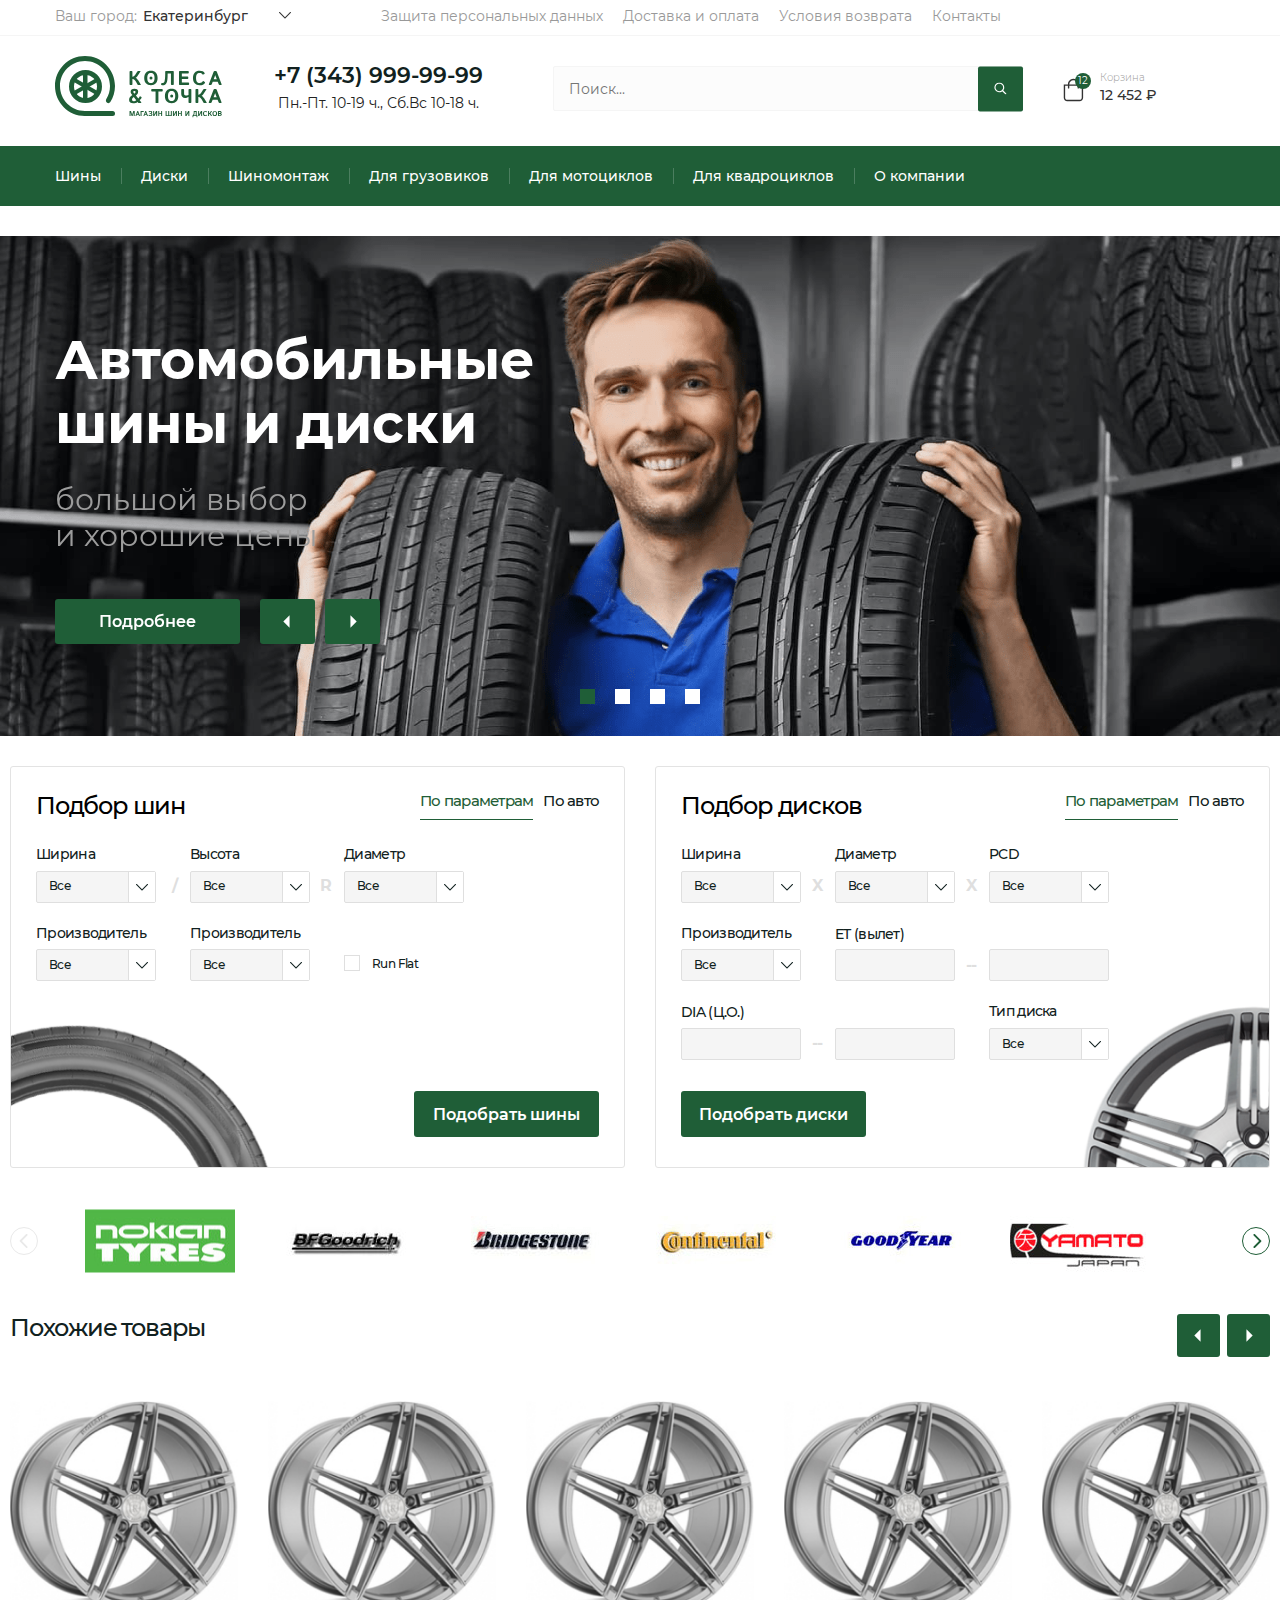
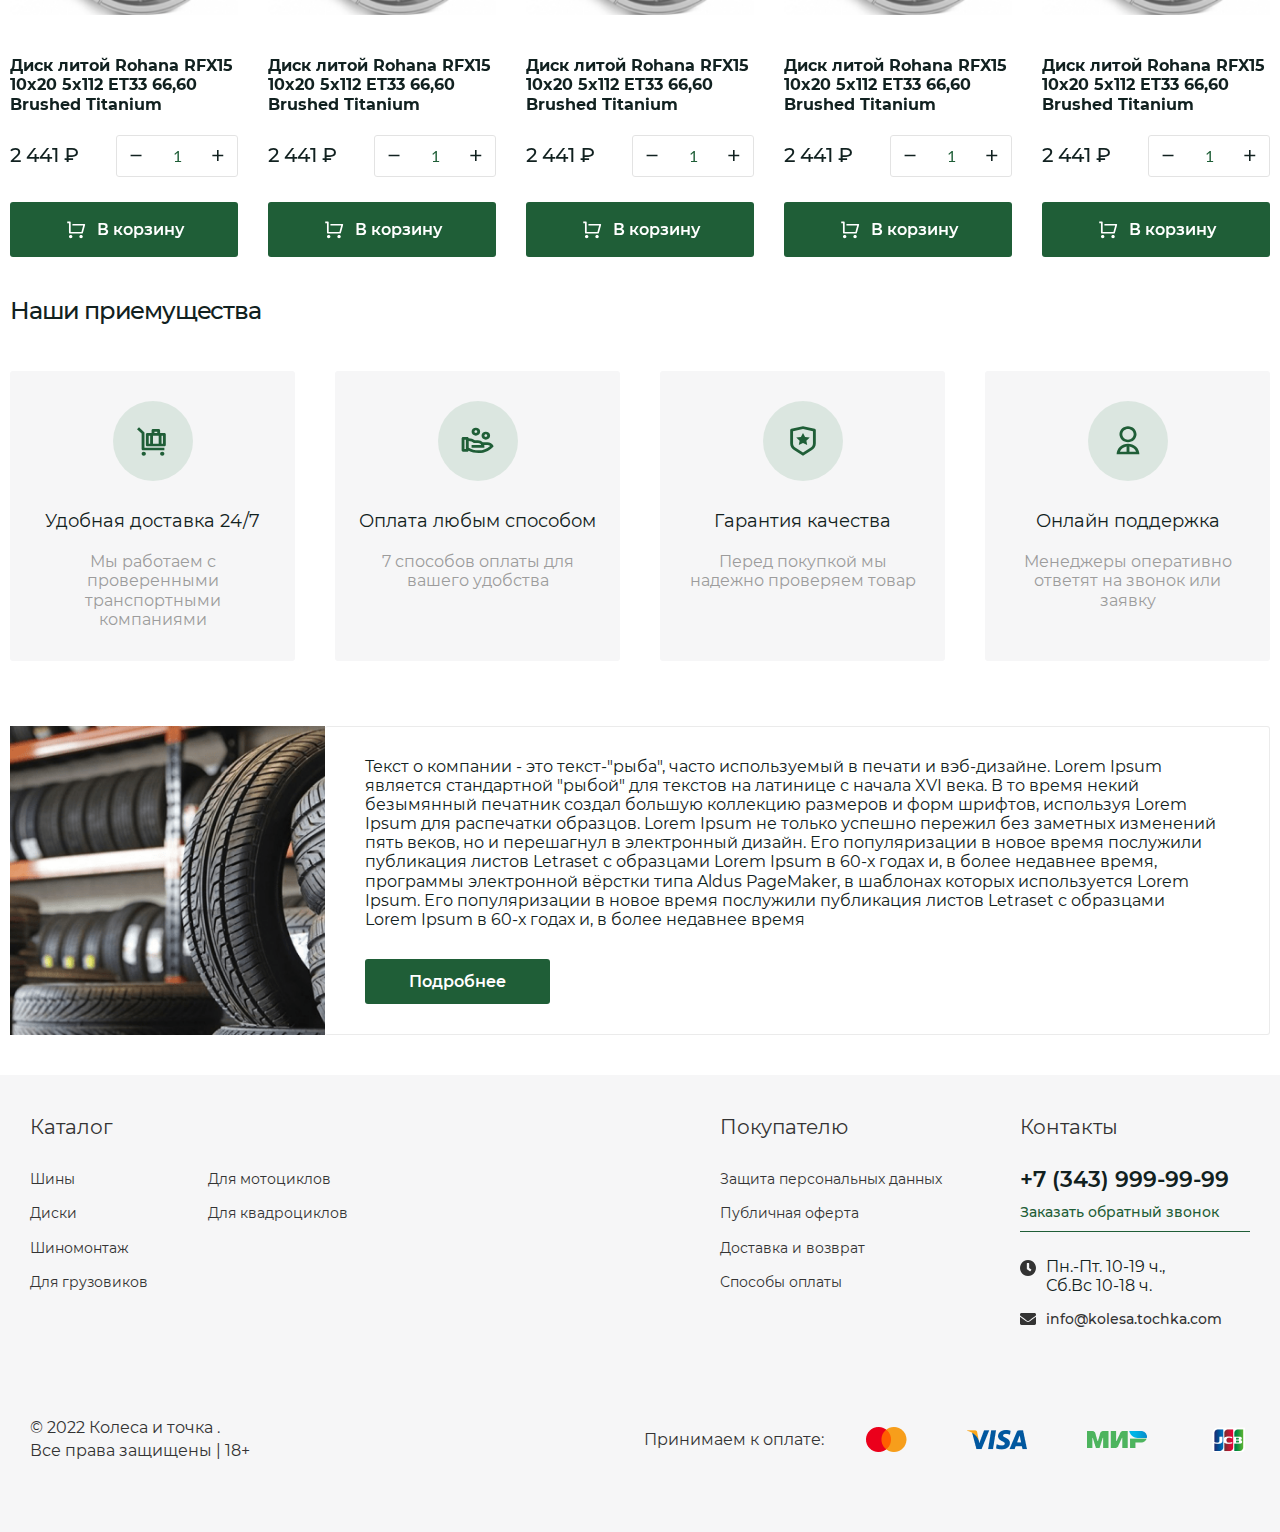
<file: main.html>
<!DOCTYPE html>
<html lang="en">

<head>
    <meta charset="UTF-8">
    <meta http-equiv="X-UA-Compatible" content="IE=edge">
    <meta name="viewport" content="width=device-width, initial-scale=1.0">
    <title>Document</title>
    <link rel="stylesheet" href="./libs/swiper/swiper-bundle.min.css">
    <link rel="stylesheet" href="./libs/simplebar/simplebar.css">
    <link rel="stylesheet" href="./css/styles.css">
    <script src="./js/index.js" defer></script>
</head>

<body>

    <header class="header">
        <div class="header__inner">

            <div class="header__wrapper">

                <div class="locationSelect-wrap">
                    <div class="locationSelect-title">Ваш город:</div>
                    <div class="locationSelect">
                        <div class="locationSelect__trigger">
                            <div class="locationSelect__trigger-text">Екатеринбург</div>
                            <div class="locationSelect__trigger-icon">
                                <svg width="13" height="7" viewBox="0 0 13 7" fill="none"
                                    xmlns="http://www.w3.org/2000/svg">
                                    <path
                                        d="M12.9055 0.353949C12.967 0.415364 12.9977 0.507487 12.9977 0.59961C12.9977 0.722441 12.967 0.783856 12.9055 0.845272L7.23559 6.50749C7.17409 6.5689 7.11259 6.59961 6.98959 6.59961C6.89734 6.59961 6.80509 6.5689 6.7436 6.50749L1.07369 0.845272C1.01219 0.783856 0.981445 0.722441 0.981445 0.59961C0.981445 0.507487 1.01219 0.415364 1.07369 0.353949L1.31969 0.108286C1.38119 0.0468707 1.47344 0.0161633 1.56568 0.0161633C1.68868 0.0161633 1.78093 0.0468707 1.84243 0.108286L6.98959 5.27918L12.1368 0.108286C12.229 0.0468707 12.3212 0.0161633 12.4135 0.0161633C12.5365 0.0161633 12.598 0.0468707 12.6595 0.108286L12.9055 0.353949Z"
                                        fill="#333333" />
                                </svg>
                            </div>
                        </div>
                        <div class="locationSelect__list">
                            <div class="searchForm-wrap">
                                <form class="searchForm">
                                    <div class="searchForm__inner">
                                        <div class="searchForm__input-wrap">
                                            <input class="searchForm__input" type="text" placeholder="Поиск...">
                                        </div>
                                        <div class="searchForm__button-wrap">
                                            <button class="searchForm__submitButton" type="submit">
                                                <svg width="13" height="12" viewBox="0 0 13 12" fill="none"
                                                    xmlns="http://www.w3.org/2000/svg">
                                                    <path fill-rule="evenodd" clip-rule="evenodd"
                                                        d="M12.2285 11.669L11.9803 11.8345C11.8975 11.9172 11.732 12 11.6492 12C11.5665 12 11.4837 12 11.4837 11.9172C11.4009 11.9172 11.4009 11.8345 11.3182 11.8345L8.42163 8.93793C8.33887 8.93793 8.33887 8.85517 8.33887 8.77241C7.92508 9.10345 7.51128 9.26897 7.09749 9.43448C6.51818 9.68276 5.93887 9.76552 5.2768 9.76552C4.36646 9.76552 3.53887 9.51724 2.79404 9.10345C2.04922 8.77241 1.46991 8.11034 1.05611 7.36552C0.642319 6.62069 0.394043 5.7931 0.394043 4.88276C0.394043 3.97241 0.642319 3.14483 1.05611 2.4C1.46991 1.73793 2.04922 1.07586 2.79404 0.662069C3.62163 0.248276 4.44922 0 5.2768 0C6.18715 0 7.01473 0.248276 7.75956 0.662069C8.50439 1.07586 9.0837 1.73793 9.58025 2.48276C9.99404 3.22759 10.2423 4.05517 10.2423 4.96552C10.2423 5.62759 10.1596 6.2069 9.91128 6.78621C9.74577 7.2 9.49749 7.61379 9.24922 8.02759C9.33197 8.02759 9.33197 8.11035 9.33197 8.11035L12.2285 11.0069C12.3113 11.0897 12.394 11.2552 12.394 11.3379C12.394 11.4207 12.394 11.5862 12.2285 11.669ZM5.2768 8.68966C5.93887 8.68966 6.60094 8.52414 7.18025 8.1931C7.75956 7.86207 8.17335 7.36552 8.58715 6.78621C8.91818 6.2069 9.0837 5.54483 9.0837 4.88276C9.0837 4.22069 8.91818 3.55862 8.58715 2.97931C8.25611 2.48276 7.75956 1.98621 7.18025 1.65517C6.60094 1.32414 6.02163 1.15862 5.2768 1.15862C4.61473 1.15862 3.95266 1.32414 3.37335 1.65517C2.79404 1.98621 2.38025 2.48276 2.04922 3.06207C1.71818 3.64138 1.55266 4.22069 1.55266 4.88276C1.55266 5.54483 1.71818 6.2069 2.04922 6.78621C2.38025 7.36552 2.8768 7.77931 3.45611 8.1931C3.95266 8.52414 4.61473 8.68966 5.2768 8.68966Z"
                                                        fill="white" />
                                                </svg>
                                            </button>
                                        </div>
                                    </div>
                                </form>
                            </div>
                            <div class="locationSelect__listItems" data-simplebar>
                                <div class="locationSelect__listItem ">Москва</div>
                                <div class="locationSelect__listItem">Санкт-Петербург</div>
                                <div class="locationSelect__listItem">Самара</div>
                                <div class="locationSelect__listItem">Екатеринбург</div>
                                <div class="locationSelect__listItem">Казань</div>
                                <div class="locationSelect__listItem">Уфа</div>
                                <div class="locationSelect__listItem">Пермь</div>
                                <div class="locationSelect__listItem">Екатеринбург</div>
                                <div class="locationSelect__listItem">Казань</div>
                                <div class="locationSelect__listItem">Уфа</div>
                                <div class="locationSelect__listItem">Пермь</div>
                                <div class="locationSelect__listItem">Екатеринбург</div>
                                <div class="locationSelect__listItem">Казань</div>
                                <div class="locationSelect__listItem">Уфа</div>
                                <div class="locationSelect__listItem">Пермь</div>
                            </div>
                        </div>
                    </div>
                </div>

                <div class="header__extraLinks">
                    <a class="header__extraLink" href="#">
                        Защита персональных данных
                    </a>
                    <a class="header__extraLink" href="#">
                        Доставка и оплата
                    </a>
                    <a class="header__extraLink" href="#">
                        Условия возврата
                    </a>
                    <a class="header__extraLink" href="#">
                        Контакты
                    </a>
                </div>

                <div class="callbackModal-btn">Заказать обратный звонок</div>

            </div>

            <div class="header__wrapper">

                <a class="logo" href="#">
                    <svg width="169" height="62" viewBox="0 0 169 62" fill="none"
                        xmlns="http://www.w3.org/2000/svg">
                        <circle cx="30.5" cy="30.5" r="14" stroke="#1F5E37" stroke-width="5" />
                        <rect x="28" y="17" width="4.5" height="27" fill="#1F5E37" />
                        <rect x="28" y="60" width="5" height="32" rx="2.5" transform="rotate(-90 28 60)"
                            fill="#1F5E37" />
                        <rect x="18" y="25.4639" width="4" height="27" transform="rotate(-60 18 25.4639)"
                            fill="#1F5E37" />
                        <rect x="20" y="38.9639" width="4" height="27" transform="rotate(-120 20 38.9639)"
                            fill="#1F5E37" />
                        <path fill-rule="evenodd" clip-rule="evenodd"
                            d="M30 55C30.3283 55 30.6552 54.9937 30.9804 54.9811C30.9911 54.9807 31 54.9893 31 55V58.9835C31 59.5411 30.5576 60 30 60C13.4315 60 0 46.5685 0 30C0 13.4315 13.4315 0 30 0C46.5685 0 60 13.4315 60 30C60 35.9227 58.2837 41.4446 55.3213 46.0953C54.6379 47.1682 53.2181 47.4387 52.1286 46.782C50.858 46.0162 50.5516 44.3157 51.3272 43.051C53.6569 39.2521 55 34.7829 55 30C55 16.1929 43.8071 5 30 5C16.1929 5 5 16.1929 5 30C5 43.8071 16.1929 55 30 55Z"
                            fill="#1F5E37" />
                        <path
                            d="M75.2461 29C74.7904 29 74.5625 28.7559 74.5625 28.2676V15.7285C74.5625 15.2402 74.7904 14.9961 75.2461 14.9961H76.7305C77.1862 14.9961 77.4141 15.2402 77.4141 15.7285V20.6504H77.707C78.1432 20.6504 78.5924 20.4681 79.0547 20.1035C79.5169 19.7389 79.9206 19.2865 80.2656 18.7461L82.3164 15.5723C82.5638 15.1882 82.8568 14.9961 83.1953 14.9961H84.9238C85.5553 14.9961 85.679 15.276 85.2949 15.8359L82.668 19.6836C82.3424 20.1589 82.0202 20.556 81.7012 20.875C81.3887 21.194 80.9948 21.5098 80.5195 21.8223V21.832C81.0143 22.0208 81.4635 22.291 81.8672 22.6426C82.2708 22.9876 82.7135 23.5443 83.1953 24.3125L85.5977 28.1602C85.9492 28.7201 85.8255 29 85.2266 29H83.4004C83.0358 29 82.7428 28.8079 82.5215 28.4238L80.6758 25.25C80.3307 24.651 79.8913 24.1335 79.3574 23.6973C78.8301 23.2546 78.3288 23.0332 77.8535 23.0332H77.4141V28.2676C77.4141 28.7559 77.1862 29 76.7305 29H75.2461ZM89.2039 21.998C89.2039 19.752 89.7833 17.9681 90.9422 16.6465C92.101 15.3249 93.7547 14.6641 95.9031 14.6641C98.0516 14.6641 99.7052 15.3249 100.864 16.6465C102.023 17.9681 102.602 19.752 102.602 21.998C102.602 24.2441 102.023 26.028 100.864 27.3496C99.7052 28.6712 98.0516 29.332 95.9031 29.332C93.7547 29.332 92.101 28.6712 90.9422 27.3496C89.7833 26.028 89.2039 24.2441 89.2039 21.998ZM92.2508 21.998C92.2508 23.6257 92.5405 24.8724 93.1199 25.7383C93.7059 26.5977 94.6336 27.0273 95.9031 27.0273C97.1727 27.0273 98.0971 26.5977 98.6766 25.7383C99.2625 24.8724 99.5555 23.6257 99.5555 21.998C99.5555 20.3704 99.2625 19.127 98.6766 18.2676C98.0971 17.4017 97.1727 16.9688 95.9031 16.9688C94.6336 16.9688 93.7059 17.4017 93.1199 18.2676C92.5405 19.127 92.2508 20.3704 92.2508 21.998ZM106.423 29.0977C106.15 29.0065 106.052 28.7852 106.13 28.4336L106.384 27.3203C106.463 26.9753 106.668 26.8516 107 26.9492C107.182 27.0013 107.371 27.0273 107.566 27.0273C108.562 27.0273 109.249 26.3177 109.627 24.8984C110.004 23.4727 110.193 21.2917 110.193 18.3555V15.7285C110.193 15.2402 110.421 14.9961 110.877 14.9961H118.103C118.559 14.9961 118.787 15.2402 118.787 15.7285V28.2676C118.787 28.7559 118.559 29 118.103 29H116.619C116.163 29 115.935 28.7559 115.935 28.2676V17.418H112.634V18.9023C112.634 22.776 112.254 25.4844 111.492 27.0273C110.73 28.5638 109.496 29.332 107.791 29.332C107.361 29.332 106.905 29.2539 106.423 29.0977ZM124.678 29C124.222 29 123.995 28.7559 123.995 28.2676V15.7285C123.995 15.2402 124.222 14.9961 124.678 14.9961H133.057C133.545 14.9961 133.789 15.2077 133.789 15.6309V16.7832C133.789 17.2064 133.545 17.418 133.057 17.418H126.846V20.5234H132.539C133.028 20.5234 133.272 20.735 133.272 21.1582V22.3105C133.272 22.7337 133.028 22.9453 132.539 22.9453H126.846V26.5781H133.37C133.858 26.5781 134.102 26.7897 134.102 27.2129V28.3652C134.102 28.7884 133.858 29 133.37 29H124.678ZM137.972 21.998C137.972 19.752 138.542 17.9681 139.681 16.6465C140.82 15.3249 142.464 14.6641 144.613 14.6641C145.849 14.6641 146.898 14.8561 147.757 15.2402C148.616 15.6243 149.222 16.181 149.573 16.9102C149.808 17.3919 149.769 17.7174 149.456 17.8867L148.284 18.5117C147.874 18.7331 147.536 18.6094 147.269 18.1406C147.099 17.8411 146.784 17.571 146.321 17.3301C145.866 17.0892 145.329 16.9688 144.71 16.9688C143.343 16.9688 142.386 17.4017 141.839 18.2676C141.292 19.127 141.019 20.3704 141.019 21.998C141.019 23.6257 141.292 24.8724 141.839 25.7383C142.386 26.5977 143.343 27.0273 144.71 27.0273C145.446 27.0273 146.064 26.8613 146.566 26.5293C147.073 26.1973 147.425 25.8815 147.62 25.582C147.939 25.0938 148.278 24.9701 148.636 25.2109L149.808 25.9922C150.127 26.207 150.159 26.5326 149.905 26.9688C149.528 27.6198 148.88 28.1764 147.962 28.6387C147.044 29.1009 145.928 29.332 144.613 29.332C142.497 29.332 140.859 28.6712 139.7 27.3496C138.548 26.028 137.972 24.2441 137.972 21.998ZM154.303 29C153.834 29 153.681 28.7852 153.844 28.3555L158.629 15.7871C158.831 15.2598 159.137 14.9961 159.547 14.9961H160.914C161.324 14.9961 161.63 15.2598 161.832 15.7871L166.617 28.3555C166.78 28.7852 166.627 29 166.158 29H164.605C164.176 29 163.876 28.7754 163.707 28.3262L162.711 25.6992H157.75L156.754 28.3262C156.585 28.7754 156.285 29 155.855 29H154.303ZM158.658 23.2773H161.803L160.602 20.1719C160.458 19.8073 160.37 19.5436 160.338 19.3809C160.312 19.2116 160.283 18.9642 160.25 18.6387H160.211C160.178 18.9642 160.146 19.2116 160.113 19.3809C160.087 19.5436 160.003 19.8073 159.859 20.1719L158.658 23.2773ZM74.0938 43.9141C74.0938 42.9505 74.3379 42.1009 74.8262 41.3652C75.3145 40.6296 76.1478 39.8385 77.3262 38.9922C76.8639 38.4714 76.4668 37.9831 76.1348 37.5273C75.8027 37.0651 75.6367 36.4336 75.6367 35.6328C75.6367 34.8516 75.9427 34.1615 76.5547 33.5625C77.1732 32.9635 78.1888 32.6641 79.6016 32.6641C80.474 32.6641 81.2845 32.8854 82.0332 33.3281C82.7884 33.7708 83.166 34.5358 83.166 35.623C83.166 36.4303 82.9967 37.1204 82.6582 37.6934C82.3197 38.2598 81.7533 38.8424 80.959 39.4414L83.3027 42.5078C83.5957 42.2344 83.8626 41.9219 84.1035 41.5703C84.3444 41.2188 84.5072 40.9453 84.5918 40.75C84.7741 40.3268 85.0573 40.2292 85.4414 40.457L86.4766 41.082C86.6719 41.1862 86.6914 41.4303 86.5352 41.8145C86.3529 42.2637 86.1217 42.6901 85.8418 43.0938C85.5618 43.4974 85.1777 43.9108 84.6895 44.334L86.2129 46.3555C86.5384 46.7852 86.4375 47 85.9102 47H84.1035C83.6217 47 83.2409 46.8079 82.9609 46.4238L82.6094 45.9453C81.9583 46.4661 81.2845 46.8275 80.5879 47.0293C79.8913 47.2311 79.084 47.332 78.166 47.332C76.9876 47.332 76.0143 47.0586 75.2461 46.5117C74.4779 45.9648 74.0938 45.099 74.0938 43.9141ZM77.0234 43.7969C77.0234 44.2331 77.1764 44.5781 77.4824 44.832C77.7949 45.0794 78.1562 45.2031 78.5664 45.2031C79.1133 45.2031 79.5853 45.1315 79.9824 44.9883C80.3796 44.8451 80.806 44.5781 81.2617 44.1875L78.7617 40.9062C78.1367 41.4141 77.6908 41.8633 77.4238 42.2539C77.1569 42.6445 77.0234 43.1589 77.0234 43.7969ZM78.2734 35.7402C78.2734 36.196 78.3939 36.5671 78.6348 36.8535C78.8822 37.1335 79.1523 37.4199 79.4453 37.7129C79.8555 37.3418 80.1387 37.0586 80.2949 36.8633C80.4512 36.6615 80.5293 36.3457 80.5293 35.916C80.5293 35.5905 80.4251 35.3431 80.2168 35.1738C80.015 34.998 79.7383 34.9102 79.3867 34.9102C79.0156 34.9102 78.7357 35.0176 78.5469 35.2324C78.3646 35.4408 78.2734 35.61 78.2734 35.7402ZM96.9629 35.4961C96.4746 35.4961 96.2305 35.2845 96.2305 34.8613V33.6309C96.2305 33.2077 96.4746 32.9961 96.9629 32.9961H107.002C107.49 32.9961 107.734 33.2077 107.734 33.6309V34.8613C107.734 35.2845 107.49 35.4961 107.002 35.4961H103.408V46.4629C103.408 46.821 103.245 47 102.92 47H101.045C100.719 47 100.557 46.821 100.557 46.4629V35.4961H96.9629ZM109.906 39.998C109.906 37.752 110.486 35.9681 111.645 34.6465C112.803 33.3249 114.457 32.6641 116.605 32.6641C118.754 32.6641 120.408 33.3249 121.566 34.6465C122.725 35.9681 123.305 37.752 123.305 39.998C123.305 42.2441 122.725 44.028 121.566 45.3496C120.408 46.6712 118.754 47.332 116.605 47.332C114.457 47.332 112.803 46.6712 111.645 45.3496C110.486 44.028 109.906 42.2441 109.906 39.998ZM112.953 39.998C112.953 41.6257 113.243 42.8724 113.822 43.7383C114.408 44.5977 115.336 45.0273 116.605 45.0273C117.875 45.0273 118.799 44.5977 119.379 43.7383C119.965 42.8724 120.258 41.6257 120.258 39.998C120.258 38.3704 119.965 37.127 119.379 36.2676C118.799 35.4017 117.875 34.9688 116.605 34.9688C115.336 34.9688 114.408 35.4017 113.822 36.2676C113.243 37.127 112.953 38.3704 112.953 39.998ZM126.238 37.8984V33.7285C126.238 33.2402 126.466 32.9961 126.922 32.9961H128.406C128.862 32.9961 129.09 33.2402 129.09 33.7285V37.4297C129.09 38.224 129.233 38.7806 129.52 39.0996C129.806 39.4186 130.2 39.5781 130.701 39.5781C131.17 39.5781 131.609 39.5358 132.02 39.4512C132.436 39.3665 132.931 39.1908 133.504 38.9238V33.7285C133.504 33.2402 133.732 32.9961 134.188 32.9961H135.672C136.128 32.9961 136.355 33.2402 136.355 33.7285V46.2676C136.355 46.7559 136.128 47 135.672 47H134.188C133.732 47 133.504 46.7559 133.504 46.2676V42.2051C133.504 41.8145 133.52 41.4238 133.553 41.0332H133.484C133.016 41.2741 132.452 41.4759 131.795 41.6387C131.137 41.8014 130.532 41.8828 129.979 41.8828C128.839 41.8828 127.931 41.4857 127.254 40.6914C126.577 39.8971 126.238 38.9661 126.238 37.8984ZM141.164 47C140.708 47 140.48 46.7559 140.48 46.2676V33.7285C140.48 33.2402 140.708 32.9961 141.164 32.9961H142.648C143.104 32.9961 143.332 33.2402 143.332 33.7285V38.6504H143.625C144.061 38.6504 144.51 38.4681 144.973 38.1035C145.435 37.7389 145.839 37.2865 146.184 36.7461L148.234 33.5723C148.482 33.1882 148.775 32.9961 149.113 32.9961H150.842C151.473 32.9961 151.597 33.276 151.213 33.8359L148.586 37.6836C148.26 38.1589 147.938 38.556 147.619 38.875C147.307 39.194 146.913 39.5098 146.438 39.8223V39.832C146.932 40.0208 147.382 40.291 147.785 40.6426C148.189 40.9876 148.632 41.5443 149.113 42.3125L151.516 46.1602C151.867 46.7201 151.743 47 151.145 47H149.318C148.954 47 148.661 46.8079 148.439 46.4238L146.594 43.25C146.249 42.651 145.809 42.1335 145.275 41.6973C144.748 41.2546 144.247 41.0332 143.771 41.0332H143.332V46.2676C143.332 46.7559 143.104 47 142.648 47H141.164ZM154.205 47C153.736 47 153.583 46.7852 153.746 46.3555L158.531 33.7871C158.733 33.2598 159.039 32.9961 159.449 32.9961H160.816C161.227 32.9961 161.533 33.2598 161.734 33.7871L166.52 46.3555C166.682 46.7852 166.529 47 166.061 47H164.508C164.078 47 163.779 46.7754 163.609 46.3262L162.613 43.6992H157.652L156.656 46.3262C156.487 46.7754 156.188 47 155.758 47H154.205ZM158.561 41.2773H161.705L160.504 38.1719C160.361 37.8073 160.273 37.5436 160.24 37.3809C160.214 37.2116 160.185 36.9642 160.152 36.6387H160.113C160.081 36.9642 160.048 37.2116 160.016 37.3809C159.99 37.5436 159.905 37.8073 159.762 38.1719L158.561 41.2773Z"
                            fill="#1F5E37" />
                        <path
                            d="M74.7861 60C74.6266 60 74.5469 59.9146 74.5469 59.7437V55.355C74.5469 55.1841 74.6266 55.0986 74.7861 55.0986H75.7773C75.9095 55.0986 76.0041 55.1898 76.061 55.3721L76.9873 58.3696C77.0283 58.4995 77.0568 58.6066 77.0728 58.6909C77.0887 58.7729 77.1024 58.8709 77.1138 58.9849H77.1343C77.1457 58.8709 77.1593 58.7729 77.1753 58.6909C77.1912 58.6066 77.2197 58.4995 77.2607 58.3696L78.187 55.3721C78.244 55.1898 78.3385 55.0986 78.4707 55.0986H79.4619C79.6214 55.0986 79.7012 55.1841 79.7012 55.355V59.7437C79.7012 59.9146 79.6214 60 79.4619 60H78.9424C78.7829 60 78.7031 59.9146 78.7031 59.7437V56.9204C78.7031 56.7837 78.7088 56.647 78.7202 56.5103H78.6963L77.7085 59.7231C77.6515 59.9077 77.5535 60 77.4146 60H76.8335C76.6945 60 76.5965 59.9077 76.5396 59.7231L75.5518 56.5103H75.5278C75.5392 56.647 75.5449 56.7837 75.5449 56.9204V59.7437C75.5449 59.9146 75.4652 60 75.3057 60H74.7861ZM80.6411 60C80.4771 60 80.4235 59.9248 80.4805 59.7744L82.1553 55.3755C82.2259 55.1909 82.333 55.0986 82.4766 55.0986H82.9551C83.0986 55.0986 83.2057 55.1909 83.2764 55.3755L84.9512 59.7744C85.0081 59.9248 84.9546 60 84.7905 60H84.2471C84.0967 60 83.9919 59.9214 83.9326 59.7642L83.584 58.8447H81.8477L81.499 59.7642C81.4398 59.9214 81.335 60 81.1846 60H80.6411ZM82.1655 57.9971H83.2661L82.8457 56.9102C82.7956 56.7826 82.7648 56.6903 82.7534 56.6333C82.7443 56.5741 82.734 56.4875 82.7227 56.3735H82.709C82.6976 56.4875 82.6862 56.5741 82.6748 56.6333C82.6657 56.6903 82.6361 56.7826 82.5859 56.9102L82.1655 57.9971ZM85.7988 60C85.6393 60 85.5596 59.9146 85.5596 59.7437V55.355C85.5596 55.1841 85.6393 55.0986 85.7988 55.0986H88.4614C88.6323 55.0986 88.7178 55.1727 88.7178 55.3208V55.7241C88.7178 55.8722 88.6323 55.9463 88.4614 55.9463H86.5576V59.7437C86.5576 59.9146 86.4779 60 86.3184 60H85.7988ZM88.6323 60C88.4683 60 88.4147 59.9248 88.4717 59.7744L90.1465 55.3755C90.2171 55.1909 90.3242 55.0986 90.4678 55.0986H90.9463C91.0898 55.0986 91.1969 55.1909 91.2676 55.3755L92.9424 59.7744C92.9993 59.9248 92.9458 60 92.7817 60H92.2383C92.0879 60 91.9831 59.9214 91.9238 59.7642L91.5752 58.8447H89.8389L89.4902 59.7642C89.431 59.9214 89.3262 60 89.1758 60H88.6323ZM90.1567 57.9971H91.2573L90.8369 56.9102C90.7868 56.7826 90.756 56.6903 90.7446 56.6333C90.7355 56.5741 90.7253 56.4875 90.7139 56.3735H90.7002C90.6888 56.4875 90.6774 56.5741 90.666 56.6333C90.6569 56.6903 90.6273 56.7826 90.5771 56.9102L90.1567 57.9971ZM93.5679 59.4873C93.4539 59.3574 93.4437 59.2446 93.5371 59.1489L93.8652 58.8105C93.9609 58.7103 94.0863 58.7297 94.2412 58.8687C94.3506 58.9666 94.4907 59.0646 94.6616 59.1626C94.8325 59.2606 95.0581 59.3096 95.3384 59.3096C95.605 59.3096 95.8397 59.2606 96.0425 59.1626C96.2476 59.0646 96.3501 58.8721 96.3501 58.585C96.3501 58.2979 96.2646 58.0996 96.0938 57.9902C95.9251 57.8809 95.7007 57.8262 95.4204 57.8262H94.853C94.6821 57.8262 94.5967 57.7544 94.5967 57.6108V57.2417C94.5967 57.0936 94.6821 57.0195 94.853 57.0195H95.2769C95.6619 57.0195 95.9172 56.9591 96.0425 56.8384C96.1678 56.7176 96.2305 56.5615 96.2305 56.3701C96.2305 56.1719 96.1587 56.026 96.0151 55.9326C95.8739 55.8369 95.6483 55.7891 95.3384 55.7891C95.0991 55.7891 94.8895 55.8267 94.7095 55.9019C94.5317 55.9748 94.3984 56.0522 94.3096 56.1343C94.1615 56.2687 94.035 56.279 93.9302 56.165L93.6465 55.854C93.5394 55.7378 93.5542 55.6239 93.6909 55.5122C93.9347 55.3117 94.1911 55.1738 94.46 55.0986C94.7311 55.0212 95.0353 54.9824 95.3726 54.9824C95.9878 54.9824 96.4526 55.1009 96.7671 55.3379C97.0838 55.5749 97.2422 55.8848 97.2422 56.2676C97.2422 56.5957 97.1533 56.8475 96.9756 57.0229C96.8001 57.1961 96.5837 57.3146 96.3262 57.3784V57.3921C96.611 57.4217 96.8639 57.5493 97.085 57.7749C97.306 58.0005 97.4165 58.2899 97.4165 58.6431C97.4165 59.1034 97.2319 59.4645 96.8628 59.7266C96.4959 59.9863 95.9821 60.1162 95.3213 60.1162C94.8519 60.1162 94.485 60.0615 94.2207 59.9521C93.9587 59.8405 93.741 59.6855 93.5679 59.4873ZM98.418 60C98.2585 60 98.1787 59.9146 98.1787 59.7437V55.355C98.1787 55.1841 98.2585 55.0986 98.418 55.0986H98.9375C99.097 55.0986 99.1768 55.1841 99.1768 55.355V58.0518C99.1768 58.1885 99.1711 58.3252 99.1597 58.4619H99.1836L100.858 55.3379C100.945 55.1784 101.093 55.0986 101.303 55.0986H101.945C102.105 55.0986 102.185 55.1841 102.185 55.355V59.7437C102.185 59.9146 102.105 60 101.945 60H101.426C101.266 60 101.187 59.9146 101.187 59.7437V57.0469C101.187 56.9102 101.192 56.7734 101.204 56.6367H101.18L99.5049 59.7607C99.4183 59.9202 99.2702 60 99.0605 60H98.418ZM103.518 60C103.358 60 103.278 59.9146 103.278 59.7437V55.355C103.278 55.1841 103.358 55.0986 103.518 55.0986H104.037C104.197 55.0986 104.276 55.1841 104.276 55.355V57.0264H106.115V55.355C106.115 55.1841 106.195 55.0986 106.354 55.0986H106.874C107.034 55.0986 107.113 55.1841 107.113 55.355V59.7437C107.113 59.9146 107.034 60 106.874 60H106.354C106.195 60 106.115 59.9146 106.115 59.7437V57.874H104.276V59.7437C104.276 59.9146 104.197 60 104.037 60H103.518ZM110.839 60C110.679 60 110.6 59.9146 110.6 59.7437V55.355C110.6 55.1841 110.679 55.0986 110.839 55.0986H111.358C111.518 55.0986 111.598 55.1841 111.598 55.355V59.1523H113.211V55.355C113.211 55.1841 113.291 55.0986 113.45 55.0986H113.97C114.129 55.0986 114.209 55.1841 114.209 55.355V59.1523H115.822V55.355C115.822 55.1841 115.902 55.0986 116.062 55.0986H116.581C116.741 55.0986 116.82 55.1841 116.82 55.355V59.7437C116.82 59.9146 116.741 60 116.581 60H110.839ZM118.153 60C117.994 60 117.914 59.9146 117.914 59.7437V55.355C117.914 55.1841 117.994 55.0986 118.153 55.0986H118.673C118.832 55.0986 118.912 55.1841 118.912 55.355V58.0518C118.912 58.1885 118.906 58.3252 118.895 58.4619H118.919L120.594 55.3379C120.68 55.1784 120.828 55.0986 121.038 55.0986H121.681C121.84 55.0986 121.92 55.1841 121.92 55.355V59.7437C121.92 59.9146 121.84 60 121.681 60H121.161C121.002 60 120.922 59.9146 120.922 59.7437V57.0469C120.922 56.9102 120.928 56.7734 120.939 56.6367H120.915L119.24 59.7607C119.154 59.9202 119.006 60 118.796 60H118.153ZM123.253 60C123.093 60 123.014 59.9146 123.014 59.7437V55.355C123.014 55.1841 123.093 55.0986 123.253 55.0986H123.772C123.932 55.0986 124.012 55.1841 124.012 55.355V57.0264H125.851V55.355C125.851 55.1841 125.93 55.0986 126.09 55.0986H126.609C126.769 55.0986 126.849 55.1841 126.849 55.355V59.7437C126.849 59.9146 126.769 60 126.609 60H126.09C125.93 60 125.851 59.9146 125.851 59.7437V57.874H124.012V59.7437C124.012 59.9146 123.932 60 123.772 60H123.253ZM130.574 60C130.415 60 130.335 59.9146 130.335 59.7437V55.355C130.335 55.1841 130.415 55.0986 130.574 55.0986H131.094C131.253 55.0986 131.333 55.1841 131.333 55.355V58.0518C131.333 58.1885 131.327 58.3252 131.316 58.4619H131.34L133.015 55.3379C133.101 55.1784 133.249 55.0986 133.459 55.0986H134.102C134.261 55.0986 134.341 55.1841 134.341 55.355V59.7437C134.341 59.9146 134.261 60 134.102 60H133.582C133.423 60 133.343 59.9146 133.343 59.7437V57.0469C133.343 56.9102 133.348 56.7734 133.36 56.6367H133.336L131.661 59.7607C131.575 59.9202 131.426 60 131.217 60H130.574ZM137.69 61.2646C137.554 61.2646 137.485 61.1849 137.485 61.0254V59.4087C137.485 59.2378 137.588 59.1523 137.793 59.1523H137.94C138.238 58.8424 138.442 58.4984 138.552 58.1201C138.661 57.7419 138.716 57.1152 138.716 56.2402V55.355C138.716 55.1841 138.796 55.0986 138.955 55.0986H141.484C141.644 55.0986 141.724 55.1841 141.724 55.355V59.1523H142.065C142.271 59.1523 142.373 59.2378 142.373 59.4087V61.0254C142.373 61.1849 142.305 61.2646 142.168 61.2646H141.724C141.587 61.2646 141.519 61.1849 141.519 61.0254V60H138.34V61.0254C138.34 61.1849 138.271 61.2646 138.135 61.2646H137.69ZM138.952 59.1523H140.726V55.9463H139.57V56.4316C139.57 57.2428 139.512 57.8672 139.396 58.3047C139.28 58.7422 139.132 59.0247 138.952 59.1523ZM143.364 60C143.205 60 143.125 59.9146 143.125 59.7437V55.355C143.125 55.1841 143.205 55.0986 143.364 55.0986H143.884C144.043 55.0986 144.123 55.1841 144.123 55.355V58.0518C144.123 58.1885 144.117 58.3252 144.106 58.4619H144.13L145.805 55.3379C145.891 55.1784 146.039 55.0986 146.249 55.0986H146.892C147.051 55.0986 147.131 55.1841 147.131 55.355V59.7437C147.131 59.9146 147.051 60 146.892 60H146.372C146.213 60 146.133 59.9146 146.133 59.7437V57.0469C146.133 56.9102 146.139 56.7734 146.15 56.6367H146.126L144.451 59.7607C144.365 59.9202 144.216 60 144.007 60H143.364ZM147.972 57.5493C147.972 56.7632 148.171 56.1388 148.57 55.6763C148.969 55.2137 149.544 54.9824 150.296 54.9824C150.729 54.9824 151.096 55.0496 151.396 55.1841C151.697 55.3185 151.909 55.5133 152.032 55.7686C152.114 55.9372 152.101 56.0511 151.991 56.1104L151.581 56.3291C151.438 56.4066 151.319 56.3633 151.226 56.1992C151.166 56.0944 151.056 55.9998 150.894 55.9155C150.735 55.8312 150.547 55.7891 150.33 55.7891C149.852 55.7891 149.517 55.9406 149.325 56.2437C149.134 56.5444 149.038 56.9797 149.038 57.5493C149.038 58.119 149.134 58.5553 149.325 58.8584C149.517 59.1592 149.852 59.3096 150.33 59.3096C150.588 59.3096 150.804 59.2515 150.979 59.1353C151.157 59.019 151.28 58.9085 151.349 58.8037C151.46 58.6328 151.579 58.5895 151.704 58.6738L152.114 58.9473C152.226 59.0225 152.237 59.1364 152.148 59.2891C152.016 59.5169 151.79 59.7118 151.468 59.8735C151.147 60.0353 150.756 60.1162 150.296 60.1162C149.555 60.1162 148.982 59.8849 148.577 59.4224C148.173 58.9598 147.972 58.3354 147.972 57.5493ZM153.311 60C153.151 60 153.071 59.9146 153.071 59.7437V55.355C153.071 55.1841 153.151 55.0986 153.311 55.0986H153.83C153.99 55.0986 154.069 55.1841 154.069 55.355V57.0776H154.172C154.325 57.0776 154.482 57.0138 154.644 56.8862C154.805 56.7586 154.947 56.6003 155.067 56.4111L155.785 55.3003C155.872 55.1659 155.974 55.0986 156.093 55.0986H156.698C156.919 55.0986 156.962 55.1966 156.828 55.3926L155.908 56.7393C155.794 56.9056 155.681 57.0446 155.57 57.1562C155.46 57.2679 155.323 57.3784 155.156 57.4878V57.4912C155.329 57.5573 155.487 57.6519 155.628 57.7749C155.769 57.8957 155.924 58.0905 156.093 58.3594L156.934 59.7061C157.057 59.902 157.013 60 156.804 60H156.165C156.037 60 155.934 59.9328 155.857 59.7983L155.211 58.6875C155.09 58.4779 154.936 58.2967 154.75 58.144C154.565 57.9891 154.389 57.9116 154.223 57.9116H154.069V59.7437C154.069 59.9146 153.99 60 153.83 60H153.311ZM157.426 57.5493C157.426 56.7632 157.629 56.1388 158.034 55.6763C158.44 55.2137 159.019 54.9824 159.771 54.9824C160.522 54.9824 161.101 55.2137 161.507 55.6763C161.912 56.1388 162.115 56.7632 162.115 57.5493C162.115 58.3354 161.912 58.9598 161.507 59.4224C161.101 59.8849 160.522 60.1162 159.771 60.1162C159.019 60.1162 158.44 59.8849 158.034 59.4224C157.629 58.9598 157.426 58.3354 157.426 57.5493ZM158.492 57.5493C158.492 58.119 158.594 58.5553 158.796 58.8584C159.001 59.1592 159.326 59.3096 159.771 59.3096C160.215 59.3096 160.538 59.1592 160.741 58.8584C160.946 58.5553 161.049 58.119 161.049 57.5493C161.049 56.9797 160.946 56.5444 160.741 56.2437C160.538 55.9406 160.215 55.7891 159.771 55.7891C159.326 55.7891 159.001 55.9406 158.796 56.2437C158.594 56.5444 158.492 56.9797 158.492 57.5493ZM163.229 60C163.047 60 162.956 59.9146 162.956 59.7437V55.355C162.956 55.1841 163.047 55.0986 163.229 55.0986H164.392C165.267 55.0986 165.857 55.2069 166.162 55.4233C166.47 55.6375 166.624 55.9679 166.624 56.4146C166.624 56.7267 166.508 56.9683 166.278 57.1392C166.05 57.3101 165.829 57.4092 165.615 57.4365V57.4468C165.823 57.4604 166.066 57.5653 166.347 57.7612C166.627 57.9572 166.767 58.234 166.767 58.5918C166.767 59.0111 166.596 59.3506 166.254 59.6104C165.913 59.8701 165.349 60 164.562 60H163.229ZM163.954 59.166H164.453C164.936 59.166 165.264 59.1239 165.438 59.0396C165.613 58.9552 165.701 58.7843 165.701 58.5269C165.701 58.2853 165.599 58.119 165.396 58.0278C165.196 57.9344 164.882 57.8877 164.453 57.8877H163.954V59.166ZM163.954 57.0811H164.402C164.696 57.0811 164.97 57.0298 165.226 56.9272C165.483 56.8247 165.612 56.6652 165.612 56.4487C165.612 56.2801 165.54 56.1525 165.396 56.0659C165.255 55.9771 164.924 55.9326 164.402 55.9326H163.954V57.0811Z"
                            fill="#1F5E37" />
                        <circle cx="116.7" cy="40" r="1.5" fill="#1F5E37" />
                        <circle cx="96" cy="22" r="1.5" fill="#1F5E37" />
                    </svg>
                </a>

                <div class="header__info">
                    <a class="header__info-phone phone-number" href="tel:">+7 (343) 999-99-99</a>
                    <div class="header__info-workingDays">
                        Пн.-Пт. 10-19 ч., Сб.Вс 10-18 ч.
                    </div>
                </div>

                <div class="searchForm-wrap">
                    <form class="searchForm">
                        <div class="searchForm__inner">
                            <div class="searchForm__input-wrap">
                                <input class="searchForm__input" type="text" placeholder="Поиск...">
                            </div>
                            <div class="searchForm__button-wrap">
                                <button class="searchForm__submitButton" type="submit">
                                    <svg width="13" height="12" viewBox="0 0 13 12" fill="none"
                                        xmlns="http://www.w3.org/2000/svg">
                                        <path fill-rule="evenodd" clip-rule="evenodd"
                                            d="M12.2285 11.669L11.9803 11.8345C11.8975 11.9172 11.732 12 11.6492 12C11.5665 12 11.4837 12 11.4837 11.9172C11.4009 11.9172 11.4009 11.8345 11.3182 11.8345L8.42163 8.93793C8.33887 8.93793 8.33887 8.85517 8.33887 8.77241C7.92508 9.10345 7.51128 9.26897 7.09749 9.43448C6.51818 9.68276 5.93887 9.76552 5.2768 9.76552C4.36646 9.76552 3.53887 9.51724 2.79404 9.10345C2.04922 8.77241 1.46991 8.11034 1.05611 7.36552C0.642319 6.62069 0.394043 5.7931 0.394043 4.88276C0.394043 3.97241 0.642319 3.14483 1.05611 2.4C1.46991 1.73793 2.04922 1.07586 2.79404 0.662069C3.62163 0.248276 4.44922 0 5.2768 0C6.18715 0 7.01473 0.248276 7.75956 0.662069C8.50439 1.07586 9.0837 1.73793 9.58025 2.48276C9.99404 3.22759 10.2423 4.05517 10.2423 4.96552C10.2423 5.62759 10.1596 6.2069 9.91128 6.78621C9.74577 7.2 9.49749 7.61379 9.24922 8.02759C9.33197 8.02759 9.33197 8.11035 9.33197 8.11035L12.2285 11.0069C12.3113 11.0897 12.394 11.2552 12.394 11.3379C12.394 11.4207 12.394 11.5862 12.2285 11.669ZM5.2768 8.68966C5.93887 8.68966 6.60094 8.52414 7.18025 8.1931C7.75956 7.86207 8.17335 7.36552 8.58715 6.78621C8.91818 6.2069 9.0837 5.54483 9.0837 4.88276C9.0837 4.22069 8.91818 3.55862 8.58715 2.97931C8.25611 2.48276 7.75956 1.98621 7.18025 1.65517C6.60094 1.32414 6.02163 1.15862 5.2768 1.15862C4.61473 1.15862 3.95266 1.32414 3.37335 1.65517C2.79404 1.98621 2.38025 2.48276 2.04922 3.06207C1.71818 3.64138 1.55266 4.22069 1.55266 4.88276C1.55266 5.54483 1.71818 6.2069 2.04922 6.78621C2.38025 7.36552 2.8768 7.77931 3.45611 8.1931C3.95266 8.52414 4.61473 8.68966 5.2768 8.68966Z"
                                            fill="white" />
                                    </svg>
                                </button>
                            </div>
                        </div>
                    </form>
                </div>

                <a class="header__cart" href="#">
                    <div class="header__cart-iconWrap">
                        <div class="header__cart-icon">
                            <svg width="21" height="24" viewBox="0 0 21 24" fill="none"
                                xmlns="http://www.w3.org/2000/svg">
                                <path
                                    d="M15.9719 6.3998H20.1209V19.6998C20.1209 20.6623 19.7751 21.4936 19.0836 22.1936C18.3921 22.8936 17.6142 23.1998 16.6634 23.1998H4.2167C3.26591 23.1998 2.44477 22.8936 1.75329 22.1936C1.0618 21.4936 0.759277 20.6623 0.759277 19.6998V6.3998H4.90819C4.90819 5.39355 5.12428 4.4748 5.64289 3.5998C6.11829 2.7248 6.76655 2.06855 7.63091 1.54355C8.49527 1.0623 9.40284 0.799805 10.4401 0.799805C11.4341 0.799805 12.3417 1.0623 13.206 1.54355C14.0704 2.06855 14.7186 2.7248 15.2372 3.5998C15.7126 4.4748 15.9719 5.39355 15.9719 6.3998ZM10.4401 2.1998C9.27319 2.1998 8.27918 2.6373 7.50126 3.4248C6.68012 4.25605 6.29116 5.2623 6.29116 6.3998H14.589C14.589 5.2623 14.1568 4.25605 13.3789 3.4248C12.5577 2.6373 11.5637 2.1998 10.4401 2.1998ZM18.7379 19.6998V7.7998H15.9719V9.89981C15.9719 10.1186 15.8855 10.2936 15.7559 10.4248C15.6262 10.5561 15.4533 10.5998 15.2805 10.5998C15.0644 10.5998 14.8915 10.5561 14.7618 10.4248C14.6322 10.2936 14.589 10.1186 14.589 9.89981V7.7998H6.29116V9.89981C6.29116 10.1186 6.20472 10.2936 6.07507 10.4248C5.94541 10.5561 5.77254 10.5998 5.59967 10.5998C5.38358 10.5998 5.21071 10.5561 5.08106 10.4248C4.95141 10.2936 4.90819 10.1186 4.90819 9.89981V7.7998H2.14225V19.6998C2.14225 20.3123 2.31512 20.7936 2.7473 21.1873C3.13626 21.6248 3.61165 21.7998 4.2167 21.7998H16.6634C17.2253 21.7998 17.7007 21.6248 18.1328 21.1873C18.5218 20.7936 18.7379 20.3123 18.7379 19.6998Z"
                                    fill="#333333" />
                            </svg>
                        </div>
                        <div class="header__cart-counter">12</div>
                    </div>
                    <div class="header__car-tinfo">
                        <div class="header__cartTitle">Корзина</div>
                        <div class="header__cartTotal">12 452 ₽</div>
                    </div>
                </a>

            </div>

            <div class="header__wrapper">

                <nav class="menu">
                    <ul class="menu__list">
                        <li class="menu__list-item">
                            <a class="menu__list-link" href="#">Шины</a>
                        </li>
                        <li class="menu__list-item">
                            <a class="menu__list-link" href="#">Диски</a>
                            <ul class="submenu__list">
                                <li class="submenu__listItem">
                                    <a class="submenu__listLink" href="#">Каталог дисков</a>
                                </li>
                                <li class="submenu__listItem">
                                    <a class="submenu__listLink" href="#">Подбор по размерам</a>
                                </li>
                                <li class="submenu__listItem">
                                    <a class="submenu__listLink" href="#">Цвета дисков</a>
                                </li>
                                <li class="submenu__listItem">
                                    <a class="submenu__listLink" href="#">Размеры дисков</a>
                                </li>
                                <li class="submenu__listItem">
                                    <a class="submenu__listLink" href="#">Покраска дисков</a>
                                </li>
                                <li class="submenu__listItem">
                                    <a class="submenu__listLink" href="#">Секретки</a>
                                </li>
                            </ul>
                        </li>
                        <li class="menu__list-item">
                            <a class="menu__list-link" href="#">Шиномонтаж</a>
                        </li>
                        <li class="menu__list-item">
                            <a class="menu__list-link" href="#">Для грузовиков</a>
                        </li>
                        <li class="menu__list-item">
                            <a class="menu__list-link" href="#">Для мотоциклов</a>
                        </li>
                        <li class="menu__list-item">
                            <a class="menu__list-link" href="#">Для квадроциклов</a>
                        </li>
                        <li class="menu__list-item">
                            <a class="menu__list-link" href="#">О компании</a>
                        </li>
                    </ul>
                </nav>


                <div class="burgerMenuButton">
                    <svg width="24" height="24" viewBox="0 0 24 24" fill="none" xmlns="http://www.w3.org/2000/svg">
                        <path d="M4 18L14 18" stroke="white" stroke-width="2" stroke-linecap="round"
                            stroke-linejoin="round" />
                        <path d="M4 12L20 12" stroke="white" stroke-width="2" stroke-linecap="round"
                            stroke-linejoin="round" />
                        <path d="M4 6L10 6" stroke="white" stroke-width="2" stroke-linecap="round"
                            stroke-linejoin="round" />
                    </svg>

                </div>

            </div>

        </div>
    </header>

    <div class="burgerMenu">
        <div class="burgerMenu__container">

            <div class="burgerMenu__top">
                <div class="locationSelect-wrap">
                    <div class="locationSelect-title">Ваш город:</div>
                    <div class="locationSelect">
                        <div class="locationSelect__trigger">
                            <div class="locationSelect__trigger-text">Екатеринбург</div>
                            <div class="locationSelect__trigger-icon">
                                <svg width="13" height="7" viewBox="0 0 13 7" fill="none"
                                    xmlns="http://www.w3.org/2000/svg">
                                    <path
                                        d="M12.9055 0.353949C12.967 0.415364 12.9977 0.507487 12.9977 0.59961C12.9977 0.722441 12.967 0.783856 12.9055 0.845272L7.23559 6.50749C7.17409 6.5689 7.11259 6.59961 6.98959 6.59961C6.89734 6.59961 6.80509 6.5689 6.7436 6.50749L1.07369 0.845272C1.01219 0.783856 0.981445 0.722441 0.981445 0.59961C0.981445 0.507487 1.01219 0.415364 1.07369 0.353949L1.31969 0.108286C1.38119 0.0468707 1.47344 0.0161633 1.56568 0.0161633C1.68868 0.0161633 1.78093 0.0468707 1.84243 0.108286L6.98959 5.27918L12.1368 0.108286C12.229 0.0468707 12.3212 0.0161633 12.4135 0.0161633C12.5365 0.0161633 12.598 0.0468707 12.6595 0.108286L12.9055 0.353949Z"
                                        fill="#333333" />
                                </svg>
                            </div>
                        </div>
                        <div class="locationSelect__list">
                            <div class="searchForm-wrap">
                                <form class="searchForm">
                                    <div class="searchForm__inner">
                                        <div class="searchForm__input-wrap">
                                            <input class="searchForm__input" type="text" placeholder="Поиск...">
                                        </div>
                                        <div class="searchForm__button-wrap">
                                            <button class="searchForm__submitButton" type="submit">
                                                <svg width="13" height="12" viewBox="0 0 13 12" fill="none"
                                                    xmlns="http://www.w3.org/2000/svg">
                                                    <path fill-rule="evenodd" clip-rule="evenodd"
                                                        d="M12.2285 11.669L11.9803 11.8345C11.8975 11.9172 11.732 12 11.6492 12C11.5665 12 11.4837 12 11.4837 11.9172C11.4009 11.9172 11.4009 11.8345 11.3182 11.8345L8.42163 8.93793C8.33887 8.93793 8.33887 8.85517 8.33887 8.77241C7.92508 9.10345 7.51128 9.26897 7.09749 9.43448C6.51818 9.68276 5.93887 9.76552 5.2768 9.76552C4.36646 9.76552 3.53887 9.51724 2.79404 9.10345C2.04922 8.77241 1.46991 8.11034 1.05611 7.36552C0.642319 6.62069 0.394043 5.7931 0.394043 4.88276C0.394043 3.97241 0.642319 3.14483 1.05611 2.4C1.46991 1.73793 2.04922 1.07586 2.79404 0.662069C3.62163 0.248276 4.44922 0 5.2768 0C6.18715 0 7.01473 0.248276 7.75956 0.662069C8.50439 1.07586 9.0837 1.73793 9.58025 2.48276C9.99404 3.22759 10.2423 4.05517 10.2423 4.96552C10.2423 5.62759 10.1596 6.2069 9.91128 6.78621C9.74577 7.2 9.49749 7.61379 9.24922 8.02759C9.33197 8.02759 9.33197 8.11035 9.33197 8.11035L12.2285 11.0069C12.3113 11.0897 12.394 11.2552 12.394 11.3379C12.394 11.4207 12.394 11.5862 12.2285 11.669ZM5.2768 8.68966C5.93887 8.68966 6.60094 8.52414 7.18025 8.1931C7.75956 7.86207 8.17335 7.36552 8.58715 6.78621C8.91818 6.2069 9.0837 5.54483 9.0837 4.88276C9.0837 4.22069 8.91818 3.55862 8.58715 2.97931C8.25611 2.48276 7.75956 1.98621 7.18025 1.65517C6.60094 1.32414 6.02163 1.15862 5.2768 1.15862C4.61473 1.15862 3.95266 1.32414 3.37335 1.65517C2.79404 1.98621 2.38025 2.48276 2.04922 3.06207C1.71818 3.64138 1.55266 4.22069 1.55266 4.88276C1.55266 5.54483 1.71818 6.2069 2.04922 6.78621C2.38025 7.36552 2.8768 7.77931 3.45611 8.1931C3.95266 8.52414 4.61473 8.68966 5.2768 8.68966Z"
                                                        fill="white" />
                                                </svg>
                                            </button>
                                        </div>
                                    </div>
                                </form>
                            </div>
                            <div class="locationSelect__listItems" data-simplebar>
                                <div class="locationSelect__listItem ">Москва</div>
                                <div class="locationSelect__listItem">Санкт-Петербург</div>
                                <div class="locationSelect__listItem">Самара</div>
                                <div class="locationSelect__listItem">Екатеринбург</div>
                                <div class="locationSelect__listItem">Казань</div>
                                <div class="locationSelect__listItem">Уфа</div>
                                <div class="locationSelect__listItem">Пермь</div>
                                <div class="locationSelect__listItem">Екатеринбург</div>
                                <div class="locationSelect__listItem">Казань</div>
                                <div class="locationSelect__listItem">Уфа</div>
                                <div class="locationSelect__listItem">Пермь</div>
                                <div class="locationSelect__listItem">Екатеринбург</div>
                                <div class="locationSelect__listItem">Казань</div>
                                <div class="locationSelect__listItem">Уфа</div>
                                <div class="locationSelect__listItem">Пермь</div>
                            </div>
                        </div>
                    </div>
                </div>
                <div class="burgerMenu__closeButton">
                    <svg width="24" height="24" viewBox="0 0 24 24" fill="none" xmlns="http://www.w3.org/2000/svg">
                        <g clip-path="url(#clip0_443_9021)">
                            <path
                                d="M12.0002 10.5862L16.9502 5.63623L18.3642 7.05023L13.4142 12.0002L18.3642 16.9502L16.9502 18.3642L12.0002 13.4142L7.05023 18.3642L5.63623 16.9502L10.5862 12.0002L5.63623 7.05023L7.05023 5.63623L12.0002 10.5862Z"
                                fill="white" />
                        </g>
                        <defs>
                            <clipPath id="clip0_443_9021">
                                <rect width="24" height="24" fill="white" />
                            </clipPath>
                        </defs>
                    </svg>
                </div>
            </div>

            <div class="burgerMenu__links">

                <div class="burgerMenu__linkWrap">
                    <div class="burgerMenu__linkButton">
                        <a class="burgerMenu__link" href="#">Шины</a>
                        <div class="burgerMenu__linkIcon">
                            <svg width="19" height="19" viewBox="0 0 19 19" fill="none" xmlns="http://www.w3.org/2000/svg">
                                <g clip-path="url(#clip0_443_9039)">
                                    <path d="M12.6665 9.5L7.91651 14.25L7.91651 4.75L12.6665 9.5Z" fill="white" />
                                </g>
                                <defs>
                                    <clipPath id="clip0_443_9039">
                                        <rect width="19" height="19" fill="white"
                                            transform="translate(19 19) rotate(180)" />
                                    </clipPath>
                                </defs>
                            </svg>
                        </div>
                    </div>
                </div>

                <div class="burgerMenu__linkWrap">
                    <div class="burgerMenu__linkButton">
                        <a class="burgerMenu__link" href="#">Диски</a>
                        <div class="burgerMenu__linkIcon">
                            <svg width="19" height="19" viewBox="0 0 19 19" fill="none" xmlns="http://www.w3.org/2000/svg">
                                <g clip-path="url(#clip0_443_9039)">
                                    <path d="M12.6665 9.5L7.91651 14.25L7.91651 4.75L12.6665 9.5Z" fill="white" />
                                </g>
                                <defs>
                                    <clipPath id="clip0_443_9039">
                                        <rect width="19" height="19" fill="white"
                                            transform="translate(19 19) rotate(180)" />
                                    </clipPath>
                                </defs>
                            </svg>
                        </div>
                    </div>
                    <div class="burgerMenu__list">
                        <div class="burgerMenu__listItem">
                            <a class="burgerMenu__listLink" href="#">Каталог шин</a>
                        </div>
                        <div class="burgerMenu__listItem">
                            <a class="burgerMenu__listLink" href="#">Подбор по размерам</a>
                        </div>
                        <div class="burgerMenu__listItem">
                            <a class="burgerMenu__listLink" href="#">Шинный калькулятор</a>
                        </div>
                        <div class="burgerMenu__listItem">
                            <a class="burgerMenu__listLink" href="#">Все размеры летних шин</a>
                        </div>
                        <div class="burgerMenu__listItem">
                            <a class="burgerMenu__listLink" href="#">Все размеры зимних шин</a>
                        </div>
                        <div class="burgerMenu__listItem">
                            <a class="burgerMenu__listLink" href="#">Датчики давления в шинах</a>
                        </div>
                    </div>
                </div>

                <div class="burgerMenu__linkWrap">
                    <div class="burgerMenu__linkButton">
                        <a class="burgerMenu__link" href="#">Шиномонтаж</a>
                        <div class="burgerMenu__linkIcon">
                            <svg width="19" height="19" viewBox="0 0 19 19" fill="none" xmlns="http://www.w3.org/2000/svg">
                                <g clip-path="url(#clip0_443_9039)">
                                    <path d="M12.6665 9.5L7.91651 14.25L7.91651 4.75L12.6665 9.5Z" fill="white" />
                                </g>
                                <defs>
                                    <clipPath id="clip0_443_9039">
                                        <rect width="19" height="19" fill="white"
                                            transform="translate(19 19) rotate(180)" />
                                    </clipPath>
                                </defs>
                            </svg>
                        </div>
                    </div>
                </div>

                <div class="burgerMenu__linkWrap">
                    <div class="burgerMenu__linkButton">
                        <a class="burgerMenu__link" href="#">Для грузовиков</a>
                        <div class="burgerMenu__linkIcon">
                            <svg width="19" height="19" viewBox="0 0 19 19" fill="none" xmlns="http://www.w3.org/2000/svg">
                                <g clip-path="url(#clip0_443_9039)">
                                    <path d="M12.6665 9.5L7.91651 14.25L7.91651 4.75L12.6665 9.5Z" fill="white" />
                                </g>
                                <defs>
                                    <clipPath id="clip0_443_9039">
                                        <rect width="19" height="19" fill="white"
                                            transform="translate(19 19) rotate(180)" />
                                    </clipPath>
                                </defs>
                            </svg>
                        </div>
                    </div>
                </div>

                <div class="burgerMenu__linkWrap">
                    <div class="burgerMenu__linkButton">
                        <a class="burgerMenu__link" href="#">Для мотоциклов</a>
                        <div class="burgerMenu__linkIcon">
                            <svg width="19" height="19" viewBox="0 0 19 19" fill="none" xmlns="http://www.w3.org/2000/svg">
                                <g clip-path="url(#clip0_443_9039)">
                                    <path d="M12.6665 9.5L7.91651 14.25L7.91651 4.75L12.6665 9.5Z" fill="white" />
                                </g>
                                <defs>
                                    <clipPath id="clip0_443_9039">
                                        <rect width="19" height="19" fill="white"
                                            transform="translate(19 19) rotate(180)" />
                                    </clipPath>
                                </defs>
                            </svg>
                        </div>
                    </div>
                </div>

                <div class="burgerMenu__linkWrap">
                    <div class="burgerMenu__linkButton">
                        <a class="burgerMenu__link" href="#">Для квадрочиклов</a>
                        <div class="burgerMenu__linkIcon">
                            <svg width="19" height="19" viewBox="0 0 19 19" fill="none" xmlns="http://www.w3.org/2000/svg">
                                <g clip-path="url(#clip0_443_9039)">
                                    <path d="M12.6665 9.5L7.91651 14.25L7.91651 4.75L12.6665 9.5Z" fill="white" />
                                </g>
                                <defs>
                                    <clipPath id="clip0_443_9039">
                                        <rect width="19" height="19" fill="white"
                                            transform="translate(19 19) rotate(180)" />
                                    </clipPath>
                                </defs>
                            </svg>
                        </div>
                    </div>
                </div>

                <div class="burgerMenu__linkWrap">
                    <div class="burgerMenu__linkButton">
                        <a class="burgerMenu__link" href="#">О компании</a>
                        <div class="burgerMenu__linkIcon">
                            <svg width="19" height="19" viewBox="0 0 19 19" fill="none" xmlns="http://www.w3.org/2000/svg">
                                <g clip-path="url(#clip0_443_9039)">
                                    <path d="M12.6665 9.5L7.91651 14.25L7.91651 4.75L12.6665 9.5Z" fill="white" />
                                </g>
                                <defs>
                                    <clipPath id="clip0_443_9039">
                                        <rect width="19" height="19" fill="white"
                                            transform="translate(19 19) rotate(180)" />
                                    </clipPath>
                                </defs>
                            </svg>
                        </div>
                    </div>
                </div>

            </div>

            <div class="burgerMenu__searchFormWrap">
                <form class="burgerMenu__searchForm">
                    <div class="burgerMenu__searchForm-inner">

                        <div class="burgerMenu__formInputWrap">
                            <input class="burgerMenu__formInput" type="text" placeholder="Поиск...">
                        </div>

                        <div class="burgerMenu__formSubmitButton">
                            <button type="submit">
                                <svg width="16" height="16" viewBox="0 0 16 16" fill="none"
                                    xmlns="http://www.w3.org/2000/svg">
                                    <path fill-rule="evenodd" clip-rule="evenodd"
                                        d="M13.8345 13.669L13.5862 13.8345C13.5034 13.9172 13.3379 14 13.2552 14C13.1724 14 13.0897 14 13.0897 13.9172C13.0069 13.9172 13.0069 13.8345 12.9241 13.8345L10.0276 10.9379C9.94483 10.9379 9.94483 10.8552 9.94483 10.7724C9.53103 11.1034 9.11724 11.269 8.70345 11.4345C8.12414 11.6828 7.54483 11.7655 6.88276 11.7655C5.97241 11.7655 5.14483 11.5172 4.4 11.1034C3.65517 10.7724 3.07586 10.1103 2.66207 9.36552C2.24828 8.62069 2 7.7931 2 6.88276C2 5.97241 2.24828 5.14483 2.66207 4.4C3.07586 3.73793 3.65517 3.07586 4.4 2.66207C5.22759 2.24828 6.05517 2 6.88276 2C7.7931 2 8.62069 2.24828 9.36552 2.66207C10.1103 3.07586 10.6897 3.73793 11.1862 4.48276C11.6 5.22759 11.8483 6.05517 11.8483 6.96552C11.8483 7.62759 11.7655 8.2069 11.5172 8.78621C11.3517 9.2 11.1034 9.61379 10.8552 10.0276C10.9379 10.0276 10.9379 10.1103 10.9379 10.1103L13.8345 13.0069C13.9172 13.0897 14 13.2552 14 13.3379C14 13.4207 14 13.5862 13.8345 13.669ZM6.88276 10.6897C7.54483 10.6897 8.2069 10.5241 8.78621 10.1931C9.36552 9.86207 9.77931 9.36552 10.1931 8.78621C10.5241 8.2069 10.6897 7.54483 10.6897 6.88276C10.6897 6.22069 10.5241 5.55862 10.1931 4.97931C9.86207 4.48276 9.36552 3.98621 8.78621 3.65517C8.2069 3.32414 7.62759 3.15862 6.88276 3.15862C6.22069 3.15862 5.55862 3.32414 4.97931 3.65517C4.4 3.98621 3.98621 4.48276 3.65517 5.06207C3.32414 5.64138 3.15862 6.22069 3.15862 6.88276C3.15862 7.54483 3.32414 8.2069 3.65517 8.78621C3.98621 9.36552 4.48276 9.77931 5.06207 10.1931C5.55862 10.5241 6.22069 10.6897 6.88276 10.6897Z"
                                        fill="#333333" />
                                </svg>
                            </button>
                        </div>

                    </div>
                </form>
            </div>

            <div class="callbackModal-btn">Заказать обратный звонок</div>

        </div>
    </div>

    <main class="main">

        <div class="m-p-slider">
            <div class="m-p-slider__inner">

                <div class="swiper offerSlider -js-offerSlider">
                    <div class="swiper-wrapper offerSlider__wrapper">

                        <div class="swiper-slide offerSlider__slide">
                            <div class="offerSlider__slide-inner">
                                <div class="offerSlider__title">
                                    Автомобильные шины и диски
                                </div>
                                <div class="offerSlider__subtitle">
                                    большой выбор и хорошие цены
                                </div>
                                <a class="offerSlider__button" href="#">Подробнее</a>
                            </div>
                        </div>

                        <div class="swiper-slide offerSlider__slide">
                            <div class="offerSlider__slide-inner">
                                <div class="offerSlider__title">
                                    Автомобильные шины и диски
                                </div>
                                <div class="offerSlider__subtitle">
                                    большой выбор и хорошие цены
                                </div>
                                <a class="offerSlider__button" href="#">Подробнее</a>
                            </div>
                        </div>

                        <div class="swiper-slide offerSlider__slide">
                            <div class="offerSlider__slide-inner">
                                <div class="offerSlider__title">
                                    Автомобильные шины и диски
                                </div>
                                <div class="offerSlider__subtitle">
                                    большой выбор и хорошие цены
                                </div>
                                <a class="offerSlider__button" href="#">Подробнее</a>
                            </div>
                        </div>

                        <div class="swiper-slide offerSlider__slide">
                            <div class="offerSlider__slide-inner">
                                <div class="offerSlider__title">
                                    Автомобильные шины и диски
                                </div>
                                <div class="offerSlider__subtitle">
                                    большой выбор и хорошие цены
                                </div>
                                <a class="offerSlider__button" href="#">Подробнее</a>
                            </div>
                        </div>

                    </div>

                    <div class="offerSlider__navButton -prev">
                        <svg width="25" height="25" viewBox="0 0 25 25" fill="none"
                            xmlns="http://www.w3.org/2000/svg">
                            <g clip-path="url(#clip0_61_281)">
                                <path d="M8.3335 12.5L14.5835 6.25V18.75L8.3335 12.5Z" fill="white" />
                            </g>
                            <defs>
                                <clipPath id="clip0_61_281">
                                    <rect width="25" height="25" fill="white" />
                                </clipPath>
                            </defs>
                        </svg>
                    </div>
                    <div class="offerSlider__navButton -next">
                        <svg width="25" height="25" viewBox="0 0 25 25" fill="none"
                            xmlns="http://www.w3.org/2000/svg">
                            <g clip-path="url(#clip0_61_284)">
                                <path d="M16.6665 12.5L10.4165 18.75L10.4165 6.25L16.6665 12.5Z" fill="white" />
                            </g>
                            <defs>
                                <clipPath id="clip0_61_284">
                                    <rect width="25" height="25" fill="white"
                                        transform="translate(25 25) rotate(180)" />
                                </clipPath>
                            </defs>
                        </svg>

                    </div>

                    <div class="swiper-pagination"></div>

                </div>

            </div>
        </div>

        <div class="selection">
            <div class="container">
                <div class="selection__inner">
                    
                    <div class="selectionItems">
                        <div class="selectionItem -tire-bg">
                            <form class="selectionForm">
                                <div class="selectionItem__container">
                                    <div class="selectionItem__title">Подбор шин</div>
                                    <div class="selectionItem__tabsButtons">
                                        <div class="selectionItem__tabsButton selectionItem__tiresTabsButton isActive" data-button="tab-1">По параметрам</div>
                                        <div class="selectionItem__tabsButton selectionItem__tiresTabsButton" data-button="tab-2">По авто</div>
                                    </div>
                                </div>
                                <div class="selectionItem__tabsContents">
                                    <div class="selectionItem__tabsContent selectionItem__tiresTabsContent isActive" data-content="tab-1">
    
                                        <div class="selectionItem__selects">
                                            <div class="selectionItem__selectsRow">

                                                <div class="selectionForm__selectWrap -slash-decor">
                                                    <div class="selectionForm__selectTitle">Ширина</div>
                                                    <div class="selectionForm__select">
                                                        <div class="selectionForm__selectTrigger">
                                                            <div class="selectionForm__selectTrigger-text">Все</div>
                                                            <div class="selectionForm__selectTrigger-icon">
                                                                <svg width="17" height="16" viewBox="0 0 17 16" fill="none"
                                                                    xmlns="http://www.w3.org/2000/svg">
                                                                    <path
                                                                        d="M13.927 5.35444C13.9885 5.41585 14.0192 5.50798 14.0192 5.6001C14.0192 5.72293 13.9885 5.78434 13.927 5.84576L8.25707 11.508C8.19557 11.5694 8.13407 11.6001 8.01108 11.6001C7.91883 11.6001 7.82658 11.5694 7.76508 11.508L2.09518 5.84576C2.03368 5.78434 2.00293 5.72293 2.00293 5.6001C2.00293 5.50798 2.03368 5.41585 2.09518 5.35444L2.34117 5.10877C2.40267 5.04736 2.49492 5.01665 2.58717 5.01665C2.71017 5.01665 2.80241 5.04736 2.86391 5.10877L8.01108 10.2797L13.1582 5.10877C13.2505 5.04736 13.3427 5.01665 13.435 5.01665C13.558 5.01665 13.6195 5.04736 13.681 5.10877L13.927 5.35444Z"
                                                                        fill="#112120" />
                                                                </svg>
                                                            </div>
                                                        </div>
                                                        <div class="selectionForm__selectList" data-simplebar>
                                                            <div class="selectionForm__selectItem isActive">Все</div>
                                                            <div class="selectionForm__selectItem">Amtel</div>
                                                            <div class="selectionForm__selectItem">Bridgestone</div>
                                                            <div class="selectionForm__selectItem">Continental</div>
                                                            <div class="selectionForm__selectItem">Cordiant</div>
                                                            <div class="selectionForm__selectItem">Dunlop</div>
                                                            <div class="selectionForm__selectItem">Gislaved</div>
                                                            <div class="selectionForm__selectItem">Hankook</div>
                                                            <div class="selectionForm__selectItem">Hankook</div>
                                                            <div class="selectionForm__selectItem">Hankook</div>
                                                            <div class="selectionForm__selectItem">Hankook</div>
                                                            <div class="selectionForm__selectItem">Hankook</div>
                                                            <div class="selectionForm__selectItem">Hankook</div>
                                                        </div>
                                                    </div>
                                                </div>

                                                <div class="selectionForm__selectWrap -r-decor">
                                                    <div class="selectionForm__selectTitle">Высота</div>
                                                    <div class="selectionForm__select">
                                                        <div class="selectionForm__selectTrigger">
                                                            <div class="selectionForm__selectTrigger-text">Все</div>
                                                            <div class="selectionForm__selectTrigger-icon">
                                                                <svg width="17" height="16" viewBox="0 0 17 16" fill="none"
                                                                    xmlns="http://www.w3.org/2000/svg">
                                                                    <path
                                                                        d="M13.927 5.35444C13.9885 5.41585 14.0192 5.50798 14.0192 5.6001C14.0192 5.72293 13.9885 5.78434 13.927 5.84576L8.25707 11.508C8.19557 11.5694 8.13407 11.6001 8.01108 11.6001C7.91883 11.6001 7.82658 11.5694 7.76508 11.508L2.09518 5.84576C2.03368 5.78434 2.00293 5.72293 2.00293 5.6001C2.00293 5.50798 2.03368 5.41585 2.09518 5.35444L2.34117 5.10877C2.40267 5.04736 2.49492 5.01665 2.58717 5.01665C2.71017 5.01665 2.80241 5.04736 2.86391 5.10877L8.01108 10.2797L13.1582 5.10877C13.2505 5.04736 13.3427 5.01665 13.435 5.01665C13.558 5.01665 13.6195 5.04736 13.681 5.10877L13.927 5.35444Z"
                                                                        fill="#112120" />
                                                                </svg>
                                                            </div>
                                                        </div>
                                                        <div class="selectionForm__selectList" data-simplebar>
                                                            <div class="selectionForm__selectItem isActive">Все</div>
                                                            <div class="selectionForm__selectItem">Amtel</div>
                                                            <div class="selectionForm__selectItem">Bridgestone</div>
                                                            <div class="selectionForm__selectItem">Continental</div>
                                                            <div class="selectionForm__selectItem">Cordiant</div>
                                                            <div class="selectionForm__selectItem">Dunlop</div>
                                                            <div class="selectionForm__selectItem">Gislaved</div>
                                                            <div class="selectionForm__selectItem">Hankook</div>
                                                            <div class="selectionForm__selectItem">Hankook</div>
                                                            <div class="selectionForm__selectItem">Hankook</div>
                                                            <div class="selectionForm__selectItem">Hankook</div>
                                                            <div class="selectionForm__selectItem">Hankook</div>
                                                            <div class="selectionForm__selectItem">Hankook</div>
                                                        </div>
                                                    </div>
                                                </div>

                                                <div class="selectionForm__selectWrap">
                                                    <div class="selectionForm__selectTitle">Диаметр</div>
                                                    <div class="selectionForm__select">
                                                        <div class="selectionForm__selectTrigger">
                                                            <div class="selectionForm__selectTrigger-text">Все</div>
                                                            <div class="selectionForm__selectTrigger-icon">
                                                                <svg width="17" height="16" viewBox="0 0 17 16" fill="none"
                                                                    xmlns="http://www.w3.org/2000/svg">
                                                                    <path
                                                                        d="M13.927 5.35444C13.9885 5.41585 14.0192 5.50798 14.0192 5.6001C14.0192 5.72293 13.9885 5.78434 13.927 5.84576L8.25707 11.508C8.19557 11.5694 8.13407 11.6001 8.01108 11.6001C7.91883 11.6001 7.82658 11.5694 7.76508 11.508L2.09518 5.84576C2.03368 5.78434 2.00293 5.72293 2.00293 5.6001C2.00293 5.50798 2.03368 5.41585 2.09518 5.35444L2.34117 5.10877C2.40267 5.04736 2.49492 5.01665 2.58717 5.01665C2.71017 5.01665 2.80241 5.04736 2.86391 5.10877L8.01108 10.2797L13.1582 5.10877C13.2505 5.04736 13.3427 5.01665 13.435 5.01665C13.558 5.01665 13.6195 5.04736 13.681 5.10877L13.927 5.35444Z"
                                                                        fill="#112120" />
                                                                </svg>
                                                            </div>
                                                        </div>
                                                        <div class="selectionForm__selectList" data-simplebar>
                                                            <div class="selectionForm__selectItem isActive">Все</div>
                                                            <div class="selectionForm__selectItem">Amtel</div>
                                                            <div class="selectionForm__selectItem">Bridgestone</div>
                                                            <div class="selectionForm__selectItem">Continental</div>
                                                            <div class="selectionForm__selectItem">Cordiant</div>
                                                            <div class="selectionForm__selectItem">Dunlop</div>
                                                            <div class="selectionForm__selectItem">Gislaved</div>
                                                            <div class="selectionForm__selectItem">Hankook</div>
                                                            <div class="selectionForm__selectItem">Hankook</div>
                                                            <div class="selectionForm__selectItem">Hankook</div>
                                                            <div class="selectionForm__selectItem">Hankook</div>
                                                            <div class="selectionForm__selectItem">Hankook</div>
                                                            <div class="selectionForm__selectItem">Hankook</div>
                                                        </div>
                                                    </div>
                                                </div>

                                                <div class="selectionForm__selectWrap">
                                                    <div class="selectionForm__selectTitle">Производитель</div>
                                                    <div class="selectionForm__select">
                                                        <div class="selectionForm__selectTrigger">
                                                            <div class="selectionForm__selectTrigger-text">Все</div>
                                                            <div class="selectionForm__selectTrigger-icon">
                                                                <svg width="17" height="16" viewBox="0 0 17 16" fill="none"
                                                                    xmlns="http://www.w3.org/2000/svg">
                                                                    <path
                                                                        d="M13.927 5.35444C13.9885 5.41585 14.0192 5.50798 14.0192 5.6001C14.0192 5.72293 13.9885 5.78434 13.927 5.84576L8.25707 11.508C8.19557 11.5694 8.13407 11.6001 8.01108 11.6001C7.91883 11.6001 7.82658 11.5694 7.76508 11.508L2.09518 5.84576C2.03368 5.78434 2.00293 5.72293 2.00293 5.6001C2.00293 5.50798 2.03368 5.41585 2.09518 5.35444L2.34117 5.10877C2.40267 5.04736 2.49492 5.01665 2.58717 5.01665C2.71017 5.01665 2.80241 5.04736 2.86391 5.10877L8.01108 10.2797L13.1582 5.10877C13.2505 5.04736 13.3427 5.01665 13.435 5.01665C13.558 5.01665 13.6195 5.04736 13.681 5.10877L13.927 5.35444Z"
                                                                        fill="#112120" />
                                                                </svg>
                                                            </div>
                                                        </div>
                                                        <div class="selectionForm__selectList" data-simplebar>
                                                            <div class="selectionForm__selectItem isActive">Все</div>
                                                            <div class="selectionForm__selectItem">Amtel</div>
                                                            <div class="selectionForm__selectItem">Bridgestone</div>
                                                            <div class="selectionForm__selectItem">Continental</div>
                                                            <div class="selectionForm__selectItem">Cordiant</div>
                                                            <div class="selectionForm__selectItem">Dunlop</div>
                                                            <div class="selectionForm__selectItem">Gislaved</div>
                                                            <div class="selectionForm__selectItem">Hankook</div>
                                                            <div class="selectionForm__selectItem">Hankook</div>
                                                            <div class="selectionForm__selectItem">Hankook</div>
                                                            <div class="selectionForm__selectItem">Hankook</div>
                                                            <div class="selectionForm__selectItem">Hankook</div>
                                                            <div class="selectionForm__selectItem">Hankook</div>
                                                        </div>
                                                    </div>
                                                </div>

                                                <div class="selectionForm__selectWrap -hideElement">
                                                    <div class="selectionForm__selectTitle">Производитель</div>
                                                    <div class="selectionForm__select">
                                                        <div class="selectionForm__selectTrigger">
                                                            <div class="selectionForm__selectTrigger-text">Все</div>
                                                            <div class="selectionForm__selectTrigger-icon">
                                                                <svg width="17" height="16" viewBox="0 0 17 16" fill="none"
                                                                    xmlns="http://www.w3.org/2000/svg">
                                                                    <path
                                                                        d="M13.927 5.35444C13.9885 5.41585 14.0192 5.50798 14.0192 5.6001C14.0192 5.72293 13.9885 5.78434 13.927 5.84576L8.25707 11.508C8.19557 11.5694 8.13407 11.6001 8.01108 11.6001C7.91883 11.6001 7.82658 11.5694 7.76508 11.508L2.09518 5.84576C2.03368 5.78434 2.00293 5.72293 2.00293 5.6001C2.00293 5.50798 2.03368 5.41585 2.09518 5.35444L2.34117 5.10877C2.40267 5.04736 2.49492 5.01665 2.58717 5.01665C2.71017 5.01665 2.80241 5.04736 2.86391 5.10877L8.01108 10.2797L13.1582 5.10877C13.2505 5.04736 13.3427 5.01665 13.435 5.01665C13.558 5.01665 13.6195 5.04736 13.681 5.10877L13.927 5.35444Z"
                                                                        fill="#112120" />
                                                                </svg>
                                                            </div>
                                                        </div>
                                                        <div class="selectionForm__selectList" data-simplebar>
                                                            <div class="selectionForm__selectItem isActive">Все</div>
                                                            <div class="selectionForm__selectItem">Amtel</div>
                                                            <div class="selectionForm__selectItem">Bridgestone</div>
                                                            <div class="selectionForm__selectItem">Continental</div>
                                                            <div class="selectionForm__selectItem">Cordiant</div>
                                                            <div class="selectionForm__selectItem">Dunlop</div>
                                                            <div class="selectionForm__selectItem">Gislaved</div>
                                                            <div class="selectionForm__selectItem">Hankook</div>
                                                            <div class="selectionForm__selectItem">Hankook</div>
                                                            <div class="selectionForm__selectItem">Hankook</div>
                                                            <div class="selectionForm__selectItem">Hankook</div>
                                                            <div class="selectionForm__selectItem">Hankook</div>
                                                            <div class="selectionForm__selectItem">Hankook</div>
                                                        </div>
                                                    </div>
                                                </div>

                                                <label class="selectionForm__checkboxLabel -hideElement">
                                                    <input class="selectionFrom__checkboxInput" type="checkbox">
                                                    <span class="selectionForm__checkboxIcon"></span>
                                                    <span class="selectionForm__checkboxText">Run Flat</span>
                                                </label>

                                            </div>
                                            <div class="selectionItem__selectsRow">
                                                <div class="selectionForm__selectWrap">
                                                    <div class="selectionForm__selectTitle">Производитель</div>
                                                    <div class="selectionForm__select">
                                                        <div class="selectionForm__selectTrigger">
                                                            <div class="selectionForm__selectTrigger-text">Все</div>
                                                            <div class="selectionForm__selectTrigger-icon">
                                                                <svg width="17" height="16" viewBox="0 0 17 16" fill="none"
                                                                    xmlns="http://www.w3.org/2000/svg">
                                                                    <path
                                                                        d="M13.927 5.35444C13.9885 5.41585 14.0192 5.50798 14.0192 5.6001C14.0192 5.72293 13.9885 5.78434 13.927 5.84576L8.25707 11.508C8.19557 11.5694 8.13407 11.6001 8.01108 11.6001C7.91883 11.6001 7.82658 11.5694 7.76508 11.508L2.09518 5.84576C2.03368 5.78434 2.00293 5.72293 2.00293 5.6001C2.00293 5.50798 2.03368 5.41585 2.09518 5.35444L2.34117 5.10877C2.40267 5.04736 2.49492 5.01665 2.58717 5.01665C2.71017 5.01665 2.80241 5.04736 2.86391 5.10877L8.01108 10.2797L13.1582 5.10877C13.2505 5.04736 13.3427 5.01665 13.435 5.01665C13.558 5.01665 13.6195 5.04736 13.681 5.10877L13.927 5.35444Z"
                                                                        fill="#112120" />
                                                                </svg>
                                                            </div>
                                                        </div>
                                                        <div class="selectionForm__selectList" data-simplebar>
                                                            <div class="selectionForm__selectItem isActive">Все</div>
                                                            <div class="selectionForm__selectItem">Amtel</div>
                                                            <div class="selectionForm__selectItem">Bridgestone</div>
                                                            <div class="selectionForm__selectItem">Continental</div>
                                                            <div class="selectionForm__selectItem">Cordiant</div>
                                                            <div class="selectionForm__selectItem">Dunlop</div>
                                                            <div class="selectionForm__selectItem">Gislaved</div>
                                                            <div class="selectionForm__selectItem">Hankook</div>
                                                            <div class="selectionForm__selectItem">Hankook</div>
                                                            <div class="selectionForm__selectItem">Hankook</div>
                                                            <div class="selectionForm__selectItem">Hankook</div>
                                                            <div class="selectionForm__selectItem">Hankook</div>
                                                            <div class="selectionForm__selectItem">Hankook</div>
                                                        </div>
                                                    </div>
                                                </div>
                                            </div>
                                            <div class="selectionItem__selectsRow">
                                                <label class="selectionForm__checkboxLabel">
                                                    <input class="selectionFrom__checkboxInput" type="checkbox">
                                                    <span class="selectionForm__checkboxIcon"></span>
                                                    <span class="selectionForm__checkboxText">Run Flat</span>
                                                </label>
                                            </div>
                                        </div>

                                        <div class="selectionForm__submitButtonWrap">
                                            <button class="selectionForm__submitButton" type="submit">Подобрать шины</button>
                                        </div>
    
                                    </div>
                                    <div class="selectionItem__tabsContent selectionItem__tiresTabsContent" data-content="tab-2">
                                        
                                        <div class="selectionItem__selects ">
                                            <div class="selectionItem__selectsRow">

                                                <div class="selectionForm__selectWrap">
                                                    <div class="selectionForm__selectTitle">Производитель</div>
                                                    <div class="selectionForm__select">
                                                        <div class="selectionForm__selectTrigger">
                                                            <div class="selectionForm__selectTrigger-text">Все</div>
                                                            <div class="selectionForm__selectTrigger-icon">
                                                                <svg width="17" height="16" viewBox="0 0 17 16" fill="none"
                                                                    xmlns="http://www.w3.org/2000/svg">
                                                                    <path
                                                                        d="M13.927 5.35444C13.9885 5.41585 14.0192 5.50798 14.0192 5.6001C14.0192 5.72293 13.9885 5.78434 13.927 5.84576L8.25707 11.508C8.19557 11.5694 8.13407 11.6001 8.01108 11.6001C7.91883 11.6001 7.82658 11.5694 7.76508 11.508L2.09518 5.84576C2.03368 5.78434 2.00293 5.72293 2.00293 5.6001C2.00293 5.50798 2.03368 5.41585 2.09518 5.35444L2.34117 5.10877C2.40267 5.04736 2.49492 5.01665 2.58717 5.01665C2.71017 5.01665 2.80241 5.04736 2.86391 5.10877L8.01108 10.2797L13.1582 5.10877C13.2505 5.04736 13.3427 5.01665 13.435 5.01665C13.558 5.01665 13.6195 5.04736 13.681 5.10877L13.927 5.35444Z"
                                                                        fill="#112120" />
                                                                </svg>
                                                            </div>
                                                        </div>
                                                        <div class="selectionForm__selectList" data-simplebar>
                                                            <div class="selectionForm__selectItem isActive">Все</div>
                                                            <div class="selectionForm__selectItem">Amtel</div>
                                                            <div class="selectionForm__selectItem">Bridgestone</div>
                                                            <div class="selectionForm__selectItem">Continental</div>
                                                            <div class="selectionForm__selectItem">Cordiant</div>
                                                            <div class="selectionForm__selectItem">Dunlop</div>
                                                            <div class="selectionForm__selectItem">Gislaved</div>
                                                            <div class="selectionForm__selectItem">Hankook</div>
                                                            <div class="selectionForm__selectItem">Hankook</div>
                                                            <div class="selectionForm__selectItem">Hankook</div>
                                                            <div class="selectionForm__selectItem">Hankook</div>
                                                            <div class="selectionForm__selectItem">Hankook</div>
                                                            <div class="selectionForm__selectItem">Hankook</div>
                                                        </div>
                                                    </div>
                                                </div>

                                                <div class="selectionForm__selectWrap">
                                                    <div class="selectionForm__selectTitle">Модель</div>
                                                    <div class="selectionForm__select">
                                                        <div class="selectionForm__selectTrigger">
                                                            <div class="selectionForm__selectTrigger-text">Все</div>
                                                            <div class="selectionForm__selectTrigger-icon">
                                                                <svg width="17" height="16" viewBox="0 0 17 16" fill="none"
                                                                    xmlns="http://www.w3.org/2000/svg">
                                                                    <path
                                                                        d="M13.927 5.35444C13.9885 5.41585 14.0192 5.50798 14.0192 5.6001C14.0192 5.72293 13.9885 5.78434 13.927 5.84576L8.25707 11.508C8.19557 11.5694 8.13407 11.6001 8.01108 11.6001C7.91883 11.6001 7.82658 11.5694 7.76508 11.508L2.09518 5.84576C2.03368 5.78434 2.00293 5.72293 2.00293 5.6001C2.00293 5.50798 2.03368 5.41585 2.09518 5.35444L2.34117 5.10877C2.40267 5.04736 2.49492 5.01665 2.58717 5.01665C2.71017 5.01665 2.80241 5.04736 2.86391 5.10877L8.01108 10.2797L13.1582 5.10877C13.2505 5.04736 13.3427 5.01665 13.435 5.01665C13.558 5.01665 13.6195 5.04736 13.681 5.10877L13.927 5.35444Z"
                                                                        fill="#112120" />
                                                                </svg>
                                                            </div>
                                                        </div>
                                                        <div class="selectionForm__selectList" data-simplebar>
                                                            <div class="selectionForm__selectItem isActive">Все</div>
                                                            <div class="selectionForm__selectItem">Amtel</div>
                                                            <div class="selectionForm__selectItem">Bridgestone</div>
                                                            <div class="selectionForm__selectItem">Continental</div>
                                                            <div class="selectionForm__selectItem">Cordiant</div>
                                                            <div class="selectionForm__selectItem">Dunlop</div>
                                                            <div class="selectionForm__selectItem">Gislaved</div>
                                                            <div class="selectionForm__selectItem">Hankook</div>
                                                            <div class="selectionForm__selectItem">Hankook</div>
                                                            <div class="selectionForm__selectItem">Hankook</div>
                                                            <div class="selectionForm__selectItem">Hankook</div>
                                                            <div class="selectionForm__selectItem">Hankook</div>
                                                            <div class="selectionForm__selectItem">Hankook</div>
                                                        </div>
                                                    </div>
                                                </div>

                                                <div class="selectionForm__selectWrap -hideElement">
                                                    <div class="selectionForm__selectTitle">Год выпуска</div>
                                                    <div class="selectionForm__select">
                                                        <div class="selectionForm__selectTrigger">
                                                            <div class="selectionForm__selectTrigger-text">Все</div>
                                                            <div class="selectionForm__selectTrigger-icon">
                                                                <svg width="17" height="16" viewBox="0 0 17 16" fill="none"
                                                                    xmlns="http://www.w3.org/2000/svg">
                                                                    <path
                                                                        d="M13.927 5.35444C13.9885 5.41585 14.0192 5.50798 14.0192 5.6001C14.0192 5.72293 13.9885 5.78434 13.927 5.84576L8.25707 11.508C8.19557 11.5694 8.13407 11.6001 8.01108 11.6001C7.91883 11.6001 7.82658 11.5694 7.76508 11.508L2.09518 5.84576C2.03368 5.78434 2.00293 5.72293 2.00293 5.6001C2.00293 5.50798 2.03368 5.41585 2.09518 5.35444L2.34117 5.10877C2.40267 5.04736 2.49492 5.01665 2.58717 5.01665C2.71017 5.01665 2.80241 5.04736 2.86391 5.10877L8.01108 10.2797L13.1582 5.10877C13.2505 5.04736 13.3427 5.01665 13.435 5.01665C13.558 5.01665 13.6195 5.04736 13.681 5.10877L13.927 5.35444Z"
                                                                        fill="#112120" />
                                                                </svg>
                                                            </div>
                                                        </div>
                                                        <div class="selectionForm__selectList" data-simplebar>
                                                            <div class="selectionForm__selectItem isActive">Все</div>
                                                            <div class="selectionForm__selectItem">Amtel</div>
                                                            <div class="selectionForm__selectItem">Bridgestone</div>
                                                            <div class="selectionForm__selectItem">Continental</div>
                                                            <div class="selectionForm__selectItem">Cordiant</div>
                                                            <div class="selectionForm__selectItem">Dunlop</div>
                                                            <div class="selectionForm__selectItem">Gislaved</div>
                                                            <div class="selectionForm__selectItem">Hankook</div>
                                                            <div class="selectionForm__selectItem">Hankook</div>
                                                            <div class="selectionForm__selectItem">Hankook</div>
                                                            <div class="selectionForm__selectItem">Hankook</div>
                                                            <div class="selectionForm__selectItem">Hankook</div>
                                                            <div class="selectionForm__selectItem">Hankook</div>
                                                        </div>
                                                    </div>
                                                </div>
                                                <div class="selectionForm__selectWrap -hideElement">
                                                    <div class="selectionForm__selectTitle">Модификация</div>
                                                    <div class="selectionForm__select">
                                                        <div class="selectionForm__selectTrigger">
                                                            <div class="selectionForm__selectTrigger-text">Все</div>
                                                            <div class="selectionForm__selectTrigger-icon">
                                                                <svg width="17" height="16" viewBox="0 0 17 16" fill="none"
                                                                    xmlns="http://www.w3.org/2000/svg">
                                                                    <path
                                                                        d="M13.927 5.35444C13.9885 5.41585 14.0192 5.50798 14.0192 5.6001C14.0192 5.72293 13.9885 5.78434 13.927 5.84576L8.25707 11.508C8.19557 11.5694 8.13407 11.6001 8.01108 11.6001C7.91883 11.6001 7.82658 11.5694 7.76508 11.508L2.09518 5.84576C2.03368 5.78434 2.00293 5.72293 2.00293 5.6001C2.00293 5.50798 2.03368 5.41585 2.09518 5.35444L2.34117 5.10877C2.40267 5.04736 2.49492 5.01665 2.58717 5.01665C2.71017 5.01665 2.80241 5.04736 2.86391 5.10877L8.01108 10.2797L13.1582 5.10877C13.2505 5.04736 13.3427 5.01665 13.435 5.01665C13.558 5.01665 13.6195 5.04736 13.681 5.10877L13.927 5.35444Z"
                                                                        fill="#112120" />
                                                                </svg>
                                                            </div>
                                                        </div>
                                                        <div class="selectionForm__selectList" data-simplebar>
                                                            <div class="selectionForm__selectItem isActive">Все</div>
                                                            <div class="selectionForm__selectItem">Amtel</div>
                                                            <div class="selectionForm__selectItem">Bridgestone</div>
                                                            <div class="selectionForm__selectItem">Continental</div>
                                                            <div class="selectionForm__selectItem">Cordiant</div>
                                                            <div class="selectionForm__selectItem">Dunlop</div>
                                                            <div class="selectionForm__selectItem">Gislaved</div>
                                                            <div class="selectionForm__selectItem">Hankook</div>
                                                            <div class="selectionForm__selectItem">Hankook</div>
                                                            <div class="selectionForm__selectItem">Hankook</div>
                                                            <div class="selectionForm__selectItem">Hankook</div>
                                                            <div class="selectionForm__selectItem">Hankook</div>
                                                            <div class="selectionForm__selectItem">Hankook</div>
                                                        </div>
                                                    </div>
                                                </div>

                                            </div>
                                            <div class="selectionItem__selectsRow">
                                                <div class="selectionForm__selectWrap">
                                                    <div class="selectionForm__selectTitle">Год выпуска</div>
                                                    <div class="selectionForm__select">
                                                        <div class="selectionForm__selectTrigger">
                                                            <div class="selectionForm__selectTrigger-text">Все</div>
                                                            <div class="selectionForm__selectTrigger-icon">
                                                                <svg width="17" height="16" viewBox="0 0 17 16" fill="none"
                                                                    xmlns="http://www.w3.org/2000/svg">
                                                                    <path
                                                                        d="M13.927 5.35444C13.9885 5.41585 14.0192 5.50798 14.0192 5.6001C14.0192 5.72293 13.9885 5.78434 13.927 5.84576L8.25707 11.508C8.19557 11.5694 8.13407 11.6001 8.01108 11.6001C7.91883 11.6001 7.82658 11.5694 7.76508 11.508L2.09518 5.84576C2.03368 5.78434 2.00293 5.72293 2.00293 5.6001C2.00293 5.50798 2.03368 5.41585 2.09518 5.35444L2.34117 5.10877C2.40267 5.04736 2.49492 5.01665 2.58717 5.01665C2.71017 5.01665 2.80241 5.04736 2.86391 5.10877L8.01108 10.2797L13.1582 5.10877C13.2505 5.04736 13.3427 5.01665 13.435 5.01665C13.558 5.01665 13.6195 5.04736 13.681 5.10877L13.927 5.35444Z"
                                                                        fill="#112120" />
                                                                </svg>
                                                            </div>
                                                        </div>
                                                        <div class="selectionForm__selectList" data-simplebar>
                                                            <div class="selectionForm__selectItem isActive">Все</div>
                                                            <div class="selectionForm__selectItem">Amtel</div>
                                                            <div class="selectionForm__selectItem">Bridgestone</div>
                                                            <div class="selectionForm__selectItem">Continental</div>
                                                            <div class="selectionForm__selectItem">Cordiant</div>
                                                            <div class="selectionForm__selectItem">Dunlop</div>
                                                            <div class="selectionForm__selectItem">Gislaved</div>
                                                            <div class="selectionForm__selectItem">Hankook</div>
                                                            <div class="selectionForm__selectItem">Hankook</div>
                                                            <div class="selectionForm__selectItem">Hankook</div>
                                                            <div class="selectionForm__selectItem">Hankook</div>
                                                            <div class="selectionForm__selectItem">Hankook</div>
                                                            <div class="selectionForm__selectItem">Hankook</div>
                                                        </div>
                                                    </div>
                                                </div>
                                                <div class="selectionForm__selectWrap">
                                                    <div class="selectionForm__selectTitle">Модификация</div>
                                                    <div class="selectionForm__select">
                                                        <div class="selectionForm__selectTrigger">
                                                            <div class="selectionForm__selectTrigger-text">Все</div>
                                                            <div class="selectionForm__selectTrigger-icon">
                                                                <svg width="17" height="16" viewBox="0 0 17 16" fill="none"
                                                                    xmlns="http://www.w3.org/2000/svg">
                                                                    <path
                                                                        d="M13.927 5.35444C13.9885 5.41585 14.0192 5.50798 14.0192 5.6001C14.0192 5.72293 13.9885 5.78434 13.927 5.84576L8.25707 11.508C8.19557 11.5694 8.13407 11.6001 8.01108 11.6001C7.91883 11.6001 7.82658 11.5694 7.76508 11.508L2.09518 5.84576C2.03368 5.78434 2.00293 5.72293 2.00293 5.6001C2.00293 5.50798 2.03368 5.41585 2.09518 5.35444L2.34117 5.10877C2.40267 5.04736 2.49492 5.01665 2.58717 5.01665C2.71017 5.01665 2.80241 5.04736 2.86391 5.10877L8.01108 10.2797L13.1582 5.10877C13.2505 5.04736 13.3427 5.01665 13.435 5.01665C13.558 5.01665 13.6195 5.04736 13.681 5.10877L13.927 5.35444Z"
                                                                        fill="#112120" />
                                                                </svg>
                                                            </div>
                                                        </div>
                                                        <div class="selectionForm__selectList" data-simplebar>
                                                            <div class="selectionForm__selectItem isActive">Все</div>
                                                            <div class="selectionForm__selectItem">Amtel</div>
                                                            <div class="selectionForm__selectItem">Bridgestone</div>
                                                            <div class="selectionForm__selectItem">Continental</div>
                                                            <div class="selectionForm__selectItem">Cordiant</div>
                                                            <div class="selectionForm__selectItem">Dunlop</div>
                                                            <div class="selectionForm__selectItem">Gislaved</div>
                                                            <div class="selectionForm__selectItem">Hankook</div>
                                                            <div class="selectionForm__selectItem">Hankook</div>
                                                            <div class="selectionForm__selectItem">Hankook</div>
                                                            <div class="selectionForm__selectItem">Hankook</div>
                                                            <div class="selectionForm__selectItem">Hankook</div>
                                                            <div class="selectionForm__selectItem">Hankook</div>
                                                        </div>
                                                    </div>
                                                </div>
                                            </div>
                                        </div>

                                        <div class="selectionForm__submitButtonWrap">
                                            <button class="selectionForm__submitButton" type="submit">Подобрать шины</button>
                                        </div>

                                    </div>
                                </div>
                            </form>
                        </div>

                        <div class="selectionItem -disk-bg">
                            <form class="selectionForm">
                                <div class="selectionItem__container">
                                    <div class="selectionItem__title">Подбор дисков</div>
                                    <div class="selectionItem__tabsButtons">
                                        <div class="selectionItem__tabsButton selectionItem__disksTabsButton isActive" data-button="tab-1">По параметрам</div>
                                        <div class="selectionItem__tabsButton selectionItem__disksTabsButton" data-button="tab-2">По авто</div>
                                    </div>
                                </div>
                                <div class="selectionItem__tabsContents">
                                    <div class="selectionItem__tabsContent selectionItem__disksTabsContent isActive" data-content="tab-1">
    
                                        <div class="selectionItem__selects">
                                            <div class="selectionItem__selectsRow">

                                                <div class="selectionForm__selectWrap -x-decor">
                                                    <div class="selectionForm__selectTitle">Ширина</div>
                                                    <div class="selectionForm__select">
                                                        <div class="selectionForm__selectTrigger">
                                                            <div class="selectionForm__selectTrigger-text">Все</div>
                                                            <div class="selectionForm__selectTrigger-icon">
                                                                <svg width="17" height="16" viewBox="0 0 17 16" fill="none"
                                                                    xmlns="http://www.w3.org/2000/svg">
                                                                    <path
                                                                        d="M13.927 5.35444C13.9885 5.41585 14.0192 5.50798 14.0192 5.6001C14.0192 5.72293 13.9885 5.78434 13.927 5.84576L8.25707 11.508C8.19557 11.5694 8.13407 11.6001 8.01108 11.6001C7.91883 11.6001 7.82658 11.5694 7.76508 11.508L2.09518 5.84576C2.03368 5.78434 2.00293 5.72293 2.00293 5.6001C2.00293 5.50798 2.03368 5.41585 2.09518 5.35444L2.34117 5.10877C2.40267 5.04736 2.49492 5.01665 2.58717 5.01665C2.71017 5.01665 2.80241 5.04736 2.86391 5.10877L8.01108 10.2797L13.1582 5.10877C13.2505 5.04736 13.3427 5.01665 13.435 5.01665C13.558 5.01665 13.6195 5.04736 13.681 5.10877L13.927 5.35444Z"
                                                                        fill="#112120" />
                                                                </svg>
                                                            </div>
                                                        </div>
                                                        <div class="selectionForm__selectList" data-simplebar>
                                                            <div class="selectionForm__selectItem isActive">Все</div>
                                                            <div class="selectionForm__selectItem">Amtel</div>
                                                            <div class="selectionForm__selectItem">Bridgestone</div>
                                                            <div class="selectionForm__selectItem">Continental</div>
                                                            <div class="selectionForm__selectItem">Cordiant</div>
                                                            <div class="selectionForm__selectItem">Dunlop</div>
                                                            <div class="selectionForm__selectItem">Gislaved</div>
                                                            <div class="selectionForm__selectItem">Hankook</div>
                                                            <div class="selectionForm__selectItem">Hankook</div>
                                                            <div class="selectionForm__selectItem">Hankook</div>
                                                            <div class="selectionForm__selectItem">Hankook</div>
                                                            <div class="selectionForm__selectItem">Hankook</div>
                                                            <div class="selectionForm__selectItem">Hankook</div>
                                                        </div>
                                                    </div>
                                                </div>

                                                <div class="selectionForm__selectWrap -x-decor">
                                                    <div class="selectionForm__selectTitle">Диаметр</div>
                                                    <div class="selectionForm__select">
                                                        <div class="selectionForm__selectTrigger">
                                                            <div class="selectionForm__selectTrigger-text">Все</div>
                                                            <div class="selectionForm__selectTrigger-icon">
                                                                <svg width="17" height="16" viewBox="0 0 17 16" fill="none"
                                                                    xmlns="http://www.w3.org/2000/svg">
                                                                    <path
                                                                        d="M13.927 5.35444C13.9885 5.41585 14.0192 5.50798 14.0192 5.6001C14.0192 5.72293 13.9885 5.78434 13.927 5.84576L8.25707 11.508C8.19557 11.5694 8.13407 11.6001 8.01108 11.6001C7.91883 11.6001 7.82658 11.5694 7.76508 11.508L2.09518 5.84576C2.03368 5.78434 2.00293 5.72293 2.00293 5.6001C2.00293 5.50798 2.03368 5.41585 2.09518 5.35444L2.34117 5.10877C2.40267 5.04736 2.49492 5.01665 2.58717 5.01665C2.71017 5.01665 2.80241 5.04736 2.86391 5.10877L8.01108 10.2797L13.1582 5.10877C13.2505 5.04736 13.3427 5.01665 13.435 5.01665C13.558 5.01665 13.6195 5.04736 13.681 5.10877L13.927 5.35444Z"
                                                                        fill="#112120" />
                                                                </svg>
                                                            </div>
                                                        </div>
                                                        <div class="selectionForm__selectList" data-simplebar>
                                                            <div class="selectionForm__selectItem isActive">Все</div>
                                                            <div class="selectionForm__selectItem">Amtel</div>
                                                            <div class="selectionForm__selectItem">Bridgestone</div>
                                                            <div class="selectionForm__selectItem">Continental</div>
                                                            <div class="selectionForm__selectItem">Cordiant</div>
                                                            <div class="selectionForm__selectItem">Dunlop</div>
                                                            <div class="selectionForm__selectItem">Gislaved</div>
                                                            <div class="selectionForm__selectItem">Hankook</div>
                                                            <div class="selectionForm__selectItem">Hankook</div>
                                                            <div class="selectionForm__selectItem">Hankook</div>
                                                            <div class="selectionForm__selectItem">Hankook</div>
                                                            <div class="selectionForm__selectItem">Hankook</div>
                                                            <div class="selectionForm__selectItem">Hankook</div>
                                                        </div>
                                                    </div>
                                                </div>

                                                <div class="selectionForm__selectWrap">
                                                    <div class="selectionForm__selectTitle">PCD</div>
                                                    <div class="selectionForm__select">
                                                        <div class="selectionForm__selectTrigger">
                                                            <div class="selectionForm__selectTrigger-text">Все</div>
                                                            <div class="selectionForm__selectTrigger-icon">
                                                                <svg width="17" height="16" viewBox="0 0 17 16" fill="none"
                                                                    xmlns="http://www.w3.org/2000/svg">
                                                                    <path
                                                                        d="M13.927 5.35444C13.9885 5.41585 14.0192 5.50798 14.0192 5.6001C14.0192 5.72293 13.9885 5.78434 13.927 5.84576L8.25707 11.508C8.19557 11.5694 8.13407 11.6001 8.01108 11.6001C7.91883 11.6001 7.82658 11.5694 7.76508 11.508L2.09518 5.84576C2.03368 5.78434 2.00293 5.72293 2.00293 5.6001C2.00293 5.50798 2.03368 5.41585 2.09518 5.35444L2.34117 5.10877C2.40267 5.04736 2.49492 5.01665 2.58717 5.01665C2.71017 5.01665 2.80241 5.04736 2.86391 5.10877L8.01108 10.2797L13.1582 5.10877C13.2505 5.04736 13.3427 5.01665 13.435 5.01665C13.558 5.01665 13.6195 5.04736 13.681 5.10877L13.927 5.35444Z"
                                                                        fill="#112120" />
                                                                </svg>
                                                            </div>
                                                        </div>
                                                        <div class="selectionForm__selectList" data-simplebar>
                                                            <div class="selectionForm__selectItem isActive">Все</div>
                                                            <div class="selectionForm__selectItem">Amtel</div>
                                                            <div class="selectionForm__selectItem">Bridgestone</div>
                                                            <div class="selectionForm__selectItem">Continental</div>
                                                            <div class="selectionForm__selectItem">Cordiant</div>
                                                            <div class="selectionForm__selectItem">Dunlop</div>
                                                            <div class="selectionForm__selectItem">Gislaved</div>
                                                            <div class="selectionForm__selectItem">Hankook</div>
                                                            <div class="selectionForm__selectItem">Hankook</div>
                                                            <div class="selectionForm__selectItem">Hankook</div>
                                                            <div class="selectionForm__selectItem">Hankook</div>
                                                            <div class="selectionForm__selectItem">Hankook</div>
                                                            <div class="selectionForm__selectItem">Hankook</div>
                                                        </div>
                                                    </div>
                                                </div>

                                                <div class="selectionForm__selectWrap">
                                                    <div class="selectionForm__selectTitle">Производитель</div>
                                                    <div class="selectionForm__select">
                                                        <div class="selectionForm__selectTrigger">
                                                            <div class="selectionForm__selectTrigger-text">Все</div>
                                                            <div class="selectionForm__selectTrigger-icon">
                                                                <svg width="17" height="16" viewBox="0 0 17 16" fill="none"
                                                                    xmlns="http://www.w3.org/2000/svg">
                                                                    <path
                                                                        d="M13.927 5.35444C13.9885 5.41585 14.0192 5.50798 14.0192 5.6001C14.0192 5.72293 13.9885 5.78434 13.927 5.84576L8.25707 11.508C8.19557 11.5694 8.13407 11.6001 8.01108 11.6001C7.91883 11.6001 7.82658 11.5694 7.76508 11.508L2.09518 5.84576C2.03368 5.78434 2.00293 5.72293 2.00293 5.6001C2.00293 5.50798 2.03368 5.41585 2.09518 5.35444L2.34117 5.10877C2.40267 5.04736 2.49492 5.01665 2.58717 5.01665C2.71017 5.01665 2.80241 5.04736 2.86391 5.10877L8.01108 10.2797L13.1582 5.10877C13.2505 5.04736 13.3427 5.01665 13.435 5.01665C13.558 5.01665 13.6195 5.04736 13.681 5.10877L13.927 5.35444Z"
                                                                        fill="#112120" />
                                                                </svg>
                                                            </div>
                                                        </div>
                                                        <div class="selectionForm__selectList" data-simplebar>
                                                            <div class="selectionForm__selectItem isActive">Все</div>
                                                            <div class="selectionForm__selectItem">Amtel</div>
                                                            <div class="selectionForm__selectItem">Bridgestone</div>
                                                            <div class="selectionForm__selectItem">Continental</div>
                                                            <div class="selectionForm__selectItem">Cordiant</div>
                                                            <div class="selectionForm__selectItem">Dunlop</div>
                                                            <div class="selectionForm__selectItem">Gislaved</div>
                                                            <div class="selectionForm__selectItem">Hankook</div>
                                                            <div class="selectionForm__selectItem">Hankook</div>
                                                            <div class="selectionForm__selectItem">Hankook</div>
                                                            <div class="selectionForm__selectItem">Hankook</div>
                                                            <div class="selectionForm__selectItem">Hankook</div>
                                                            <div class="selectionForm__selectItem">Hankook</div>
                                                        </div>
                                                    </div>
                                                </div>

                                                <div class="selectionForm__inputWrap -dash-decor -hideElement">
                                                    <div class="selectionForm__inputTitle">ET (вылет)</div>
                                                    <div class="selectionForm__inputWrap">
                                                        <input class="selectionForm__input" type="text">
                                                    </div>
                                                </div>
                                                <div class="selectionForm__inputWrap -hideElement">
                                                    <div class="selectionForm__inputTitle"></div>
                                                    <div class="selectionForm__inputWrap">
                                                        <input class="selectionForm__input" type="text">
                                                    </div>
                                                </div>

                                                <div class="selectionForm__inputWrap -dash-decor -hideElement">
                                                    <div class="selectionForm__inputTitle">DIA (Ц.О.)</div>
                                                    <div class="selectionForm__inputWrap">
                                                        <input class="selectionForm__input" type="text">
                                                    </div>
                                                </div>
                                                <div class="selectionForm__inputWrap -hideElement">
                                                    <div class="selectionForm__inputTitle"></div>
                                                    <div class="selectionForm__inputWrap">
                                                        <input class="selectionForm__input" type="text">
                                                    </div>
                                                </div>

                                                <div class="selectionForm__selectWrap -hideElement">
                                                    <div class="selectionForm__selectTitle">Тип диска</div>
                                                    <div class="selectionForm__select">
                                                        <div class="selectionForm__selectTrigger">
                                                            <div class="selectionForm__selectTrigger-text">Все</div>
                                                            <div class="selectionForm__selectTrigger-icon">
                                                                <svg width="17" height="16" viewBox="0 0 17 16" fill="none"
                                                                    xmlns="http://www.w3.org/2000/svg">
                                                                    <path
                                                                        d="M13.927 5.35444C13.9885 5.41585 14.0192 5.50798 14.0192 5.6001C14.0192 5.72293 13.9885 5.78434 13.927 5.84576L8.25707 11.508C8.19557 11.5694 8.13407 11.6001 8.01108 11.6001C7.91883 11.6001 7.82658 11.5694 7.76508 11.508L2.09518 5.84576C2.03368 5.78434 2.00293 5.72293 2.00293 5.6001C2.00293 5.50798 2.03368 5.41585 2.09518 5.35444L2.34117 5.10877C2.40267 5.04736 2.49492 5.01665 2.58717 5.01665C2.71017 5.01665 2.80241 5.04736 2.86391 5.10877L8.01108 10.2797L13.1582 5.10877C13.2505 5.04736 13.3427 5.01665 13.435 5.01665C13.558 5.01665 13.6195 5.04736 13.681 5.10877L13.927 5.35444Z"
                                                                        fill="#112120" />
                                                                </svg>
                                                            </div>
                                                        </div>
                                                        <div class="selectionForm__selectList" data-simplebar>
                                                            <div class="selectionForm__selectItem isActive">Все</div>
                                                            <div class="selectionForm__selectItem">Amtel</div>
                                                            <div class="selectionForm__selectItem">Bridgestone</div>
                                                            <div class="selectionForm__selectItem">Continental</div>
                                                            <div class="selectionForm__selectItem">Cordiant</div>
                                                            <div class="selectionForm__selectItem">Dunlop</div>
                                                            <div class="selectionForm__selectItem">Gislaved</div>
                                                            <div class="selectionForm__selectItem">Hankook</div>
                                                            <div class="selectionForm__selectItem">Hankook</div>
                                                            <div class="selectionForm__selectItem">Hankook</div>
                                                            <div class="selectionForm__selectItem">Hankook</div>
                                                            <div class="selectionForm__selectItem">Hankook</div>
                                                            <div class="selectionForm__selectItem">Hankook</div>
                                                        </div>
                                                    </div>
                                                </div>

                                            </div>
                                            <div class="selectionItem__selectsRow">

                                                <div class="selectionForm__inputWrap -dash-decor">
                                                    <div class="selectionForm__inputTitle">ET (вылет)</div>
                                                    <div class="selectionForm__inputWrap">
                                                        <input class="selectionForm__input" type="text">
                                                    </div>
                                                </div>
                                                <div class="selectionForm__inputWrap">
                                                    <div class="selectionForm__inputTitle"></div>
                                                    <div class="selectionForm__inputWrap">
                                                        <input class="selectionForm__input" type="text">
                                                    </div>
                                                </div>

                                                <div class="selectionForm__selectWrap">
                                                    <div class="selectionForm__selectTitle">Тип диска</div>
                                                    <div class="selectionForm__select">
                                                        <div class="selectionForm__selectTrigger">
                                                            <div class="selectionForm__selectTrigger-text">Все</div>
                                                            <div class="selectionForm__selectTrigger-icon">
                                                                <svg width="17" height="16" viewBox="0 0 17 16" fill="none"
                                                                    xmlns="http://www.w3.org/2000/svg">
                                                                    <path
                                                                        d="M13.927 5.35444C13.9885 5.41585 14.0192 5.50798 14.0192 5.6001C14.0192 5.72293 13.9885 5.78434 13.927 5.84576L8.25707 11.508C8.19557 11.5694 8.13407 11.6001 8.01108 11.6001C7.91883 11.6001 7.82658 11.5694 7.76508 11.508L2.09518 5.84576C2.03368 5.78434 2.00293 5.72293 2.00293 5.6001C2.00293 5.50798 2.03368 5.41585 2.09518 5.35444L2.34117 5.10877C2.40267 5.04736 2.49492 5.01665 2.58717 5.01665C2.71017 5.01665 2.80241 5.04736 2.86391 5.10877L8.01108 10.2797L13.1582 5.10877C13.2505 5.04736 13.3427 5.01665 13.435 5.01665C13.558 5.01665 13.6195 5.04736 13.681 5.10877L13.927 5.35444Z"
                                                                        fill="#112120" />
                                                                </svg>
                                                            </div>
                                                        </div>
                                                        <div class="selectionForm__selectList" data-simplebar>
                                                            <div class="selectionForm__selectItem isActive">Все</div>
                                                            <div class="selectionForm__selectItem">Amtel</div>
                                                            <div class="selectionForm__selectItem">Bridgestone</div>
                                                            <div class="selectionForm__selectItem">Continental</div>
                                                            <div class="selectionForm__selectItem">Cordiant</div>
                                                            <div class="selectionForm__selectItem">Dunlop</div>
                                                            <div class="selectionForm__selectItem">Gislaved</div>
                                                            <div class="selectionForm__selectItem">Hankook</div>
                                                            <div class="selectionForm__selectItem">Hankook</div>
                                                            <div class="selectionForm__selectItem">Hankook</div>
                                                            <div class="selectionForm__selectItem">Hankook</div>
                                                            <div class="selectionForm__selectItem">Hankook</div>
                                                            <div class="selectionForm__selectItem">Hankook</div>
                                                        </div>
                                                    </div>
                                                </div>
                                            </div>
                                            <div class="selectionItem__selectsRow">
                                                <div class="selectionForm__inputWrap -dash-decor">
                                                    <div class="selectionForm__inputTitle">DIA (Ц.О.)</div>
                                                    <div class="selectionForm__inputWrap">
                                                        <input class="selectionForm__input" type="text">
                                                    </div>
                                                </div>
                                                <div class="selectionForm__inputWrap">
                                                    <div class="selectionForm__inputTitle"></div>
                                                    <div class="selectionForm__inputWrap">
                                                        <input class="selectionForm__input" type="text">
                                                    </div>
                                                </div>
                                            </div>
                                        </div>

                                        <div class="selectionForm__submitButtonWrap">
                                            <button class="selectionForm__submitButton" type="submit">Подобрать диски</button>
                                        </div>
    
                                    </div>
                                    <div class="selectionItem__tabsContent selectionItem__disksTabsContent" data-content="tab-2">
                                        <div class="selectionItem__selects ">
                                            <div class="selectionItem__selectsRow">

                                                <div class="selectionForm__selectWrap">
                                                    <div class="selectionForm__selectTitle">Производитель</div>
                                                    <div class="selectionForm__select">
                                                        <div class="selectionForm__selectTrigger">
                                                            <div class="selectionForm__selectTrigger-text">Все</div>
                                                            <div class="selectionForm__selectTrigger-icon">
                                                                <svg width="17" height="16" viewBox="0 0 17 16" fill="none"
                                                                    xmlns="http://www.w3.org/2000/svg">
                                                                    <path
                                                                        d="M13.927 5.35444C13.9885 5.41585 14.0192 5.50798 14.0192 5.6001C14.0192 5.72293 13.9885 5.78434 13.927 5.84576L8.25707 11.508C8.19557 11.5694 8.13407 11.6001 8.01108 11.6001C7.91883 11.6001 7.82658 11.5694 7.76508 11.508L2.09518 5.84576C2.03368 5.78434 2.00293 5.72293 2.00293 5.6001C2.00293 5.50798 2.03368 5.41585 2.09518 5.35444L2.34117 5.10877C2.40267 5.04736 2.49492 5.01665 2.58717 5.01665C2.71017 5.01665 2.80241 5.04736 2.86391 5.10877L8.01108 10.2797L13.1582 5.10877C13.2505 5.04736 13.3427 5.01665 13.435 5.01665C13.558 5.01665 13.6195 5.04736 13.681 5.10877L13.927 5.35444Z"
                                                                        fill="#112120" />
                                                                </svg>
                                                            </div>
                                                        </div>
                                                        <div class="selectionForm__selectList" data-simplebar>
                                                            <div class="selectionForm__selectItem isActive">Все</div>
                                                            <div class="selectionForm__selectItem">Amtel</div>
                                                            <div class="selectionForm__selectItem">Bridgestone</div>
                                                            <div class="selectionForm__selectItem">Continental</div>
                                                            <div class="selectionForm__selectItem">Cordiant</div>
                                                            <div class="selectionForm__selectItem">Dunlop</div>
                                                            <div class="selectionForm__selectItem">Gislaved</div>
                                                            <div class="selectionForm__selectItem">Hankook</div>
                                                            <div class="selectionForm__selectItem">Hankook</div>
                                                            <div class="selectionForm__selectItem">Hankook</div>
                                                            <div class="selectionForm__selectItem">Hankook</div>
                                                            <div class="selectionForm__selectItem">Hankook</div>
                                                            <div class="selectionForm__selectItem">Hankook</div>
                                                        </div>
                                                    </div>
                                                </div>

                                                <div class="selectionForm__selectWrap">
                                                    <div class="selectionForm__selectTitle">Модель</div>
                                                    <div class="selectionForm__select">
                                                        <div class="selectionForm__selectTrigger">
                                                            <div class="selectionForm__selectTrigger-text">Все</div>
                                                            <div class="selectionForm__selectTrigger-icon">
                                                                <svg width="17" height="16" viewBox="0 0 17 16" fill="none"
                                                                    xmlns="http://www.w3.org/2000/svg">
                                                                    <path
                                                                        d="M13.927 5.35444C13.9885 5.41585 14.0192 5.50798 14.0192 5.6001C14.0192 5.72293 13.9885 5.78434 13.927 5.84576L8.25707 11.508C8.19557 11.5694 8.13407 11.6001 8.01108 11.6001C7.91883 11.6001 7.82658 11.5694 7.76508 11.508L2.09518 5.84576C2.03368 5.78434 2.00293 5.72293 2.00293 5.6001C2.00293 5.50798 2.03368 5.41585 2.09518 5.35444L2.34117 5.10877C2.40267 5.04736 2.49492 5.01665 2.58717 5.01665C2.71017 5.01665 2.80241 5.04736 2.86391 5.10877L8.01108 10.2797L13.1582 5.10877C13.2505 5.04736 13.3427 5.01665 13.435 5.01665C13.558 5.01665 13.6195 5.04736 13.681 5.10877L13.927 5.35444Z"
                                                                        fill="#112120" />
                                                                </svg>
                                                            </div>
                                                        </div>
                                                        <div class="selectionForm__selectList" data-simplebar>
                                                            <div class="selectionForm__selectItem isActive">Все</div>
                                                            <div class="selectionForm__selectItem">Amtel</div>
                                                            <div class="selectionForm__selectItem">Bridgestone</div>
                                                            <div class="selectionForm__selectItem">Continental</div>
                                                            <div class="selectionForm__selectItem">Cordiant</div>
                                                            <div class="selectionForm__selectItem">Dunlop</div>
                                                            <div class="selectionForm__selectItem">Gislaved</div>
                                                            <div class="selectionForm__selectItem">Hankook</div>
                                                            <div class="selectionForm__selectItem">Hankook</div>
                                                            <div class="selectionForm__selectItem">Hankook</div>
                                                            <div class="selectionForm__selectItem">Hankook</div>
                                                            <div class="selectionForm__selectItem">Hankook</div>
                                                            <div class="selectionForm__selectItem">Hankook</div>
                                                        </div>
                                                    </div>
                                                </div>

                                                <div class="selectionForm__selectWrap -hideElement">
                                                    <div class="selectionForm__selectTitle">Год выпуска</div>
                                                    <div class="selectionForm__select">
                                                        <div class="selectionForm__selectTrigger">
                                                            <div class="selectionForm__selectTrigger-text">Все</div>
                                                            <div class="selectionForm__selectTrigger-icon">
                                                                <svg width="17" height="16" viewBox="0 0 17 16" fill="none"
                                                                    xmlns="http://www.w3.org/2000/svg">
                                                                    <path
                                                                        d="M13.927 5.35444C13.9885 5.41585 14.0192 5.50798 14.0192 5.6001C14.0192 5.72293 13.9885 5.78434 13.927 5.84576L8.25707 11.508C8.19557 11.5694 8.13407 11.6001 8.01108 11.6001C7.91883 11.6001 7.82658 11.5694 7.76508 11.508L2.09518 5.84576C2.03368 5.78434 2.00293 5.72293 2.00293 5.6001C2.00293 5.50798 2.03368 5.41585 2.09518 5.35444L2.34117 5.10877C2.40267 5.04736 2.49492 5.01665 2.58717 5.01665C2.71017 5.01665 2.80241 5.04736 2.86391 5.10877L8.01108 10.2797L13.1582 5.10877C13.2505 5.04736 13.3427 5.01665 13.435 5.01665C13.558 5.01665 13.6195 5.04736 13.681 5.10877L13.927 5.35444Z"
                                                                        fill="#112120" />
                                                                </svg>
                                                            </div>
                                                        </div>
                                                        <div class="selectionForm__selectList" data-simplebar>
                                                            <div class="selectionForm__selectItem isActive">Все</div>
                                                            <div class="selectionForm__selectItem">Amtel</div>
                                                            <div class="selectionForm__selectItem">Bridgestone</div>
                                                            <div class="selectionForm__selectItem">Continental</div>
                                                            <div class="selectionForm__selectItem">Cordiant</div>
                                                            <div class="selectionForm__selectItem">Dunlop</div>
                                                            <div class="selectionForm__selectItem">Gislaved</div>
                                                            <div class="selectionForm__selectItem">Hankook</div>
                                                            <div class="selectionForm__selectItem">Hankook</div>
                                                            <div class="selectionForm__selectItem">Hankook</div>
                                                            <div class="selectionForm__selectItem">Hankook</div>
                                                            <div class="selectionForm__selectItem">Hankook</div>
                                                            <div class="selectionForm__selectItem">Hankook</div>
                                                        </div>
                                                    </div>
                                                </div>
                                                <div class="selectionForm__selectWrap -hideElement">
                                                    <div class="selectionForm__selectTitle">Модификация</div>
                                                    <div class="selectionForm__select">
                                                        <div class="selectionForm__selectTrigger">
                                                            <div class="selectionForm__selectTrigger-text">Все</div>
                                                            <div class="selectionForm__selectTrigger-icon">
                                                                <svg width="17" height="16" viewBox="0 0 17 16" fill="none"
                                                                    xmlns="http://www.w3.org/2000/svg">
                                                                    <path
                                                                        d="M13.927 5.35444C13.9885 5.41585 14.0192 5.50798 14.0192 5.6001C14.0192 5.72293 13.9885 5.78434 13.927 5.84576L8.25707 11.508C8.19557 11.5694 8.13407 11.6001 8.01108 11.6001C7.91883 11.6001 7.82658 11.5694 7.76508 11.508L2.09518 5.84576C2.03368 5.78434 2.00293 5.72293 2.00293 5.6001C2.00293 5.50798 2.03368 5.41585 2.09518 5.35444L2.34117 5.10877C2.40267 5.04736 2.49492 5.01665 2.58717 5.01665C2.71017 5.01665 2.80241 5.04736 2.86391 5.10877L8.01108 10.2797L13.1582 5.10877C13.2505 5.04736 13.3427 5.01665 13.435 5.01665C13.558 5.01665 13.6195 5.04736 13.681 5.10877L13.927 5.35444Z"
                                                                        fill="#112120" />
                                                                </svg>
                                                            </div>
                                                        </div>
                                                        <div class="selectionForm__selectList" data-simplebar>
                                                            <div class="selectionForm__selectItem isActive">Все</div>
                                                            <div class="selectionForm__selectItem">Amtel</div>
                                                            <div class="selectionForm__selectItem">Bridgestone</div>
                                                            <div class="selectionForm__selectItem">Continental</div>
                                                            <div class="selectionForm__selectItem">Cordiant</div>
                                                            <div class="selectionForm__selectItem">Dunlop</div>
                                                            <div class="selectionForm__selectItem">Gislaved</div>
                                                            <div class="selectionForm__selectItem">Hankook</div>
                                                            <div class="selectionForm__selectItem">Hankook</div>
                                                            <div class="selectionForm__selectItem">Hankook</div>
                                                            <div class="selectionForm__selectItem">Hankook</div>
                                                            <div class="selectionForm__selectItem">Hankook</div>
                                                            <div class="selectionForm__selectItem">Hankook</div>
                                                        </div>
                                                    </div>
                                                </div>

                                            </div>
                                            <div class="selectionItem__selectsRow">
                                                <div class="selectionForm__selectWrap">
                                                    <div class="selectionForm__selectTitle">Год выпуска</div>
                                                    <div class="selectionForm__select">
                                                        <div class="selectionForm__selectTrigger">
                                                            <div class="selectionForm__selectTrigger-text">Все</div>
                                                            <div class="selectionForm__selectTrigger-icon">
                                                                <svg width="17" height="16" viewBox="0 0 17 16" fill="none"
                                                                    xmlns="http://www.w3.org/2000/svg">
                                                                    <path
                                                                        d="M13.927 5.35444C13.9885 5.41585 14.0192 5.50798 14.0192 5.6001C14.0192 5.72293 13.9885 5.78434 13.927 5.84576L8.25707 11.508C8.19557 11.5694 8.13407 11.6001 8.01108 11.6001C7.91883 11.6001 7.82658 11.5694 7.76508 11.508L2.09518 5.84576C2.03368 5.78434 2.00293 5.72293 2.00293 5.6001C2.00293 5.50798 2.03368 5.41585 2.09518 5.35444L2.34117 5.10877C2.40267 5.04736 2.49492 5.01665 2.58717 5.01665C2.71017 5.01665 2.80241 5.04736 2.86391 5.10877L8.01108 10.2797L13.1582 5.10877C13.2505 5.04736 13.3427 5.01665 13.435 5.01665C13.558 5.01665 13.6195 5.04736 13.681 5.10877L13.927 5.35444Z"
                                                                        fill="#112120" />
                                                                </svg>
                                                            </div>
                                                        </div>
                                                        <div class="selectionForm__selectList" data-simplebar>
                                                            <div class="selectionForm__selectItem isActive">Все</div>
                                                            <div class="selectionForm__selectItem">Amtel</div>
                                                            <div class="selectionForm__selectItem">Bridgestone</div>
                                                            <div class="selectionForm__selectItem">Continental</div>
                                                            <div class="selectionForm__selectItem">Cordiant</div>
                                                            <div class="selectionForm__selectItem">Dunlop</div>
                                                            <div class="selectionForm__selectItem">Gislaved</div>
                                                            <div class="selectionForm__selectItem">Hankook</div>
                                                            <div class="selectionForm__selectItem">Hankook</div>
                                                            <div class="selectionForm__selectItem">Hankook</div>
                                                            <div class="selectionForm__selectItem">Hankook</div>
                                                            <div class="selectionForm__selectItem">Hankook</div>
                                                            <div class="selectionForm__selectItem">Hankook</div>
                                                        </div>
                                                    </div>
                                                </div>
                                                <div class="selectionForm__selectWrap">
                                                    <div class="selectionForm__selectTitle">Модификация</div>
                                                    <div class="selectionForm__select">
                                                        <div class="selectionForm__selectTrigger">
                                                            <div class="selectionForm__selectTrigger-text">Все</div>
                                                            <div class="selectionForm__selectTrigger-icon">
                                                                <svg width="17" height="16" viewBox="0 0 17 16" fill="none"
                                                                    xmlns="http://www.w3.org/2000/svg">
                                                                    <path
                                                                        d="M13.927 5.35444C13.9885 5.41585 14.0192 5.50798 14.0192 5.6001C14.0192 5.72293 13.9885 5.78434 13.927 5.84576L8.25707 11.508C8.19557 11.5694 8.13407 11.6001 8.01108 11.6001C7.91883 11.6001 7.82658 11.5694 7.76508 11.508L2.09518 5.84576C2.03368 5.78434 2.00293 5.72293 2.00293 5.6001C2.00293 5.50798 2.03368 5.41585 2.09518 5.35444L2.34117 5.10877C2.40267 5.04736 2.49492 5.01665 2.58717 5.01665C2.71017 5.01665 2.80241 5.04736 2.86391 5.10877L8.01108 10.2797L13.1582 5.10877C13.2505 5.04736 13.3427 5.01665 13.435 5.01665C13.558 5.01665 13.6195 5.04736 13.681 5.10877L13.927 5.35444Z"
                                                                        fill="#112120" />
                                                                </svg>
                                                            </div>
                                                        </div>
                                                        <div class="selectionForm__selectList" data-simplebar>
                                                            <div class="selectionForm__selectItem isActive">Все</div>
                                                            <div class="selectionForm__selectItem">Amtel</div>
                                                            <div class="selectionForm__selectItem">Bridgestone</div>
                                                            <div class="selectionForm__selectItem">Continental</div>
                                                            <div class="selectionForm__selectItem">Cordiant</div>
                                                            <div class="selectionForm__selectItem">Dunlop</div>
                                                            <div class="selectionForm__selectItem">Gislaved</div>
                                                            <div class="selectionForm__selectItem">Hankook</div>
                                                            <div class="selectionForm__selectItem">Hankook</div>
                                                            <div class="selectionForm__selectItem">Hankook</div>
                                                            <div class="selectionForm__selectItem">Hankook</div>
                                                            <div class="selectionForm__selectItem">Hankook</div>
                                                            <div class="selectionForm__selectItem">Hankook</div>
                                                        </div>
                                                    </div>
                                                </div>
                                            </div>
                                        </div>

                                        <div class="selectionForm__submitButtonWrap">
                                            <button class="selectionForm__submitButton" type="submit">Подобрать диски</button>
                                        </div>
                                    </div>
                                </div>
                            </form>
                        </div>
                    </div>

                </div>
            </div>
        </div>

        <div class="brands">
            <div class="container">
                <div class="brands__inner">

                    <div class="swiper brandsSlider -js-brandsSlider">
                        <div class="swiper-wrapper brandsSlider__wrapper">

                            <div class="swiper-slide brandsSlider__slide">
                                <a class="brandsSlider__slide-imageWrap" href="#">
                                    <img src="./images/pages/main-page/brands/1.png" alt="brand">
                                </a>
                            </div>

                            <div class="swiper-slide brandsSlider__slide">
                                <a class="brandsSlider__slide-imageWrap" href="#">
                                    <img src="./images/pages/main-page/brands/2.png" alt="brand">
                                </a>
                            </div>

                            <div class="swiper-slide brandsSlider__slide">
                                <a class="brandsSlider__slide-imageWrap" href="#">
                                    <img src="./images/pages/main-page/brands/3.png" alt="brand">
                                </a>
                            </div>

                            <div class="swiper-slide brandsSlider__slide">
                                <a class="brandsSlider__slide-imageWrap" href="#">
                                    <img src="./images/pages/main-page/brands/4.png" alt="brand">
                                </a>
                            </div>

                            <div class="swiper-slide brandsSlider__slide">
                                <a class="brandsSlider__slide-imageWrap" href="#">
                                    <img src="./images/pages/main-page/brands/5.png" alt="brand">
                                </a>
                            </div>

                            <div class="swiper-slide brandsSlider__slide">
                                <a class="brandsSlider__slide-imageWrap" href="#">
                                    <img src="./images/pages/main-page/brands/6.png" alt="brand">
                                </a>
                            </div>

                            <div class="swiper-slide brandsSlider__slide">
                                <a class="brandsSlider__slide-imageWrap" href="#">
                                    <img src="./images/pages/main-page/brands/1.png" alt="brand">
                                </a>
                            </div>

                            <div class="swiper-slide brandsSlider__slide">
                                <a class="brandsSlider__slide-imageWrap" href="#">
                                    <img src="./images/pages/main-page/brands/3.png" alt="brand">
                                </a>
                            </div>

                            <div class="swiper-slide brandsSlider__slide">
                                <a class="brandsSlider__slide-imageWrap" href="#">
                                    <img src="./images/pages/main-page/brands/2.png" alt="brand">
                                </a>
                            </div>

                        </div>
                    </div>

                    <div class="brandsSlider__button -prev">
                        <svg width="9" height="14" viewBox="0 0 9 14" fill="none" xmlns="http://www.w3.org/2000/svg">
                            <path
                                d="M0.868598 7.56245L7.02517 13.719C7.39524 14.0891 7.95755 14.0891 8.33475 13.719C8.70482 13.3489 8.70482 12.7866 8.33475 12.4094L2.92553 7.00014L8.33475 1.59092C8.70482 1.22084 8.70482 0.65853 8.33475 0.281336C8.14971 0.0962984 7.96467 0.00378025 7.67992 0.00378022C7.49488 0.00378021 7.21012 0.0962986 6.93265 0.188818L0.868598 6.25287C0.68356 6.43791 0.590957 6.62295 0.590957 6.9077C0.590957 7.18526 0.683477 7.37741 0.868598 7.56245Z"
                                fill="#1F5E37" />
                        </svg>
                    </div>
                    <div class="brandsSlider__button -next">
                        <svg width="9" height="14" viewBox="0 0 9 14" fill="none" xmlns="http://www.w3.org/2000/svg">
                            <path
                                d="M8.1314 6.43755L1.97483 0.280975C1.60476 -0.0891011 1.04245 -0.0891011 0.665252 0.280975C0.295176 0.651051 0.295176 1.21336 0.665252 1.59064L6.07447 6.99986L0.665252 12.4091C0.295176 12.7792 0.295176 13.3415 0.665252 13.7187C0.85029 13.9037 1.03533 13.9962 1.32008 13.9962C1.50512 13.9962 1.78988 13.9037 2.06735 13.8112L8.1314 7.74713C8.31644 7.56209 8.40904 7.37705 8.40904 7.0923C8.40904 6.81474 8.31652 6.62258 8.1314 6.43755Z"
                                fill="#1F5E37" />
                        </svg>
                    </div>

                </div>
            </div>
        </div>

        <div class="productsBlock">
            <div class="container">
                <div class="productsBlock__inner">


                    <h2 class="title productsTitle">Похожие товары</h2>

                    <div class="productsSlider__buttons">
                        <div class="productsSlider__button -prev">
                            <svg width="25" height="25" viewBox="0 0 25 25" fill="none"
                                xmlns="http://www.w3.org/2000/svg">
                                <path d="M8.33301 12.5L14.583 6.25V18.75L8.33301 12.5Z" fill="white" />
                            </svg>
                        </div>
                        <div class="productsSlider__button -next">
                            <svg width="25" height="25" viewBox="0 0 25 25" fill="none"
                                xmlns="http://www.w3.org/2000/svg">
                                <path d="M16.667 12.5L10.417 18.75L10.417 6.25L16.667 12.5Z" fill="white" />
                            </svg>

                        </div>
                    </div>

                    <div class="swiper -js-productsSlider">
                        <div class="swiper-wrapper productsSlider__wrapper">

                            <div class="swiper-slide productsSlider__slide">
                                <div class="product">
                                    <a class="productImage" href="./product.html">
                                        <img src="./images/product/product-image.png" alt="disk">
                                    </a>
                                    <a class="productTitle" href="./product.html">
                                        Диск литой Rohana RFX15 10x20 5x112 ET33 66,60 Brushed Titanium
                                    </a>
                                    <div class="productWrapper">
                                        <div class="productPrice">2 441 ₽</div>
                                        <div class="productCounter">
                                            <span class="productCounter__decButton">
                                                <svg width="20" height="19" viewBox="0 0 20 19" fill="none"
                                                    xmlns="http://www.w3.org/2000/svg">
                                                    <g clip-path="url(#clip0_303_14)">
                                                        <path d="M4.59766 8.7085H15.5105V10.2918H4.59766V8.7085Z"
                                                            fill="#112120" />
                                                    </g>
                                                    <defs>
                                                        <clipPath id="clip0_303_14">
                                                            <rect width="18.7077" height="19" fill="white"
                                                                transform="translate(0.700195)" />
                                                        </clipPath>
                                                    </defs>
                                                </svg>
                                            </span>
                                            <div class="productCounter__value">1</div>
                                            <span class="productCounter__incButton">
                                                <svg width="20" height="19" viewBox="0 0 20 19" fill="none"
                                                    xmlns="http://www.w3.org/2000/svg">
                                                    <g clip-path="url(#clip0_303_17)">
                                                        <path
                                                            d="M9.02849 8.7085V3.9585H10.5875V8.7085H15.2644V10.2918H10.5875V15.0418H9.02849V10.2918H4.35156V8.7085H9.02849Z"
                                                            fill="#112120" />
                                                    </g>
                                                    <defs>
                                                        <clipPath id="clip0_303_17">
                                                            <rect width="18.7077" height="19" fill="white"
                                                                transform="translate(0.454102)" />
                                                        </clipPath>
                                                    </defs>
                                                </svg>
                                            </span>
                                        </div>
                                    </div>
                                    <a class="productButton" href="#">
                                        <span class="productButton__icon">
                                            <svg width="22" height="19" viewBox="0 0 22 19" fill="none"
                                                xmlns="http://www.w3.org/2000/svg">
                                                <g clip-path="url(#clip0_303_10)">
                                                    <path
                                                        d="M3.95822 12.6668V3.16683H2.23096V1.5835H4.82185C5.0509 1.5835 5.27057 1.6669 5.43253 1.81537C5.59449 1.96384 5.68548 2.1652 5.68548 2.37516V11.8752H16.4273L18.1546 5.54183H7.41274V3.9585H19.2618C19.393 3.9585 19.5226 3.98594 19.6406 4.03872C19.7585 4.09151 19.8618 4.16825 19.9426 4.26312C20.0233 4.35799 20.0795 4.46849 20.1066 4.58622C20.1338 4.70395 20.1314 4.82581 20.0995 4.94254L17.9404 12.8592C17.8936 13.0304 17.7858 13.1824 17.634 13.2909C17.4822 13.3995 17.2952 13.4585 17.1027 13.4585H4.82185C4.5928 13.4585 4.37313 13.3751 4.21117 13.2266C4.04921 13.0782 3.95822 12.8768 3.95822 12.6668V12.6668ZM5.68548 18.2085C5.22738 18.2085 4.78805 18.0417 4.46412 17.7447C4.1402 17.4478 3.95822 17.0451 3.95822 16.6252C3.95822 16.2052 4.1402 15.8025 4.46412 15.5056C4.78805 15.2086 5.22738 15.0418 5.68548 15.0418C6.14358 15.0418 6.58291 15.2086 6.90684 15.5056C7.23076 15.8025 7.41274 16.2052 7.41274 16.6252C7.41274 17.0451 7.23076 17.4478 6.90684 17.7447C6.58291 18.0417 6.14358 18.2085 5.68548 18.2085ZM16.049 18.2085C15.5909 18.2085 15.1516 18.0417 14.8277 17.7447C14.5038 17.4478 14.3218 17.0451 14.3218 16.6252C14.3218 16.2052 14.5038 15.8025 14.8277 15.5056C15.1516 15.2086 15.5909 15.0418 16.049 15.0418C16.5071 15.0418 16.9465 15.2086 17.2704 15.5056C17.5943 15.8025 17.7763 16.2052 17.7763 16.6252C17.7763 17.0451 17.5943 17.4478 17.2704 17.7447C16.9465 18.0417 16.5071 18.2085 16.049 18.2085Z"
                                                        fill="white" />
                                                </g>
                                                <defs>
                                                    <clipPath id="clip0_303_10">
                                                        <rect width="20.7271" height="19" fill="white"
                                                            transform="translate(0.503906)" />
                                                    </clipPath>
                                                </defs>
                                            </svg>
                                        </span>
                                        <span class="productButton__text">В корзину</span>
                                    </a>
                                </div>
                            </div>

                            <div class="swiper-slide productsSlider__slide">
                                <div class="product">
                                    <a class="productImage" href="#">
                                        <img src="./images/product/product-image.png" alt="disk">
                                    </a>
                                    <a class="productTitle" href="#">
                                        Диск литой Rohana RFX15 10x20 5x112 ET33 66,60 Brushed Titanium
                                    </a>
                                    <div class="productWrapper">
                                        <div class="productPrice">2 441 ₽</div>
                                        <div class="productCounter">
                                            <span class="productCounter__decButton">
                                                <svg width="20" height="19" viewBox="0 0 20 19" fill="none"
                                                    xmlns="http://www.w3.org/2000/svg">
                                                    <g clip-path="url(#clip0_303_14)">
                                                        <path d="M4.59766 8.7085H15.5105V10.2918H4.59766V8.7085Z"
                                                            fill="#112120" />
                                                    </g>
                                                    <defs>
                                                        <clipPath id="clip0_303_14">
                                                            <rect width="18.7077" height="19" fill="white"
                                                                transform="translate(0.700195)" />
                                                        </clipPath>
                                                    </defs>
                                                </svg>
                                            </span>
                                            <div class="productCounter__value">1</div>
                                            <span class="productCounter__incButton">
                                                <svg width="20" height="19" viewBox="0 0 20 19" fill="none"
                                                    xmlns="http://www.w3.org/2000/svg">
                                                    <g clip-path="url(#clip0_303_17)">
                                                        <path
                                                            d="M9.02849 8.7085V3.9585H10.5875V8.7085H15.2644V10.2918H10.5875V15.0418H9.02849V10.2918H4.35156V8.7085H9.02849Z"
                                                            fill="#112120" />
                                                    </g>
                                                    <defs>
                                                        <clipPath id="clip0_303_17">
                                                            <rect width="18.7077" height="19" fill="white"
                                                                transform="translate(0.454102)" />
                                                        </clipPath>
                                                    </defs>
                                                </svg>
                                            </span>
                                        </div>
                                    </div>
                                    <a class="productButton" href="#">
                                        <span class="productButton__icon">
                                            <svg width="22" height="19" viewBox="0 0 22 19" fill="none"
                                                xmlns="http://www.w3.org/2000/svg">
                                                <g clip-path="url(#clip0_303_10)">
                                                    <path
                                                        d="M3.95822 12.6668V3.16683H2.23096V1.5835H4.82185C5.0509 1.5835 5.27057 1.6669 5.43253 1.81537C5.59449 1.96384 5.68548 2.1652 5.68548 2.37516V11.8752H16.4273L18.1546 5.54183H7.41274V3.9585H19.2618C19.393 3.9585 19.5226 3.98594 19.6406 4.03872C19.7585 4.09151 19.8618 4.16825 19.9426 4.26312C20.0233 4.35799 20.0795 4.46849 20.1066 4.58622C20.1338 4.70395 20.1314 4.82581 20.0995 4.94254L17.9404 12.8592C17.8936 13.0304 17.7858 13.1824 17.634 13.2909C17.4822 13.3995 17.2952 13.4585 17.1027 13.4585H4.82185C4.5928 13.4585 4.37313 13.3751 4.21117 13.2266C4.04921 13.0782 3.95822 12.8768 3.95822 12.6668V12.6668ZM5.68548 18.2085C5.22738 18.2085 4.78805 18.0417 4.46412 17.7447C4.1402 17.4478 3.95822 17.0451 3.95822 16.6252C3.95822 16.2052 4.1402 15.8025 4.46412 15.5056C4.78805 15.2086 5.22738 15.0418 5.68548 15.0418C6.14358 15.0418 6.58291 15.2086 6.90684 15.5056C7.23076 15.8025 7.41274 16.2052 7.41274 16.6252C7.41274 17.0451 7.23076 17.4478 6.90684 17.7447C6.58291 18.0417 6.14358 18.2085 5.68548 18.2085ZM16.049 18.2085C15.5909 18.2085 15.1516 18.0417 14.8277 17.7447C14.5038 17.4478 14.3218 17.0451 14.3218 16.6252C14.3218 16.2052 14.5038 15.8025 14.8277 15.5056C15.1516 15.2086 15.5909 15.0418 16.049 15.0418C16.5071 15.0418 16.9465 15.2086 17.2704 15.5056C17.5943 15.8025 17.7763 16.2052 17.7763 16.6252C17.7763 17.0451 17.5943 17.4478 17.2704 17.7447C16.9465 18.0417 16.5071 18.2085 16.049 18.2085Z"
                                                        fill="white" />
                                                </g>
                                                <defs>
                                                    <clipPath id="clip0_303_10">
                                                        <rect width="20.7271" height="19" fill="white"
                                                            transform="translate(0.503906)" />
                                                    </clipPath>
                                                </defs>
                                            </svg>
                                        </span>
                                        <span class="productButton__text">В корзину</span>
                                    </a>
                                </div>
                            </div>

                            <div class="swiper-slide productsSlider__slide">
                                <div class="product">
                                    <a class="productImage" href="#">
                                        <img src="./images/product/product-image.png" alt="disk">
                                    </a>
                                    <a class="productTitle" href="#">
                                        Диск литой Rohana RFX15 10x20 5x112 ET33 66,60 Brushed Titanium
                                    </a>
                                    <div class="productWrapper">
                                        <div class="productPrice">2 441 ₽</div>
                                        <div class="productCounter">
                                            <span class="productCounter__decButton">
                                                <svg width="20" height="19" viewBox="0 0 20 19" fill="none"
                                                    xmlns="http://www.w3.org/2000/svg">
                                                    <g clip-path="url(#clip0_303_14)">
                                                        <path d="M4.59766 8.7085H15.5105V10.2918H4.59766V8.7085Z"
                                                            fill="#112120" />
                                                    </g>
                                                    <defs>
                                                        <clipPath id="clip0_303_14">
                                                            <rect width="18.7077" height="19" fill="white"
                                                                transform="translate(0.700195)" />
                                                        </clipPath>
                                                    </defs>
                                                </svg>
                                            </span>
                                            <div class="productCounter__value">1</div>
                                            <span class="productCounter__incButton">
                                                <svg width="20" height="19" viewBox="0 0 20 19" fill="none"
                                                    xmlns="http://www.w3.org/2000/svg">
                                                    <g clip-path="url(#clip0_303_17)">
                                                        <path
                                                            d="M9.02849 8.7085V3.9585H10.5875V8.7085H15.2644V10.2918H10.5875V15.0418H9.02849V10.2918H4.35156V8.7085H9.02849Z"
                                                            fill="#112120" />
                                                    </g>
                                                    <defs>
                                                        <clipPath id="clip0_303_17">
                                                            <rect width="18.7077" height="19" fill="white"
                                                                transform="translate(0.454102)" />
                                                        </clipPath>
                                                    </defs>
                                                </svg>
                                            </span>
                                        </div>
                                    </div>
                                    <a class="productButton" href="#">
                                        <span class="productButton__icon">
                                            <svg width="22" height="19" viewBox="0 0 22 19" fill="none"
                                                xmlns="http://www.w3.org/2000/svg">
                                                <g clip-path="url(#clip0_303_10)">
                                                    <path
                                                        d="M3.95822 12.6668V3.16683H2.23096V1.5835H4.82185C5.0509 1.5835 5.27057 1.6669 5.43253 1.81537C5.59449 1.96384 5.68548 2.1652 5.68548 2.37516V11.8752H16.4273L18.1546 5.54183H7.41274V3.9585H19.2618C19.393 3.9585 19.5226 3.98594 19.6406 4.03872C19.7585 4.09151 19.8618 4.16825 19.9426 4.26312C20.0233 4.35799 20.0795 4.46849 20.1066 4.58622C20.1338 4.70395 20.1314 4.82581 20.0995 4.94254L17.9404 12.8592C17.8936 13.0304 17.7858 13.1824 17.634 13.2909C17.4822 13.3995 17.2952 13.4585 17.1027 13.4585H4.82185C4.5928 13.4585 4.37313 13.3751 4.21117 13.2266C4.04921 13.0782 3.95822 12.8768 3.95822 12.6668V12.6668ZM5.68548 18.2085C5.22738 18.2085 4.78805 18.0417 4.46412 17.7447C4.1402 17.4478 3.95822 17.0451 3.95822 16.6252C3.95822 16.2052 4.1402 15.8025 4.46412 15.5056C4.78805 15.2086 5.22738 15.0418 5.68548 15.0418C6.14358 15.0418 6.58291 15.2086 6.90684 15.5056C7.23076 15.8025 7.41274 16.2052 7.41274 16.6252C7.41274 17.0451 7.23076 17.4478 6.90684 17.7447C6.58291 18.0417 6.14358 18.2085 5.68548 18.2085ZM16.049 18.2085C15.5909 18.2085 15.1516 18.0417 14.8277 17.7447C14.5038 17.4478 14.3218 17.0451 14.3218 16.6252C14.3218 16.2052 14.5038 15.8025 14.8277 15.5056C15.1516 15.2086 15.5909 15.0418 16.049 15.0418C16.5071 15.0418 16.9465 15.2086 17.2704 15.5056C17.5943 15.8025 17.7763 16.2052 17.7763 16.6252C17.7763 17.0451 17.5943 17.4478 17.2704 17.7447C16.9465 18.0417 16.5071 18.2085 16.049 18.2085Z"
                                                        fill="white" />
                                                </g>
                                                <defs>
                                                    <clipPath id="clip0_303_10">
                                                        <rect width="20.7271" height="19" fill="white"
                                                            transform="translate(0.503906)" />
                                                    </clipPath>
                                                </defs>
                                            </svg>
                                        </span>
                                        <span class="productButton__text">В корзину</span>
                                    </a>
                                </div>
                            </div>

                            <div class="swiper-slide productsSlider__slide">
                                <div class="product">
                                    <a class="productImage" href="#">
                                        <img src="./images/product/product-image.png" alt="disk">
                                    </a>
                                    <a class="productTitle" href="#">
                                        Диск литой Rohana RFX15 10x20 5x112 ET33 66,60 Brushed Titanium
                                    </a>
                                    <div class="productWrapper">
                                        <div class="productPrice">2 441 ₽</div>
                                        <div class="productCounter">
                                            <span class="productCounter__decButton">
                                                <svg width="20" height="19" viewBox="0 0 20 19" fill="none"
                                                    xmlns="http://www.w3.org/2000/svg">
                                                    <g clip-path="url(#clip0_303_14)">
                                                        <path d="M4.59766 8.7085H15.5105V10.2918H4.59766V8.7085Z"
                                                            fill="#112120" />
                                                    </g>
                                                    <defs>
                                                        <clipPath id="clip0_303_14">
                                                            <rect width="18.7077" height="19" fill="white"
                                                                transform="translate(0.700195)" />
                                                        </clipPath>
                                                    </defs>
                                                </svg>
                                            </span>
                                            <div class="productCounter__value">1</div>
                                            <span class="productCounter__incButton">
                                                <svg width="20" height="19" viewBox="0 0 20 19" fill="none"
                                                    xmlns="http://www.w3.org/2000/svg">
                                                    <g clip-path="url(#clip0_303_17)">
                                                        <path
                                                            d="M9.02849 8.7085V3.9585H10.5875V8.7085H15.2644V10.2918H10.5875V15.0418H9.02849V10.2918H4.35156V8.7085H9.02849Z"
                                                            fill="#112120" />
                                                    </g>
                                                    <defs>
                                                        <clipPath id="clip0_303_17">
                                                            <rect width="18.7077" height="19" fill="white"
                                                                transform="translate(0.454102)" />
                                                        </clipPath>
                                                    </defs>
                                                </svg>
                                            </span>
                                        </div>
                                    </div>
                                    <a class="productButton" href="#">
                                        <span class="productButton__icon">
                                            <svg width="22" height="19" viewBox="0 0 22 19" fill="none"
                                                xmlns="http://www.w3.org/2000/svg">
                                                <g clip-path="url(#clip0_303_10)">
                                                    <path
                                                        d="M3.95822 12.6668V3.16683H2.23096V1.5835H4.82185C5.0509 1.5835 5.27057 1.6669 5.43253 1.81537C5.59449 1.96384 5.68548 2.1652 5.68548 2.37516V11.8752H16.4273L18.1546 5.54183H7.41274V3.9585H19.2618C19.393 3.9585 19.5226 3.98594 19.6406 4.03872C19.7585 4.09151 19.8618 4.16825 19.9426 4.26312C20.0233 4.35799 20.0795 4.46849 20.1066 4.58622C20.1338 4.70395 20.1314 4.82581 20.0995 4.94254L17.9404 12.8592C17.8936 13.0304 17.7858 13.1824 17.634 13.2909C17.4822 13.3995 17.2952 13.4585 17.1027 13.4585H4.82185C4.5928 13.4585 4.37313 13.3751 4.21117 13.2266C4.04921 13.0782 3.95822 12.8768 3.95822 12.6668V12.6668ZM5.68548 18.2085C5.22738 18.2085 4.78805 18.0417 4.46412 17.7447C4.1402 17.4478 3.95822 17.0451 3.95822 16.6252C3.95822 16.2052 4.1402 15.8025 4.46412 15.5056C4.78805 15.2086 5.22738 15.0418 5.68548 15.0418C6.14358 15.0418 6.58291 15.2086 6.90684 15.5056C7.23076 15.8025 7.41274 16.2052 7.41274 16.6252C7.41274 17.0451 7.23076 17.4478 6.90684 17.7447C6.58291 18.0417 6.14358 18.2085 5.68548 18.2085ZM16.049 18.2085C15.5909 18.2085 15.1516 18.0417 14.8277 17.7447C14.5038 17.4478 14.3218 17.0451 14.3218 16.6252C14.3218 16.2052 14.5038 15.8025 14.8277 15.5056C15.1516 15.2086 15.5909 15.0418 16.049 15.0418C16.5071 15.0418 16.9465 15.2086 17.2704 15.5056C17.5943 15.8025 17.7763 16.2052 17.7763 16.6252C17.7763 17.0451 17.5943 17.4478 17.2704 17.7447C16.9465 18.0417 16.5071 18.2085 16.049 18.2085Z"
                                                        fill="white" />
                                                </g>
                                                <defs>
                                                    <clipPath id="clip0_303_10">
                                                        <rect width="20.7271" height="19" fill="white"
                                                            transform="translate(0.503906)" />
                                                    </clipPath>
                                                </defs>
                                            </svg>
                                        </span>
                                        <span class="productButton__text">В корзину</span>
                                    </a>
                                </div>
                            </div>

                            <div class="swiper-slide productsSlider__slide">
                                <div class="product">
                                    <a class="productImage" href="#">
                                        <img src="./images/product/product-image.png" alt="disk">
                                    </a>
                                    <a class="productTitle" href="#">
                                        Диск литой Rohana RFX15 10x20 5x112 ET33 66,60 Brushed Titanium
                                    </a>
                                    <div class="productWrapper">
                                        <div class="productPrice">2 441 ₽</div>
                                        <div class="productCounter">
                                            <span class="productCounter__decButton">
                                                <svg width="20" height="19" viewBox="0 0 20 19" fill="none"
                                                    xmlns="http://www.w3.org/2000/svg">
                                                    <g clip-path="url(#clip0_303_14)">
                                                        <path d="M4.59766 8.7085H15.5105V10.2918H4.59766V8.7085Z"
                                                            fill="#112120" />
                                                    </g>
                                                    <defs>
                                                        <clipPath id="clip0_303_14">
                                                            <rect width="18.7077" height="19" fill="white"
                                                                transform="translate(0.700195)" />
                                                        </clipPath>
                                                    </defs>
                                                </svg>
                                            </span>
                                            <div class="productCounter__value">1</div>
                                            <span class="productCounter__incButton">
                                                <svg width="20" height="19" viewBox="0 0 20 19" fill="none"
                                                    xmlns="http://www.w3.org/2000/svg">
                                                    <g clip-path="url(#clip0_303_17)">
                                                        <path
                                                            d="M9.02849 8.7085V3.9585H10.5875V8.7085H15.2644V10.2918H10.5875V15.0418H9.02849V10.2918H4.35156V8.7085H9.02849Z"
                                                            fill="#112120" />
                                                    </g>
                                                    <defs>
                                                        <clipPath id="clip0_303_17">
                                                            <rect width="18.7077" height="19" fill="white"
                                                                transform="translate(0.454102)" />
                                                        </clipPath>
                                                    </defs>
                                                </svg>
                                            </span>
                                        </div>
                                    </div>
                                    <a class="productButton" href="#">
                                        <span class="productButton__icon">
                                            <svg width="22" height="19" viewBox="0 0 22 19" fill="none"
                                                xmlns="http://www.w3.org/2000/svg">
                                                <g clip-path="url(#clip0_303_10)">
                                                    <path
                                                        d="M3.95822 12.6668V3.16683H2.23096V1.5835H4.82185C5.0509 1.5835 5.27057 1.6669 5.43253 1.81537C5.59449 1.96384 5.68548 2.1652 5.68548 2.37516V11.8752H16.4273L18.1546 5.54183H7.41274V3.9585H19.2618C19.393 3.9585 19.5226 3.98594 19.6406 4.03872C19.7585 4.09151 19.8618 4.16825 19.9426 4.26312C20.0233 4.35799 20.0795 4.46849 20.1066 4.58622C20.1338 4.70395 20.1314 4.82581 20.0995 4.94254L17.9404 12.8592C17.8936 13.0304 17.7858 13.1824 17.634 13.2909C17.4822 13.3995 17.2952 13.4585 17.1027 13.4585H4.82185C4.5928 13.4585 4.37313 13.3751 4.21117 13.2266C4.04921 13.0782 3.95822 12.8768 3.95822 12.6668V12.6668ZM5.68548 18.2085C5.22738 18.2085 4.78805 18.0417 4.46412 17.7447C4.1402 17.4478 3.95822 17.0451 3.95822 16.6252C3.95822 16.2052 4.1402 15.8025 4.46412 15.5056C4.78805 15.2086 5.22738 15.0418 5.68548 15.0418C6.14358 15.0418 6.58291 15.2086 6.90684 15.5056C7.23076 15.8025 7.41274 16.2052 7.41274 16.6252C7.41274 17.0451 7.23076 17.4478 6.90684 17.7447C6.58291 18.0417 6.14358 18.2085 5.68548 18.2085ZM16.049 18.2085C15.5909 18.2085 15.1516 18.0417 14.8277 17.7447C14.5038 17.4478 14.3218 17.0451 14.3218 16.6252C14.3218 16.2052 14.5038 15.8025 14.8277 15.5056C15.1516 15.2086 15.5909 15.0418 16.049 15.0418C16.5071 15.0418 16.9465 15.2086 17.2704 15.5056C17.5943 15.8025 17.7763 16.2052 17.7763 16.6252C17.7763 17.0451 17.5943 17.4478 17.2704 17.7447C16.9465 18.0417 16.5071 18.2085 16.049 18.2085Z"
                                                        fill="white" />
                                                </g>
                                                <defs>
                                                    <clipPath id="clip0_303_10">
                                                        <rect width="20.7271" height="19" fill="white"
                                                            transform="translate(0.503906)" />
                                                    </clipPath>
                                                </defs>
                                            </svg>
                                        </span>
                                        <span class="productButton__text">В корзину</span>
                                    </a>
                                </div>
                            </div>

                            <div class="swiper-slide productsSlider__slide">
                                <div class="product">
                                    <a class="productImage" href="#">
                                        <img src="./images/product/product-image.png" alt="disk">
                                    </a>
                                    <a class="productTitle" href="#">
                                        Диск литой Rohana RFX15 10x20 5x112 ET33 66,60 Brushed Titanium
                                    </a>
                                    <div class="productWrapper">
                                        <div class="productPrice">2 441 ₽</div>
                                        <div class="productCounter">
                                            <span class="productCounter__decButton">
                                                <svg width="20" height="19" viewBox="0 0 20 19" fill="none"
                                                    xmlns="http://www.w3.org/2000/svg">
                                                    <g clip-path="url(#clip0_303_14)">
                                                        <path d="M4.59766 8.7085H15.5105V10.2918H4.59766V8.7085Z"
                                                            fill="#112120" />
                                                    </g>
                                                    <defs>
                                                        <clipPath id="clip0_303_14">
                                                            <rect width="18.7077" height="19" fill="white"
                                                                transform="translate(0.700195)" />
                                                        </clipPath>
                                                    </defs>
                                                </svg>
                                            </span>
                                            <div class="productCounter__value">1</div>
                                            <span class="productCounter__incButton">
                                                <svg width="20" height="19" viewBox="0 0 20 19" fill="none"
                                                    xmlns="http://www.w3.org/2000/svg">
                                                    <g clip-path="url(#clip0_303_17)">
                                                        <path
                                                            d="M9.02849 8.7085V3.9585H10.5875V8.7085H15.2644V10.2918H10.5875V15.0418H9.02849V10.2918H4.35156V8.7085H9.02849Z"
                                                            fill="#112120" />
                                                    </g>
                                                    <defs>
                                                        <clipPath id="clip0_303_17">
                                                            <rect width="18.7077" height="19" fill="white"
                                                                transform="translate(0.454102)" />
                                                        </clipPath>
                                                    </defs>
                                                </svg>
                                            </span>
                                        </div>
                                    </div>
                                    <a class="productButton" href="#">
                                        <span class="productButton__icon">
                                            <svg width="22" height="19" viewBox="0 0 22 19" fill="none"
                                                xmlns="http://www.w3.org/2000/svg">
                                                <g clip-path="url(#clip0_303_10)">
                                                    <path
                                                        d="M3.95822 12.6668V3.16683H2.23096V1.5835H4.82185C5.0509 1.5835 5.27057 1.6669 5.43253 1.81537C5.59449 1.96384 5.68548 2.1652 5.68548 2.37516V11.8752H16.4273L18.1546 5.54183H7.41274V3.9585H19.2618C19.393 3.9585 19.5226 3.98594 19.6406 4.03872C19.7585 4.09151 19.8618 4.16825 19.9426 4.26312C20.0233 4.35799 20.0795 4.46849 20.1066 4.58622C20.1338 4.70395 20.1314 4.82581 20.0995 4.94254L17.9404 12.8592C17.8936 13.0304 17.7858 13.1824 17.634 13.2909C17.4822 13.3995 17.2952 13.4585 17.1027 13.4585H4.82185C4.5928 13.4585 4.37313 13.3751 4.21117 13.2266C4.04921 13.0782 3.95822 12.8768 3.95822 12.6668V12.6668ZM5.68548 18.2085C5.22738 18.2085 4.78805 18.0417 4.46412 17.7447C4.1402 17.4478 3.95822 17.0451 3.95822 16.6252C3.95822 16.2052 4.1402 15.8025 4.46412 15.5056C4.78805 15.2086 5.22738 15.0418 5.68548 15.0418C6.14358 15.0418 6.58291 15.2086 6.90684 15.5056C7.23076 15.8025 7.41274 16.2052 7.41274 16.6252C7.41274 17.0451 7.23076 17.4478 6.90684 17.7447C6.58291 18.0417 6.14358 18.2085 5.68548 18.2085ZM16.049 18.2085C15.5909 18.2085 15.1516 18.0417 14.8277 17.7447C14.5038 17.4478 14.3218 17.0451 14.3218 16.6252C14.3218 16.2052 14.5038 15.8025 14.8277 15.5056C15.1516 15.2086 15.5909 15.0418 16.049 15.0418C16.5071 15.0418 16.9465 15.2086 17.2704 15.5056C17.5943 15.8025 17.7763 16.2052 17.7763 16.6252C17.7763 17.0451 17.5943 17.4478 17.2704 17.7447C16.9465 18.0417 16.5071 18.2085 16.049 18.2085Z"
                                                        fill="white" />
                                                </g>
                                                <defs>
                                                    <clipPath id="clip0_303_10">
                                                        <rect width="20.7271" height="19" fill="white"
                                                            transform="translate(0.503906)" />
                                                    </clipPath>
                                                </defs>
                                            </svg>
                                        </span>
                                        <span class="productButton__text">В корзину</span>
                                    </a>
                                </div>
                            </div>

                            <div class="swiper-slide productsSlider__slide">
                                <div class="product">
                                    <a class="productImage" href="#">
                                        <img src="./images/product/product-image.png" alt="disk">
                                    </a>
                                    <a class="productTitle" href="#">
                                        Диск литой Rohana RFX15 10x20 5x112 ET33 66,60 Brushed Titanium
                                    </a>
                                    <div class="productWrapper">
                                        <div class="productPrice">2 441 ₽</div>
                                        <div class="productCounter">
                                            <span class="productCounter__decButton">
                                                <svg width="20" height="19" viewBox="0 0 20 19" fill="none"
                                                    xmlns="http://www.w3.org/2000/svg">
                                                    <g clip-path="url(#clip0_303_14)">
                                                        <path d="M4.59766 8.7085H15.5105V10.2918H4.59766V8.7085Z"
                                                            fill="#112120" />
                                                    </g>
                                                    <defs>
                                                        <clipPath id="clip0_303_14">
                                                            <rect width="18.7077" height="19" fill="white"
                                                                transform="translate(0.700195)" />
                                                        </clipPath>
                                                    </defs>
                                                </svg>
                                            </span>
                                            <div class="productCounter__value">1</div>
                                            <span class="productCounter__incButton">
                                                <svg width="20" height="19" viewBox="0 0 20 19" fill="none"
                                                    xmlns="http://www.w3.org/2000/svg">
                                                    <g clip-path="url(#clip0_303_17)">
                                                        <path
                                                            d="M9.02849 8.7085V3.9585H10.5875V8.7085H15.2644V10.2918H10.5875V15.0418H9.02849V10.2918H4.35156V8.7085H9.02849Z"
                                                            fill="#112120" />
                                                    </g>
                                                    <defs>
                                                        <clipPath id="clip0_303_17">
                                                            <rect width="18.7077" height="19" fill="white"
                                                                transform="translate(0.454102)" />
                                                        </clipPath>
                                                    </defs>
                                                </svg>
                                            </span>
                                        </div>
                                    </div>
                                    <a class="productButton" href="#">
                                        <span class="productButton__icon">
                                            <svg width="22" height="19" viewBox="0 0 22 19" fill="none"
                                                xmlns="http://www.w3.org/2000/svg">
                                                <g clip-path="url(#clip0_303_10)">
                                                    <path
                                                        d="M3.95822 12.6668V3.16683H2.23096V1.5835H4.82185C5.0509 1.5835 5.27057 1.6669 5.43253 1.81537C5.59449 1.96384 5.68548 2.1652 5.68548 2.37516V11.8752H16.4273L18.1546 5.54183H7.41274V3.9585H19.2618C19.393 3.9585 19.5226 3.98594 19.6406 4.03872C19.7585 4.09151 19.8618 4.16825 19.9426 4.26312C20.0233 4.35799 20.0795 4.46849 20.1066 4.58622C20.1338 4.70395 20.1314 4.82581 20.0995 4.94254L17.9404 12.8592C17.8936 13.0304 17.7858 13.1824 17.634 13.2909C17.4822 13.3995 17.2952 13.4585 17.1027 13.4585H4.82185C4.5928 13.4585 4.37313 13.3751 4.21117 13.2266C4.04921 13.0782 3.95822 12.8768 3.95822 12.6668V12.6668ZM5.68548 18.2085C5.22738 18.2085 4.78805 18.0417 4.46412 17.7447C4.1402 17.4478 3.95822 17.0451 3.95822 16.6252C3.95822 16.2052 4.1402 15.8025 4.46412 15.5056C4.78805 15.2086 5.22738 15.0418 5.68548 15.0418C6.14358 15.0418 6.58291 15.2086 6.90684 15.5056C7.23076 15.8025 7.41274 16.2052 7.41274 16.6252C7.41274 17.0451 7.23076 17.4478 6.90684 17.7447C6.58291 18.0417 6.14358 18.2085 5.68548 18.2085ZM16.049 18.2085C15.5909 18.2085 15.1516 18.0417 14.8277 17.7447C14.5038 17.4478 14.3218 17.0451 14.3218 16.6252C14.3218 16.2052 14.5038 15.8025 14.8277 15.5056C15.1516 15.2086 15.5909 15.0418 16.049 15.0418C16.5071 15.0418 16.9465 15.2086 17.2704 15.5056C17.5943 15.8025 17.7763 16.2052 17.7763 16.6252C17.7763 17.0451 17.5943 17.4478 17.2704 17.7447C16.9465 18.0417 16.5071 18.2085 16.049 18.2085Z"
                                                        fill="white" />
                                                </g>
                                                <defs>
                                                    <clipPath id="clip0_303_10">
                                                        <rect width="20.7271" height="19" fill="white"
                                                            transform="translate(0.503906)" />
                                                    </clipPath>
                                                </defs>
                                            </svg>
                                        </span>
                                        <span class="productButton__text">В корзину</span>
                                    </a>
                                </div>
                            </div>

                            <div class="swiper-slide productsSlider__slide">
                                <div class="product">
                                    <a class="productImage" href="#">
                                        <img src="./images/product/product-image.png" alt="disk">
                                    </a>
                                    <a class="productTitle" href="#">
                                        Диск литой Rohana RFX15 10x20 5x112 ET33 66,60 Brushed Titanium
                                    </a>
                                    <div class="productWrapper">
                                        <div class="productPrice">2 441 ₽</div>
                                        <div class="productCounter">
                                            <span class="productCounter__decButton">
                                                <svg width="20" height="19" viewBox="0 0 20 19" fill="none"
                                                    xmlns="http://www.w3.org/2000/svg">
                                                    <g clip-path="url(#clip0_303_14)">
                                                        <path d="M4.59766 8.7085H15.5105V10.2918H4.59766V8.7085Z"
                                                            fill="#112120" />
                                                    </g>
                                                    <defs>
                                                        <clipPath id="clip0_303_14">
                                                            <rect width="18.7077" height="19" fill="white"
                                                                transform="translate(0.700195)" />
                                                        </clipPath>
                                                    </defs>
                                                </svg>
                                            </span>
                                            <div class="productCounter__value">1</div>
                                            <span class="productCounter__incButton">
                                                <svg width="20" height="19" viewBox="0 0 20 19" fill="none"
                                                    xmlns="http://www.w3.org/2000/svg">
                                                    <g clip-path="url(#clip0_303_17)">
                                                        <path
                                                            d="M9.02849 8.7085V3.9585H10.5875V8.7085H15.2644V10.2918H10.5875V15.0418H9.02849V10.2918H4.35156V8.7085H9.02849Z"
                                                            fill="#112120" />
                                                    </g>
                                                    <defs>
                                                        <clipPath id="clip0_303_17">
                                                            <rect width="18.7077" height="19" fill="white"
                                                                transform="translate(0.454102)" />
                                                        </clipPath>
                                                    </defs>
                                                </svg>
                                            </span>
                                        </div>
                                    </div>
                                    <a class="productButton" href="#">
                                        <span class="productButton__icon">
                                            <svg width="22" height="19" viewBox="0 0 22 19" fill="none"
                                                xmlns="http://www.w3.org/2000/svg">
                                                <g clip-path="url(#clip0_303_10)">
                                                    <path
                                                        d="M3.95822 12.6668V3.16683H2.23096V1.5835H4.82185C5.0509 1.5835 5.27057 1.6669 5.43253 1.81537C5.59449 1.96384 5.68548 2.1652 5.68548 2.37516V11.8752H16.4273L18.1546 5.54183H7.41274V3.9585H19.2618C19.393 3.9585 19.5226 3.98594 19.6406 4.03872C19.7585 4.09151 19.8618 4.16825 19.9426 4.26312C20.0233 4.35799 20.0795 4.46849 20.1066 4.58622C20.1338 4.70395 20.1314 4.82581 20.0995 4.94254L17.9404 12.8592C17.8936 13.0304 17.7858 13.1824 17.634 13.2909C17.4822 13.3995 17.2952 13.4585 17.1027 13.4585H4.82185C4.5928 13.4585 4.37313 13.3751 4.21117 13.2266C4.04921 13.0782 3.95822 12.8768 3.95822 12.6668V12.6668ZM5.68548 18.2085C5.22738 18.2085 4.78805 18.0417 4.46412 17.7447C4.1402 17.4478 3.95822 17.0451 3.95822 16.6252C3.95822 16.2052 4.1402 15.8025 4.46412 15.5056C4.78805 15.2086 5.22738 15.0418 5.68548 15.0418C6.14358 15.0418 6.58291 15.2086 6.90684 15.5056C7.23076 15.8025 7.41274 16.2052 7.41274 16.6252C7.41274 17.0451 7.23076 17.4478 6.90684 17.7447C6.58291 18.0417 6.14358 18.2085 5.68548 18.2085ZM16.049 18.2085C15.5909 18.2085 15.1516 18.0417 14.8277 17.7447C14.5038 17.4478 14.3218 17.0451 14.3218 16.6252C14.3218 16.2052 14.5038 15.8025 14.8277 15.5056C15.1516 15.2086 15.5909 15.0418 16.049 15.0418C16.5071 15.0418 16.9465 15.2086 17.2704 15.5056C17.5943 15.8025 17.7763 16.2052 17.7763 16.6252C17.7763 17.0451 17.5943 17.4478 17.2704 17.7447C16.9465 18.0417 16.5071 18.2085 16.049 18.2085Z"
                                                        fill="white" />
                                                </g>
                                                <defs>
                                                    <clipPath id="clip0_303_10">
                                                        <rect width="20.7271" height="19" fill="white"
                                                            transform="translate(0.503906)" />
                                                    </clipPath>
                                                </defs>
                                            </svg>
                                        </span>
                                        <span class="productButton__text">В корзину</span>
                                    </a>
                                </div>
                            </div>

                            <div class="swiper-slide productsSlider__slide">
                                <div class="product">
                                    <a class="productImage" href="#">
                                        <img src="./images/product/product-image.png" alt="disk">
                                    </a>
                                    <a class="productTitle" href="#">
                                        Диск литой Rohana RFX15 10x20 5x112 ET33 66,60 Brushed Titanium
                                    </a>
                                    <div class="productWrapper">
                                        <div class="productPrice">2 441 ₽</div>
                                        <div class="productCounter">
                                            <span class="productCounter__decButton">
                                                <svg width="20" height="19" viewBox="0 0 20 19" fill="none"
                                                    xmlns="http://www.w3.org/2000/svg">
                                                    <g clip-path="url(#clip0_303_14)">
                                                        <path d="M4.59766 8.7085H15.5105V10.2918H4.59766V8.7085Z"
                                                            fill="#112120" />
                                                    </g>
                                                    <defs>
                                                        <clipPath id="clip0_303_14">
                                                            <rect width="18.7077" height="19" fill="white"
                                                                transform="translate(0.700195)" />
                                                        </clipPath>
                                                    </defs>
                                                </svg>
                                            </span>
                                            <div class="productCounter__value">1</div>
                                            <span class="productCounter__incButton">
                                                <svg width="20" height="19" viewBox="0 0 20 19" fill="none"
                                                    xmlns="http://www.w3.org/2000/svg">
                                                    <g clip-path="url(#clip0_303_17)">
                                                        <path
                                                            d="M9.02849 8.7085V3.9585H10.5875V8.7085H15.2644V10.2918H10.5875V15.0418H9.02849V10.2918H4.35156V8.7085H9.02849Z"
                                                            fill="#112120" />
                                                    </g>
                                                    <defs>
                                                        <clipPath id="clip0_303_17">
                                                            <rect width="18.7077" height="19" fill="white"
                                                                transform="translate(0.454102)" />
                                                        </clipPath>
                                                    </defs>
                                                </svg>
                                            </span>
                                        </div>
                                    </div>
                                    <a class="productButton" href="#">
                                        <span class="productButton__icon">
                                            <svg width="22" height="19" viewBox="0 0 22 19" fill="none"
                                                xmlns="http://www.w3.org/2000/svg">
                                                <g clip-path="url(#clip0_303_10)">
                                                    <path
                                                        d="M3.95822 12.6668V3.16683H2.23096V1.5835H4.82185C5.0509 1.5835 5.27057 1.6669 5.43253 1.81537C5.59449 1.96384 5.68548 2.1652 5.68548 2.37516V11.8752H16.4273L18.1546 5.54183H7.41274V3.9585H19.2618C19.393 3.9585 19.5226 3.98594 19.6406 4.03872C19.7585 4.09151 19.8618 4.16825 19.9426 4.26312C20.0233 4.35799 20.0795 4.46849 20.1066 4.58622C20.1338 4.70395 20.1314 4.82581 20.0995 4.94254L17.9404 12.8592C17.8936 13.0304 17.7858 13.1824 17.634 13.2909C17.4822 13.3995 17.2952 13.4585 17.1027 13.4585H4.82185C4.5928 13.4585 4.37313 13.3751 4.21117 13.2266C4.04921 13.0782 3.95822 12.8768 3.95822 12.6668V12.6668ZM5.68548 18.2085C5.22738 18.2085 4.78805 18.0417 4.46412 17.7447C4.1402 17.4478 3.95822 17.0451 3.95822 16.6252C3.95822 16.2052 4.1402 15.8025 4.46412 15.5056C4.78805 15.2086 5.22738 15.0418 5.68548 15.0418C6.14358 15.0418 6.58291 15.2086 6.90684 15.5056C7.23076 15.8025 7.41274 16.2052 7.41274 16.6252C7.41274 17.0451 7.23076 17.4478 6.90684 17.7447C6.58291 18.0417 6.14358 18.2085 5.68548 18.2085ZM16.049 18.2085C15.5909 18.2085 15.1516 18.0417 14.8277 17.7447C14.5038 17.4478 14.3218 17.0451 14.3218 16.6252C14.3218 16.2052 14.5038 15.8025 14.8277 15.5056C15.1516 15.2086 15.5909 15.0418 16.049 15.0418C16.5071 15.0418 16.9465 15.2086 17.2704 15.5056C17.5943 15.8025 17.7763 16.2052 17.7763 16.6252C17.7763 17.0451 17.5943 17.4478 17.2704 17.7447C16.9465 18.0417 16.5071 18.2085 16.049 18.2085Z"
                                                        fill="white" />
                                                </g>
                                                <defs>
                                                    <clipPath id="clip0_303_10">
                                                        <rect width="20.7271" height="19" fill="white"
                                                            transform="translate(0.503906)" />
                                                    </clipPath>
                                                </defs>
                                            </svg>
                                        </span>
                                        <span class="productButton__text">В корзину</span>
                                    </a>
                                </div>
                            </div>

                        </div>


                    </div>

                </div>
            </div>
        </div>

        <div class="benefits">
            <div class="container">
                <div class="benefits__inner">

                    <h2 class="title benefitsTitle">Наши приемущества</h2>

                    <div class="swiper benefitsSlider -js-benefitsSlider">
                        <div class="swiper-wrapper">
                            <div class="swiper-slide">
                                <div class="benefitsItem">
                                    <div class="benefitsItem__icon">
                                        <svg width="36" height="32" viewBox="0 0 36 32" fill="none"
                                            xmlns="http://www.w3.org/2000/svg">
                                            <g clip-path="url(#clip0_61_659)">
                                                <path
                                                    d="M8.75581 26.6668C9.93341 26.6668 10.8891 27.5628 10.8891 28.6668C10.8891 29.7708 9.93341 30.6668 8.75581 30.6668C7.57821 30.6668 6.62248 29.7708 6.62248 28.6668C6.62248 27.5628 7.57821 26.6668 8.75581 26.6668ZM27.2447 26.6668C28.4223 26.6668 29.378 27.5628 29.378 28.6668C29.378 29.7708 28.4223 30.6668 27.2447 30.6668C26.0671 30.6668 25.1114 29.7708 25.1114 28.6668C25.1114 27.5628 26.0671 26.6668 27.2447 26.6668ZM4.02266 2.34277L9.4655 7.44677V22.6668H29.378V25.3334H8.0447C7.25963 25.3334 6.62248 24.7361 6.62248 24.0001V8.55077L2.00879 4.22944L4.02123 2.34277H4.02266ZM23.6891 4.00011C24.4742 4.00011 25.1114 4.59744 25.1114 5.33344V8.00011H29.3681C30.1603 8.00011 30.8003 8.60811 30.8003 9.32677V20.0068C30.8003 20.7401 30.1603 21.3334 29.3681 21.3334H12.3213C11.5291 21.3334 10.8891 20.7254 10.8891 20.0068V9.32677C10.8891 8.59344 11.5291 8.00011 12.3213 8.00011H16.5766L16.578 5.33344C16.578 4.59744 17.2152 4.00011 18.0003 4.00011H23.6891ZM15.1558 10.6668H13.7336V18.6668H15.1558V10.6668ZM23.6891 10.6668H18.0003V18.6668H23.6891V10.6668ZM27.9558 10.6668H26.5336V18.6668H27.9558V10.6668ZM22.2669 6.66677H19.4225V8.00011H22.2669V6.66677Z"
                                                    fill="#1F5E37" />
                                            </g>
                                            <defs>
                                                <clipPath id="clip0_61_659">
                                                    <rect width="34.1333" height="32" fill="white"
                                                        transform="translate(0.933594)" />
                                                </clipPath>
                                            </defs>
                                        </svg>
                                    </div>
                                    <div class="benefitsItem__title">Удобная доставка 24/7</div>
                                    <div class="benefitsItem__subtitle">
                                        Мы работаем с проверенными
                                        транспортными компаниями
                                    </div>
                                </div>
                            </div>
                            <div class="swiper-slide">
                                <div class="benefitsItem">
                                    <div class="benefitsItem__icon">
                                        <svg width="35" height="32" viewBox="0 0 35 32" fill="none"
                                            xmlns="http://www.w3.org/2000/svg">
                                            <g clip-path="url(#clip0_61_670)">
                                                <path
                                                    d="M7.31096 11.9998C7.68816 11.9998 8.0499 12.1403 8.31662 12.3904C8.58334 12.6404 8.73318 12.9795 8.73318 13.3332C10.9677 13.3301 13.1378 14.0349 14.8914 15.3332H17.9776C19.8734 15.3332 21.5758 16.1065 22.7478 17.3332H27.2221C28.5664 17.3328 29.8834 17.6897 31.0202 18.3626C32.157 19.0354 33.067 19.9965 33.6448 21.1345C30.2813 25.2958 24.8356 27.9998 18.6887 27.9998C14.7207 27.9998 11.3643 27.1958 8.64785 25.7892C8.54836 26.0466 8.36659 26.269 8.12734 26.426C7.88809 26.583 7.603 26.667 7.31096 26.6665H3.04429C2.6671 26.6665 2.30535 26.526 2.03863 26.276C1.77191 26.0259 1.62207 25.6868 1.62207 25.3332V13.3332C1.62207 12.9795 1.77191 12.6404 2.03863 12.3904C2.30535 12.1403 2.6671 11.9998 3.04429 11.9998H7.31096ZM8.7346 15.9998L8.73318 22.6958L8.79718 22.7385C11.3501 24.4185 14.6752 25.3332 18.6887 25.3332C22.9611 25.3332 26.9362 23.7918 29.8318 21.1598L30.021 20.9825L29.8503 20.8492C29.1788 20.3561 28.3647 20.0634 27.5136 20.0092L27.2221 19.9998H24.2198C24.3222 20.4292 24.3776 20.8745 24.3776 21.3332V22.6665H11.5776V19.9998L21.2345 19.9985L21.1862 19.8945C20.9136 19.3606 20.4943 18.9043 19.9715 18.5725C19.4486 18.2407 18.8409 18.0453 18.2109 18.0065L17.9776 17.9998H13.8105C13.1496 17.3661 12.3602 16.8627 11.4888 16.5193C10.6173 16.1758 9.68137 15.9992 8.73603 15.9998H8.7346ZM5.88874 14.6665H4.46651V23.9998H5.88874V14.6665ZM25.7998 6.6665C26.9314 6.6665 28.0167 7.08793 28.8168 7.83808C29.617 8.58822 30.0665 9.60564 30.0665 10.6665C30.0665 11.7274 29.617 12.7448 28.8168 13.4949C28.0167 14.2451 26.9314 14.6665 25.7998 14.6665C24.6683 14.6665 23.583 14.2451 22.7829 13.4949C21.9827 12.7448 21.5332 11.7274 21.5332 10.6665C21.5332 9.60564 21.9827 8.58822 22.7829 7.83808C23.583 7.08793 24.6683 6.6665 25.7998 6.6665ZM25.7998 9.33317C25.4227 9.33317 25.0609 9.47365 24.7942 9.7237C24.5275 9.97374 24.3776 10.3129 24.3776 10.6665C24.3776 11.0201 24.5275 11.3593 24.7942 11.6093C25.0609 11.8594 25.4227 11.9998 25.7998 11.9998C26.177 11.9998 26.5388 11.8594 26.8055 11.6093C27.0722 11.3593 27.2221 11.0201 27.2221 10.6665C27.2221 10.3129 27.0722 9.97374 26.8055 9.7237C26.5388 9.47365 26.177 9.33317 25.7998 9.33317ZM15.8443 2.6665C16.9759 2.6665 18.0611 3.08793 18.8613 3.83808C19.6614 4.58822 20.111 5.60564 20.111 6.6665C20.111 7.72737 19.6614 8.74479 18.8613 9.49493C18.0611 10.2451 16.9759 10.6665 15.8443 10.6665C14.7127 10.6665 13.6275 10.2451 12.8273 9.49493C12.0271 8.74479 11.5776 7.72737 11.5776 6.6665C11.5776 5.60564 12.0271 4.58822 12.8273 3.83808C13.6275 3.08793 14.7127 2.6665 15.8443 2.6665ZM15.8443 5.33317C15.4671 5.33317 15.1053 5.47365 14.8386 5.7237C14.5719 5.97374 14.4221 6.31288 14.4221 6.6665C14.4221 7.02013 14.5719 7.35926 14.8386 7.60931C15.1053 7.85936 15.4671 7.99984 15.8443 7.99984C16.2215 7.99984 16.5832 7.85936 16.85 7.60931C17.1167 7.35926 17.2665 7.02013 17.2665 6.6665C17.2665 6.31288 17.1167 5.97374 16.85 5.7237C16.5832 5.47365 16.2215 5.33317 15.8443 5.33317Z"
                                                    fill="#1F5E37" />
                                            </g>
                                            <defs>
                                                <clipPath id="clip0_61_670">
                                                    <rect width="34.1333" height="32" fill="white"
                                                        transform="translate(0.199707)" />
                                                </clipPath>
                                            </defs>
                                        </svg>
        
                                    </div>
                                    <div class="benefitsItem__title">Оплата любым способом</div>
                                    <div class="benefitsItem__subtitle">
                                        7 способов оплаты для
                                        вашего удобства
                                    </div>
                                </div>
                            </div>
                            <div class="swiper-slide">
                                <div class="benefitsItem">
                                    <div class="benefitsItem__icon">
                                        <svg width="36" height="32" viewBox="0 0 36 32" fill="none"
                                            xmlns="http://www.w3.org/2000/svg">
                                            <g clip-path="url(#clip0_61_673)">
                                                <path
                                                    d="M8.04464 6.13883V18.3855C8.04466 19.2634 8.27586 20.1278 8.71772 20.9019C9.15959 21.676 9.79845 22.3358 10.5776 22.8228L18.0002 27.4628L25.4228 22.8228C26.2017 22.3359 26.8405 21.6763 27.2823 20.9025C27.7242 20.1286 27.9555 19.2645 27.9558 18.3868V6.13883L18.0002 4.06683L8.04464 6.13883ZM6.3138 3.76816L18.0002 1.3335L29.6866 3.76816C30.0024 3.83398 30.2849 3.99878 30.4873 4.23537C30.6898 4.47196 30.8001 4.76618 30.8002 5.0695V18.3855C30.8001 19.7025 30.4532 20.9991 29.7903 22.1602C29.1273 23.3213 28.1689 24.311 27 25.0415L18.0002 30.6668L9.00037 25.0415C7.8317 24.3111 6.87338 23.3216 6.21047 22.1608C5.54755 20.9999 5.20053 19.7036 5.2002 18.3868V5.0695C5.20025 4.76618 5.31061 4.47196 5.51307 4.23537C5.71552 3.99878 5.99797 3.83398 6.3138 3.76816ZM18.0002 18.0002L13.8203 20.0602L14.6182 15.6975L11.2375 12.6068L15.911 11.9695L18.0002 8.00016L20.0909 11.9695L24.7629 12.6068L21.3822 15.6975L22.1787 20.0602L18.0002 18.0002Z"
                                                    fill="#1F5E37" />
                                            </g>
                                            <defs>
                                                <clipPath id="clip0_61_673">
                                                    <rect width="34.1333" height="32" fill="white"
                                                        transform="translate(0.933594)" />
                                                </clipPath>
                                            </defs>
                                        </svg>
        
                                    </div>
                                    <div class="benefitsItem__title">Гарантия качества</div>
                                    <div class="benefitsItem__subtitle">
                                        Перед покупкой
                                        мы надежно проверяем товар
                                    </div>
                                </div>
                            </div>
                            <div class="swiper-slide">
                                <div class="benefitsItem">
                                    <div class="benefitsItem__icon">
                                        <svg width="36" height="32" viewBox="0 0 36 32" fill="none"
                                            xmlns="http://www.w3.org/2000/svg">
                                            <g clip-path="url(#clip0_61_676)">
                                                <path
                                                    d="M6.62207 29.3335C6.62207 26.5045 7.8208 23.7914 9.95454 21.791C12.0883 19.7906 14.9823 18.6668 17.9998 18.6668C21.0174 18.6668 23.9114 19.7906 26.0452 21.791C28.1789 23.7914 29.3776 26.5045 29.3776 29.3335H6.62207ZM19.4221 21.4442V26.6668H26.0482C25.5398 25.322 24.6576 24.1289 23.4927 23.2108C22.3278 22.2926 20.9225 21.6827 19.4221 21.4442ZM16.5776 26.6668V21.4442C15.0772 21.6827 13.6719 22.2926 12.507 23.2108C11.3421 24.1289 10.4599 25.322 9.95149 26.6668H16.5776ZM17.9998 17.3335C13.2852 17.3335 9.46651 13.7535 9.46651 9.3335C9.46651 4.9135 13.2852 1.3335 17.9998 1.3335C22.7145 1.3335 26.5332 4.9135 26.5332 9.3335C26.5332 13.7535 22.7145 17.3335 17.9998 17.3335ZM17.9998 14.6668C21.143 14.6668 23.6887 12.2802 23.6887 9.3335C23.6887 6.38683 21.143 4.00016 17.9998 4.00016C14.8567 4.00016 12.311 6.38683 12.311 9.3335C12.311 12.2802 14.8567 14.6668 17.9998 14.6668Z"
                                                    fill="#1F5E37" />
                                            </g>
                                            <defs>
                                                <clipPath id="clip0_61_676">
                                                    <rect width="34.1333" height="32" fill="white"
                                                        transform="translate(0.933105)" />
                                                </clipPath>
                                            </defs>
                                        </svg>
        
                                    </div>
                                    <div class="benefitsItem__title">Онлайн поддержка</div>
                                    <div class="benefitsItem__subtitle">
                                        Менеджеры оперативно
                                        ответят на звонок или заявку
                                    </div>
                                </div>
                            </div>
                        </div>
                    </div>

                    <div class="benefitsSlider__pagination"></div>
                    
                </div>
            </div>
        </div>

        <div class="aboutCompany">
            <div class="container">
                <div class="aboutCompany__inner">

                    <div class="aboutCompany__wrapper">
                        <div class="aboutCompany__image">
                            <img src="./images/pages/main-page/about-company/image.png" alt="tires">
                        </div>
                        <div class="aboutCompany__content">
                            <div class="aboutCompany__text">
                                Текст о компании - это текст-"рыба", часто используемый в печати
                                и вэб-дизайне. Lorem Ipsum является стандартной "рыбой" для
                                текстов на латинице с начала XVI века. В то время некий
                                безымянный печатник создал большую коллекцию размеров
                                и форм шрифтов, используя Lorem Ipsum для распечатки образцов.
                                Lorem Ipsum не только успешно пережил без заметных изменений
                                пять веков, но и перешагнул в электронный дизайн. Его
                                популяризации в новое время послужили публикация листов
                                Letraset с образцами Lorem Ipsum в 60-х годах и, в более недавнее
                                время, программы электронной вёрстки типа Aldus PageMaker,
                                в шаблонах которых используется Lorem Ipsum. Его
                                популяризации в новое время послужили публикация листов
                                Letraset с образцами Lorem Ipsum в 60-х годах и, в более недавнее
                                время
                            </div>
                            <a class="aboutCompany__button" href="#">Подробнее</a>
                        </div>
                    </div>

                </div>
            </div>
        </div>  

        <div class="callbackModalWrap">
            <div class="callbackModalOverlay">
                <div class="callbackModal">
                    <div class="callbackModal__formWrap">
                        <form class="callbackModal__form" action="">
                            <div class="callbackModal__formInner">

                                <div class="callbackModal__title">Заказ обратного звонка</div>
                                <div class="callbackModal__subtitle">
                                    Наш менеджер свяжется с Вами в ближайшее время
                                </div>

                                <div class="callbackModal__inputWrap">
                                    <input class="callBackModal__input" type="text" placeholder="+7 (900) 999-99-89">
                                </div>

                                <div class="callbackModal__buttons">
                                    <button class="callbackModal__submitButton" type="submit">Отправить
                                        сообщение</button>
                                    <button class="callBackModal__closeModalButton" type="button">Отменить</button>
                                </div>

                                <div class="callbackModal__warning">
                                    Нажимая “Отправить сообщение”, Вы соглашаетесь на обработку своих персональных
                                    данных в соответствии с Законодательством РФ.
                                </div>
                            </div>
                        </form>
                    </div>
                </div>
            </div>
        </div>

    </main>

    <footer class="footer">
        <div class="container">
            <div class="footer__inner">

                <div class="footer__top">
                    <div class="footer__items">
                        <div class="footer__item">
                            <div class="footer__item-title -js-showElemButton">
                                <div>Каталог</div>
                                <div class="-js-showElemIcon">
                                    <img src="./images/icons/arrow-down.svg" alt="arrow">
                                </div>
                            </div>
                            <div class="footer__item-wrapper -js-showElem">
                                <div class="footer__itemLinks">

                                    <div class="footer__item-linkWrap">
                                        <a class="footer__item-link" href="#">
                                            Шины
                                        </a>
                                    </div>

                                    <div class="footer__item-linkWrap">
                                        <a class="footer__item-link" href="#">
                                            Диски
                                        </a>
                                    </div>

                                    <div class="footer__item-linkWrap">
                                        <a class="footer__item-link" href="#">
                                            Шиномонтаж
                                        </a>
                                    </div>

                                    <div class="footer__item-linkWrap">
                                        <a class="footer__item-link" href="#">
                                            Для грузовиков
                                        </a>
                                    </div>

                                </div>
                                <div class="footer__itemLinks">

                                    <div class="footer__item-linkWrap">
                                        <a class="footer__item-link" href="#">
                                            Для мотоциклов
                                        </a>
                                    </div>

                                    <div class="footer__item-linkWrap">
                                        <a class="footer__item-link" href="#">
                                            Для квадроциклов
                                        </a>
                                    </div>

                                </div>
                            </div>
                        </div>

                        <div class="footer__item">
                            <div class="footer__item-title -js-showElemButton">
                                <div>Покупателю</div>
                                <div class="-js-showElemIcon">
                                    <img src="./images/icons/arrow-down.svg" alt="arrow">
                                </div>
                            </div>
                            <div class="footer__item-links -js-showElem">
                                <div class="footer__item-linkWrap">
                                    <a class="footer__item-link" href="#">
                                        Защита персональных данных
                                    </a>
                                </div>

                                <div class="footer__item-linkWrap">
                                    <a class="footer__item-link" href="#">
                                        Публичная оферта
                                    </a>
                                </div>

                                <div class="footer__item-linkWrap">
                                    <a class="footer__item-link" href="#">
                                        Доставка и возврат
                                    </a>
                                </div>

                                <div class="footer__item-linkWrap">
                                    <a class="footer__item-link" href="#">
                                        Способы оплаты
                                    </a>
                                </div>
                            </div>
                        </div>

                        <div class="footer__item">
                            <div class="footer__item-title">Контакты</div>
                            <div class="footer__contacts">
                                <a class="phone-number" href="tel:">+7 (343) 999-99-99</a>
                                <div class="callbackModal-btn">Заказать обратный звонок</div>
                                <div class="footer__contacts-wrap">
                                    <div class="footer__contacts-item footer__contacts-timetable">
                                        <div class="footer__contacts-timetableIcon">
                                            <svg width="16" height="16" viewBox="0 0 16 16" fill="none"
                                                xmlns="http://www.w3.org/2000/svg">
                                                <path
                                                    d="M8 0C9.41935 0 10.7742 0.387097 12 1.09677C13.2258 1.80645 14.1935 2.77419 14.9032 4C15.6129 5.22581 16 6.58065 16 8C16 9.45161 15.6129 10.7742 14.9032 12C14.1935 13.2258 13.2258 14.2258 12 14.9355C10.7742 15.6452 9.41935 16 8 16C6.54839 16 5.22581 15.6452 4 14.9355C2.77419 14.2258 1.77419 13.2258 1.06452 12C0.354839 10.7742 0 9.45161 0 8C0 6.58065 0.354839 5.22581 1.06452 4C1.77419 2.77419 2.77419 1.80645 4 1.09677C5.22581 0.387097 6.54839 0 8 0ZM9.83871 11.2903C9.90323 11.3548 10 11.3871 10.129 11.3548C10.2258 11.3548 10.3226 11.2903 10.3871 11.1935L11.2903 9.96774C11.3548 9.90323 11.3548 9.80645 11.3548 9.67742C11.3548 9.58065 11.2903 9.48387 11.2258 9.41935L9.16129 7.93548V3.48387C9.16129 3.3871 9.09677 3.29032 9.03226 3.22581C8.96774 3.16129 8.87097 3.09677 8.77419 3.09677H7.22581C7.09677 3.09677 7 3.16129 6.93548 3.22581C6.87097 3.29032 6.83871 3.3871 6.83871 3.48387V8.90323C6.83871 9.03226 6.87097 9.16129 7 9.22581L9.83871 11.2903Z"
                                                    fill="#333333" />
                                            </svg>
                                        </div>
                                        <div class="footer__contacts-timetableText">
                                            Пн.-Пт. 10-19 ч., Сб.Вс 10-18 ч.
                                        </div>
                                    </div>
                                    <div class="footer__contacts-item footer__contacts-email">
                                        <div class="footer__contacts-emailIcon">
                                            <svg width="16" height="12" viewBox="0 0 16 12" fill="none"
                                                xmlns="http://www.w3.org/2000/svg">
                                                <path
                                                    d="M15.6875 3.96875C14.9375 4.5625 13.3125 5.75 10.875 7.5L10.5625 7.75C10.0625 8.125 9.6875 8.40625 9.375 8.5625C8.875 8.875 8.40625 9 8 9C7.5625 9 7.125 8.875 6.625 8.59375C6.3125 8.4375 5.9375 8.15625 5.4375 7.78125L5.125 7.5C2.59375 5.6875 1 4.5 0.3125 3.96875C0.25 3.9375 0.15625 3.9375 0.09375 3.96875C0.03125 4 0 4.0625 0 4.125V10.5C0 10.9375 0.125 11.2812 0.4375 11.5625C0.71875 11.875 1.0625 12 1.5 12H14.5C14.9062 12 15.25 11.875 15.5625 11.5625C15.8438 11.2812 16 10.9375 16 10.5V4.125C16 4.0625 15.9375 4 15.875 3.9375C15.8125 3.90625 15.75 3.90625 15.6875 3.96875ZM8 8C7.71875 8 7.375 7.875 7 7.625C6.75 7.5 6.4375 7.28125 6.03125 6.9375L5.71875 6.71875C3.15625 4.84375 1.40625 3.5625 0.5 2.84375L0.28125 2.6875C0.09375 2.5625 0 2.34375 0 2.09375V1.5C0 1.09375 0.125 0.75 0.4375 0.4375C0.71875 0.15625 1.0625 0 1.5 0H14.5C14.9062 0 15.25 0.15625 15.5625 0.4375C15.8438 0.75 16 1.09375 16 1.5V2.09375C16 2.34375 15.9062 2.5625 15.7188 2.6875L15.5625 2.8125C14.6562 3.53125 12.9062 4.84375 10.2812 6.71875L9.96875 6.9375C9.53125 7.28125 9.21875 7.5 9 7.625C8.59375 7.875 8.25 8 8 8Z"
                                                    fill="#333333" />
                                            </svg>
                                        </div>
                                        <a class="footer__contacts-emailLink" href="mailto:info@kolesa.tochka.com">
                                            info@kolesa.tochka.com
                                        </a>
                                    </div>
                                </div>
                            </div>
                        </div>
                    </div>

                </div>

                <div class="footer__bottom">
                    <div class="footer__dec-text">
                        © 2022 Колеса и точка . Все права защищены | 18+
                    </div>
                    <div class="footer__paymentInfo">
                        <div class="footer__paymentInfo-title">Принимаем к оплате:</div>
                        <div class="footer__paymentInfo-items">
                            <div class="footer__paymentInfo-item">
                                <img src="./images/payment/master-card.png" alt="payment card">
                            </div>
                            <div class="footer__paymentInfo-item">
                                <img src="./images/payment/visa.png" alt="payment card">
                            </div>
                            <div class="footer__paymentInfo-item">
                                <img src="./images/payment/mir.png" alt="payment card">
                            </div>
                            <div class="footer__paymentInfo-item">
                                <img src="./images/payment/jcb.png" alt="payment card">
                            </div>
                        </div>
                    </div>
                </div>

            </div>
        </div>
    </footer>



    <script src="./libs/swiper/swiper-bundle.min.js"></script>
    <script src="./libs/simplebar/simplebar.js"></script>

</body>

</html>
</file>
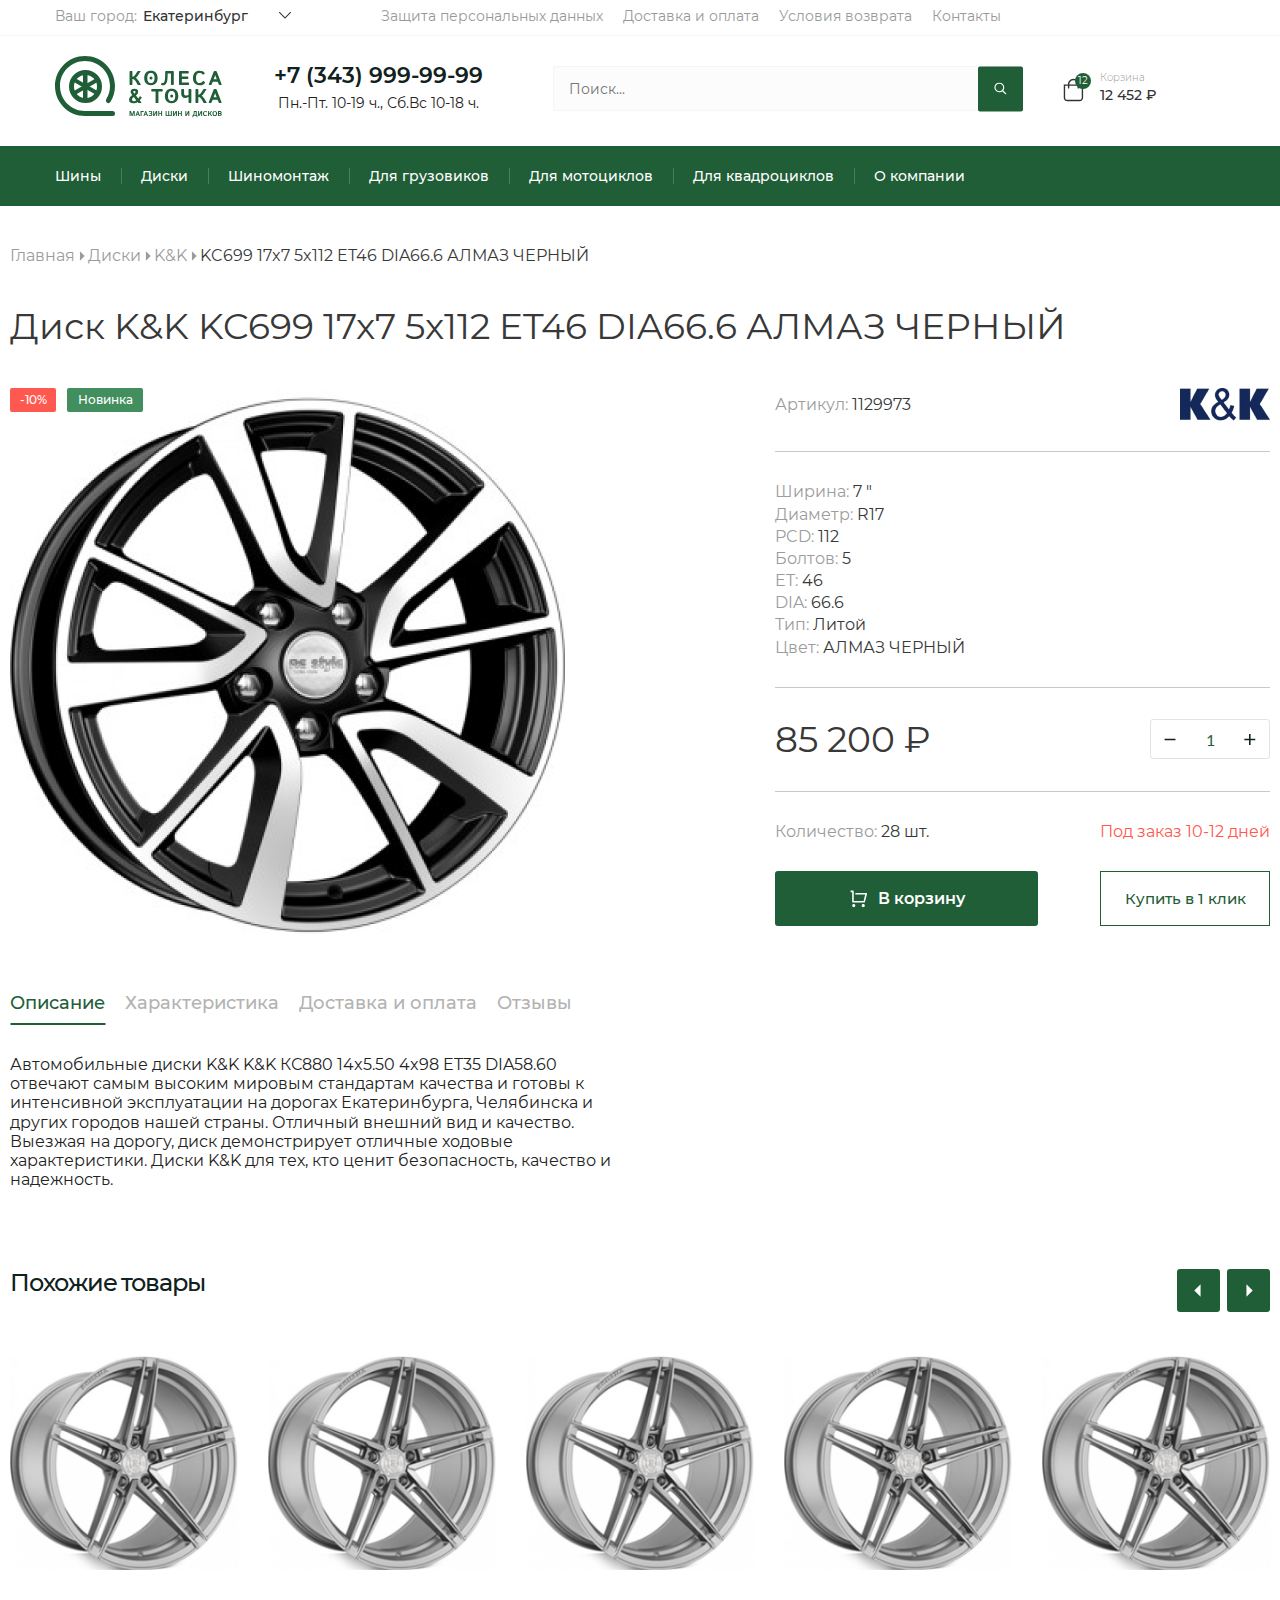
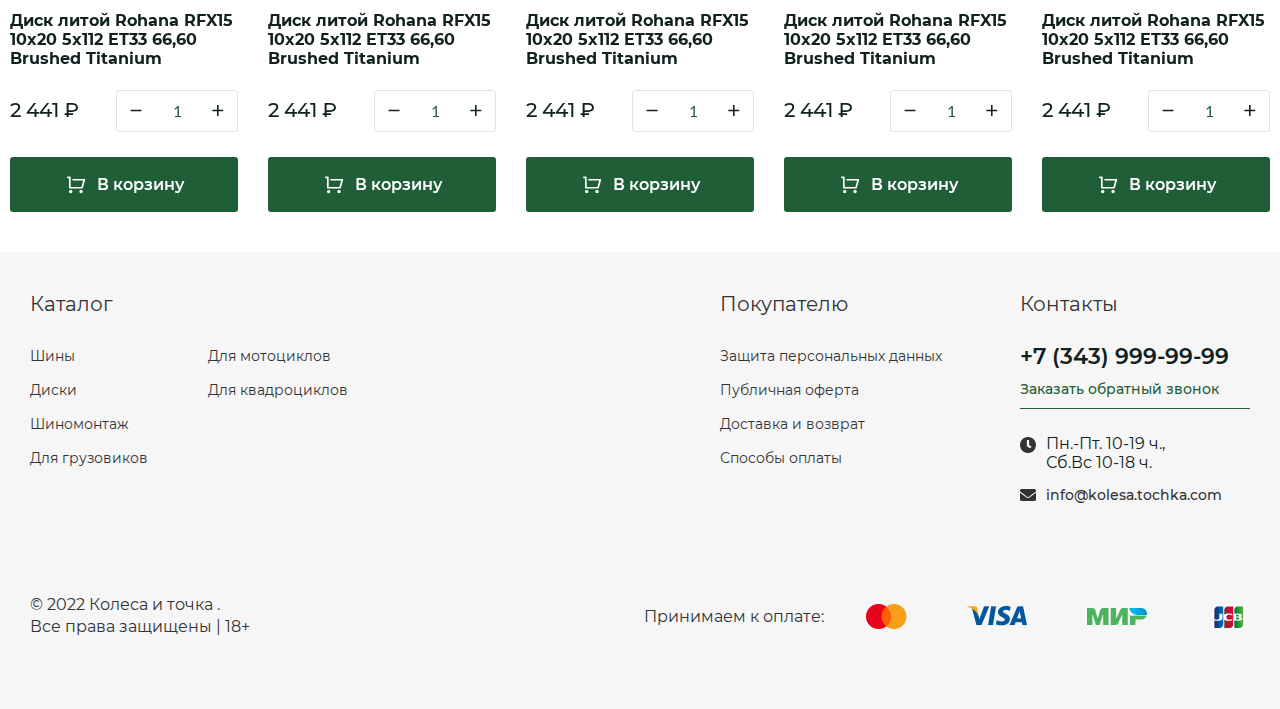
<file: product.html>
<!DOCTYPE html>
<html lang="en">

<head>
    <meta charset="UTF-8">
    <meta http-equiv="X-UA-Compatible" content="IE=edge">
    <meta name="viewport" content="width=device-width, initial-scale=1.0">
    <title>Document</title>
    <!-- <link rel="stylesheet" href="./libs/splide/dist/css/splide.min.css"> -->
    <link rel="stylesheet" href="./libs/swiper/swiper-bundle.min.css">
    <link rel="stylesheet" href="./css/styles.css">
    <script src="./js/index.js" defer></script>
</head>

<body>

    <header class="header">
        <div class="header__inner">

            <div class="header__wrapper">

                <div class="locationSelect-wrap">
                    <div class="locationSelect-title">Ваш город:</div>
                    <div class="locationSelect">
                        <div class="locationSelect__trigger">
                            <div class="locationSelect__trigger-text">Екатеринбург</div>
                            <div class="locationSelect__trigger-icon">
                                <svg width="13" height="7" viewBox="0 0 13 7" fill="none"
                                    xmlns="http://www.w3.org/2000/svg">
                                    <path
                                        d="M12.9055 0.353949C12.967 0.415364 12.9977 0.507487 12.9977 0.59961C12.9977 0.722441 12.967 0.783856 12.9055 0.845272L7.23559 6.50749C7.17409 6.5689 7.11259 6.59961 6.98959 6.59961C6.89734 6.59961 6.80509 6.5689 6.7436 6.50749L1.07369 0.845272C1.01219 0.783856 0.981445 0.722441 0.981445 0.59961C0.981445 0.507487 1.01219 0.415364 1.07369 0.353949L1.31969 0.108286C1.38119 0.0468707 1.47344 0.0161633 1.56568 0.0161633C1.68868 0.0161633 1.78093 0.0468707 1.84243 0.108286L6.98959 5.27918L12.1368 0.108286C12.229 0.0468707 12.3212 0.0161633 12.4135 0.0161633C12.5365 0.0161633 12.598 0.0468707 12.6595 0.108286L12.9055 0.353949Z"
                                        fill="#333333" />
                                </svg>
                            </div>
                        </div>
                        <div class="locationSelect__list">
                            <div class="searchForm-wrap">
                                <form class="searchForm">
                                    <div class="searchForm__inner">
                                        <div class="searchForm__input-wrap">
                                            <input class="searchForm__input" type="text" placeholder="Поиск...">
                                        </div>
                                        <div class="searchForm__button-wrap">
                                            <button class="searchForm__submitButton" type="submit">
                                                <svg width="13" height="12" viewBox="0 0 13 12" fill="none"
                                                    xmlns="http://www.w3.org/2000/svg">
                                                    <path fill-rule="evenodd" clip-rule="evenodd"
                                                        d="M12.2285 11.669L11.9803 11.8345C11.8975 11.9172 11.732 12 11.6492 12C11.5665 12 11.4837 12 11.4837 11.9172C11.4009 11.9172 11.4009 11.8345 11.3182 11.8345L8.42163 8.93793C8.33887 8.93793 8.33887 8.85517 8.33887 8.77241C7.92508 9.10345 7.51128 9.26897 7.09749 9.43448C6.51818 9.68276 5.93887 9.76552 5.2768 9.76552C4.36646 9.76552 3.53887 9.51724 2.79404 9.10345C2.04922 8.77241 1.46991 8.11034 1.05611 7.36552C0.642319 6.62069 0.394043 5.7931 0.394043 4.88276C0.394043 3.97241 0.642319 3.14483 1.05611 2.4C1.46991 1.73793 2.04922 1.07586 2.79404 0.662069C3.62163 0.248276 4.44922 0 5.2768 0C6.18715 0 7.01473 0.248276 7.75956 0.662069C8.50439 1.07586 9.0837 1.73793 9.58025 2.48276C9.99404 3.22759 10.2423 4.05517 10.2423 4.96552C10.2423 5.62759 10.1596 6.2069 9.91128 6.78621C9.74577 7.2 9.49749 7.61379 9.24922 8.02759C9.33197 8.02759 9.33197 8.11035 9.33197 8.11035L12.2285 11.0069C12.3113 11.0897 12.394 11.2552 12.394 11.3379C12.394 11.4207 12.394 11.5862 12.2285 11.669ZM5.2768 8.68966C5.93887 8.68966 6.60094 8.52414 7.18025 8.1931C7.75956 7.86207 8.17335 7.36552 8.58715 6.78621C8.91818 6.2069 9.0837 5.54483 9.0837 4.88276C9.0837 4.22069 8.91818 3.55862 8.58715 2.97931C8.25611 2.48276 7.75956 1.98621 7.18025 1.65517C6.60094 1.32414 6.02163 1.15862 5.2768 1.15862C4.61473 1.15862 3.95266 1.32414 3.37335 1.65517C2.79404 1.98621 2.38025 2.48276 2.04922 3.06207C1.71818 3.64138 1.55266 4.22069 1.55266 4.88276C1.55266 5.54483 1.71818 6.2069 2.04922 6.78621C2.38025 7.36552 2.8768 7.77931 3.45611 8.1931C3.95266 8.52414 4.61473 8.68966 5.2768 8.68966Z"
                                                        fill="white" />
                                                </svg>
                                            </button>
                                        </div>
                                    </div>
                                </form>
                            </div>
                            <div class="locationSelect__listItems" data-simplebar>
                                <div class="locationSelect__listItem ">Москва</div>
                                <div class="locationSelect__listItem">Санкт-Петербург</div>
                                <div class="locationSelect__listItem">Самара</div>
                                <div class="locationSelect__listItem">Екатеринбург</div>
                                <div class="locationSelect__listItem">Казань</div>
                                <div class="locationSelect__listItem">Уфа</div>
                                <div class="locationSelect__listItem">Пермь</div>
                                <div class="locationSelect__listItem">Екатеринбург</div>
                                <div class="locationSelect__listItem">Казань</div>
                                <div class="locationSelect__listItem">Уфа</div>
                                <div class="locationSelect__listItem">Пермь</div>
                                <div class="locationSelect__listItem">Екатеринбург</div>
                                <div class="locationSelect__listItem">Казань</div>
                                <div class="locationSelect__listItem">Уфа</div>
                                <div class="locationSelect__listItem">Пермь</div>
                            </div>
                        </div>
                    </div>
                </div>

                <div class="header__extraLinks">
                    <a class="header__extraLink" href="#">
                        Защита персональных данных
                    </a>
                    <a class="header__extraLink" href="#">
                        Доставка и оплата
                    </a>
                    <a class="header__extraLink" href="#">
                        Условия возврата
                    </a>
                    <a class="header__extraLink" href="#">
                        Контакты
                    </a>
                </div>

                <div class="callbackModal-btn">Заказать обратный звонок</div>

            </div>

            <div class="header__wrapper">

                <a class="logo" href="#">
                    <svg width="169" height="62" viewBox="0 0 169 62" fill="none" xmlns="http://www.w3.org/2000/svg">
                        <circle cx="30.5" cy="30.5" r="14" stroke="#1F5E37" stroke-width="5" />
                        <rect x="28" y="17" width="4.5" height="27" fill="#1F5E37" />
                        <rect x="28" y="60" width="5" height="32" rx="2.5" transform="rotate(-90 28 60)"
                            fill="#1F5E37" />
                        <rect x="18" y="25.4639" width="4" height="27" transform="rotate(-60 18 25.4639)"
                            fill="#1F5E37" />
                        <rect x="20" y="38.9639" width="4" height="27" transform="rotate(-120 20 38.9639)"
                            fill="#1F5E37" />
                        <path fill-rule="evenodd" clip-rule="evenodd"
                            d="M30 55C30.3283 55 30.6552 54.9937 30.9804 54.9811C30.9911 54.9807 31 54.9893 31 55V58.9835C31 59.5411 30.5576 60 30 60C13.4315 60 0 46.5685 0 30C0 13.4315 13.4315 0 30 0C46.5685 0 60 13.4315 60 30C60 35.9227 58.2837 41.4446 55.3213 46.0953C54.6379 47.1682 53.2181 47.4387 52.1286 46.782C50.858 46.0162 50.5516 44.3157 51.3272 43.051C53.6569 39.2521 55 34.7829 55 30C55 16.1929 43.8071 5 30 5C16.1929 5 5 16.1929 5 30C5 43.8071 16.1929 55 30 55Z"
                            fill="#1F5E37" />
                        <path
                            d="M75.2461 29C74.7904 29 74.5625 28.7559 74.5625 28.2676V15.7285C74.5625 15.2402 74.7904 14.9961 75.2461 14.9961H76.7305C77.1862 14.9961 77.4141 15.2402 77.4141 15.7285V20.6504H77.707C78.1432 20.6504 78.5924 20.4681 79.0547 20.1035C79.5169 19.7389 79.9206 19.2865 80.2656 18.7461L82.3164 15.5723C82.5638 15.1882 82.8568 14.9961 83.1953 14.9961H84.9238C85.5553 14.9961 85.679 15.276 85.2949 15.8359L82.668 19.6836C82.3424 20.1589 82.0202 20.556 81.7012 20.875C81.3887 21.194 80.9948 21.5098 80.5195 21.8223V21.832C81.0143 22.0208 81.4635 22.291 81.8672 22.6426C82.2708 22.9876 82.7135 23.5443 83.1953 24.3125L85.5977 28.1602C85.9492 28.7201 85.8255 29 85.2266 29H83.4004C83.0358 29 82.7428 28.8079 82.5215 28.4238L80.6758 25.25C80.3307 24.651 79.8913 24.1335 79.3574 23.6973C78.8301 23.2546 78.3288 23.0332 77.8535 23.0332H77.4141V28.2676C77.4141 28.7559 77.1862 29 76.7305 29H75.2461ZM89.2039 21.998C89.2039 19.752 89.7833 17.9681 90.9422 16.6465C92.101 15.3249 93.7547 14.6641 95.9031 14.6641C98.0516 14.6641 99.7052 15.3249 100.864 16.6465C102.023 17.9681 102.602 19.752 102.602 21.998C102.602 24.2441 102.023 26.028 100.864 27.3496C99.7052 28.6712 98.0516 29.332 95.9031 29.332C93.7547 29.332 92.101 28.6712 90.9422 27.3496C89.7833 26.028 89.2039 24.2441 89.2039 21.998ZM92.2508 21.998C92.2508 23.6257 92.5405 24.8724 93.1199 25.7383C93.7059 26.5977 94.6336 27.0273 95.9031 27.0273C97.1727 27.0273 98.0971 26.5977 98.6766 25.7383C99.2625 24.8724 99.5555 23.6257 99.5555 21.998C99.5555 20.3704 99.2625 19.127 98.6766 18.2676C98.0971 17.4017 97.1727 16.9688 95.9031 16.9688C94.6336 16.9688 93.7059 17.4017 93.1199 18.2676C92.5405 19.127 92.2508 20.3704 92.2508 21.998ZM106.423 29.0977C106.15 29.0065 106.052 28.7852 106.13 28.4336L106.384 27.3203C106.463 26.9753 106.668 26.8516 107 26.9492C107.182 27.0013 107.371 27.0273 107.566 27.0273C108.562 27.0273 109.249 26.3177 109.627 24.8984C110.004 23.4727 110.193 21.2917 110.193 18.3555V15.7285C110.193 15.2402 110.421 14.9961 110.877 14.9961H118.103C118.559 14.9961 118.787 15.2402 118.787 15.7285V28.2676C118.787 28.7559 118.559 29 118.103 29H116.619C116.163 29 115.935 28.7559 115.935 28.2676V17.418H112.634V18.9023C112.634 22.776 112.254 25.4844 111.492 27.0273C110.73 28.5638 109.496 29.332 107.791 29.332C107.361 29.332 106.905 29.2539 106.423 29.0977ZM124.678 29C124.222 29 123.995 28.7559 123.995 28.2676V15.7285C123.995 15.2402 124.222 14.9961 124.678 14.9961H133.057C133.545 14.9961 133.789 15.2077 133.789 15.6309V16.7832C133.789 17.2064 133.545 17.418 133.057 17.418H126.846V20.5234H132.539C133.028 20.5234 133.272 20.735 133.272 21.1582V22.3105C133.272 22.7337 133.028 22.9453 132.539 22.9453H126.846V26.5781H133.37C133.858 26.5781 134.102 26.7897 134.102 27.2129V28.3652C134.102 28.7884 133.858 29 133.37 29H124.678ZM137.972 21.998C137.972 19.752 138.542 17.9681 139.681 16.6465C140.82 15.3249 142.464 14.6641 144.613 14.6641C145.849 14.6641 146.898 14.8561 147.757 15.2402C148.616 15.6243 149.222 16.181 149.573 16.9102C149.808 17.3919 149.769 17.7174 149.456 17.8867L148.284 18.5117C147.874 18.7331 147.536 18.6094 147.269 18.1406C147.099 17.8411 146.784 17.571 146.321 17.3301C145.866 17.0892 145.329 16.9688 144.71 16.9688C143.343 16.9688 142.386 17.4017 141.839 18.2676C141.292 19.127 141.019 20.3704 141.019 21.998C141.019 23.6257 141.292 24.8724 141.839 25.7383C142.386 26.5977 143.343 27.0273 144.71 27.0273C145.446 27.0273 146.064 26.8613 146.566 26.5293C147.073 26.1973 147.425 25.8815 147.62 25.582C147.939 25.0938 148.278 24.9701 148.636 25.2109L149.808 25.9922C150.127 26.207 150.159 26.5326 149.905 26.9688C149.528 27.6198 148.88 28.1764 147.962 28.6387C147.044 29.1009 145.928 29.332 144.613 29.332C142.497 29.332 140.859 28.6712 139.7 27.3496C138.548 26.028 137.972 24.2441 137.972 21.998ZM154.303 29C153.834 29 153.681 28.7852 153.844 28.3555L158.629 15.7871C158.831 15.2598 159.137 14.9961 159.547 14.9961H160.914C161.324 14.9961 161.63 15.2598 161.832 15.7871L166.617 28.3555C166.78 28.7852 166.627 29 166.158 29H164.605C164.176 29 163.876 28.7754 163.707 28.3262L162.711 25.6992H157.75L156.754 28.3262C156.585 28.7754 156.285 29 155.855 29H154.303ZM158.658 23.2773H161.803L160.602 20.1719C160.458 19.8073 160.37 19.5436 160.338 19.3809C160.312 19.2116 160.283 18.9642 160.25 18.6387H160.211C160.178 18.9642 160.146 19.2116 160.113 19.3809C160.087 19.5436 160.003 19.8073 159.859 20.1719L158.658 23.2773ZM74.0938 43.9141C74.0938 42.9505 74.3379 42.1009 74.8262 41.3652C75.3145 40.6296 76.1478 39.8385 77.3262 38.9922C76.8639 38.4714 76.4668 37.9831 76.1348 37.5273C75.8027 37.0651 75.6367 36.4336 75.6367 35.6328C75.6367 34.8516 75.9427 34.1615 76.5547 33.5625C77.1732 32.9635 78.1888 32.6641 79.6016 32.6641C80.474 32.6641 81.2845 32.8854 82.0332 33.3281C82.7884 33.7708 83.166 34.5358 83.166 35.623C83.166 36.4303 82.9967 37.1204 82.6582 37.6934C82.3197 38.2598 81.7533 38.8424 80.959 39.4414L83.3027 42.5078C83.5957 42.2344 83.8626 41.9219 84.1035 41.5703C84.3444 41.2188 84.5072 40.9453 84.5918 40.75C84.7741 40.3268 85.0573 40.2292 85.4414 40.457L86.4766 41.082C86.6719 41.1862 86.6914 41.4303 86.5352 41.8145C86.3529 42.2637 86.1217 42.6901 85.8418 43.0938C85.5618 43.4974 85.1777 43.9108 84.6895 44.334L86.2129 46.3555C86.5384 46.7852 86.4375 47 85.9102 47H84.1035C83.6217 47 83.2409 46.8079 82.9609 46.4238L82.6094 45.9453C81.9583 46.4661 81.2845 46.8275 80.5879 47.0293C79.8913 47.2311 79.084 47.332 78.166 47.332C76.9876 47.332 76.0143 47.0586 75.2461 46.5117C74.4779 45.9648 74.0938 45.099 74.0938 43.9141ZM77.0234 43.7969C77.0234 44.2331 77.1764 44.5781 77.4824 44.832C77.7949 45.0794 78.1562 45.2031 78.5664 45.2031C79.1133 45.2031 79.5853 45.1315 79.9824 44.9883C80.3796 44.8451 80.806 44.5781 81.2617 44.1875L78.7617 40.9062C78.1367 41.4141 77.6908 41.8633 77.4238 42.2539C77.1569 42.6445 77.0234 43.1589 77.0234 43.7969ZM78.2734 35.7402C78.2734 36.196 78.3939 36.5671 78.6348 36.8535C78.8822 37.1335 79.1523 37.4199 79.4453 37.7129C79.8555 37.3418 80.1387 37.0586 80.2949 36.8633C80.4512 36.6615 80.5293 36.3457 80.5293 35.916C80.5293 35.5905 80.4251 35.3431 80.2168 35.1738C80.015 34.998 79.7383 34.9102 79.3867 34.9102C79.0156 34.9102 78.7357 35.0176 78.5469 35.2324C78.3646 35.4408 78.2734 35.61 78.2734 35.7402ZM96.9629 35.4961C96.4746 35.4961 96.2305 35.2845 96.2305 34.8613V33.6309C96.2305 33.2077 96.4746 32.9961 96.9629 32.9961H107.002C107.49 32.9961 107.734 33.2077 107.734 33.6309V34.8613C107.734 35.2845 107.49 35.4961 107.002 35.4961H103.408V46.4629C103.408 46.821 103.245 47 102.92 47H101.045C100.719 47 100.557 46.821 100.557 46.4629V35.4961H96.9629ZM109.906 39.998C109.906 37.752 110.486 35.9681 111.645 34.6465C112.803 33.3249 114.457 32.6641 116.605 32.6641C118.754 32.6641 120.408 33.3249 121.566 34.6465C122.725 35.9681 123.305 37.752 123.305 39.998C123.305 42.2441 122.725 44.028 121.566 45.3496C120.408 46.6712 118.754 47.332 116.605 47.332C114.457 47.332 112.803 46.6712 111.645 45.3496C110.486 44.028 109.906 42.2441 109.906 39.998ZM112.953 39.998C112.953 41.6257 113.243 42.8724 113.822 43.7383C114.408 44.5977 115.336 45.0273 116.605 45.0273C117.875 45.0273 118.799 44.5977 119.379 43.7383C119.965 42.8724 120.258 41.6257 120.258 39.998C120.258 38.3704 119.965 37.127 119.379 36.2676C118.799 35.4017 117.875 34.9688 116.605 34.9688C115.336 34.9688 114.408 35.4017 113.822 36.2676C113.243 37.127 112.953 38.3704 112.953 39.998ZM126.238 37.8984V33.7285C126.238 33.2402 126.466 32.9961 126.922 32.9961H128.406C128.862 32.9961 129.09 33.2402 129.09 33.7285V37.4297C129.09 38.224 129.233 38.7806 129.52 39.0996C129.806 39.4186 130.2 39.5781 130.701 39.5781C131.17 39.5781 131.609 39.5358 132.02 39.4512C132.436 39.3665 132.931 39.1908 133.504 38.9238V33.7285C133.504 33.2402 133.732 32.9961 134.188 32.9961H135.672C136.128 32.9961 136.355 33.2402 136.355 33.7285V46.2676C136.355 46.7559 136.128 47 135.672 47H134.188C133.732 47 133.504 46.7559 133.504 46.2676V42.2051C133.504 41.8145 133.52 41.4238 133.553 41.0332H133.484C133.016 41.2741 132.452 41.4759 131.795 41.6387C131.137 41.8014 130.532 41.8828 129.979 41.8828C128.839 41.8828 127.931 41.4857 127.254 40.6914C126.577 39.8971 126.238 38.9661 126.238 37.8984ZM141.164 47C140.708 47 140.48 46.7559 140.48 46.2676V33.7285C140.48 33.2402 140.708 32.9961 141.164 32.9961H142.648C143.104 32.9961 143.332 33.2402 143.332 33.7285V38.6504H143.625C144.061 38.6504 144.51 38.4681 144.973 38.1035C145.435 37.7389 145.839 37.2865 146.184 36.7461L148.234 33.5723C148.482 33.1882 148.775 32.9961 149.113 32.9961H150.842C151.473 32.9961 151.597 33.276 151.213 33.8359L148.586 37.6836C148.26 38.1589 147.938 38.556 147.619 38.875C147.307 39.194 146.913 39.5098 146.438 39.8223V39.832C146.932 40.0208 147.382 40.291 147.785 40.6426C148.189 40.9876 148.632 41.5443 149.113 42.3125L151.516 46.1602C151.867 46.7201 151.743 47 151.145 47H149.318C148.954 47 148.661 46.8079 148.439 46.4238L146.594 43.25C146.249 42.651 145.809 42.1335 145.275 41.6973C144.748 41.2546 144.247 41.0332 143.771 41.0332H143.332V46.2676C143.332 46.7559 143.104 47 142.648 47H141.164ZM154.205 47C153.736 47 153.583 46.7852 153.746 46.3555L158.531 33.7871C158.733 33.2598 159.039 32.9961 159.449 32.9961H160.816C161.227 32.9961 161.533 33.2598 161.734 33.7871L166.52 46.3555C166.682 46.7852 166.529 47 166.061 47H164.508C164.078 47 163.779 46.7754 163.609 46.3262L162.613 43.6992H157.652L156.656 46.3262C156.487 46.7754 156.188 47 155.758 47H154.205ZM158.561 41.2773H161.705L160.504 38.1719C160.361 37.8073 160.273 37.5436 160.24 37.3809C160.214 37.2116 160.185 36.9642 160.152 36.6387H160.113C160.081 36.9642 160.048 37.2116 160.016 37.3809C159.99 37.5436 159.905 37.8073 159.762 38.1719L158.561 41.2773Z"
                            fill="#1F5E37" />
                        <path
                            d="M74.7861 60C74.6266 60 74.5469 59.9146 74.5469 59.7437V55.355C74.5469 55.1841 74.6266 55.0986 74.7861 55.0986H75.7773C75.9095 55.0986 76.0041 55.1898 76.061 55.3721L76.9873 58.3696C77.0283 58.4995 77.0568 58.6066 77.0728 58.6909C77.0887 58.7729 77.1024 58.8709 77.1138 58.9849H77.1343C77.1457 58.8709 77.1593 58.7729 77.1753 58.6909C77.1912 58.6066 77.2197 58.4995 77.2607 58.3696L78.187 55.3721C78.244 55.1898 78.3385 55.0986 78.4707 55.0986H79.4619C79.6214 55.0986 79.7012 55.1841 79.7012 55.355V59.7437C79.7012 59.9146 79.6214 60 79.4619 60H78.9424C78.7829 60 78.7031 59.9146 78.7031 59.7437V56.9204C78.7031 56.7837 78.7088 56.647 78.7202 56.5103H78.6963L77.7085 59.7231C77.6515 59.9077 77.5535 60 77.4146 60H76.8335C76.6945 60 76.5965 59.9077 76.5396 59.7231L75.5518 56.5103H75.5278C75.5392 56.647 75.5449 56.7837 75.5449 56.9204V59.7437C75.5449 59.9146 75.4652 60 75.3057 60H74.7861ZM80.6411 60C80.4771 60 80.4235 59.9248 80.4805 59.7744L82.1553 55.3755C82.2259 55.1909 82.333 55.0986 82.4766 55.0986H82.9551C83.0986 55.0986 83.2057 55.1909 83.2764 55.3755L84.9512 59.7744C85.0081 59.9248 84.9546 60 84.7905 60H84.2471C84.0967 60 83.9919 59.9214 83.9326 59.7642L83.584 58.8447H81.8477L81.499 59.7642C81.4398 59.9214 81.335 60 81.1846 60H80.6411ZM82.1655 57.9971H83.2661L82.8457 56.9102C82.7956 56.7826 82.7648 56.6903 82.7534 56.6333C82.7443 56.5741 82.734 56.4875 82.7227 56.3735H82.709C82.6976 56.4875 82.6862 56.5741 82.6748 56.6333C82.6657 56.6903 82.6361 56.7826 82.5859 56.9102L82.1655 57.9971ZM85.7988 60C85.6393 60 85.5596 59.9146 85.5596 59.7437V55.355C85.5596 55.1841 85.6393 55.0986 85.7988 55.0986H88.4614C88.6323 55.0986 88.7178 55.1727 88.7178 55.3208V55.7241C88.7178 55.8722 88.6323 55.9463 88.4614 55.9463H86.5576V59.7437C86.5576 59.9146 86.4779 60 86.3184 60H85.7988ZM88.6323 60C88.4683 60 88.4147 59.9248 88.4717 59.7744L90.1465 55.3755C90.2171 55.1909 90.3242 55.0986 90.4678 55.0986H90.9463C91.0898 55.0986 91.1969 55.1909 91.2676 55.3755L92.9424 59.7744C92.9993 59.9248 92.9458 60 92.7817 60H92.2383C92.0879 60 91.9831 59.9214 91.9238 59.7642L91.5752 58.8447H89.8389L89.4902 59.7642C89.431 59.9214 89.3262 60 89.1758 60H88.6323ZM90.1567 57.9971H91.2573L90.8369 56.9102C90.7868 56.7826 90.756 56.6903 90.7446 56.6333C90.7355 56.5741 90.7253 56.4875 90.7139 56.3735H90.7002C90.6888 56.4875 90.6774 56.5741 90.666 56.6333C90.6569 56.6903 90.6273 56.7826 90.5771 56.9102L90.1567 57.9971ZM93.5679 59.4873C93.4539 59.3574 93.4437 59.2446 93.5371 59.1489L93.8652 58.8105C93.9609 58.7103 94.0863 58.7297 94.2412 58.8687C94.3506 58.9666 94.4907 59.0646 94.6616 59.1626C94.8325 59.2606 95.0581 59.3096 95.3384 59.3096C95.605 59.3096 95.8397 59.2606 96.0425 59.1626C96.2476 59.0646 96.3501 58.8721 96.3501 58.585C96.3501 58.2979 96.2646 58.0996 96.0938 57.9902C95.9251 57.8809 95.7007 57.8262 95.4204 57.8262H94.853C94.6821 57.8262 94.5967 57.7544 94.5967 57.6108V57.2417C94.5967 57.0936 94.6821 57.0195 94.853 57.0195H95.2769C95.6619 57.0195 95.9172 56.9591 96.0425 56.8384C96.1678 56.7176 96.2305 56.5615 96.2305 56.3701C96.2305 56.1719 96.1587 56.026 96.0151 55.9326C95.8739 55.8369 95.6483 55.7891 95.3384 55.7891C95.0991 55.7891 94.8895 55.8267 94.7095 55.9019C94.5317 55.9748 94.3984 56.0522 94.3096 56.1343C94.1615 56.2687 94.035 56.279 93.9302 56.165L93.6465 55.854C93.5394 55.7378 93.5542 55.6239 93.6909 55.5122C93.9347 55.3117 94.1911 55.1738 94.46 55.0986C94.7311 55.0212 95.0353 54.9824 95.3726 54.9824C95.9878 54.9824 96.4526 55.1009 96.7671 55.3379C97.0838 55.5749 97.2422 55.8848 97.2422 56.2676C97.2422 56.5957 97.1533 56.8475 96.9756 57.0229C96.8001 57.1961 96.5837 57.3146 96.3262 57.3784V57.3921C96.611 57.4217 96.8639 57.5493 97.085 57.7749C97.306 58.0005 97.4165 58.2899 97.4165 58.6431C97.4165 59.1034 97.2319 59.4645 96.8628 59.7266C96.4959 59.9863 95.9821 60.1162 95.3213 60.1162C94.8519 60.1162 94.485 60.0615 94.2207 59.9521C93.9587 59.8405 93.741 59.6855 93.5679 59.4873ZM98.418 60C98.2585 60 98.1787 59.9146 98.1787 59.7437V55.355C98.1787 55.1841 98.2585 55.0986 98.418 55.0986H98.9375C99.097 55.0986 99.1768 55.1841 99.1768 55.355V58.0518C99.1768 58.1885 99.1711 58.3252 99.1597 58.4619H99.1836L100.858 55.3379C100.945 55.1784 101.093 55.0986 101.303 55.0986H101.945C102.105 55.0986 102.185 55.1841 102.185 55.355V59.7437C102.185 59.9146 102.105 60 101.945 60H101.426C101.266 60 101.187 59.9146 101.187 59.7437V57.0469C101.187 56.9102 101.192 56.7734 101.204 56.6367H101.18L99.5049 59.7607C99.4183 59.9202 99.2702 60 99.0605 60H98.418ZM103.518 60C103.358 60 103.278 59.9146 103.278 59.7437V55.355C103.278 55.1841 103.358 55.0986 103.518 55.0986H104.037C104.197 55.0986 104.276 55.1841 104.276 55.355V57.0264H106.115V55.355C106.115 55.1841 106.195 55.0986 106.354 55.0986H106.874C107.034 55.0986 107.113 55.1841 107.113 55.355V59.7437C107.113 59.9146 107.034 60 106.874 60H106.354C106.195 60 106.115 59.9146 106.115 59.7437V57.874H104.276V59.7437C104.276 59.9146 104.197 60 104.037 60H103.518ZM110.839 60C110.679 60 110.6 59.9146 110.6 59.7437V55.355C110.6 55.1841 110.679 55.0986 110.839 55.0986H111.358C111.518 55.0986 111.598 55.1841 111.598 55.355V59.1523H113.211V55.355C113.211 55.1841 113.291 55.0986 113.45 55.0986H113.97C114.129 55.0986 114.209 55.1841 114.209 55.355V59.1523H115.822V55.355C115.822 55.1841 115.902 55.0986 116.062 55.0986H116.581C116.741 55.0986 116.82 55.1841 116.82 55.355V59.7437C116.82 59.9146 116.741 60 116.581 60H110.839ZM118.153 60C117.994 60 117.914 59.9146 117.914 59.7437V55.355C117.914 55.1841 117.994 55.0986 118.153 55.0986H118.673C118.832 55.0986 118.912 55.1841 118.912 55.355V58.0518C118.912 58.1885 118.906 58.3252 118.895 58.4619H118.919L120.594 55.3379C120.68 55.1784 120.828 55.0986 121.038 55.0986H121.681C121.84 55.0986 121.92 55.1841 121.92 55.355V59.7437C121.92 59.9146 121.84 60 121.681 60H121.161C121.002 60 120.922 59.9146 120.922 59.7437V57.0469C120.922 56.9102 120.928 56.7734 120.939 56.6367H120.915L119.24 59.7607C119.154 59.9202 119.006 60 118.796 60H118.153ZM123.253 60C123.093 60 123.014 59.9146 123.014 59.7437V55.355C123.014 55.1841 123.093 55.0986 123.253 55.0986H123.772C123.932 55.0986 124.012 55.1841 124.012 55.355V57.0264H125.851V55.355C125.851 55.1841 125.93 55.0986 126.09 55.0986H126.609C126.769 55.0986 126.849 55.1841 126.849 55.355V59.7437C126.849 59.9146 126.769 60 126.609 60H126.09C125.93 60 125.851 59.9146 125.851 59.7437V57.874H124.012V59.7437C124.012 59.9146 123.932 60 123.772 60H123.253ZM130.574 60C130.415 60 130.335 59.9146 130.335 59.7437V55.355C130.335 55.1841 130.415 55.0986 130.574 55.0986H131.094C131.253 55.0986 131.333 55.1841 131.333 55.355V58.0518C131.333 58.1885 131.327 58.3252 131.316 58.4619H131.34L133.015 55.3379C133.101 55.1784 133.249 55.0986 133.459 55.0986H134.102C134.261 55.0986 134.341 55.1841 134.341 55.355V59.7437C134.341 59.9146 134.261 60 134.102 60H133.582C133.423 60 133.343 59.9146 133.343 59.7437V57.0469C133.343 56.9102 133.348 56.7734 133.36 56.6367H133.336L131.661 59.7607C131.575 59.9202 131.426 60 131.217 60H130.574ZM137.69 61.2646C137.554 61.2646 137.485 61.1849 137.485 61.0254V59.4087C137.485 59.2378 137.588 59.1523 137.793 59.1523H137.94C138.238 58.8424 138.442 58.4984 138.552 58.1201C138.661 57.7419 138.716 57.1152 138.716 56.2402V55.355C138.716 55.1841 138.796 55.0986 138.955 55.0986H141.484C141.644 55.0986 141.724 55.1841 141.724 55.355V59.1523H142.065C142.271 59.1523 142.373 59.2378 142.373 59.4087V61.0254C142.373 61.1849 142.305 61.2646 142.168 61.2646H141.724C141.587 61.2646 141.519 61.1849 141.519 61.0254V60H138.34V61.0254C138.34 61.1849 138.271 61.2646 138.135 61.2646H137.69ZM138.952 59.1523H140.726V55.9463H139.57V56.4316C139.57 57.2428 139.512 57.8672 139.396 58.3047C139.28 58.7422 139.132 59.0247 138.952 59.1523ZM143.364 60C143.205 60 143.125 59.9146 143.125 59.7437V55.355C143.125 55.1841 143.205 55.0986 143.364 55.0986H143.884C144.043 55.0986 144.123 55.1841 144.123 55.355V58.0518C144.123 58.1885 144.117 58.3252 144.106 58.4619H144.13L145.805 55.3379C145.891 55.1784 146.039 55.0986 146.249 55.0986H146.892C147.051 55.0986 147.131 55.1841 147.131 55.355V59.7437C147.131 59.9146 147.051 60 146.892 60H146.372C146.213 60 146.133 59.9146 146.133 59.7437V57.0469C146.133 56.9102 146.139 56.7734 146.15 56.6367H146.126L144.451 59.7607C144.365 59.9202 144.216 60 144.007 60H143.364ZM147.972 57.5493C147.972 56.7632 148.171 56.1388 148.57 55.6763C148.969 55.2137 149.544 54.9824 150.296 54.9824C150.729 54.9824 151.096 55.0496 151.396 55.1841C151.697 55.3185 151.909 55.5133 152.032 55.7686C152.114 55.9372 152.101 56.0511 151.991 56.1104L151.581 56.3291C151.438 56.4066 151.319 56.3633 151.226 56.1992C151.166 56.0944 151.056 55.9998 150.894 55.9155C150.735 55.8312 150.547 55.7891 150.33 55.7891C149.852 55.7891 149.517 55.9406 149.325 56.2437C149.134 56.5444 149.038 56.9797 149.038 57.5493C149.038 58.119 149.134 58.5553 149.325 58.8584C149.517 59.1592 149.852 59.3096 150.33 59.3096C150.588 59.3096 150.804 59.2515 150.979 59.1353C151.157 59.019 151.28 58.9085 151.349 58.8037C151.46 58.6328 151.579 58.5895 151.704 58.6738L152.114 58.9473C152.226 59.0225 152.237 59.1364 152.148 59.2891C152.016 59.5169 151.79 59.7118 151.468 59.8735C151.147 60.0353 150.756 60.1162 150.296 60.1162C149.555 60.1162 148.982 59.8849 148.577 59.4224C148.173 58.9598 147.972 58.3354 147.972 57.5493ZM153.311 60C153.151 60 153.071 59.9146 153.071 59.7437V55.355C153.071 55.1841 153.151 55.0986 153.311 55.0986H153.83C153.99 55.0986 154.069 55.1841 154.069 55.355V57.0776H154.172C154.325 57.0776 154.482 57.0138 154.644 56.8862C154.805 56.7586 154.947 56.6003 155.067 56.4111L155.785 55.3003C155.872 55.1659 155.974 55.0986 156.093 55.0986H156.698C156.919 55.0986 156.962 55.1966 156.828 55.3926L155.908 56.7393C155.794 56.9056 155.681 57.0446 155.57 57.1562C155.46 57.2679 155.323 57.3784 155.156 57.4878V57.4912C155.329 57.5573 155.487 57.6519 155.628 57.7749C155.769 57.8957 155.924 58.0905 156.093 58.3594L156.934 59.7061C157.057 59.902 157.013 60 156.804 60H156.165C156.037 60 155.934 59.9328 155.857 59.7983L155.211 58.6875C155.09 58.4779 154.936 58.2967 154.75 58.144C154.565 57.9891 154.389 57.9116 154.223 57.9116H154.069V59.7437C154.069 59.9146 153.99 60 153.83 60H153.311ZM157.426 57.5493C157.426 56.7632 157.629 56.1388 158.034 55.6763C158.44 55.2137 159.019 54.9824 159.771 54.9824C160.522 54.9824 161.101 55.2137 161.507 55.6763C161.912 56.1388 162.115 56.7632 162.115 57.5493C162.115 58.3354 161.912 58.9598 161.507 59.4224C161.101 59.8849 160.522 60.1162 159.771 60.1162C159.019 60.1162 158.44 59.8849 158.034 59.4224C157.629 58.9598 157.426 58.3354 157.426 57.5493ZM158.492 57.5493C158.492 58.119 158.594 58.5553 158.796 58.8584C159.001 59.1592 159.326 59.3096 159.771 59.3096C160.215 59.3096 160.538 59.1592 160.741 58.8584C160.946 58.5553 161.049 58.119 161.049 57.5493C161.049 56.9797 160.946 56.5444 160.741 56.2437C160.538 55.9406 160.215 55.7891 159.771 55.7891C159.326 55.7891 159.001 55.9406 158.796 56.2437C158.594 56.5444 158.492 56.9797 158.492 57.5493ZM163.229 60C163.047 60 162.956 59.9146 162.956 59.7437V55.355C162.956 55.1841 163.047 55.0986 163.229 55.0986H164.392C165.267 55.0986 165.857 55.2069 166.162 55.4233C166.47 55.6375 166.624 55.9679 166.624 56.4146C166.624 56.7267 166.508 56.9683 166.278 57.1392C166.05 57.3101 165.829 57.4092 165.615 57.4365V57.4468C165.823 57.4604 166.066 57.5653 166.347 57.7612C166.627 57.9572 166.767 58.234 166.767 58.5918C166.767 59.0111 166.596 59.3506 166.254 59.6104C165.913 59.8701 165.349 60 164.562 60H163.229ZM163.954 59.166H164.453C164.936 59.166 165.264 59.1239 165.438 59.0396C165.613 58.9552 165.701 58.7843 165.701 58.5269C165.701 58.2853 165.599 58.119 165.396 58.0278C165.196 57.9344 164.882 57.8877 164.453 57.8877H163.954V59.166ZM163.954 57.0811H164.402C164.696 57.0811 164.97 57.0298 165.226 56.9272C165.483 56.8247 165.612 56.6652 165.612 56.4487C165.612 56.2801 165.54 56.1525 165.396 56.0659C165.255 55.9771 164.924 55.9326 164.402 55.9326H163.954V57.0811Z"
                            fill="#1F5E37" />
                        <circle cx="116.7" cy="40" r="1.5" fill="#1F5E37" />
                        <circle cx="96" cy="22" r="1.5" fill="#1F5E37" />
                    </svg>
                </a>

                <div class="header__info">
                    <a class="header__info-phone phone-number" href="tel:">+7 (343) 999-99-99</a>
                    <div class="header__info-workingDays">
                        Пн.-Пт. 10-19 ч., Сб.Вс 10-18 ч.
                    </div>
                </div>

                <div class="searchForm-wrap">
                    <form class="searchForm">
                        <div class="searchForm__inner">
                            <div class="searchForm__input-wrap">
                                <input class="searchForm__input" type="text" placeholder="Поиск...">
                            </div>
                            <div class="searchForm__button-wrap">
                                <button class="searchForm__submitButton" type="submit">
                                    <svg width="13" height="12" viewBox="0 0 13 12" fill="none"
                                        xmlns="http://www.w3.org/2000/svg">
                                        <path fill-rule="evenodd" clip-rule="evenodd"
                                            d="M12.2285 11.669L11.9803 11.8345C11.8975 11.9172 11.732 12 11.6492 12C11.5665 12 11.4837 12 11.4837 11.9172C11.4009 11.9172 11.4009 11.8345 11.3182 11.8345L8.42163 8.93793C8.33887 8.93793 8.33887 8.85517 8.33887 8.77241C7.92508 9.10345 7.51128 9.26897 7.09749 9.43448C6.51818 9.68276 5.93887 9.76552 5.2768 9.76552C4.36646 9.76552 3.53887 9.51724 2.79404 9.10345C2.04922 8.77241 1.46991 8.11034 1.05611 7.36552C0.642319 6.62069 0.394043 5.7931 0.394043 4.88276C0.394043 3.97241 0.642319 3.14483 1.05611 2.4C1.46991 1.73793 2.04922 1.07586 2.79404 0.662069C3.62163 0.248276 4.44922 0 5.2768 0C6.18715 0 7.01473 0.248276 7.75956 0.662069C8.50439 1.07586 9.0837 1.73793 9.58025 2.48276C9.99404 3.22759 10.2423 4.05517 10.2423 4.96552C10.2423 5.62759 10.1596 6.2069 9.91128 6.78621C9.74577 7.2 9.49749 7.61379 9.24922 8.02759C9.33197 8.02759 9.33197 8.11035 9.33197 8.11035L12.2285 11.0069C12.3113 11.0897 12.394 11.2552 12.394 11.3379C12.394 11.4207 12.394 11.5862 12.2285 11.669ZM5.2768 8.68966C5.93887 8.68966 6.60094 8.52414 7.18025 8.1931C7.75956 7.86207 8.17335 7.36552 8.58715 6.78621C8.91818 6.2069 9.0837 5.54483 9.0837 4.88276C9.0837 4.22069 8.91818 3.55862 8.58715 2.97931C8.25611 2.48276 7.75956 1.98621 7.18025 1.65517C6.60094 1.32414 6.02163 1.15862 5.2768 1.15862C4.61473 1.15862 3.95266 1.32414 3.37335 1.65517C2.79404 1.98621 2.38025 2.48276 2.04922 3.06207C1.71818 3.64138 1.55266 4.22069 1.55266 4.88276C1.55266 5.54483 1.71818 6.2069 2.04922 6.78621C2.38025 7.36552 2.8768 7.77931 3.45611 8.1931C3.95266 8.52414 4.61473 8.68966 5.2768 8.68966Z"
                                            fill="white" />
                                    </svg>
                                </button>
                            </div>
                        </div>
                    </form>
                </div>

                <a class="header__cart" href="#">
                    <div class="header__cart-iconWrap">
                        <div class="header__cart-icon">
                            <svg width="21" height="24" viewBox="0 0 21 24" fill="none"
                                xmlns="http://www.w3.org/2000/svg">
                                <path
                                    d="M15.9719 6.3998H20.1209V19.6998C20.1209 20.6623 19.7751 21.4936 19.0836 22.1936C18.3921 22.8936 17.6142 23.1998 16.6634 23.1998H4.2167C3.26591 23.1998 2.44477 22.8936 1.75329 22.1936C1.0618 21.4936 0.759277 20.6623 0.759277 19.6998V6.3998H4.90819C4.90819 5.39355 5.12428 4.4748 5.64289 3.5998C6.11829 2.7248 6.76655 2.06855 7.63091 1.54355C8.49527 1.0623 9.40284 0.799805 10.4401 0.799805C11.4341 0.799805 12.3417 1.0623 13.206 1.54355C14.0704 2.06855 14.7186 2.7248 15.2372 3.5998C15.7126 4.4748 15.9719 5.39355 15.9719 6.3998ZM10.4401 2.1998C9.27319 2.1998 8.27918 2.6373 7.50126 3.4248C6.68012 4.25605 6.29116 5.2623 6.29116 6.3998H14.589C14.589 5.2623 14.1568 4.25605 13.3789 3.4248C12.5577 2.6373 11.5637 2.1998 10.4401 2.1998ZM18.7379 19.6998V7.7998H15.9719V9.89981C15.9719 10.1186 15.8855 10.2936 15.7559 10.4248C15.6262 10.5561 15.4533 10.5998 15.2805 10.5998C15.0644 10.5998 14.8915 10.5561 14.7618 10.4248C14.6322 10.2936 14.589 10.1186 14.589 9.89981V7.7998H6.29116V9.89981C6.29116 10.1186 6.20472 10.2936 6.07507 10.4248C5.94541 10.5561 5.77254 10.5998 5.59967 10.5998C5.38358 10.5998 5.21071 10.5561 5.08106 10.4248C4.95141 10.2936 4.90819 10.1186 4.90819 9.89981V7.7998H2.14225V19.6998C2.14225 20.3123 2.31512 20.7936 2.7473 21.1873C3.13626 21.6248 3.61165 21.7998 4.2167 21.7998H16.6634C17.2253 21.7998 17.7007 21.6248 18.1328 21.1873C18.5218 20.7936 18.7379 20.3123 18.7379 19.6998Z"
                                    fill="#333333" />
                            </svg>
                        </div>
                        <div class="header__cart-counter">12</div>
                    </div>
                    <div class="header__car-tinfo">
                        <div class="header__cartTitle">Корзина</div>
                        <div class="header__cartTotal">12 452 ₽</div>
                    </div>
                </a>

            </div>

            <div class="header__wrapper">

                <nav class="menu">
                    <ul class="menu__list">
                        <li class="menu__list-item">
                            <a class="menu__list-link" href="#">Шины</a>
                        </li>
                        <li class="menu__list-item">
                            <a class="menu__list-link" href="#">Диски</a>
                            <ul class="submenu__list">
                                <li class="submenu__listItem">
                                    <a class="submenu__listLink" href="#">Каталог дисков</a>
                                </li>
                                <li class="submenu__listItem">
                                    <a class="submenu__listLink" href="#">Подбор по размерам</a>
                                </li>
                                <li class="submenu__listItem">
                                    <a class="submenu__listLink" href="#">Цвета дисков</a>
                                </li>
                                <li class="submenu__listItem">
                                    <a class="submenu__listLink" href="#">Размеры дисков</a>
                                </li>
                                <li class="submenu__listItem">
                                    <a class="submenu__listLink" href="#">Покраска дисков</a>
                                </li>
                                <li class="submenu__listItem">
                                    <a class="submenu__listLink" href="#">Секретки</a>
                                </li>
                            </ul>
                        </li>
                        <li class="menu__list-item">
                            <a class="menu__list-link" href="#">Шиномонтаж</a>
                        </li>
                        <li class="menu__list-item">
                            <a class="menu__list-link" href="#">Для грузовиков</a>
                        </li>
                        <li class="menu__list-item">
                            <a class="menu__list-link" href="#">Для мотоциклов</a>
                        </li>
                        <li class="menu__list-item">
                            <a class="menu__list-link" href="#">Для квадроциклов</a>
                        </li>
                        <li class="menu__list-item">
                            <a class="menu__list-link" href="#">О компании</a>
                        </li>
                    </ul>
                </nav>


                <div class="burgerMenuButton">
                    <svg width="24" height="24" viewBox="0 0 24 24" fill="none" xmlns="http://www.w3.org/2000/svg">
                        <path d="M4 18L14 18" stroke="white" stroke-width="2" stroke-linecap="round"
                            stroke-linejoin="round" />
                        <path d="M4 12L20 12" stroke="white" stroke-width="2" stroke-linecap="round"
                            stroke-linejoin="round" />
                        <path d="M4 6L10 6" stroke="white" stroke-width="2" stroke-linecap="round"
                            stroke-linejoin="round" />
                    </svg>

                </div>

            </div>

        </div>
    </header>

    <div class="burgerMenu">
        <div class="burgerMenu__container">

            <div class="burgerMenu__top">
                <div class="locationSelect-wrap">
                    <div class="locationSelect-title">Ваш город:</div>
                    <div class="locationSelect">
                        <div class="locationSelect__trigger">
                            <div class="locationSelect__trigger-text">Екатеринбург</div>
                            <div class="locationSelect__trigger-icon">
                                <svg width="13" height="7" viewBox="0 0 13 7" fill="none"
                                    xmlns="http://www.w3.org/2000/svg">
                                    <path
                                        d="M12.9055 0.353949C12.967 0.415364 12.9977 0.507487 12.9977 0.59961C12.9977 0.722441 12.967 0.783856 12.9055 0.845272L7.23559 6.50749C7.17409 6.5689 7.11259 6.59961 6.98959 6.59961C6.89734 6.59961 6.80509 6.5689 6.7436 6.50749L1.07369 0.845272C1.01219 0.783856 0.981445 0.722441 0.981445 0.59961C0.981445 0.507487 1.01219 0.415364 1.07369 0.353949L1.31969 0.108286C1.38119 0.0468707 1.47344 0.0161633 1.56568 0.0161633C1.68868 0.0161633 1.78093 0.0468707 1.84243 0.108286L6.98959 5.27918L12.1368 0.108286C12.229 0.0468707 12.3212 0.0161633 12.4135 0.0161633C12.5365 0.0161633 12.598 0.0468707 12.6595 0.108286L12.9055 0.353949Z"
                                        fill="#333333" />
                                </svg>
                            </div>
                        </div>
                        <div class="locationSelect__list"></div>
                    </div>
                </div>
                <div class="burgerMenu__closeButton">
                    <svg width="24" height="24" viewBox="0 0 24 24" fill="none" xmlns="http://www.w3.org/2000/svg">
                        <g clip-path="url(#clip0_443_9021)">
                            <path
                                d="M12.0002 10.5862L16.9502 5.63623L18.3642 7.05023L13.4142 12.0002L18.3642 16.9502L16.9502 18.3642L12.0002 13.4142L7.05023 18.3642L5.63623 16.9502L10.5862 12.0002L5.63623 7.05023L7.05023 5.63623L12.0002 10.5862Z"
                                fill="white" />
                        </g>
                        <defs>
                            <clipPath id="clip0_443_9021">
                                <rect width="24" height="24" fill="white" />
                            </clipPath>
                        </defs>
                    </svg>
                </div>
            </div>

            <div class="burgerMenu__links">

                <div class="burgerMenu__linkWrap">
                    <div class="burgerMenu__linkButton">
                        <a class="burgerMenu__link" href="#">Шины</a>
                        <div class="burgerMenu__linkIcon">
                            <svg width="19" height="19" viewBox="0 0 19 19" fill="none"
                                xmlns="http://www.w3.org/2000/svg">
                                <g clip-path="url(#clip0_443_9039)">
                                    <path d="M12.6665 9.5L7.91651 14.25L7.91651 4.75L12.6665 9.5Z" fill="white" />
                                </g>
                                <defs>
                                    <clipPath id="clip0_443_9039">
                                        <rect width="19" height="19" fill="white"
                                            transform="translate(19 19) rotate(180)" />
                                    </clipPath>
                                </defs>
                            </svg>
                        </div>
                    </div>
                </div>

                <div class="burgerMenu__linkWrap">
                    <div class="burgerMenu__linkButton">
                        <a class="burgerMenu__link" href="#">Диски</a>
                        <div class="burgerMenu__linkIcon">
                            <svg width="19" height="19" viewBox="0 0 19 19" fill="none"
                                xmlns="http://www.w3.org/2000/svg">
                                <g clip-path="url(#clip0_443_9039)">
                                    <path d="M12.6665 9.5L7.91651 14.25L7.91651 4.75L12.6665 9.5Z" fill="white" />
                                </g>
                                <defs>
                                    <clipPath id="clip0_443_9039">
                                        <rect width="19" height="19" fill="white"
                                            transform="translate(19 19) rotate(180)" />
                                    </clipPath>
                                </defs>
                            </svg>
                        </div>
                    </div>
                    <div class="burgerMenu__list">
                        <div class="burgerMenu__listItem">
                            <a class="burgerMenu__listLink" href="#">Каталог шин</a>
                        </div>
                        <div class="burgerMenu__listItem">
                            <a class="burgerMenu__listLink" href="#">Подбор по размерам</a>
                        </div>
                        <div class="burgerMenu__listItem">
                            <a class="burgerMenu__listLink" href="#">Шинный калькулятор</a>
                        </div>
                        <div class="burgerMenu__listItem">
                            <a class="burgerMenu__listLink" href="#">Все размеры летних шин</a>
                        </div>
                        <div class="burgerMenu__listItem">
                            <a class="burgerMenu__listLink" href="#">Все размеры зимних шин</a>
                        </div>
                        <div class="burgerMenu__listItem">
                            <a class="burgerMenu__listLink" href="#">Датчики давления в шинах</a>
                        </div>
                    </div>
                </div>

                <div class="burgerMenu__linkWrap">
                    <div class="burgerMenu__linkButton">
                        <a class="burgerMenu__link" href="#">Шиномонтаж</a>
                        <div class="burgerMenu__linkIcon">
                            <svg width="19" height="19" viewBox="0 0 19 19" fill="none"
                                xmlns="http://www.w3.org/2000/svg">
                                <g clip-path="url(#clip0_443_9039)">
                                    <path d="M12.6665 9.5L7.91651 14.25L7.91651 4.75L12.6665 9.5Z" fill="white" />
                                </g>
                                <defs>
                                    <clipPath id="clip0_443_9039">
                                        <rect width="19" height="19" fill="white"
                                            transform="translate(19 19) rotate(180)" />
                                    </clipPath>
                                </defs>
                            </svg>
                        </div>
                    </div>
                </div>

                <div class="burgerMenu__linkWrap">
                    <div class="burgerMenu__linkButton">
                        <a class="burgerMenu__link" href="#">Для грузовиков</a>
                        <div class="burgerMenu__linkIcon">
                            <svg width="19" height="19" viewBox="0 0 19 19" fill="none"
                                xmlns="http://www.w3.org/2000/svg">
                                <g clip-path="url(#clip0_443_9039)">
                                    <path d="M12.6665 9.5L7.91651 14.25L7.91651 4.75L12.6665 9.5Z" fill="white" />
                                </g>
                                <defs>
                                    <clipPath id="clip0_443_9039">
                                        <rect width="19" height="19" fill="white"
                                            transform="translate(19 19) rotate(180)" />
                                    </clipPath>
                                </defs>
                            </svg>
                        </div>
                    </div>
                </div>

                <div class="burgerMenu__linkWrap">
                    <div class="burgerMenu__linkButton">
                        <a class="burgerMenu__link" href="#">Для мотоциклов</a>
                        <div class="burgerMenu__linkIcon">
                            <svg width="19" height="19" viewBox="0 0 19 19" fill="none"
                                xmlns="http://www.w3.org/2000/svg">
                                <g clip-path="url(#clip0_443_9039)">
                                    <path d="M12.6665 9.5L7.91651 14.25L7.91651 4.75L12.6665 9.5Z" fill="white" />
                                </g>
                                <defs>
                                    <clipPath id="clip0_443_9039">
                                        <rect width="19" height="19" fill="white"
                                            transform="translate(19 19) rotate(180)" />
                                    </clipPath>
                                </defs>
                            </svg>
                        </div>
                    </div>
                </div>

                <div class="burgerMenu__linkWrap">
                    <div class="burgerMenu__linkButton">
                        <a class="burgerMenu__link" href="#">Для квадрочиклов</a>
                        <div class="burgerMenu__linkIcon">
                            <svg width="19" height="19" viewBox="0 0 19 19" fill="none"
                                xmlns="http://www.w3.org/2000/svg">
                                <g clip-path="url(#clip0_443_9039)">
                                    <path d="M12.6665 9.5L7.91651 14.25L7.91651 4.75L12.6665 9.5Z" fill="white" />
                                </g>
                                <defs>
                                    <clipPath id="clip0_443_9039">
                                        <rect width="19" height="19" fill="white"
                                            transform="translate(19 19) rotate(180)" />
                                    </clipPath>
                                </defs>
                            </svg>
                        </div>
                    </div>
                </div>

                <div class="burgerMenu__linkWrap">
                    <div class="burgerMenu__linkButton">
                        <a class="burgerMenu__link" href="#">О компании</a>
                        <div class="burgerMenu__linkIcon">
                            <svg width="19" height="19" viewBox="0 0 19 19" fill="none"
                                xmlns="http://www.w3.org/2000/svg">
                                <g clip-path="url(#clip0_443_9039)">
                                    <path d="M12.6665 9.5L7.91651 14.25L7.91651 4.75L12.6665 9.5Z" fill="white" />
                                </g>
                                <defs>
                                    <clipPath id="clip0_443_9039">
                                        <rect width="19" height="19" fill="white"
                                            transform="translate(19 19) rotate(180)" />
                                    </clipPath>
                                </defs>
                            </svg>
                        </div>
                    </div>
                </div>

            </div>

            <div class="burgerMenu__searchFormWrap">
                <form class="burgerMenu__searchForm">
                    <div class="burgerMenu__searchForm-inner">

                        <div class="burgerMenu__formInputWrap">
                            <input class="burgerMenu__formInput" type="text" placeholder="Поиск...">
                        </div>

                        <div class="burgerMenu__formSubmitButton">
                            <button type="submit">
                                <svg width="16" height="16" viewBox="0 0 16 16" fill="none"
                                    xmlns="http://www.w3.org/2000/svg">
                                    <path fill-rule="evenodd" clip-rule="evenodd"
                                        d="M13.8345 13.669L13.5862 13.8345C13.5034 13.9172 13.3379 14 13.2552 14C13.1724 14 13.0897 14 13.0897 13.9172C13.0069 13.9172 13.0069 13.8345 12.9241 13.8345L10.0276 10.9379C9.94483 10.9379 9.94483 10.8552 9.94483 10.7724C9.53103 11.1034 9.11724 11.269 8.70345 11.4345C8.12414 11.6828 7.54483 11.7655 6.88276 11.7655C5.97241 11.7655 5.14483 11.5172 4.4 11.1034C3.65517 10.7724 3.07586 10.1103 2.66207 9.36552C2.24828 8.62069 2 7.7931 2 6.88276C2 5.97241 2.24828 5.14483 2.66207 4.4C3.07586 3.73793 3.65517 3.07586 4.4 2.66207C5.22759 2.24828 6.05517 2 6.88276 2C7.7931 2 8.62069 2.24828 9.36552 2.66207C10.1103 3.07586 10.6897 3.73793 11.1862 4.48276C11.6 5.22759 11.8483 6.05517 11.8483 6.96552C11.8483 7.62759 11.7655 8.2069 11.5172 8.78621C11.3517 9.2 11.1034 9.61379 10.8552 10.0276C10.9379 10.0276 10.9379 10.1103 10.9379 10.1103L13.8345 13.0069C13.9172 13.0897 14 13.2552 14 13.3379C14 13.4207 14 13.5862 13.8345 13.669ZM6.88276 10.6897C7.54483 10.6897 8.2069 10.5241 8.78621 10.1931C9.36552 9.86207 9.77931 9.36552 10.1931 8.78621C10.5241 8.2069 10.6897 7.54483 10.6897 6.88276C10.6897 6.22069 10.5241 5.55862 10.1931 4.97931C9.86207 4.48276 9.36552 3.98621 8.78621 3.65517C8.2069 3.32414 7.62759 3.15862 6.88276 3.15862C6.22069 3.15862 5.55862 3.32414 4.97931 3.65517C4.4 3.98621 3.98621 4.48276 3.65517 5.06207C3.32414 5.64138 3.15862 6.22069 3.15862 6.88276C3.15862 7.54483 3.32414 8.2069 3.65517 8.78621C3.98621 9.36552 4.48276 9.77931 5.06207 10.1931C5.55862 10.5241 6.22069 10.6897 6.88276 10.6897Z"
                                        fill="#333333" />
                                </svg>
                            </button>
                        </div>

                    </div>
                </form>
            </div>

            <div class="callbackModal-btn">Заказать обратный звонок</div>

        </div>
    </div>

    <main class="main">

        <div class="breadcrums">
            <div class="container">
                <div class="breadcrums__inner">

                    <div class="breadcrumsItems">
                        <div class="breadcrumsItem">
                            <a class="breadcrumsItem__link" href="#">Главная</a>
                        </div>
                        <div class="breadcrumsItem">
                            <a class="breadcrumsItem__link" href="#">Диски</a>
                        </div>
                        <div class="breadcrumsItem">
                            <a class="breadcrumsItem__link" href="#">K&K</a>
                        </div>
                        <div class="breadcrumsItem">
                            <a class="breadcrumsItem__link" href="#">KC699 17x7 5x112 ET46 DIA66.6 АЛМАЗ ЧЕРНЫЙ</a>
                        </div>
                    </div>

                </div>
            </div>
        </div>

        <div class="productDetails">
            <div class="container">
                <div class="productDetails__inner">

                    <div class="pageTitle productDetails__title">
                        Диск K&K KC699 17x7 5x112 ET46 DIA66.6 АЛМАЗ ЧЕРНЫЙ
                    </div>

                    <div class="productDetails__wrapper">

                        <div class="product__imageContainer">
                            <div class="product__imageWrap">
                                <img src="./images/product/product-big-image.png" alt="disk">
                            </div>
                            <div class="product__imageLabel -sale">-10%</div>
                            <div class="product__imageLabel -new">Новинка</div>
                        </div>

                        <div class="productDesc">

                            <div class="productDesc__top">
                                <div class="productDesc__articul">Артикул: <span class="paramValue">1129973</span></div>
                                <div class="productDesc__brand">
                                    <img src="./images/product/brand.png" alt="K&k">
                                </div>
                            </div>

                            <div class="productDesc__parameters">
                                <div class="productDesc__parameter">Ширина: <span class="paramValue">7 ″</span></div>
                                <div class="productDesc__parameter">Диаметр: <span class="paramValue">R17</span></div>
                                <div class="productDesc__parameter">PCD: <span class="paramValue">112</span></div>
                                <div class="productDesc__parameter">Болтов: <span class="paramValue">5</span></div>
                                <div class="productDesc__parameter">ET: <span class="paramValue">46</span></div>
                                <div class="productDesc__parameter">DIA: <span class="paramValue">66.6</span></div>
                                <div class="productDesc__parameter">Тип: <span class="paramValue">Литой</span></div>
                                <div class="productDesc__parameter">Цвет: <span class="paramValue">АЛМАЗ ЧЕРНЫЙ</span>
                                </div>
                            </div>

                            <div class="productDesc__priceWrap">
                                <div class="productDesc__price">85 200 ₽</div>
                                <div class="productCounter">
                                    <span class="productCounter__decButton">
                                        <svg width="20" height="19" viewBox="0 0 20 19" fill="none"
                                            xmlns="http://www.w3.org/2000/svg">
                                            <g clip-path="url(#clip0_303_14)">
                                                <path d="M4.59766 8.7085H15.5105V10.2918H4.59766V8.7085Z"
                                                    fill="#112120" />
                                            </g>
                                            <defs>
                                                <clipPath id="clip0_303_14">
                                                    <rect width="18.7077" height="19" fill="white"
                                                        transform="translate(0.700195)" />
                                                </clipPath>
                                            </defs>
                                        </svg>
                                    </span>
                                    <div class="productCounter__value">1</div>
                                    <span class="productCounter__incButton">
                                        <svg width="20" height="19" viewBox="0 0 20 19" fill="none"
                                            xmlns="http://www.w3.org/2000/svg">
                                            <g clip-path="url(#clip0_303_17)">
                                                <path
                                                    d="M9.02849 8.7085V3.9585H10.5875V8.7085H15.2644V10.2918H10.5875V15.0418H9.02849V10.2918H4.35156V8.7085H9.02849Z"
                                                    fill="#112120" />
                                            </g>
                                            <defs>
                                                <clipPath id="clip0_303_17">
                                                    <rect width="18.7077" height="19" fill="white"
                                                        transform="translate(0.454102)" />
                                                </clipPath>
                                            </defs>
                                        </svg>
                                    </span>
                                </div>
                            </div>

                            <div class="productDesc__buttonsWrap">
                                <div class="productDesc__buttonWrap">
                                    <div class="productDesc__amount">Количество: <span>28 шт.</span></div>
                                    <div class="productDesc__cartButton">
                                        <div class="productDesc__cartButton-icon">
                                            <svg width="19" height="19" viewBox="0 0 19 19" fill="none"
                                                xmlns="http://www.w3.org/2000/svg">
                                                <g clip-path="url(#clip0_62_45)">
                                                    <path
                                                        d="M3.16634 12.6668V3.16683H1.58301V1.5835H3.95801C4.16797 1.5835 4.36933 1.6669 4.5178 1.81537C4.66627 1.96384 4.74967 2.1652 4.74967 2.37516V11.8752H14.5964L16.1798 5.54183H6.33301V3.9585H17.1947C17.315 3.9585 17.4338 3.98594 17.5419 4.03872C17.6501 4.09151 17.7447 4.16825 17.8188 4.26312C17.8928 4.35799 17.9442 4.46849 17.9692 4.58622C17.9941 4.70395 17.9918 4.82581 17.9626 4.94254L15.9834 12.8592C15.9405 13.0304 15.8417 13.1824 15.7025 13.2909C15.5634 13.3995 15.392 13.4585 15.2155 13.4585H3.95801C3.74804 13.4585 3.54668 13.3751 3.39822 13.2266C3.24975 13.0782 3.16634 12.8768 3.16634 12.6668ZM4.74967 18.2085C4.32975 18.2085 3.92702 18.0417 3.63009 17.7447C3.33316 17.4478 3.16634 17.0451 3.16634 16.6252C3.16634 16.2052 3.33316 15.8025 3.63009 15.5056C3.92702 15.2086 4.32975 15.0418 4.74967 15.0418C5.1696 15.0418 5.57233 15.2086 5.86926 15.5056C6.16619 15.8025 6.33301 16.2052 6.33301 16.6252C6.33301 17.0451 6.16619 17.4478 5.86926 17.7447C5.57233 18.0417 5.1696 18.2085 4.74967 18.2085ZM14.2497 18.2085C13.8297 18.2085 13.427 18.0417 13.1301 17.7447C12.8332 17.4478 12.6663 17.0451 12.6663 16.6252C12.6663 16.2052 12.8332 15.8025 13.1301 15.5056C13.427 15.2086 13.8297 15.0418 14.2497 15.0418C14.6696 15.0418 15.0723 15.2086 15.3693 15.5056C15.6662 15.8025 15.833 16.2052 15.833 16.6252C15.833 17.0451 15.6662 17.4478 15.3693 17.7447C15.0723 18.0417 14.6696 18.2085 14.2497 18.2085Z"
                                                        fill="white" />
                                                </g>
                                                <defs>
                                                    <clipPath id="clip0_62_45">
                                                        <rect width="19" height="19" fill="white" />
                                                    </clipPath>
                                                </defs>
                                            </svg>
                                        </div>
                                        <div class="productDesc__cartButton-text">В корзину</div>
                                    </div>
                                </div>
                                <div class="productDesc__buttonWrap">
                                    <div class="productDesc__deadline">Под заказ 10-12 дней</div>
                                    <div class="productDesc__buyButton callbackModal-btn">Купить в 1 клик</div>
                                </div>
                            </div>

                        </div>

                        <div class="product__tabs">

                            <div class="product__tabsTrigger">
                                <span class="product__tabsTrigger-text">Описание</span>
                                <span class="product__tabsTrigger-icon">
                                    <svg width="14" height="14" viewBox="0 0 14 14" fill="none"
                                        xmlns="http://www.w3.org/2000/svg">
                                        <path
                                            d="M12.1694 4.68544C12.2231 4.73918 12.25 4.81978 12.25 4.90039C12.25 5.00787 12.2231 5.06161 12.1694 5.11535L7.21495 10.0698C7.16122 10.1235 7.10748 10.1504 7 10.1504C6.91939 10.1504 6.83878 10.1235 6.78505 10.0698L1.83061 5.11535C1.77687 5.06161 1.75 5.00787 1.75 4.90039C1.75 4.81978 1.77687 4.73918 1.83061 4.68544L2.04556 4.47048C2.0993 4.41674 2.17991 4.38988 2.26052 4.38988C2.36799 4.38988 2.4486 4.41674 2.50234 4.47048L7 8.99501L11.4977 4.47048C11.5783 4.41674 11.6589 4.38988 11.7395 4.38988C11.847 4.38988 11.9007 4.41674 11.9544 4.47048L12.1694 4.68544Z"
                                            fill="#1F5E37" />
                                    </svg>
                                </span>
                            </div>

                            <div class="product__tabsButtons">

                                <div class="product__tabsButton isActive" data-button="tab-1">
                                    Описание
                                    <span>
                                        <svg width="14" height="14" viewBox="0 0 14 14" fill="none"
                                            xmlns="http://www.w3.org/2000/svg">
                                            <path
                                                d="M12.1694 4.68544C12.2231 4.73918 12.25 4.81978 12.25 4.90039C12.25 5.00787 12.2231 5.06161 12.1694 5.11535L7.21495 10.0698C7.16122 10.1235 7.10748 10.1504 7 10.1504C6.91939 10.1504 6.83878 10.1235 6.78505 10.0698L1.83061 5.11535C1.77687 5.06161 1.75 5.00787 1.75 4.90039C1.75 4.81978 1.77687 4.73918 1.83061 4.68544L2.04556 4.47048C2.0993 4.41674 2.17991 4.38988 2.26052 4.38988C2.36799 4.38988 2.4486 4.41674 2.50234 4.47048L7 8.99501L11.4977 4.47048C11.5783 4.41674 11.6589 4.38988 11.7395 4.38988C11.847 4.38988 11.9007 4.41674 11.9544 4.47048L12.1694 4.68544Z"
                                                fill="#1F5E37" />
                                        </svg>
                                    </span>
                                </div>
                                <div class="product__tabsButton" data-button="tab-2">
                                    Характеристика
                                    <span>
                                        <svg width="14" height="14" viewBox="0 0 14 14" fill="none"
                                            xmlns="http://www.w3.org/2000/svg">
                                            <path
                                                d="M12.1694 4.68544C12.2231 4.73918 12.25 4.81978 12.25 4.90039C12.25 5.00787 12.2231 5.06161 12.1694 5.11535L7.21495 10.0698C7.16122 10.1235 7.10748 10.1504 7 10.1504C6.91939 10.1504 6.83878 10.1235 6.78505 10.0698L1.83061 5.11535C1.77687 5.06161 1.75 5.00787 1.75 4.90039C1.75 4.81978 1.77687 4.73918 1.83061 4.68544L2.04556 4.47048C2.0993 4.41674 2.17991 4.38988 2.26052 4.38988C2.36799 4.38988 2.4486 4.41674 2.50234 4.47048L7 8.99501L11.4977 4.47048C11.5783 4.41674 11.6589 4.38988 11.7395 4.38988C11.847 4.38988 11.9007 4.41674 11.9544 4.47048L12.1694 4.68544Z"
                                                fill="#1F5E37" />
                                        </svg>
                                    </span>
                                </div>
                                <div class="product__tabsButton" data-button="tab-3">
                                    Доставка и оплата
                                    <span>
                                        <svg width="14" height="14" viewBox="0 0 14 14" fill="none"
                                            xmlns="http://www.w3.org/2000/svg">
                                            <path
                                                d="M12.1694 4.68544C12.2231 4.73918 12.25 4.81978 12.25 4.90039C12.25 5.00787 12.2231 5.06161 12.1694 5.11535L7.21495 10.0698C7.16122 10.1235 7.10748 10.1504 7 10.1504C6.91939 10.1504 6.83878 10.1235 6.78505 10.0698L1.83061 5.11535C1.77687 5.06161 1.75 5.00787 1.75 4.90039C1.75 4.81978 1.77687 4.73918 1.83061 4.68544L2.04556 4.47048C2.0993 4.41674 2.17991 4.38988 2.26052 4.38988C2.36799 4.38988 2.4486 4.41674 2.50234 4.47048L7 8.99501L11.4977 4.47048C11.5783 4.41674 11.6589 4.38988 11.7395 4.38988C11.847 4.38988 11.9007 4.41674 11.9544 4.47048L12.1694 4.68544Z"
                                                fill="#1F5E37" />
                                        </svg>
                                    </span>
                                </div>
                                <div class="product__tabsButton" data-button="tab-4">
                                    Отзывы
                                    <span>
                                        <svg width="14" height="14" viewBox="0 0 14 14" fill="none"
                                            xmlns="http://www.w3.org/2000/svg">
                                            <path
                                                d="M12.1694 4.68544C12.2231 4.73918 12.25 4.81978 12.25 4.90039C12.25 5.00787 12.2231 5.06161 12.1694 5.11535L7.21495 10.0698C7.16122 10.1235 7.10748 10.1504 7 10.1504C6.91939 10.1504 6.83878 10.1235 6.78505 10.0698L1.83061 5.11535C1.77687 5.06161 1.75 5.00787 1.75 4.90039C1.75 4.81978 1.77687 4.73918 1.83061 4.68544L2.04556 4.47048C2.0993 4.41674 2.17991 4.38988 2.26052 4.38988C2.36799 4.38988 2.4486 4.41674 2.50234 4.47048L7 8.99501L11.4977 4.47048C11.5783 4.41674 11.6589 4.38988 11.7395 4.38988C11.847 4.38988 11.9007 4.41674 11.9544 4.47048L12.1694 4.68544Z"
                                                fill="#1F5E37" />
                                        </svg>
                                    </span>
                                </div>

                            </div>
                            <div class="product__tabsContent">
                                <div class="product__tabsContent-item isActive" data-content="tab-1">
                                    <div class="product__tabsContent-text">
                                        Автомобильные диски K&K K&K КС880 14x5.50 4x98 ET35 DIA58.60 отвечают самым
                                        высоким мировым стандартам качества и готовы к интенсивной эксплуатации на
                                        дорогах Екатеринбурга, Челябинска и других городов нашей страны. Отличный
                                        внешний вид и качество. Выезжая на дорогу, диск демонстрирует отличные
                                        ходовые
                                        характеристики. Диски K&K для тех, кто ценит безопасность, качество и
                                        надежность.
                                    </div>
                                </div>
                                <div class="product__tabsContent-item" data-content="tab-2">
                                    <div class="product__tabsContent-text">Content 2</div>
                                </div>
                                <div class="product__tabsContent-item" data-content="tab-3">
                                    <div class="product__tabsContent-text">Content 3</div>
                                </div>
                                <div class="product__tabsContent-item" data-content="tab-4">
                                    <div class="product__tabsContent-text">Content 4</div>
                                </div>
                            </div>
                        </div>

                    </div>

                </div>
            </div>
        </div>

        <div class="productsBlock">
            <div class="container">
                <div class="productsBlock__inner">


                    <h2 class="title productsTitle">Похожие товары</h2>

                    <div class="productsSlider__buttons">
                        <div class="productsSlider__button -prev">
                            <svg width="25" height="25" viewBox="0 0 25 25" fill="none"
                                xmlns="http://www.w3.org/2000/svg">
                                <path d="M8.33301 12.5L14.583 6.25V18.75L8.33301 12.5Z" fill="white" />
                            </svg>
                        </div>
                        <div class="productsSlider__button -next">
                            <svg width="25" height="25" viewBox="0 0 25 25" fill="none"
                                xmlns="http://www.w3.org/2000/svg">
                                <path d="M16.667 12.5L10.417 18.75L10.417 6.25L16.667 12.5Z" fill="white" />
                            </svg>

                        </div>
                    </div>

                    <div class="swiper -js-productsSlider">
                        <div class="swiper-wrapper productsSlider__wrapper">

                            <div class="swiper-slide productsSlider__slide">
                                <div class="product">
                                    <a class="productImage" href="./product.html">
                                        <img src="./images/product/product-image.png" alt="disk">
                                    </a>
                                    <a class="productTitle" href="./product.html">
                                        Диск литой Rohana RFX15 10x20 5x112 ET33 66,60 Brushed Titanium
                                    </a>
                                    <div class="productWrapper">
                                        <div class="productPrice">2 441 ₽</div>
                                        <div class="productCounter">
                                            <span class="productCounter__decButton">
                                                <svg width="20" height="19" viewBox="0 0 20 19" fill="none"
                                                    xmlns="http://www.w3.org/2000/svg">
                                                    <g clip-path="url(#clip0_303_14)">
                                                        <path d="M4.59766 8.7085H15.5105V10.2918H4.59766V8.7085Z"
                                                            fill="#112120" />
                                                    </g>
                                                    <defs>
                                                        <clipPath id="clip0_303_14">
                                                            <rect width="18.7077" height="19" fill="white"
                                                                transform="translate(0.700195)" />
                                                        </clipPath>
                                                    </defs>
                                                </svg>
                                            </span>
                                            <div class="productCounter__value">1</div>
                                            <span class="productCounter__incButton">
                                                <svg width="20" height="19" viewBox="0 0 20 19" fill="none"
                                                    xmlns="http://www.w3.org/2000/svg">
                                                    <g clip-path="url(#clip0_303_17)">
                                                        <path
                                                            d="M9.02849 8.7085V3.9585H10.5875V8.7085H15.2644V10.2918H10.5875V15.0418H9.02849V10.2918H4.35156V8.7085H9.02849Z"
                                                            fill="#112120" />
                                                    </g>
                                                    <defs>
                                                        <clipPath id="clip0_303_17">
                                                            <rect width="18.7077" height="19" fill="white"
                                                                transform="translate(0.454102)" />
                                                        </clipPath>
                                                    </defs>
                                                </svg>
                                            </span>
                                        </div>
                                    </div>
                                    <a class="productButton" href="#">
                                        <span class="productButton__icon">
                                            <svg width="22" height="19" viewBox="0 0 22 19" fill="none"
                                                xmlns="http://www.w3.org/2000/svg">
                                                <g clip-path="url(#clip0_303_10)">
                                                    <path
                                                        d="M3.95822 12.6668V3.16683H2.23096V1.5835H4.82185C5.0509 1.5835 5.27057 1.6669 5.43253 1.81537C5.59449 1.96384 5.68548 2.1652 5.68548 2.37516V11.8752H16.4273L18.1546 5.54183H7.41274V3.9585H19.2618C19.393 3.9585 19.5226 3.98594 19.6406 4.03872C19.7585 4.09151 19.8618 4.16825 19.9426 4.26312C20.0233 4.35799 20.0795 4.46849 20.1066 4.58622C20.1338 4.70395 20.1314 4.82581 20.0995 4.94254L17.9404 12.8592C17.8936 13.0304 17.7858 13.1824 17.634 13.2909C17.4822 13.3995 17.2952 13.4585 17.1027 13.4585H4.82185C4.5928 13.4585 4.37313 13.3751 4.21117 13.2266C4.04921 13.0782 3.95822 12.8768 3.95822 12.6668V12.6668ZM5.68548 18.2085C5.22738 18.2085 4.78805 18.0417 4.46412 17.7447C4.1402 17.4478 3.95822 17.0451 3.95822 16.6252C3.95822 16.2052 4.1402 15.8025 4.46412 15.5056C4.78805 15.2086 5.22738 15.0418 5.68548 15.0418C6.14358 15.0418 6.58291 15.2086 6.90684 15.5056C7.23076 15.8025 7.41274 16.2052 7.41274 16.6252C7.41274 17.0451 7.23076 17.4478 6.90684 17.7447C6.58291 18.0417 6.14358 18.2085 5.68548 18.2085ZM16.049 18.2085C15.5909 18.2085 15.1516 18.0417 14.8277 17.7447C14.5038 17.4478 14.3218 17.0451 14.3218 16.6252C14.3218 16.2052 14.5038 15.8025 14.8277 15.5056C15.1516 15.2086 15.5909 15.0418 16.049 15.0418C16.5071 15.0418 16.9465 15.2086 17.2704 15.5056C17.5943 15.8025 17.7763 16.2052 17.7763 16.6252C17.7763 17.0451 17.5943 17.4478 17.2704 17.7447C16.9465 18.0417 16.5071 18.2085 16.049 18.2085Z"
                                                        fill="white" />
                                                </g>
                                                <defs>
                                                    <clipPath id="clip0_303_10">
                                                        <rect width="20.7271" height="19" fill="white"
                                                            transform="translate(0.503906)" />
                                                    </clipPath>
                                                </defs>
                                            </svg>
                                        </span>
                                        <span class="productButton__text">В корзину</span>
                                    </a>
                                </div>
                            </div>

                            <div class="swiper-slide productsSlider__slide">
                                <div class="product">
                                    <a class="productImage" href="#">
                                        <img src="./images/product/product-image.png" alt="disk">
                                    </a>
                                    <a class="productTitle" href="#">
                                        Диск литой Rohana RFX15 10x20 5x112 ET33 66,60 Brushed Titanium
                                    </a>
                                    <div class="productWrapper">
                                        <div class="productPrice">2 441 ₽</div>
                                        <div class="productCounter">
                                            <span class="productCounter__decButton">
                                                <svg width="20" height="19" viewBox="0 0 20 19" fill="none"
                                                    xmlns="http://www.w3.org/2000/svg">
                                                    <g clip-path="url(#clip0_303_14)">
                                                        <path d="M4.59766 8.7085H15.5105V10.2918H4.59766V8.7085Z"
                                                            fill="#112120" />
                                                    </g>
                                                    <defs>
                                                        <clipPath id="clip0_303_14">
                                                            <rect width="18.7077" height="19" fill="white"
                                                                transform="translate(0.700195)" />
                                                        </clipPath>
                                                    </defs>
                                                </svg>
                                            </span>
                                            <div class="productCounter__value">1</div>
                                            <span class="productCounter__incButton">
                                                <svg width="20" height="19" viewBox="0 0 20 19" fill="none"
                                                    xmlns="http://www.w3.org/2000/svg">
                                                    <g clip-path="url(#clip0_303_17)">
                                                        <path
                                                            d="M9.02849 8.7085V3.9585H10.5875V8.7085H15.2644V10.2918H10.5875V15.0418H9.02849V10.2918H4.35156V8.7085H9.02849Z"
                                                            fill="#112120" />
                                                    </g>
                                                    <defs>
                                                        <clipPath id="clip0_303_17">
                                                            <rect width="18.7077" height="19" fill="white"
                                                                transform="translate(0.454102)" />
                                                        </clipPath>
                                                    </defs>
                                                </svg>
                                            </span>
                                        </div>
                                    </div>
                                    <a class="productButton" href="#">
                                        <span class="productButton__icon">
                                            <svg width="22" height="19" viewBox="0 0 22 19" fill="none"
                                                xmlns="http://www.w3.org/2000/svg">
                                                <g clip-path="url(#clip0_303_10)">
                                                    <path
                                                        d="M3.95822 12.6668V3.16683H2.23096V1.5835H4.82185C5.0509 1.5835 5.27057 1.6669 5.43253 1.81537C5.59449 1.96384 5.68548 2.1652 5.68548 2.37516V11.8752H16.4273L18.1546 5.54183H7.41274V3.9585H19.2618C19.393 3.9585 19.5226 3.98594 19.6406 4.03872C19.7585 4.09151 19.8618 4.16825 19.9426 4.26312C20.0233 4.35799 20.0795 4.46849 20.1066 4.58622C20.1338 4.70395 20.1314 4.82581 20.0995 4.94254L17.9404 12.8592C17.8936 13.0304 17.7858 13.1824 17.634 13.2909C17.4822 13.3995 17.2952 13.4585 17.1027 13.4585H4.82185C4.5928 13.4585 4.37313 13.3751 4.21117 13.2266C4.04921 13.0782 3.95822 12.8768 3.95822 12.6668V12.6668ZM5.68548 18.2085C5.22738 18.2085 4.78805 18.0417 4.46412 17.7447C4.1402 17.4478 3.95822 17.0451 3.95822 16.6252C3.95822 16.2052 4.1402 15.8025 4.46412 15.5056C4.78805 15.2086 5.22738 15.0418 5.68548 15.0418C6.14358 15.0418 6.58291 15.2086 6.90684 15.5056C7.23076 15.8025 7.41274 16.2052 7.41274 16.6252C7.41274 17.0451 7.23076 17.4478 6.90684 17.7447C6.58291 18.0417 6.14358 18.2085 5.68548 18.2085ZM16.049 18.2085C15.5909 18.2085 15.1516 18.0417 14.8277 17.7447C14.5038 17.4478 14.3218 17.0451 14.3218 16.6252C14.3218 16.2052 14.5038 15.8025 14.8277 15.5056C15.1516 15.2086 15.5909 15.0418 16.049 15.0418C16.5071 15.0418 16.9465 15.2086 17.2704 15.5056C17.5943 15.8025 17.7763 16.2052 17.7763 16.6252C17.7763 17.0451 17.5943 17.4478 17.2704 17.7447C16.9465 18.0417 16.5071 18.2085 16.049 18.2085Z"
                                                        fill="white" />
                                                </g>
                                                <defs>
                                                    <clipPath id="clip0_303_10">
                                                        <rect width="20.7271" height="19" fill="white"
                                                            transform="translate(0.503906)" />
                                                    </clipPath>
                                                </defs>
                                            </svg>
                                        </span>
                                        <span class="productButton__text">В корзину</span>
                                    </a>
                                </div>
                            </div>

                            <div class="swiper-slide productsSlider__slide">
                                <div class="product">
                                    <a class="productImage" href="#">
                                        <img src="./images/product/product-image.png" alt="disk">
                                    </a>
                                    <a class="productTitle" href="#">
                                        Диск литой Rohana RFX15 10x20 5x112 ET33 66,60 Brushed Titanium
                                    </a>
                                    <div class="productWrapper">
                                        <div class="productPrice">2 441 ₽</div>
                                        <div class="productCounter">
                                            <span class="productCounter__decButton">
                                                <svg width="20" height="19" viewBox="0 0 20 19" fill="none"
                                                    xmlns="http://www.w3.org/2000/svg">
                                                    <g clip-path="url(#clip0_303_14)">
                                                        <path d="M4.59766 8.7085H15.5105V10.2918H4.59766V8.7085Z"
                                                            fill="#112120" />
                                                    </g>
                                                    <defs>
                                                        <clipPath id="clip0_303_14">
                                                            <rect width="18.7077" height="19" fill="white"
                                                                transform="translate(0.700195)" />
                                                        </clipPath>
                                                    </defs>
                                                </svg>
                                            </span>
                                            <div class="productCounter__value">1</div>
                                            <span class="productCounter__incButton">
                                                <svg width="20" height="19" viewBox="0 0 20 19" fill="none"
                                                    xmlns="http://www.w3.org/2000/svg">
                                                    <g clip-path="url(#clip0_303_17)">
                                                        <path
                                                            d="M9.02849 8.7085V3.9585H10.5875V8.7085H15.2644V10.2918H10.5875V15.0418H9.02849V10.2918H4.35156V8.7085H9.02849Z"
                                                            fill="#112120" />
                                                    </g>
                                                    <defs>
                                                        <clipPath id="clip0_303_17">
                                                            <rect width="18.7077" height="19" fill="white"
                                                                transform="translate(0.454102)" />
                                                        </clipPath>
                                                    </defs>
                                                </svg>
                                            </span>
                                        </div>
                                    </div>
                                    <a class="productButton" href="#">
                                        <span class="productButton__icon">
                                            <svg width="22" height="19" viewBox="0 0 22 19" fill="none"
                                                xmlns="http://www.w3.org/2000/svg">
                                                <g clip-path="url(#clip0_303_10)">
                                                    <path
                                                        d="M3.95822 12.6668V3.16683H2.23096V1.5835H4.82185C5.0509 1.5835 5.27057 1.6669 5.43253 1.81537C5.59449 1.96384 5.68548 2.1652 5.68548 2.37516V11.8752H16.4273L18.1546 5.54183H7.41274V3.9585H19.2618C19.393 3.9585 19.5226 3.98594 19.6406 4.03872C19.7585 4.09151 19.8618 4.16825 19.9426 4.26312C20.0233 4.35799 20.0795 4.46849 20.1066 4.58622C20.1338 4.70395 20.1314 4.82581 20.0995 4.94254L17.9404 12.8592C17.8936 13.0304 17.7858 13.1824 17.634 13.2909C17.4822 13.3995 17.2952 13.4585 17.1027 13.4585H4.82185C4.5928 13.4585 4.37313 13.3751 4.21117 13.2266C4.04921 13.0782 3.95822 12.8768 3.95822 12.6668V12.6668ZM5.68548 18.2085C5.22738 18.2085 4.78805 18.0417 4.46412 17.7447C4.1402 17.4478 3.95822 17.0451 3.95822 16.6252C3.95822 16.2052 4.1402 15.8025 4.46412 15.5056C4.78805 15.2086 5.22738 15.0418 5.68548 15.0418C6.14358 15.0418 6.58291 15.2086 6.90684 15.5056C7.23076 15.8025 7.41274 16.2052 7.41274 16.6252C7.41274 17.0451 7.23076 17.4478 6.90684 17.7447C6.58291 18.0417 6.14358 18.2085 5.68548 18.2085ZM16.049 18.2085C15.5909 18.2085 15.1516 18.0417 14.8277 17.7447C14.5038 17.4478 14.3218 17.0451 14.3218 16.6252C14.3218 16.2052 14.5038 15.8025 14.8277 15.5056C15.1516 15.2086 15.5909 15.0418 16.049 15.0418C16.5071 15.0418 16.9465 15.2086 17.2704 15.5056C17.5943 15.8025 17.7763 16.2052 17.7763 16.6252C17.7763 17.0451 17.5943 17.4478 17.2704 17.7447C16.9465 18.0417 16.5071 18.2085 16.049 18.2085Z"
                                                        fill="white" />
                                                </g>
                                                <defs>
                                                    <clipPath id="clip0_303_10">
                                                        <rect width="20.7271" height="19" fill="white"
                                                            transform="translate(0.503906)" />
                                                    </clipPath>
                                                </defs>
                                            </svg>
                                        </span>
                                        <span class="productButton__text">В корзину</span>
                                    </a>
                                </div>
                            </div>

                            <div class="swiper-slide productsSlider__slide">
                                <div class="product">
                                    <a class="productImage" href="#">
                                        <img src="./images/product/product-image.png" alt="disk">
                                    </a>
                                    <a class="productTitle" href="#">
                                        Диск литой Rohana RFX15 10x20 5x112 ET33 66,60 Brushed Titanium
                                    </a>
                                    <div class="productWrapper">
                                        <div class="productPrice">2 441 ₽</div>
                                        <div class="productCounter">
                                            <span class="productCounter__decButton">
                                                <svg width="20" height="19" viewBox="0 0 20 19" fill="none"
                                                    xmlns="http://www.w3.org/2000/svg">
                                                    <g clip-path="url(#clip0_303_14)">
                                                        <path d="M4.59766 8.7085H15.5105V10.2918H4.59766V8.7085Z"
                                                            fill="#112120" />
                                                    </g>
                                                    <defs>
                                                        <clipPath id="clip0_303_14">
                                                            <rect width="18.7077" height="19" fill="white"
                                                                transform="translate(0.700195)" />
                                                        </clipPath>
                                                    </defs>
                                                </svg>
                                            </span>
                                            <div class="productCounter__value">1</div>
                                            <span class="productCounter__incButton">
                                                <svg width="20" height="19" viewBox="0 0 20 19" fill="none"
                                                    xmlns="http://www.w3.org/2000/svg">
                                                    <g clip-path="url(#clip0_303_17)">
                                                        <path
                                                            d="M9.02849 8.7085V3.9585H10.5875V8.7085H15.2644V10.2918H10.5875V15.0418H9.02849V10.2918H4.35156V8.7085H9.02849Z"
                                                            fill="#112120" />
                                                    </g>
                                                    <defs>
                                                        <clipPath id="clip0_303_17">
                                                            <rect width="18.7077" height="19" fill="white"
                                                                transform="translate(0.454102)" />
                                                        </clipPath>
                                                    </defs>
                                                </svg>
                                            </span>
                                        </div>
                                    </div>
                                    <a class="productButton" href="#">
                                        <span class="productButton__icon">
                                            <svg width="22" height="19" viewBox="0 0 22 19" fill="none"
                                                xmlns="http://www.w3.org/2000/svg">
                                                <g clip-path="url(#clip0_303_10)">
                                                    <path
                                                        d="M3.95822 12.6668V3.16683H2.23096V1.5835H4.82185C5.0509 1.5835 5.27057 1.6669 5.43253 1.81537C5.59449 1.96384 5.68548 2.1652 5.68548 2.37516V11.8752H16.4273L18.1546 5.54183H7.41274V3.9585H19.2618C19.393 3.9585 19.5226 3.98594 19.6406 4.03872C19.7585 4.09151 19.8618 4.16825 19.9426 4.26312C20.0233 4.35799 20.0795 4.46849 20.1066 4.58622C20.1338 4.70395 20.1314 4.82581 20.0995 4.94254L17.9404 12.8592C17.8936 13.0304 17.7858 13.1824 17.634 13.2909C17.4822 13.3995 17.2952 13.4585 17.1027 13.4585H4.82185C4.5928 13.4585 4.37313 13.3751 4.21117 13.2266C4.04921 13.0782 3.95822 12.8768 3.95822 12.6668V12.6668ZM5.68548 18.2085C5.22738 18.2085 4.78805 18.0417 4.46412 17.7447C4.1402 17.4478 3.95822 17.0451 3.95822 16.6252C3.95822 16.2052 4.1402 15.8025 4.46412 15.5056C4.78805 15.2086 5.22738 15.0418 5.68548 15.0418C6.14358 15.0418 6.58291 15.2086 6.90684 15.5056C7.23076 15.8025 7.41274 16.2052 7.41274 16.6252C7.41274 17.0451 7.23076 17.4478 6.90684 17.7447C6.58291 18.0417 6.14358 18.2085 5.68548 18.2085ZM16.049 18.2085C15.5909 18.2085 15.1516 18.0417 14.8277 17.7447C14.5038 17.4478 14.3218 17.0451 14.3218 16.6252C14.3218 16.2052 14.5038 15.8025 14.8277 15.5056C15.1516 15.2086 15.5909 15.0418 16.049 15.0418C16.5071 15.0418 16.9465 15.2086 17.2704 15.5056C17.5943 15.8025 17.7763 16.2052 17.7763 16.6252C17.7763 17.0451 17.5943 17.4478 17.2704 17.7447C16.9465 18.0417 16.5071 18.2085 16.049 18.2085Z"
                                                        fill="white" />
                                                </g>
                                                <defs>
                                                    <clipPath id="clip0_303_10">
                                                        <rect width="20.7271" height="19" fill="white"
                                                            transform="translate(0.503906)" />
                                                    </clipPath>
                                                </defs>
                                            </svg>
                                        </span>
                                        <span class="productButton__text">В корзину</span>
                                    </a>
                                </div>
                            </div>

                            <div class="swiper-slide productsSlider__slide">
                                <div class="product">
                                    <a class="productImage" href="#">
                                        <img src="./images/product/product-image.png" alt="disk">
                                    </a>
                                    <a class="productTitle" href="#">
                                        Диск литой Rohana RFX15 10x20 5x112 ET33 66,60 Brushed Titanium
                                    </a>
                                    <div class="productWrapper">
                                        <div class="productPrice">2 441 ₽</div>
                                        <div class="productCounter">
                                            <span class="productCounter__decButton">
                                                <svg width="20" height="19" viewBox="0 0 20 19" fill="none"
                                                    xmlns="http://www.w3.org/2000/svg">
                                                    <g clip-path="url(#clip0_303_14)">
                                                        <path d="M4.59766 8.7085H15.5105V10.2918H4.59766V8.7085Z"
                                                            fill="#112120" />
                                                    </g>
                                                    <defs>
                                                        <clipPath id="clip0_303_14">
                                                            <rect width="18.7077" height="19" fill="white"
                                                                transform="translate(0.700195)" />
                                                        </clipPath>
                                                    </defs>
                                                </svg>
                                            </span>
                                            <div class="productCounter__value">1</div>
                                            <span class="productCounter__incButton">
                                                <svg width="20" height="19" viewBox="0 0 20 19" fill="none"
                                                    xmlns="http://www.w3.org/2000/svg">
                                                    <g clip-path="url(#clip0_303_17)">
                                                        <path
                                                            d="M9.02849 8.7085V3.9585H10.5875V8.7085H15.2644V10.2918H10.5875V15.0418H9.02849V10.2918H4.35156V8.7085H9.02849Z"
                                                            fill="#112120" />
                                                    </g>
                                                    <defs>
                                                        <clipPath id="clip0_303_17">
                                                            <rect width="18.7077" height="19" fill="white"
                                                                transform="translate(0.454102)" />
                                                        </clipPath>
                                                    </defs>
                                                </svg>
                                            </span>
                                        </div>
                                    </div>
                                    <a class="productButton" href="#">
                                        <span class="productButton__icon">
                                            <svg width="22" height="19" viewBox="0 0 22 19" fill="none"
                                                xmlns="http://www.w3.org/2000/svg">
                                                <g clip-path="url(#clip0_303_10)">
                                                    <path
                                                        d="M3.95822 12.6668V3.16683H2.23096V1.5835H4.82185C5.0509 1.5835 5.27057 1.6669 5.43253 1.81537C5.59449 1.96384 5.68548 2.1652 5.68548 2.37516V11.8752H16.4273L18.1546 5.54183H7.41274V3.9585H19.2618C19.393 3.9585 19.5226 3.98594 19.6406 4.03872C19.7585 4.09151 19.8618 4.16825 19.9426 4.26312C20.0233 4.35799 20.0795 4.46849 20.1066 4.58622C20.1338 4.70395 20.1314 4.82581 20.0995 4.94254L17.9404 12.8592C17.8936 13.0304 17.7858 13.1824 17.634 13.2909C17.4822 13.3995 17.2952 13.4585 17.1027 13.4585H4.82185C4.5928 13.4585 4.37313 13.3751 4.21117 13.2266C4.04921 13.0782 3.95822 12.8768 3.95822 12.6668V12.6668ZM5.68548 18.2085C5.22738 18.2085 4.78805 18.0417 4.46412 17.7447C4.1402 17.4478 3.95822 17.0451 3.95822 16.6252C3.95822 16.2052 4.1402 15.8025 4.46412 15.5056C4.78805 15.2086 5.22738 15.0418 5.68548 15.0418C6.14358 15.0418 6.58291 15.2086 6.90684 15.5056C7.23076 15.8025 7.41274 16.2052 7.41274 16.6252C7.41274 17.0451 7.23076 17.4478 6.90684 17.7447C6.58291 18.0417 6.14358 18.2085 5.68548 18.2085ZM16.049 18.2085C15.5909 18.2085 15.1516 18.0417 14.8277 17.7447C14.5038 17.4478 14.3218 17.0451 14.3218 16.6252C14.3218 16.2052 14.5038 15.8025 14.8277 15.5056C15.1516 15.2086 15.5909 15.0418 16.049 15.0418C16.5071 15.0418 16.9465 15.2086 17.2704 15.5056C17.5943 15.8025 17.7763 16.2052 17.7763 16.6252C17.7763 17.0451 17.5943 17.4478 17.2704 17.7447C16.9465 18.0417 16.5071 18.2085 16.049 18.2085Z"
                                                        fill="white" />
                                                </g>
                                                <defs>
                                                    <clipPath id="clip0_303_10">
                                                        <rect width="20.7271" height="19" fill="white"
                                                            transform="translate(0.503906)" />
                                                    </clipPath>
                                                </defs>
                                            </svg>
                                        </span>
                                        <span class="productButton__text">В корзину</span>
                                    </a>
                                </div>
                            </div>

                            <div class="swiper-slide productsSlider__slide">
                                <div class="product">
                                    <a class="productImage" href="#">
                                        <img src="./images/product/product-image.png" alt="disk">
                                    </a>
                                    <a class="productTitle" href="#">
                                        Диск литой Rohana RFX15 10x20 5x112 ET33 66,60 Brushed Titanium
                                    </a>
                                    <div class="productWrapper">
                                        <div class="productPrice">2 441 ₽</div>
                                        <div class="productCounter">
                                            <span class="productCounter__decButton">
                                                <svg width="20" height="19" viewBox="0 0 20 19" fill="none"
                                                    xmlns="http://www.w3.org/2000/svg">
                                                    <g clip-path="url(#clip0_303_14)">
                                                        <path d="M4.59766 8.7085H15.5105V10.2918H4.59766V8.7085Z"
                                                            fill="#112120" />
                                                    </g>
                                                    <defs>
                                                        <clipPath id="clip0_303_14">
                                                            <rect width="18.7077" height="19" fill="white"
                                                                transform="translate(0.700195)" />
                                                        </clipPath>
                                                    </defs>
                                                </svg>
                                            </span>
                                            <div class="productCounter__value">1</div>
                                            <span class="productCounter__incButton">
                                                <svg width="20" height="19" viewBox="0 0 20 19" fill="none"
                                                    xmlns="http://www.w3.org/2000/svg">
                                                    <g clip-path="url(#clip0_303_17)">
                                                        <path
                                                            d="M9.02849 8.7085V3.9585H10.5875V8.7085H15.2644V10.2918H10.5875V15.0418H9.02849V10.2918H4.35156V8.7085H9.02849Z"
                                                            fill="#112120" />
                                                    </g>
                                                    <defs>
                                                        <clipPath id="clip0_303_17">
                                                            <rect width="18.7077" height="19" fill="white"
                                                                transform="translate(0.454102)" />
                                                        </clipPath>
                                                    </defs>
                                                </svg>
                                            </span>
                                        </div>
                                    </div>
                                    <a class="productButton" href="#">
                                        <span class="productButton__icon">
                                            <svg width="22" height="19" viewBox="0 0 22 19" fill="none"
                                                xmlns="http://www.w3.org/2000/svg">
                                                <g clip-path="url(#clip0_303_10)">
                                                    <path
                                                        d="M3.95822 12.6668V3.16683H2.23096V1.5835H4.82185C5.0509 1.5835 5.27057 1.6669 5.43253 1.81537C5.59449 1.96384 5.68548 2.1652 5.68548 2.37516V11.8752H16.4273L18.1546 5.54183H7.41274V3.9585H19.2618C19.393 3.9585 19.5226 3.98594 19.6406 4.03872C19.7585 4.09151 19.8618 4.16825 19.9426 4.26312C20.0233 4.35799 20.0795 4.46849 20.1066 4.58622C20.1338 4.70395 20.1314 4.82581 20.0995 4.94254L17.9404 12.8592C17.8936 13.0304 17.7858 13.1824 17.634 13.2909C17.4822 13.3995 17.2952 13.4585 17.1027 13.4585H4.82185C4.5928 13.4585 4.37313 13.3751 4.21117 13.2266C4.04921 13.0782 3.95822 12.8768 3.95822 12.6668V12.6668ZM5.68548 18.2085C5.22738 18.2085 4.78805 18.0417 4.46412 17.7447C4.1402 17.4478 3.95822 17.0451 3.95822 16.6252C3.95822 16.2052 4.1402 15.8025 4.46412 15.5056C4.78805 15.2086 5.22738 15.0418 5.68548 15.0418C6.14358 15.0418 6.58291 15.2086 6.90684 15.5056C7.23076 15.8025 7.41274 16.2052 7.41274 16.6252C7.41274 17.0451 7.23076 17.4478 6.90684 17.7447C6.58291 18.0417 6.14358 18.2085 5.68548 18.2085ZM16.049 18.2085C15.5909 18.2085 15.1516 18.0417 14.8277 17.7447C14.5038 17.4478 14.3218 17.0451 14.3218 16.6252C14.3218 16.2052 14.5038 15.8025 14.8277 15.5056C15.1516 15.2086 15.5909 15.0418 16.049 15.0418C16.5071 15.0418 16.9465 15.2086 17.2704 15.5056C17.5943 15.8025 17.7763 16.2052 17.7763 16.6252C17.7763 17.0451 17.5943 17.4478 17.2704 17.7447C16.9465 18.0417 16.5071 18.2085 16.049 18.2085Z"
                                                        fill="white" />
                                                </g>
                                                <defs>
                                                    <clipPath id="clip0_303_10">
                                                        <rect width="20.7271" height="19" fill="white"
                                                            transform="translate(0.503906)" />
                                                    </clipPath>
                                                </defs>
                                            </svg>
                                        </span>
                                        <span class="productButton__text">В корзину</span>
                                    </a>
                                </div>
                            </div>

                            <div class="swiper-slide productsSlider__slide">
                                <div class="product">
                                    <a class="productImage" href="#">
                                        <img src="./images/product/product-image.png" alt="disk">
                                    </a>
                                    <a class="productTitle" href="#">
                                        Диск литой Rohana RFX15 10x20 5x112 ET33 66,60 Brushed Titanium
                                    </a>
                                    <div class="productWrapper">
                                        <div class="productPrice">2 441 ₽</div>
                                        <div class="productCounter">
                                            <span class="productCounter__decButton">
                                                <svg width="20" height="19" viewBox="0 0 20 19" fill="none"
                                                    xmlns="http://www.w3.org/2000/svg">
                                                    <g clip-path="url(#clip0_303_14)">
                                                        <path d="M4.59766 8.7085H15.5105V10.2918H4.59766V8.7085Z"
                                                            fill="#112120" />
                                                    </g>
                                                    <defs>
                                                        <clipPath id="clip0_303_14">
                                                            <rect width="18.7077" height="19" fill="white"
                                                                transform="translate(0.700195)" />
                                                        </clipPath>
                                                    </defs>
                                                </svg>
                                            </span>
                                            <div class="productCounter__value">1</div>
                                            <span class="productCounter__incButton">
                                                <svg width="20" height="19" viewBox="0 0 20 19" fill="none"
                                                    xmlns="http://www.w3.org/2000/svg">
                                                    <g clip-path="url(#clip0_303_17)">
                                                        <path
                                                            d="M9.02849 8.7085V3.9585H10.5875V8.7085H15.2644V10.2918H10.5875V15.0418H9.02849V10.2918H4.35156V8.7085H9.02849Z"
                                                            fill="#112120" />
                                                    </g>
                                                    <defs>
                                                        <clipPath id="clip0_303_17">
                                                            <rect width="18.7077" height="19" fill="white"
                                                                transform="translate(0.454102)" />
                                                        </clipPath>
                                                    </defs>
                                                </svg>
                                            </span>
                                        </div>
                                    </div>
                                    <a class="productButton" href="#">
                                        <span class="productButton__icon">
                                            <svg width="22" height="19" viewBox="0 0 22 19" fill="none"
                                                xmlns="http://www.w3.org/2000/svg">
                                                <g clip-path="url(#clip0_303_10)">
                                                    <path
                                                        d="M3.95822 12.6668V3.16683H2.23096V1.5835H4.82185C5.0509 1.5835 5.27057 1.6669 5.43253 1.81537C5.59449 1.96384 5.68548 2.1652 5.68548 2.37516V11.8752H16.4273L18.1546 5.54183H7.41274V3.9585H19.2618C19.393 3.9585 19.5226 3.98594 19.6406 4.03872C19.7585 4.09151 19.8618 4.16825 19.9426 4.26312C20.0233 4.35799 20.0795 4.46849 20.1066 4.58622C20.1338 4.70395 20.1314 4.82581 20.0995 4.94254L17.9404 12.8592C17.8936 13.0304 17.7858 13.1824 17.634 13.2909C17.4822 13.3995 17.2952 13.4585 17.1027 13.4585H4.82185C4.5928 13.4585 4.37313 13.3751 4.21117 13.2266C4.04921 13.0782 3.95822 12.8768 3.95822 12.6668V12.6668ZM5.68548 18.2085C5.22738 18.2085 4.78805 18.0417 4.46412 17.7447C4.1402 17.4478 3.95822 17.0451 3.95822 16.6252C3.95822 16.2052 4.1402 15.8025 4.46412 15.5056C4.78805 15.2086 5.22738 15.0418 5.68548 15.0418C6.14358 15.0418 6.58291 15.2086 6.90684 15.5056C7.23076 15.8025 7.41274 16.2052 7.41274 16.6252C7.41274 17.0451 7.23076 17.4478 6.90684 17.7447C6.58291 18.0417 6.14358 18.2085 5.68548 18.2085ZM16.049 18.2085C15.5909 18.2085 15.1516 18.0417 14.8277 17.7447C14.5038 17.4478 14.3218 17.0451 14.3218 16.6252C14.3218 16.2052 14.5038 15.8025 14.8277 15.5056C15.1516 15.2086 15.5909 15.0418 16.049 15.0418C16.5071 15.0418 16.9465 15.2086 17.2704 15.5056C17.5943 15.8025 17.7763 16.2052 17.7763 16.6252C17.7763 17.0451 17.5943 17.4478 17.2704 17.7447C16.9465 18.0417 16.5071 18.2085 16.049 18.2085Z"
                                                        fill="white" />
                                                </g>
                                                <defs>
                                                    <clipPath id="clip0_303_10">
                                                        <rect width="20.7271" height="19" fill="white"
                                                            transform="translate(0.503906)" />
                                                    </clipPath>
                                                </defs>
                                            </svg>
                                        </span>
                                        <span class="productButton__text">В корзину</span>
                                    </a>
                                </div>
                            </div>

                            <div class="swiper-slide productsSlider__slide">
                                <div class="product">
                                    <a class="productImage" href="#">
                                        <img src="./images/product/product-image.png" alt="disk">
                                    </a>
                                    <a class="productTitle" href="#">
                                        Диск литой Rohana RFX15 10x20 5x112 ET33 66,60 Brushed Titanium
                                    </a>
                                    <div class="productWrapper">
                                        <div class="productPrice">2 441 ₽</div>
                                        <div class="productCounter">
                                            <span class="productCounter__decButton">
                                                <svg width="20" height="19" viewBox="0 0 20 19" fill="none"
                                                    xmlns="http://www.w3.org/2000/svg">
                                                    <g clip-path="url(#clip0_303_14)">
                                                        <path d="M4.59766 8.7085H15.5105V10.2918H4.59766V8.7085Z"
                                                            fill="#112120" />
                                                    </g>
                                                    <defs>
                                                        <clipPath id="clip0_303_14">
                                                            <rect width="18.7077" height="19" fill="white"
                                                                transform="translate(0.700195)" />
                                                        </clipPath>
                                                    </defs>
                                                </svg>
                                            </span>
                                            <div class="productCounter__value">1</div>
                                            <span class="productCounter__incButton">
                                                <svg width="20" height="19" viewBox="0 0 20 19" fill="none"
                                                    xmlns="http://www.w3.org/2000/svg">
                                                    <g clip-path="url(#clip0_303_17)">
                                                        <path
                                                            d="M9.02849 8.7085V3.9585H10.5875V8.7085H15.2644V10.2918H10.5875V15.0418H9.02849V10.2918H4.35156V8.7085H9.02849Z"
                                                            fill="#112120" />
                                                    </g>
                                                    <defs>
                                                        <clipPath id="clip0_303_17">
                                                            <rect width="18.7077" height="19" fill="white"
                                                                transform="translate(0.454102)" />
                                                        </clipPath>
                                                    </defs>
                                                </svg>
                                            </span>
                                        </div>
                                    </div>
                                    <a class="productButton" href="#">
                                        <span class="productButton__icon">
                                            <svg width="22" height="19" viewBox="0 0 22 19" fill="none"
                                                xmlns="http://www.w3.org/2000/svg">
                                                <g clip-path="url(#clip0_303_10)">
                                                    <path
                                                        d="M3.95822 12.6668V3.16683H2.23096V1.5835H4.82185C5.0509 1.5835 5.27057 1.6669 5.43253 1.81537C5.59449 1.96384 5.68548 2.1652 5.68548 2.37516V11.8752H16.4273L18.1546 5.54183H7.41274V3.9585H19.2618C19.393 3.9585 19.5226 3.98594 19.6406 4.03872C19.7585 4.09151 19.8618 4.16825 19.9426 4.26312C20.0233 4.35799 20.0795 4.46849 20.1066 4.58622C20.1338 4.70395 20.1314 4.82581 20.0995 4.94254L17.9404 12.8592C17.8936 13.0304 17.7858 13.1824 17.634 13.2909C17.4822 13.3995 17.2952 13.4585 17.1027 13.4585H4.82185C4.5928 13.4585 4.37313 13.3751 4.21117 13.2266C4.04921 13.0782 3.95822 12.8768 3.95822 12.6668V12.6668ZM5.68548 18.2085C5.22738 18.2085 4.78805 18.0417 4.46412 17.7447C4.1402 17.4478 3.95822 17.0451 3.95822 16.6252C3.95822 16.2052 4.1402 15.8025 4.46412 15.5056C4.78805 15.2086 5.22738 15.0418 5.68548 15.0418C6.14358 15.0418 6.58291 15.2086 6.90684 15.5056C7.23076 15.8025 7.41274 16.2052 7.41274 16.6252C7.41274 17.0451 7.23076 17.4478 6.90684 17.7447C6.58291 18.0417 6.14358 18.2085 5.68548 18.2085ZM16.049 18.2085C15.5909 18.2085 15.1516 18.0417 14.8277 17.7447C14.5038 17.4478 14.3218 17.0451 14.3218 16.6252C14.3218 16.2052 14.5038 15.8025 14.8277 15.5056C15.1516 15.2086 15.5909 15.0418 16.049 15.0418C16.5071 15.0418 16.9465 15.2086 17.2704 15.5056C17.5943 15.8025 17.7763 16.2052 17.7763 16.6252C17.7763 17.0451 17.5943 17.4478 17.2704 17.7447C16.9465 18.0417 16.5071 18.2085 16.049 18.2085Z"
                                                        fill="white" />
                                                </g>
                                                <defs>
                                                    <clipPath id="clip0_303_10">
                                                        <rect width="20.7271" height="19" fill="white"
                                                            transform="translate(0.503906)" />
                                                    </clipPath>
                                                </defs>
                                            </svg>
                                        </span>
                                        <span class="productButton__text">В корзину</span>
                                    </a>
                                </div>
                            </div>

                            <div class="swiper-slide productsSlider__slide">
                                <div class="product">
                                    <a class="productImage" href="#">
                                        <img src="./images/product/product-image.png" alt="disk">
                                    </a>
                                    <a class="productTitle" href="#">
                                        Диск литой Rohana RFX15 10x20 5x112 ET33 66,60 Brushed Titanium
                                    </a>
                                    <div class="productWrapper">
                                        <div class="productPrice">2 441 ₽</div>
                                        <div class="productCounter">
                                            <span class="productCounter__decButton">
                                                <svg width="20" height="19" viewBox="0 0 20 19" fill="none"
                                                    xmlns="http://www.w3.org/2000/svg">
                                                    <g clip-path="url(#clip0_303_14)">
                                                        <path d="M4.59766 8.7085H15.5105V10.2918H4.59766V8.7085Z"
                                                            fill="#112120" />
                                                    </g>
                                                    <defs>
                                                        <clipPath id="clip0_303_14">
                                                            <rect width="18.7077" height="19" fill="white"
                                                                transform="translate(0.700195)" />
                                                        </clipPath>
                                                    </defs>
                                                </svg>
                                            </span>
                                            <div class="productCounter__value">1</div>
                                            <span class="productCounter__incButton">
                                                <svg width="20" height="19" viewBox="0 0 20 19" fill="none"
                                                    xmlns="http://www.w3.org/2000/svg">
                                                    <g clip-path="url(#clip0_303_17)">
                                                        <path
                                                            d="M9.02849 8.7085V3.9585H10.5875V8.7085H15.2644V10.2918H10.5875V15.0418H9.02849V10.2918H4.35156V8.7085H9.02849Z"
                                                            fill="#112120" />
                                                    </g>
                                                    <defs>
                                                        <clipPath id="clip0_303_17">
                                                            <rect width="18.7077" height="19" fill="white"
                                                                transform="translate(0.454102)" />
                                                        </clipPath>
                                                    </defs>
                                                </svg>
                                            </span>
                                        </div>
                                    </div>
                                    <a class="productButton" href="#">
                                        <span class="productButton__icon">
                                            <svg width="22" height="19" viewBox="0 0 22 19" fill="none"
                                                xmlns="http://www.w3.org/2000/svg">
                                                <g clip-path="url(#clip0_303_10)">
                                                    <path
                                                        d="M3.95822 12.6668V3.16683H2.23096V1.5835H4.82185C5.0509 1.5835 5.27057 1.6669 5.43253 1.81537C5.59449 1.96384 5.68548 2.1652 5.68548 2.37516V11.8752H16.4273L18.1546 5.54183H7.41274V3.9585H19.2618C19.393 3.9585 19.5226 3.98594 19.6406 4.03872C19.7585 4.09151 19.8618 4.16825 19.9426 4.26312C20.0233 4.35799 20.0795 4.46849 20.1066 4.58622C20.1338 4.70395 20.1314 4.82581 20.0995 4.94254L17.9404 12.8592C17.8936 13.0304 17.7858 13.1824 17.634 13.2909C17.4822 13.3995 17.2952 13.4585 17.1027 13.4585H4.82185C4.5928 13.4585 4.37313 13.3751 4.21117 13.2266C4.04921 13.0782 3.95822 12.8768 3.95822 12.6668V12.6668ZM5.68548 18.2085C5.22738 18.2085 4.78805 18.0417 4.46412 17.7447C4.1402 17.4478 3.95822 17.0451 3.95822 16.6252C3.95822 16.2052 4.1402 15.8025 4.46412 15.5056C4.78805 15.2086 5.22738 15.0418 5.68548 15.0418C6.14358 15.0418 6.58291 15.2086 6.90684 15.5056C7.23076 15.8025 7.41274 16.2052 7.41274 16.6252C7.41274 17.0451 7.23076 17.4478 6.90684 17.7447C6.58291 18.0417 6.14358 18.2085 5.68548 18.2085ZM16.049 18.2085C15.5909 18.2085 15.1516 18.0417 14.8277 17.7447C14.5038 17.4478 14.3218 17.0451 14.3218 16.6252C14.3218 16.2052 14.5038 15.8025 14.8277 15.5056C15.1516 15.2086 15.5909 15.0418 16.049 15.0418C16.5071 15.0418 16.9465 15.2086 17.2704 15.5056C17.5943 15.8025 17.7763 16.2052 17.7763 16.6252C17.7763 17.0451 17.5943 17.4478 17.2704 17.7447C16.9465 18.0417 16.5071 18.2085 16.049 18.2085Z"
                                                        fill="white" />
                                                </g>
                                                <defs>
                                                    <clipPath id="clip0_303_10">
                                                        <rect width="20.7271" height="19" fill="white"
                                                            transform="translate(0.503906)" />
                                                    </clipPath>
                                                </defs>
                                            </svg>
                                        </span>
                                        <span class="productButton__text">В корзину</span>
                                    </a>
                                </div>
                            </div>

                        </div>


                    </div>

                </div>
            </div>
        </div>


        <div class="callbackModalWrap">
            <div class="callbackModalOverlay">
                <div class="callbackModal">
                    <div class="callbackModal__formWrap">
                        <form class="callbackModal__form" action="">
                            <div class="callbackModal__formInner">

                                <div class="callbackModal__title">Купить в 1 клик</div>
                                <div class="callbackModal__subtitle">
                                    Наш менеджер свяжется с Вами в ближайшее время
                                </div>

                                <div class="callbackModal__inputWrap">
                                    <input class="callBackModal__input" type="text" placeholder="+7 (900) 999-99-89">
                                </div>

                                <div class="callbackModal__buttons">
                                    <button class="callbackModal__submitButton" type="submit">Отправить
                                        сообщение</button>
                                    <button class="callBackModal__closeModalButton" type="button">Отменить</button>
                                </div>

                                <div class="callbackModal__warning">
                                    Нажимая “Отправить сообщение”, Вы соглашаетесь на обработку своих персональных
                                    данных в соответствии с Законодательством РФ.
                                </div>
                            </div>
                        </form>
                    </div>
                </div>
            </div>
        </div>

    </main>

    <footer class="footer">
        <div class="container">
            <div class="footer__inner">

                <div class="footer__top">
                    <div class="footer__items">
                        <div class="footer__item">
                            <div class="footer__item-title -js-showElemButton">
                                <div>Каталог</div>
                                <div class="-js-showElemIcon">
                                    <img src="./images/icons/arrow-down.svg" alt="arrow">
                                </div>
                            </div>
                            <div class="footer__item-wrapper -js-showElem">
                                <div class="footer__itemLinks">

                                    <div class="footer__item-linkWrap">
                                        <a class="footer__item-link" href="#">
                                            Шины
                                        </a>
                                    </div>

                                    <div class="footer__item-linkWrap">
                                        <a class="footer__item-link" href="#">
                                            Диски
                                        </a>
                                    </div>

                                    <div class="footer__item-linkWrap">
                                        <a class="footer__item-link" href="#">
                                            Шиномонтаж
                                        </a>
                                    </div>

                                    <div class="footer__item-linkWrap">
                                        <a class="footer__item-link" href="#">
                                            Для грузовиков
                                        </a>
                                    </div>

                                </div>
                                <div class="footer__itemLinks">

                                    <div class="footer__item-linkWrap">
                                        <a class="footer__item-link" href="#">
                                            Для мотоциклов
                                        </a>
                                    </div>

                                    <div class="footer__item-linkWrap">
                                        <a class="footer__item-link" href="#">
                                            Для квадроциклов
                                        </a>
                                    </div>

                                </div>
                            </div>
                        </div>

                        <div class="footer__item">
                            <div class="footer__item-title -js-showElemButton">
                                <div>Покупателю</div>
                                <div class="-js-showElemIcon">
                                    <img src="./images/icons/arrow-down.svg" alt="arrow">
                                </div>
                            </div>
                            <div class="footer__item-links -js-showElem">
                                <div class="footer__item-linkWrap">
                                    <a class="footer__item-link" href="#">
                                        Защита персональных данных
                                    </a>
                                </div>

                                <div class="footer__item-linkWrap">
                                    <a class="footer__item-link" href="#">
                                        Публичная оферта
                                    </a>
                                </div>

                                <div class="footer__item-linkWrap">
                                    <a class="footer__item-link" href="#">
                                        Доставка и возврат
                                    </a>
                                </div>

                                <div class="footer__item-linkWrap">
                                    <a class="footer__item-link" href="#">
                                        Способы оплаты
                                    </a>
                                </div>
                            </div>
                        </div>

                        <div class="footer__item">
                            <div class="footer__item-title">Контакты</div>
                            <div class="footer__contacts">
                                <a class="phone-number" href="tel:">+7 (343) 999-99-99</a>
                                <div class="callbackModal-btn">Заказать обратный звонок</div>
                                <div class="footer__contacts-wrap">
                                    <div class="footer__contacts-item footer__contacts-timetable">
                                        <div class="footer__contacts-timetableIcon">
                                            <svg width="16" height="16" viewBox="0 0 16 16" fill="none"
                                                xmlns="http://www.w3.org/2000/svg">
                                                <path
                                                    d="M8 0C9.41935 0 10.7742 0.387097 12 1.09677C13.2258 1.80645 14.1935 2.77419 14.9032 4C15.6129 5.22581 16 6.58065 16 8C16 9.45161 15.6129 10.7742 14.9032 12C14.1935 13.2258 13.2258 14.2258 12 14.9355C10.7742 15.6452 9.41935 16 8 16C6.54839 16 5.22581 15.6452 4 14.9355C2.77419 14.2258 1.77419 13.2258 1.06452 12C0.354839 10.7742 0 9.45161 0 8C0 6.58065 0.354839 5.22581 1.06452 4C1.77419 2.77419 2.77419 1.80645 4 1.09677C5.22581 0.387097 6.54839 0 8 0ZM9.83871 11.2903C9.90323 11.3548 10 11.3871 10.129 11.3548C10.2258 11.3548 10.3226 11.2903 10.3871 11.1935L11.2903 9.96774C11.3548 9.90323 11.3548 9.80645 11.3548 9.67742C11.3548 9.58065 11.2903 9.48387 11.2258 9.41935L9.16129 7.93548V3.48387C9.16129 3.3871 9.09677 3.29032 9.03226 3.22581C8.96774 3.16129 8.87097 3.09677 8.77419 3.09677H7.22581C7.09677 3.09677 7 3.16129 6.93548 3.22581C6.87097 3.29032 6.83871 3.3871 6.83871 3.48387V8.90323C6.83871 9.03226 6.87097 9.16129 7 9.22581L9.83871 11.2903Z"
                                                    fill="#333333" />
                                            </svg>
                                        </div>
                                        <div class="footer__contacts-timetableText">
                                            Пн.-Пт. 10-19 ч., Сб.Вс 10-18 ч.
                                        </div>
                                    </div>
                                    <div class="footer__contacts-item footer__contacts-email">
                                        <div class="footer__contacts-emailIcon">
                                            <svg width="16" height="12" viewBox="0 0 16 12" fill="none"
                                                xmlns="http://www.w3.org/2000/svg">
                                                <path
                                                    d="M15.6875 3.96875C14.9375 4.5625 13.3125 5.75 10.875 7.5L10.5625 7.75C10.0625 8.125 9.6875 8.40625 9.375 8.5625C8.875 8.875 8.40625 9 8 9C7.5625 9 7.125 8.875 6.625 8.59375C6.3125 8.4375 5.9375 8.15625 5.4375 7.78125L5.125 7.5C2.59375 5.6875 1 4.5 0.3125 3.96875C0.25 3.9375 0.15625 3.9375 0.09375 3.96875C0.03125 4 0 4.0625 0 4.125V10.5C0 10.9375 0.125 11.2812 0.4375 11.5625C0.71875 11.875 1.0625 12 1.5 12H14.5C14.9062 12 15.25 11.875 15.5625 11.5625C15.8438 11.2812 16 10.9375 16 10.5V4.125C16 4.0625 15.9375 4 15.875 3.9375C15.8125 3.90625 15.75 3.90625 15.6875 3.96875ZM8 8C7.71875 8 7.375 7.875 7 7.625C6.75 7.5 6.4375 7.28125 6.03125 6.9375L5.71875 6.71875C3.15625 4.84375 1.40625 3.5625 0.5 2.84375L0.28125 2.6875C0.09375 2.5625 0 2.34375 0 2.09375V1.5C0 1.09375 0.125 0.75 0.4375 0.4375C0.71875 0.15625 1.0625 0 1.5 0H14.5C14.9062 0 15.25 0.15625 15.5625 0.4375C15.8438 0.75 16 1.09375 16 1.5V2.09375C16 2.34375 15.9062 2.5625 15.7188 2.6875L15.5625 2.8125C14.6562 3.53125 12.9062 4.84375 10.2812 6.71875L9.96875 6.9375C9.53125 7.28125 9.21875 7.5 9 7.625C8.59375 7.875 8.25 8 8 8Z"
                                                    fill="#333333" />
                                            </svg>
                                        </div>
                                        <a class="footer__contacts-emailLink" href="mailto:info@kolesa.tochka.com">
                                            info@kolesa.tochka.com
                                        </a>
                                    </div>
                                </div>
                            </div>
                        </div>
                    </div>

                </div>

                <div class="footer__bottom">
                    <div class="footer__dec-text">
                        © 2022 Колеса и точка . Все права защищены | 18+
                    </div>
                    <div class="footer__paymentInfo">
                        <div class="footer__paymentInfo-title">Принимаем к оплате:</div>
                        <div class="footer__paymentInfo-items">
                            <div class="footer__paymentInfo-item">
                                <img src="./images/payment/master-card.png" alt="payment card">
                            </div>
                            <div class="footer__paymentInfo-item">
                                <img src="./images/payment/visa.png" alt="payment card">
                            </div>
                            <div class="footer__paymentInfo-item">
                                <img src="./images/payment/mir.png" alt="payment card">
                            </div>
                            <div class="footer__paymentInfo-item">
                                <img src="./images/payment/jcb.png" alt="payment card">
                            </div>
                        </div>
                    </div>
                </div>

            </div>
        </div>
    </footer>



    <script src="./libs/swiper/swiper-bundle.min.js"></script>
    <!-- <script src="./libs/splide/dist/js/splide.min.js"></script> -->
</body>

</html>
</file>
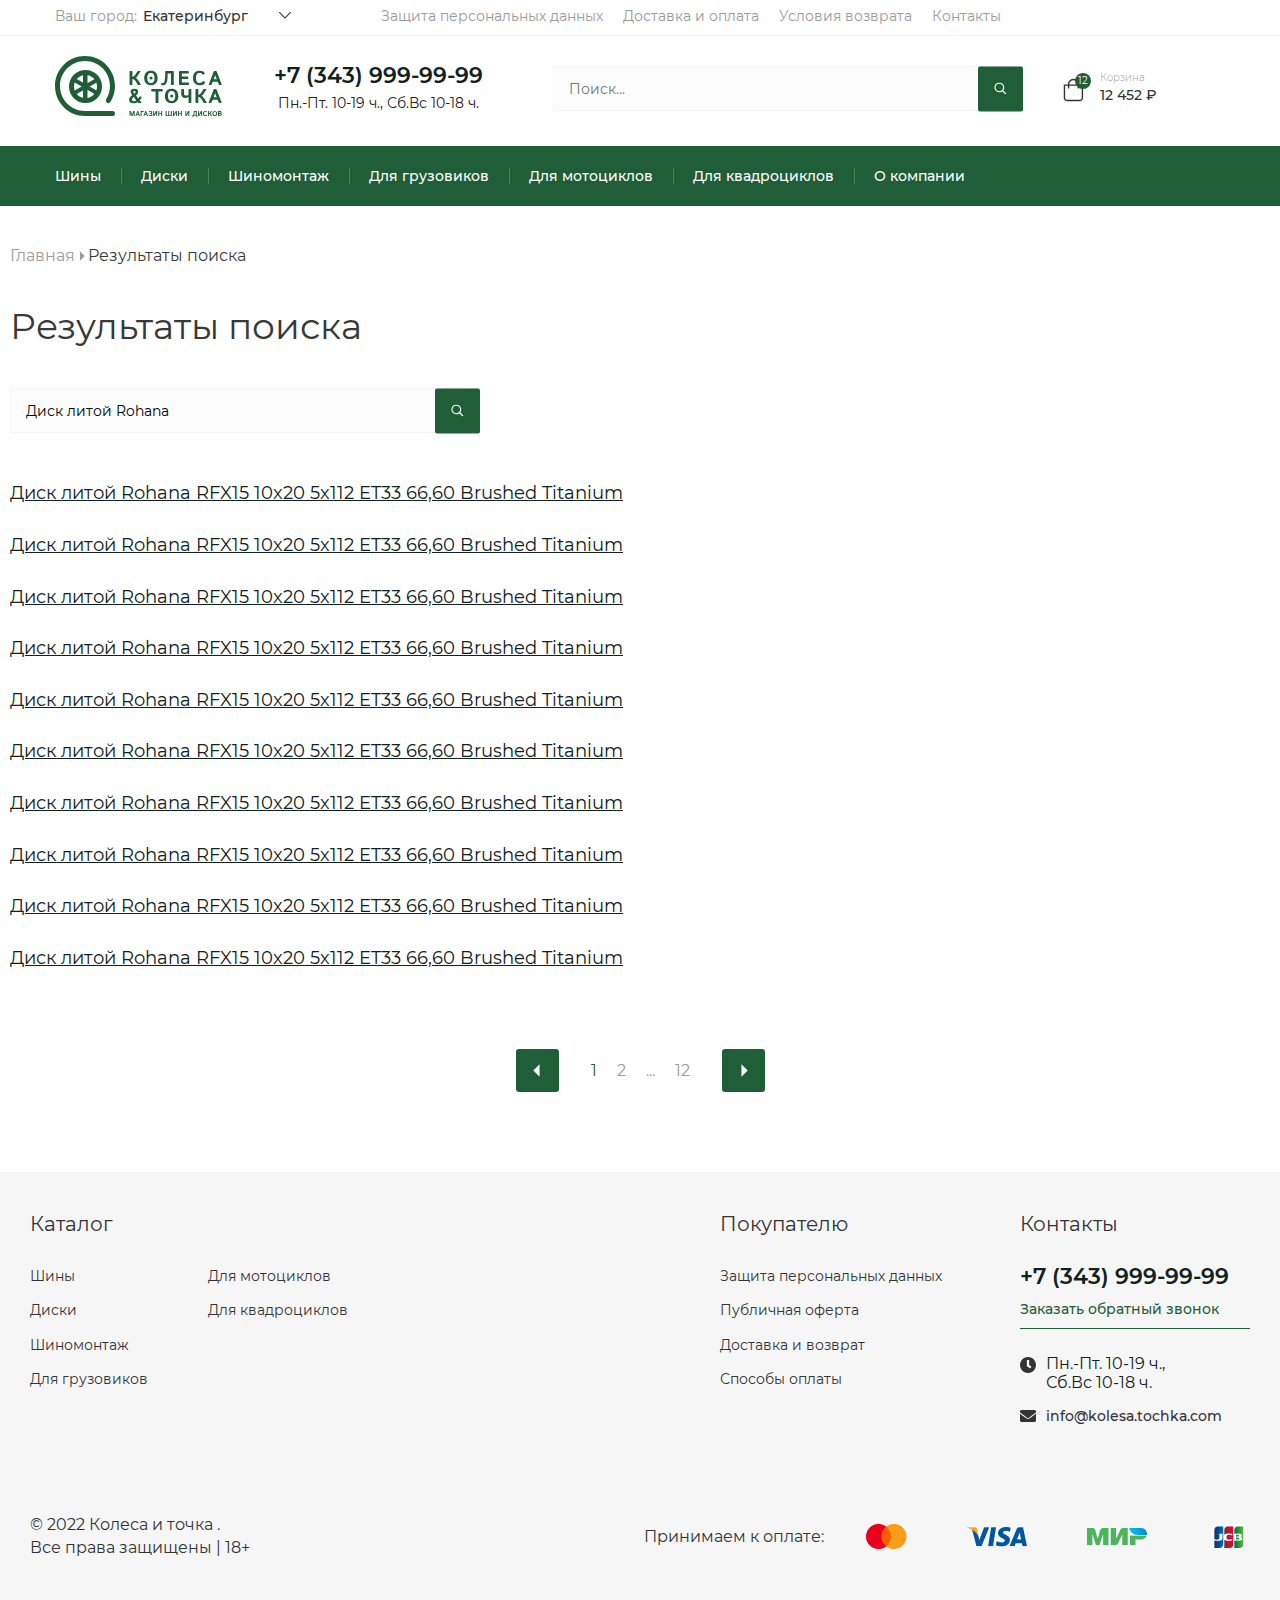
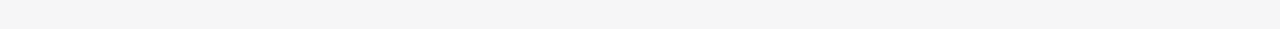
<file: searchResults.html>
<!DOCTYPE html>
<html lang="en">

<head>
    <meta charset="UTF-8">
    <meta http-equiv="X-UA-Compatible" content="IE=edge">
    <meta name="viewport" content="width=device-width, initial-scale=1.0">
    <title>Document</title>
    <link rel="stylesheet" href="./css/styles.css">
    <script src="./js/index.js" defer></script>
</head>

<body>

    <header class="header">
        <div class="header__inner">

            <div class="header__wrapper">

                <div class="locationSelect-wrap">
                    <div class="locationSelect-title">Ваш город:</div>
                    <div class="locationSelect">
                        <div class="locationSelect__trigger">
                            <div class="locationSelect__trigger-text">Екатеринбург</div>
                            <div class="locationSelect__trigger-icon">
                                <svg width="13" height="7" viewBox="0 0 13 7" fill="none"
                                    xmlns="http://www.w3.org/2000/svg">
                                    <path
                                        d="M12.9055 0.353949C12.967 0.415364 12.9977 0.507487 12.9977 0.59961C12.9977 0.722441 12.967 0.783856 12.9055 0.845272L7.23559 6.50749C7.17409 6.5689 7.11259 6.59961 6.98959 6.59961C6.89734 6.59961 6.80509 6.5689 6.7436 6.50749L1.07369 0.845272C1.01219 0.783856 0.981445 0.722441 0.981445 0.59961C0.981445 0.507487 1.01219 0.415364 1.07369 0.353949L1.31969 0.108286C1.38119 0.0468707 1.47344 0.0161633 1.56568 0.0161633C1.68868 0.0161633 1.78093 0.0468707 1.84243 0.108286L6.98959 5.27918L12.1368 0.108286C12.229 0.0468707 12.3212 0.0161633 12.4135 0.0161633C12.5365 0.0161633 12.598 0.0468707 12.6595 0.108286L12.9055 0.353949Z"
                                        fill="#333333" />
                                </svg>
                            </div>
                        </div>
                        <div class="locationSelect__list">
                            <div class="searchForm-wrap">
                                <form class="searchForm">
                                    <div class="searchForm__inner">
                                        <div class="searchForm__input-wrap">
                                            <input class="searchForm__input" type="text" placeholder="Поиск...">
                                        </div>
                                        <div class="searchForm__button-wrap">
                                            <button class="searchForm__submitButton" type="submit">
                                                <svg width="13" height="12" viewBox="0 0 13 12" fill="none"
                                                    xmlns="http://www.w3.org/2000/svg">
                                                    <path fill-rule="evenodd" clip-rule="evenodd"
                                                        d="M12.2285 11.669L11.9803 11.8345C11.8975 11.9172 11.732 12 11.6492 12C11.5665 12 11.4837 12 11.4837 11.9172C11.4009 11.9172 11.4009 11.8345 11.3182 11.8345L8.42163 8.93793C8.33887 8.93793 8.33887 8.85517 8.33887 8.77241C7.92508 9.10345 7.51128 9.26897 7.09749 9.43448C6.51818 9.68276 5.93887 9.76552 5.2768 9.76552C4.36646 9.76552 3.53887 9.51724 2.79404 9.10345C2.04922 8.77241 1.46991 8.11034 1.05611 7.36552C0.642319 6.62069 0.394043 5.7931 0.394043 4.88276C0.394043 3.97241 0.642319 3.14483 1.05611 2.4C1.46991 1.73793 2.04922 1.07586 2.79404 0.662069C3.62163 0.248276 4.44922 0 5.2768 0C6.18715 0 7.01473 0.248276 7.75956 0.662069C8.50439 1.07586 9.0837 1.73793 9.58025 2.48276C9.99404 3.22759 10.2423 4.05517 10.2423 4.96552C10.2423 5.62759 10.1596 6.2069 9.91128 6.78621C9.74577 7.2 9.49749 7.61379 9.24922 8.02759C9.33197 8.02759 9.33197 8.11035 9.33197 8.11035L12.2285 11.0069C12.3113 11.0897 12.394 11.2552 12.394 11.3379C12.394 11.4207 12.394 11.5862 12.2285 11.669ZM5.2768 8.68966C5.93887 8.68966 6.60094 8.52414 7.18025 8.1931C7.75956 7.86207 8.17335 7.36552 8.58715 6.78621C8.91818 6.2069 9.0837 5.54483 9.0837 4.88276C9.0837 4.22069 8.91818 3.55862 8.58715 2.97931C8.25611 2.48276 7.75956 1.98621 7.18025 1.65517C6.60094 1.32414 6.02163 1.15862 5.2768 1.15862C4.61473 1.15862 3.95266 1.32414 3.37335 1.65517C2.79404 1.98621 2.38025 2.48276 2.04922 3.06207C1.71818 3.64138 1.55266 4.22069 1.55266 4.88276C1.55266 5.54483 1.71818 6.2069 2.04922 6.78621C2.38025 7.36552 2.8768 7.77931 3.45611 8.1931C3.95266 8.52414 4.61473 8.68966 5.2768 8.68966Z"
                                                        fill="white" />
                                                </svg>
                                            </button>
                                        </div>
                                    </div>
                                </form>
                            </div>
                            <div class="locationSelect__listItems" data-simplebar>
                                <div class="locationSelect__listItem ">Москва</div>
                                <div class="locationSelect__listItem">Санкт-Петербург</div>
                                <div class="locationSelect__listItem">Самара</div>
                                <div class="locationSelect__listItem">Екатеринбург</div>
                                <div class="locationSelect__listItem">Казань</div>
                                <div class="locationSelect__listItem">Уфа</div>
                                <div class="locationSelect__listItem">Пермь</div>
                                <div class="locationSelect__listItem">Екатеринбург</div>
                                <div class="locationSelect__listItem">Казань</div>
                                <div class="locationSelect__listItem">Уфа</div>
                                <div class="locationSelect__listItem">Пермь</div>
                                <div class="locationSelect__listItem">Екатеринбург</div>
                                <div class="locationSelect__listItem">Казань</div>
                                <div class="locationSelect__listItem">Уфа</div>
                                <div class="locationSelect__listItem">Пермь</div>
                            </div>
                        </div>
                    </div>
                </div>

                <div class="header__extraLinks">
                    <a class="header__extraLink" href="#">
                        Защита персональных данных
                    </a>
                    <a class="header__extraLink" href="#">
                        Доставка и оплата
                    </a>
                    <a class="header__extraLink" href="#">
                        Условия возврата
                    </a>
                    <a class="header__extraLink" href="#">
                        Контакты
                    </a>
                </div>

                <div class="callbackModal-btn">Заказать обратный звонок</div>

            </div>

            <div class="header__wrapper">

                <a class="logo" href="#">
                    <svg width="169" height="62" viewBox="0 0 169 62" fill="none"
                        xmlns="http://www.w3.org/2000/svg">
                        <circle cx="30.5" cy="30.5" r="14" stroke="#1F5E37" stroke-width="5" />
                        <rect x="28" y="17" width="4.5" height="27" fill="#1F5E37" />
                        <rect x="28" y="60" width="5" height="32" rx="2.5" transform="rotate(-90 28 60)"
                            fill="#1F5E37" />
                        <rect x="18" y="25.4639" width="4" height="27" transform="rotate(-60 18 25.4639)"
                            fill="#1F5E37" />
                        <rect x="20" y="38.9639" width="4" height="27" transform="rotate(-120 20 38.9639)"
                            fill="#1F5E37" />
                        <path fill-rule="evenodd" clip-rule="evenodd"
                            d="M30 55C30.3283 55 30.6552 54.9937 30.9804 54.9811C30.9911 54.9807 31 54.9893 31 55V58.9835C31 59.5411 30.5576 60 30 60C13.4315 60 0 46.5685 0 30C0 13.4315 13.4315 0 30 0C46.5685 0 60 13.4315 60 30C60 35.9227 58.2837 41.4446 55.3213 46.0953C54.6379 47.1682 53.2181 47.4387 52.1286 46.782C50.858 46.0162 50.5516 44.3157 51.3272 43.051C53.6569 39.2521 55 34.7829 55 30C55 16.1929 43.8071 5 30 5C16.1929 5 5 16.1929 5 30C5 43.8071 16.1929 55 30 55Z"
                            fill="#1F5E37" />
                        <path
                            d="M75.2461 29C74.7904 29 74.5625 28.7559 74.5625 28.2676V15.7285C74.5625 15.2402 74.7904 14.9961 75.2461 14.9961H76.7305C77.1862 14.9961 77.4141 15.2402 77.4141 15.7285V20.6504H77.707C78.1432 20.6504 78.5924 20.4681 79.0547 20.1035C79.5169 19.7389 79.9206 19.2865 80.2656 18.7461L82.3164 15.5723C82.5638 15.1882 82.8568 14.9961 83.1953 14.9961H84.9238C85.5553 14.9961 85.679 15.276 85.2949 15.8359L82.668 19.6836C82.3424 20.1589 82.0202 20.556 81.7012 20.875C81.3887 21.194 80.9948 21.5098 80.5195 21.8223V21.832C81.0143 22.0208 81.4635 22.291 81.8672 22.6426C82.2708 22.9876 82.7135 23.5443 83.1953 24.3125L85.5977 28.1602C85.9492 28.7201 85.8255 29 85.2266 29H83.4004C83.0358 29 82.7428 28.8079 82.5215 28.4238L80.6758 25.25C80.3307 24.651 79.8913 24.1335 79.3574 23.6973C78.8301 23.2546 78.3288 23.0332 77.8535 23.0332H77.4141V28.2676C77.4141 28.7559 77.1862 29 76.7305 29H75.2461ZM89.2039 21.998C89.2039 19.752 89.7833 17.9681 90.9422 16.6465C92.101 15.3249 93.7547 14.6641 95.9031 14.6641C98.0516 14.6641 99.7052 15.3249 100.864 16.6465C102.023 17.9681 102.602 19.752 102.602 21.998C102.602 24.2441 102.023 26.028 100.864 27.3496C99.7052 28.6712 98.0516 29.332 95.9031 29.332C93.7547 29.332 92.101 28.6712 90.9422 27.3496C89.7833 26.028 89.2039 24.2441 89.2039 21.998ZM92.2508 21.998C92.2508 23.6257 92.5405 24.8724 93.1199 25.7383C93.7059 26.5977 94.6336 27.0273 95.9031 27.0273C97.1727 27.0273 98.0971 26.5977 98.6766 25.7383C99.2625 24.8724 99.5555 23.6257 99.5555 21.998C99.5555 20.3704 99.2625 19.127 98.6766 18.2676C98.0971 17.4017 97.1727 16.9688 95.9031 16.9688C94.6336 16.9688 93.7059 17.4017 93.1199 18.2676C92.5405 19.127 92.2508 20.3704 92.2508 21.998ZM106.423 29.0977C106.15 29.0065 106.052 28.7852 106.13 28.4336L106.384 27.3203C106.463 26.9753 106.668 26.8516 107 26.9492C107.182 27.0013 107.371 27.0273 107.566 27.0273C108.562 27.0273 109.249 26.3177 109.627 24.8984C110.004 23.4727 110.193 21.2917 110.193 18.3555V15.7285C110.193 15.2402 110.421 14.9961 110.877 14.9961H118.103C118.559 14.9961 118.787 15.2402 118.787 15.7285V28.2676C118.787 28.7559 118.559 29 118.103 29H116.619C116.163 29 115.935 28.7559 115.935 28.2676V17.418H112.634V18.9023C112.634 22.776 112.254 25.4844 111.492 27.0273C110.73 28.5638 109.496 29.332 107.791 29.332C107.361 29.332 106.905 29.2539 106.423 29.0977ZM124.678 29C124.222 29 123.995 28.7559 123.995 28.2676V15.7285C123.995 15.2402 124.222 14.9961 124.678 14.9961H133.057C133.545 14.9961 133.789 15.2077 133.789 15.6309V16.7832C133.789 17.2064 133.545 17.418 133.057 17.418H126.846V20.5234H132.539C133.028 20.5234 133.272 20.735 133.272 21.1582V22.3105C133.272 22.7337 133.028 22.9453 132.539 22.9453H126.846V26.5781H133.37C133.858 26.5781 134.102 26.7897 134.102 27.2129V28.3652C134.102 28.7884 133.858 29 133.37 29H124.678ZM137.972 21.998C137.972 19.752 138.542 17.9681 139.681 16.6465C140.82 15.3249 142.464 14.6641 144.613 14.6641C145.849 14.6641 146.898 14.8561 147.757 15.2402C148.616 15.6243 149.222 16.181 149.573 16.9102C149.808 17.3919 149.769 17.7174 149.456 17.8867L148.284 18.5117C147.874 18.7331 147.536 18.6094 147.269 18.1406C147.099 17.8411 146.784 17.571 146.321 17.3301C145.866 17.0892 145.329 16.9688 144.71 16.9688C143.343 16.9688 142.386 17.4017 141.839 18.2676C141.292 19.127 141.019 20.3704 141.019 21.998C141.019 23.6257 141.292 24.8724 141.839 25.7383C142.386 26.5977 143.343 27.0273 144.71 27.0273C145.446 27.0273 146.064 26.8613 146.566 26.5293C147.073 26.1973 147.425 25.8815 147.62 25.582C147.939 25.0938 148.278 24.9701 148.636 25.2109L149.808 25.9922C150.127 26.207 150.159 26.5326 149.905 26.9688C149.528 27.6198 148.88 28.1764 147.962 28.6387C147.044 29.1009 145.928 29.332 144.613 29.332C142.497 29.332 140.859 28.6712 139.7 27.3496C138.548 26.028 137.972 24.2441 137.972 21.998ZM154.303 29C153.834 29 153.681 28.7852 153.844 28.3555L158.629 15.7871C158.831 15.2598 159.137 14.9961 159.547 14.9961H160.914C161.324 14.9961 161.63 15.2598 161.832 15.7871L166.617 28.3555C166.78 28.7852 166.627 29 166.158 29H164.605C164.176 29 163.876 28.7754 163.707 28.3262L162.711 25.6992H157.75L156.754 28.3262C156.585 28.7754 156.285 29 155.855 29H154.303ZM158.658 23.2773H161.803L160.602 20.1719C160.458 19.8073 160.37 19.5436 160.338 19.3809C160.312 19.2116 160.283 18.9642 160.25 18.6387H160.211C160.178 18.9642 160.146 19.2116 160.113 19.3809C160.087 19.5436 160.003 19.8073 159.859 20.1719L158.658 23.2773ZM74.0938 43.9141C74.0938 42.9505 74.3379 42.1009 74.8262 41.3652C75.3145 40.6296 76.1478 39.8385 77.3262 38.9922C76.8639 38.4714 76.4668 37.9831 76.1348 37.5273C75.8027 37.0651 75.6367 36.4336 75.6367 35.6328C75.6367 34.8516 75.9427 34.1615 76.5547 33.5625C77.1732 32.9635 78.1888 32.6641 79.6016 32.6641C80.474 32.6641 81.2845 32.8854 82.0332 33.3281C82.7884 33.7708 83.166 34.5358 83.166 35.623C83.166 36.4303 82.9967 37.1204 82.6582 37.6934C82.3197 38.2598 81.7533 38.8424 80.959 39.4414L83.3027 42.5078C83.5957 42.2344 83.8626 41.9219 84.1035 41.5703C84.3444 41.2188 84.5072 40.9453 84.5918 40.75C84.7741 40.3268 85.0573 40.2292 85.4414 40.457L86.4766 41.082C86.6719 41.1862 86.6914 41.4303 86.5352 41.8145C86.3529 42.2637 86.1217 42.6901 85.8418 43.0938C85.5618 43.4974 85.1777 43.9108 84.6895 44.334L86.2129 46.3555C86.5384 46.7852 86.4375 47 85.9102 47H84.1035C83.6217 47 83.2409 46.8079 82.9609 46.4238L82.6094 45.9453C81.9583 46.4661 81.2845 46.8275 80.5879 47.0293C79.8913 47.2311 79.084 47.332 78.166 47.332C76.9876 47.332 76.0143 47.0586 75.2461 46.5117C74.4779 45.9648 74.0938 45.099 74.0938 43.9141ZM77.0234 43.7969C77.0234 44.2331 77.1764 44.5781 77.4824 44.832C77.7949 45.0794 78.1562 45.2031 78.5664 45.2031C79.1133 45.2031 79.5853 45.1315 79.9824 44.9883C80.3796 44.8451 80.806 44.5781 81.2617 44.1875L78.7617 40.9062C78.1367 41.4141 77.6908 41.8633 77.4238 42.2539C77.1569 42.6445 77.0234 43.1589 77.0234 43.7969ZM78.2734 35.7402C78.2734 36.196 78.3939 36.5671 78.6348 36.8535C78.8822 37.1335 79.1523 37.4199 79.4453 37.7129C79.8555 37.3418 80.1387 37.0586 80.2949 36.8633C80.4512 36.6615 80.5293 36.3457 80.5293 35.916C80.5293 35.5905 80.4251 35.3431 80.2168 35.1738C80.015 34.998 79.7383 34.9102 79.3867 34.9102C79.0156 34.9102 78.7357 35.0176 78.5469 35.2324C78.3646 35.4408 78.2734 35.61 78.2734 35.7402ZM96.9629 35.4961C96.4746 35.4961 96.2305 35.2845 96.2305 34.8613V33.6309C96.2305 33.2077 96.4746 32.9961 96.9629 32.9961H107.002C107.49 32.9961 107.734 33.2077 107.734 33.6309V34.8613C107.734 35.2845 107.49 35.4961 107.002 35.4961H103.408V46.4629C103.408 46.821 103.245 47 102.92 47H101.045C100.719 47 100.557 46.821 100.557 46.4629V35.4961H96.9629ZM109.906 39.998C109.906 37.752 110.486 35.9681 111.645 34.6465C112.803 33.3249 114.457 32.6641 116.605 32.6641C118.754 32.6641 120.408 33.3249 121.566 34.6465C122.725 35.9681 123.305 37.752 123.305 39.998C123.305 42.2441 122.725 44.028 121.566 45.3496C120.408 46.6712 118.754 47.332 116.605 47.332C114.457 47.332 112.803 46.6712 111.645 45.3496C110.486 44.028 109.906 42.2441 109.906 39.998ZM112.953 39.998C112.953 41.6257 113.243 42.8724 113.822 43.7383C114.408 44.5977 115.336 45.0273 116.605 45.0273C117.875 45.0273 118.799 44.5977 119.379 43.7383C119.965 42.8724 120.258 41.6257 120.258 39.998C120.258 38.3704 119.965 37.127 119.379 36.2676C118.799 35.4017 117.875 34.9688 116.605 34.9688C115.336 34.9688 114.408 35.4017 113.822 36.2676C113.243 37.127 112.953 38.3704 112.953 39.998ZM126.238 37.8984V33.7285C126.238 33.2402 126.466 32.9961 126.922 32.9961H128.406C128.862 32.9961 129.09 33.2402 129.09 33.7285V37.4297C129.09 38.224 129.233 38.7806 129.52 39.0996C129.806 39.4186 130.2 39.5781 130.701 39.5781C131.17 39.5781 131.609 39.5358 132.02 39.4512C132.436 39.3665 132.931 39.1908 133.504 38.9238V33.7285C133.504 33.2402 133.732 32.9961 134.188 32.9961H135.672C136.128 32.9961 136.355 33.2402 136.355 33.7285V46.2676C136.355 46.7559 136.128 47 135.672 47H134.188C133.732 47 133.504 46.7559 133.504 46.2676V42.2051C133.504 41.8145 133.52 41.4238 133.553 41.0332H133.484C133.016 41.2741 132.452 41.4759 131.795 41.6387C131.137 41.8014 130.532 41.8828 129.979 41.8828C128.839 41.8828 127.931 41.4857 127.254 40.6914C126.577 39.8971 126.238 38.9661 126.238 37.8984ZM141.164 47C140.708 47 140.48 46.7559 140.48 46.2676V33.7285C140.48 33.2402 140.708 32.9961 141.164 32.9961H142.648C143.104 32.9961 143.332 33.2402 143.332 33.7285V38.6504H143.625C144.061 38.6504 144.51 38.4681 144.973 38.1035C145.435 37.7389 145.839 37.2865 146.184 36.7461L148.234 33.5723C148.482 33.1882 148.775 32.9961 149.113 32.9961H150.842C151.473 32.9961 151.597 33.276 151.213 33.8359L148.586 37.6836C148.26 38.1589 147.938 38.556 147.619 38.875C147.307 39.194 146.913 39.5098 146.438 39.8223V39.832C146.932 40.0208 147.382 40.291 147.785 40.6426C148.189 40.9876 148.632 41.5443 149.113 42.3125L151.516 46.1602C151.867 46.7201 151.743 47 151.145 47H149.318C148.954 47 148.661 46.8079 148.439 46.4238L146.594 43.25C146.249 42.651 145.809 42.1335 145.275 41.6973C144.748 41.2546 144.247 41.0332 143.771 41.0332H143.332V46.2676C143.332 46.7559 143.104 47 142.648 47H141.164ZM154.205 47C153.736 47 153.583 46.7852 153.746 46.3555L158.531 33.7871C158.733 33.2598 159.039 32.9961 159.449 32.9961H160.816C161.227 32.9961 161.533 33.2598 161.734 33.7871L166.52 46.3555C166.682 46.7852 166.529 47 166.061 47H164.508C164.078 47 163.779 46.7754 163.609 46.3262L162.613 43.6992H157.652L156.656 46.3262C156.487 46.7754 156.188 47 155.758 47H154.205ZM158.561 41.2773H161.705L160.504 38.1719C160.361 37.8073 160.273 37.5436 160.24 37.3809C160.214 37.2116 160.185 36.9642 160.152 36.6387H160.113C160.081 36.9642 160.048 37.2116 160.016 37.3809C159.99 37.5436 159.905 37.8073 159.762 38.1719L158.561 41.2773Z"
                            fill="#1F5E37" />
                        <path
                            d="M74.7861 60C74.6266 60 74.5469 59.9146 74.5469 59.7437V55.355C74.5469 55.1841 74.6266 55.0986 74.7861 55.0986H75.7773C75.9095 55.0986 76.0041 55.1898 76.061 55.3721L76.9873 58.3696C77.0283 58.4995 77.0568 58.6066 77.0728 58.6909C77.0887 58.7729 77.1024 58.8709 77.1138 58.9849H77.1343C77.1457 58.8709 77.1593 58.7729 77.1753 58.6909C77.1912 58.6066 77.2197 58.4995 77.2607 58.3696L78.187 55.3721C78.244 55.1898 78.3385 55.0986 78.4707 55.0986H79.4619C79.6214 55.0986 79.7012 55.1841 79.7012 55.355V59.7437C79.7012 59.9146 79.6214 60 79.4619 60H78.9424C78.7829 60 78.7031 59.9146 78.7031 59.7437V56.9204C78.7031 56.7837 78.7088 56.647 78.7202 56.5103H78.6963L77.7085 59.7231C77.6515 59.9077 77.5535 60 77.4146 60H76.8335C76.6945 60 76.5965 59.9077 76.5396 59.7231L75.5518 56.5103H75.5278C75.5392 56.647 75.5449 56.7837 75.5449 56.9204V59.7437C75.5449 59.9146 75.4652 60 75.3057 60H74.7861ZM80.6411 60C80.4771 60 80.4235 59.9248 80.4805 59.7744L82.1553 55.3755C82.2259 55.1909 82.333 55.0986 82.4766 55.0986H82.9551C83.0986 55.0986 83.2057 55.1909 83.2764 55.3755L84.9512 59.7744C85.0081 59.9248 84.9546 60 84.7905 60H84.2471C84.0967 60 83.9919 59.9214 83.9326 59.7642L83.584 58.8447H81.8477L81.499 59.7642C81.4398 59.9214 81.335 60 81.1846 60H80.6411ZM82.1655 57.9971H83.2661L82.8457 56.9102C82.7956 56.7826 82.7648 56.6903 82.7534 56.6333C82.7443 56.5741 82.734 56.4875 82.7227 56.3735H82.709C82.6976 56.4875 82.6862 56.5741 82.6748 56.6333C82.6657 56.6903 82.6361 56.7826 82.5859 56.9102L82.1655 57.9971ZM85.7988 60C85.6393 60 85.5596 59.9146 85.5596 59.7437V55.355C85.5596 55.1841 85.6393 55.0986 85.7988 55.0986H88.4614C88.6323 55.0986 88.7178 55.1727 88.7178 55.3208V55.7241C88.7178 55.8722 88.6323 55.9463 88.4614 55.9463H86.5576V59.7437C86.5576 59.9146 86.4779 60 86.3184 60H85.7988ZM88.6323 60C88.4683 60 88.4147 59.9248 88.4717 59.7744L90.1465 55.3755C90.2171 55.1909 90.3242 55.0986 90.4678 55.0986H90.9463C91.0898 55.0986 91.1969 55.1909 91.2676 55.3755L92.9424 59.7744C92.9993 59.9248 92.9458 60 92.7817 60H92.2383C92.0879 60 91.9831 59.9214 91.9238 59.7642L91.5752 58.8447H89.8389L89.4902 59.7642C89.431 59.9214 89.3262 60 89.1758 60H88.6323ZM90.1567 57.9971H91.2573L90.8369 56.9102C90.7868 56.7826 90.756 56.6903 90.7446 56.6333C90.7355 56.5741 90.7253 56.4875 90.7139 56.3735H90.7002C90.6888 56.4875 90.6774 56.5741 90.666 56.6333C90.6569 56.6903 90.6273 56.7826 90.5771 56.9102L90.1567 57.9971ZM93.5679 59.4873C93.4539 59.3574 93.4437 59.2446 93.5371 59.1489L93.8652 58.8105C93.9609 58.7103 94.0863 58.7297 94.2412 58.8687C94.3506 58.9666 94.4907 59.0646 94.6616 59.1626C94.8325 59.2606 95.0581 59.3096 95.3384 59.3096C95.605 59.3096 95.8397 59.2606 96.0425 59.1626C96.2476 59.0646 96.3501 58.8721 96.3501 58.585C96.3501 58.2979 96.2646 58.0996 96.0938 57.9902C95.9251 57.8809 95.7007 57.8262 95.4204 57.8262H94.853C94.6821 57.8262 94.5967 57.7544 94.5967 57.6108V57.2417C94.5967 57.0936 94.6821 57.0195 94.853 57.0195H95.2769C95.6619 57.0195 95.9172 56.9591 96.0425 56.8384C96.1678 56.7176 96.2305 56.5615 96.2305 56.3701C96.2305 56.1719 96.1587 56.026 96.0151 55.9326C95.8739 55.8369 95.6483 55.7891 95.3384 55.7891C95.0991 55.7891 94.8895 55.8267 94.7095 55.9019C94.5317 55.9748 94.3984 56.0522 94.3096 56.1343C94.1615 56.2687 94.035 56.279 93.9302 56.165L93.6465 55.854C93.5394 55.7378 93.5542 55.6239 93.6909 55.5122C93.9347 55.3117 94.1911 55.1738 94.46 55.0986C94.7311 55.0212 95.0353 54.9824 95.3726 54.9824C95.9878 54.9824 96.4526 55.1009 96.7671 55.3379C97.0838 55.5749 97.2422 55.8848 97.2422 56.2676C97.2422 56.5957 97.1533 56.8475 96.9756 57.0229C96.8001 57.1961 96.5837 57.3146 96.3262 57.3784V57.3921C96.611 57.4217 96.8639 57.5493 97.085 57.7749C97.306 58.0005 97.4165 58.2899 97.4165 58.6431C97.4165 59.1034 97.2319 59.4645 96.8628 59.7266C96.4959 59.9863 95.9821 60.1162 95.3213 60.1162C94.8519 60.1162 94.485 60.0615 94.2207 59.9521C93.9587 59.8405 93.741 59.6855 93.5679 59.4873ZM98.418 60C98.2585 60 98.1787 59.9146 98.1787 59.7437V55.355C98.1787 55.1841 98.2585 55.0986 98.418 55.0986H98.9375C99.097 55.0986 99.1768 55.1841 99.1768 55.355V58.0518C99.1768 58.1885 99.1711 58.3252 99.1597 58.4619H99.1836L100.858 55.3379C100.945 55.1784 101.093 55.0986 101.303 55.0986H101.945C102.105 55.0986 102.185 55.1841 102.185 55.355V59.7437C102.185 59.9146 102.105 60 101.945 60H101.426C101.266 60 101.187 59.9146 101.187 59.7437V57.0469C101.187 56.9102 101.192 56.7734 101.204 56.6367H101.18L99.5049 59.7607C99.4183 59.9202 99.2702 60 99.0605 60H98.418ZM103.518 60C103.358 60 103.278 59.9146 103.278 59.7437V55.355C103.278 55.1841 103.358 55.0986 103.518 55.0986H104.037C104.197 55.0986 104.276 55.1841 104.276 55.355V57.0264H106.115V55.355C106.115 55.1841 106.195 55.0986 106.354 55.0986H106.874C107.034 55.0986 107.113 55.1841 107.113 55.355V59.7437C107.113 59.9146 107.034 60 106.874 60H106.354C106.195 60 106.115 59.9146 106.115 59.7437V57.874H104.276V59.7437C104.276 59.9146 104.197 60 104.037 60H103.518ZM110.839 60C110.679 60 110.6 59.9146 110.6 59.7437V55.355C110.6 55.1841 110.679 55.0986 110.839 55.0986H111.358C111.518 55.0986 111.598 55.1841 111.598 55.355V59.1523H113.211V55.355C113.211 55.1841 113.291 55.0986 113.45 55.0986H113.97C114.129 55.0986 114.209 55.1841 114.209 55.355V59.1523H115.822V55.355C115.822 55.1841 115.902 55.0986 116.062 55.0986H116.581C116.741 55.0986 116.82 55.1841 116.82 55.355V59.7437C116.82 59.9146 116.741 60 116.581 60H110.839ZM118.153 60C117.994 60 117.914 59.9146 117.914 59.7437V55.355C117.914 55.1841 117.994 55.0986 118.153 55.0986H118.673C118.832 55.0986 118.912 55.1841 118.912 55.355V58.0518C118.912 58.1885 118.906 58.3252 118.895 58.4619H118.919L120.594 55.3379C120.68 55.1784 120.828 55.0986 121.038 55.0986H121.681C121.84 55.0986 121.92 55.1841 121.92 55.355V59.7437C121.92 59.9146 121.84 60 121.681 60H121.161C121.002 60 120.922 59.9146 120.922 59.7437V57.0469C120.922 56.9102 120.928 56.7734 120.939 56.6367H120.915L119.24 59.7607C119.154 59.9202 119.006 60 118.796 60H118.153ZM123.253 60C123.093 60 123.014 59.9146 123.014 59.7437V55.355C123.014 55.1841 123.093 55.0986 123.253 55.0986H123.772C123.932 55.0986 124.012 55.1841 124.012 55.355V57.0264H125.851V55.355C125.851 55.1841 125.93 55.0986 126.09 55.0986H126.609C126.769 55.0986 126.849 55.1841 126.849 55.355V59.7437C126.849 59.9146 126.769 60 126.609 60H126.09C125.93 60 125.851 59.9146 125.851 59.7437V57.874H124.012V59.7437C124.012 59.9146 123.932 60 123.772 60H123.253ZM130.574 60C130.415 60 130.335 59.9146 130.335 59.7437V55.355C130.335 55.1841 130.415 55.0986 130.574 55.0986H131.094C131.253 55.0986 131.333 55.1841 131.333 55.355V58.0518C131.333 58.1885 131.327 58.3252 131.316 58.4619H131.34L133.015 55.3379C133.101 55.1784 133.249 55.0986 133.459 55.0986H134.102C134.261 55.0986 134.341 55.1841 134.341 55.355V59.7437C134.341 59.9146 134.261 60 134.102 60H133.582C133.423 60 133.343 59.9146 133.343 59.7437V57.0469C133.343 56.9102 133.348 56.7734 133.36 56.6367H133.336L131.661 59.7607C131.575 59.9202 131.426 60 131.217 60H130.574ZM137.69 61.2646C137.554 61.2646 137.485 61.1849 137.485 61.0254V59.4087C137.485 59.2378 137.588 59.1523 137.793 59.1523H137.94C138.238 58.8424 138.442 58.4984 138.552 58.1201C138.661 57.7419 138.716 57.1152 138.716 56.2402V55.355C138.716 55.1841 138.796 55.0986 138.955 55.0986H141.484C141.644 55.0986 141.724 55.1841 141.724 55.355V59.1523H142.065C142.271 59.1523 142.373 59.2378 142.373 59.4087V61.0254C142.373 61.1849 142.305 61.2646 142.168 61.2646H141.724C141.587 61.2646 141.519 61.1849 141.519 61.0254V60H138.34V61.0254C138.34 61.1849 138.271 61.2646 138.135 61.2646H137.69ZM138.952 59.1523H140.726V55.9463H139.57V56.4316C139.57 57.2428 139.512 57.8672 139.396 58.3047C139.28 58.7422 139.132 59.0247 138.952 59.1523ZM143.364 60C143.205 60 143.125 59.9146 143.125 59.7437V55.355C143.125 55.1841 143.205 55.0986 143.364 55.0986H143.884C144.043 55.0986 144.123 55.1841 144.123 55.355V58.0518C144.123 58.1885 144.117 58.3252 144.106 58.4619H144.13L145.805 55.3379C145.891 55.1784 146.039 55.0986 146.249 55.0986H146.892C147.051 55.0986 147.131 55.1841 147.131 55.355V59.7437C147.131 59.9146 147.051 60 146.892 60H146.372C146.213 60 146.133 59.9146 146.133 59.7437V57.0469C146.133 56.9102 146.139 56.7734 146.15 56.6367H146.126L144.451 59.7607C144.365 59.9202 144.216 60 144.007 60H143.364ZM147.972 57.5493C147.972 56.7632 148.171 56.1388 148.57 55.6763C148.969 55.2137 149.544 54.9824 150.296 54.9824C150.729 54.9824 151.096 55.0496 151.396 55.1841C151.697 55.3185 151.909 55.5133 152.032 55.7686C152.114 55.9372 152.101 56.0511 151.991 56.1104L151.581 56.3291C151.438 56.4066 151.319 56.3633 151.226 56.1992C151.166 56.0944 151.056 55.9998 150.894 55.9155C150.735 55.8312 150.547 55.7891 150.33 55.7891C149.852 55.7891 149.517 55.9406 149.325 56.2437C149.134 56.5444 149.038 56.9797 149.038 57.5493C149.038 58.119 149.134 58.5553 149.325 58.8584C149.517 59.1592 149.852 59.3096 150.33 59.3096C150.588 59.3096 150.804 59.2515 150.979 59.1353C151.157 59.019 151.28 58.9085 151.349 58.8037C151.46 58.6328 151.579 58.5895 151.704 58.6738L152.114 58.9473C152.226 59.0225 152.237 59.1364 152.148 59.2891C152.016 59.5169 151.79 59.7118 151.468 59.8735C151.147 60.0353 150.756 60.1162 150.296 60.1162C149.555 60.1162 148.982 59.8849 148.577 59.4224C148.173 58.9598 147.972 58.3354 147.972 57.5493ZM153.311 60C153.151 60 153.071 59.9146 153.071 59.7437V55.355C153.071 55.1841 153.151 55.0986 153.311 55.0986H153.83C153.99 55.0986 154.069 55.1841 154.069 55.355V57.0776H154.172C154.325 57.0776 154.482 57.0138 154.644 56.8862C154.805 56.7586 154.947 56.6003 155.067 56.4111L155.785 55.3003C155.872 55.1659 155.974 55.0986 156.093 55.0986H156.698C156.919 55.0986 156.962 55.1966 156.828 55.3926L155.908 56.7393C155.794 56.9056 155.681 57.0446 155.57 57.1562C155.46 57.2679 155.323 57.3784 155.156 57.4878V57.4912C155.329 57.5573 155.487 57.6519 155.628 57.7749C155.769 57.8957 155.924 58.0905 156.093 58.3594L156.934 59.7061C157.057 59.902 157.013 60 156.804 60H156.165C156.037 60 155.934 59.9328 155.857 59.7983L155.211 58.6875C155.09 58.4779 154.936 58.2967 154.75 58.144C154.565 57.9891 154.389 57.9116 154.223 57.9116H154.069V59.7437C154.069 59.9146 153.99 60 153.83 60H153.311ZM157.426 57.5493C157.426 56.7632 157.629 56.1388 158.034 55.6763C158.44 55.2137 159.019 54.9824 159.771 54.9824C160.522 54.9824 161.101 55.2137 161.507 55.6763C161.912 56.1388 162.115 56.7632 162.115 57.5493C162.115 58.3354 161.912 58.9598 161.507 59.4224C161.101 59.8849 160.522 60.1162 159.771 60.1162C159.019 60.1162 158.44 59.8849 158.034 59.4224C157.629 58.9598 157.426 58.3354 157.426 57.5493ZM158.492 57.5493C158.492 58.119 158.594 58.5553 158.796 58.8584C159.001 59.1592 159.326 59.3096 159.771 59.3096C160.215 59.3096 160.538 59.1592 160.741 58.8584C160.946 58.5553 161.049 58.119 161.049 57.5493C161.049 56.9797 160.946 56.5444 160.741 56.2437C160.538 55.9406 160.215 55.7891 159.771 55.7891C159.326 55.7891 159.001 55.9406 158.796 56.2437C158.594 56.5444 158.492 56.9797 158.492 57.5493ZM163.229 60C163.047 60 162.956 59.9146 162.956 59.7437V55.355C162.956 55.1841 163.047 55.0986 163.229 55.0986H164.392C165.267 55.0986 165.857 55.2069 166.162 55.4233C166.47 55.6375 166.624 55.9679 166.624 56.4146C166.624 56.7267 166.508 56.9683 166.278 57.1392C166.05 57.3101 165.829 57.4092 165.615 57.4365V57.4468C165.823 57.4604 166.066 57.5653 166.347 57.7612C166.627 57.9572 166.767 58.234 166.767 58.5918C166.767 59.0111 166.596 59.3506 166.254 59.6104C165.913 59.8701 165.349 60 164.562 60H163.229ZM163.954 59.166H164.453C164.936 59.166 165.264 59.1239 165.438 59.0396C165.613 58.9552 165.701 58.7843 165.701 58.5269C165.701 58.2853 165.599 58.119 165.396 58.0278C165.196 57.9344 164.882 57.8877 164.453 57.8877H163.954V59.166ZM163.954 57.0811H164.402C164.696 57.0811 164.97 57.0298 165.226 56.9272C165.483 56.8247 165.612 56.6652 165.612 56.4487C165.612 56.2801 165.54 56.1525 165.396 56.0659C165.255 55.9771 164.924 55.9326 164.402 55.9326H163.954V57.0811Z"
                            fill="#1F5E37" />
                        <circle cx="116.7" cy="40" r="1.5" fill="#1F5E37" />
                        <circle cx="96" cy="22" r="1.5" fill="#1F5E37" />
                    </svg>
                </a>

                <div class="header__info">
                    <a class="header__info-phone phone-number" href="tel:">+7 (343) 999-99-99</a>
                    <div class="header__info-workingDays">
                        Пн.-Пт. 10-19 ч., Сб.Вс 10-18 ч.
                    </div>
                </div>

                <div class="searchForm-wrap">
                    <form class="searchForm">
                        <div class="searchForm__inner">
                            <div class="searchForm__input-wrap">
                                <input class="searchForm__input" type="text" placeholder="Поиск...">
                            </div>
                            <div class="searchForm__button-wrap">
                                <button class="searchForm__submitButton" type="submit">
                                    <svg width="13" height="12" viewBox="0 0 13 12" fill="none"
                                        xmlns="http://www.w3.org/2000/svg">
                                        <path fill-rule="evenodd" clip-rule="evenodd"
                                            d="M12.2285 11.669L11.9803 11.8345C11.8975 11.9172 11.732 12 11.6492 12C11.5665 12 11.4837 12 11.4837 11.9172C11.4009 11.9172 11.4009 11.8345 11.3182 11.8345L8.42163 8.93793C8.33887 8.93793 8.33887 8.85517 8.33887 8.77241C7.92508 9.10345 7.51128 9.26897 7.09749 9.43448C6.51818 9.68276 5.93887 9.76552 5.2768 9.76552C4.36646 9.76552 3.53887 9.51724 2.79404 9.10345C2.04922 8.77241 1.46991 8.11034 1.05611 7.36552C0.642319 6.62069 0.394043 5.7931 0.394043 4.88276C0.394043 3.97241 0.642319 3.14483 1.05611 2.4C1.46991 1.73793 2.04922 1.07586 2.79404 0.662069C3.62163 0.248276 4.44922 0 5.2768 0C6.18715 0 7.01473 0.248276 7.75956 0.662069C8.50439 1.07586 9.0837 1.73793 9.58025 2.48276C9.99404 3.22759 10.2423 4.05517 10.2423 4.96552C10.2423 5.62759 10.1596 6.2069 9.91128 6.78621C9.74577 7.2 9.49749 7.61379 9.24922 8.02759C9.33197 8.02759 9.33197 8.11035 9.33197 8.11035L12.2285 11.0069C12.3113 11.0897 12.394 11.2552 12.394 11.3379C12.394 11.4207 12.394 11.5862 12.2285 11.669ZM5.2768 8.68966C5.93887 8.68966 6.60094 8.52414 7.18025 8.1931C7.75956 7.86207 8.17335 7.36552 8.58715 6.78621C8.91818 6.2069 9.0837 5.54483 9.0837 4.88276C9.0837 4.22069 8.91818 3.55862 8.58715 2.97931C8.25611 2.48276 7.75956 1.98621 7.18025 1.65517C6.60094 1.32414 6.02163 1.15862 5.2768 1.15862C4.61473 1.15862 3.95266 1.32414 3.37335 1.65517C2.79404 1.98621 2.38025 2.48276 2.04922 3.06207C1.71818 3.64138 1.55266 4.22069 1.55266 4.88276C1.55266 5.54483 1.71818 6.2069 2.04922 6.78621C2.38025 7.36552 2.8768 7.77931 3.45611 8.1931C3.95266 8.52414 4.61473 8.68966 5.2768 8.68966Z"
                                            fill="white" />
                                    </svg>
                                </button>
                            </div>
                        </div>
                    </form>
                </div>

                <a class="header__cart" href="#">
                    <div class="header__cart-iconWrap">
                        <div class="header__cart-icon">
                            <svg width="21" height="24" viewBox="0 0 21 24" fill="none"
                                xmlns="http://www.w3.org/2000/svg">
                                <path
                                    d="M15.9719 6.3998H20.1209V19.6998C20.1209 20.6623 19.7751 21.4936 19.0836 22.1936C18.3921 22.8936 17.6142 23.1998 16.6634 23.1998H4.2167C3.26591 23.1998 2.44477 22.8936 1.75329 22.1936C1.0618 21.4936 0.759277 20.6623 0.759277 19.6998V6.3998H4.90819C4.90819 5.39355 5.12428 4.4748 5.64289 3.5998C6.11829 2.7248 6.76655 2.06855 7.63091 1.54355C8.49527 1.0623 9.40284 0.799805 10.4401 0.799805C11.4341 0.799805 12.3417 1.0623 13.206 1.54355C14.0704 2.06855 14.7186 2.7248 15.2372 3.5998C15.7126 4.4748 15.9719 5.39355 15.9719 6.3998ZM10.4401 2.1998C9.27319 2.1998 8.27918 2.6373 7.50126 3.4248C6.68012 4.25605 6.29116 5.2623 6.29116 6.3998H14.589C14.589 5.2623 14.1568 4.25605 13.3789 3.4248C12.5577 2.6373 11.5637 2.1998 10.4401 2.1998ZM18.7379 19.6998V7.7998H15.9719V9.89981C15.9719 10.1186 15.8855 10.2936 15.7559 10.4248C15.6262 10.5561 15.4533 10.5998 15.2805 10.5998C15.0644 10.5998 14.8915 10.5561 14.7618 10.4248C14.6322 10.2936 14.589 10.1186 14.589 9.89981V7.7998H6.29116V9.89981C6.29116 10.1186 6.20472 10.2936 6.07507 10.4248C5.94541 10.5561 5.77254 10.5998 5.59967 10.5998C5.38358 10.5998 5.21071 10.5561 5.08106 10.4248C4.95141 10.2936 4.90819 10.1186 4.90819 9.89981V7.7998H2.14225V19.6998C2.14225 20.3123 2.31512 20.7936 2.7473 21.1873C3.13626 21.6248 3.61165 21.7998 4.2167 21.7998H16.6634C17.2253 21.7998 17.7007 21.6248 18.1328 21.1873C18.5218 20.7936 18.7379 20.3123 18.7379 19.6998Z"
                                    fill="#333333" />
                            </svg>
                        </div>
                        <div class="header__cart-counter">12</div>
                    </div>
                    <div class="header__car-tinfo">
                        <div class="header__cartTitle">Корзина</div>
                        <div class="header__cartTotal">12 452 ₽</div>
                    </div>
                </a>

            </div>

            <div class="header__wrapper">

                <nav class="menu">
                    <ul class="menu__list">
                        <li class="menu__list-item">
                            <a class="menu__list-link" href="#">Шины</a>
                        </li>
                        <li class="menu__list-item">
                            <a class="menu__list-link" href="#">Диски</a>
                            <ul class="submenu__list">
                                <li class="submenu__listItem">
                                    <a class="submenu__listLink" href="#">Каталог дисков</a>
                                </li>
                                <li class="submenu__listItem">
                                    <a class="submenu__listLink" href="#">Подбор по размерам</a>
                                </li>
                                <li class="submenu__listItem">
                                    <a class="submenu__listLink" href="#">Цвета дисков</a>
                                </li>
                                <li class="submenu__listItem">
                                    <a class="submenu__listLink" href="#">Размеры дисков</a>
                                </li>
                                <li class="submenu__listItem">
                                    <a class="submenu__listLink" href="#">Покраска дисков</a>
                                </li>
                                <li class="submenu__listItem">
                                    <a class="submenu__listLink" href="#">Секретки</a>
                                </li>
                            </ul>
                        </li>
                        <li class="menu__list-item">
                            <a class="menu__list-link" href="#">Шиномонтаж</a>
                        </li>
                        <li class="menu__list-item">
                            <a class="menu__list-link" href="#">Для грузовиков</a>
                        </li>
                        <li class="menu__list-item">
                            <a class="menu__list-link" href="#">Для мотоциклов</a>
                        </li>
                        <li class="menu__list-item">
                            <a class="menu__list-link" href="#">Для квадроциклов</a>
                        </li>
                        <li class="menu__list-item">
                            <a class="menu__list-link" href="#">О компании</a>
                        </li>
                    </ul>
                </nav>


                <div class="burgerMenuButton">
                    <svg width="24" height="24" viewBox="0 0 24 24" fill="none" xmlns="http://www.w3.org/2000/svg">
                        <path d="M4 18L14 18" stroke="white" stroke-width="2" stroke-linecap="round"
                            stroke-linejoin="round" />
                        <path d="M4 12L20 12" stroke="white" stroke-width="2" stroke-linecap="round"
                            stroke-linejoin="round" />
                        <path d="M4 6L10 6" stroke="white" stroke-width="2" stroke-linecap="round"
                            stroke-linejoin="round" />
                    </svg>

                </div>

            </div>

        </div>
    </header>

    <div class="burgerMenu">
        <div class="burgerMenu__container">

            <div class="burgerMenu__top">
                <div class="locationSelect-wrap">
                    <div class="locationSelect-title">Ваш город:</div>
                    <div class="locationSelect">
                        <div class="locationSelect__trigger">
                            <div class="locationSelect__trigger-text">Екатеринбург</div>
                            <div class="locationSelect__trigger-icon">
                                <svg width="13" height="7" viewBox="0 0 13 7" fill="none"
                                    xmlns="http://www.w3.org/2000/svg">
                                    <path
                                        d="M12.9055 0.353949C12.967 0.415364 12.9977 0.507487 12.9977 0.59961C12.9977 0.722441 12.967 0.783856 12.9055 0.845272L7.23559 6.50749C7.17409 6.5689 7.11259 6.59961 6.98959 6.59961C6.89734 6.59961 6.80509 6.5689 6.7436 6.50749L1.07369 0.845272C1.01219 0.783856 0.981445 0.722441 0.981445 0.59961C0.981445 0.507487 1.01219 0.415364 1.07369 0.353949L1.31969 0.108286C1.38119 0.0468707 1.47344 0.0161633 1.56568 0.0161633C1.68868 0.0161633 1.78093 0.0468707 1.84243 0.108286L6.98959 5.27918L12.1368 0.108286C12.229 0.0468707 12.3212 0.0161633 12.4135 0.0161633C12.5365 0.0161633 12.598 0.0468707 12.6595 0.108286L12.9055 0.353949Z"
                                        fill="#333333" />
                                </svg>
                            </div>
                        </div>
                        <div class="locationSelect__list"></div>
                    </div>
                </div>
                <div class="burgerMenu__closeButton">
                    <svg width="24" height="24" viewBox="0 0 24 24" fill="none" xmlns="http://www.w3.org/2000/svg">
                        <g clip-path="url(#clip0_443_9021)">
                            <path
                                d="M12.0002 10.5862L16.9502 5.63623L18.3642 7.05023L13.4142 12.0002L18.3642 16.9502L16.9502 18.3642L12.0002 13.4142L7.05023 18.3642L5.63623 16.9502L10.5862 12.0002L5.63623 7.05023L7.05023 5.63623L12.0002 10.5862Z"
                                fill="white" />
                        </g>
                        <defs>
                            <clipPath id="clip0_443_9021">
                                <rect width="24" height="24" fill="white" />
                            </clipPath>
                        </defs>
                    </svg>
                </div>
            </div>

            <div class="burgerMenu__links">

                <div class="burgerMenu__linkWrap">
                    <div class="burgerMenu__linkButton">
                        <a class="burgerMenu__link" href="#">Шины</a>
                        <div class="burgerMenu__linkIcon">
                            <svg width="19" height="19" viewBox="0 0 19 19" fill="none" xmlns="http://www.w3.org/2000/svg">
                                <g clip-path="url(#clip0_443_9039)">
                                    <path d="M12.6665 9.5L7.91651 14.25L7.91651 4.75L12.6665 9.5Z" fill="white" />
                                </g>
                                <defs>
                                    <clipPath id="clip0_443_9039">
                                        <rect width="19" height="19" fill="white"
                                            transform="translate(19 19) rotate(180)" />
                                    </clipPath>
                                </defs>
                            </svg>
                        </div>
                    </div>
                </div>

                <div class="burgerMenu__linkWrap">
                    <div class="burgerMenu__linkButton">
                        <a class="burgerMenu__link" href="#">Диски</a>
                        <div class="burgerMenu__linkIcon">
                            <svg width="19" height="19" viewBox="0 0 19 19" fill="none" xmlns="http://www.w3.org/2000/svg">
                                <g clip-path="url(#clip0_443_9039)">
                                    <path d="M12.6665 9.5L7.91651 14.25L7.91651 4.75L12.6665 9.5Z" fill="white" />
                                </g>
                                <defs>
                                    <clipPath id="clip0_443_9039">
                                        <rect width="19" height="19" fill="white"
                                            transform="translate(19 19) rotate(180)" />
                                    </clipPath>
                                </defs>
                            </svg>
                        </div>
                    </div>
                    <div class="burgerMenu__list">
                        <div class="burgerMenu__listItem">
                            <a class="burgerMenu__listLink" href="#">Каталог шин</a>
                        </div>
                        <div class="burgerMenu__listItem">
                            <a class="burgerMenu__listLink" href="#">Подбор по размерам</a>
                        </div>
                        <div class="burgerMenu__listItem">
                            <a class="burgerMenu__listLink" href="#">Шинный калькулятор</a>
                        </div>
                        <div class="burgerMenu__listItem">
                            <a class="burgerMenu__listLink" href="#">Все размеры летних шин</a>
                        </div>
                        <div class="burgerMenu__listItem">
                            <a class="burgerMenu__listLink" href="#">Все размеры зимних шин</a>
                        </div>
                        <div class="burgerMenu__listItem">
                            <a class="burgerMenu__listLink" href="#">Датчики давления в шинах</a>
                        </div>
                    </div>
                </div>

                <div class="burgerMenu__linkWrap">
                    <div class="burgerMenu__linkButton">
                        <a class="burgerMenu__link" href="#">Шиномонтаж</a>
                        <div class="burgerMenu__linkIcon">
                            <svg width="19" height="19" viewBox="0 0 19 19" fill="none" xmlns="http://www.w3.org/2000/svg">
                                <g clip-path="url(#clip0_443_9039)">
                                    <path d="M12.6665 9.5L7.91651 14.25L7.91651 4.75L12.6665 9.5Z" fill="white" />
                                </g>
                                <defs>
                                    <clipPath id="clip0_443_9039">
                                        <rect width="19" height="19" fill="white"
                                            transform="translate(19 19) rotate(180)" />
                                    </clipPath>
                                </defs>
                            </svg>
                        </div>
                    </div>
                </div>

                <div class="burgerMenu__linkWrap">
                    <div class="burgerMenu__linkButton">
                        <a class="burgerMenu__link" href="#">Для грузовиков</a>
                        <div class="burgerMenu__linkIcon">
                            <svg width="19" height="19" viewBox="0 0 19 19" fill="none" xmlns="http://www.w3.org/2000/svg">
                                <g clip-path="url(#clip0_443_9039)">
                                    <path d="M12.6665 9.5L7.91651 14.25L7.91651 4.75L12.6665 9.5Z" fill="white" />
                                </g>
                                <defs>
                                    <clipPath id="clip0_443_9039">
                                        <rect width="19" height="19" fill="white"
                                            transform="translate(19 19) rotate(180)" />
                                    </clipPath>
                                </defs>
                            </svg>
                        </div>
                    </div>
                </div>

                <div class="burgerMenu__linkWrap">
                    <div class="burgerMenu__linkButton">
                        <a class="burgerMenu__link" href="#">Для мотоциклов</a>
                        <div class="burgerMenu__linkIcon">
                            <svg width="19" height="19" viewBox="0 0 19 19" fill="none" xmlns="http://www.w3.org/2000/svg">
                                <g clip-path="url(#clip0_443_9039)">
                                    <path d="M12.6665 9.5L7.91651 14.25L7.91651 4.75L12.6665 9.5Z" fill="white" />
                                </g>
                                <defs>
                                    <clipPath id="clip0_443_9039">
                                        <rect width="19" height="19" fill="white"
                                            transform="translate(19 19) rotate(180)" />
                                    </clipPath>
                                </defs>
                            </svg>
                        </div>
                    </div>
                </div>

                <div class="burgerMenu__linkWrap">
                    <div class="burgerMenu__linkButton">
                        <a class="burgerMenu__link" href="#">Для квадрочиклов</a>
                        <div class="burgerMenu__linkIcon">
                            <svg width="19" height="19" viewBox="0 0 19 19" fill="none" xmlns="http://www.w3.org/2000/svg">
                                <g clip-path="url(#clip0_443_9039)">
                                    <path d="M12.6665 9.5L7.91651 14.25L7.91651 4.75L12.6665 9.5Z" fill="white" />
                                </g>
                                <defs>
                                    <clipPath id="clip0_443_9039">
                                        <rect width="19" height="19" fill="white"
                                            transform="translate(19 19) rotate(180)" />
                                    </clipPath>
                                </defs>
                            </svg>
                        </div>
                    </div>
                </div>

                <div class="burgerMenu__linkWrap">
                    <div class="burgerMenu__linkButton">
                        <a class="burgerMenu__link" href="#">О компании</a>
                        <div class="burgerMenu__linkIcon">
                            <svg width="19" height="19" viewBox="0 0 19 19" fill="none" xmlns="http://www.w3.org/2000/svg">
                                <g clip-path="url(#clip0_443_9039)">
                                    <path d="M12.6665 9.5L7.91651 14.25L7.91651 4.75L12.6665 9.5Z" fill="white" />
                                </g>
                                <defs>
                                    <clipPath id="clip0_443_9039">
                                        <rect width="19" height="19" fill="white"
                                            transform="translate(19 19) rotate(180)" />
                                    </clipPath>
                                </defs>
                            </svg>
                        </div>
                    </div>
                </div>

            </div>

            <div class="burgerMenu__searchFormWrap">
                <form class="burgerMenu__searchForm">
                    <div class="burgerMenu__searchForm-inner">

                        <div class="burgerMenu__formInputWrap">
                            <input class="burgerMenu__formInput" type="text" placeholder="Поиск...">
                        </div>

                        <div class="burgerMenu__formSubmitButton">
                            <button type="submit">
                                <svg width="16" height="16" viewBox="0 0 16 16" fill="none"
                                    xmlns="http://www.w3.org/2000/svg">
                                    <path fill-rule="evenodd" clip-rule="evenodd"
                                        d="M13.8345 13.669L13.5862 13.8345C13.5034 13.9172 13.3379 14 13.2552 14C13.1724 14 13.0897 14 13.0897 13.9172C13.0069 13.9172 13.0069 13.8345 12.9241 13.8345L10.0276 10.9379C9.94483 10.9379 9.94483 10.8552 9.94483 10.7724C9.53103 11.1034 9.11724 11.269 8.70345 11.4345C8.12414 11.6828 7.54483 11.7655 6.88276 11.7655C5.97241 11.7655 5.14483 11.5172 4.4 11.1034C3.65517 10.7724 3.07586 10.1103 2.66207 9.36552C2.24828 8.62069 2 7.7931 2 6.88276C2 5.97241 2.24828 5.14483 2.66207 4.4C3.07586 3.73793 3.65517 3.07586 4.4 2.66207C5.22759 2.24828 6.05517 2 6.88276 2C7.7931 2 8.62069 2.24828 9.36552 2.66207C10.1103 3.07586 10.6897 3.73793 11.1862 4.48276C11.6 5.22759 11.8483 6.05517 11.8483 6.96552C11.8483 7.62759 11.7655 8.2069 11.5172 8.78621C11.3517 9.2 11.1034 9.61379 10.8552 10.0276C10.9379 10.0276 10.9379 10.1103 10.9379 10.1103L13.8345 13.0069C13.9172 13.0897 14 13.2552 14 13.3379C14 13.4207 14 13.5862 13.8345 13.669ZM6.88276 10.6897C7.54483 10.6897 8.2069 10.5241 8.78621 10.1931C9.36552 9.86207 9.77931 9.36552 10.1931 8.78621C10.5241 8.2069 10.6897 7.54483 10.6897 6.88276C10.6897 6.22069 10.5241 5.55862 10.1931 4.97931C9.86207 4.48276 9.36552 3.98621 8.78621 3.65517C8.2069 3.32414 7.62759 3.15862 6.88276 3.15862C6.22069 3.15862 5.55862 3.32414 4.97931 3.65517C4.4 3.98621 3.98621 4.48276 3.65517 5.06207C3.32414 5.64138 3.15862 6.22069 3.15862 6.88276C3.15862 7.54483 3.32414 8.2069 3.65517 8.78621C3.98621 9.36552 4.48276 9.77931 5.06207 10.1931C5.55862 10.5241 6.22069 10.6897 6.88276 10.6897Z"
                                        fill="#333333" />
                                </svg>
                            </button>
                        </div>

                    </div>
                </form>
            </div>

            <div class="callbackModal-btn">Заказать обратный звонок</div>

        </div>
    </div>

    <main class="main">

        <div class="breadcrums">
            <div class="container">
                <div class="breadcrums__inner">

                    <div class="breadcrumsItems">
                        <div class="breadcrumsItem">
                            <a class="breadcrumsItem__link" href="#">Главная</a>
                        </div>
                        <div class="breadcrumsItem">
                            <a class="breadcrumsItem__link" href="#">Результаты поиска</a>
                        </div>
                    </div>

                </div>
            </div>
        </div>

        <div class="searchResults">
            <div class="container">
                <div class="searchResults__inner">

                    <div class="pageTitle">Результаты поиска</div>

                    <div class="searchForm-wrap">
                        <form class="searchForm">
                            <div class="searchForm__inner">
                                <div class="searchForm__input-wrap">
                                    <input class="searchForm__input" type="text" value="Диск литой Rohana">
                                </div>
                                <div class="searchForm__button-wrap">
                                    <button class="searchForm__submitButton" type="submit">
                                        <svg width="13" height="12" viewBox="0 0 13 12" fill="none"
                                            xmlns="http://www.w3.org/2000/svg">
                                            <path fill-rule="evenodd" clip-rule="evenodd"
                                                d="M12.2285 11.669L11.9803 11.8345C11.8975 11.9172 11.732 12 11.6492 12C11.5665 12 11.4837 12 11.4837 11.9172C11.4009 11.9172 11.4009 11.8345 11.3182 11.8345L8.42163 8.93793C8.33887 8.93793 8.33887 8.85517 8.33887 8.77241C7.92508 9.10345 7.51128 9.26897 7.09749 9.43448C6.51818 9.68276 5.93887 9.76552 5.2768 9.76552C4.36646 9.76552 3.53887 9.51724 2.79404 9.10345C2.04922 8.77241 1.46991 8.11034 1.05611 7.36552C0.642319 6.62069 0.394043 5.7931 0.394043 4.88276C0.394043 3.97241 0.642319 3.14483 1.05611 2.4C1.46991 1.73793 2.04922 1.07586 2.79404 0.662069C3.62163 0.248276 4.44922 0 5.2768 0C6.18715 0 7.01473 0.248276 7.75956 0.662069C8.50439 1.07586 9.0837 1.73793 9.58025 2.48276C9.99404 3.22759 10.2423 4.05517 10.2423 4.96552C10.2423 5.62759 10.1596 6.2069 9.91128 6.78621C9.74577 7.2 9.49749 7.61379 9.24922 8.02759C9.33197 8.02759 9.33197 8.11035 9.33197 8.11035L12.2285 11.0069C12.3113 11.0897 12.394 11.2552 12.394 11.3379C12.394 11.4207 12.394 11.5862 12.2285 11.669ZM5.2768 8.68966C5.93887 8.68966 6.60094 8.52414 7.18025 8.1931C7.75956 7.86207 8.17335 7.36552 8.58715 6.78621C8.91818 6.2069 9.0837 5.54483 9.0837 4.88276C9.0837 4.22069 8.91818 3.55862 8.58715 2.97931C8.25611 2.48276 7.75956 1.98621 7.18025 1.65517C6.60094 1.32414 6.02163 1.15862 5.2768 1.15862C4.61473 1.15862 3.95266 1.32414 3.37335 1.65517C2.79404 1.98621 2.38025 2.48276 2.04922 3.06207C1.71818 3.64138 1.55266 4.22069 1.55266 4.88276C1.55266 5.54483 1.71818 6.2069 2.04922 6.78621C2.38025 7.36552 2.8768 7.77931 3.45611 8.1931C3.95266 8.52414 4.61473 8.68966 5.2768 8.68966Z"
                                                fill="white" />
                                        </svg>
                                    </button>
                                </div>
                            </div>
                        </form>
                    </div>

                    <div class="searchResults__list">
                        <div class="searchResults__listItem">
                            <a class="searchResults__listLink" href="#">
                                Диск литой Rohana RFX15 10x20 5x112 ET33 66,60 Brushed Titanium
                            </a>
                        </div>
                        <div class="searchResults__listItem">
                            <a class="searchResults__listLink" href="#">
                                Диск литой Rohana RFX15 10x20 5x112 ET33 66,60 Brushed Titanium
                            </a>
                        </div>
                        <div class="searchResults__listItem">
                            <a class="searchResults__listLink" href="#">
                                Диск литой Rohana RFX15 10x20 5x112 ET33 66,60 Brushed Titanium
                            </a>
                        </div>
                        <div class="searchResults__listItem">
                            <a class="searchResults__listLink" href="#">
                                Диск литой Rohana RFX15 10x20 5x112 ET33 66,60 Brushed Titanium
                            </a>
                        </div>
                        <div class="searchResults__listItem">
                            <a class="searchResults__listLink" href="#">
                                Диск литой Rohana RFX15 10x20 5x112 ET33 66,60 Brushed Titanium
                            </a>
                        </div>
                        <div class="searchResults__listItem">
                            <a class="searchResults__listLink" href="#">
                                Диск литой Rohana RFX15 10x20 5x112 ET33 66,60 Brushed Titanium
                            </a>
                        </div>
                        <div class="searchResults__listItem">
                            <a class="searchResults__listLink" href="#">
                                Диск литой Rohana RFX15 10x20 5x112 ET33 66,60 Brushed Titanium
                            </a>
                        </div>
                        <div class="searchResults__listItem">
                            <a class="searchResults__listLink" href="#">
                                Диск литой Rohana RFX15 10x20 5x112 ET33 66,60 Brushed Titanium
                            </a>
                        </div>
                        <div class="searchResults__listItem">
                            <a class="searchResults__listLink" href="#">
                                Диск литой Rohana RFX15 10x20 5x112 ET33 66,60 Brushed Titanium
                            </a>
                        </div>
                        <div class="searchResults__listItem">
                            <a class="searchResults__listLink" href="#">
                                Диск литой Rohana RFX15 10x20 5x112 ET33 66,60 Brushed Titanium
                            </a>
                        </div>
                    </div>


                    <div class="pagination">
                        <div class="pagination__button pagination__prevButton">
                            <svg width="25" height="25" viewBox="0 0 25 25" fill="none" xmlns="http://www.w3.org/2000/svg">
                                <g clip-path="url(#clip0_61_1716)">
                                <path d="M8.3335 12.5L14.5835 6.25V18.75L8.3335 12.5Z" fill="white"/>
                                </g>
                                <defs>
                                <clipPath id="clip0_61_1716">
                                <rect width="25" height="25" fill="white"/>
                                </clipPath>
                                </defs>
                            </svg>                                
                        </div>
                        <div class="pagination__pages">
                            <div class="pagination__page">
                                <a class="pagination__pageLink isActive" href="#">1</a>
                            </div>
                            <div class="pagination__page">
                                <a class="pagination__pageLink" href="#">2</a>
                            </div>
                            <div class="pagination__page">
                                <a class="pagination__pageLink" href="#">...</a>
                            </div>
                            <div class="pagination__page">
                                <a class="pagination__pageLink" href="#">12</a>
                            </div>
                        </div>
                        <div class="pagination__button pagination__nextButton">
                            <svg width="25" height="25" viewBox="0 0 25 25" fill="none" xmlns="http://www.w3.org/2000/svg">
                                <g clip-path="url(#clip0_61_1721)">
                                <path d="M16.6665 12.5L10.4165 18.75L10.4165 6.25L16.6665 12.5Z" fill="white"/>
                                </g>
                                <defs>
                                <clipPath id="clip0_61_1721">
                                <rect width="25" height="25" fill="white" transform="translate(25 25) rotate(180)"/>
                                </clipPath>
                                </defs>
                            </svg>                                
                        </div>
                    </div>

                </div>
            </div>
        </div>

        <div class="callbackModalWrap">
            <div class="callbackModalOverlay">
                <div class="callbackModal">
                    <div class="callbackModal__formWrap">
                        <form class="callbackModal__form" action="">
                            <div class="callbackModal__formInner">

                                <div class="callbackModal__title">Заказ обратного звонка</div>
                                <div class="callbackModal__subtitle">
                                    Наш менеджер свяжется с Вами в ближайшее время
                                </div>

                                <div class="callbackModal__inputWrap">
                                    <input class="callBackModal__input" type="text" placeholder="+7 (900) 999-99-89">
                                </div>

                                <div class="callbackModal__buttons">
                                    <button class="callbackModal__submitButton" type="submit">Отправить
                                        сообщение</button>
                                    <button class="callBackModal__closeModalButton" type="button">Отменить</button>
                                </div>

                                <div class="callbackModal__warning">
                                    Нажимая “Отправить сообщение”, Вы соглашаетесь на обработку своих персональных
                                    данных в соответствии с Законодательством РФ.
                                </div>
                            </div>
                        </form>
                    </div>
                </div>
            </div>
        </div>
    </main>

    <footer class="footer">
        <div class="container">
            <div class="footer__inner">

                <div class="footer__top">
                    <div class="footer__items">
                        <div class="footer__item">
                            <div class="footer__item-title -js-showElemButton">
                                <div>Каталог</div>
                                <div class="-js-showElemIcon">
                                    <img src="./images/icons/arrow-down.svg" alt="arrow">
                                </div>
                            </div>
                            <div class="footer__item-wrapper -js-showElem">
                                <div class="footer__itemLinks">

                                    <div class="footer__item-linkWrap">
                                        <a class="footer__item-link" href="#">
                                            Шины
                                        </a>
                                    </div>

                                    <div class="footer__item-linkWrap">
                                        <a class="footer__item-link" href="#">
                                            Диски
                                        </a>
                                    </div>

                                    <div class="footer__item-linkWrap">
                                        <a class="footer__item-link" href="#">
                                            Шиномонтаж
                                        </a>
                                    </div>

                                    <div class="footer__item-linkWrap">
                                        <a class="footer__item-link" href="#">
                                            Для грузовиков
                                        </a>
                                    </div>

                                </div>
                                <div class="footer__itemLinks">

                                    <div class="footer__item-linkWrap">
                                        <a class="footer__item-link" href="#">
                                            Для мотоциклов
                                        </a>
                                    </div>

                                    <div class="footer__item-linkWrap">
                                        <a class="footer__item-link" href="#">
                                            Для квадроциклов
                                        </a>
                                    </div>

                                </div>
                            </div>
                        </div>

                        <div class="footer__item">
                            <div class="footer__item-title -js-showElemButton">
                                <div>Покупателю</div>
                                <div class="-js-showElemIcon">
                                    <img src="./images/icons/arrow-down.svg" alt="arrow">
                                </div>
                            </div>
                            <div class="footer__item-links -js-showElem">
                                <div class="footer__item-linkWrap">
                                    <a class="footer__item-link" href="#">
                                        Защита персональных данных
                                    </a>
                                </div>

                                <div class="footer__item-linkWrap">
                                    <a class="footer__item-link" href="#">
                                        Публичная оферта
                                    </a>
                                </div>

                                <div class="footer__item-linkWrap">
                                    <a class="footer__item-link" href="#">
                                        Доставка и возврат
                                    </a>
                                </div>

                                <div class="footer__item-linkWrap">
                                    <a class="footer__item-link" href="#">
                                        Способы оплаты
                                    </a>
                                </div>
                            </div>
                        </div>

                        <div class="footer__item">
                            <div class="footer__item-title">Контакты</div>
                            <div class="footer__contacts">
                                <a class="phone-number" href="tel:">+7 (343) 999-99-99</a>
                                <div class="callbackModal-btn">Заказать обратный звонок</div>
                                <div class="footer__contacts-wrap">
                                    <div class="footer__contacts-item footer__contacts-timetable">
                                        <div class="footer__contacts-timetableIcon">
                                            <svg width="16" height="16" viewBox="0 0 16 16" fill="none"
                                                xmlns="http://www.w3.org/2000/svg">
                                                <path
                                                    d="M8 0C9.41935 0 10.7742 0.387097 12 1.09677C13.2258 1.80645 14.1935 2.77419 14.9032 4C15.6129 5.22581 16 6.58065 16 8C16 9.45161 15.6129 10.7742 14.9032 12C14.1935 13.2258 13.2258 14.2258 12 14.9355C10.7742 15.6452 9.41935 16 8 16C6.54839 16 5.22581 15.6452 4 14.9355C2.77419 14.2258 1.77419 13.2258 1.06452 12C0.354839 10.7742 0 9.45161 0 8C0 6.58065 0.354839 5.22581 1.06452 4C1.77419 2.77419 2.77419 1.80645 4 1.09677C5.22581 0.387097 6.54839 0 8 0ZM9.83871 11.2903C9.90323 11.3548 10 11.3871 10.129 11.3548C10.2258 11.3548 10.3226 11.2903 10.3871 11.1935L11.2903 9.96774C11.3548 9.90323 11.3548 9.80645 11.3548 9.67742C11.3548 9.58065 11.2903 9.48387 11.2258 9.41935L9.16129 7.93548V3.48387C9.16129 3.3871 9.09677 3.29032 9.03226 3.22581C8.96774 3.16129 8.87097 3.09677 8.77419 3.09677H7.22581C7.09677 3.09677 7 3.16129 6.93548 3.22581C6.87097 3.29032 6.83871 3.3871 6.83871 3.48387V8.90323C6.83871 9.03226 6.87097 9.16129 7 9.22581L9.83871 11.2903Z"
                                                    fill="#333333" />
                                            </svg>
                                        </div>
                                        <div class="footer__contacts-timetableText">
                                            Пн.-Пт. 10-19 ч., Сб.Вс 10-18 ч.
                                        </div>
                                    </div>
                                    <div class="footer__contacts-item footer__contacts-email">
                                        <div class="footer__contacts-emailIcon">
                                            <svg width="16" height="12" viewBox="0 0 16 12" fill="none"
                                                xmlns="http://www.w3.org/2000/svg">
                                                <path
                                                    d="M15.6875 3.96875C14.9375 4.5625 13.3125 5.75 10.875 7.5L10.5625 7.75C10.0625 8.125 9.6875 8.40625 9.375 8.5625C8.875 8.875 8.40625 9 8 9C7.5625 9 7.125 8.875 6.625 8.59375C6.3125 8.4375 5.9375 8.15625 5.4375 7.78125L5.125 7.5C2.59375 5.6875 1 4.5 0.3125 3.96875C0.25 3.9375 0.15625 3.9375 0.09375 3.96875C0.03125 4 0 4.0625 0 4.125V10.5C0 10.9375 0.125 11.2812 0.4375 11.5625C0.71875 11.875 1.0625 12 1.5 12H14.5C14.9062 12 15.25 11.875 15.5625 11.5625C15.8438 11.2812 16 10.9375 16 10.5V4.125C16 4.0625 15.9375 4 15.875 3.9375C15.8125 3.90625 15.75 3.90625 15.6875 3.96875ZM8 8C7.71875 8 7.375 7.875 7 7.625C6.75 7.5 6.4375 7.28125 6.03125 6.9375L5.71875 6.71875C3.15625 4.84375 1.40625 3.5625 0.5 2.84375L0.28125 2.6875C0.09375 2.5625 0 2.34375 0 2.09375V1.5C0 1.09375 0.125 0.75 0.4375 0.4375C0.71875 0.15625 1.0625 0 1.5 0H14.5C14.9062 0 15.25 0.15625 15.5625 0.4375C15.8438 0.75 16 1.09375 16 1.5V2.09375C16 2.34375 15.9062 2.5625 15.7188 2.6875L15.5625 2.8125C14.6562 3.53125 12.9062 4.84375 10.2812 6.71875L9.96875 6.9375C9.53125 7.28125 9.21875 7.5 9 7.625C8.59375 7.875 8.25 8 8 8Z"
                                                    fill="#333333" />
                                            </svg>
                                        </div>
                                        <a class="footer__contacts-emailLink" href="mailto:info@kolesa.tochka.com">
                                            info@kolesa.tochka.com
                                        </a>
                                    </div>
                                </div>
                            </div>
                        </div>
                    </div>

                </div>

                <div class="footer__bottom">
                    <div class="footer__dec-text">
                        © 2022 Колеса и точка . Все права защищены | 18+
                    </div>
                    <div class="footer__paymentInfo">
                        <div class="footer__paymentInfo-title">Принимаем к оплате:</div>
                        <div class="footer__paymentInfo-items">
                            <div class="footer__paymentInfo-item">
                                <img src="./images/payment/master-card.png" alt="payment card">
                            </div>
                            <div class="footer__paymentInfo-item">
                                <img src="./images/payment/visa.png" alt="payment card">
                            </div>
                            <div class="footer__paymentInfo-item">
                                <img src="./images/payment/mir.png" alt="payment card">
                            </div>
                            <div class="footer__paymentInfo-item">
                                <img src="./images/payment/jcb.png" alt="payment card">
                            </div>
                        </div>
                    </div>
                </div>

            </div>
        </div>
    </footer>


</body>

</html>
</file>
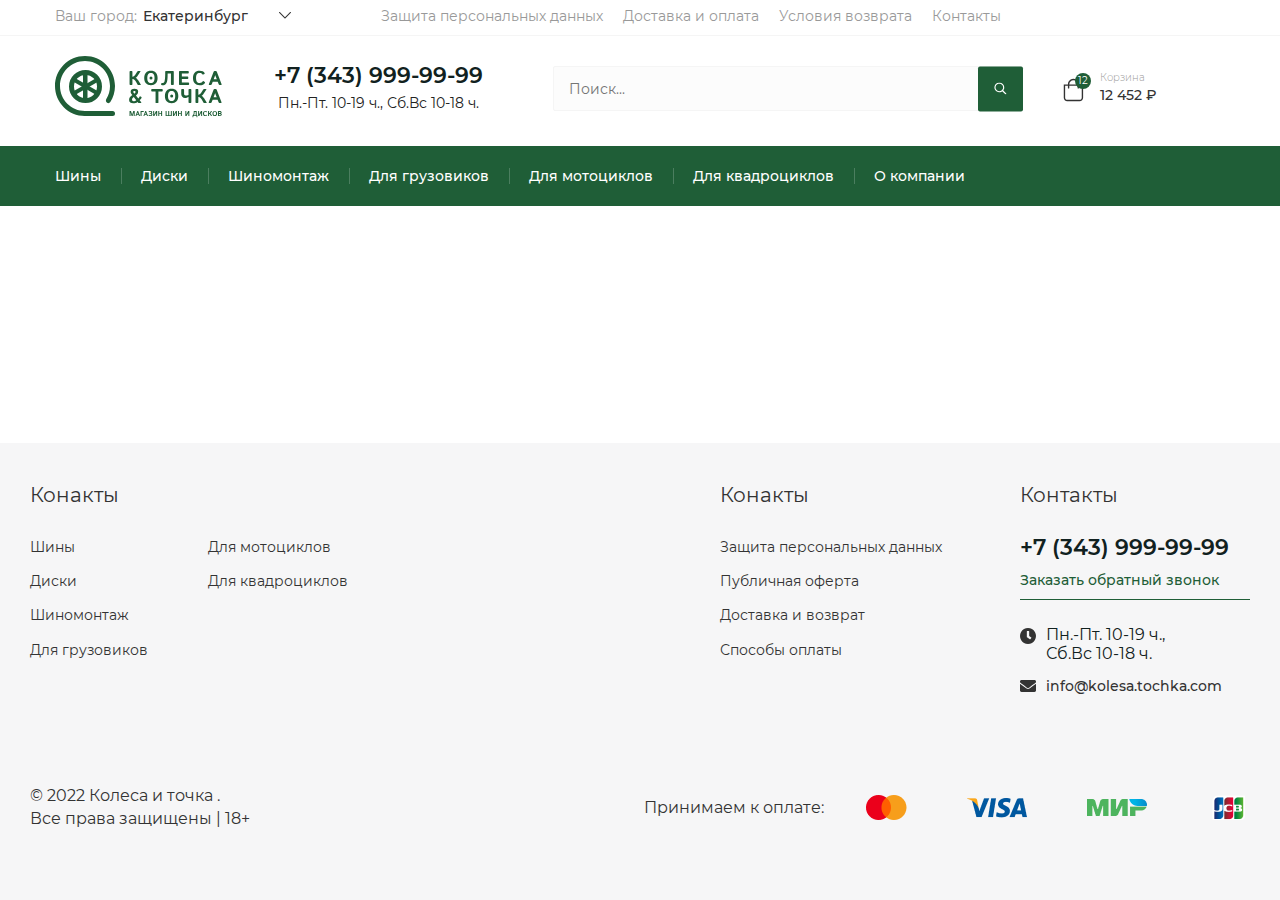
<file: start.html>
<!DOCTYPE html>
<html lang="en">

<head>
    <meta charset="UTF-8">
    <meta http-equiv="X-UA-Compatible" content="IE=edge">
    <meta name="viewport" content="width=device-width, initial-scale=1.0">
    <title>Document</title>
    <link rel="stylesheet" href="./css/styles.css">
    <script src="./js/index.js" defer></script>
</head>

<body>

    <header class="header">
        <div class="header__inner">

            <div class="header__wrapper">

                <div class="locationSelect-wrap">
                    <div class="locationSelect-title">Ваш город:</div>
                    <div class="locationSelect">
                        <div class="locationSelect__trigger">
                            <div class="locationSelect__trigger-text">Екатеринбург</div>
                            <div class="locationSelect__trigger-icon">
                                <svg width="13" height="7" viewBox="0 0 13 7" fill="none"
                                    xmlns="http://www.w3.org/2000/svg">
                                    <path
                                        d="M12.9055 0.353949C12.967 0.415364 12.9977 0.507487 12.9977 0.59961C12.9977 0.722441 12.967 0.783856 12.9055 0.845272L7.23559 6.50749C7.17409 6.5689 7.11259 6.59961 6.98959 6.59961C6.89734 6.59961 6.80509 6.5689 6.7436 6.50749L1.07369 0.845272C1.01219 0.783856 0.981445 0.722441 0.981445 0.59961C0.981445 0.507487 1.01219 0.415364 1.07369 0.353949L1.31969 0.108286C1.38119 0.0468707 1.47344 0.0161633 1.56568 0.0161633C1.68868 0.0161633 1.78093 0.0468707 1.84243 0.108286L6.98959 5.27918L12.1368 0.108286C12.229 0.0468707 12.3212 0.0161633 12.4135 0.0161633C12.5365 0.0161633 12.598 0.0468707 12.6595 0.108286L12.9055 0.353949Z"
                                        fill="#333333" />
                                </svg>
                            </div>
                        </div>
                        <div class="locationSelect__list">
                            <div class="searchForm-wrap">
                                <form class="searchForm">
                                    <div class="searchForm__inner">
                                        <div class="searchForm__input-wrap">
                                            <input class="searchForm__input" type="text" placeholder="Поиск...">
                                        </div>
                                        <div class="searchForm__button-wrap">
                                            <button class="searchForm__submitButton" type="submit">
                                                <svg width="13" height="12" viewBox="0 0 13 12" fill="none"
                                                    xmlns="http://www.w3.org/2000/svg">
                                                    <path fill-rule="evenodd" clip-rule="evenodd"
                                                        d="M12.2285 11.669L11.9803 11.8345C11.8975 11.9172 11.732 12 11.6492 12C11.5665 12 11.4837 12 11.4837 11.9172C11.4009 11.9172 11.4009 11.8345 11.3182 11.8345L8.42163 8.93793C8.33887 8.93793 8.33887 8.85517 8.33887 8.77241C7.92508 9.10345 7.51128 9.26897 7.09749 9.43448C6.51818 9.68276 5.93887 9.76552 5.2768 9.76552C4.36646 9.76552 3.53887 9.51724 2.79404 9.10345C2.04922 8.77241 1.46991 8.11034 1.05611 7.36552C0.642319 6.62069 0.394043 5.7931 0.394043 4.88276C0.394043 3.97241 0.642319 3.14483 1.05611 2.4C1.46991 1.73793 2.04922 1.07586 2.79404 0.662069C3.62163 0.248276 4.44922 0 5.2768 0C6.18715 0 7.01473 0.248276 7.75956 0.662069C8.50439 1.07586 9.0837 1.73793 9.58025 2.48276C9.99404 3.22759 10.2423 4.05517 10.2423 4.96552C10.2423 5.62759 10.1596 6.2069 9.91128 6.78621C9.74577 7.2 9.49749 7.61379 9.24922 8.02759C9.33197 8.02759 9.33197 8.11035 9.33197 8.11035L12.2285 11.0069C12.3113 11.0897 12.394 11.2552 12.394 11.3379C12.394 11.4207 12.394 11.5862 12.2285 11.669ZM5.2768 8.68966C5.93887 8.68966 6.60094 8.52414 7.18025 8.1931C7.75956 7.86207 8.17335 7.36552 8.58715 6.78621C8.91818 6.2069 9.0837 5.54483 9.0837 4.88276C9.0837 4.22069 8.91818 3.55862 8.58715 2.97931C8.25611 2.48276 7.75956 1.98621 7.18025 1.65517C6.60094 1.32414 6.02163 1.15862 5.2768 1.15862C4.61473 1.15862 3.95266 1.32414 3.37335 1.65517C2.79404 1.98621 2.38025 2.48276 2.04922 3.06207C1.71818 3.64138 1.55266 4.22069 1.55266 4.88276C1.55266 5.54483 1.71818 6.2069 2.04922 6.78621C2.38025 7.36552 2.8768 7.77931 3.45611 8.1931C3.95266 8.52414 4.61473 8.68966 5.2768 8.68966Z"
                                                        fill="white" />
                                                </svg>
                                            </button>
                                        </div>
                                    </div>
                                </form>
                            </div>
                            <div class="locationSelect__listItems" data-simplebar>
                                <div class="locationSelect__listItem ">Москва</div>
                                <div class="locationSelect__listItem">Санкт-Петербург</div>
                                <div class="locationSelect__listItem">Самара</div>
                                <div class="locationSelect__listItem">Екатеринбург</div>
                                <div class="locationSelect__listItem">Казань</div>
                                <div class="locationSelect__listItem">Уфа</div>
                                <div class="locationSelect__listItem">Пермь</div>
                                <div class="locationSelect__listItem">Екатеринбург</div>
                                <div class="locationSelect__listItem">Казань</div>
                                <div class="locationSelect__listItem">Уфа</div>
                                <div class="locationSelect__listItem">Пермь</div>
                                <div class="locationSelect__listItem">Екатеринбург</div>
                                <div class="locationSelect__listItem">Казань</div>
                                <div class="locationSelect__listItem">Уфа</div>
                                <div class="locationSelect__listItem">Пермь</div>
                            </div>
                        </div>
                    </div>
                </div>

                <div class="header__extraLinks">
                    <a class="header__extraLink" href="#">
                        Защита персональных данных
                    </a>
                    <a class="header__extraLink" href="#">
                        Доставка и оплата
                    </a>
                    <a class="header__extraLink" href="#">
                        Условия возврата
                    </a>
                    <a class="header__extraLink" href="#">
                        Контакты
                    </a>
                </div>

                <div class="callbackModal-btn">Заказать обратный звонок</div>

            </div>

            <div class="header__wrapper">

                <a class="logo" href="#">
                    <svg width="169" height="62" viewBox="0 0 169 62" fill="none"
                        xmlns="http://www.w3.org/2000/svg">
                        <circle cx="30.5" cy="30.5" r="14" stroke="#1F5E37" stroke-width="5" />
                        <rect x="28" y="17" width="4.5" height="27" fill="#1F5E37" />
                        <rect x="28" y="60" width="5" height="32" rx="2.5" transform="rotate(-90 28 60)"
                            fill="#1F5E37" />
                        <rect x="18" y="25.4639" width="4" height="27" transform="rotate(-60 18 25.4639)"
                            fill="#1F5E37" />
                        <rect x="20" y="38.9639" width="4" height="27" transform="rotate(-120 20 38.9639)"
                            fill="#1F5E37" />
                        <path fill-rule="evenodd" clip-rule="evenodd"
                            d="M30 55C30.3283 55 30.6552 54.9937 30.9804 54.9811C30.9911 54.9807 31 54.9893 31 55V58.9835C31 59.5411 30.5576 60 30 60C13.4315 60 0 46.5685 0 30C0 13.4315 13.4315 0 30 0C46.5685 0 60 13.4315 60 30C60 35.9227 58.2837 41.4446 55.3213 46.0953C54.6379 47.1682 53.2181 47.4387 52.1286 46.782C50.858 46.0162 50.5516 44.3157 51.3272 43.051C53.6569 39.2521 55 34.7829 55 30C55 16.1929 43.8071 5 30 5C16.1929 5 5 16.1929 5 30C5 43.8071 16.1929 55 30 55Z"
                            fill="#1F5E37" />
                        <path
                            d="M75.2461 29C74.7904 29 74.5625 28.7559 74.5625 28.2676V15.7285C74.5625 15.2402 74.7904 14.9961 75.2461 14.9961H76.7305C77.1862 14.9961 77.4141 15.2402 77.4141 15.7285V20.6504H77.707C78.1432 20.6504 78.5924 20.4681 79.0547 20.1035C79.5169 19.7389 79.9206 19.2865 80.2656 18.7461L82.3164 15.5723C82.5638 15.1882 82.8568 14.9961 83.1953 14.9961H84.9238C85.5553 14.9961 85.679 15.276 85.2949 15.8359L82.668 19.6836C82.3424 20.1589 82.0202 20.556 81.7012 20.875C81.3887 21.194 80.9948 21.5098 80.5195 21.8223V21.832C81.0143 22.0208 81.4635 22.291 81.8672 22.6426C82.2708 22.9876 82.7135 23.5443 83.1953 24.3125L85.5977 28.1602C85.9492 28.7201 85.8255 29 85.2266 29H83.4004C83.0358 29 82.7428 28.8079 82.5215 28.4238L80.6758 25.25C80.3307 24.651 79.8913 24.1335 79.3574 23.6973C78.8301 23.2546 78.3288 23.0332 77.8535 23.0332H77.4141V28.2676C77.4141 28.7559 77.1862 29 76.7305 29H75.2461ZM89.2039 21.998C89.2039 19.752 89.7833 17.9681 90.9422 16.6465C92.101 15.3249 93.7547 14.6641 95.9031 14.6641C98.0516 14.6641 99.7052 15.3249 100.864 16.6465C102.023 17.9681 102.602 19.752 102.602 21.998C102.602 24.2441 102.023 26.028 100.864 27.3496C99.7052 28.6712 98.0516 29.332 95.9031 29.332C93.7547 29.332 92.101 28.6712 90.9422 27.3496C89.7833 26.028 89.2039 24.2441 89.2039 21.998ZM92.2508 21.998C92.2508 23.6257 92.5405 24.8724 93.1199 25.7383C93.7059 26.5977 94.6336 27.0273 95.9031 27.0273C97.1727 27.0273 98.0971 26.5977 98.6766 25.7383C99.2625 24.8724 99.5555 23.6257 99.5555 21.998C99.5555 20.3704 99.2625 19.127 98.6766 18.2676C98.0971 17.4017 97.1727 16.9688 95.9031 16.9688C94.6336 16.9688 93.7059 17.4017 93.1199 18.2676C92.5405 19.127 92.2508 20.3704 92.2508 21.998ZM106.423 29.0977C106.15 29.0065 106.052 28.7852 106.13 28.4336L106.384 27.3203C106.463 26.9753 106.668 26.8516 107 26.9492C107.182 27.0013 107.371 27.0273 107.566 27.0273C108.562 27.0273 109.249 26.3177 109.627 24.8984C110.004 23.4727 110.193 21.2917 110.193 18.3555V15.7285C110.193 15.2402 110.421 14.9961 110.877 14.9961H118.103C118.559 14.9961 118.787 15.2402 118.787 15.7285V28.2676C118.787 28.7559 118.559 29 118.103 29H116.619C116.163 29 115.935 28.7559 115.935 28.2676V17.418H112.634V18.9023C112.634 22.776 112.254 25.4844 111.492 27.0273C110.73 28.5638 109.496 29.332 107.791 29.332C107.361 29.332 106.905 29.2539 106.423 29.0977ZM124.678 29C124.222 29 123.995 28.7559 123.995 28.2676V15.7285C123.995 15.2402 124.222 14.9961 124.678 14.9961H133.057C133.545 14.9961 133.789 15.2077 133.789 15.6309V16.7832C133.789 17.2064 133.545 17.418 133.057 17.418H126.846V20.5234H132.539C133.028 20.5234 133.272 20.735 133.272 21.1582V22.3105C133.272 22.7337 133.028 22.9453 132.539 22.9453H126.846V26.5781H133.37C133.858 26.5781 134.102 26.7897 134.102 27.2129V28.3652C134.102 28.7884 133.858 29 133.37 29H124.678ZM137.972 21.998C137.972 19.752 138.542 17.9681 139.681 16.6465C140.82 15.3249 142.464 14.6641 144.613 14.6641C145.849 14.6641 146.898 14.8561 147.757 15.2402C148.616 15.6243 149.222 16.181 149.573 16.9102C149.808 17.3919 149.769 17.7174 149.456 17.8867L148.284 18.5117C147.874 18.7331 147.536 18.6094 147.269 18.1406C147.099 17.8411 146.784 17.571 146.321 17.3301C145.866 17.0892 145.329 16.9688 144.71 16.9688C143.343 16.9688 142.386 17.4017 141.839 18.2676C141.292 19.127 141.019 20.3704 141.019 21.998C141.019 23.6257 141.292 24.8724 141.839 25.7383C142.386 26.5977 143.343 27.0273 144.71 27.0273C145.446 27.0273 146.064 26.8613 146.566 26.5293C147.073 26.1973 147.425 25.8815 147.62 25.582C147.939 25.0938 148.278 24.9701 148.636 25.2109L149.808 25.9922C150.127 26.207 150.159 26.5326 149.905 26.9688C149.528 27.6198 148.88 28.1764 147.962 28.6387C147.044 29.1009 145.928 29.332 144.613 29.332C142.497 29.332 140.859 28.6712 139.7 27.3496C138.548 26.028 137.972 24.2441 137.972 21.998ZM154.303 29C153.834 29 153.681 28.7852 153.844 28.3555L158.629 15.7871C158.831 15.2598 159.137 14.9961 159.547 14.9961H160.914C161.324 14.9961 161.63 15.2598 161.832 15.7871L166.617 28.3555C166.78 28.7852 166.627 29 166.158 29H164.605C164.176 29 163.876 28.7754 163.707 28.3262L162.711 25.6992H157.75L156.754 28.3262C156.585 28.7754 156.285 29 155.855 29H154.303ZM158.658 23.2773H161.803L160.602 20.1719C160.458 19.8073 160.37 19.5436 160.338 19.3809C160.312 19.2116 160.283 18.9642 160.25 18.6387H160.211C160.178 18.9642 160.146 19.2116 160.113 19.3809C160.087 19.5436 160.003 19.8073 159.859 20.1719L158.658 23.2773ZM74.0938 43.9141C74.0938 42.9505 74.3379 42.1009 74.8262 41.3652C75.3145 40.6296 76.1478 39.8385 77.3262 38.9922C76.8639 38.4714 76.4668 37.9831 76.1348 37.5273C75.8027 37.0651 75.6367 36.4336 75.6367 35.6328C75.6367 34.8516 75.9427 34.1615 76.5547 33.5625C77.1732 32.9635 78.1888 32.6641 79.6016 32.6641C80.474 32.6641 81.2845 32.8854 82.0332 33.3281C82.7884 33.7708 83.166 34.5358 83.166 35.623C83.166 36.4303 82.9967 37.1204 82.6582 37.6934C82.3197 38.2598 81.7533 38.8424 80.959 39.4414L83.3027 42.5078C83.5957 42.2344 83.8626 41.9219 84.1035 41.5703C84.3444 41.2188 84.5072 40.9453 84.5918 40.75C84.7741 40.3268 85.0573 40.2292 85.4414 40.457L86.4766 41.082C86.6719 41.1862 86.6914 41.4303 86.5352 41.8145C86.3529 42.2637 86.1217 42.6901 85.8418 43.0938C85.5618 43.4974 85.1777 43.9108 84.6895 44.334L86.2129 46.3555C86.5384 46.7852 86.4375 47 85.9102 47H84.1035C83.6217 47 83.2409 46.8079 82.9609 46.4238L82.6094 45.9453C81.9583 46.4661 81.2845 46.8275 80.5879 47.0293C79.8913 47.2311 79.084 47.332 78.166 47.332C76.9876 47.332 76.0143 47.0586 75.2461 46.5117C74.4779 45.9648 74.0938 45.099 74.0938 43.9141ZM77.0234 43.7969C77.0234 44.2331 77.1764 44.5781 77.4824 44.832C77.7949 45.0794 78.1562 45.2031 78.5664 45.2031C79.1133 45.2031 79.5853 45.1315 79.9824 44.9883C80.3796 44.8451 80.806 44.5781 81.2617 44.1875L78.7617 40.9062C78.1367 41.4141 77.6908 41.8633 77.4238 42.2539C77.1569 42.6445 77.0234 43.1589 77.0234 43.7969ZM78.2734 35.7402C78.2734 36.196 78.3939 36.5671 78.6348 36.8535C78.8822 37.1335 79.1523 37.4199 79.4453 37.7129C79.8555 37.3418 80.1387 37.0586 80.2949 36.8633C80.4512 36.6615 80.5293 36.3457 80.5293 35.916C80.5293 35.5905 80.4251 35.3431 80.2168 35.1738C80.015 34.998 79.7383 34.9102 79.3867 34.9102C79.0156 34.9102 78.7357 35.0176 78.5469 35.2324C78.3646 35.4408 78.2734 35.61 78.2734 35.7402ZM96.9629 35.4961C96.4746 35.4961 96.2305 35.2845 96.2305 34.8613V33.6309C96.2305 33.2077 96.4746 32.9961 96.9629 32.9961H107.002C107.49 32.9961 107.734 33.2077 107.734 33.6309V34.8613C107.734 35.2845 107.49 35.4961 107.002 35.4961H103.408V46.4629C103.408 46.821 103.245 47 102.92 47H101.045C100.719 47 100.557 46.821 100.557 46.4629V35.4961H96.9629ZM109.906 39.998C109.906 37.752 110.486 35.9681 111.645 34.6465C112.803 33.3249 114.457 32.6641 116.605 32.6641C118.754 32.6641 120.408 33.3249 121.566 34.6465C122.725 35.9681 123.305 37.752 123.305 39.998C123.305 42.2441 122.725 44.028 121.566 45.3496C120.408 46.6712 118.754 47.332 116.605 47.332C114.457 47.332 112.803 46.6712 111.645 45.3496C110.486 44.028 109.906 42.2441 109.906 39.998ZM112.953 39.998C112.953 41.6257 113.243 42.8724 113.822 43.7383C114.408 44.5977 115.336 45.0273 116.605 45.0273C117.875 45.0273 118.799 44.5977 119.379 43.7383C119.965 42.8724 120.258 41.6257 120.258 39.998C120.258 38.3704 119.965 37.127 119.379 36.2676C118.799 35.4017 117.875 34.9688 116.605 34.9688C115.336 34.9688 114.408 35.4017 113.822 36.2676C113.243 37.127 112.953 38.3704 112.953 39.998ZM126.238 37.8984V33.7285C126.238 33.2402 126.466 32.9961 126.922 32.9961H128.406C128.862 32.9961 129.09 33.2402 129.09 33.7285V37.4297C129.09 38.224 129.233 38.7806 129.52 39.0996C129.806 39.4186 130.2 39.5781 130.701 39.5781C131.17 39.5781 131.609 39.5358 132.02 39.4512C132.436 39.3665 132.931 39.1908 133.504 38.9238V33.7285C133.504 33.2402 133.732 32.9961 134.188 32.9961H135.672C136.128 32.9961 136.355 33.2402 136.355 33.7285V46.2676C136.355 46.7559 136.128 47 135.672 47H134.188C133.732 47 133.504 46.7559 133.504 46.2676V42.2051C133.504 41.8145 133.52 41.4238 133.553 41.0332H133.484C133.016 41.2741 132.452 41.4759 131.795 41.6387C131.137 41.8014 130.532 41.8828 129.979 41.8828C128.839 41.8828 127.931 41.4857 127.254 40.6914C126.577 39.8971 126.238 38.9661 126.238 37.8984ZM141.164 47C140.708 47 140.48 46.7559 140.48 46.2676V33.7285C140.48 33.2402 140.708 32.9961 141.164 32.9961H142.648C143.104 32.9961 143.332 33.2402 143.332 33.7285V38.6504H143.625C144.061 38.6504 144.51 38.4681 144.973 38.1035C145.435 37.7389 145.839 37.2865 146.184 36.7461L148.234 33.5723C148.482 33.1882 148.775 32.9961 149.113 32.9961H150.842C151.473 32.9961 151.597 33.276 151.213 33.8359L148.586 37.6836C148.26 38.1589 147.938 38.556 147.619 38.875C147.307 39.194 146.913 39.5098 146.438 39.8223V39.832C146.932 40.0208 147.382 40.291 147.785 40.6426C148.189 40.9876 148.632 41.5443 149.113 42.3125L151.516 46.1602C151.867 46.7201 151.743 47 151.145 47H149.318C148.954 47 148.661 46.8079 148.439 46.4238L146.594 43.25C146.249 42.651 145.809 42.1335 145.275 41.6973C144.748 41.2546 144.247 41.0332 143.771 41.0332H143.332V46.2676C143.332 46.7559 143.104 47 142.648 47H141.164ZM154.205 47C153.736 47 153.583 46.7852 153.746 46.3555L158.531 33.7871C158.733 33.2598 159.039 32.9961 159.449 32.9961H160.816C161.227 32.9961 161.533 33.2598 161.734 33.7871L166.52 46.3555C166.682 46.7852 166.529 47 166.061 47H164.508C164.078 47 163.779 46.7754 163.609 46.3262L162.613 43.6992H157.652L156.656 46.3262C156.487 46.7754 156.188 47 155.758 47H154.205ZM158.561 41.2773H161.705L160.504 38.1719C160.361 37.8073 160.273 37.5436 160.24 37.3809C160.214 37.2116 160.185 36.9642 160.152 36.6387H160.113C160.081 36.9642 160.048 37.2116 160.016 37.3809C159.99 37.5436 159.905 37.8073 159.762 38.1719L158.561 41.2773Z"
                            fill="#1F5E37" />
                        <path
                            d="M74.7861 60C74.6266 60 74.5469 59.9146 74.5469 59.7437V55.355C74.5469 55.1841 74.6266 55.0986 74.7861 55.0986H75.7773C75.9095 55.0986 76.0041 55.1898 76.061 55.3721L76.9873 58.3696C77.0283 58.4995 77.0568 58.6066 77.0728 58.6909C77.0887 58.7729 77.1024 58.8709 77.1138 58.9849H77.1343C77.1457 58.8709 77.1593 58.7729 77.1753 58.6909C77.1912 58.6066 77.2197 58.4995 77.2607 58.3696L78.187 55.3721C78.244 55.1898 78.3385 55.0986 78.4707 55.0986H79.4619C79.6214 55.0986 79.7012 55.1841 79.7012 55.355V59.7437C79.7012 59.9146 79.6214 60 79.4619 60H78.9424C78.7829 60 78.7031 59.9146 78.7031 59.7437V56.9204C78.7031 56.7837 78.7088 56.647 78.7202 56.5103H78.6963L77.7085 59.7231C77.6515 59.9077 77.5535 60 77.4146 60H76.8335C76.6945 60 76.5965 59.9077 76.5396 59.7231L75.5518 56.5103H75.5278C75.5392 56.647 75.5449 56.7837 75.5449 56.9204V59.7437C75.5449 59.9146 75.4652 60 75.3057 60H74.7861ZM80.6411 60C80.4771 60 80.4235 59.9248 80.4805 59.7744L82.1553 55.3755C82.2259 55.1909 82.333 55.0986 82.4766 55.0986H82.9551C83.0986 55.0986 83.2057 55.1909 83.2764 55.3755L84.9512 59.7744C85.0081 59.9248 84.9546 60 84.7905 60H84.2471C84.0967 60 83.9919 59.9214 83.9326 59.7642L83.584 58.8447H81.8477L81.499 59.7642C81.4398 59.9214 81.335 60 81.1846 60H80.6411ZM82.1655 57.9971H83.2661L82.8457 56.9102C82.7956 56.7826 82.7648 56.6903 82.7534 56.6333C82.7443 56.5741 82.734 56.4875 82.7227 56.3735H82.709C82.6976 56.4875 82.6862 56.5741 82.6748 56.6333C82.6657 56.6903 82.6361 56.7826 82.5859 56.9102L82.1655 57.9971ZM85.7988 60C85.6393 60 85.5596 59.9146 85.5596 59.7437V55.355C85.5596 55.1841 85.6393 55.0986 85.7988 55.0986H88.4614C88.6323 55.0986 88.7178 55.1727 88.7178 55.3208V55.7241C88.7178 55.8722 88.6323 55.9463 88.4614 55.9463H86.5576V59.7437C86.5576 59.9146 86.4779 60 86.3184 60H85.7988ZM88.6323 60C88.4683 60 88.4147 59.9248 88.4717 59.7744L90.1465 55.3755C90.2171 55.1909 90.3242 55.0986 90.4678 55.0986H90.9463C91.0898 55.0986 91.1969 55.1909 91.2676 55.3755L92.9424 59.7744C92.9993 59.9248 92.9458 60 92.7817 60H92.2383C92.0879 60 91.9831 59.9214 91.9238 59.7642L91.5752 58.8447H89.8389L89.4902 59.7642C89.431 59.9214 89.3262 60 89.1758 60H88.6323ZM90.1567 57.9971H91.2573L90.8369 56.9102C90.7868 56.7826 90.756 56.6903 90.7446 56.6333C90.7355 56.5741 90.7253 56.4875 90.7139 56.3735H90.7002C90.6888 56.4875 90.6774 56.5741 90.666 56.6333C90.6569 56.6903 90.6273 56.7826 90.5771 56.9102L90.1567 57.9971ZM93.5679 59.4873C93.4539 59.3574 93.4437 59.2446 93.5371 59.1489L93.8652 58.8105C93.9609 58.7103 94.0863 58.7297 94.2412 58.8687C94.3506 58.9666 94.4907 59.0646 94.6616 59.1626C94.8325 59.2606 95.0581 59.3096 95.3384 59.3096C95.605 59.3096 95.8397 59.2606 96.0425 59.1626C96.2476 59.0646 96.3501 58.8721 96.3501 58.585C96.3501 58.2979 96.2646 58.0996 96.0938 57.9902C95.9251 57.8809 95.7007 57.8262 95.4204 57.8262H94.853C94.6821 57.8262 94.5967 57.7544 94.5967 57.6108V57.2417C94.5967 57.0936 94.6821 57.0195 94.853 57.0195H95.2769C95.6619 57.0195 95.9172 56.9591 96.0425 56.8384C96.1678 56.7176 96.2305 56.5615 96.2305 56.3701C96.2305 56.1719 96.1587 56.026 96.0151 55.9326C95.8739 55.8369 95.6483 55.7891 95.3384 55.7891C95.0991 55.7891 94.8895 55.8267 94.7095 55.9019C94.5317 55.9748 94.3984 56.0522 94.3096 56.1343C94.1615 56.2687 94.035 56.279 93.9302 56.165L93.6465 55.854C93.5394 55.7378 93.5542 55.6239 93.6909 55.5122C93.9347 55.3117 94.1911 55.1738 94.46 55.0986C94.7311 55.0212 95.0353 54.9824 95.3726 54.9824C95.9878 54.9824 96.4526 55.1009 96.7671 55.3379C97.0838 55.5749 97.2422 55.8848 97.2422 56.2676C97.2422 56.5957 97.1533 56.8475 96.9756 57.0229C96.8001 57.1961 96.5837 57.3146 96.3262 57.3784V57.3921C96.611 57.4217 96.8639 57.5493 97.085 57.7749C97.306 58.0005 97.4165 58.2899 97.4165 58.6431C97.4165 59.1034 97.2319 59.4645 96.8628 59.7266C96.4959 59.9863 95.9821 60.1162 95.3213 60.1162C94.8519 60.1162 94.485 60.0615 94.2207 59.9521C93.9587 59.8405 93.741 59.6855 93.5679 59.4873ZM98.418 60C98.2585 60 98.1787 59.9146 98.1787 59.7437V55.355C98.1787 55.1841 98.2585 55.0986 98.418 55.0986H98.9375C99.097 55.0986 99.1768 55.1841 99.1768 55.355V58.0518C99.1768 58.1885 99.1711 58.3252 99.1597 58.4619H99.1836L100.858 55.3379C100.945 55.1784 101.093 55.0986 101.303 55.0986H101.945C102.105 55.0986 102.185 55.1841 102.185 55.355V59.7437C102.185 59.9146 102.105 60 101.945 60H101.426C101.266 60 101.187 59.9146 101.187 59.7437V57.0469C101.187 56.9102 101.192 56.7734 101.204 56.6367H101.18L99.5049 59.7607C99.4183 59.9202 99.2702 60 99.0605 60H98.418ZM103.518 60C103.358 60 103.278 59.9146 103.278 59.7437V55.355C103.278 55.1841 103.358 55.0986 103.518 55.0986H104.037C104.197 55.0986 104.276 55.1841 104.276 55.355V57.0264H106.115V55.355C106.115 55.1841 106.195 55.0986 106.354 55.0986H106.874C107.034 55.0986 107.113 55.1841 107.113 55.355V59.7437C107.113 59.9146 107.034 60 106.874 60H106.354C106.195 60 106.115 59.9146 106.115 59.7437V57.874H104.276V59.7437C104.276 59.9146 104.197 60 104.037 60H103.518ZM110.839 60C110.679 60 110.6 59.9146 110.6 59.7437V55.355C110.6 55.1841 110.679 55.0986 110.839 55.0986H111.358C111.518 55.0986 111.598 55.1841 111.598 55.355V59.1523H113.211V55.355C113.211 55.1841 113.291 55.0986 113.45 55.0986H113.97C114.129 55.0986 114.209 55.1841 114.209 55.355V59.1523H115.822V55.355C115.822 55.1841 115.902 55.0986 116.062 55.0986H116.581C116.741 55.0986 116.82 55.1841 116.82 55.355V59.7437C116.82 59.9146 116.741 60 116.581 60H110.839ZM118.153 60C117.994 60 117.914 59.9146 117.914 59.7437V55.355C117.914 55.1841 117.994 55.0986 118.153 55.0986H118.673C118.832 55.0986 118.912 55.1841 118.912 55.355V58.0518C118.912 58.1885 118.906 58.3252 118.895 58.4619H118.919L120.594 55.3379C120.68 55.1784 120.828 55.0986 121.038 55.0986H121.681C121.84 55.0986 121.92 55.1841 121.92 55.355V59.7437C121.92 59.9146 121.84 60 121.681 60H121.161C121.002 60 120.922 59.9146 120.922 59.7437V57.0469C120.922 56.9102 120.928 56.7734 120.939 56.6367H120.915L119.24 59.7607C119.154 59.9202 119.006 60 118.796 60H118.153ZM123.253 60C123.093 60 123.014 59.9146 123.014 59.7437V55.355C123.014 55.1841 123.093 55.0986 123.253 55.0986H123.772C123.932 55.0986 124.012 55.1841 124.012 55.355V57.0264H125.851V55.355C125.851 55.1841 125.93 55.0986 126.09 55.0986H126.609C126.769 55.0986 126.849 55.1841 126.849 55.355V59.7437C126.849 59.9146 126.769 60 126.609 60H126.09C125.93 60 125.851 59.9146 125.851 59.7437V57.874H124.012V59.7437C124.012 59.9146 123.932 60 123.772 60H123.253ZM130.574 60C130.415 60 130.335 59.9146 130.335 59.7437V55.355C130.335 55.1841 130.415 55.0986 130.574 55.0986H131.094C131.253 55.0986 131.333 55.1841 131.333 55.355V58.0518C131.333 58.1885 131.327 58.3252 131.316 58.4619H131.34L133.015 55.3379C133.101 55.1784 133.249 55.0986 133.459 55.0986H134.102C134.261 55.0986 134.341 55.1841 134.341 55.355V59.7437C134.341 59.9146 134.261 60 134.102 60H133.582C133.423 60 133.343 59.9146 133.343 59.7437V57.0469C133.343 56.9102 133.348 56.7734 133.36 56.6367H133.336L131.661 59.7607C131.575 59.9202 131.426 60 131.217 60H130.574ZM137.69 61.2646C137.554 61.2646 137.485 61.1849 137.485 61.0254V59.4087C137.485 59.2378 137.588 59.1523 137.793 59.1523H137.94C138.238 58.8424 138.442 58.4984 138.552 58.1201C138.661 57.7419 138.716 57.1152 138.716 56.2402V55.355C138.716 55.1841 138.796 55.0986 138.955 55.0986H141.484C141.644 55.0986 141.724 55.1841 141.724 55.355V59.1523H142.065C142.271 59.1523 142.373 59.2378 142.373 59.4087V61.0254C142.373 61.1849 142.305 61.2646 142.168 61.2646H141.724C141.587 61.2646 141.519 61.1849 141.519 61.0254V60H138.34V61.0254C138.34 61.1849 138.271 61.2646 138.135 61.2646H137.69ZM138.952 59.1523H140.726V55.9463H139.57V56.4316C139.57 57.2428 139.512 57.8672 139.396 58.3047C139.28 58.7422 139.132 59.0247 138.952 59.1523ZM143.364 60C143.205 60 143.125 59.9146 143.125 59.7437V55.355C143.125 55.1841 143.205 55.0986 143.364 55.0986H143.884C144.043 55.0986 144.123 55.1841 144.123 55.355V58.0518C144.123 58.1885 144.117 58.3252 144.106 58.4619H144.13L145.805 55.3379C145.891 55.1784 146.039 55.0986 146.249 55.0986H146.892C147.051 55.0986 147.131 55.1841 147.131 55.355V59.7437C147.131 59.9146 147.051 60 146.892 60H146.372C146.213 60 146.133 59.9146 146.133 59.7437V57.0469C146.133 56.9102 146.139 56.7734 146.15 56.6367H146.126L144.451 59.7607C144.365 59.9202 144.216 60 144.007 60H143.364ZM147.972 57.5493C147.972 56.7632 148.171 56.1388 148.57 55.6763C148.969 55.2137 149.544 54.9824 150.296 54.9824C150.729 54.9824 151.096 55.0496 151.396 55.1841C151.697 55.3185 151.909 55.5133 152.032 55.7686C152.114 55.9372 152.101 56.0511 151.991 56.1104L151.581 56.3291C151.438 56.4066 151.319 56.3633 151.226 56.1992C151.166 56.0944 151.056 55.9998 150.894 55.9155C150.735 55.8312 150.547 55.7891 150.33 55.7891C149.852 55.7891 149.517 55.9406 149.325 56.2437C149.134 56.5444 149.038 56.9797 149.038 57.5493C149.038 58.119 149.134 58.5553 149.325 58.8584C149.517 59.1592 149.852 59.3096 150.33 59.3096C150.588 59.3096 150.804 59.2515 150.979 59.1353C151.157 59.019 151.28 58.9085 151.349 58.8037C151.46 58.6328 151.579 58.5895 151.704 58.6738L152.114 58.9473C152.226 59.0225 152.237 59.1364 152.148 59.2891C152.016 59.5169 151.79 59.7118 151.468 59.8735C151.147 60.0353 150.756 60.1162 150.296 60.1162C149.555 60.1162 148.982 59.8849 148.577 59.4224C148.173 58.9598 147.972 58.3354 147.972 57.5493ZM153.311 60C153.151 60 153.071 59.9146 153.071 59.7437V55.355C153.071 55.1841 153.151 55.0986 153.311 55.0986H153.83C153.99 55.0986 154.069 55.1841 154.069 55.355V57.0776H154.172C154.325 57.0776 154.482 57.0138 154.644 56.8862C154.805 56.7586 154.947 56.6003 155.067 56.4111L155.785 55.3003C155.872 55.1659 155.974 55.0986 156.093 55.0986H156.698C156.919 55.0986 156.962 55.1966 156.828 55.3926L155.908 56.7393C155.794 56.9056 155.681 57.0446 155.57 57.1562C155.46 57.2679 155.323 57.3784 155.156 57.4878V57.4912C155.329 57.5573 155.487 57.6519 155.628 57.7749C155.769 57.8957 155.924 58.0905 156.093 58.3594L156.934 59.7061C157.057 59.902 157.013 60 156.804 60H156.165C156.037 60 155.934 59.9328 155.857 59.7983L155.211 58.6875C155.09 58.4779 154.936 58.2967 154.75 58.144C154.565 57.9891 154.389 57.9116 154.223 57.9116H154.069V59.7437C154.069 59.9146 153.99 60 153.83 60H153.311ZM157.426 57.5493C157.426 56.7632 157.629 56.1388 158.034 55.6763C158.44 55.2137 159.019 54.9824 159.771 54.9824C160.522 54.9824 161.101 55.2137 161.507 55.6763C161.912 56.1388 162.115 56.7632 162.115 57.5493C162.115 58.3354 161.912 58.9598 161.507 59.4224C161.101 59.8849 160.522 60.1162 159.771 60.1162C159.019 60.1162 158.44 59.8849 158.034 59.4224C157.629 58.9598 157.426 58.3354 157.426 57.5493ZM158.492 57.5493C158.492 58.119 158.594 58.5553 158.796 58.8584C159.001 59.1592 159.326 59.3096 159.771 59.3096C160.215 59.3096 160.538 59.1592 160.741 58.8584C160.946 58.5553 161.049 58.119 161.049 57.5493C161.049 56.9797 160.946 56.5444 160.741 56.2437C160.538 55.9406 160.215 55.7891 159.771 55.7891C159.326 55.7891 159.001 55.9406 158.796 56.2437C158.594 56.5444 158.492 56.9797 158.492 57.5493ZM163.229 60C163.047 60 162.956 59.9146 162.956 59.7437V55.355C162.956 55.1841 163.047 55.0986 163.229 55.0986H164.392C165.267 55.0986 165.857 55.2069 166.162 55.4233C166.47 55.6375 166.624 55.9679 166.624 56.4146C166.624 56.7267 166.508 56.9683 166.278 57.1392C166.05 57.3101 165.829 57.4092 165.615 57.4365V57.4468C165.823 57.4604 166.066 57.5653 166.347 57.7612C166.627 57.9572 166.767 58.234 166.767 58.5918C166.767 59.0111 166.596 59.3506 166.254 59.6104C165.913 59.8701 165.349 60 164.562 60H163.229ZM163.954 59.166H164.453C164.936 59.166 165.264 59.1239 165.438 59.0396C165.613 58.9552 165.701 58.7843 165.701 58.5269C165.701 58.2853 165.599 58.119 165.396 58.0278C165.196 57.9344 164.882 57.8877 164.453 57.8877H163.954V59.166ZM163.954 57.0811H164.402C164.696 57.0811 164.97 57.0298 165.226 56.9272C165.483 56.8247 165.612 56.6652 165.612 56.4487C165.612 56.2801 165.54 56.1525 165.396 56.0659C165.255 55.9771 164.924 55.9326 164.402 55.9326H163.954V57.0811Z"
                            fill="#1F5E37" />
                        <circle cx="116.7" cy="40" r="1.5" fill="#1F5E37" />
                        <circle cx="96" cy="22" r="1.5" fill="#1F5E37" />
                    </svg>
                </a>

                <div class="header__info">
                    <a class="header__info-phone phone-number" href="tel:">+7 (343) 999-99-99</a>
                    <div class="header__info-workingDays">
                        Пн.-Пт. 10-19 ч., Сб.Вс 10-18 ч.
                    </div>
                </div>

                <div class="searchForm-wrap">
                    <form class="searchForm">
                        <div class="searchForm__inner">
                            <div class="searchForm__input-wrap">
                                <input class="searchForm__input" type="text" placeholder="Поиск...">
                            </div>
                            <div class="searchForm__button-wrap">
                                <button class="searchForm__submitButton" type="submit">
                                    <svg width="13" height="12" viewBox="0 0 13 12" fill="none"
                                        xmlns="http://www.w3.org/2000/svg">
                                        <path fill-rule="evenodd" clip-rule="evenodd"
                                            d="M12.2285 11.669L11.9803 11.8345C11.8975 11.9172 11.732 12 11.6492 12C11.5665 12 11.4837 12 11.4837 11.9172C11.4009 11.9172 11.4009 11.8345 11.3182 11.8345L8.42163 8.93793C8.33887 8.93793 8.33887 8.85517 8.33887 8.77241C7.92508 9.10345 7.51128 9.26897 7.09749 9.43448C6.51818 9.68276 5.93887 9.76552 5.2768 9.76552C4.36646 9.76552 3.53887 9.51724 2.79404 9.10345C2.04922 8.77241 1.46991 8.11034 1.05611 7.36552C0.642319 6.62069 0.394043 5.7931 0.394043 4.88276C0.394043 3.97241 0.642319 3.14483 1.05611 2.4C1.46991 1.73793 2.04922 1.07586 2.79404 0.662069C3.62163 0.248276 4.44922 0 5.2768 0C6.18715 0 7.01473 0.248276 7.75956 0.662069C8.50439 1.07586 9.0837 1.73793 9.58025 2.48276C9.99404 3.22759 10.2423 4.05517 10.2423 4.96552C10.2423 5.62759 10.1596 6.2069 9.91128 6.78621C9.74577 7.2 9.49749 7.61379 9.24922 8.02759C9.33197 8.02759 9.33197 8.11035 9.33197 8.11035L12.2285 11.0069C12.3113 11.0897 12.394 11.2552 12.394 11.3379C12.394 11.4207 12.394 11.5862 12.2285 11.669ZM5.2768 8.68966C5.93887 8.68966 6.60094 8.52414 7.18025 8.1931C7.75956 7.86207 8.17335 7.36552 8.58715 6.78621C8.91818 6.2069 9.0837 5.54483 9.0837 4.88276C9.0837 4.22069 8.91818 3.55862 8.58715 2.97931C8.25611 2.48276 7.75956 1.98621 7.18025 1.65517C6.60094 1.32414 6.02163 1.15862 5.2768 1.15862C4.61473 1.15862 3.95266 1.32414 3.37335 1.65517C2.79404 1.98621 2.38025 2.48276 2.04922 3.06207C1.71818 3.64138 1.55266 4.22069 1.55266 4.88276C1.55266 5.54483 1.71818 6.2069 2.04922 6.78621C2.38025 7.36552 2.8768 7.77931 3.45611 8.1931C3.95266 8.52414 4.61473 8.68966 5.2768 8.68966Z"
                                            fill="white" />
                                    </svg>
                                </button>
                            </div>
                        </div>
                    </form>
                </div>

                <a class="header__cart" href="#">
                    <div class="header__cart-iconWrap">
                        <div class="header__cart-icon">
                            <svg width="21" height="24" viewBox="0 0 21 24" fill="none"
                                xmlns="http://www.w3.org/2000/svg">
                                <path
                                    d="M15.9719 6.3998H20.1209V19.6998C20.1209 20.6623 19.7751 21.4936 19.0836 22.1936C18.3921 22.8936 17.6142 23.1998 16.6634 23.1998H4.2167C3.26591 23.1998 2.44477 22.8936 1.75329 22.1936C1.0618 21.4936 0.759277 20.6623 0.759277 19.6998V6.3998H4.90819C4.90819 5.39355 5.12428 4.4748 5.64289 3.5998C6.11829 2.7248 6.76655 2.06855 7.63091 1.54355C8.49527 1.0623 9.40284 0.799805 10.4401 0.799805C11.4341 0.799805 12.3417 1.0623 13.206 1.54355C14.0704 2.06855 14.7186 2.7248 15.2372 3.5998C15.7126 4.4748 15.9719 5.39355 15.9719 6.3998ZM10.4401 2.1998C9.27319 2.1998 8.27918 2.6373 7.50126 3.4248C6.68012 4.25605 6.29116 5.2623 6.29116 6.3998H14.589C14.589 5.2623 14.1568 4.25605 13.3789 3.4248C12.5577 2.6373 11.5637 2.1998 10.4401 2.1998ZM18.7379 19.6998V7.7998H15.9719V9.89981C15.9719 10.1186 15.8855 10.2936 15.7559 10.4248C15.6262 10.5561 15.4533 10.5998 15.2805 10.5998C15.0644 10.5998 14.8915 10.5561 14.7618 10.4248C14.6322 10.2936 14.589 10.1186 14.589 9.89981V7.7998H6.29116V9.89981C6.29116 10.1186 6.20472 10.2936 6.07507 10.4248C5.94541 10.5561 5.77254 10.5998 5.59967 10.5998C5.38358 10.5998 5.21071 10.5561 5.08106 10.4248C4.95141 10.2936 4.90819 10.1186 4.90819 9.89981V7.7998H2.14225V19.6998C2.14225 20.3123 2.31512 20.7936 2.7473 21.1873C3.13626 21.6248 3.61165 21.7998 4.2167 21.7998H16.6634C17.2253 21.7998 17.7007 21.6248 18.1328 21.1873C18.5218 20.7936 18.7379 20.3123 18.7379 19.6998Z"
                                    fill="#333333" />
                            </svg>
                        </div>
                        <div class="header__cart-counter">12</div>
                    </div>
                    <div class="header__car-tinfo">
                        <div class="header__cartTitle">Корзина</div>
                        <div class="header__cartTotal">12 452 ₽</div>
                    </div>
                </a>

            </div>

            <div class="header__wrapper">

                <nav class="menu">
                    <ul class="menu__list">
                        <li class="menu__list-item">
                            <a class="menu__list-link" href="#">Шины</a>
                        </li>
                        <li class="menu__list-item">
                            <a class="menu__list-link" href="#">Диски</a>
                            <ul class="submenu__list">
                                <li class="submenu__listItem">
                                    <a class="submenu__listLink" href="#">Каталог дисков</a>
                                </li>
                                <li class="submenu__listItem">
                                    <a class="submenu__listLink" href="#">Подбор по размерам</a>
                                </li>
                                <li class="submenu__listItem">
                                    <a class="submenu__listLink" href="#">Цвета дисков</a>
                                </li>
                                <li class="submenu__listItem">
                                    <a class="submenu__listLink" href="#">Размеры дисков</a>
                                </li>
                                <li class="submenu__listItem">
                                    <a class="submenu__listLink" href="#">Покраска дисков</a>
                                </li>
                                <li class="submenu__listItem">
                                    <a class="submenu__listLink" href="#">Секретки</a>
                                </li>
                            </ul>
                        </li>
                        <li class="menu__list-item">
                            <a class="menu__list-link" href="#">Шиномонтаж</a>
                        </li>
                        <li class="menu__list-item">
                            <a class="menu__list-link" href="#">Для грузовиков</a>
                        </li>
                        <li class="menu__list-item">
                            <a class="menu__list-link" href="#">Для мотоциклов</a>
                        </li>
                        <li class="menu__list-item">
                            <a class="menu__list-link" href="#">Для квадроциклов</a>
                        </li>
                        <li class="menu__list-item">
                            <a class="menu__list-link" href="#">О компании</a>
                        </li>
                    </ul>
                </nav>


                <div class="burgerMenuButton">
                    <svg width="24" height="24" viewBox="0 0 24 24" fill="none" xmlns="http://www.w3.org/2000/svg">
                        <path d="M4 18L14 18" stroke="white" stroke-width="2" stroke-linecap="round"
                            stroke-linejoin="round" />
                        <path d="M4 12L20 12" stroke="white" stroke-width="2" stroke-linecap="round"
                            stroke-linejoin="round" />
                        <path d="M4 6L10 6" stroke="white" stroke-width="2" stroke-linecap="round"
                            stroke-linejoin="round" />
                    </svg>

                </div>

            </div>

        </div>
    </header>

    <div class="burgerMenu">
        <div class="burgerMenu__container">

            <div class="burgerMenu__top">
                <div class="locationSelect-wrap">
                    <div class="locationSelect-title">Ваш город:</div>
                    <div class="locationSelect">
                        <div class="locationSelect__trigger">
                            <div class="locationSelect__trigger-text">Екатеринбург</div>
                            <div class="locationSelect__trigger-icon">
                                <svg width="13" height="7" viewBox="0 0 13 7" fill="none"
                                    xmlns="http://www.w3.org/2000/svg">
                                    <path
                                        d="M12.9055 0.353949C12.967 0.415364 12.9977 0.507487 12.9977 0.59961C12.9977 0.722441 12.967 0.783856 12.9055 0.845272L7.23559 6.50749C7.17409 6.5689 7.11259 6.59961 6.98959 6.59961C6.89734 6.59961 6.80509 6.5689 6.7436 6.50749L1.07369 0.845272C1.01219 0.783856 0.981445 0.722441 0.981445 0.59961C0.981445 0.507487 1.01219 0.415364 1.07369 0.353949L1.31969 0.108286C1.38119 0.0468707 1.47344 0.0161633 1.56568 0.0161633C1.68868 0.0161633 1.78093 0.0468707 1.84243 0.108286L6.98959 5.27918L12.1368 0.108286C12.229 0.0468707 12.3212 0.0161633 12.4135 0.0161633C12.5365 0.0161633 12.598 0.0468707 12.6595 0.108286L12.9055 0.353949Z"
                                        fill="#333333" />
                                </svg>
                            </div>
                        </div>
                        <div class="locationSelect__list"></div>
                    </div>
                </div>
                <div class="burgerMenu__closeButton">
                    <svg width="24" height="24" viewBox="0 0 24 24" fill="none" xmlns="http://www.w3.org/2000/svg">
                        <g clip-path="url(#clip0_443_9021)">
                            <path
                                d="M12.0002 10.5862L16.9502 5.63623L18.3642 7.05023L13.4142 12.0002L18.3642 16.9502L16.9502 18.3642L12.0002 13.4142L7.05023 18.3642L5.63623 16.9502L10.5862 12.0002L5.63623 7.05023L7.05023 5.63623L12.0002 10.5862Z"
                                fill="white" />
                        </g>
                        <defs>
                            <clipPath id="clip0_443_9021">
                                <rect width="24" height="24" fill="white" />
                            </clipPath>
                        </defs>
                    </svg>
                </div>
            </div>

            <div class="burgerMenu__links">

                <div class="burgerMenu__linkWrap">
                    <div class="burgerMenu__linkButton">
                        <a class="burgerMenu__link" href="#">Шины</a>
                        <div class="burgerMenu__linkIcon">
                            <svg width="19" height="19" viewBox="0 0 19 19" fill="none" xmlns="http://www.w3.org/2000/svg">
                                <g clip-path="url(#clip0_443_9039)">
                                    <path d="M12.6665 9.5L7.91651 14.25L7.91651 4.75L12.6665 9.5Z" fill="white" />
                                </g>
                                <defs>
                                    <clipPath id="clip0_443_9039">
                                        <rect width="19" height="19" fill="white"
                                            transform="translate(19 19) rotate(180)" />
                                    </clipPath>
                                </defs>
                            </svg>
                        </div>
                    </div>
                </div>

                <div class="burgerMenu__linkWrap">
                    <div class="burgerMenu__linkButton">
                        <a class="burgerMenu__link" href="#">Диски</a>
                        <div class="burgerMenu__linkIcon">
                            <svg width="19" height="19" viewBox="0 0 19 19" fill="none" xmlns="http://www.w3.org/2000/svg">
                                <g clip-path="url(#clip0_443_9039)">
                                    <path d="M12.6665 9.5L7.91651 14.25L7.91651 4.75L12.6665 9.5Z" fill="white" />
                                </g>
                                <defs>
                                    <clipPath id="clip0_443_9039">
                                        <rect width="19" height="19" fill="white"
                                            transform="translate(19 19) rotate(180)" />
                                    </clipPath>
                                </defs>
                            </svg>
                        </div>
                    </div>
                    <div class="burgerMenu__list">
                        <div class="burgerMenu__listItem">
                            <a class="burgerMenu__listLink" href="#">Каталог шин</a>
                        </div>
                        <div class="burgerMenu__listItem">
                            <a class="burgerMenu__listLink" href="#">Подбор по размерам</a>
                        </div>
                        <div class="burgerMenu__listItem">
                            <a class="burgerMenu__listLink" href="#">Шинный калькулятор</a>
                        </div>
                        <div class="burgerMenu__listItem">
                            <a class="burgerMenu__listLink" href="#">Все размеры летних шин</a>
                        </div>
                        <div class="burgerMenu__listItem">
                            <a class="burgerMenu__listLink" href="#">Все размеры зимних шин</a>
                        </div>
                        <div class="burgerMenu__listItem">
                            <a class="burgerMenu__listLink" href="#">Датчики давления в шинах</a>
                        </div>
                    </div>
                </div>

                <div class="burgerMenu__linkWrap">
                    <div class="burgerMenu__linkButton">
                        <a class="burgerMenu__link" href="#">Шиномонтаж</a>
                        <div class="burgerMenu__linkIcon">
                            <svg width="19" height="19" viewBox="0 0 19 19" fill="none" xmlns="http://www.w3.org/2000/svg">
                                <g clip-path="url(#clip0_443_9039)">
                                    <path d="M12.6665 9.5L7.91651 14.25L7.91651 4.75L12.6665 9.5Z" fill="white" />
                                </g>
                                <defs>
                                    <clipPath id="clip0_443_9039">
                                        <rect width="19" height="19" fill="white"
                                            transform="translate(19 19) rotate(180)" />
                                    </clipPath>
                                </defs>
                            </svg>
                        </div>
                    </div>
                </div>

                <div class="burgerMenu__linkWrap">
                    <div class="burgerMenu__linkButton">
                        <a class="burgerMenu__link" href="#">Для грузовиков</a>
                        <div class="burgerMenu__linkIcon">
                            <svg width="19" height="19" viewBox="0 0 19 19" fill="none" xmlns="http://www.w3.org/2000/svg">
                                <g clip-path="url(#clip0_443_9039)">
                                    <path d="M12.6665 9.5L7.91651 14.25L7.91651 4.75L12.6665 9.5Z" fill="white" />
                                </g>
                                <defs>
                                    <clipPath id="clip0_443_9039">
                                        <rect width="19" height="19" fill="white"
                                            transform="translate(19 19) rotate(180)" />
                                    </clipPath>
                                </defs>
                            </svg>
                        </div>
                    </div>
                </div>

                <div class="burgerMenu__linkWrap">
                    <div class="burgerMenu__linkButton">
                        <a class="burgerMenu__link" href="#">Для мотоциклов</a>
                        <div class="burgerMenu__linkIcon">
                            <svg width="19" height="19" viewBox="0 0 19 19" fill="none" xmlns="http://www.w3.org/2000/svg">
                                <g clip-path="url(#clip0_443_9039)">
                                    <path d="M12.6665 9.5L7.91651 14.25L7.91651 4.75L12.6665 9.5Z" fill="white" />
                                </g>
                                <defs>
                                    <clipPath id="clip0_443_9039">
                                        <rect width="19" height="19" fill="white"
                                            transform="translate(19 19) rotate(180)" />
                                    </clipPath>
                                </defs>
                            </svg>
                        </div>
                    </div>
                </div>

                <div class="burgerMenu__linkWrap">
                    <div class="burgerMenu__linkButton">
                        <a class="burgerMenu__link" href="#">Для квадрочиклов</a>
                        <div class="burgerMenu__linkIcon">
                            <svg width="19" height="19" viewBox="0 0 19 19" fill="none" xmlns="http://www.w3.org/2000/svg">
                                <g clip-path="url(#clip0_443_9039)">
                                    <path d="M12.6665 9.5L7.91651 14.25L7.91651 4.75L12.6665 9.5Z" fill="white" />
                                </g>
                                <defs>
                                    <clipPath id="clip0_443_9039">
                                        <rect width="19" height="19" fill="white"
                                            transform="translate(19 19) rotate(180)" />
                                    </clipPath>
                                </defs>
                            </svg>
                        </div>
                    </div>
                </div>

                <div class="burgerMenu__linkWrap">
                    <div class="burgerMenu__linkButton">
                        <a class="burgerMenu__link" href="#">О компании</a>
                        <div class="burgerMenu__linkIcon">
                            <svg width="19" height="19" viewBox="0 0 19 19" fill="none" xmlns="http://www.w3.org/2000/svg">
                                <g clip-path="url(#clip0_443_9039)">
                                    <path d="M12.6665 9.5L7.91651 14.25L7.91651 4.75L12.6665 9.5Z" fill="white" />
                                </g>
                                <defs>
                                    <clipPath id="clip0_443_9039">
                                        <rect width="19" height="19" fill="white"
                                            transform="translate(19 19) rotate(180)" />
                                    </clipPath>
                                </defs>
                            </svg>
                        </div>
                    </div>
                </div>

            </div>

            <div class="burgerMenu__searchFormWrap">
                <form class="burgerMenu__searchForm">
                    <div class="burgerMenu__searchForm-inner">

                        <div class="burgerMenu__formInputWrap">
                            <input class="burgerMenu__formInput" type="text" placeholder="Поиск...">
                        </div>

                        <div class="burgerMenu__formSubmitButton">
                            <button type="submit">
                                <svg width="16" height="16" viewBox="0 0 16 16" fill="none"
                                    xmlns="http://www.w3.org/2000/svg">
                                    <path fill-rule="evenodd" clip-rule="evenodd"
                                        d="M13.8345 13.669L13.5862 13.8345C13.5034 13.9172 13.3379 14 13.2552 14C13.1724 14 13.0897 14 13.0897 13.9172C13.0069 13.9172 13.0069 13.8345 12.9241 13.8345L10.0276 10.9379C9.94483 10.9379 9.94483 10.8552 9.94483 10.7724C9.53103 11.1034 9.11724 11.269 8.70345 11.4345C8.12414 11.6828 7.54483 11.7655 6.88276 11.7655C5.97241 11.7655 5.14483 11.5172 4.4 11.1034C3.65517 10.7724 3.07586 10.1103 2.66207 9.36552C2.24828 8.62069 2 7.7931 2 6.88276C2 5.97241 2.24828 5.14483 2.66207 4.4C3.07586 3.73793 3.65517 3.07586 4.4 2.66207C5.22759 2.24828 6.05517 2 6.88276 2C7.7931 2 8.62069 2.24828 9.36552 2.66207C10.1103 3.07586 10.6897 3.73793 11.1862 4.48276C11.6 5.22759 11.8483 6.05517 11.8483 6.96552C11.8483 7.62759 11.7655 8.2069 11.5172 8.78621C11.3517 9.2 11.1034 9.61379 10.8552 10.0276C10.9379 10.0276 10.9379 10.1103 10.9379 10.1103L13.8345 13.0069C13.9172 13.0897 14 13.2552 14 13.3379C14 13.4207 14 13.5862 13.8345 13.669ZM6.88276 10.6897C7.54483 10.6897 8.2069 10.5241 8.78621 10.1931C9.36552 9.86207 9.77931 9.36552 10.1931 8.78621C10.5241 8.2069 10.6897 7.54483 10.6897 6.88276C10.6897 6.22069 10.5241 5.55862 10.1931 4.97931C9.86207 4.48276 9.36552 3.98621 8.78621 3.65517C8.2069 3.32414 7.62759 3.15862 6.88276 3.15862C6.22069 3.15862 5.55862 3.32414 4.97931 3.65517C4.4 3.98621 3.98621 4.48276 3.65517 5.06207C3.32414 5.64138 3.15862 6.22069 3.15862 6.88276C3.15862 7.54483 3.32414 8.2069 3.65517 8.78621C3.98621 9.36552 4.48276 9.77931 5.06207 10.1931C5.55862 10.5241 6.22069 10.6897 6.88276 10.6897Z"
                                        fill="#333333" />
                                </svg>
                            </button>
                        </div>

                    </div>
                </form>
            </div>

            <div class="callbackModal-btn">Заказать обратный звонок</div>

        </div>
    </div>

    <main class="main"></main>

    <footer class="footer">
        <div class="container">
            <div class="footer__inner">

                <div class="footer__top">
                    <div class="footer__items">
                        <div class="footer__item">
                            <div class="footer__item-title -js-showElemButton">
                                <div>Конакты</div>
                                <div class="-js-showElemIcon">
                                    <img src="./images/icons/arrow-down.svg" alt="arrow">
                                </div>
                            </div>
                            <div class="footer__item-wrapper -js-showElem">
                                <div class="footer__itemLinks">

                                    <div class="footer__item-linkWrap">
                                        <a class="footer__item-link" href="#">
                                            Шины
                                        </a>
                                    </div>

                                    <div class="footer__item-linkWrap">
                                        <a class="footer__item-link" href="#">
                                            Диски
                                        </a>
                                    </div>

                                    <div class="footer__item-linkWrap">
                                        <a class="footer__item-link" href="#">
                                            Шиномонтаж
                                        </a>
                                    </div>

                                    <div class="footer__item-linkWrap">
                                        <a class="footer__item-link" href="#">
                                            Для грузовиков
                                        </a>
                                    </div>

                                </div>
                                <div class="footer__itemLinks">

                                    <div class="footer__item-linkWrap">
                                        <a class="footer__item-link" href="#">
                                            Для мотоциклов
                                        </a>
                                    </div>

                                    <div class="footer__item-linkWrap">
                                        <a class="footer__item-link" href="#">
                                            Для квадроциклов
                                        </a>
                                    </div>

                                </div>
                            </div>
                        </div>

                        <div class="footer__item">
                            <div class="footer__item-title -js-showElemButton">
                                <div>Конакты</div>
                                <div class="-js-showElemIcon">
                                    <img src="./images/icons/arrow-down.svg" alt="arrow">
                                </div>
                            </div>
                            <div class="footer__item-links -js-showElem">
                                <div class="footer__item-linkWrap">
                                    <a class="footer__item-link" href="#">
                                        Защита персональных данных
                                    </a>
                                </div>

                                <div class="footer__item-linkWrap">
                                    <a class="footer__item-link" href="#">
                                        Публичная оферта
                                    </a>
                                </div>

                                <div class="footer__item-linkWrap">
                                    <a class="footer__item-link" href="#">
                                        Доставка и возврат
                                    </a>
                                </div>

                                <div class="footer__item-linkWrap">
                                    <a class="footer__item-link" href="#">
                                        Способы оплаты
                                    </a>
                                </div>
                            </div>
                        </div>

                        <div class="footer__item">
                            <div class="footer__item-title">Контакты</div>
                            <div class="footer__contacts">
                                <a class="phone-number" href="tel:">+7 (343) 999-99-99</a>
                                <div class="callbackModal-btn">Заказать обратный звонок</div>
                                <div class="footer__contacts-wrap">
                                    <div class="footer__contacts-item footer__contacts-timetable">
                                        <div class="footer__contacts-timetableIcon">
                                            <svg width="16" height="16" viewBox="0 0 16 16" fill="none"
                                                xmlns="http://www.w3.org/2000/svg">
                                                <path
                                                    d="M8 0C9.41935 0 10.7742 0.387097 12 1.09677C13.2258 1.80645 14.1935 2.77419 14.9032 4C15.6129 5.22581 16 6.58065 16 8C16 9.45161 15.6129 10.7742 14.9032 12C14.1935 13.2258 13.2258 14.2258 12 14.9355C10.7742 15.6452 9.41935 16 8 16C6.54839 16 5.22581 15.6452 4 14.9355C2.77419 14.2258 1.77419 13.2258 1.06452 12C0.354839 10.7742 0 9.45161 0 8C0 6.58065 0.354839 5.22581 1.06452 4C1.77419 2.77419 2.77419 1.80645 4 1.09677C5.22581 0.387097 6.54839 0 8 0ZM9.83871 11.2903C9.90323 11.3548 10 11.3871 10.129 11.3548C10.2258 11.3548 10.3226 11.2903 10.3871 11.1935L11.2903 9.96774C11.3548 9.90323 11.3548 9.80645 11.3548 9.67742C11.3548 9.58065 11.2903 9.48387 11.2258 9.41935L9.16129 7.93548V3.48387C9.16129 3.3871 9.09677 3.29032 9.03226 3.22581C8.96774 3.16129 8.87097 3.09677 8.77419 3.09677H7.22581C7.09677 3.09677 7 3.16129 6.93548 3.22581C6.87097 3.29032 6.83871 3.3871 6.83871 3.48387V8.90323C6.83871 9.03226 6.87097 9.16129 7 9.22581L9.83871 11.2903Z"
                                                    fill="#333333" />
                                            </svg>
                                        </div>
                                        <div class="footer__contacts-timetableText">
                                            Пн.-Пт. 10-19 ч., Сб.Вс 10-18 ч.
                                        </div>
                                    </div>
                                    <div class="footer__contacts-item footer__contacts-email">
                                        <div class="footer__contacts-emailIcon">
                                            <svg width="16" height="12" viewBox="0 0 16 12" fill="none"
                                                xmlns="http://www.w3.org/2000/svg">
                                                <path
                                                    d="M15.6875 3.96875C14.9375 4.5625 13.3125 5.75 10.875 7.5L10.5625 7.75C10.0625 8.125 9.6875 8.40625 9.375 8.5625C8.875 8.875 8.40625 9 8 9C7.5625 9 7.125 8.875 6.625 8.59375C6.3125 8.4375 5.9375 8.15625 5.4375 7.78125L5.125 7.5C2.59375 5.6875 1 4.5 0.3125 3.96875C0.25 3.9375 0.15625 3.9375 0.09375 3.96875C0.03125 4 0 4.0625 0 4.125V10.5C0 10.9375 0.125 11.2812 0.4375 11.5625C0.71875 11.875 1.0625 12 1.5 12H14.5C14.9062 12 15.25 11.875 15.5625 11.5625C15.8438 11.2812 16 10.9375 16 10.5V4.125C16 4.0625 15.9375 4 15.875 3.9375C15.8125 3.90625 15.75 3.90625 15.6875 3.96875ZM8 8C7.71875 8 7.375 7.875 7 7.625C6.75 7.5 6.4375 7.28125 6.03125 6.9375L5.71875 6.71875C3.15625 4.84375 1.40625 3.5625 0.5 2.84375L0.28125 2.6875C0.09375 2.5625 0 2.34375 0 2.09375V1.5C0 1.09375 0.125 0.75 0.4375 0.4375C0.71875 0.15625 1.0625 0 1.5 0H14.5C14.9062 0 15.25 0.15625 15.5625 0.4375C15.8438 0.75 16 1.09375 16 1.5V2.09375C16 2.34375 15.9062 2.5625 15.7188 2.6875L15.5625 2.8125C14.6562 3.53125 12.9062 4.84375 10.2812 6.71875L9.96875 6.9375C9.53125 7.28125 9.21875 7.5 9 7.625C8.59375 7.875 8.25 8 8 8Z"
                                                    fill="#333333" />
                                            </svg>
                                        </div>
                                        <a class="footer__contacts-emailLink" href="mailto:info@kolesa.tochka.com">
                                            info@kolesa.tochka.com
                                        </a>
                                    </div>
                                </div>
                            </div>
                        </div>
                    </div>

                </div>

                <div class="footer__bottom">
                    <div class="footer__dec-text">
                        © 2022 Колеса и точка . Все права защищены | 18+
                    </div>
                    <div class="footer__paymentInfo">
                        <div class="footer__paymentInfo-title">Принимаем к оплате:</div>
                        <div class="footer__paymentInfo-items">
                            <div class="footer__paymentInfo-item">
                                <img src="./images/payment/master-card.png" alt="payment card">
                            </div>
                            <div class="footer__paymentInfo-item">
                                <img src="./images/payment/visa.png" alt="payment card">
                            </div>
                            <div class="footer__paymentInfo-item">
                                <img src="./images/payment/mir.png" alt="payment card">
                            </div>
                            <div class="footer__paymentInfo-item">
                                <img src="./images/payment/jcb.png" alt="payment card">
                            </div>
                        </div>
                    </div>
                </div>

            </div>
        </div>
    </footer>

</body>

</html>
</file>
<file: libs/simplebar/simplebar.css>
[data-simplebar] {
  position: relative;
  flex-direction: column;
  flex-wrap: wrap;
  justify-content: flex-start;
  align-content: flex-start;
  align-items: flex-start;
}

.simplebar-wrapper {
  overflow: hidden;
  width: inherit;
  height: inherit;
  max-width: inherit;
  max-height: inherit;
}

.simplebar-mask {
  direction: inherit;
  position: absolute;
  overflow: hidden;
  padding: 0;
  margin: 0;
  left: 0;
  top: 0;
  bottom: 0;
  right: 0;
  width: auto !important;
  height: auto !important;
  z-index: 0;
}

.simplebar-offset {
  direction: inherit !important;
  box-sizing: inherit !important;
  resize: none !important;
  position: absolute;
  top: 0;
  left: 0;
  bottom: 0;
  right: 0;
  padding: 0;
  margin: 0;
  -webkit-overflow-scrolling: touch;
}

.simplebar-content-wrapper {
  direction: inherit;
  box-sizing: border-box !important;
  position: relative;
  display: block;
  height: 100%; /* Required for horizontal native scrollbar to not appear if parent is taller than natural height */
  width: auto;
  max-width: 100%; /* Not required for horizontal scroll to trigger */
  max-height: 100%; /* Needed for vertical scroll to trigger */
  scrollbar-width: none;
  -ms-overflow-style: none;
}

.simplebar-content-wrapper::-webkit-scrollbar,
.simplebar-hide-scrollbar::-webkit-scrollbar {
  display: none;
  width: 0;
  height: 0;
}

.simplebar-content:before,
.simplebar-content:after {
  content: ' ';
  display: table;
}

.simplebar-placeholder {
  max-height: 100%;
  max-width: 100%;
  width: 100%;
  pointer-events: none;
}

.simplebar-height-auto-observer-wrapper {
  box-sizing: inherit !important;
  height: 100%;
  width: 100%;
  max-width: 1px;
  position: relative;
  float: left;
  max-height: 1px;
  overflow: hidden;
  z-index: -1;
  padding: 0;
  margin: 0;
  pointer-events: none;
  flex-grow: inherit;
  flex-shrink: 0;
  flex-basis: 0;
}

.simplebar-height-auto-observer {
  box-sizing: inherit;
  display: block;
  opacity: 0;
  position: absolute;
  top: 0;
  left: 0;
  height: 1000%;
  width: 1000%;
  min-height: 1px;
  min-width: 1px;
  overflow: hidden;
  pointer-events: none;
  z-index: -1;
}

.simplebar-track {
  z-index: 1;
  position: absolute;
  right: 0;
  bottom: 0;
  pointer-events: none;
  overflow: hidden;
}

[data-simplebar].simplebar-dragging .simplebar-content {
  pointer-events: none;
  user-select: none;
  -webkit-user-select: none;
}

[data-simplebar].simplebar-dragging .simplebar-track {
  pointer-events: all;
}

.simplebar-scrollbar {
  position: absolute;
  left: 0;
  right: 0;
  min-height: 10px;
}

.simplebar-scrollbar:before {
  position: absolute;
  content: '';
  background: black;
  border-radius: 7px;
  left: 2px;
  right: 2px;
  opacity: 0;
  transition: opacity 0.2s linear;
}

.simplebar-scrollbar.simplebar-visible:before {
  /* When hovered, remove all transitions from drag handle */
  opacity: 0.5;
  transition: opacity 0s linear;
}

.simplebar-track.simplebar-vertical {
  top: 0;
  width: 11px;
}

.simplebar-track.simplebar-vertical .simplebar-scrollbar:before {
  top: 2px;
  bottom: 2px;
}

.simplebar-track.simplebar-horizontal {
  left: 0;
  height: 11px;
}

.simplebar-track.simplebar-horizontal .simplebar-scrollbar:before {
  height: 100%;
  left: 2px;
  right: 2px;
}

.simplebar-track.simplebar-horizontal .simplebar-scrollbar {
  right: auto;
  left: 0;
  top: 2px;
  height: 7px;
  min-height: 0;
  min-width: 10px;
  width: auto;
}

/* Rtl support */
[data-simplebar-direction='rtl'] .simplebar-track.simplebar-vertical {
  right: auto;
  left: 0;
}

.hs-dummy-scrollbar-size {
  direction: rtl;
  position: fixed;
  opacity: 0;
  visibility: hidden;
  height: 500px;
  width: 500px;
  overflow-y: hidden;
  overflow-x: scroll;
}

.simplebar-hide-scrollbar {
  position: fixed;
  left: 0;
  visibility: hidden;
  overflow-y: scroll;
  scrollbar-width: none;
  -ms-overflow-style: none;
}
</file>
<file: css/styles.css>
@import './assets/fonts.css';
@import './assets/reset.css';
@import './assets/global.css';

/* components */
@import './components/header.css';
@import './components/footer.css';
@import './components/breadcrums.css';
@import './components/selection.css';
@import './components/catalogeFilter.css';
@import './components/product.css';
@import './components/pagination.css';
@import './components/orderForm.css';
/*  */

/* pages */
@import './pages/mainPage.css';
@import './pages/catalogePage.css';
@import './pages/productPage.css';
@import './pages/companyPage.css';
@import './pages/cartPage.css';
@import './pages/errorPage.css';
@import './pages/searchResultsPage.css';
@import './pages/brandsPage.css';
/*  */

/* sliders */
@import './sliders/productsSlider.css';
@import './sliders/offerSlider.css';
@import './sliders/brandsSlider.css';
/*  */

/* modals */
@import './modals/callbackModal.css';
@import './modals/gratitudeModal.css';
/*  */


/* pages nav */
.pages-nav{
    padding-top: 30px;
}

.pages-nav__item{
    margin-bottom: 15px;
}

.pages-nav__link{
    color: #333;
    font-size: 20px;
    font-weight: 500;
    transition: all .3s ease;
}

.pages-nav__link:hover{
    color: #00bbff;
    transition: all .3s ease;
}
/*  */
</file>
